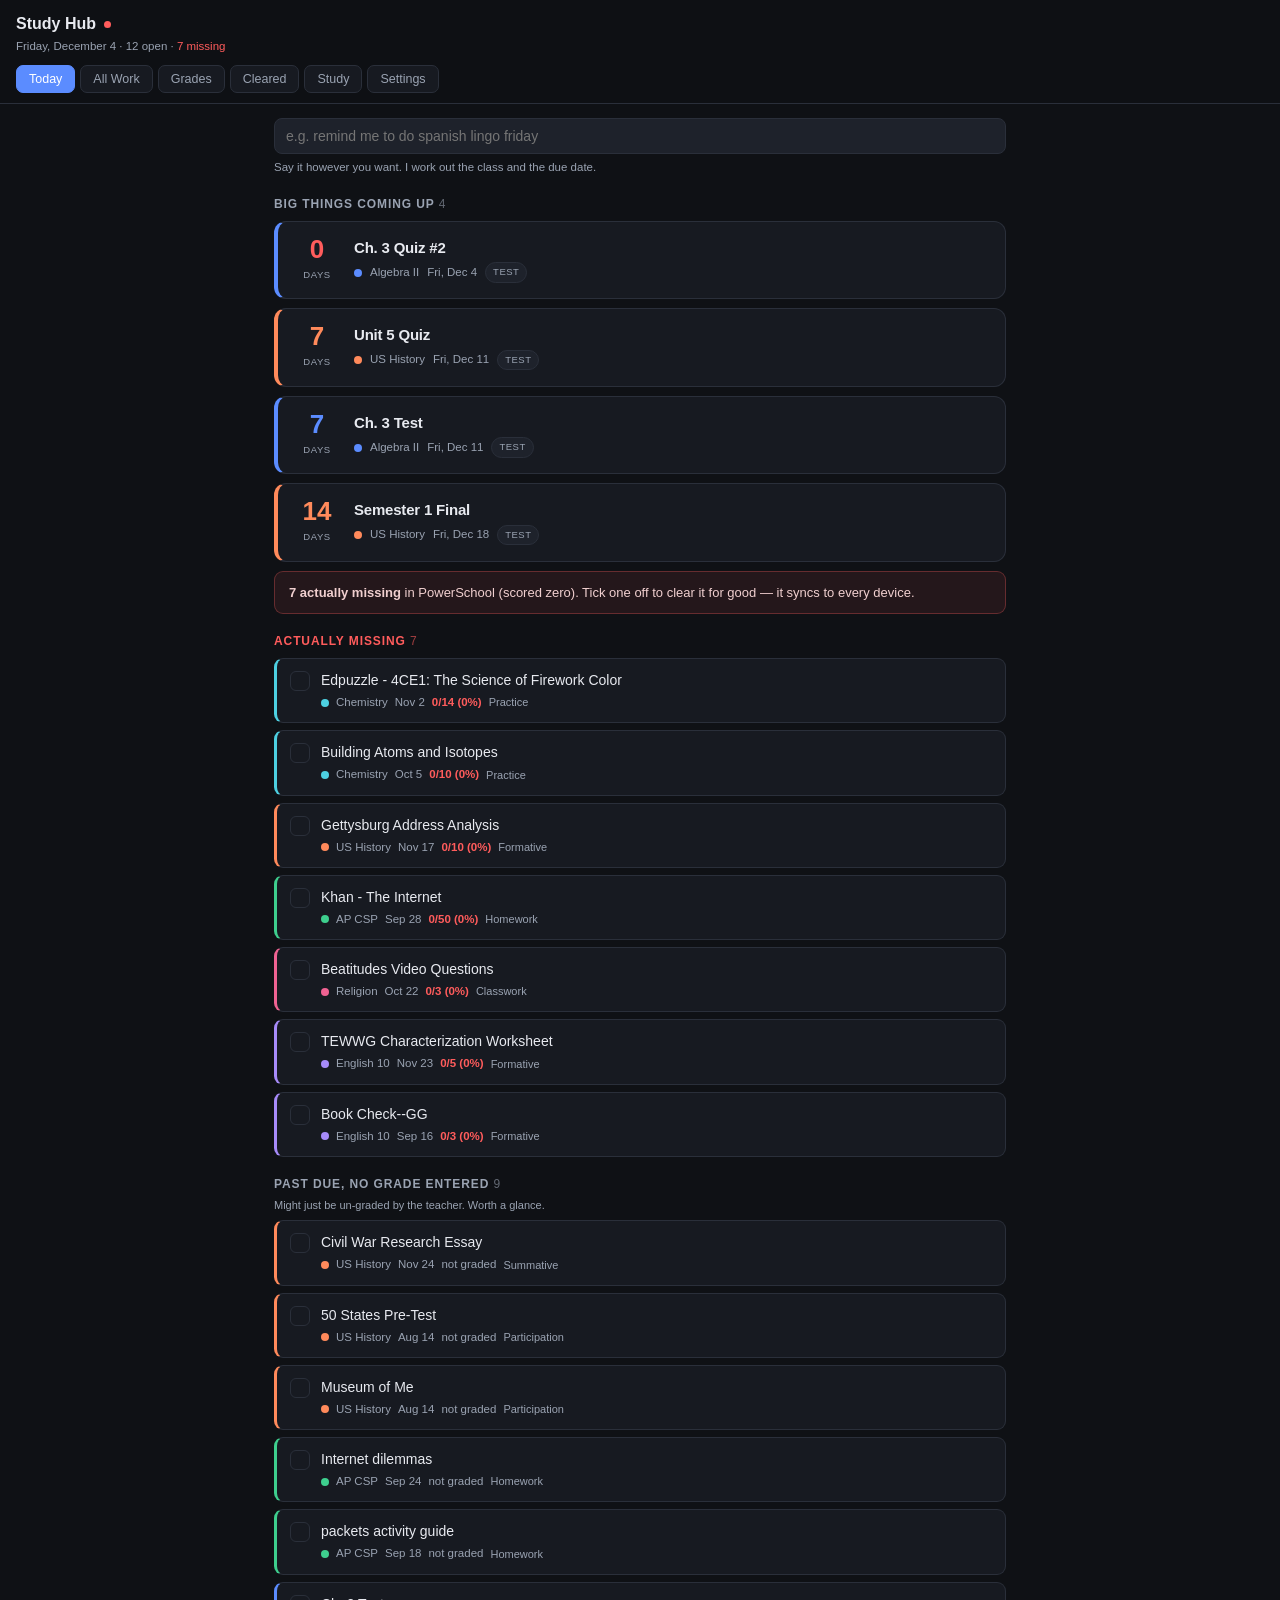
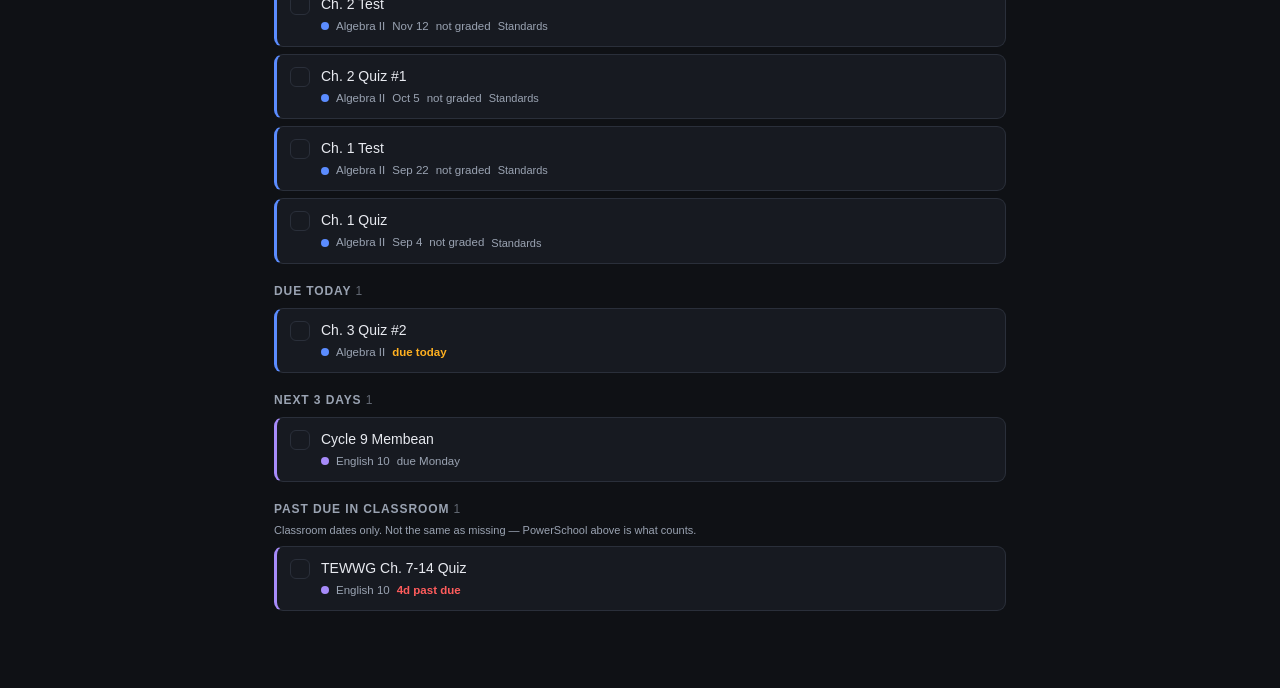
<file: index.html>
<!DOCTYPE html>
<html lang="en">
<head>
<meta charset="utf-8">
<meta name="viewport" content="width=device-width,initial-scale=1,viewport-fit=cover">
<meta name="apple-mobile-web-app-capable" content="yes">
<meta name="apple-mobile-web-app-status-bar-style" content="black-translucent">
<title>Study Hub</title>
<style>
:root{--bg:#0f1115;--panel:#171a21;--panel2:#1e222b;--line:#2a2f3a;--ink:#e8eaf0;--dim:#9aa3b2;
--accent:#5b8cff;--good:#3ecf8e;--warn:#ffb020;--bad:#ff5c5c;}
*{box-sizing:border-box}
body{margin:0;background:var(--bg);color:var(--ink);font:15px/1.5 -apple-system,BlinkMacSystemFont,"Segoe UI",sans-serif;-webkit-text-size-adjust:100%}
header{padding:calc(12px + env(safe-area-inset-top)) 16px 10px;border-bottom:1px solid var(--line);position:sticky;top:0;background:rgba(15,17,21,.97);backdrop-filter:blur(10px);z-index:30}
h1{margin:0;font-size:16px;display:flex;align-items:center;gap:8px}
.syncdot{width:7px;height:7px;border-radius:50%;background:var(--dim);transition:background .3s}
.syncdot.ok{background:var(--good)}.syncdot.busy{background:var(--warn)}.syncdot.err{background:var(--bad)}
.sub{color:var(--dim);font-size:11.5px;margin-top:2px}
nav{display:flex;gap:5px;margin-top:10px;overflow-x:auto}
nav::-webkit-scrollbar{display:none}
nav button{background:var(--panel);border:1px solid var(--line);color:var(--dim);padding:6px 12px;border-radius:7px;cursor:pointer;font-size:12.5px;font-weight:500;white-space:nowrap;flex-shrink:0}
nav button.on{background:var(--accent);border-color:var(--accent);color:#fff}
main{max-width:760px;margin:0 auto;padding:14px 14px calc(70px + env(safe-area-inset-bottom))}
.view{display:none}.view.on{display:block}
.card{background:var(--panel);border:1px solid var(--line);border-radius:11px;padding:14px 16px;margin-bottom:10px}
.card h3{margin:0 0 8px;font-size:14.5px}
.card p{margin:0 0 7px;color:#cdd4e0;font-size:13.5px}
a{color:var(--accent)}
.btn{display:inline-block;background:var(--panel2);border:1px solid var(--line);color:var(--ink);padding:7px 12px;border-radius:7px;font-size:13px;cursor:pointer;text-decoration:none;margin:3px 4px 0 0}
.btn:hover{border-color:var(--accent)}
.btn.primary{background:var(--accent);border-color:var(--accent);color:#fff}
.btn.sm{padding:4px 9px;font-size:12px}
.btn.danger{border-color:rgba(255,92,92,.5);color:#ffb3b3}
input,select,textarea{background:var(--panel2);border:1px solid var(--line);color:var(--ink);padding:9px 11px;border-radius:8px;font-size:14px;font-family:inherit;width:100%}
input:focus,select:focus,textarea:focus{outline:none;border-color:var(--accent)}
.addwrap{margin-bottom:12px}
.parsed{background:var(--panel);border:1px solid var(--accent);border-radius:10px;padding:12px 14px;margin-top:8px}
.parsed .r{display:flex;gap:8px;align-items:center;flex-wrap:wrap;margin-bottom:8px}
.parsed label{font-size:11px;color:var(--dim);text-transform:uppercase;letter-spacing:.5px}
.chip{display:inline-flex;align-items:center;gap:5px;background:var(--panel2);border:1px solid var(--line);border-radius:20px;padding:4px 11px;font-size:12px;color:var(--dim);margin:2px 3px 0 0}
.chip b{color:var(--ink)}
.dot{width:8px;height:8px;border-radius:50%;flex-shrink:0;display:inline-block}
.task{background:var(--panel);border:1px solid var(--line);border-left-width:3px;border-radius:9px;padding:11px 13px;margin-bottom:7px;display:flex;gap:11px;align-items:flex-start}
.task.overdue{background:rgba(255,92,92,.06)}
.task .cb{width:20px;height:20px;border-radius:6px;border:1.5px solid var(--line);flex-shrink:0;cursor:pointer;margin-top:1px;display:flex;align-items:center;justify-content:center;font-size:12px;color:transparent}
.task .cb:hover{border-color:var(--good)}
.task.done .cb{background:var(--good);border-color:var(--good);color:#0f1115}
.task.done .ttl{text-decoration:line-through;color:var(--dim)}
.task .body{flex:1;min-width:0}
.ttl{font-size:14px;font-weight:500;word-wrap:break-word}
.meta{font-size:11.5px;color:var(--dim);margin-top:3px;display:flex;gap:7px;flex-wrap:wrap;align-items:center}
.meta .due.od{color:var(--bad);font-weight:600}
.meta .due.today{color:var(--warn);font-weight:600}
.note2{font-size:11.5px;color:var(--warn);margin-top:3px;font-style:italic}
h2.sec{font-size:12px;text-transform:uppercase;letter-spacing:.9px;color:var(--dim);margin:18px 0 8px;font-weight:600}
h2.sec span{opacity:.6;font-weight:400}
table{width:100%;border-collapse:collapse;font-size:13px;margin-top:8px}
th,td{border:1px solid var(--line);padding:6px 9px;text-align:left}
th{background:var(--panel2);font-size:11px;text-transform:uppercase;letter-spacing:.4px;color:var(--dim)}
.empty{color:var(--dim);font-size:13.5px;text-align:center;padding:22px 10px}
.note{background:rgba(255,176,32,.09);border:1px solid rgba(255,176,32,.3);border-radius:9px;padding:11px 14px;margin-bottom:10px;font-size:13px;color:#e6d9bd}
.note.red{background:rgba(255,92,92,.09);border-color:rgba(255,92,92,.3);color:#f0cfcf}
.note.green{background:rgba(62,207,142,.09);border-color:rgba(62,207,142,.3);color:#c9ecdc}
.hintline{font-size:11.5px;color:var(--dim);margin-top:5px}
.big{background:var(--panel);border:1px solid var(--line);border-left-width:4px;border-radius:12px;
 padding:14px 16px;margin-bottom:9px;display:flex;gap:14px;align-items:center}
.big .cd{text-align:center;flex-shrink:0;min-width:46px}
.big .cd b{display:block;font-size:26px;line-height:1;font-weight:700}
.big .cd span{font-size:9.5px;text-transform:uppercase;letter-spacing:.6px;color:var(--dim)}
.big .bd{flex:1;min-width:0}
.big .bt{font-size:15px;font-weight:600;letter-spacing:-.2px}
.big .bm{font-size:11.5px;color:var(--dim);margin-top:3px;display:flex;gap:8px;flex-wrap:wrap;align-items:center}
.kindpill{font-size:9.5px;text-transform:uppercase;letter-spacing:.5px;padding:2px 7px;border-radius:20px;
 background:var(--panel2);border:1px solid var(--line)}
.clshead{display:flex;align-items:center;gap:8px;margin:20px 0 9px;font-size:12px;font-weight:600;
 text-transform:uppercase;letter-spacing:.9px}
.clsbar{flex:1;height:1px;background:var(--line)}
.tcard{background:var(--panel);border:1px solid var(--line);border-left-width:4px;border-radius:12px;
 padding:15px 17px;margin-bottom:10px}
.tcard h3{margin:0 0 3px;font-size:15px}
.tcard .tm{font-size:11.5px;color:var(--dim);margin-bottom:9px}
.tiny{font-size:11px;color:var(--dim)}
details summary{cursor:pointer;color:var(--accent);font-size:13px;font-weight:500;padding:3px 0}
</style>
</head>
<body>
<header>
  <h1>Study Hub <span class="syncdot" id="sdot" title="sync"></span></h1>
  <div class="sub" id="hdr">loading…</div>
  <nav>
    <button class="on" data-v="today">Today</button>
    <button data-v="all">All Work</button>
    <button data-v="grades">Grades</button>
    <button data-v="cleared">Cleared</button>
    <button data-v="study">Study</button>
    <button data-v="settings">Settings</button>
  </nav>
</header>
<main>
<section class="view on" id="today"></section>
<section class="view" id="all"></section>
<section class="view" id="grades"></section>
<section class="view" id="cleared"></section>
<section class="view" id="study"></section>
<section class="view" id="settings"></section>
</main>
<script>
/* ===================== CLOUD SYNC ===================== */
const SB_URL='https://qfgvtrifvgtttvlaspqn.supabase.co';
const SB_KEY='sb_publishable_H3HI2vdy2okpATAjXR75Kw_LcGHFblP';
const SB_ROW='james';
const H=()=>({apikey:SB_KEY,Authorization:'Bearer '+SB_KEY,'Content-Type':'application/json'});
let DATA={classes:[],assignments:[],powerschool:[],grades:[],generated:null};
/* the one synced document */
let S={dismissed:{},tasks:[],alias:{}};
const cacheGet=()=>{try{return JSON.parse(localStorage.getItem('hub.cache'))}catch(e){return null}};
const cacheSet=()=>localStorage.setItem('hub.cache',JSON.stringify(S));
function dot(c){const d=document.getElementById('sdot');d.className='syncdot '+c}
function mergeState(a,b){
  const out={dismissed:{...(a.dismissed||{}),...(b.dismissed||{})},alias:{...(a.alias||{}),...(b.alias||{})},tasks:[]};
  const seen={};[...(a.tasks||[]),...(b.tasks||[])].forEach(t=>{if(!seen[t.id]){seen[t.id]=1;out.tasks.push(t)}});
  return out;
}
async function pull(){
  dot('busy');
  try{
    const r=await fetch(SB_URL+'/rest/v1/hub_state?id=eq.'+SB_ROW+'&select=data',{headers:H(),cache:'no-store'});
    if(!r.ok)throw new Error(r.status);
    const j=await r.json();
    const remote=(j[0]&&j[0].data)||{};
    S=mergeState(S,remote);
    cacheSet();dot('ok');return true;
  }catch(e){dot('err');return false}
}
let pushT=null;
function push(){
  clearTimeout(pushT);dot('busy');cacheSet();
  pushT=setTimeout(async()=>{
    try{
      const r=await fetch(SB_URL+'/rest/v1/hub_state?on_conflict=id',{method:'POST',
        headers:{...H(),Prefer:'resolution=merge-duplicates,return=minimal'},
        body:JSON.stringify({id:SB_ROW,data:S,updated_at:new Date().toISOString()})});
      dot(r.ok?'ok':'err');
    }catch(e){dot('err')}
  },700);
}

/* ===================== UTIL ===================== */
const uid=()=>Math.random().toString(36).slice(2,9);
const K=t=>(t.cls||'Personal')+'|'+t.title;            /* stable key, survives id renumbering */
const isCleared=t=>!!S.dismissed[K(t)];
function startOfDay(d){return new Date(d.getFullYear(),d.getMonth(),d.getDate())}
function dayDiff(due){if(!due)return null;return Math.round((startOfDay(new Date(due))-startOfDay(new Date()))/864e5)}
function dueLabel(due){
  if(!due)return{txt:'no due date',cls:''};
  const n=dayDiff(due),d=new Date(due);
  const time=(d.getHours()!==23||d.getMinutes()!==59)?' '+d.toLocaleTimeString([],{hour:'numeric',minute:'2-digit'}):'';
  if(n<0)return{txt:Math.abs(n)+'d past due',cls:'od'};
  if(n===0)return{txt:'due today'+time,cls:'today'};
  if(n===1)return{txt:'due tomorrow'+time,cls:'today'};
  if(n<7)return{txt:'due '+d.toLocaleDateString([],{weekday:'long'})+time,cls:''};
  return{txt:'due '+d.toLocaleDateString([],{month:'short',day:'numeric'}),cls:''};
}
function colorOf(n){const c=DATA.classes.find(c=>c.name===n);return c?c.color:'#6b7280'}
function esc(s){return String(s==null?'':s).replace(/[&<>"]/g,c=>({'&':'&amp;','<':'&lt;','>':'&gt;','"':'&quot;'}[c]))}
function allTasks(){return [...DATA.assignments.map(a=>({...a,src:'classroom'})),...S.tasks.map(t=>({...t,src:'mine'}))]}
function psAll(){return (DATA.powerschool||[])}
function psB(b){return psAll().filter(p=>p.bucket===b&&!isCleared(p))}

function clear_(t,note){
  const k=K(t);
  if(S.dismissed[k])delete S.dismissed[k];
  else S.dismissed[k]={at:new Date().toISOString(),note:note||null,cls:t.cls,title:t.title};
  push();refresh();
}

/* ===================== NL PARSER ===================== */
const LEAD=/^(please\s+)?(remind me(?: to)?|remember(?: to)?|don'?t forget(?: to)?|dont forget(?: to)?|i need to|i have to|i gotta|gotta|need to|have to|make sure i|add task|add|todo:?|to ?do:?|new task)\s+/i;
const KINDW=[[/\b(test|exam|quiz|prueba)\b/i,'test'],[/\b(read|annotat|chapter|ch\.|novel|gatsby)\b/i,'reading'],
 [/\b(lab|experiment)\b/i,'lab'],[/\b(cyu|check for understanding|problem set)\b/i,'cyu'],
 [/\b(video|watch|khan|crash course)\b/i,'video'],[/\b(slide|presentation|project|essay|paper|write)\b/i,'project'],
 [/\b(membean|grammar ?flip|lingt|duolingo|lingo|conjuguemos|blooket|gimkit|drill|vocab)\b/i,'drill']];
const WD=['sunday','monday','tuesday','wednesday','thursday','friday','saturday'];
const MO=['january','february','march','april','may','june','july','august','september','october','november','december'];
const rx=s=>s.replace(/[.*+?^${}()|[\]\\]/g,'\\$&');
function parse(raw){
  let s=raw.trim().replace(LEAD,'').trim();const orig=s;
  let due=null,dueTxt=null,cls=null,m;
  const set=(d,l)=>{d.setHours(23,59,0,0);due=d;dueTxt=l};
  if(/\b(today|tonight)\b/i.test(s)){set(new Date(),'today');s=s.replace(/\b(today|tonight)\b/ig,' ')}
  else if(/\btomorrow\b/i.test(s)){const d=new Date();d.setDate(d.getDate()+1);set(d,'tomorrow');s=s.replace(/\btomorrow\b/ig,' ')}
  else if((m=s.match(/\bin (\d{1,2}) days?\b/i))){const d=new Date();d.setDate(d.getDate()+ +m[1]);set(d,'in '+m[1]+' days');s=s.replace(m[0],' ')}
  else if(/\bnext week\b/i.test(s)){const d=new Date();d.setDate(d.getDate()+7);set(d,'next week');s=s.replace(/\bnext week\b/ig,' ')}
  else if((m=s.match(new RegExp('\\b(?:by |on |due |this )?('+WD.join('|')+')\\b','i')))){
    const t=WD.indexOf(m[1].toLowerCase()),d=new Date();let a=(t-d.getDay()+7)%7;if(a===0)a=7;
    d.setDate(d.getDate()+a);set(d,m[1]);s=s.replace(m[0],' ')}
  else if((m=s.match(new RegExp('\\b(?:by |on |due )?('+MO.map(x=>x.slice(0,3)).join('|')+')[a-z]*\\.?\\s+(\\d{1,2})\\b','i')))){
    const mi=MO.findIndex(x=>x.startsWith(m[1].toLowerCase()));
    const d=new Date((new Date()).getFullYear(),mi,+m[2]);
    if(d<startOfDay(new Date()))d.setFullYear(d.getFullYear()+1);set(d,m[1]+' '+m[2]);s=s.replace(m[0],' ')}
  else if((m=s.match(/\b(?:by |on |due )?(\d{1,2})\/(\d{1,2})\b/))){
    const d=new Date((new Date()).getFullYear(),+m[1]-1,+m[2]);
    if(d<startOfDay(new Date()))d.setFullYear(d.getFullYear()+1);set(d,m[1]+'/'+m[2]);s=s.replace(m[0],' ')}
  let best=null,hint=null;
  for(const k in S.alias){if(new RegExp('\\b'+rx(k),'i').test(s)&&(!best||k.length>best.k.length))best={k,name:S.alias[k]}}
  DATA.classes.forEach(c=>{
    [...(c.aliases||[]),c.name.toLowerCase()].forEach(a=>{
      if(new RegExp('\\b'+rx(a),'i').test(s)&&(!best||a.length>best.k.length))best={k:a,name:c.name}});
    (c.hints||[]).forEach(hn=>{if(new RegExp('\\b'+rx(hn),'i').test(s)&&!hint)hint={k:hn,name:c.name}});});
  if(best){cls=best.name;s=s.replace(new RegExp('\\b'+rx(best.k),'ig'),' ')}
  else if(hint)cls=hint.name;
  let kind='worksheet';for(const [re,k] of KINDW)if(re.test(orig)){kind=k;break}
  if(!cls){const cs=[...new Set(DATA.assignments.filter(a=>a.kind===kind).map(a=>a.cls))];if(cs.length===1)cls=cs[0]}
  let title=s.replace(/\b(do|the|my|a|an|for|class|hw|homework|assignment|stuff|work|and|some)\b/ig,' ').replace(/\s+/g,' ').trim();
  if(title.replace(/[^a-z0-9]/ig,'').length<2)title=orig.replace(/\s+/g,' ').trim();
  title=title.charAt(0).toUpperCase()+title.slice(1);
  const STOP=new Set(['the','for','and','you','your','are','with','this','that','from','have','about','into','out','get','all','any','can','does','need','want','finish','study','due','next','week','day','days']);
  const words=orig.toLowerCase().split(/\W+/).filter(w=>w.length>2&&!STOP.has(w));
  let match=null,bs=0;
  allTasks().filter(t=>!isCleared(t)&&t.src==='classroom').forEach(a=>{
    const at=a.title.toLowerCase();let sc=words.filter(w=>at.includes(w)).length;
    if(sc===0)return;if(cls&&a.cls===cls)sc+=0.6;else if(cls)sc-=0.6;
    if(sc>bs){bs=sc;match=a}});
  if(bs<1.5)match=null;
  return{title,cls,due,dueTxt,kind,match,raw:orig};
}

/* ===================== ROWS ===================== */
function row(t,o){
  o=o||{};const dl=dueLabel(t.due),col=colorOf(t.cls),cleared=isCleared(t),d=S.dismissed[K(t)];
  return '<div class="task'+(cleared?' done':'')+((dl.cls==='od'&&!cleared&&!o.soft)?' overdue':'')+'" style="border-left-color:'+col+'">'
   +'<div class="cb" onclick="clearPrompt(\''+esc(K(t)).replace(/'/g,"\\'")+'\')">&#10003;</div><div class="body">'
   +'<div class="ttl">'+esc(t.title)+'</div><div class="meta">'
   +'<span class="dot" style="background:'+col+'"></span>'+esc(t.cls||'Personal')
   +'<span class="due '+dl.cls+'">'+dl.txt+'</span>'
   +(t.src==='mine'?'<span class="tiny">yours</span>':'')
   +'</div>'+(cleared&&d&&d.note?'<div class="note2">'+esc(d.note)+'</div>':'')+'</div></div>';
}
function psRow(p,o){
  o=o||{};const col=colorOf(p.cls),cleared=isCleared(p),d=S.dismissed[K(p)];
  const sc=p.score===null?'not graded':p.score+'/'+p.possible+(p.pct!==null?' ('+Math.round(p.pct)+'%)':'');
  return '<div class="task'+(cleared?' done':'')+'" style="border-left-color:'+col+'">'
   +(o.nocheck?'':'<div class="cb" onclick="clearPrompt(\''+esc(K(p)).replace(/'/g,"\\'")+'\')">&#10003;</div>')
   +'<div class="body"><div class="ttl">'+esc(p.title)+'</div><div class="meta">'
   +'<span class="dot" style="background:'+col+'"></span>'+esc(p.cls)
   +'<span>'+(p.due?new Date(p.due+'T12:00').toLocaleDateString([],{month:'short',day:'numeric'}):'no date')+'</span>'
   +'<span'+(p.bucket==='zero'?' class="due od"':'')+'>'+sc+'</span>'
   +(p.cat?'<span class="tiny">'+esc(p.cat)+'</span>':'')
   +'</div>'+(cleared&&d&&d.note?'<div class="note2">'+esc(d.note)+'</div>':'')+'</div></div>';
}
function findByKey(k){
  return allTasks().find(t=>K(t)===k)||psAll().find(p=>K(p)===k);
}
function clearPrompt(k){
  const t=findByKey(k);if(!t)return;
  if(S.dismissed[k]){delete S.dismissed[k];push();refresh();return}
  const why=prompt('Clear "'+t.title+'".\n\nOptional note for future you (why it was a zero, what you did about it):','');
  if(why===null)return;
  S.dismissed[k]={at:new Date().toISOString(),note:why.trim()||null,cls:t.cls,title:t.title};
  push();refresh();
}

/* ===================== VIEWS ===================== */
function addBar(){return '<div class="addwrap"><input id="nl" placeholder="e.g. remind me to do spanish lingo friday" autocomplete="off">'
 +'<div class="hintline">Say it however you want. I work out the class and the due date.</div><div id="preview"></div></div>'}
function wireAdd(){
  const i=document.getElementById('nl');if(!i)return;
  i.oninput=()=>{const v=i.value.trim(),p=document.getElementById('preview');
    if(v.length<3){p.innerHTML='';window.__p=null;return}
    const r=parse(v);window.__p=r;
    p.innerHTML='<div class="parsed"><div class="r"><span class="chip"><span class="dot" style="background:'+colorOf(r.cls)+'"></span><b>'+esc(r.title)+'</b></span></div>'
     +'<div class="r"><label>Class</label><select id="pcls" style="width:auto"><option value="">Personal</option>'
     +DATA.classes.map(c=>'<option'+(c.name===r.cls?' selected':'')+'>'+c.name+'</option>').join('')+'</select>'
     +'<label>Due</label><input id="pdue" type="date" style="width:auto" value="'+(r.due?isoDate(r.due):'')+'"></div>'
     +'<div class="tiny">'+(r.cls?'Class picked up from what you typed. ':'No class spotted &mdash; choose one and I\'ll remember that word. ')
     +(r.due?'Due '+r.dueTxt+'.':'No date found.')
     +(r.match?'<br><b style="color:var(--warn)">Careful: looks like "'+esc(r.match.title)+'" ('+esc(r.match.cls)+'), already in Classroom.</b>':'')+'</div>'
     +'<div style="margin-top:9px"><button class="btn primary sm" onclick="commit()">Add it</button></div></div>'};
  i.onkeydown=e=>{if(e.key==='Enter'&&window.__p)commit()};
}
function isoDate(d){const x=new Date(d);return x.getFullYear()+'-'+String(x.getMonth()+1).padStart(2,'0')+'-'+String(x.getDate()).padStart(2,'0')}
function commit(){
  const r=window.__p;if(!r)return;
  const se=document.getElementById('pcls'),de=document.getElementById('pdue');
  const cls=se?se.value:r.cls;let due=null;
  if(de&&de.value)due=new Date(de.value+'T23:59:00').toISOString();
  if(cls&&cls!==r.cls){const w=r.title.toLowerCase().split(/\s+/).filter(x=>x.length>3)[0];if(w)S.alias[w]=cls}
  S.tasks.push({id:uid(),title:r.title,cls:cls||null,due,kind:r.kind,created:new Date().toISOString()});
  push();document.getElementById('nl').value='';document.getElementById('preview').innerHTML='';window.__p=null;refresh();
}

function trainerFor(t){
  return (DATA.trainers||[]).find(x=>x.cls===t.cls&&!x.past&&(!x.title||x.title===t.title))||null;
}
function bigRow(t){
  const col=colorOf(t.cls),n=dayDiff(t.due),d=new Date(t.due);
  const tr=trainerFor(t);
  return '<div class="big" style="border-left-color:'+col+'">'
   +'<div class="cd"><b style="color:'+(n<=1?'var(--bad)':n<=3?'var(--warn)':col)+'">'+n+'</b><span>'+(n===1?'day':'days')+'</span></div>'
   +'<div class="bd"><div class="bt">'+esc(t.title)+'</div><div class="bm">'
   +'<span class="dot" style="background:'+col+'"></span>'+esc(t.cls)
   +'<span>'+d.toLocaleDateString([],{weekday:'short',month:'short',day:'numeric'})+'</span>'
   +'<span class="kindpill">'+esc(t.kind)+'</span></div></div>'
   +(tr?'<a class="btn sm" href="'+tr.file+'">Study</a>':'')
   +'</div>';
}
function renderToday(){
  const t=allTasks().filter(x=>!isCleared(x));
  const od=t.filter(x=>x.due&&dayDiff(x.due)<0).sort((a,b)=>new Date(a.due)-new Date(b.due));
  const td=t.filter(x=>x.due&&dayDiff(x.due)===0);
  const soon=t.filter(x=>x.due&&dayDiff(x.due)>0&&dayDiff(x.due)<=3).sort((a,b)=>new Date(a.due)-new Date(b.due));
  const zero=psB('zero');
  const ung=psB('ungraded').filter(p=>p.due&&new Date(p.due+'T12:00')<new Date());
  /* big-ticket items first: tests and projects inside the next two weeks */
  const bigs=allTasks().filter(x=>!isCleared(x)&&(x.kind==='test'||x.kind==='project')&&x.due
      &&dayDiff(x.due)>=0&&dayDiff(x.due)<=14)
    .sort((a,b)=>new Date(a.due)-new Date(b.due));
  let h=addBar();
  if(bigs.length){
    h+='<h2 class="sec">Big things coming up <span>'+bigs.length+'</span></h2>'
      +bigs.map(bigRow).join('');
  }
  if(zero.length)h+='<div class="note red"><b>'+zero.length+' actually missing</b> in PowerSchool (scored zero). Tick one off to clear it for good &mdash; it syncs to every device.</div>';
  else h+='<div class="note green">Nothing scored zero in PowerSchool right now.</div>';
  if(zero.length)h+='<h2 class="sec" style="color:var(--bad)">Actually missing <span>'+zero.length+'</span></h2>'+zero.map(p=>psRow(p)).join('');
  if(ung.length)h+='<h2 class="sec">Past due, no grade entered <span>'+ung.length+'</span></h2>'
    +'<div class="tiny" style="margin:-4px 0 7px">Might just be un-graded by the teacher. Worth a glance.</div>'+ung.map(p=>psRow(p)).join('');
  h+='<h2 class="sec">Due today <span>'+td.length+'</span></h2>'+(td.length?td.map(x=>row(x)).join(''):'<div class="empty">Nothing due today.</div>');
  h+='<h2 class="sec">Next 3 days <span>'+soon.length+'</span></h2>'+(soon.length?soon.map(x=>row(x)).join(''):'<div class="empty">Clear.</div>');
  h+='<h2 class="sec">Past due in Classroom <span>'+od.length+'</span></h2>'
   +'<div class="tiny" style="margin:-4px 0 7px">Classroom dates only. Not the same as missing &mdash; PowerSchool above is what counts.</div>'
   +(od.length?od.map(x=>row(x,{soft:1})).join(''):'<div class="empty">Nothing past due.</div>');
  document.getElementById('today').innerHTML=h;wireAdd();
}
function renderAll(){
  const open=allTasks().filter(x=>!isCleared(x)).sort((a,b)=>{if(!a.due)return 1;if(!b.due)return -1;return new Date(a.due)-new Date(b.due)});
  const by={};open.forEach(x=>{const k=x.cls||'Personal';(by[k]=by[k]||[]).push(x)});
  let h=addBar()+'<h2 class="sec">Open <span>'+open.length+'</span></h2>';
  Object.keys(by).sort().forEach(c=>{h+='<h2 class="sec" style="color:'+colorOf(c)+'">'+esc(c)+' <span>'+by[c].length+'</span></h2>'+by[c].map(x=>row(x)).join('')});
  document.getElementById('all').innerHTML=h;wireAdd();
}
function renderGrades(){
  const G=DATA.grades||[];
  const ord={'A+':0,'A':1,'A-':2,'B+':3,'B':4,'B-':5,'C+':6,'C':7,'C-':8,'D+':9,'D':10,'D-':11,'F':12};
  const sorted=G.slice().sort((a,b)=>(ord[b.letter]??6)-(ord[a.letter]??6));
  let h='<div class="card"><h3>Current grades</h3><table><tr><th>Class</th><th>Grade</th><th></th></tr>'
   +sorted.map(g=>{const bad=['D+','D','D-','F','C-','C','C+'].includes(g.letter);
     return '<tr><td><span class="dot" style="background:'+colorOf(g.cls)+'"></span> '+esc(g.cls)+'</td>'
      +'<td><b style="color:'+(bad?'var(--bad)':'var(--good)')+'">'+esc(g.letter)+'</b> '+(g.pct!==null?(g.scale==='points'?g.pct+' pts':g.pct+'%'):'')+'</td>'
      +'<td><a class="tiny" target="_blank" href="https://brebeuf.powerschool.com/guardian/scores.html?frn='+g.frn+'&begdate=08/10/2026&enddate=12/18/2026&fg=S1&schoolid=1000003360">open</a></td></tr>'}).join('')
   +'</table><p class="tiny" style="margin-top:8px">Algebra II is on a points scale, not a percent.</p></div>';
  const low=psB('lowscore');
  if(low.length)h+='<div class="card"><h3>Scores under 60%</h3><p class="tiny">Not missing. You turned these in, they went badly. This is what is actually holding the grade down.</p></div>'+low.map(p=>psRow(p,{nocheck:1})).join('');
  const ff=psAll().filter(p=>p.bucket==='falseflag');
  if(ff.length)h+='<div class="card"><h3>Flagged missing but full credit <span class="tiny">('+ff.length+')</span></h3>'
   +'<p>These show the missing icon in PowerSchool but are scored 100%. The flag was never cleared. <b>You do not owe anything here.</b> All in '+esc([...new Set(ff.map(x=>x.cls))].join(', '))+'.</p>'
   +'<details><summary>Show all '+ff.length+'</summary>'+ff.map(p=>psRow(p,{nocheck:1})).join('')+'</details></div>';
  h+='<div class="card"><h3>How "missing" is decided</h3><ul style="margin:4px 0 0;padding-left:18px;color:#cdd4e0;font-size:13.5px">'
   +'<li><b>Scored 0</b> &rarr; actually missing</li><li><b>Flag + full credit</b> &rarr; ignored, teacher error</li>'
   +'<li><b>Flag + partial credit</b> &rarr; ignored, you turned it in</li><li><b>Past due, no score</b> &rarr; shown as "check this"</li>'
   +'<li>Classroom\'s Missing tab is <b>not used</b></li></ul></div>';
  document.getElementById('grades').innerHTML=h;
}
function renderCleared(){
  const ks=Object.keys(S.dismissed).sort((a,b)=>new Date(S.dismissed[b].at)-new Date(S.dismissed[a].at));
  let h='<div class="card"><h3>Cleared items</h3><p>Things you ticked off. They stay hidden even when PowerSchool keeps reporting them, on every device. Tap one to bring it back.</p></div>';
  if(!ks.length)h+='<div class="empty">Nothing cleared yet.</div>';
  ks.forEach(k=>{const d=S.dismissed[k];
    h+='<div class="task done" style="border-left-color:'+colorOf(d.cls)+'">'
     +'<div class="cb" onclick="clearPrompt(\''+esc(k).replace(/'/g,"\\'")+'\')">&#10003;</div><div class="body">'
     +'<div class="ttl">'+esc(d.title||k)+'</div><div class="meta"><span class="dot" style="background:'+colorOf(d.cls)+'"></span>'+esc(d.cls||'Personal')
     +'<span>cleared '+new Date(d.at).toLocaleDateString([],{month:'short',day:'numeric'})+'</span></div>'
     +(d.note?'<div class="note2">'+esc(d.note)+'</div>':'')+'</div></div>'});
  document.getElementById('cleared').innerHTML=h;
}
function renderStudy(){
  const tests=allTasks().filter(x=>!isCleared(x)&&x.kind==='test'&&x.due&&dayDiff(x.due)>=0)
    .sort((a,b)=>new Date(a.due)-new Date(b.due));
  let sh='<h2 class="sec">Upcoming tests <span>'+tests.length+'</span></h2>';
  sh+= tests.length? tests.map(function(t){
      const col=colorOf(t.cls),n=dayDiff(t.due),tr=trainerFor(t);
      return '<div class="tcard" style="border-left-color:'+col+'">'
       +'<h3>'+esc(t.title)+'</h3><div class="tm">'+esc(t.cls)+' &middot; '
       +new Date(t.due).toLocaleDateString([],{weekday:'long',month:'long',day:'numeric'})
       +' &middot; '+(n===0?'today':n===1?'tomorrow':'in '+n+' days')+'</div>'
       +(tr?'<a class="btn primary sm" href="'+tr.file+'">Open '+esc(tr.label)+' trainer</a>'
           :'<span class="tiny">No trainer built for this one yet &mdash; ask me and I\'ll make one.</span>')
       +'</div>'}).join('')
    : '<div class="empty">No tests scheduled.</div>';
  const usedTr=tests.map(trainerFor).filter(Boolean);
  const other=(DATA.trainers||[]).filter(function(x){return !x.past&&usedTr.indexOf(x)<0});
  if(other.length)sh+='<h2 class="sec">Trainers without a test date yet <span>'+other.length+'</span></h2>'+other.map(function(x){
    return '<div class="tcard" style="border-left-color:'+colorOf(x.cls)+'">'
     +'<h3>'+esc(x.cls)+'</h3><div class="tm">'+esc(x.label)+' &middot; '+x.terms+' terms</div>'
     +'<a class="btn primary sm" href="'+x.file+'">Open trainer</a></div>'}).join('');
  const past=(DATA.trainers||[]).filter(function(x){return x.past});
  if(past.length)sh+='<h2 class="sec">Past trainers</h2>'+past.map(function(x){
    return '<div class="tcard" style="border-left-color:'+colorOf(x.cls)+';opacity:.75">'
     +'<h3>'+esc(x.cls)+'</h3><div class="tm">'+esc(x.label)+' &middot; '+x.terms+' terms</div>'
     +'<a class="btn sm" href="'+x.file+'">Still open it</a></div>'}).join('');
  sh+='<h2 class="sec">Jump to a class</h2><div class="card">'
   +DATA.classes.map(c=>'<a class="btn sm" target="_blank" href="https://classroom.google.com/c/'+c.id+'"><span class="dot" style="background:'+c.color+'"></span> '+esc(c.name)+'</a>').join('')
   +'</div>';
  document.getElementById('study').innerHTML=sh;
}
function renderSettings(){
  const ks=Object.keys(S.alias);
  document.getElementById('settings').innerHTML=
   '<div class="card"><h3>Sync</h3><p>Tasks and cleared items live in a shared database, so your Mac and your phone see the same thing. The dot next to the title is green when synced.</p>'
   +'<button class="btn" onclick="pull().then(refresh)">Pull now</button><span class="tiny" id="syncinfo"></span></div>'
   +'<div class="card"><h3>Data freshness</h3><p class="tiny">Classroom + PowerSchool last refreshed: <b>'+(DATA.generated?new Date(DATA.generated).toLocaleString():'unknown')+'</b><br>Refreshes automatically at 6:30 AM and 4:30 PM.</p></div>'
   +'<div class="card"><h3>Learned words</h3><p class="tiny">When you correct a class, the word is remembered.</p><div>'+(ks.length?ks.map(k=>'<span class="chip"><b>'+esc(k)+'</b> &rarr; '+esc(S.alias[k])+'</span>').join(''):'<span class="tiny">None yet.</span>')+'</div></div>'
   +'<div class="card"><h3>Reset</h3><button class="btn danger" onclick="if(confirm(\'Erase all your tasks and cleared items everywhere?\')){S={dismissed:{},tasks:[],alias:{}};push();refresh()}">Erase synced data</button></div>';
}

/* ===================== BOOT ===================== */
function go(v){document.querySelectorAll('nav button').forEach(x=>x.classList.toggle('on',x.dataset.v===v));
  document.querySelectorAll('.view').forEach(x=>x.classList.toggle('on',x.id===v));
  if(v==='grades')renderGrades();if(v==='cleared')renderCleared();if(v==='settings')renderSettings();if(v==='study')renderStudy();
  window.scrollTo(0,0)}
document.querySelectorAll('nav button').forEach(b=>b.onclick=()=>go(b.dataset.v));
function refresh(){
  renderToday();renderAll();
  const active=document.querySelector('.view.on');
  if(active){if(active.id==='grades')renderGrades();if(active.id==='cleared')renderCleared();if(active.id==='settings')renderSettings();if(active.id==='study')renderStudy()}
  const open=allTasks().filter(x=>!isCleared(x)).length,miss=psB('zero').length;
  document.getElementById('hdr').innerHTML=new Date().toLocaleDateString(undefined,{weekday:'long',month:'long',day:'numeric'})
   +' &middot; '+open+' open'+(miss?' &middot; <span style="color:var(--bad)">'+miss+' missing</span>':' &middot; <span style="color:var(--good)">nothing missing</span>');
}
async function boot(){
  const c=cacheGet();if(c)S=mergeState(S,c);
  try{DATA=await (await fetch('data.json?t='+Date.now(),{cache:'no-store'})).json()}
  catch(e){document.getElementById('today').innerHTML='<div class="note red">Could not load data.json.</div>';return}
  refresh();await pull();refresh();
}
document.addEventListener('visibilitychange',()=>{if(!document.hidden)pull().then(refresh)});
window.addEventListener('focus',()=>pull().then(refresh));
setInterval(()=>{if(!document.hidden)pull().then(refresh)},120000);
boot();
</script>
</body>
</html>
</file>
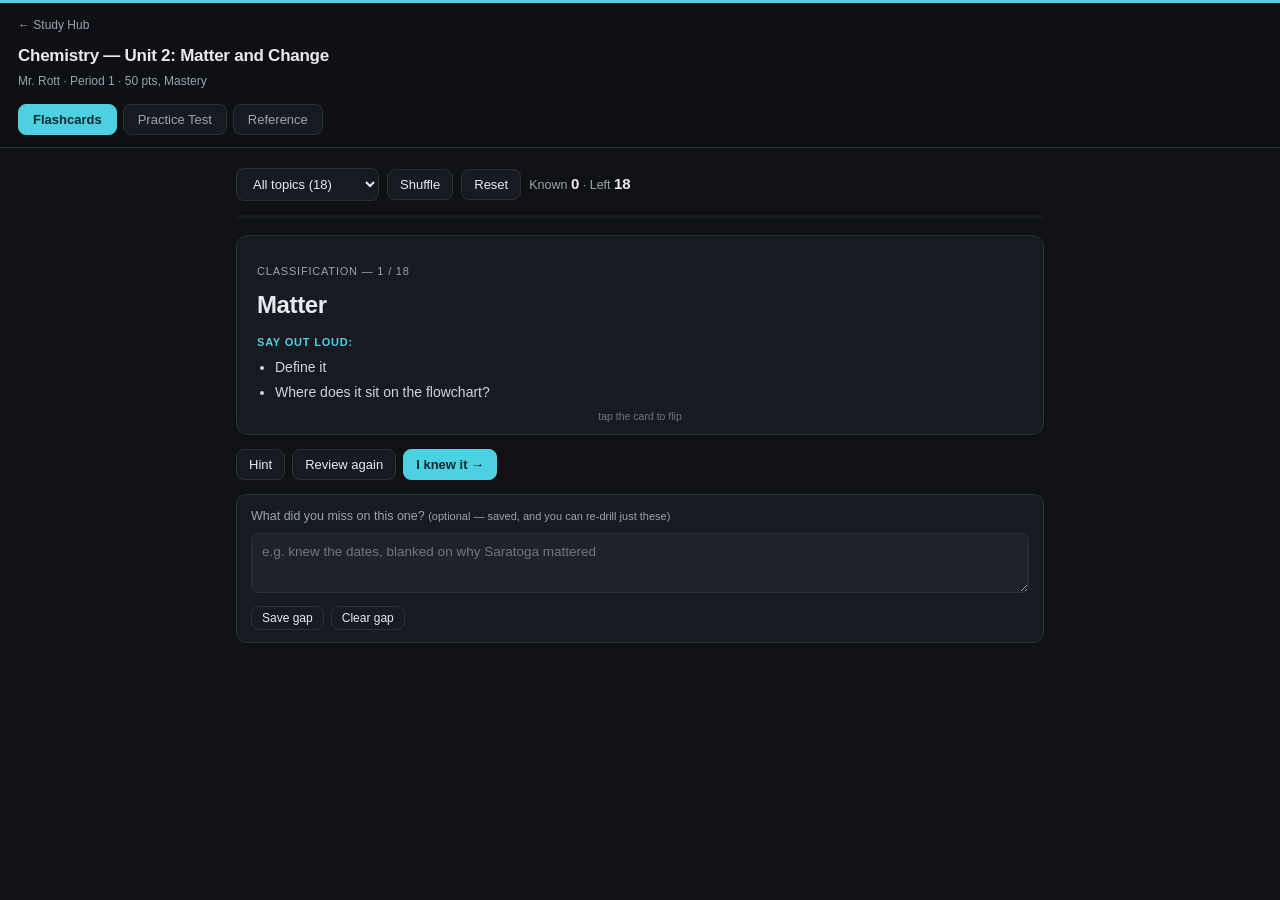
<file: chem.html>
<!DOCTYPE html>
<html lang="en">
<head>
<meta charset="utf-8">
<meta name="viewport" content="width=device-width,initial-scale=1,viewport-fit=cover">
<meta name="apple-mobile-web-app-capable" content="yes">
<meta name="apple-mobile-web-app-status-bar-style" content="black-translucent">
<title>Chemistry Unit 2 - Matter and Change</title>
<link rel="stylesheet" href="trainer.css?v=1">
<style>:root{--accent:#4dd0e1;--accent-ink:#062a30}</style>
</head>
<body>
<header>
  <a class="back" href="index.html">&larr; Study Hub</a>
  <h1>Chemistry &mdash; Unit 2: Matter and Change</h1>
  <div class="sub">Mr. Rott &middot; Period 1 &middot; 50 pts, Mastery</div>
  <nav>
    <button class="on" data-v="fc">Flashcards</button>
    <button data-v="qz">Practice Test</button>
    <button data-v="ref">Reference</button>
  </nav>
</header>
<main>
<section class="view on" id="fc"><div id="fcHost"></div></section>
<section class="view" id="qz"><div id="qzHost"></div></section>
<section class="view" id="ref"></section>
</main>
<script src="flash.js?v=7"></script>
<script>
const $=id=>document.getElementById(id);
const CAT={
"Matter":"class","Pure Substance":"class","Mixture":"class","Element":"class","Compound":"class",
"Homogeneous Mixture":"class","Heterogeneous Mixture":"class","Phase":"class",
"Atom vs. Element":"particle","Molecule vs. Compound":"particle","Reading Chemical Formulas":"particle","Chemical Bond":"particle",
"Physical Separation":"process","Chemical Separation":"process","Law of Conservation of Mass":"process",
"Open vs. Closed System":"process","Alka Seltzer Reaction":"process","Why the closed bottle loses mass when opened":"process",
"Pax Romana":"rome","Roman Roads and Communication":"rome","Latin vs. Greek":"rome","Roman Citizenship":"rome",
"Slavery in the Empire":"rome","Urbanization / The Cities":"rome","Rome's show of authority":"rome","Emperors who persecuted Christians":"rome",
"Pompey's Conquest (63 B.C.)":"judea","Herod the Great":"judea","Roman Governors":"judea","Pontius Pilate":"judea",
"First Jewish Revolt":"judea","Hebrew Bible Canon":"judea",
"The Temple (history)":"worship","Holy Place vs. Holy of Holies":"worship","Synagogues":"worship","The Imperial Cult":"worship",
"Sadducees":"sect","Pharisees":"sect","Zealots":"sect","Essenes":"sect","Samaritans":"sect","Diaspora Jews":"sect"
};
const ASK={
"Matter":["Define it","Where does it sit on the flowchart?"],
"Pure Substance":["What is true of ALL its particles","Its two sub-types","Homogeneous or heterogeneous?"],
"Mixture":["How many particle types","Bonded or not?","How do you separate it?","How is it written in a formula?"],
"Element":["How many atom types","Roughly how many exist","Two examples","Why does Br<sub>2</sub> still count?"],
"Compound":["How many atom types","Bonded or not?","What kind of change separates it","Two examples"],
"Homogeneous Mixture":["Uniform or not","Its other name","How many phases","Two examples"],
"Heterogeneous Mixture":["Uniform or not","How many phases","Three examples"],
"Physical Separation":["Are bonds broken?","Two methods","Which types of matter it works on"],
"Chemical Separation":["Are bonds broken?","Two methods","Which type of matter needs it"],
"Atom vs. Element":["Which is the particle, which is the substance","State the difference in one sentence"],
"Molecule vs. Compound":["Define each","Which term is broader?","The example that separates them"],
"Reading Chemical Formulas":["What do the letters mean","What do subscripts mean","What does an ampersand mean"],
"Chemical Bond":["What does it do","How is it shown in a drawing"],
"Law of Conservation of Mass":["State the law","Reactants vs products","What actually happens to the atoms"],
"Open vs. Closed System":["What the balance shows in each","WHY they differ","Which one proves the law more easily"],
"Alka Seltzer Reaction":["Write the equation with states","Why is it a CHEMICAL reaction?","Which product causes the mass change"],
"Why the closed bottle loses mass when opened":["What happens the moment you uncap it","What that proves","Confirmed or refuted?"],
"Phase":["Define it","How many for pure substances and solutions","How many for heterogeneous mixtures"],
"Pax Romana":["What the words mean","Which emperor started it","When it ended","How far it stretched"],
"Roman Roads and Communication":["Two things Rome built","Effect on goods and ideas","Why this matters for Christianity later"],
"Latin vs. Greek":["Which region and purpose for each","Which was most commonly spoken"],
"Roman Citizenship":["Who got it automatically","The three rights"],
"Slavery in the Empire":["What percentage of the empire","Could they get out?"],
"Urbanization / The Cities":["State of cities in this period","Two named cities"],
"Rome's show of authority":["The two methods","Rome's stance on Jewish customs &mdash; and the catch"],
"Emperors who persecuted Christians":["The three names","How it ended up","Which emperor reigned when Jesus was born"],
"Pompey's Conquest (63 B.C.)":["The year","What it made Judea"],
"Herod the Great":["His title","Benevolent or not?","The two things he is known for"],
"Roman Governors":["How much authority","The specific power they held"],
"Pontius Pilate":["His role","His exact dates"],
"First Jewish Revolt":["The years","What happened in 70 A.D.","Masada: year and outcome"],
"Hebrew Bible Canon":["The approximate year","Why it happened right then"],
"The Temple (history)":["Who built the first, and when","Who destroyed it, and when","When the second was built","Who enlarged it, and when"],
"Holy Place vs. Holy of Holies":["Who enters each","How often","What the Temple represented"],
"Synagogues":["What event created them","Minimum number of people","Who ran them","Sacrifice or teaching?","What they influenced later"],
"The Imperial Cult":["Least extreme version","Most extreme version","What it depended on","Who was exempt, and why"],
"Sadducees":["Their class","Which text they followed","What ended them, and when"],
"Pharisees":["How they differ from the Sadducees","What they follow beyond the Torah","What they became"],
"Zealots":["Their method","Which war","Which siege"],
"Essenes":["Where they lived","How they lived","What they likely wrote"],
"Samaritans":["How other Jews saw them","Which text they used"],
"Diaspora Jews":["The trigger event and year","Where they went"]
};
/* ============ DATA ============ */
const CHEM=[
{s:"Classification",t:"Matter",h:"The broadest category on the whole flowchart.",d:"Anything that has mass and takes up space. Everything on the classification chart is a type of matter."},
{s:"Classification",t:"Pure Substance",h:"All the particles look the same.",d:"Matter in which <b>all of the particles are identical</b>. Has a fixed composition. Splits into two types: <b>elements</b> and <b>compounds</b>. Pure substances are always homogeneous."},
{s:"Classification",t:"Mixture",h:"More than one type of particle, just physically mixed together.",d:"Matter containing <b>two or more different types of particles</b> that are only physically combined, not chemically bonded. Because there's no chemical bond, a mixture <b>can be separated by physical means</b>. Written with an ampersand, like <code>Cu &amp; Zn</code>."},
{s:"Classification",t:"Element",h:"About 100 of them exist.",d:"A pure substance made of <b>only one type of atom</b>. The simplest unit of matter that still keeps all the properties of that matter. There are about 100 different ones.<br><b>Examples:</b> gold, carbon, silver, Al, Br<sub>2</sub>.<br>Note Br<sub>2</sub> is still an element, not a compound, because both atoms are the same type."},
{s:"Classification",t:"Compound",h:"Two or more DIFFERENT types of atom, bonded.",d:"A pure substance containing <b>two or more different types of atoms chemically bonded</b> together. Separating them requires a <b>chemical</b> change.<br><b>Examples:</b> salt (sodium chloride), water, NaHCO<sub>3</sub>, CO<sub>2</sub>."},
{s:"Classification",t:"Homogeneous Mixture",h:"It has another name you should know.",d:"A mixture that is <b>uniform throughout</b> &mdash; two or more substances mixed in equal proportions everywhere, so you see only one phase. <b>Also called a solution.</b><br><b>Examples:</b> air, Kool-Aid."},
{s:"Classification",t:"Heterogeneous Mixture",h:"You can see the different parts.",d:"A mixture of two or more substances that are <b>easily distinguishable</b> from each other. Not uniform, and can show two or more phases.<br><b>Examples:</b> soil, milk, granite."},
{s:"Classification",t:"Physical Separation",h:"Nothing chemical happens.",d:"A separation method that does <b>not</b> change the composition of the matter &mdash; no chemical bonds are broken or formed.<br><b>Methods:</b> filtering, distillation, straining.<br><b>Works on:</b> mixtures only."},
{s:"Classification",t:"Chemical Separation",h:"Bonds get broken.",d:"A separation that <b>requires a chemical change</b> &mdash; chemical bonds are broken and/or formed, and the substance no longer has the same characteristics as before.<br><b>Methods:</b> decomposition, electrolysis (like splitting water into hydrogen and oxygen in a fuel cell).<br><b>Needed for:</b> compounds."},
{s:"Particles",t:"Atom vs. Element",h:"One is a particle, one is a substance.",d:"An <b>atom</b> is a single smallest particle. An <b>element</b> is a <i>substance</i> made up of only one type of atom. So an atom is the building block; the element is the material built from it."},
{s:"Particles",t:"Molecule vs. Compound",h:"Br<sub>2</sub> is the trick case.",d:"A <b>molecule</b> is two or more atoms held together by chemical bonds &mdash; they can be the <i>same</i> type (Br<sub>2</sub>, O<sub>2</sub>). A <b>compound</b> is specifically made of two or more <i>different</i> types of atoms.<br>So: every compound is a molecule, but not every molecule is a compound."},
{s:"Particles",t:"Reading Chemical Formulas",h:"Letters, subscripts, ampersands.",d:"<ul><li><b>Letters</b> (R, Sq, T in the POGIL) = the type of atom</li><li><b>Subscripts</b> (the small numbers) = how many of that atom are in the molecule</li><li><b>Touching atoms</b> are shown by writing them together = a chemical bond</li><li><b>An ampersand (&amp;)</b> means it's a <b>mixture</b> &mdash; separate substances, not bonded</li></ul>"},
{s:"Particles",t:"Chemical Bond",h:"What's holding touching atoms together?",d:"The force holding two atoms together when they are drawn touching. Bonds are what make a group of atoms a single molecule rather than a mixture of separate particles."},
{s:"Conservation",t:"Law of Conservation of Mass",h:"Nothing is created, nothing is destroyed.",d:"Mass is <b>neither created nor destroyed</b> in a chemical reaction. The total mass of the reactants equals the total mass of the products &mdash; the atoms just get rearranged."},
{s:"Conservation",t:"Open vs. Closed System",h:"Where does the gas go?",d:"<b>Closed system</b> (cap on): gas cannot escape, so the measured mass stays constant and conservation of mass is easy to demonstrate.<br><b>Open system</b> (cap off): gas escapes into the room, so the balance reading <b>appears to drop</b>. Mass wasn't destroyed, it just left the container.<br>This is why the law is easier to prove in a closed system."},
{s:"Conservation",t:"Alka Seltzer Reaction",h:"Know the equation and the gas.",d:"<code>Alka Seltzer (s) + water (l) &rarr; precipitate (s) + water (l) + carbon dioxide (g)</code><br>It's a <b>chemical</b> reaction because new substances are produced &mdash; a precipitate and carbon dioxide gas that weren't there before.<br>The <b>carbon dioxide gas</b> is the whole reason the open condition loses mass."},
{s:"Conservation",t:"Why the closed bottle loses mass when opened",h:"The star on your graph.",d:"While capped, the CO<sub>2</sub> is trapped, so mass stays the same. The instant you remove the cap, the trapped CO<sub>2</sub> escapes and the mass drops to roughly match the open condition. That drop is direct evidence that the missing mass in the open system was gas, not destroyed matter &mdash; which <b>confirms</b> the Law of Conservation of Mass."},
{s:"States",t:"Phase",h:"Count what you can visually distinguish.",d:"A physically distinct portion of a sample. <b>Pure substances and homogeneous mixtures show one phase.</b> <b>Heterogeneous mixtures can show two or more phases.</b> On the Venn worksheet, 'can be two or more phases' belongs to mixtures only."}
];
const CARDS=CHEM.map(function(x){return {s:x.s,t:x.t,h:x.h,d:x.d,a:ASK[x.t]||null,cat:CAT[x.t]||"concept"}});
const CHEM_REF='<div class="card"><h3>The Classification of Matter Flowchart</h3><p>This is the exact decision tree from Mr. Rott\'s handout. If you can redraw this from memory you can answer most of the exam.</p><div class="flow">                        MATTER\n                          |\n        Can it be separated by physical means?\n            |                          |\n           YES                        NO\n            |                          |\n         MIXTURE                 PURE SUBSTANCE\n            |                          |\n  Is it uniform throughout?   Can it be broken into simpler\n            |                 substances by chemical means?\n     |             |             |             |\n    YES           NO            YES            NO\n     |             |             |             |\nHOMOGENEOUS   HETEROGENEOUS  COMPOUND       ELEMENT\n  MIXTURE        MIXTURE\n(a solution)</div></div>'
+'<div class="card"><h3>Venn Diagram Answer Key</h3><p>From the Classifying Matter worksheet. Each letter goes in one region:</p><table><tr><th>Region</th><th>Letters</th><th>Meaning</th></tr>'
+'<tr><td><b>Elements only</b></td><td>B, H</td><td>Only one type of atom; about 100 different ones</td></tr>'
+'<tr><td><b>Compounds only</b></td><td>I, K</td><td>Two elements joined by chemical bonds; can be broken down by chemical change</td></tr>'
+'<tr><td><b>Mixtures only</b></td><td>E, G, J</td><td>Can be homogeneous; can be two or more phases; can be separated by physical change</td></tr>'
+'<tr><td><b>Elements + Compounds</b></td><td>A, D</td><td>Pure substance; always homogeneous</td></tr>'
+'<tr><td><b>Compounds + Mixtures</b></td><td>C</td><td>Two or more types of atom</td></tr>'
+'<tr><td><b>All three</b></td><td>F</td><td>Matter</td></tr></table></div>'
+'<div class="card"><h3>Formula Practice (POGIL Q13)</h3><table><tr><th>Formula</th><th>Answer</th><th>Why</th></tr>'
+'<tr><td>Br<sub>2</sub></td><td>Element</td><td>One type of atom, even though there are two of them</td></tr>'
+'<tr><td>NaHCO<sub>3</sub></td><td>Compound</td><td>Three different atom types, all bonded</td></tr>'
+'<tr><td>C<sub>6</sub>H<sub>12</sub>O<sub>6</sub> &amp; H<sub>2</sub>O</td><td>Mixture</td><td>The ampersand means two separate substances</td></tr>'
+'<tr><td>Cu &amp; Zn</td><td>Mixture</td><td>Ampersand again — two elements sitting together, not bonded</td></tr>'
+'<tr><td>CO<sub>2</sub></td><td>Compound</td><td>Carbon and oxygen bonded</td></tr>'
+'<tr><td>Al</td><td>Element</td><td>A single atom type</td></tr></table>'
+'<p style="margin-top:10px"><b>The rule:</b> ampersand → mixture. No ampersand, one letter type → element. No ampersand, two or more letter types → compound.</p></div>'
+'<div class="card"><h3>Separation: which method for which matter?</h3><table><tr><th></th><th>Physical separation</th><th>Chemical separation</th></tr>'
+'<tr><th>Methods</th><td>Filtering, distillation, straining</td><td>Decomposition, electrolysis</td></tr>'
+'<tr><th>Bonds broken?</th><td>No</td><td>Yes</td></tr>'
+'<tr><th>Works on</th><td>Mixtures</td><td>Compounds</td></tr>'
+'<tr><th>Example</th><td>Straining pasta from water</td><td>Fuel cell splitting water into H and O</td></tr></table>'
+'<p style="margin-top:10px"><b>Elements cannot be broken down by either method.</b> That is what makes them elements.</p></div>'
+'<div class="card"><h3>Conservation of Mass Lab &mdash; the conclusion logic</h3><p>The exam is likely to ask you to reason through this, not just recall it:</p><ul class="tight">'
+'<li><b>Open condition</b> (cap off): mass <b>decreases</b> over the 5 minutes</li>'
+'<li><b>Closed condition</b> (cap on): mass stays <b>constant</b></li>'
+'<li><b>Why:</b> the reaction produces <b>carbon dioxide gas</b>. In the open bottle it escapes into the room. In the closed bottle it is trapped, so it still counts on the balance.</li>'
+'<li><b>The star on the graph:</b> when you uncap the closed bottle, its mass drops to about the open bottle\'s value. That is the proof.</li>'
+'<li><b>Conclusion:</b> results <b>confirm</b> the Law of Conservation of Mass. The mass was never destroyed, it just left the system as gas.</li>'
+'<li><b>Sources of error:</b> spilling, splashing, delay before the first reading, gas escaping before the cap was on, balance drift.</li></ul></div>';

Flash.mount({host:$("fcHost"),cards:CARDS,deckId:"chem"});
Flash.quiz({host:$("qzHost"),cards:CARDS,deckId:"chem",count:20});
$("ref").innerHTML=CHEM_REF;

/* ================= interactive classification flowchart ================= */
/* Each species is drawn as its atoms: same colour = same element. */
const SPECIES={
 au:{n:"Au",atoms:[[0,0,12,"#f0c14b","Au"]]},
 cu:{n:"Cu",atoms:[[0,0,12,"#c87137","Cu"]]},
 zn:{n:"Zn",atoms:[[0,0,12,"#9aa5b1","Zn"]]},
 he:{n:"He",atoms:[[0,0,11,"#7ee8fa","He"]]},
 o2:{n:"O\u2082",atoms:[[-8,0,10,"#ff6b6b","O"],[8,0,10,"#ff6b6b","O"]]},
 n2:{n:"N\u2082",atoms:[[-8,0,10,"#6f9bff","N"],[8,0,10,"#6f9bff","N"]]},
 h2o:{n:"H\u2082O",atoms:[[0,2,12,"#ff6b6b","O"],[-11,-8,7,"#e8eaf0","H"],[11,-8,7,"#e8eaf0","H"]]},
 co2:{n:"CO\u2082",atoms:[[0,0,10,"#4a5160","C"],[-15,0,9,"#ff6b6b","O"],[15,0,9,"#ff6b6b","O"]]},
 nacl:{n:"NaCl",atoms:[[-8,0,10,"#a78bfa","Na"],[9,0,12,"#3ecf8e","Cl"]]},
 sio2:{n:"SiO\u2082",atoms:[[0,0,13,"#d4a373","Si"]]},
 oil:{n:"oil",atoms:[[0,0,12,"#ffd166",""]]},
 qz:{n:"quartz",atoms:[[0,0,12,"#e8eaf0",""]]},
 fd:{n:"feldspar",atoms:[[0,0,12,"#ff9f7a",""]]},
 mi:{n:"mica",atoms:[[0,0,12,"#4a5160",""]]}
};
function drawBox(grid){
  const cw=64,ch=50,cols=Math.max.apply(null,grid.map(r=>r.length)),rows=grid.length;
  const w=cols*cw,h=rows*ch;
  let s='<svg class="pbox" viewBox="0 0 '+w+' '+h+'" width="100%" style="max-width:'+w+'px">';
  s+='<rect x="1" y="1" width="'+(w-2)+'" height="'+(h-2)+'" rx="10" fill="#12151b" stroke="#2a2f3a"/>';
  grid.forEach(function(row,r){
    row.forEach(function(key,c){
      if(!key||key===".")return;
      const sp=SPECIES[key]; if(!sp)return;
      const cx=c*cw+cw/2, cy=r*ch+ch/2;
      /* bonds first so they sit under the atoms */
      if(sp.atoms.length>1){
        for(let i=1;i<sp.atoms.length;i++){
          s+='<line x1="'+(cx+sp.atoms[0][0])+'" y1="'+(cy+sp.atoms[0][1])+'" x2="'+(cx+sp.atoms[i][0])+'" y2="'+(cy+sp.atoms[i][1])+'" stroke="#5b6270" stroke-width="3"/>';
        }
      }
      sp.atoms.forEach(function(a){
        s+='<circle cx="'+(cx+a[0])+'" cy="'+(cy+a[1])+'" r="'+a[2]+'" fill="'+a[3]+'" stroke="#0f1115" stroke-width="1.5"/>';
        if(a[4])s+='<text x="'+(cx+a[0])+'" y="'+(cy+a[1]+3.5)+'" font-size="9" font-weight="700" text-anchor="middle" fill="#0f1115" font-family="-apple-system,sans-serif">'+a[4]+'</text>';
      });
    });
  });
  return s+'</svg>';
}
const EX={
 matter:{title:"Matter",lead:"Anything with mass that takes up space. Everything below is a kind of matter.",items:[
  {name:"Gold \u2014 an element",grid:[["au","au","au","au"],["au","au","au","au"]],
   why:"Every particle is a single gold atom. One type of atom, nothing bonded.",
   real:"Jewellery, and the plating on phone and computer connectors because it never corrodes."},
  {name:"Water \u2014 a compound",grid:[["h2o","h2o","h2o"],["h2o","h2o","h2o"]],
   why:"Every particle is identical, and each one is built from two different atom types bonded together.",
   real:"Drinking water, car coolant, and the water in every cell in your body."},
  {name:"Air \u2014 a mixture",grid:[["n2","o2","n2"],["o2","n2","co2"]],
   why:"Several different particle types sharing a space. Nothing is bonded between them.",
   real:"What you are breathing right now. Roughly 78% nitrogen, 21% oxygen."}
 ]},
 pure:{title:"Pure Substance",lead:"All particles are identical. Splits into elements and compounds.",items:[
  {name:"Copper",grid:[["cu","cu","cu","cu"],["cu","cu","cu","cu"]],
   why:"Every single particle is the same. That is what makes it pure.",
   real:"Household wiring and water pipes, because it conducts electricity and heat well."},
  {name:"Carbon dioxide",grid:[["co2","co2","co2"],["co2","co2","co2"]],
   why:"Still pure \u2014 the particles are more complicated, but every one of them is identical.",
   real:"The fizz in soda, what you breathe out, and dry ice when frozen solid."},
  {name:"Table salt",grid:[["nacl","nacl","nacl","nacl"],["nacl","nacl","nacl","nacl"]],
   why:"Identical particles again, each one sodium bonded to chlorine.",
   real:"Seasoning food, and salting roads in winter to stop ice forming."}
 ]},
 element:{title:"Element",lead:"A pure substance made of only ONE type of atom. About 100 exist.",items:[
  {name:"Helium",grid:[["he","he","he","he"],["he","he","he","he"]],
   why:"Single atoms, all the same colour here because they are all the same element.",
   real:"Party balloons, and cooling the superconducting magnets inside an MRI scanner."},
  {name:"Oxygen gas (O\u2082)",grid:[["o2","o2","o2"],["o2","o2","o2"]],
   why:"<b>The trap.</b> These particles are molecules of two atoms \u2014 but both atoms are the <b>same type</b>, so this is still an element, not a compound.",
   real:"Medical oxygen tanks, and the gas a fire needs to keep burning."},
  {name:"Gold",grid:[["au","au","au","au"],["au","au","au","au"]],
   why:"One atom type, nothing else present.",
   real:"Jewellery, dental fillings, and electronics contacts."}
 ]},
 compound:{title:"Compound",lead:"A pure substance where each particle is TWO OR MORE different atom types chemically bonded.",items:[
  {name:"Water (H\u2082O)",grid:[["h2o","h2o","h2o"],["h2o","h2o","h2o"]],
   why:"Two hydrogen atoms bonded to one oxygen. Different colours in one particle = compound.",
   real:"Everything from drinking to cooling a car engine. Splitting it back into H and O needs electrolysis, a chemical change."},
  {name:"Carbon dioxide (CO\u2082)",grid:[["co2","co2","co2"],["co2","co2","co2"]],
   why:"One carbon bonded to two oxygens. Again, identical particles made of different atom types.",
   real:"Carbonated drinks, fire extinguishers, and what plants take in for photosynthesis."},
  {name:"Sodium chloride (NaCl)",grid:[["nacl","nacl","nacl","nacl"],["nacl","nacl","nacl","nacl"]],
   why:"Sodium bonded to chlorine. On its own sodium explodes in water and chlorine is poisonous \u2014 bonded, it is table salt. A compound has completely different properties from its elements.",
   real:"Food seasoning, food preservation, and de-icing roads."}
 ]},
 mixture:{title:"Mixture",lead:"Two or more different particle types sharing a space, NOT bonded. Separable by physical means.",items:[
  {name:"Brass \u2014 copper and zinc",grid:[["cu","zn","cu","zn"],["zn","cu","zn","cu"]],
   why:"Two different <b>elements</b> sitting together. No bonds between them, so the proportions can change.",
   real:"Trumpets and trombones, door handles, and bullet casings."},
  {name:"Salt water",grid:[["h2o","nacl","h2o"],["nacl","h2o","h2o"]],
   why:"Two different <b>compounds</b> mixed together. Boil it off and you get the salt back unchanged \u2014 a physical separation.",
   real:"Seawater, a saline drip in hospital, and brine for curing food."},
  {name:"Air",grid:[["n2","o2","n2"],["o2","co2","n2"]],
   why:"Several different molecules in one space. Each keeps its own identity.",
   real:"The atmosphere. Industry separates it by distillation to get pure oxygen and nitrogen."}
 ]},
 homo:{title:"Homogeneous Mixture (a solution)",lead:"A mixture that is UNIFORM throughout. One phase \u2014 sample it anywhere and you get the same thing.",items:[
  {name:"Salt water",grid:[["h2o","nacl","h2o","nacl"],["nacl","h2o","nacl","h2o"]],
   why:"The salt is spread evenly through the water. Every spoonful looks and tastes the same.",
   real:"Saline drips, seawater, and the brine in a pickle jar."},
  {name:"Air",grid:[["n2","o2","n2","o2"],["o2","n2","o2","n2"]],
   why:"Evenly mixed gases. The air at your feet matches the air at your head.",
   real:"Breathing. You never get a pocket of pure nitrogen in a room."},
  {name:"Brass",grid:[["cu","zn","cu","zn"],["zn","cu","zn","cu"]],
   why:"The two metals are evenly distributed, which is why an alloy looks like a single material.",
   real:"Instruments and fittings. Steel and bronze work the same way."}
 ]},
 hetero:{title:"Heterogeneous Mixture",lead:"Parts are EASILY DISTINGUISHABLE. Can show two or more phases \u2014 different depending on where you sample.",items:[
  {name:"Sand in water",grid:[["h2o","h2o","h2o","h2o"],["sio2","sio2","sio2","sio2"]],
   why:"The sand sinks and sits apart from the water instead of spreading through it. Two visible layers, two phases.",
   real:"Shallow beach water. It is also why a filter works \u2014 a purely physical separation."},
  {name:"Oil and water",grid:[["oil","oil","oil","oil"],["h2o","h2o","h2o","h2o"]],
   why:"They refuse to mix and settle into separate layers, so where you sample decides what you get.",
   real:"Salad dressing separating in the bottle, and oil floating on seawater after a spill."},
  {name:"Granite",grid:[["qz","fd","mi","qz"],["fd","mi","qz","fd"]],
   why:"Distinct mineral grains you can pick out with your eyes \u2014 quartz, feldspar and mica.",
   real:"Kitchen countertops. The speckles are literally the separate minerals."}
 ]}
};
const NODEMAP={"MATTER":"matter","MIXTURE":"mixture","PURE SUBSTANCE":"pure",
 "HOMOGENEOUS":"homo","HETEROGENEOUS":"hetero","COMPOUND":"compound","ELEMENT":"element"};
function wireFlow(){
  const pre=document.querySelector('#ref .flow');
  if(!pre)return;
  const lines=pre.textContent.split('\n');
  let prevHomo=false;
  const out=lines.map(function(line){
    let l=line.replace(/[&<>]/g,function(c){return {'&':'&amp;','<':'&lt;','>':'&gt;'}[c]});
    const thisHomo=line.indexOf('HOMOGENEOUS')>=0;
    /* the wrapped "HOMOGENEOUS" / "MIXTURE" labels sit on two lines; the MIXTURE
       directly beneath belongs to HOMOGENEOUS, not to the standalone MIXTURE node */
    if(prevHomo&&line.indexOf('MIXTURE')>=0){
      l=l.replace('MIXTURE','<b class="fnode" data-k="homo">MIXTURE</b>');
      prevHomo=false;
      return l;
    }
    prevHomo=thisHomo;
    ["PURE SUBSTANCE","HETEROGENEOUS","HOMOGENEOUS","COMPOUND","ELEMENT","MATTER","MIXTURE"].forEach(function(tok){
      if(l.indexOf('<')>=0&&l.indexOf(tok)<0)return;
      l=l.replace(tok,'<b class="fnode" data-k="'+NODEMAP[tok]+'">'+tok+'</b>');
    });
    return l;
  }).join('\n');
  pre.innerHTML=out;
  const panel=document.createElement('div');panel.id='flowdetail';
  pre.parentNode.appendChild(panel);
  const hint=document.createElement('p');hint.className='tiny';
  hint.style.margin='10px 0 0';
  hint.innerHTML='Tap any <b class="fnode">highlighted box</b> above for three worked examples.';
  pre.parentNode.insertBefore(hint,panel);
  [].forEach.call(pre.querySelectorAll('.fnode'),function(n){
    n.onclick=function(){
      [].forEach.call(pre.querySelectorAll('.fnode'),function(x){x.classList.toggle('sel',x===n)});
      show(n.dataset.k);
    };
  });
  function show(k){
    const e=EX[k];if(!e)return;
    panel.innerHTML='<div class="exwrap"><h3>'+e.title+'</h3><p class="exlead">'+e.lead+'</p>'
      +'<div class="exgrid">'+e.items.map(function(it){
        return '<div class="excard"><div class="exname">'+it.name+'</div>'
         +drawBox(it.grid)
         +'<div class="exwhy">'+it.why+'</div>'
         +'<div class="exreal"><b>Where you meet it:</b> '+it.real+'</div></div>';
      }).join('')+'</div></div>';
    panel.scrollIntoView({behavior:'smooth',block:'nearest'});
  }
}
const FLOWCSS='.flow .fnode{color:var(--accent);cursor:pointer;border-bottom:1px dotted var(--accent);font-weight:700}'
+'.flow .fnode:hover{background:rgba(77,208,225,.14)}'
+'.flow .fnode.sel{background:var(--accent);color:var(--accent-ink);border-bottom-color:transparent}'
+'.exwrap{margin-top:14px;border-top:1px solid var(--line);padding-top:14px}'
+'.exwrap h3{margin:0 0 4px;font-size:16px;color:var(--accent)}'
+'.exlead{margin:0 0 12px;font-size:13.5px;color:#cdd4e0}'
+'.exgrid{display:grid;gap:12px;grid-template-columns:repeat(auto-fit,minmax(240px,1fr))}'
+'.excard{background:var(--panel2);border:1px solid var(--line);border-radius:10px;padding:12px 13px}'
+'.exname{font-size:14px;font-weight:600;margin-bottom:8px}'
+'.pbox{display:block;margin:0 auto 9px}'
+'.exwhy{font-size:12.5px;color:#cdd4e0;line-height:1.5}'
+'.exreal{font-size:12px;color:var(--dim);margin-top:8px;border-top:1px solid var(--line);padding-top:7px;line-height:1.5}';
(function(){var s=document.createElement('style');s.textContent=FLOWCSS;document.head.appendChild(s);})();
wireFlow();

document.querySelectorAll('nav button').forEach(function(b){b.onclick=function(){
  document.querySelectorAll('nav button').forEach(function(x){x.classList.toggle('on',x===b)});
  document.querySelectorAll('.view').forEach(function(v){v.classList.toggle('on',v.id===b.dataset.v)});
  window.scrollTo(0,0);
}});
</script>
</body>
</html>
</file>
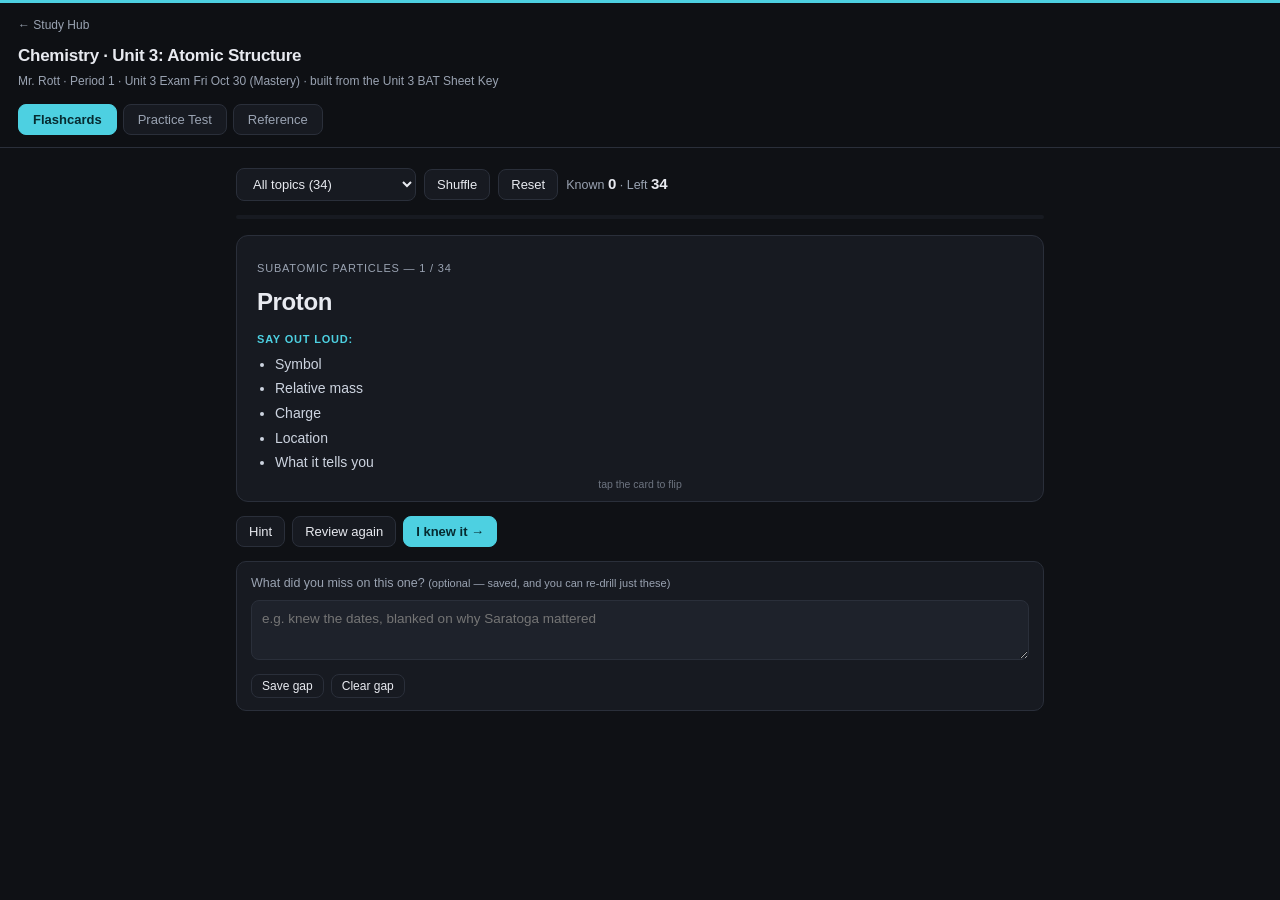
<file: chem3.html>
<!DOCTYPE html>
<html lang="en">
<head>
<meta charset="utf-8">
<meta name="viewport" content="width=device-width,initial-scale=1,viewport-fit=cover">
<meta name="apple-mobile-web-app-capable" content="yes">
<meta name="apple-mobile-web-app-status-bar-style" content="black-translucent">
<title>Chemistry - Unit 3 Atomic Structure</title>
<link rel="stylesheet" href="trainer.css?v=1">
<style>:root{--accent:#4dd0e1;--accent-ink:#062a30}
.nz{display:inline-flex;flex-direction:column;line-height:1;font-size:.62em;vertical-align:.62em;text-align:right;margin-right:1px}
.nz sup,.nz sub{position:static;font-size:1em;line-height:1.05}
.el{font-weight:700}
.bat{list-style:none;padding:0;margin:6px 0 0}
.bat li{padding:7px 0;border-bottom:1px solid var(--line);font-size:14px}
.bat li b{color:var(--accent)}
.bat .q{color:var(--mut,#9aa3b2);font-size:12.5px}
.fbar{display:flex;flex-wrap:wrap;gap:6px;margin-top:8px}
.fchip{background:var(--panel2);border:1px solid var(--line);color:inherit;border-radius:999px;padding:6px 11px;font-size:13px;cursor:pointer}
.fchip.on{background:var(--accent);color:var(--accent-ink);border-color:var(--accent);font-weight:700}
.fcount{font-size:12.5px;opacity:.8;margin-top:8px}
.flag{background:rgba(255,209,102,.12);border-left:3px solid #ffd166;padding:8px 11px;border-radius:6px;font-size:13.5px;margin-top:8px}
</style>
</head>
<body>
<header>
  <a class="back" href="index.html">&larr; Study Hub</a>
  <h1>Chemistry &middot; Unit 3: Atomic Structure</h1>
  <div class="sub">Mr. Rott &middot; Period 1 &middot; Unit 3 Exam Fri Oct 30 (Mastery) &middot; built from the Unit 3 BAT Sheet Key</div>
  <nav>
    <button class="on" data-v="fc">Flashcards</button>
    <button data-v="qz">Practice Test</button>
    <button data-v="ref">Reference</button>
  </nav>
</header>
<main>
<section class="view on" id="fc"><div id="fcHost"></div></section>
<section class="view" id="qz"><div class="card" id="focusCard"></div><div id="qzHost"></div></section>
<section class="view" id="ref"></section>
</main>
<script src="flash.js?v=8"></script>
<script>
const $=id=>document.getElementById(id);
function nuc(A,Z,sym,ch){
  let c='';
  if(ch){c='<sup>'+(Math.abs(ch)===1?'':Math.abs(ch))+(ch>0?'+':'\u2212')+'</sup>';}
  return '<span class="nz"><sup>'+A+'</sup><sub>'+Z+'</sub></span><span class="el">'+sym+'</span>'+c;
}
const T=[
/* ---------- SUBATOMIC PARTICLES ---------- */
{s:"Subatomic particles",cat:"particle",t:"Proton",
 a:["Symbol","Relative mass","Charge","Location","What it tells you"],
 h:"It decides which element you have.",
 d:"Symbol <b>p\u207a</b> &middot; mass <b>1 amu</b> &middot; charge <b>+1</b> &middot; in the <b>nucleus</b>.<br><b>Identifies the element</b>: atomic number = number of protons."},
{s:"Subatomic particles",cat:"particle",t:"Neutron",
 a:["Symbol","Relative mass","Charge","Location","What it does"],
 h:"Neutral, and heavy.",
 d:"Symbol <b>n\u2070</b> &middot; mass <b>1 amu</b> &middot; charge <b>0</b> &middot; in the <b>nucleus</b>.<br><b>Determines the atom\u2019s stability and adds mass.</b> Changing it makes a different isotope, not a different element."},
{s:"Subatomic particles",cat:"particle",t:"Electron",
 a:["Symbol","Relative mass","Charge","Location","What it does"],
 h:"Almost no mass, but it runs the chemistry.",
 d:"Symbol <b>e\u207b</b> &middot; mass <b>almost nothing</b> (about 1/1840 of a proton) &middot; charge <b>\u22121</b> &middot; in the <b>electron cloud around the nucleus</b>.<br><b>Determines the chemical properties</b> of an element."},
{s:"Subatomic particles",cat:"particle",t:"Structure of an atom",
 a:["What is in the center?","Where is almost all the mass?","Where are the electrons?"],
 h:"Tiny dense center, huge empty cloud.",
 d:"A tiny, dense, <b>positive nucleus</b> (protons + neutrons) holds almost all the mass. <b>Electrons</b> move in a cloud around it. Most of the atom is <b>empty space</b>."},
/* ---------- IONS ---------- */
{s:"Neutral atoms and ions",cat:"ion",t:"Neutral atom",
 a:["What does neutral mean?"],
 h:"Charges cancel.",
 d:"The <b>number of electrons equals the number of protons</b>, so there is no overall charge."},
{s:"Neutral atoms and ions",cat:"ion",t:"Ion",
 a:["What is an ion?","How does one form?","Lose electrons = ?","Gain electrons = ?"],
 h:"Only electrons move.",
 d:"An ion is an atom that has <b>gained or lost electrons</b>. Protons never change.<br><b>Lose</b> electrons &rarr; <b>positive</b> ion (e.g. lose 2 &rarr; 2+).<br><b>Gain</b> electrons &rarr; <b>negative</b> ion (e.g. gain 3 &rarr; 3\u2212).<br><span class=\"tiny\">The words cation (+) and anion (\u2212) are not on the BAT sheet.</span>"},
/* ---------- ISOTOPES AND NUMBERS ---------- */
{s:"Isotopes and numbers",cat:"number",t:"Isotope",
 a:["Define it","How are isotopes of an element alike?","How are they different?"],
 h:"Same element, different weight.",
 d:"Isotopes are versions of the same element with a <b>different number of neutrons</b>.<br><b>Alike:</b> same number of <b>protons</b> (same element, same chemistry).<br><b>Different:</b> number of neutrons, so different <b>mass numbers</b>. Example: carbon-12 and carbon-14."},
{s:"Isotopes and numbers",cat:"number",t:"Atomic number",
 a:["What does it count?","Where do you see it?"],
 h:"Z",
 d:"The <b>number of protons</b>. It is the bottom number in nuclear notation and it is <b>on the periodic table</b>."},
{s:"Isotopes and numbers",cat:"number",t:"Mass number",
 a:["What does it count?","Is it on the periodic table?"],
 h:"A",
 d:"<b>Protons + neutrons</b> added together. Always a whole number. It is the top number in nuclear notation and the number in hyphen notation. It is <b>not</b> on the periodic table, because each isotope has its own."},
{s:"Isotopes and numbers",cat:"number",t:"Average atomic mass",
 a:["Define it","Why is it a decimal?","Where do you see it?"],
 h:"Weighted.",
 d:"The <b>weighted average of the masses of all the isotopes</b> of an element, in amu. It is a decimal because it mixes isotopes by how common each one is. It is <b>on the periodic table</b>."},
{s:"Isotopes and numbers",cat:"number",t:"What is on the periodic table?",
 a:["Which of atomic number, mass number, average atomic mass?"],
 h:"Two of the three.",
 d:"<b>Atomic number</b> and <b>average atomic mass</b>. Mass number is not there."},
{s:"Isotopes and numbers",cat:"notation",t:"Nuclear notation",
 a:["What goes top-left?","Bottom-left?","Top-right?"],
 h:"Mass on top.",
 d:"Example: "+nuc(56,26,"Fe",3)+"<br><b>Top-left:</b> mass number (56). <b>Bottom-left:</b> atomic number (26). <b>Top-right:</b> charge, only if it is an ion."},
{s:"Isotopes and numbers",cat:"notation",t:"Hyphen notation",
 a:["Format","Example"],
 h:"Name dash number.",
 d:"<b>element name &ndash; mass number</b>. Example: <b>iron-56</b>, <b>sulfur-33</b>. No atomic number and no charge in the name, so say \u201cion\u201d if it has one."},
{s:"Isotopes and numbers",cat:"notation",t:"Counting protons, neutrons, electrons",
 a:["Protons = ?","Neutrons = ?","Electrons = ?"],
 h:"Three formulas.",
 d:"<b>Protons</b> = atomic number<br><b>Neutrons</b> = mass number &minus; atomic number<br><b>Electrons</b> = protons &minus; charge (a 2+ ion has 2 fewer; a 3\u2212 ion has 3 more). Neutral: electrons = protons."},
{s:"Isotopes and numbers",cat:"notation",t:"Worked examples from the key (#7-8)",
 a:["Atomic number 16 with 17 neutrons","Manganese-55 2+ ion: p, n, e","Arsenic-75 3+ ion: p, n, e"],
 h:"Use the three formulas.",
 d:"Z=16, 17 n &rarr; "+nuc(33,16,"S")+" <b>sulfur-33</b>.<br>"+nuc(55,25,"Mn",2)+" &rarr; <b>25 p, 30 n, 23 e</b>.<br>"+nuc(75,33,"As",3)+" &rarr; <b>33 p, 42 n, 30 e</b>.<br>Iron with 30 neutrons &rarr; "+nuc(56,26,"Fe")+" <b>iron-56</b>."},
/* ---------- AVERAGE ATOMIC MASS ---------- */
{s:"Average atomic mass",cat:"calc",t:"How to calculate average atomic mass",
 a:["Step 1","Step 2","Step 3"],
 h:"Multiply, add, divide by 100.",
 d:"1. Multiply each isotope\u2019s mass by its <b>percent abundance</b>.<br>2. <b>Add</b> the products.<br>3. <b>Divide by 100</b>.<br>(Or turn the percents into decimals first and skip the \u00f7100.)"},
{s:"Average atomic mass",cat:"calc",t:"Rubidium (key #9)",
 a:["Rb-85 is 72.2%, Rb-87 is 27.8%. Average atomic mass?"],
 h:"(85 \u00d7 72.2) + (87 \u00d7 27.8)",
 d:"(85 \u00d7 72.2) + (87 \u00d7 27.8) = 6137 + 2418.6 = 8555.6 &divide; 100 = <b>85.556 amu</b>.<br>To two decimal places: <b>85.56 amu</b>.<div class=\"flag\">The key circles <b>85.6 amu</b> (rounded for sig figs) even though the question says two decimal places. Show your work, then round the way the question asks.</div>"},
{s:"Average atomic mass",cat:"calc",t:"Mystery element from a graph (key #10)",
 a:["Masses 64, 66, 67, 68, 70 at 49.17%, 27.73%, 4.04%, 18.45%, 0.61%","Average atomic mass?","Which element?"],
 h:"Five products, then \u00f7100.",
 d:"(64\u00d749.17)+(66\u00d727.73)+(67\u00d74.04)+(68\u00d718.45)+(70\u00d70.61) = 6545.04 &divide; 100 = <b>65.45 amu</b>.<br>Find 65.45 on the periodic table: <b>zinc (Zn)</b>."},
{s:"Average atomic mass",cat:"calc",t:"Inferring which isotope is more abundant",
 a:["Boron: B-10 and B-11, average 10.81. Which is more common? Why?"],
 h:"Which whole number is it closer to?",
 d:"<b>Boron-11</b> is more abundant, because the average atomic mass (10.81) is <b>closer to 11</b> than to 10. The average is always pulled toward the most common isotope."},
/* ---------- RADIOACTIVITY ---------- */
{s:"Radioactivity",cat:"radio",t:"Why some isotopes are radioactive",
 a:["Why?"],
 h:"Unstable nucleus.",
 d:"Their <b>nucleus has too much energy to stay stable</b>.<br><span class=\"tiny\">Extra detail, not on the key: usually because the balance of neutrons to protons is off.</span>"},
{s:"Radioactivity",cat:"radio",t:"Radioactive decay",
 a:["Define it"],
 h:"The nucleus lets something go.",
 d:"The process where an <b>unstable nucleus ejects radiation to become stable</b>."},
{s:"Radioactivity",cat:"radio",t:"Alpha (\u03b1)",
 a:["Charge","Mass","Symbol","Penetrating power"],
 h:"Big and slow.",
 d:"Charge <b>2+</b> &middot; mass <b>4 amu</b> &middot; symbol <b>\u03b1</b> &middot; penetrating power <b>low</b>.<br><span class=\"tiny\">Not on the key: it is 2 protons + 2 neutrons (a helium nucleus), and paper stops it.</span>"},
{s:"Radioactivity",cat:"radio",t:"Beta (\u03b2)",
 a:["Charge","Mass","Symbol","Penetrating power"],
 h:"A fast electron.",
 d:"Charge <b>1\u2212</b> &middot; mass <b>almost nothing</b> &middot; symbol <b>\u03b2</b> &middot; penetrating power <b>moderate</b>.<br><span class=\"tiny\">Not on the key: it is a high-speed electron; thin metal like aluminum stops it.</span>"},
{s:"Radioactivity",cat:"radio",t:"Gamma (\u03b3)",
 a:["Charge","Mass","Symbol","Penetrating power"],
 h:"Pure energy.",
 d:"Charge <b>0</b> &middot; mass <b>0</b> &middot; symbol <b>\u03b3</b> &middot; penetrating power <b>high</b>.<br><span class=\"tiny\">Not on the key: it is energy (a ray), not a particle; it takes thick lead or concrete to stop it.</span>"},
/* ---------- ATOMIC MODELS ---------- */
{s:"History of the atom",cat:"model",t:"John Dalton",
 a:["Contribution","What did his model look like?"],
 h:"Model #1.",
 d:"<b>First atomic theory.</b> Atoms are <b>tiny solid spheres</b>."},
{s:"History of the atom",cat:"model",t:"J.J. Thomson",
 a:["Contribution","Name of his model","What did it look like?"],
 h:"Dessert.",
 d:"<b>Discovered the electron.</b> <b>Plum pudding model</b>: a ball of <b>positively charged material</b> with electrons scattered through it."},
{s:"History of the atom",cat:"model",t:"Ernest Rutherford",
 a:["Contribution","Experiment","What did his model look like?"],
 h:"Gold foil.",
 d:"<b>Discovered the nucleus</b> with the <b>gold foil experiment</b>. Model: a small positive nucleus with electrons around it.<br><span class=\"tiny\">Not on the key: most particles went straight through (atom is mostly empty space), and a few bounced back (small, dense, positive center).</span>"},
{s:"History of the atom",cat:"model",t:"Niels Bohr",
 a:["Contribution","What did his model look like?"],
 h:"Like planets.",
 d:"Electrons travel in fixed <b>shells</b> (the \u201corbital model\u201d on the BAT sheet) around the nucleus."},
{s:"History of the atom",cat:"model",t:"James Chadwick",
 a:["Contribution"],
 h:"The last particle.",
 d:"<b>Discovered the neutron.</b> His model adds neutrons to the nucleus."},
{s:"History of the atom",cat:"model",t:"Erwin Schr\u00f6dinger",
 a:["Contribution","Name of the model"],
 h:"Fuzzy.",
 d:"<b>Electrons exist in a cloud</b>: the <b>electron cloud model</b>, the modern one."},
{s:"History of the atom",cat:"model",t:"The six models in order (key #16)",
 a:["Name all six in class order"],
 h:"D, T, R, B, C, cloud",
 d:"<b>Dalton</b> (solid sphere) &rarr; <b>Thomson</b> (plum pudding) &rarr; <b>Rutherford</b> (nucleus) &rarr; <b>Bohr</b> (shells) &rarr; <b>Chadwick</b> (neutrons in the nucleus) &rarr; <b>Schr\u00f6dinger</b> (electron cloud).<br>Hook: <b>D</b>on\u2019t <b>T</b>ouch <b>R</b>ed <b>B</b>uttons, <b>C</b>hemistry <b>C</b>louds.<div class=\"flag\">This is the order on Mr. Rott\u2019s key. In real dates, Schr\u00f6dinger (1926) was before Chadwick (1932), so use the class order on his test.</div>"},
{s:"History of the atom",cat:"model",t:"First and last particle discovered (key #17)",
 a:["First?","Last?","Why?"],
 h:"Easy to free vs. hidden and neutral.",
 d:"<b>First: the electron.</b> It is relatively easy to produce free electrons.<br><b>Last: the neutron.</b> It is in the nucleus and has no charge, so it is hard to remove and doesn\u2019t interact electrically."},
/* ---------- REVIEW ---------- */
{s:"Review (earlier units)",cat:"measure",t:"Reading a meniscus (key #18)",
 a:["Where do you read it?","How many digits do you record?"],
 h:"Bottom of the curve.",
 d:"Read at the <b>bottom of the meniscus</b>, at eye level. Record every certain digit <b>plus one estimated digit</b>, one place past the smallest marking."},
{s:"Review (earlier units)",cat:"measure",t:"Precision of an instrument",
 a:["Why can\u2019t you read 27.65 mL on the key\u2019s cylinder (c)?"],
 h:"One estimated digit only.",
 d:"You can only estimate <b>one digit past the smallest marking</b>. The key says 27.65 mL is <b>not possible to measure on that cylinder</b>, so it reads 27.7 mL. The BAT sheet says to expect earlier units on the test, too."}
];
const CARDS=T.map(function(x){return {s:x.s,t:x.t,h:x.h,d:x.d,a:x.a,cat:x.cat}});

/* ---------- generated questions ---------- */
function shuf(a){return a.slice().sort(function(){return Math.random()-.5})}
function pick(a){return a[Math.floor(Math.random()*a.length)]}
const ELN=["","hydrogen","helium","lithium","beryllium","boron","carbon","nitrogen","oxygen","fluorine","neon","sodium","magnesium","aluminum","silicon","phosphorus","sulfur","chlorine","argon","potassium","calcium","scandium","titanium","vanadium","chromium","manganese","iron","cobalt","nickel","copper","zinc","gallium","germanium","arsenic","selenium","bromine","krypton","rubidium","strontium","yttrium","zirconium","niobium","molybdenum","technetium","ruthenium","rhodium","palladium","silver","cadmium","indium","tin","antimony","tellurium","iodine","xenon","cesium","barium"];
const ELS=["","H","He","Li","Be","B","C","N","O","F","Ne","Na","Mg","Al","Si","P","S","Cl","Ar","K","Ca","Sc","Ti","V","Cr","Mn","Fe","Co","Ni","Cu","Zn","Ga","Ge","As","Se","Br","Kr","Rb","Sr","Y","Zr","Nb","Mo","Tc","Ru","Rh","Pd","Ag","Cd","In","Sn","Sb","Te","I","Xe","Cs","Ba"];
/* [Z, A, charge] */
const SPECIES=[[6,12,0],[6,14,0],[7,14,0],[7,15,-3],[8,16,0],[8,18,-2],[9,19,-1],[10,21,0],[11,23,1],[12,24,2],[13,27,3],[15,31,0],[16,32,-2],[16,33,0],[17,35,-1],[17,37,0],[19,39,1],[20,40,2],[25,55,2],[26,54,0],[26,56,3],[26,56,2],[28,59,0],[29,63,2],[30,64,2],[33,75,3],[33,75,0],[35,79,-1],[37,85,1],[47,107,1],[4,9,0],[3,7,1],[38,88,2],[53,127,-1]];
function uniq3(ans,cands){const out=[];cands.forEach(function(c){c=String(c);if(c!==String(ans)&&out.indexOf(c)<0&&!/^-/.test(c))out.push(c)});
  if(!isNaN(+ans)){const a=+ans,dec=String(ans).indexOf('.')>=0;[1,2,3,4].forEach(function(k){[a+k,a-k].forEach(function(v){const c=dec?f2(v):String(v);if(out.length<3&&v>=0&&c!==String(ans)&&out.indexOf(c)<0)out.push(c)})})}
  return out.slice(0,3)}
function mcq(topic,q,ans,wrong,why){return {topic:topic,q:q,choices:shuf([{label:String(ans),right:true}].concat(wrong.map(function(w){return{label:w,right:false}}))),why:why}}
function qCount(){
  const s=pick(SPECIES),Z=s[0],A=s[1],ch=s[2],N=A-Z,E=Z-ch,sym=ELS[Z];
  const mode=pick(ch?["n","e","e","p"]:["n","n","p","e"]);
  const label=nuc(A,Z,sym,ch);
  const how="Protons = atomic number = <b>"+Z+"</b>. Neutrons = "+A+" &minus; "+Z+" = <b>"+N+"</b>. Electrons = "+Z+(ch?(ch>0?" &minus; "+ch:" + "+(-ch)):"")+" = <b>"+E+"</b>.";
  if(mode==="n")return mcq("Count neutrons","How many <b>neutrons</b> are in "+label+"?",N,uniq3(N,[Z,A,A+Z,N+1,N-1]),how);
  if(mode==="e")return mcq("Count electrons","How many <b>electrons</b> are in "+label+"?",E,uniq3(E,[Z,ch?Z+ch:Z+1,N,E+1,E-1]),how);
  return mcq("Count protons","How many <b>protons</b> are in "+label+"?",Z,uniq3(Z,[A,N,E,Z+1]),how);
}
function qHyphen(){
  const s=pick(SPECIES.filter(function(x){return x[2]===0})),Z=s[0],A=s[1],N=A-Z;
  const ans=ELN[Z]+"-"+A;
  const c=[ELN[Z]+"-"+N,ELN[Z]+"-"+Z,(ELN[N]||ELN[Z+1])+"-"+A,ELN[Z+1]+"-"+A,ELN[Z-1]+"-"+A,ELN[Z]+"-"+(A+1)];
  return mcq("Hyphen notation","A neutral atom has <b>"+Z+" protons</b> and <b>"+N+" neutrons</b>. What is its hyphen notation?",ans,uniq3(ans,c),
   "The protons make it <b>"+ELN[Z]+"</b> (atomic number "+Z+"). Mass number = "+Z+" + "+N+" = "+A+", so <b>"+ans+"</b>.");
}
function qNuclear(){
  const s=pick(SPECIES),Z=s[0],A=s[1],ch=s[2],sym=ELS[Z];
  const ans=nuc(A,Z,sym,ch);
  const c=[nuc(Z,A,sym,ch),nuc(A,A-Z,sym,ch),ch?nuc(A,Z,sym,-ch):nuc(A+1,Z,sym,0),nuc(A,Z,sym,ch?0:2)];
  const out=[];c.forEach(function(x){if(x!==ans&&out.indexOf(x)<0)out.push(x)});
  const desc=(ch?"a "+(ch>0?"":"")+Math.abs(ch)+(ch>0?"+":"\u2212")+" ion of ":"a neutral atom of ")+"<b>"+ELN[Z]+"-"+A+"</b>";
  return {topic:"Nuclear notation",q:"Which nuclear notation shows "+desc+"?",
   choices:shuf([{label:ans,right:true}].concat(out.slice(0,3).map(function(w){return{label:w,right:false}}))),
   why:"Mass number ("+A+") on top, atomic number ("+Z+") on the bottom"+(ch?", charge top-right":"")+": "+ans+"."};
}
/* real two-isotope elements, masses as mass numbers (the way the key does it) */
const AVG=[["chlorine",35,75.76,37,24.24],["copper",63,69.15,65,30.85],["boron",10,19.9,11,80.1],["lithium",6,7.59,7,92.41],
 ["gallium",69,60.11,71,39.89],["silver",107,51.84,109,48.16],["rubidium",85,72.2,87,27.8],["bromine",79,50.69,81,49.31]];
function f2(x){return (Math.round(x*100)/100).toFixed(2)}
function qAvg(){
  const e=pick(AVG),ans=f2((e[1]*e[2]+e[3]*e[4])/100);
  const swapped=f2((e[1]*e[4]+e[3]*e[2])/100),simple=f2((e[1]+e[3])/2),most=f2(e[2]>e[4]?e[1]:e[3]);
  let c=[swapped,simple,most,f2(+ans+0.5),f2(+ans-0.5)];
  return mcq("Average atomic mass (calc)","<b>"+e[0][0].toUpperCase()+e[0].slice(1)+"-"+e[1]+"</b> is "+e[2]+"% and <b>"+e[0]+"-"+e[3]+"</b> is "+e[4]+"%. What is the average atomic mass (two decimal places)?",
   ans+" amu",uniq3(ans,c).map(function(x){return x+" amu"}),
   "("+e[1]+" &times; "+e[2]+") + ("+e[3]+" &times; "+e[4]+") = "+(Math.round((e[1]*e[2]+e[3]*e[4])*100)/100)+" &divide; 100 = <b>"+ans+" amu</b>. Check: it should be closer to the more common isotope.");
}
const ABUND=[["boron",10,11,10.81],["chlorine",35,37,35.45],["copper",63,65,63.55],["lithium",6,7,6.94],["gallium",69,71,69.72],["bromine",79,81,79.90],["silver",107,109,107.87],["rubidium",85,87,85.47],["antimony",121,123,121.76]];
function qAbund(){
  const e=pick(ABUND),mid=(e[1]+e[2])/2,more=e[3]<mid?e[1]:e[2];
  const ans=e[0]+"-"+more,other=e[0]+"-"+(more===e[1]?e[2]:e[1]);
  return mcq("Infer abundance","<b>"+e[0][0].toUpperCase()+e[0].slice(1)+"</b> has two isotopes, "+e[0]+"-"+e[1]+" and "+e[0]+"-"+e[2]+". Its average atomic mass is <b>"+e[3]+" amu</b>. Which isotope is more abundant?",
   ans,[other,"They are equally abundant","You can\u2019t tell without the percents"],
   e[3]+" is closer to <b>"+more+"</b> than to "+(more===e[1]?e[2]:e[1])+" (halfway is "+mid+"), so <b>"+ans+"</b> is more common.");
}
const SCI=[["John Dalton","First atomic theory: tiny solid spheres"],["J.J. Thomson","Discovered the electron (plum pudding model)"],
 ["Ernest Rutherford","Discovered the nucleus (gold foil experiment)"],["Niels Bohr","Electrons in shells (orbital model)"],
 ["James Chadwick","Discovered the neutron"],["Erwin Schr\u00f6dinger","Electrons exist in a cloud"]];
function qSci(){
  const p=pick(SCI),others=shuf(SCI.filter(function(x){return x!==p})).slice(0,3);
  if(Math.random()<.5)return mcq("Scientist: "+p[0],"What was <b>"+p[0]+"</b>\u2019s major contribution?",p[1],others.map(function(o){return o[1]}),"<b>"+p[0]+"</b>: "+p[1]+".");
  return mcq("Scientist: "+p[0],"Who is known for this? <b>"+p[1]+"</b>",p[0],others.map(function(o){return o[0]}),"<b>"+p[0]+"</b>: "+p[1]+".");
}

/* ---------- hand-written question bank ---------- */
const BANK=[
["p-charge","What is the charge of a proton?","+1",["\u22121","0","+2"],"Protons are positive: +1."],
["n-charge","What is the charge of a neutron?","0",["+1","\u22121","+2"],"Neutrons are neutral."],
["e-charge","What is the charge of an electron?","\u22121",["+1","0","\u22122"],"Electrons are negative: \u22121."],
["e-mass","What is the relative mass of an electron?","Almost nothing",["1 amu","4 amu","The same as a neutron"],"About 1/1840 of a proton. The key just says \u201calmost nothing.\u201d"],
["pn-mass","What are the relative masses of a proton and a neutron?","Both about 1 amu",["Proton 1 amu, neutron 0","Proton 0, neutron 1 amu","Both almost nothing"],"Protons and neutrons are each about 1 amu."],
["pn-where","Where are protons and neutrons found?","In the nucleus",["In the electron cloud","Spread evenly through the atom","Orbiting the nucleus"],"Both are in the nucleus."],
["e-where","Where are electrons found?","In the electron cloud around the nucleus",["Inside the nucleus","Stuck to the protons","Only in ions"],"Electrons are in the cloud around the nucleus."],
["p-identity","Which particle identifies which element an atom is?","Proton",["Neutron","Electron","Whichever there is the most of"],"Atomic number = number of protons, and that decides the element."],
["e-chem","Which particle mostly determines an element\u2019s chemical properties?","Electron",["Proton","Neutron","The nucleus as a whole"],"Electrons decide how an element reacts."],
["n-role","What do neutrons mainly do?","Affect the atom\u2019s stability and add mass",["Give the atom its charge","Decide which element it is","Decide the chemical properties"],"Key: neutrons \u201cdetermine atom stability and contribute to mass.\u201d"],
["mass-where","Where is almost all of an atom\u2019s mass?","In the nucleus",["In the electron cloud","Split evenly between nucleus and cloud","In the empty space"],"Protons and neutrons (1 amu each) are in the nucleus; electrons weigh almost nothing."],
["neutral","What makes an atom neutral?","Its number of electrons equals its number of protons",["Its number of neutrons equals its number of protons","It has no neutrons","It has no electrons"],"Equal + and \u2212, so no overall charge."],
["ion-form","How does an ion form?","An atom gains or loses electrons",["An atom gains or loses protons","An atom gains or loses neutrons","Two atoms share one nucleus"],"Only electrons change. Changing protons would make a different element."],
["ion-lose","An atom loses 2 electrons. What is its charge?","2+",["2\u2212","0","It depends on its neutrons"],"Losing negative charges leaves it positive: 2+."],
["ion-gain","An atom gains 3 electrons. What is its charge?","3\u2212",["3+","0","1\u2212"],"Gaining negative charges makes it negative: 3\u2212."],
["ion-protons","When an atom becomes an ion, what happens to its protons?","Nothing; protons don\u2019t change",["It gains protons","It loses protons","They turn into neutrons"],"Change the protons and it\u2019s a different element."],
["iso-def","What are isotopes?","Atoms of the same element with different numbers of neutrons",["Atoms with different numbers of protons","Atoms with different numbers of electrons","Different elements with the same mass number"],"Same protons, different neutrons."],
["iso-same","Isotopes of the same element always have the same number of\u2026","Protons",["Neutrons","Protons + neutrons","Mass number"],"Same element means same number of protons."],
["iso-diff","Carbon-12 and carbon-14 differ in their number of\u2026","Neutrons",["Protons","Electrons (when neutral)","Atomic number"],"12 \u2212 6 = 6 neutrons vs. 14 \u2212 6 = 8 neutrons."],
["z-def","Atomic number is the number of\u2026","Protons",["Protons + neutrons","Neutrons","Electrons in an ion"],"Atomic number = protons."],
["a-def","Mass number is the number of\u2026","Protons + neutrons",["Protons only","Neutrons only","Protons + electrons"],"Mass number = protons + neutrons."],
["avg-def","Average atomic mass is\u2026","The weighted average of the masses of an element\u2019s isotopes",["The mass of the most common isotope","Protons + neutrons in one atom","The simple average of the isotopes\u2019 mass numbers"],"Weighted by how common each isotope is."],
["ptable","Which two are shown on a typical periodic table?","Atomic number and average atomic mass",["Mass number and atomic number","Mass number and number of neutrons","Average atomic mass and mass number"],"Mass number isn\u2019t there, because each isotope has its own."],
["avg-decimal","Why is the atomic mass on the periodic table usually a decimal?","It\u2019s a weighted average of the isotopes",["Electrons add a fraction of an amu","Scientists can\u2019t measure it exactly","Neutrons weigh a little less than 1 amu"],"Mixing isotopes by abundance gives a decimal."],
["nuc-top","In nuclear notation, what is the top number?","Mass number",["Atomic number","Charge","Number of neutrons"],"Mass on top, atomic number on the bottom."],
["nuc-bottom","In nuclear notation, what is the bottom number?","Atomic number",["Mass number","Number of neutrons","Charge"],"Atomic number on the bottom."],
["hyph-num","In \u201ciron-56\u201d, what does 56 tell you?","The mass number",["The atomic number","The number of neutrons","The average atomic mass"],"Hyphen notation is name-mass number."],
["k7a","An atom has atomic number 16 and 17 neutrons. What is it?","sulfur-33",["sulfur-17","chlorine-33","sulfur-16"],"Z = 16 is sulfur; 16 + 17 = 33."],
["k7e","Which is the isotope of iron with 30 neutrons?","iron-56",["iron-30","iron-26","zinc-30"],"Iron is 26; 26 + 30 = 56."],
["kn15","A nitrogen-15 particle has 7 protons and 10 electrons. What is it?","A 3\u2212 ion",["A neutral atom","A 3+ ion","A different isotope of nitrogen"],"7 protons, 10 electrons: 3 extra electrons, so 3\u2212. (Key #8 lists it as just \u201cnitrogen-15\u201d with 10 electrons.)"],
["kmn","How many electrons does a manganese-55 2+ ion have?","23",["25","27","30"],"25 protons \u2212 2 = 23 electrons. (Key #8.)"],
["boron","Boron\u2019s average atomic mass is 10.81. Which isotope is more common?","Boron-11",["Boron-10","They are equally common","You can\u2019t tell without percents"],"10.81 is closer to 11. (Key #11.)"],
["avg-closer","The average atomic mass is always closest to the mass of\u2026","The most abundant isotope",["The lightest isotope","The heaviest isotope","The middle isotope"],"The common isotope pulls the average toward itself."],
["rb","Rb-85 is 72.2% and Rb-87 is 27.8%. What is the average atomic mass?","85.56 amu",["86.00 amu","86.44 amu","85.00 amu"],"(85\u00d772.2 + 87\u00d727.8) \u00f7 100 = 85.556 \u2248 85.56. 86.00 is the plain average; 86.44 swaps the percents. (Key #9; the key circles 85.6.)"],
["zn","The key\u2019s graph gives masses 64, 66, 67, 68, 70 at 49.17%, 27.73%, 4.04%, 18.45%, 0.61%. What is the element?","Zinc (65.45 amu)",["Copper (63.55 amu)","Gallium (69.72 amu)","Germanium (72.63 amu)"],"Weighted average = 65.45 amu, which is zinc. (Key #10.)"],
["avg-step","With percent abundances, what is the first step for average atomic mass?","Multiply each isotope\u2019s mass by its percent",["Add the masses and divide by how many isotopes","Divide each mass by its percent","Subtract the smallest mass from the largest"],"Multiply, add, then divide by 100."],
["radio-why","Why are some isotopes radioactive?","Their nucleus has too much energy to stay stable",["They have extra electrons","They are ions","They have no neutrons"],"Key #12: the energy in the nucleus is too high to remain stable."],
["decay-def","What is radioactive decay?","A nucleus ejects radiation to become stable",["An atom loses electrons to form an ion","An atom splits into two equal halves","Electrons jump between shells"],"Key #13."],
["alpha","Which emission has a 2+ charge and a mass of 4 amu?","Alpha",["Beta","Gamma","Neutron"],"Alpha: 2+, 4 amu, low penetrating power."],
["beta","Which emission has a 1\u2212 charge and almost no mass?","Beta",["Alpha","Gamma","Proton"],"Beta: 1\u2212, almost no mass, moderate penetrating power."],
["gamma","Which emission has no charge and no mass?","Gamma",["Alpha","Beta","Neutron"],"Gamma: 0 charge, 0 mass, high penetrating power."],
["pen-high","Which emission has the highest penetrating power?","Gamma",["Alpha","Beta","They are all the same"],"Gamma: high. Beta: moderate. Alpha: low."],
["pen-low","Which emission has the lowest penetrating power?","Alpha",["Beta","Gamma","They are all the same"],"Alpha: low."],
["pen-beta","How strong is beta\u2019s penetrating power?","Moderate",["Low","High","None"],"Alpha low, beta moderate, gamma high."],
["sym-g","What is the symbol for gamma radiation?","\u03b3",["\u03b1","\u03b2","n\u2070"],"\u03b1 alpha, \u03b2 beta, \u03b3 gamma."],
["dalton","Dalton\u2019s model pictured atoms as\u2026","Tiny solid spheres",["A positive ball with electrons scattered in it","A nucleus with electrons in shells","An electron cloud"],"Dalton: first atomic theory."],
["thomson","What did J.J. Thomson discover?","The electron",["The nucleus","The neutron","Electron shells"],"Thomson: electron, plum pudding model."],
["plum","The plum pudding model belongs to\u2026","J.J. Thomson",["Ernest Rutherford","John Dalton","Niels Bohr"],"Positive material with electrons scattered in it."],
["ruth","What did Rutherford\u2019s gold foil experiment discover?","The nucleus",["The electron","The neutron","Electron shells"],"Rutherford: nucleus."],
["gold-empty","In the gold foil experiment, most particles went straight through the foil. What did that show?","Atoms are mostly empty space",["Gold atoms have no nucleus","Atoms are solid spheres","Electrons are heavy"],"A few bounced back, which showed a small, dense, positive nucleus. (Not on the key, but it\u2019s the classic follow-up.)"],
["bohr","Bohr\u2019s model put electrons\u2026","In fixed shells around the nucleus",["In a cloud","Scattered through positive material","Inside the nucleus"],"Bohr: shells (the \u201corbital model\u201d on the BAT sheet)."],
["chad","Who discovered the neutron?","James Chadwick",["J.J. Thomson","Ernest Rutherford","Erwin Schr\u00f6dinger"],"Chadwick: neutron."],
["schro","The electron cloud model came from\u2026","Erwin Schr\u00f6dinger",["Niels Bohr","John Dalton","James Chadwick"],"Schr\u00f6dinger: electrons exist in a cloud."],
["order","Which order matches the six models on the key?","Dalton, Thomson, Rutherford, Bohr, Chadwick, cloud model",["Thomson, Dalton, Rutherford, Bohr, cloud model, Chadwick","Dalton, Rutherford, Thomson, Bohr, Chadwick, cloud model","Dalton, Thomson, Bohr, Rutherford, Chadwick, cloud model"],"Key #16."],
["first","Which subatomic particle was discovered first?","The electron",["The proton","The neutron","All three at once"],"It is relatively easy to produce free electrons."],
["last","Which particle was discovered last, and why?","The neutron, because it\u2019s in the nucleus and has no charge",["The electron, because it\u2019s so small","The proton, because electrons hide it","The neutron, because it\u2019s the lightest"],"No charge means it doesn\u2019t interact electrically, and it\u2019s hard to remove from the nucleus."],
["menisc","Where do you read a meniscus?","At the bottom of the curve, at eye level",["At the top edge of the curve","Where the liquid touches the glass","Wherever is easiest to see"],"Bottom of the meniscus."],
["abg-amass","What is the mass of an alpha particle?","4 amu",["Almost nothing","0","1 amu"],"Alpha: 4 amu, the heaviest of the three."],
["abg-bsym","Which symbol stands for beta?","\u03b2",["\u03b1","\u03b3","n\u2070"],"\u03b1 alpha, \u03b2 beta, \u03b3 gamma."],
["abg-asym","Which symbol stands for alpha?","\u03b1",["\u03b2","\u03b3","p\u207a"],"\u03b1 alpha, \u03b2 beta, \u03b3 gamma."],
["abg-rank","Rank alpha, beta and gamma from LEAST to MOST penetrating.","Alpha, beta, gamma",["Gamma, beta, alpha","Beta, alpha, gamma","Alpha, gamma, beta"],"Low, moderate, high."],
["abg-heavy","Which emission is the heaviest?","Alpha",["Beta","Gamma","They all weigh the same"],"Alpha is 4 amu; beta is almost nothing; gamma is 0."],
["abg-neg","Which emission is negatively charged?","Beta",["Alpha","Gamma","None of them"],"Beta is 1\u2212."],
["abg-pos","Which emission is positively charged?","Alpha",["Beta","Gamma","None of them"],"Alpha is 2+."],
["abg-why-low","Why does alpha have the lowest penetrating power?","It is the heaviest and most charged, so it gets stopped quickly",["It has no charge","It has no mass","It is pure energy"],"Follows from the table: 4 amu and 2+. (The reasoning isn\u2019t written on the key.)"],
["abg-paper","A sheet of paper stops one type of radiation. Which one?","Alpha",["Beta","Gamma","All three"],"Not on the key: paper stops alpha, thin metal stops beta, thick lead or concrete stops gamma."],
["abg-he","An alpha particle is the same as\u2026","A helium nucleus (2 protons + 2 neutrons)",["A fast electron","A ray of pure energy","A single neutron"],"Not on the key, but it explains why alpha is 2+ and 4 amu."],
["abg-e","A beta particle is really a fast\u2026","Electron",["Proton","Neutron","Helium nucleus"],"Not on the key, but it explains why beta is 1\u2212 with almost no mass."],
["mod-pud","Which model is a ball of positively charged material with electrons scattered through it?","Plum pudding (Thomson)",["Solid sphere (Dalton)","Nuclear model (Rutherford)","Electron cloud (Schr\u00f6dinger)"],"That\u2019s Thomson\u2019s sketch on the key."],
["mod-pudding","In the plum pudding model, what is the \u201cpudding\u201d?","Positively charged material",["Neutrons","Electrons","Empty space"],"The electrons are the \u201cplums\u201d scattered in it."],
["mod-ruth-chg","What did Rutherford\u2019s model change about Thomson\u2019s?","Put the positive charge in a small central nucleus",["Added electron shells","Added neutrons","Turned the electrons into a cloud"],"Gold foil showed a dense positive center."],
["mod-bohr-chg","What did Bohr add to Rutherford\u2019s model?","Electrons in fixed shells",["A nucleus","Neutrons","The electron"],"Bohr: electron shells (the \u201corbital model\u201d)."],
["mod-chad-chg","What did Chadwick\u2019s discovery add to the model?","Neutrons in the nucleus",["Electron shells","The electron cloud","The nucleus itself"],"Chadwick discovered the neutron."],
["mod-modern","Which is the modern model of the atom?","The electron cloud (Schr\u00f6dinger)",["Bohr\u2019s shell model","Plum pudding","Solid sphere"],"Model #6 on the key."],
["mod-fifth","On the key\u2019s timeline, which model is 5th?","Chadwick\u2019s (neutrons in the nucleus)",["Bohr\u2019s shells","Rutherford\u2019s nucleus","The electron cloud"],"Dalton, Thomson, Rutherford, Bohr, Chadwick, cloud."],
["mod-first","Whose model came first?","John Dalton",["J.J. Thomson","Niels Bohr","Ernest Rutherford"],"Dalton: first atomic theory."],
["first-why","Why was the electron the first particle discovered?","It is relatively easy to produce free electrons",["It is the heaviest particle","It sits in the nucleus","It has no charge"],"Key #17."],
["last-why","Why was the neutron so hard to discover?","It\u2019s in the nucleus and has no charge, so it doesn\u2019t interact electrically",["It is the smallest particle","It only exists in radioactive atoms","It is always moving too fast"],"Key #17."],
["sigdig","When reading a graduated cylinder, you record\u2026","All certain digits plus one estimated digit",["Only the digits printed on the scale","Two estimated digits","The nearest whole mL"],"One digit past the smallest marking. That\u2019s why 27.65 mL was \u201cnot possible\u201d on cylinder (c)."]
];
function bankQ(b){return {topic:b[0],q:b[1],choices:shuf([{label:b[2],right:true}].concat(b[3].map(function(w){return{label:w,right:false}}))),why:b[4]};}
/* alpha / beta / gamma table, both directions */
const RAD={alpha:{charge:"2+",mass:"4 amu",symbol:"\u03b1",power:"low"},beta:{charge:"1\u2212",mass:"almost nothing",symbol:"\u03b2",power:"moderate"},gamma:{charge:"0",mass:"0",symbol:"\u03b3",power:"high"}};
const RADX={charge:"1+",mass:"1 amu",symbol:"n\u2070",power:"none"};
const PROPN={charge:"charge",mass:"mass",symbol:"symbol",power:"penetrating power"};
function qRad(){
  const em=pick(["alpha","beta","gamma"]),pr=pick(["charge","mass","symbol","power"]),ans=RAD[em][pr];
  const why="<b>"+em+"</b>: charge "+RAD[em].charge+", mass "+RAD[em].mass+", symbol "+RAD[em].symbol+", penetrating power "+RAD[em].power+".";
  if(Math.random()<.5){
    const wrong=["alpha","beta","gamma"].filter(function(x){return x!==em}).map(function(x){return RAD[x][pr]}).concat([RADX[pr]]);
    return mcq("Rad: "+em+" "+pr,"What is the <b>"+PROPN[pr]+"</b> of <b>"+em+"</b> radiation?",ans,wrong,why);
  }
  const wrong=["alpha","beta","gamma"].filter(function(x){return x!==em}).concat(["neutron"]);
  const qtxt=pr==="power"?"Which emission has <b>"+ans+"</b> penetrating power?":pr==="symbol"?"Which emission has the symbol <b>"+ans+"</b>?":"Which emission has a "+PROPN[pr]+" of <b>"+ans+"</b>?";
  return mcq("Rad: "+em+" "+pr,qtxt,em,wrong,why);
}
const MODELS=["Dalton\u2019s solid sphere","Thomson\u2019s plum pudding","Rutherford\u2019s nuclear model","Bohr\u2019s shells","Chadwick\u2019s neutrons in the nucleus","Schr\u00f6dinger\u2019s electron cloud"];
function qModelNext(){
  const i=Math.floor(Math.random()*5),ans=MODELS[i+1];
  const wrong=shuf(MODELS.filter(function(x,j){return j!==i&&j!==i+1})).slice(0,3);
  return mcq("Model order","On the key\u2019s timeline, which model comes right after <b>"+MODELS[i]+"</b>?",ans,wrong,
   "Order: "+MODELS.join(" &rarr; ")+".");
}
/* BAT sections, for the practice-test topic picker */
const GROUPS=[
 {k:"g1",label:"#1 Particles",keys:"p-charge n-charge e-charge e-mass pn-mass pn-where e-where p-identity e-chem n-role mass-where"},
 {k:"g2",label:"#2-3 Ions",keys:"neutral ion-form ion-lose ion-gain ion-protons"},
 {k:"g4",label:"#4-6 Isotopes & numbers",keys:"iso-def iso-same iso-diff z-def a-def avg-def ptable avg-decimal"},
 {k:"g7",label:"#7-8 Counting & notation",keys:"nuc-top nuc-bottom hyph-num k7a k7e kn15 kmn",gen:function(){return [qCount(),qCount(),qCount(),qCount(),qHyphen(),qHyphen(),qNuclear()]}},
 {k:"g9",label:"#9-11 Avg atomic mass",keys:"boron avg-closer rb zn avg-step",gen:function(){return [qAvg(),qAvg(),qAbund()]}},
 {k:"g12",label:"#12-13 Radioactivity",keys:"radio-why decay-def"},
 {k:"g14",label:"#14 Alpha, beta, gamma",keys:"alpha beta gamma pen-high pen-low pen-beta sym-g abg-amass abg-bsym abg-asym abg-rank abg-heavy abg-neg abg-pos abg-why-low abg-paper abg-he abg-e",gen:function(){return [qRad(),qRad(),qRad(),qRad()]},genFocus:4},
 {k:"g15",label:"#15-17 Atomic models",keys:"dalton thomson plum ruth gold-empty bohr chad schro order first last mod-pud mod-pudding mod-ruth-chg mod-bohr-chg mod-chad-chg mod-modern mod-fifth mod-first first-why last-why",gen:function(){return [qSci(),qSci(),qModelNext()]},genFocus:3},
 {k:"g18",label:"#18 Meniscus",keys:"menisc sigdig"}
];
const KEY2G={};GROUPS.forEach(function(g){g.keys.split(" ").forEach(function(k){KEY2G[k]=g.k})});
function focusSel(){try{const v=JSON.parse(localStorage.getItem("chem3.focus")||"[]");return Array.isArray(v)?v:[]}catch(e){return []}}
function extras(){
  const sel=focusSel(),all=!sel.length,out=[];
  BANK.forEach(function(b){if(all||sel.indexOf(KEY2G[b[0]])>=0)out.push(bankQ(b))});
  GROUPS.forEach(function(g){if(!g.gen||!(all||sel.indexOf(g.k)>=0))return;
    let qs=g.gen();
    if(!all&&g.genFocus)for(let i=0;i<g.genFocus;i++)qs=qs.concat(g.gen().slice(0,1));
    if(all&&g.k==="g14")qs=qs.slice(0,1);
    if(all&&g.k==="g15")qs=qs.slice(0,2);
    out.push.apply(out,qs)});
  const seen={};return shuf(out.filter(function(q){if(seen[q.q])return false;seen[q.q]=1;return true}));
}

Flash.mount({host:$("fcHost"),cards:CARDS,deckId:"chem3"});
Flash.quiz({host:$("qzHost"),cards:CARDS,deckId:"chem3",count:20,extras:extras,bankOnly:true});
function drawFocus(){
  const sel=focusSel(),all=!sel.length;
  const nBank=BANK.filter(function(b){return all||sel.indexOf(KEY2G[b[0]])>=0}).length;
  $("focusCard").innerHTML='<h3 style="margin:0">Pick topics</h3><p class="tiny" style="margin:4px 0 0">Tap the BAT sections you want questions from. Nothing picked = everything. Your pick is remembered.</p>'
   +'<div class="fbar"><button class="fchip'+(all?' on':'')+'" data-g="__all">Everything</button>'
   +'<button class="fchip'+(sel.length===2&&sel.indexOf("g14")>=0&&sel.indexOf("g15")>=0?' on':'')+'" data-g="__mine">My focus: #14 + #15-17</button></div>'
   +'<div class="fbar">'+GROUPS.map(function(g){return '<button class="fchip'+(sel.indexOf(g.k)>=0?' on':'')+'" data-g="'+g.k+'">'+g.label+'</button>'}).join('')+'</div>'
   +'<div class="fcount">'+(all?'All sections':'Only: '+GROUPS.filter(function(g){return sel.indexOf(g.k)>=0}).map(function(g){return g.label}).join(', '))
   +' &middot; '+nBank+' written questions'+(GROUPS.some(function(g){return g.gen&&(all||sel.indexOf(g.k)>=0)})?' + freshly generated ones each test':'')+'</div>';
  [].forEach.call($("focusCard").querySelectorAll('.fchip'),function(b){b.onclick=function(){
    let cur=focusSel();const g=b.dataset.g;
    if(g==="__all")cur=[];else if(g==="__mine")cur=["g14","g15"];
    else{const i=cur.indexOf(g);if(i>=0)cur.splice(i,1);else cur.push(g);}
    localStorage.setItem("chem3.focus",JSON.stringify(cur));drawFocus();
    const nb=$("qzHost").querySelector('.qnew');if(nb)nb.click();
  }});
}
drawFocus();
/* keep the engine's status line honest when only some topics are picked */
(function(){const meta=$("qzHost").querySelector('.qmeta');if(!meta)return;
  new MutationObserver(function(){if(!focusSel().length)return;const h=meta.innerHTML;
    const n=h.replace('every question in this deck','every question in the topics you picked').replace('left that you have not mastered','in the topics you picked that you have not mastered yet');
    if(n!==h)meta.innerHTML=n;}).observe(meta,{childList:true,subtree:true,characterData:true});
})();

$("ref").innerHTML=
 '<div class="card"><h3>BAT checklist (Be Able To\u2026)</h3><p class="tiny">Straight from the Unit 3 BAT Sheet. If you can do every line without looking, you\u2019re ready.</p><ul class="bat">'
+'<li><b>Name the 3 subatomic particles</b> with their relative mass and charge. <span class="q">#1</span></li>'
+'<li><b>Describe the structure</b> of an atom. <span class="q">#1</span></li>'
+'<li><b>Describe how an ion forms.</b> <span class="q">#2-3</span></li>'
+'<li><b>Define isotopes</b> and how isotopes of an element differ. <span class="q">#4</span></li>'
+'<li><b>Tell apart</b> atomic number, mass number, and average atomic mass. <span class="q">#5-6</span></li>'
+'<li><b>Calculate neutrons</b> from atomic number and mass number. <span class="q">#7-8</span></li>'
+'<li><b>Find mass number, atomic number, p, n, e</b> from partial info, including ions. <span class="q">#7-8</span></li>'
+'<li><b>Calculate average atomic mass</b> from percent abundances or a graph. <span class="q">#9-10</span></li>'
+'<li><b>Infer which isotope is more abundant</b> from the average atomic mass. <span class="q">#11</span></li>'
+'<li><b>Describe why some isotopes are radioactive.</b> <span class="q">#12-13</span></li>'
+'<li><b>Tell apart alpha, beta, and gamma.</b> <span class="q">#14</span></li>'
+'<li><b>Describe the evolution of the atomic model.</b> <span class="q">#15-17</span></li>'
+'<li><b>Review:</b> read a meniscus to the right precision. <span class="q">#18</span></li></ul></div>'
+'<div class="card"><h3>The three particles</h3><table><tr><th>Name</th><th>Symbol</th><th>Mass</th><th>Charge</th><th>Location</th><th>Job</th></tr>'
+'<tr><td>proton</td><td>p\u207a</td><td>1 amu</td><td>+1</td><td>nucleus</td><td>identifies the element (atomic number)</td></tr>'
+'<tr><td>neutron</td><td>n\u2070</td><td>1 amu</td><td>0</td><td>nucleus</td><td>stability, adds mass</td></tr>'
+'<tr><td>electron</td><td>e\u207b</td><td>almost nothing</td><td>\u22121</td><td>electron cloud</td><td>chemical properties</td></tr></table></div>'
+'<div class="card"><h3>The formulas</h3><table>'
+'<tr><td>Protons</td><td>= atomic number</td></tr>'
+'<tr><td>Neutrons</td><td>= mass number &minus; atomic number</td></tr>'
+'<tr><td>Electrons</td><td>= protons &minus; charge &nbsp;(neutral: = protons)</td></tr>'
+'<tr><td>Mass number</td><td>= protons + neutrons</td></tr>'
+'<tr><td>Average atomic mass</td><td>= (mass\u2081 \u00d7 %\u2081 + mass\u2082 \u00d7 %\u2082 + \u2026) \u00f7 100</td></tr></table>'
+'<p style="margin-top:10px">Nuclear notation: '+nuc(75,33,"As",3)+' = mass number on top, atomic number on the bottom, charge top-right. Hyphen notation: <b>arsenic-75</b>.</p></div>'
+'<div class="card"><h3>Key #8, filled in</h3><table><tr><th>Isotope</th><th>Symbol</th><th>Z</th><th>A</th><th>n</th><th>p</th><th>e</th></tr>'
+'<tr><td>nitrogen-15 (3\u2212 ion)</td><td>'+nuc(15,7,"N",-3)+'</td><td>7</td><td>15</td><td>8</td><td>7</td><td>10</td></tr>'
+'<tr><td>neon-21</td><td>'+nuc(21,10,"Ne")+'</td><td>10</td><td>21</td><td>11</td><td>10</td><td>10</td></tr>'
+'<tr><td>beryllium-9</td><td>'+nuc(9,4,"Be")+'</td><td>4</td><td>9</td><td>5</td><td>4</td><td>4</td></tr>'
+'<tr><td>manganese-55 ion</td><td>'+nuc(55,25,"Mn",2)+'</td><td>25</td><td>55</td><td>30</td><td>25</td><td>23</td></tr>'
+'<tr><td>arsenic-75 ion</td><td>'+nuc(75,33,"As",3)+'</td><td>33</td><td>75</td><td>42</td><td>33</td><td>30</td></tr></table>'
+'<p class="tiny">The key labels the first row just \u201cnitrogen-15,\u201d but 7 protons with 10 electrons is a 3\u2212 ion. The table says \u201cDo NOT assume all isotopes are neutral.\u201d</p></div>'
+'<div class="card"><h3>Alpha, beta, gamma</h3><table><tr><th>Name</th><th>Charge</th><th>Mass</th><th>Symbol</th><th>Penetrating power</th></tr>'
+'<tr><td>alpha</td><td>2+</td><td>4 amu</td><td>\u03b1</td><td>low</td></tr>'
+'<tr><td>beta</td><td>1\u2212</td><td>almost nothing</td><td>\u03b2</td><td>moderate</td></tr>'
+'<tr><td>gamma</td><td>0</td><td>0</td><td>\u03b3</td><td>high</td></tr></table></div>'
+'<div class="card"><h3>Atomic models, in class order</h3><table><tr><th>#</th><th>Scientist</th><th>Contribution</th><th>Model</th></tr>'
+'<tr><td>1</td><td>John Dalton</td><td>First atomic theory</td><td>tiny solid sphere</td></tr>'
+'<tr><td>2</td><td>J.J. Thomson</td><td>Discovered electrons</td><td>plum pudding (positive material, electrons scattered in)</td></tr>'
+'<tr><td>3</td><td>Ernest Rutherford</td><td>Discovered the nucleus (gold foil)</td><td>positive nucleus, electrons around it</td></tr>'
+'<tr><td>4</td><td>Niels Bohr</td><td>Electron shells</td><td>electrons in rings around the nucleus</td></tr>'
+'<tr><td>5</td><td>James Chadwick</td><td>Discovered neutrons</td><td>shells, with neutrons in the nucleus</td></tr>'
+'<tr><td>6</td><td>Erwin Schr\u00f6dinger</td><td>Electrons exist in a cloud</td><td>electron cloud</td></tr></table>'
+'<p class="tiny">First particle found: electron (easy to produce free electrons). Last: neutron (in the nucleus, no charge).</p></div>'
+'<div class="card"><h3>Worked calculations from the key</h3>'
+'<p><b>#9 Rubidium:</b> (85 \u00d7 72.2) + (87 \u00d7 27.8) = 6137 + 2418.6 = 8555.6 \u00f7 100 = 85.556 &rarr; <b>85.56 amu</b> (two decimal places). The key circles 85.6 amu.</p>'
+'<p><b>#10 Graph:</b> (64\u00d749.17) + (66\u00d727.73) + (67\u00d74.04) + (68\u00d718.45) + (70\u00d70.61) = 6545.04 \u00f7 100 = <b>65.45 amu &rarr; zinc</b>.</p>'
+'<p><b>#11 Boron:</b> 10.81 is closer to 11, so <b>boron-11</b> is more abundant.</p></div>'
+'<div class="note">The BAT sheet says to expect earlier topics too. The <a href="chem.html">Unit 2 trainer</a> (Matter and Change) is still there for review.</div>';

document.querySelectorAll('nav button').forEach(function(b){b.onclick=function(){
  document.querySelectorAll('nav button').forEach(function(x){x.classList.toggle('on',x===b)});
  document.querySelectorAll('.view').forEach(function(v){v.classList.toggle('on',v.id===b.dataset.v)});
  window.scrollTo(0,0);
}});
</script>
</body>
</html>
</file>
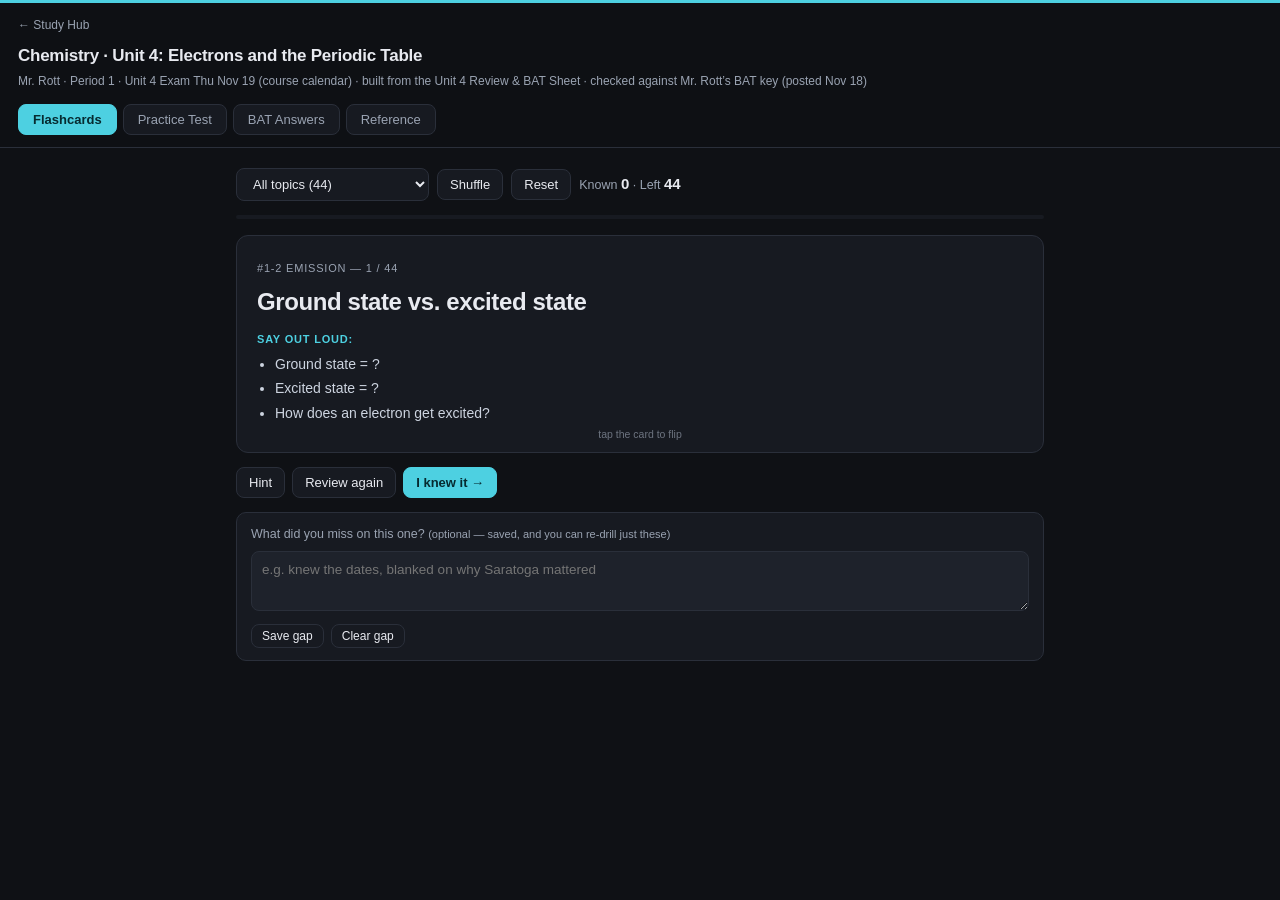
<file: chem4.html>
<!DOCTYPE html>
<html lang="en">
<head>
<meta charset="utf-8">
<meta name="viewport" content="width=device-width,initial-scale=1,viewport-fit=cover">
<meta name="apple-mobile-web-app-capable" content="yes">
<meta name="apple-mobile-web-app-status-bar-style" content="black-translucent">
<title>Chemistry - Unit 4 Electrons and the Periodic Table</title>
<link rel="stylesheet" href="trainer.css?v=1">
<style>:root{--accent:#4dd0e1;--accent-ink:#062a30}
.bat{list-style:none;padding:0;margin:6px 0 0}
.bat li{padding:7px 0;border-bottom:1px solid var(--line);font-size:14px}
.bat li b{color:var(--accent)}
.bat .q{color:var(--dim,#9aa3b2);font-size:12.5px}
.fbar{display:flex;flex-wrap:wrap;gap:6px;margin-top:8px}
.fchip{background:var(--panel2);border:1px solid var(--line);color:inherit;border-radius:999px;padding:6px 11px;font-size:13px;cursor:pointer}
.fchip.on{background:var(--accent);color:var(--accent-ink);border-color:var(--accent);font-weight:700}
.fcount{font-size:12.5px;opacity:.8;margin-top:8px}
.flag{background:rgba(255,209,102,.12);border-left:3px solid #ffd166;padding:8px 11px;border-radius:6px;font-size:13.5px;margin-top:8px}
.key{list-style:none;padding:0;margin:0}
.key li{padding:10px 0;border-bottom:1px solid var(--line)}
.key .n{display:inline-block;min-width:30px;font-weight:700;color:var(--accent)}
.key .qq{color:var(--dim,#9aa3b2);font-size:13px}
.key .aa{margin-top:4px}
.figrow{display:flex;flex-wrap:wrap;gap:10px;align-items:flex-start;margin-top:6px}
.figrow figure{margin:0;text-align:center;font-size:12.5px}
svg.bohr circle.ring{fill:none;stroke:#8a93a3;stroke-width:1.6}
svg.bohr circle.nuc{fill:#3f8c99}
svg.bohr circle.e{fill:#e8eaf0}
svg.bohr text{fill:#fff;font:600 9.5px -apple-system,sans-serif;text-anchor:middle}
svg.lew text{fill:currentColor;font:700 22px -apple-system,sans-serif;text-anchor:middle;dominant-baseline:central}
svg.lew circle{fill:currentColor}
.opt svg.lew{vertical-align:middle}
svg.spec text{fill:currentColor;font:600 11px -apple-system,sans-serif}
svg.spec rect{fill:none;stroke:#8a93a3;stroke-width:1}
svg.spec line.l{stroke:currentColor;stroke-width:2}
svg.spec line.t{stroke:#8a93a3;stroke-width:1}
.ion sup{font-size:.7em}
.arrowtbl td{font-weight:600}
.up{color:#3ecf8e}.down{color:#ff8a8a}
</style>
</head>
<body>
<header>
  <a class="back" href="index.html">&larr; Study Hub</a>
  <h1>Chemistry &middot; Unit 4: Electrons and the Periodic Table</h1>
  <div class="sub">Mr. Rott &middot; Period 1 &middot; Unit 4 Exam Thu Nov 19 (course calendar) &middot; built from the Unit 4 Review &amp; BAT Sheet &middot; checked against Mr. Rott’s BAT key (posted Nov 18)</div>
  <nav>
    <button class="on" data-v="fc">Flashcards</button>
    <button data-v="qz">Practice Test</button>
    <button data-v="key">BAT Answers</button>
    <button data-v="ref">Reference</button>
  </nav>
</header>
<main>
<section class="view on" id="fc"><div id="fcHost"></div></section>
<section class="view" id="qz"><div class="card" id="focusCard"></div><div id="qzHost"></div></section>
<section class="view" id="key"></section>
<section class="view" id="ref"></section>
</main>
<script src="flash.js?v=8"></script>
<script>
const $=id=>document.getElementById(id);
function shuf(a){const b=a.slice();for(let i=b.length-1;i>0;i--){const j=Math.floor(Math.random()*(i+1));const t=b[i];b[i]=b[j];b[j]=t}return b}
function pick(a){return a[Math.floor(Math.random()*a.length)]}
function cap(s){return s.charAt(0).toUpperCase()+s.slice(1)}

/* ---------- element data: [Z, symbol, name, group, period, type, family] ---------- */
const E=[
[1,"H","hydrogen",1,1,"nonmetal",""],[2,"He","helium",18,1,"nonmetal","noble"],
[3,"Li","lithium",1,2,"metal","alkali"],[4,"Be","beryllium",2,2,"metal","alkaline"],[5,"B","boron",13,2,"metalloid",""],
[6,"C","carbon",14,2,"nonmetal",""],[7,"N","nitrogen",15,2,"nonmetal",""],[8,"O","oxygen",16,2,"nonmetal",""],
[9,"F","fluorine",17,2,"nonmetal","halogen"],[10,"Ne","neon",18,2,"nonmetal","noble"],
[11,"Na","sodium",1,3,"metal","alkali"],[12,"Mg","magnesium",2,3,"metal","alkaline"],[13,"Al","aluminum",13,3,"metal",""],
[14,"Si","silicon",14,3,"metalloid",""],[15,"P","phosphorus",15,3,"nonmetal",""],[16,"S","sulfur",16,3,"nonmetal",""],
[17,"Cl","chlorine",17,3,"nonmetal","halogen"],[18,"Ar","argon",18,3,"nonmetal","noble"],
[19,"K","potassium",1,4,"metal","alkali"],[20,"Ca","calcium",2,4,"metal","alkaline"],
[21,"Sc","scandium",3,4,"metal","transition"],[22,"Ti","titanium",4,4,"metal","transition"],[24,"Cr","chromium",6,4,"metal","transition"],
[25,"Mn","manganese",7,4,"metal","transition"],[26,"Fe","iron",8,4,"metal","transition"],[27,"Co","cobalt",9,4,"metal","transition"],
[28,"Ni","nickel",10,4,"metal","transition"],[29,"Cu","copper",11,4,"metal","transition"],[30,"Zn","zinc",12,4,"metal","transition"],
[31,"Ga","gallium",13,4,"metal",""],[32,"Ge","germanium",14,4,"metalloid",""],[33,"As","arsenic",15,4,"metalloid",""],
[34,"Se","selenium",16,4,"nonmetal",""],[35,"Br","bromine",17,4,"nonmetal","halogen"],[36,"Kr","krypton",18,4,"nonmetal","noble"],
[37,"Rb","rubidium",1,5,"metal","alkali"],[38,"Sr","strontium",2,5,"metal","alkaline"],[47,"Ag","silver",11,5,"metal","transition"],
[50,"Sn","tin",14,5,"metal",""],[51,"Sb","antimony",15,5,"metalloid",""],[52,"Te","tellurium",16,5,"metalloid",""],
[53,"I","iodine",17,5,"nonmetal","halogen"],[54,"Xe","xenon",18,5,"nonmetal","noble"],
[55,"Cs","cesium",1,6,"metal","alkali"],[56,"Ba","barium",2,6,"metal","alkaline"],
[57,"La","lanthanum",0,6,"metal","lanthanide"],[58,"Ce","cerium",0,6,"metal","lanthanide"],[60,"Nd","neodymium",0,6,"metal","lanthanide"],
[78,"Pt","platinum",10,6,"metal","transition"],[79,"Au","gold",11,6,"metal","transition"],[80,"Hg","mercury",12,6,"metal","transition"],
[82,"Pb","lead",14,6,"metal",""],[86,"Rn","radon",18,6,"nonmetal","noble"],
[87,"Fr","francium",1,7,"metal","alkali"],[88,"Ra","radium",2,7,"metal","alkaline"],
[90,"Th","thorium",0,7,"metal","actinide"],[92,"U","uranium",0,7,"metal","actinide"],[94,"Pu","plutonium",0,7,"metal","actinide"]
];
const BYZ={},BYS={};E.forEach(e=>{BYZ[e[0]]=e;BYS[e[1]]=e});
function nm(e){return cap(e[2])+" ("+e[1]+")"}
const MAIN=E.filter(e=>[1,2,13,14,15,16,17,18].indexOf(e[3])>=0&&e[0]!==1);
function valence(e){if(e[0]===2)return 2;return e[3]<=2?e[3]:e[3]-10}
function shells(Z){const c=[2,8,8,2],out=[];let r=Z;for(let i=0;i<c.length&&r>0;i++){const k=Math.min(c[i],r);out.push(k);r-=k}return out}
const FAMN={alkali:"Alkali metals",alkaline:"Alkaline earth metals",transition:"Transition metals",halogen:"Halogens",noble:"Noble gases",lanthanide:"Inner transition metals (lanthanides/actinides)",actinide:"Inner transition metals (lanthanides/actinides)"};

/* ---------- drawings ---------- */
function bohrSVG(sh,o){o=o||{};const sz=o.size||150,c=80,R=[30,44,58,72];
  let s='<svg class="bohr" viewBox="0 0 160 160" width="'+sz+'" height="'+sz+'" role="img" aria-label="Bohr model">';
  for(let i=0;i<sh.length;i++)s+='<circle class="ring" cx="'+c+'" cy="'+c+'" r="'+R[i]+'"/>';
  s+='<circle class="nuc" cx="'+c+'" cy="'+c+'" r="'+(o.p!=null?21:13)+'"/>';
  if(o.p!=null)s+='<text x="'+c+'" y="'+(c-2)+'">'+o.p+' p\u207a</text><text x="'+c+'" y="'+(c+10)+'">'+o.n+' n\u2070</text>';
  sh.forEach(function(k,i){const r=R[i];
    for(let j=0;j<k;j++){const a=(-90+360*j/k)*Math.PI/180;
      s+='<circle class="e" cx="'+(c+r*Math.cos(a)).toFixed(1)+'" cy="'+(c+r*Math.sin(a)).toFixed(1)+'" r="3.6"/>'}});
  return s+'</svg>';
}
/* sides: top, right, bottom, left. rule from class handout: one per side first, then pair up */
function lewisSVG(sym,n,pairFirst){
  const per=[0,0,0,0];
  if(pairFirst){let r=n;for(let i=0;i<4&&r>0;i++){const k=Math.min(2,r);per[i]=k;r-=k}}
  else{for(let i=0;i<n;i++)per[i%4]++}
  const w=74,c=37,d=19,g=5.5;let s='<svg class="lew" viewBox="0 0 74 74" width="66" height="66" role="img" aria-label="Lewis dot structure">';
  s+='<text x="'+c+'" y="'+(c+1)+'">'+sym+'</text>';
  const pos=[[0,-1],[1,0],[0,1],[-1,0]];
  per.forEach(function(k,i){const p=pos[i],cx=c+p[0]*d,cy=c+p[1]*d;
    if(k===1)s+='<circle cx="'+cx+'" cy="'+cy+'" r="3"/>';
    if(k===2){if(p[0]===0)s+='<circle cx="'+(cx-g)+'" cy="'+cy+'" r="3"/><circle cx="'+(cx+g)+'" cy="'+cy+'" r="3"/>';
      else s+='<circle cx="'+cx+'" cy="'+(cy-g)+'" r="3"/><circle cx="'+cx+'" cy="'+(cy+g)+'" r="3"/>'}});
  return s+'</svg>';
}
function lewisOf(e){return e[0]===2?lewisSVG("He",2,false):lewisSVG(e[1],valence(e),false)}
/* line positions read off the BAT sheet's spectra chart (nm) */
const SPEC={Hg:[405,408,436,546,577,579],Ne:[540,585,614,640,651,660,693],He:[447,471,492,502,588,668],Ar:[416,420,426,451,675,687,696],Na:[569,589,616]};
const SPECN={Hg:"mercury",Ne:"neon",He:"helium",Ar:"argon",Na:"sodium"};
function specSVG(rows){const L=78,W=330,rh=26,H=rows.length*rh+30;
  const x=nm=>L+(nm-400)/300*W;
  let s='<svg class="spec" viewBox="0 0 '+(L+W+12)+' '+H+'" width="100%" style="max-width:440px" role="img" aria-label="bright-line spectra">';
  rows.forEach(function(r,i){const y=i*rh+4;
    s+='<text x="'+(L-6)+'" y="'+(y+15)+'" text-anchor="end">'+r[0]+'</text><rect x="'+L+'" y="'+y+'" width="'+W+'" height="20"/>';
    r[1].forEach(function(nm){s+='<line class="l" x1="'+x(nm).toFixed(1)+'" x2="'+x(nm).toFixed(1)+'" y1="'+y+'" y2="'+(y+20)+'"/>'})});
  const yb=rows.length*rh+4;
  [400,450,500,550,600,650,700].forEach(function(t){s+='<line class="t" x1="'+x(t)+'" x2="'+x(t)+'" y1="'+(yb-2)+'" y2="'+(yb+3)+'"/><text x="'+x(t)+'" y="'+(yb+15)+'" text-anchor="middle" style="font-weight:400;font-size:10px">'+t+'</text>'});
  return s+'</svg>';
}
function emitSVG(){
  const pan=function(ox,title,ePos,extra){let s='<g transform="translate('+ox+',0)"><text x="70" y="14" text-anchor="middle" style="font:600 11px -apple-system,sans-serif;fill:currentColor">'+title+'</text>';
    s+='<circle cx="70" cy="90" r="9" fill="#3f8c99"/>';[28,46,64].forEach(function(r){s+='<circle cx="70" cy="90" r="'+r+'" fill="none" stroke="#8a93a3" stroke-width="1.4"/>'});
    s+='<circle cx="'+ePos[0]+'" cy="'+ePos[1]+'" r="4.5" fill="#ffd166"/>'+extra+'</g>';return s};
  let s='<svg viewBox="0 0 450 170" width="100%" style="max-width:520px;color:inherit" role="img" aria-label="absorb and emit diagram">';
  s+=pan(0,"1. Ground state",[70,62],'<text x="70" y="166" text-anchor="middle" style="font:11px sans-serif;fill:currentColor">electron in lowest shell</text>');
  s+=pan(150,"2. Absorbs energy",[70,26],'<path d="M10 40 L44 70" stroke="#ff8a8a" stroke-width="2.5" marker-end="url(#ah)"/><path d="M70 60 L70 32" stroke="#ffd166" stroke-width="2" stroke-dasharray="3 2" marker-end="url(#ah2)"/><text x="70" y="166" text-anchor="middle" style="font:11px sans-serif;fill:currentColor">jumps UP to excited state</text>');
  s+=pan(300,"3. Drops, emits photon",[70,62],'<path d="M70 30 L70 56" stroke="#ffd166" stroke-width="2" marker-end="url(#ah2)"/><path d="M84 40 q6 -8 12 0 t12 0 t12 0 t12 0" fill="none" stroke="#4dd0e1" stroke-width="2.4" marker-end="url(#ah3)"/><text x="70" y="166" text-anchor="middle" style="font:11px sans-serif;fill:currentColor">falls DOWN, light leaves</text>');
  s+='<defs><marker id="ah" markerWidth="8" markerHeight="8" refX="6" refY="4" orient="auto"><path d="M0 0 L8 4 L0 8z" fill="#ff8a8a"/></marker><marker id="ah2" markerWidth="8" markerHeight="8" refX="6" refY="4" orient="auto"><path d="M0 0 L8 4 L0 8z" fill="#ffd166"/></marker><marker id="ah3" markerWidth="8" markerHeight="8" refX="6" refY="4" orient="auto"><path d="M0 0 L8 4 L0 8z" fill="#4dd0e1"/></marker></defs>';
  return s+'</svg>';
}
function ion(sym,ch){return '<span class="ion">'+sym+'<sup>'+ch+'</sup></span>'}
function ionOf(e){const g=e[3];
  if(g===1)return ion(e[1],"+");if(g===2)return ion(e[1],"2+");if(g===13)return ion(e[1],"3+");
  if(g===15)return ion(e[1],"3\u2212");if(g===16)return ion(e[1],"2\u2212");if(g===17)return ion(e[1],"\u2212");return "No ion (N/A)"}

const EM=["gamma rays","X-rays","ultraviolet","visible light","infrared","microwaves","radio waves"];
const COL=["violet","blue","green","yellow","orange","red"];

/* ---------- flashcards ---------- */
const T=[
/* #1-2 */
{s:"#1-2 Emission",cat:"light",t:"Ground state vs. excited state",
 a:["Ground state = ?","Excited state = ?","How does an electron get excited?"],
 h:"Normal vs. pumped up.",
 d:"<b>Ground state:</b> the electron\u2019s normal, <b>lowest</b> energy level.<br><b>Excited state:</b> a <b>higher</b> energy level it reaches after <b>absorbing energy</b> (heat from a flame, electricity in a light tube)."},
{s:"#1-2 Emission",cat:"light",t:"How atoms give off light (emission)",
 a:["What absorbs the energy?","Which way does it jump?","What happens when it falls back?","What leaves the atom?"],
 h:"Up by absorbing, down by emitting.",
 d:"<b>Electrons</b> absorb energy and jump from a <b>lower</b> to a <b>higher</b> level. They can\u2019t stay there, so they <b>drop</b> back to a lower level and <b>lose</b> the extra energy as a <b>photon</b> of light."},
{s:"#1-2 Emission",cat:"light",t:"Key #1, filled in",
 a:["1a: which particle, lower/higher, lower/higher","1b: excited/ground, gain/lose, rising/dropping, higher/lower, specific/all frequencies"],
 h:"Absorb = up. Emit = down.",
 d:"<b>1a.</b> When energy is absorbed by the <b>electrons</b>, they jump from a <b>lower</b> energy level to a <b>higher</b> energy level.<br><b>1b.</b> An electron in <b>an excited</b> state can <b>lose</b> energy by <b>dropping</b> to a <b>lower</b> state and emitting light with <b>specific frequencies</b>."},
{s:"#1-2 Emission",cat:"light",t:"Why the light comes in lines, not a rainbow",
 a:["Why only certain colors?","Why is each element different?"],
 h:"Fixed ladder rungs.",
 d:"Electrons can only sit on <b>certain energy levels</b> (it\u2019s quantized). Each drop is a fixed size, so it gives off a photon with one <b>specific</b> energy/color. Every element has its own <b>spacing of energy levels</b>, so its pattern of lines (and flame color) is unique, like a fingerprint."},
{s:"#1-2 Emission",cat:"light",t:"Key #2: draw it (3 panels)",fig:emitSVG(),
 a:["Panel 1 labels","Panel 2: what arrow, where does e\u207b go","Panel 3: what two arrows"],
 h:"Ground, jump up, fall down + photon.",
 d:"<b>1.</b> One electron in the lowest shell. Label the <b>nucleus</b>, the <b>electron shells</b>, and the <b>electron in the ground state</b>.<br><b>2.</b> An <b>energy arrow going into</b> the atom (heat from the flame), and the electron <b>jumping to a higher shell</b>.<br><b>3.</b> A <b>downward arrow</b> for the electron returning, and a <b>wavy arrow leaving</b> the atom for the <b>photon</b>."},
/* #3 */
{s:"#3 Spectral lines",cat:"spec",t:"Reading a bright-line spectrum (key #3)",fig:specSVG([["Hg",SPEC.Hg],["Ne",SPEC.Ne],["He",SPEC.He],["Ar",SPEC.Ar],["Na",SPEC.Na],["Unknown",[].concat(SPEC.Hg,SPEC.Ne,SPEC.Ar)]]),
 a:["Rule for deciding an element is in it","Answer for the BAT sheet unknown","Which two are not in it, and why"],
 h:"Every line has to match.",
 d:"An element is in the mixture only if <b>every one of its lines</b> shows up in the unknown. Lines that don\u2019t match anything mean something else is there.<br><b>Answer: mercury (Hg), neon (Ne), and argon (Ar).</b><br>Not helium: the unknown has no lines at about 447, 471, 492 or 502 nm. Not sodium: nothing at about 569 or 616 nm."},
/* #4-5 */
{s:"#4-5 Photons",cat:"light",t:"Photon",
 a:["What is it?","How does it relate to light?","What sets its color?"],
 h:"A packet of light.",
 d:"A <b>photon</b> is a tiny <b>particle (packet) of light energy</b>. Light is a stream of photons. A photon is given off when an electron drops to a lower energy level, and its <b>energy</b> decides the <b>color</b> (wavelength) of the light."},
{s:"#4-5 Photons",cat:"light",t:"Wavelike qualities of a photon",
 a:["Name two wave properties it has","How fast does it travel?"],
 h:"Light is a particle and a wave.",
 d:"A photon has a <b>wavelength</b> and a <b>frequency</b> (and carries energy that depends on them). It travels at the <b>speed of light</b> and doesn\u2019t need matter to travel through."},
/* #6-7 */
{s:"#6-7 Waves",cat:"wave",t:"Wavelength",
 a:["Define it","Units"],h:"Crest to crest.",
 d:"The <b>distance from one crest to the next</b> (or trough to trough). Measured in meters, often <b>nanometers (nm)</b> for light. Symbol \u03bb."},
{s:"#6-7 Waves",cat:"wave",t:"Frequency",
 a:["Define it","Units"],h:"How often.",
 d:"The <b>number of waves that pass a point each second</b>. Measured in <b>hertz (Hz)</b> = waves per second."},
{s:"#6-7 Waves",cat:"wave",t:"Energy (of a wave)",
 a:["Define it (Mr. Rott\u2019s wording)","What is it tied to?"],h:"Its ability to change things.",
 d:"Mr. Rott\u2019s key: energy is <b>the wave\u2019s ability to change the state of something that interacts with the wave</b>. Each photon carries it, and higher <b>frequency</b> = more energy."},
{s:"#6-7 Waves",cat:"wave",t:"The three relationships (key #7)",
 a:["Wavelength vs. frequency","Wavelength vs. energy","Energy vs. frequency"],
 h:"Wavelength is the odd one out.",
 d:"<b>Wavelength &amp; frequency: inverse</b> (longer wavelength, lower frequency).<br><b>Wavelength &amp; energy: inverse</b> (longer wavelength, less energy).<br><b>Energy &amp; frequency: direct</b> (higher frequency, more energy).<br>Short waves = high frequency = high energy."},
/* #8-10 */
{s:"#8-10 EM spectrum",cat:"em",t:"EM spectrum: shortest to longest wavelength (key #8)",
 a:["All seven, in order"],h:"Gamma first. Mnemonic: Giant X-ray Unicorns Visit In My Room.",
 d:"<b>Gamma rays &rarr; X-rays &rarr; ultraviolet &rarr; visible &rarr; infrared &rarr; microwaves &rarr; radio waves</b>"},
{s:"#8-10 EM spectrum",cat:"em",t:"EM spectrum: lowest to highest frequency (key #9)",
 a:["All seven, in order"],h:"It\u2019s #8 backwards. Raging Martians Invaded Venus Using X-ray Guns.",
 d:"<b>Radio waves &rarr; microwaves &rarr; infrared &rarr; visible &rarr; ultraviolet &rarr; X-rays &rarr; gamma rays</b>"},
{s:"#8-10 EM spectrum",cat:"em",t:"Key #10: lowest to highest energy matches\u2026",
 a:["Wavelength or frequency?","Why?"],h:"Energy follows frequency.",
 d:"<b>Frequency.</b> Energy and frequency are directly related, so lowest-to-highest energy is the same list as lowest-to-highest frequency (radio first, gamma last).<div class=\"flag\">Heads up: Mr. Rott\u2019s key circles <b>wavelength</b> here. That looks like a slip on the key: his own #9 answer (lowest to highest frequency) is radio \u2192 gamma, which is exactly the lowest-to-highest energy order, and his #7 says higher frequency = higher energy. Know the science (energy follows frequency, opposite of wavelength), and ask him before the test if this exact question shows up.</div>"},
{s:"#8-10 EM spectrum",cat:"em",t:"Visible spectrum",
 a:["Range in nm","Which color has the longest wavelength / least energy?","Shortest wavelength / most energy?","Order"],
 h:"ROYGBIV.",
 d:"About <b>400 to 700 nm</b>. <b>Red</b> (~700 nm) = longest wavelength, lowest frequency and energy. <b>Violet</b> (~400 nm) = shortest wavelength, highest energy.<br>Red, orange, yellow, green, blue, indigo, violet. White light is all of them together."},
{s:"#8-10 EM spectrum",cat:"em",t:"What each EM type is used for (EM video sheet)",
 a:["Radio","Microwave","Infrared","UV","X-ray","Gamma"],h:"From the NASA video note sheet.",
 d:"<b>Radio:</b> communication, discovered by Heinrich Hertz (1888).<br><b>Microwaves:</b> cooking, radar, phones.<br><b>Infrared:</b> we feel it as <b>heat</b>; remotes, thermal cameras.<br><b>UV:</b> causes sunburn (UVB is the main burning type); bugs see it; ozone blocks most of it.<br><b>X-rays:</b> see bones; Wilhelm R\u00f6ntgen (1895).<br><b>Gamma:</b> most energy; from nuclear reactions and radioactive decay; doctors use it to destroy <b>cancer cells</b>.<div class=\"flag\">Not on the BAT sheet. It\u2019s from the EM video worksheet, so it might show up as a bonus or short question.</div>"},
/* #11-12 */
{s:"#11-12 Bohr models",cat:"bohr",t:"Bohr model rules (class handout)",
 a:["How many rings?","Max in ring 1","Max in ring 2","Ring 3 up to calcium","Ring 4 up to calcium"],
 h:"2, 8, 8, 2.",
 d:"The <b>period</b> tells you how many rings to draw. Ring 1 holds <b>2</b>, ring 2 holds <b>8</b>, ring 3 fills <b>8</b> before ring 4 starts (it can hold 18 later), ring 4 only gets up to <b>2</b> by calcium.<br>Neutral atom: electrons = protons = atomic number. Protons and neutrons go in the nucleus."},
{s:"#11-12 Bohr models",cat:"bohr",t:"Key #11: name the five Bohr models",
 fig:'<div class="figrow">'+[3,4,8,9,10].map(z=>bohrSVG(shells(z),{size:80})).join('')+'</div>',
 a:["Count each one, left to right"],h:"Count every dot, then match to atomic number.",
 d:"2,1 = 3 &rarr; <b>lithium</b><br>2,2 = 4 &rarr; <b>beryllium</b><br>2,6 = 8 &rarr; <b>oxygen</b><br>2,7 = 9 &rarr; <b>fluorine</b><br>2,8 = 10 &rarr; <b>neon</b>"},
{s:"#11-12 Bohr models",cat:"bohr",t:"Key #12: the five isotopes",
 a:["For each: protons, neutrons, electrons per ring"],h:"Neutrons = mass number \u2212 atomic number.",
 d:"<b>Sodium</b>: 11 p, electrons 2,8,1. (Sodium-23 has 12 n.)<br><b>Magnesium-25</b>: 12 p, <b>13 n</b>, 2,8,2<br><b>Sulfur-33</b>: 16 p, <b>17 n</b>, 2,8,6<br><b>Chlorine-37</b>: 17 p, <b>20 n</b>, 2,8,7<br><b>Argon-40</b>: 18 p, <b>22 n</b>, 2,8,8<div class=\"flag\">Confirmed: Mr. Rott\u2019s key crosses out \u201cSodium-11\u201d and writes <b>Sodium-23</b>: 11 protons, 12 neutrons.</div>"},
/* #13-14 */
{s:"#13-14 Valence electrons",cat:"val",t:"Valence electrons",
 a:["Define","Why they matter","How to find them for groups 1-2 and 13-18"],
 h:"The outer shell.",
 d:"Electrons in the <b>outermost energy level</b>. They decide how an atom <b>bonds and reacts</b> (its chemical properties).<br>Group 1 = 1, group 2 = 2, groups 13-18 = <b>group number minus 10</b> (13 &rarr; 3 \u2026 18 &rarr; 8). Helium is the exception: 2."},
{s:"#13-14 Valence electrons",cat:"val",t:"Key #14",
 a:["Li","C","Ne","Al","Be","F"],h:"Use the group.",
 d:"Lithium <b>1</b> &middot; Carbon <b>4</b> &middot; Neon <b>8</b> &middot; Aluminum <b>3</b> &middot; Beryllium <b>2</b> &middot; Fluorine <b>7</b><div class=\"flag\">Mr. Rott\u2019s key writes <b>5</b> for aluminum. That\u2019s a mistake on the key: aluminum is in group 13 (2, 8, 3), so it has <b>3</b>. Every other answer matches his key.</div>"},
{s:"#13-14 Valence electrons",cat:"val",t:"Octet rule and ions (class handouts)",
 a:["What do atoms want?","Which way do they go?","Ion for groups 1, 2, 13, 15, 16, 17","Groups 14 and 18?"],
 h:"Do whatever moves fewer electrons.",
 d:"Atoms want a <b>full outer shell</b> (8, or 2 for H/He). They <b>lose</b> or <b>gain</b> electrons, whichever is easier.<br>Group 1 &rarr; 1+, group 2 &rarr; 2+, group 13 &rarr; 3+ (metals lose: <b>cations</b>).<br>Group 15 &rarr; 3\u2212, group 16 &rarr; 2\u2212, group 17 &rarr; 1\u2212 (nonmetals gain: <b>anions</b>).<br>Group 14 (C, Si): N/A on the handout. Group 18: already full, N/A."},
/* #15 */
{s:"#15 Lewis dot",cat:"lewis",t:"How to draw a Lewis dot structure",
 a:["What do dots stand for?","Placement rule","Most dots possible"],
 h:"One per side, then double.",
 d:"Write the symbol; dots = <b>valence electrons</b>. Put <b>one dot on each of the four sides</b> first, then go back and <b>pair them up</b>. Never more than 8 (2 per side)."},
{s:"#15 Lewis dot",cat:"lewis",t:"Key #15",
 fig:'<div class="figrow">'+["He","O","Ca","Si","Ar"].map(s=>lewisOf(BYS[s])).join('')+'</div>',
 a:["He","O","Ca","Si","Ar: how many dots each"],h:"He 2, O 6, Ca 2, Si 4, Ar 8.",
 d:"<b>Helium</b> 2 (Mr. Rott\u2019s key draws them on two sides, top and right, like any other 2-dot atom) &middot; <b>Oxygen</b> 6 &middot; <b>Calcium</b> 2 &middot; <b>Silicon</b> 4 &middot; <b>Argon</b> 8"},
/* #16-23 */
{s:"#16-23 Table layout",cat:"pt",t:"Mendeleev (key #16)",
 a:["How did he arrange elements?","What was clever about the gaps?","How is the modern table different?"],
 h:"Gaps = predictions.",
 d:"Mr. Rott\u2019s key: Mendeleev was <b>the first to order the known elements in a table in a way that let him successfully predict the existence of undiscovered elements</b>.<br>How: he arranged the elements by <b>increasing atomic mass</b> and put elements with <b>similar properties</b> in the same column. He <b>left gaps</b> for elements not discovered yet and <b>predicted their properties</b> (like gallium and germanium), which turned out right. The modern table is arranged by <b>atomic number</b> instead."},
{s:"#16-23 Table layout",cat:"pt",t:"Period vs. group (key #17)",
 a:["Period = ?","Group = ?","What do members of each share?"],h:"Periods are rows, like sentences.",
 d:"<b>Period:</b> a horizontal <b>row</b>. Same number of energy levels (rings).<br><b>Group (family):</b> a vertical <b>column</b>. Same number of valence electrons, so <b>similar properties</b>."},
{s:"#16-23 Table layout",cat:"pt",t:"Key #18-19",
 a:["How many elements in period 1? Name them.","Which periods have exactly 8?"],h:"Short rows.",
 d:"Period 1 has <b>2</b>: <b>hydrogen and helium</b>.<br><b>Periods 2 and 3</b> have exactly 8 elements."},
{s:"#16-23 Table layout",cat:"pt",t:"Family names (key #20-23)",
 a:["Group 1","Group 2","Group 17","Group 18","Which has 2 valence e\u207b?","Which is inert?","Halogen valence e\u207b"],
 h:"1 alkali, 2 alkaline earth, 17 halogens, 18 noble gases.",
 d:"Group 1 <b>alkali metals</b> &middot; Group 2 <b>alkaline earth metals</b> &middot; Group 17 <b>halogens</b> &middot; Group 18 <b>noble gases</b><br>#21: <b>group 2, alkaline earth metals</b> have 2 valence electrons.<br>#22: <b>group 18, noble gases</b> are inert with full outer shells.<br>#23: halogens have <b>7</b> valence electrons."},
/* #24-25 */
{s:"#24-25 Metals",cat:"mnm",t:"Where metals, nonmetals, metalloids are",
 a:["Metals","Nonmetals","Metalloids","Where does H go?"],h:"The staircase.",
 d:"<b>Metals:</b> left of the staircase (most of the table).<br><b>Nonmetals:</b> right of the staircase, plus hydrogen.<br><b>Metalloids:</b> touching the staircase: B, Si, Ge, As, Sb, Te (aluminum is a metal)."},
{s:"#24-25 Metals",cat:"mnm",t:"Key #24",
 a:["Ca","Ne","Al","Si","Cl"],h:"Staircase check.",
 d:"Calcium <b>metal</b> &middot; Neon <b>nonmetal</b> &middot; Aluminum <b>metal</b> &middot; Silicon <b>metalloid</b> &middot; Chlorine <b>nonmetal</b>"},
{s:"#24-25 Metals",cat:"mnm",t:"Properties (key #25)",
 a:["Metals: state, conduct, look?","Nonmetals: density, conduct, electronegativity?","Metalloids: look, brittle, conduct?"],h:"Shiny conductors vs. poor conductors; metalloids look metal but don\u2019t act it.",
 d:"From Mr. Rott\u2019s key:<br><b>Metals:</b> typically <b>solid at room temperature</b>, <b>good conductors of electricity and heat</b>, <b>shiny when polished</b>. (Also malleable and tend to lose electrons.)<br><b>Nonmetals:</b> typically <b>less dense than metals</b>, <b>poor conductors</b> of electricity and heat, tend to have <b>high electronegativity</b>.<br><b>Metalloids:</b> may have a <b>metallic appearance</b>, but are usually <b>brittle</b> and <b>not good conductors</b> of heat or electricity."},
/* #26-27 */
{s:"#26-27 Families",cat:"fam",t:"Alkali metals",a:["Location","Elements","Valence e\u207b","Properties"],h:"Group 1, minus H.",
 d:"<b>Far left column, group 1</b> (not hydrogen): Li, Na, K, Rb, Cs, Fr. <b>1</b> valence electron. <b>Shiny, soft, highly reactive metals</b>, form <b>1+ cations</b>, <b>react strongly with water</b>."},
{s:"#26-27 Families",cat:"fam",t:"Alkaline earth metals",a:["Location","Elements","Valence e\u207b","Properties"],h:"Group 2.",
 d:"<b>Left column, group 2</b>: Be, Mg, Ca, Sr, Ba, Ra. <b>2</b> valence electrons. <b>Shiny, silvery-white</b>, <b>somewhat reactive</b> (less than alkali metals), form <b>2+ cations</b>."},
{s:"#26-27 Families",cat:"fam",t:"Transition metals",a:["Location","Valence e\u207b","Properties"],h:"The middle block.",
 d:"<b>Groups 3-12</b>, plus the lanthanide and actinide series (the inner transition metals, the two rows at the bottom). <b>Middle, lower part of the table.</b> Valence electrons <b>vary</b>. Mr. Rott\u2019s key: <b>lustrous</b>, <b>good conductors of heat and electricity</b>, <b>high melting and boiling points</b>, <b>form cations</b>, <b>most can be magnetized</b>. (Fe, Cu, Au, Ag)"},
{s:"#26-27 Families",cat:"fam",t:"Halogens",a:["Location","Elements","Valence e\u207b","Properties"],h:"Group 17. Salt formers.",
 d:"<b>Right end of the table, group 17</b>: F, Cl, Br, I, At. <b>7</b> valence electrons. <b>Highly reactive nonmetals</b>, form <b>1\u2212 anions</b>, <b>poor conductors</b> of heat and electricity; combine with metals to make salts (NaCl)."},
{s:"#26-27 Families",cat:"fam",t:"Noble gases",a:["Location","Elements","Valence e\u207b","Properties"],h:"Group 18.",
 d:"<b>Far right column, group 18</b>: He, Ne, Ar, Kr, Xe, Rn. <b>8</b> valence electrons (helium 2). Mr. Rott\u2019s key: <b>chemically inert</b> and <b>do not ionize</b> (full outer shell)."},
{s:"#26-27 Families",cat:"fam",t:"Key #27",a:["a. halogen in period 4","b. alkali metal in period 2","c. noble gas in period 1","d. alkaline earth in period 3","e. transition metal group 11, period 6","f. actinide with a one-letter symbol"],
 h:"Find the row, then the column.",
 d:"a. <b>Bromine, Br</b> &middot; b. <b>Lithium, Li</b> &middot; c. <b>Helium, He</b> &middot; d. <b>Magnesium, Mg</b> &middot; e. <b>Gold, Au</b> &middot; f. <b>Uranium, U</b>"},
/* #28-35 */
{s:"#28-35 Trends",cat:"trend",t:"Atomic radius trend (key #28-29)",
 a:["Across a period: direction + reason","Down a group: direction + reason"],h:"Bigger going down-left.",
 d:"<b>Across \u2192 decreases.</b> More protons (bigger nuclear charge) pull the same number of shells in tighter.<br><b>Down \u2193 increases.</b> Each period adds another <b>energy level</b> (shell), so electrons are farther out."},
{s:"#28-35 Trends",cat:"trend",t:"Electronegativity (key #30-31)",
 a:["Define","Across","Down","Most electronegative element","Why noble gases have none"],h:"Fluorine is greedy.",
 d:"How strongly an atom <b>attracts electrons in a chemical bond</b>.<br><b>Across \u2192 increases. Down \u2193 decreases.</b> Fluorine is highest.<br>Noble gases usually get no value because their outer shell is <b>full</b>, so they <b>don\u2019t form bonds</b> and don\u2019t pull on bonding electrons."},
{s:"#28-35 Trends",cat:"trend",t:"Ionization energy (key #33)",
 a:["Define","Across","Down","Why"],h:"How hard to pull one off.",
 d:"The <b>energy needed to remove an electron</b> from an atom.<br><b>Across \u2192 increases</b> (smaller atoms hold electrons tighter). <b>Down \u2193 decreases</b> (outer electrons are farther away and easier to remove)."},
{s:"#28-35 Trends",cat:"trend",t:"Key #32 and #34 orders",
 a:["Increasing electronegativity: Al, Cl, Mg, P, Si","Increasing ionization energy: Sr, Be, Ba"],h:"Period 3 left to right; group 2 bottom to top.",
 d:"#32: <b>Mg &lt; Al &lt; Si &lt; P &lt; Cl</b> (all period 3, so left to right).<br>#34: <b>Ba &lt; Sr &lt; Be</b> (all group 2, so bottom to top)."},
{s:"#28-35 Trends",cat:"trend",t:"Key #35: fill in the arrows",
 a:["Across: radius, ionization energy, electronegativity","Down: radius, ionization energy, electronegativity"],h:"Radius always does the opposite of the other two.",
 d:"<b>Across (\u2192):</b> atomic radius <b>decreasing</b>, ionization energy <b>increasing</b>, electronegativity <b>increasing</b>.<br><b>Down (\u2193):</b> atomic radius <b>increasing</b>, ionization energy <b>decreasing</b>, electronegativity <b>decreasing</b>."},
/* labs */
{s:"Labs & handouts",cat:"lab",t:"Flame test colors",
 a:["Li","Na","K","Ca","Sr","Cu","Ba"],h:"Check against your own data table.",
 d:"Lithium <b>red/crimson</b> &middot; Sodium <b>yellow-orange</b> &middot; Potassium <b>lilac (light purple)</b> &middot; Calcium <b>orange-red</b> &middot; Strontium <b>red</b> &middot; Copper <b>green/blue-green</b> &middot; Barium <b>pale yellow-green</b><br>A flame test is <b>qualitative</b>: it tells you <i>what</i> is there by color, not how much.<div class=\"flag\">Not on the BAT sheet. These are the textbook colors; use your lab data table if yours look different.</div>"}
];
const CARDS=T.map(x=>({s:x.s,t:x.t,h:x.h,d:x.d,a:x.a,cat:x.cat,fig:x.fig}));

/* ---------- hand-written question bank: [id, question, answer, [wrong x3], why] ---------- */
const BANK=[
/* #1-2 */
["abs-up","When an electron absorbs energy, it\u2026","Jumps from a lower to a higher energy level",["Drops from a higher to a lower energy level","Leaves the nucleus","Turns into a photon"],"Absorbing energy moves the electron up (key #1a)."],
["abs-who","In an atom, which particles absorb energy and jump between energy levels?","Electrons",["Protons","Neutrons","The whole nucleus"],"Key #1a: electrons."],
["emit-down","An electron in an excited state loses energy by\u2026","Dropping to a lower level and emitting light",["Rising to a higher level and emitting light","Absorbing a photon","Turning into a proton"],"Key #1b: excited, lose, dropping, lower."],
["emit-freq","The light given off when excited electrons drop back down has\u2026","Only specific frequencies (bright lines)",["All sorts of frequencies (a full rainbow)","No frequency at all","Whatever frequency the flame had"],"Key #1b: specific frequencies. That\u2019s why you see lines, not a rainbow."],
["ground","What is the ground state?","An electron\u2019s normal, lowest energy level",["The highest level an electron can reach","The nucleus of the atom","The level an electron reaches after absorbing heat"],"Ground = lowest, normal."],
["excited","What is an excited state?","A higher energy level an electron reaches after absorbing energy",["The electron\u2019s normal lowest level","An atom that has lost a proton","An electron that left the atom"],"Excited = pumped up to a higher level."],
["emit-what","What leaves the atom when an excited electron drops back down?","A photon of light",["An electron","A proton","A neutron"],"The lost energy leaves as a photon."],
["emit-unique","Why does each element give off its own pattern of colors?","Each element has its own spacing of energy levels",["Each element has a different number of neutrons","The flame changes color for each element","Heavier atoms give off more light"],"Different spacing = different drop sizes = different photon energies."],
["emit-big","A bigger drop between energy levels gives off light with\u2026","More energy and a shorter wavelength",["Less energy and a longer wavelength","More energy and a longer wavelength","The same energy as any other drop"],"Energy and wavelength are inverse."],
["emit-source","In the flame test, what gives the electrons the energy to jump up?","Heat from the flame",["The wooden splint\u2019s color","Light from the room","The water in the beaker"],"Heat is absorbed, then given back off as light."],
["emit-line","Atomic emission line spectra are produced when electrons\u2026","Lose energy moving from higher to lower energy levels",["Gain energy moving from lower to higher levels","Are removed from the atom","Collide with the nucleus"],"That\u2019s the BAT statement word for word."],
["emit-quant","Electrons can only absorb or give off certain amounts of energy. This is because\u2026","Only certain energy levels are allowed",["Electrons have no mass","Light only comes in one color","The nucleus blocks other energies"],"The flame test handout: absorption and emission are quantized."],
/* #3 */
["spec-ans","Which elements make up the unknown mixture on the BAT sheet (#3)?","Mercury, neon, and argon",["Mercury, helium, and sodium","Neon, helium, and argon","All five: Hg, Ne, He, Ar, Na"],"Every Hg, Ne and Ar line shows up. He (447, 471, 502 nm) and Na (569, 616 nm) are missing."],
["spec-rule","To say an element IS in an unknown mixture, the unknown must show\u2026","Every one of that element\u2019s lines",["At least one of its lines","Most of its lines","Its brightest line only"],"One matching line can be a coincidence. All of them must match."],
["spec-noHe","Why is helium NOT in the BAT sheet\u2019s unknown?","The unknown has no lines at about 447, 471, or 502 nm",["Helium never gives off visible light","Helium lines are too bright to see","Helium has the same lines as neon"],"Helium\u2019s lines are missing from the unknown."],
["spec-finger","A bright-line spectrum is like a fingerprint because\u2026","Each element\u2019s pattern of lines is unique",["Every element has the same lines","It changes every time you test it","It only works for metals"],"That\u2019s how you identify gases in a mixture."],
/* #4-5 */
["photon-def","What is a photon?","A tiny packet (particle) of light energy",["A positively charged particle in the nucleus","An electron that left the atom","A type of sound wave"],"Key #4."],
["photon-light","How is a photon related to light?","Light is made of a stream of photons",["Photons block light","Photons only exist in X-rays","Light turns into photons when it hits metal"],"Light is photons."],
["photon-color","What decides the color of the light a photon makes?","The photon\u2019s energy (its wavelength)",["The number of neutrons in the atom","The temperature of the room","How many photons there are"],"More energy = shorter wavelength = toward violet."],
["photon-wave","Which wavelike qualities does a photon have?","A wavelength and a frequency",["A mass and a charge","A nucleus and shells","Protons and neutrons"],"Key #5."],
["photon-speed","How fast do photons (all EM waves) travel through space?","The speed of light",["The speed of sound","Faster for longer wavelengths","Slower for higher energy"],"All EM waves travel at the speed of light."],
["em-medium","Do EM waves need matter (a medium) to travel?","No, they can travel through empty space",["Yes, they need air","Yes, they need water","Only radio waves can travel through space"],"That\u2019s how sunlight reaches Earth."],
/* #6-7 */
["wl-def","Wavelength is\u2026","The distance from one crest to the next crest",["How many waves pass a point each second","The height of the wave","The energy the wave carries"],"Crest to crest (or trough to trough)."],
["fr-def","Frequency is\u2026","How many waves pass a point each second",["The distance between two crests","The height of a wave","How fast the wave travels"],"Waves per second."],
["fr-unit","Frequency is measured in\u2026","Hertz (Hz)",["Nanometers (nm)","Joules (J)","Meters per second"],"1 Hz = 1 wave per second."],
["wl-unit","Visible-light wavelengths are usually given in\u2026","Nanometers (nm)",["Hertz (Hz)","Kilograms","Degrees"],"400-700 nm."],
["crest","The top of a wave is the ___ and the bottom is the ___.","Crest; trough",["Trough; crest","Wavelength; frequency","Amplitude; node"],"From the EM video sheet sketch."],
["rel-wf","How are wavelength and frequency related?","Inversely: longer wavelength, lower frequency",["Directly: longer wavelength, higher frequency","They aren\u2019t related","They are always equal"],"Key #7."],
["rel-we","How are wavelength and energy related?","Inversely: longer wavelength, less energy",["Directly: longer wavelength, more energy","They aren\u2019t related","Only for visible light"],"Key #7."],
["rel-ef","How are energy and frequency related?","Directly: higher frequency, more energy",["Inversely: higher frequency, less energy","They aren\u2019t related","Energy depends only on wavelength, not frequency"],"Key #7."],
["rel-short","A wave with a very short wavelength has\u2026","High frequency and high energy",["Low frequency and low energy","High frequency and low energy","Low frequency and high energy"],"Short wavelength = high frequency = high energy."],
["rel-double","If a wave\u2019s wavelength gets longer, its frequency\u2026","Goes down",["Goes up","Stays the same","Doubles every time"],"Inverse relationship."],
["e-def","The energy of a wave depends most directly on its\u2026","Frequency",["Color name only","Speed","Distance from the source"],"E goes up as frequency goes up."],
["e-def-rott","On Mr. Rott\u2019s key, the energy of a wave is defined as\u2026","The wave\u2019s ability to change the state of something that interacts with it",["How many crests pass a point in a certain amount of time","The distance between successive crests or troughs","The height of the wave above its resting line"],"Key #6. The other two choices are his definitions of frequency and wavelength."],
["fr-def-rott","\u201cHow many crests pass by a given point in a certain amount of time\u201d is the definition of\u2026","Frequency",["Wavelength","Energy","Amplitude"],"Key #6, word for word."],
/* #8-10 */
["em-wl","Which list goes from SHORTEST to LONGEST wavelength?","Gamma, X-ray, UV, visible, infrared, microwave, radio",["Radio, microwave, infrared, visible, UV, X-ray, gamma","Gamma, UV, X-ray, visible, microwave, infrared, radio","X-ray, gamma, UV, visible, infrared, radio, microwave"],"Key #8."],
["em-fr","Which list goes from LOWEST to HIGHEST frequency?","Radio, microwave, infrared, visible, UV, X-ray, gamma",["Gamma, X-ray, UV, visible, infrared, microwave, radio","Radio, infrared, microwave, visible, UV, gamma, X-ray","Microwave, radio, infrared, visible, X-ray, UV, gamma"],"Key #9: it\u2019s #8 backwards."],
["em-10","Listing EM types from lowest to highest ENERGY gives the same order as lowest to highest\u2026","Frequency",["Wavelength","Neither one","Both, they\u2019re the same order"],"Energy follows frequency: radio is lowest in both, gamma highest. (Mr. Rott\u2019s key circles \u201cwavelength\u201d for #10, which looks like a slip; ask him if it comes up.)"],
["em-long","Which EM type has the longest wavelength?","Radio waves",["Gamma rays","Visible light","Microwaves"],"Radio is the longest."],
["em-energy","Which EM type carries the most energy?","Gamma rays",["Radio waves","Ultraviolet","X-rays"],"Gamma: shortest wavelength, highest frequency and energy."],
["em-lowf","Which EM type has the lowest frequency?","Radio waves",["Gamma rays","Infrared","Microwaves"],"Radio."],
["em-see","Which is the only part of the EM spectrum we can see?","Visible light",["Infrared","Ultraviolet","Microwaves"],"About 400-700 nm."],
["vis-range","Roughly what range of wavelengths can our eyes see?","400 to 700 nm",["10 to 100 nm","700 to 1000 nm","1 to 10 meters"],"Violet ~400, red ~700."],
["vis-red","Which color of visible light has the longest wavelength and lowest energy?","Red",["Violet","Green","Blue"],"Red ~700 nm."],
["vis-violet","Which color of visible light has the most energy?","Violet",["Red","Yellow","Orange"],"Violet ~400 nm: shortest wavelength, most energy."],
["vis-white","White light is\u2026","All the colors of visible light mixed together",["A single color with the most energy","Light with no wavelength","Infrared light"],"EM video sheet."],
["em-ir","Infrared sits between which two on the spectrum?","Visible light and microwaves",["Ultraviolet and X-rays","Radio and microwaves","Visible light and ultraviolet"],"Longer than red, shorter than microwaves."],
["em-uv","Ultraviolet sits between which two?","Visible light and X-rays",["Infrared and visible light","X-rays and gamma rays","Microwaves and infrared"],"Shorter than violet, longer than X-rays."],
["em-mw","Microwaves sit between which two?","Infrared and radio waves",["Visible light and infrared","Radio waves and gamma rays","Ultraviolet and X-rays"],"EM video sheet, Microwaves #2."],
["em-heat","We feel which type of EM wave as heat?","Infrared",["Ultraviolet","Gamma rays","Radio waves"],"EM video sheet, Infrared #1."],
["em-uvb","Which type of UV light causes sunburn?","UVB",["UVA","UVC","Infrared"],"EM video sheet. (UVC is blocked by the ozone layer.)"],
["em-hertz","Who discovered radio waves in 1888?","Heinrich Hertz",["Wilhelm R\u00f6ntgen","Niels Bohr","Dmitri Mendeleev"],"EM video sheet. Hertz is also the unit of frequency."],
["em-xray","Who discovered X-rays (and took the first bone X-ray) in 1895?","Wilhelm R\u00f6ntgen",["Heinrich Hertz","James Chadwick","Ernest Rutherford"],"EM video sheet."],
["em-gammause","Doctors use gamma radiation to destroy\u2026","Cancer cells",["Broken bones","Viruses in the air","Cavities"],"EM video sheet, Gamma #3."],
["em-gammadanger","Why are gamma rays dangerous to people?","They carry so much energy they can damage cells and DNA",["They are very hot","They are too bright to look at","They have a long wavelength"],"Highest energy of any EM wave."],
/* #11-12 */
["bohr-rings","In a Bohr model, how do you know how many rings to draw?","The element\u2019s period number",["The element\u2019s group number","The number of neutrons","Always draw four rings"],"Class handout tip 1a."],
["bohr-r1","How many electrons can the first energy level hold?","2",["8","18","1"],"Ring 1 = 2."],
["bohr-r2","How many electrons can the second energy level hold?","8",["2","18","6"],"Ring 2 = 8."],
["bohr-r3","Up to calcium, how many electrons go in the third ring before the fourth ring starts?","8",["18","2","10"],"It can hold 18 later, but fills 8 first."],
["bohr-e","In a neutral atom, the number of electrons in a Bohr model equals\u2026","The atomic number (number of protons)",["The mass number","The number of neutrons","The group number"],"Neutral: electrons = protons."],
["bohr-nuc","In a Bohr model, where do the protons and neutrons go?","In the nucleus at the center",["On the rings with the electrons","Only on the outer ring","Outside the outer ring"],"Nucleus in the middle, electrons on the rings."],
["k11","The Bohr models in key #11 show 2,1 / 2,2 / 2,6 / 2,7 / 2,8. What are they?","Li, Be, O, F, Ne",["H, He, C, N, O","Li, Be, C, N, O","Be, B, O, F, Na"],"Add the electrons: 3, 4, 8, 9, 10."],
["k12-mg","Magnesium-25 has how many protons and neutrons?","12 protons, 13 neutrons",["12 protons, 25 neutrons","13 protons, 12 neutrons","25 protons, 12 neutrons"],"25 \u2212 12 = 13."],
["k12-s","Sulfur-33 has how many protons and neutrons?","16 protons, 17 neutrons",["16 protons, 33 neutrons","17 protons, 16 neutrons","33 protons, 16 neutrons"],"33 \u2212 16 = 17."],
["k12-cl","Chlorine-37 has how many protons and neutrons?","17 protons, 20 neutrons",["17 protons, 37 neutrons","20 protons, 17 neutrons","18 protons, 19 neutrons"],"37 \u2212 17 = 20."],
["k12-ar","Argon-40 has how many protons and neutrons?","18 protons, 22 neutrons",["22 protons, 18 neutrons","18 protons, 40 neutrons","20 protons, 20 neutrons"],"40 \u2212 18 = 22."],
["k12-na","How many protons does any sodium atom have?","11",["23","12","1"],"Atomic number 11. (Mr. Rott\u2019s key corrects \u201cSodium-11\u201d to sodium-23, which has 12 neutrons.)"],
["k12-na23","How many neutrons are in sodium-23 (key #12)?","12",["11","23","0"],"23 \u2212 11 = 12. The key corrects the sheet\u2019s \u201cSodium-11\u201d to sodium-23."],
["k12-arr","What is the electron arrangement in a chlorine Bohr model?","2, 8, 7",["2, 7, 8","2, 8, 8, 1","8, 8, 1"],"17 electrons: 2 + 8 + 7."],
/* #13-14 */
["val-def","What are valence electrons?","Electrons in the outermost energy level",["Electrons in the first energy level","All the electrons in an atom","Electrons inside the nucleus"],"Key #13."],
["val-why","Why are valence electrons important?","They decide how an atom bonds and reacts",["They give the atom its mass","They decide which element it is","They hold the nucleus together"],"Key #13: chemical properties come from valence electrons."],
["val-li","How many valence electrons does lithium have?","1",["3","2","7"],"Group 1."],
["val-c","How many valence electrons does carbon have?","4",["6","14","2"],"Group 14 \u2192 4."],
["val-ne","How many valence electrons does neon have?","8",["10","2","0"],"Group 18 \u2192 8."],
["val-al","How many valence electrons does aluminum have?","3",["13","1","5"],"Group 13 \u2192 3 (2, 8, 3). Mr. Rott\u2019s key writes 5, but that\u2019s a slip."],
["val-be","How many valence electrons does beryllium have?","2",["4","1","8"],"Group 2."],
["val-f","How many valence electrons does fluorine have?","7",["9","17","1"],"Group 17 \u2192 7."],
["val-rule","For groups 13-18, the number of valence electrons equals\u2026","The group number minus 10",["The group number","The period number","The atomic number minus 10"],"13 \u2192 3, 17 \u2192 7."],
["val-he","Which neutral atom has 2 valence electrons but is NOT in group 2?","Helium",["Beryllium","Carbon","Neon"],"Helium\u2019s only shell holds 2, and it\u2019s full."],
["val-same","Elements in the same group have the same number of\u2026","Valence electrons",["Energy levels","Neutrons","Protons"],"That\u2019s why they act alike."],
/* #15 */
["lew-dots","In a Lewis dot structure, the dots stand for\u2026","Valence electrons",["All the electrons","Protons","Neutrons"],"Only the outer shell."],
["lew-rule","What\u2019s the rule for placing Lewis dots?","One dot on each of the four sides first, then pair them up",["Fill one side completely, then the next","Put all the dots on the right side","Pairs first, then singles"],"Class handout tip 2."],
["lew-o","How many dots does oxygen get?","6",["8","2","16"],"Group 16 \u2192 6."],
["lew-ca","How many dots does calcium get?","2",["20","4","8"],"Group 2 \u2192 2."],
["lew-si","How many dots does silicon get?","4",["14","3","8"],"Group 14 \u2192 4."],
["lew-ar","How many dots does argon get?","8",["18","0","2"],"Group 18 \u2192 8."],
["lew-he","How many dots does helium get?","2",["8","4","0"],"Helium is the exception: 2 (its only shell is full)."],
["lew-max","What\u2019s the most dots a main-group atom\u2019s Lewis structure can have?","8",["2","4","18"],"Four sides \u00d7 2."],
/* #16-23 */
["mend","What was Mendeleev\u2019s main contribution?","He arranged elements by atomic mass and similar properties, leaving gaps for undiscovered elements",["He discovered the electron","He arranged elements by atomic number","He discovered the nucleus"],"Key #16."],
["mend-gaps","What did Mendeleev\u2019s gaps let him do?","Predict the properties of elements that hadn\u2019t been discovered yet",["Fit in the noble gases he already knew","Skip elements that were radioactive","Make every row the same length"],"Gallium and germanium matched his predictions."],
["modern","The modern periodic table is arranged by increasing\u2026","Atomic number",["Atomic mass","Number of neutrons","Date of discovery"],"Mendeleev used mass; today it\u2019s atomic number."],
["period","A period on the periodic table is a\u2026","Horizontal row",["Vertical column","Family of similar elements","Block of metals"],"Key #17."],
["group","A group on the periodic table is a\u2026","Vertical column",["Horizontal row","Single element","Staircase line"],"Key #17."],
["grp-share","Elements in the same group have\u2026","Similar properties and the same number of valence electrons",["The same number of energy levels","The same atomic mass","The same number of protons"],"Columns = families."],
["per-share","Elements in the same period have the same number of\u2026","Energy levels (rings)",["Valence electrons","Protons","Neutrons"],"Rows = same number of shells."],
["p1","How many elements are in period 1?","2: hydrogen and helium",["8: H through O","1: hydrogen","2: hydrogen and lithium"],"Key #18."],
["p8","Which periods contain exactly 8 elements?","Periods 2 and 3",["Periods 1 and 2","Periods 4 and 5","Only period 2"],"Key #19."],
["fam1","What is the name of the group 1 family?","Alkali metals",["Alkaline earth metals","Halogens","Noble gases"],"Key #20a."],
["fam2","What is the name of the group 2 family?","Alkaline earth metals",["Alkali metals","Transition metals","Halogens"],"Key #20b."],
["fam17","What is the name of the group 17 family?","Halogens",["Noble gases","Alkali metals","Chalcogens"],"Key #20c."],
["fam18","What is the name of the group 18 family?","Noble gases",["Halogens","Alkaline earth metals","Inert metals"],"Key #20d."],
["two-ve","Which family has two valence electrons?","Alkaline earth metals (group 2)",["Alkali metals (group 1)","Halogens (group 17)","Noble gases (group 18)"],"Key #21."],
["inert","Which family is made of inert gases with full outer shells?","Noble gases (group 18)",["Halogens (group 17)","Alkali metals (group 1)","Transition metals"],"Key #22."],
["hal-ve","How many valence electrons do the halogens have?","7",["17","1","8"],"Key #23."],
["h-alk","Hydrogen sits in group 1. Is it an alkali metal?","No, it\u2019s a nonmetal",["Yes, it\u2019s the most reactive alkali metal","Yes, because it has 1 valence electron","No, it\u2019s a noble gas"],"Group 1 position, but nonmetal properties."],
/* #24-25 */
["k24-ca","Calcium (Ca) is a\u2026","Metal",["Nonmetal","Metalloid","Noble gas only"],"Key #24a: left side."],
["k24-ne","Neon (Ne) is a\u2026","Nonmetal",["Metal","Metalloid","Transition metal"],"Key #24b."],
["k24-al","Aluminum (Al) is a\u2026","Metal",["Metalloid","Nonmetal","Halogen"],"Key #24c: it touches the staircase but is a metal."],
["k24-si","Silicon (Si) is a\u2026","Metalloid",["Metal","Nonmetal","Noble gas"],"Key #24d."],
["k24-cl","Chlorine (Cl) is a\u2026","Nonmetal",["Metal","Metalloid","Alkali metal"],"Key #24e."],
["mnm-where","Where are the metalloids?","Along the staircase line",["In group 1","In the bottom two rows","In group 18"],"B, Si, Ge, As, Sb, Te."],
["metal-prop","Which describes metals?","Shiny, good conductors, malleable",["Dull, poor conductors, brittle","Mostly gases that don\u2019t react","Semiconductors with mixed properties"],"Key #25."],
["nonmetal-prop","Which describes nonmetals?","Dull, poor conductors, brittle as solids",["Shiny, good conductors, malleable","Always liquids","Semiconductors used in chips"],"Key #25."],
["metalloid-prop","Which describes metalloids (Mr. Rott\u2019s key)?","May look metallic, but usually brittle and not good conductors of heat or electricity",["Shiny, good conductors, malleable","Unreactive gases that do not ionize","Very reactive soft metals that react with water"],"Key #25."],
["nonmetal-dense","Compared to metals, nonmetals are typically\u2026","Less dense, poor conductors, with high electronegativity",["More dense and better conductors","Shiny when polished and solid at room temperature","Magnetic with high melting points"],"Key #25."],
["metal-e","Metals tend to ___ electrons, and nonmetals tend to ___ them.","Lose; gain",["Gain; lose","Share; lose","Lose; lose"],"Metals form + ions, nonmetals form \u2212 ions."],
/* #26-27 */
["alk-react","Which family is the most reactive group of metals?","Alkali metals",["Alkaline earth metals","Transition metals","Noble gases"],"One electron to lose."],
["hal-react","Which family is the most reactive group of nonmetals?","Halogens",["Noble gases","Alkali metals","Metalloids"],"One electron short of full."],
["trans-where","Where are the transition metals?","Groups 3-12 (plus the lanthanide and actinide series)",["Groups 1 and 2","Groups 13-18","Only the bottom two rows"],"Key #26 table."],
["trans-prop","Which properties does Mr. Rott\u2019s key give for transition metals?","Lustrous, good conductors, high melting/boiling points, form cations, most can be magnetized",["Highly reactive, form 1\u2212 anions, poor conductors","Chemically inert and do not ionize","Soft, react strongly with water, form 1+ cations"],"Key #26 table."],
["noble-prop","Mr. Rott\u2019s key describes the noble gases as\u2026","Chemically inert; they do not ionize",["Highly reactive; form 1\u2212 anions","Somewhat reactive; form 2+ cations","Good conductors that can be magnetized"],"Key #26 table: full outer shell."],
["alkearth-prop","Which family is shiny, silvery-white, somewhat reactive, and forms 2+ cations?","Alkaline earth metals",["Alkali metals","Halogens","Transition metals"],"Key #26 table, group 2."],
["trans-ve","How many valence electrons do transition metals have?","It varies",["Always 2","Always 8","None"],"Key #26 table says \u201cvaries.\u201d"],
["inner","The lanthanides and actinides are also called\u2026","Inner transition metals",["Noble metals","Metalloids","Alkaline earth metals"],"The two rows at the bottom."],
["noble-list","Which list is all noble gases?","He, Ne, Ar, Kr, Xe, Rn",["H, He, Li, Be, B","F, Cl, Br, I, At","Li, Na, K, Rb, Cs"],"Key #26 table."],
["k27a","What is the halogen in period 4?","Bromine (Br)",["Chlorine (Cl)","Iodine (I)","Krypton (Kr)"],"Key #27a."],
["k27b","What is the alkali metal in period 2?","Lithium (Li)",["Sodium (Na)","Beryllium (Be)","Hydrogen (H)"],"Key #27b."],
["k27c","What is the noble gas in period 1?","Helium (He)",["Neon (Ne)","Hydrogen (H)","Argon (Ar)"],"Key #27c."],
["k27d","What is the alkaline earth metal in period 3?","Magnesium (Mg)",["Calcium (Ca)","Sodium (Na)","Beryllium (Be)"],"Key #27d."],
["k27e","What is the transition metal in group 11, period 6?","Gold (Au)",["Silver (Ag)","Platinum (Pt)","Mercury (Hg)"],"Key #27e."],
["k27f","Which actinide has a one-letter symbol?","Uranium (U)",["Thorium (Th)","Plutonium (Pu)","Iodine (I)"],"Key #27f. (Iodine is one letter, but it\u2019s a halogen.)"],
/* #28-35 */
["rad-across","What happens to atomic radius from left to right across a period?","It decreases",["It increases","It stays the same","It increases, then decreases"],"Key #28."],
["rad-across-why","Why does atomic radius shrink across a period?","More protons pull the same number of shells in closer",["More shells are added","Electrons are lost","Neutrons push electrons inward"],"Key #28: bigger nuclear charge, same energy level."],
["rad-down","What happens to atomic radius going down a group?","It increases",["It decreases","It stays the same","It decreases, then increases"],"Key #29."],
["rad-down-why","What mainly explains the radius trend down a group?","More energy levels (shells) are added",["More protons pull electrons in","Fewer electrons","Neutrons take up space"],"Key #29."],
["en-def","What is electronegativity?","How strongly an atom attracts electrons in a chemical bond",["The energy needed to remove an electron","The size of an atom","The number of valence electrons"],"Key #30."],
["en-across","Electronegativity across a period (left to right)\u2026","Increases",["Decreases","Stays the same","Is zero"],"Key #30."],
["en-down","Electronegativity going down a group\u2026","Decreases",["Increases","Stays the same","Doubles"],"Key #30."],
["en-max","Which element has the highest electronegativity?","Fluorine",["Helium","Francium","Oxygen"],"Top right, not counting noble gases."],
["en-noble","Why don\u2019t noble gases usually get an electronegativity value?","Their outer shell is full, so they don\u2019t form bonds",["They have no electrons","They are too big to measure","They are radioactive"],"Key #31."],
["k32","Order of increasing electronegativity for Al, Cl, Mg, P, Si:","Mg < Al < Si < P < Cl",["Cl < P < Si < Al < Mg","Al < Mg < Si < P < Cl","Mg < Al < P < Si < Cl"],"Key #32. Same period, so just go left to right."],
["ie-def","What is ionization energy?","The energy needed to remove an electron from an atom",["The energy released when an atom gains an electron","How strongly an atom attracts bonding electrons","The energy of a photon"],"Key #33."],
["ie-across","Ionization energy across a period (left to right)\u2026","Increases",["Decreases","Stays the same","Increases, then drops to zero"],"Key #33."],
["ie-down","Ionization energy going down a group\u2026","Decreases",["Increases","Stays the same","Doubles"],"Key #33: outer electrons are farther out."],
["k34","Order of increasing ionization energy for Sr, Be, Ba:","Ba < Sr < Be",["Be < Sr < Ba","Sr < Be < Ba","Ba < Be < Sr"],"Key #34. Same group, so bottom to top."],
["k35-across","On the #35 arrows, going ACROSS a period:","Radius decreasing, ionization energy increasing, electronegativity increasing",["Radius increasing, ionization energy increasing, electronegativity increasing","Radius decreasing, ionization energy decreasing, electronegativity decreasing","Radius increasing, ionization energy decreasing, electronegativity decreasing"],"Radius goes the opposite way from the other two."],
["k35-down","On the #35 arrows, going DOWN a group:","Radius increasing, ionization energy decreasing, electronegativity decreasing",["Radius decreasing, ionization energy increasing, electronegativity increasing","Radius increasing, ionization energy increasing, electronegativity increasing","All three decreasing"],"Radius goes the opposite way from the other two."],
["corner","An element in the top right (not a noble gas) tends to have\u2026","A small radius and high ionization energy and electronegativity",["A large radius and low ionization energy","A large radius and high electronegativity","A small radius and low ionization energy"],"Fluorine is the extreme."],
["opp","Which trend runs the opposite way from the other two?","Atomic radius",["Ionization energy","Electronegativity","None, all three match"],"Small atoms hold electrons tighter."],
/* labs & handouts */
["flame-qual","Is a flame test qualitative or quantitative?","Qualitative: it identifies by color, not amount",["Quantitative: it measures how much is there","Both equally","Neither"],"Flame test pre-lab #2."],
["flame-sr","Which metal gives a bright red firework (Edpuzzle)?","Strontium",["Sodium","Copper","Barium"],"Strontium = red. (Lithium is also red/crimson.)"],
["flame-na","Sodium gives what flame color?","Yellow-orange",["Green","Lilac","Red"],"Textbook color; check your lab table."],
["flame-cu","Copper gives what flame color?","Green / blue-green",["Yellow-orange","Red","Lilac"],"Textbook color; check your lab table."],
["incand","Light given off because something is very hot is called\u2026","Incandescence",["Fluorescence","Luminescence","Reflection"],"Edpuzzle: The Science of Firework Color."],
["octet","Atoms gain or lose electrons in order to\u2026","Get a full outer shell (an octet)",["Change which element they are","Gain mass","Lose their nucleus"],"Bohr/Lewis handout tip 4."],
["cation","A positive ion is called a\u2026","Cation",["Anion","Isotope","Photon"],"Metals lose electrons and form cations."],
["anion","A negative ion is called an\u2026","Anion",["Cation","Isotope","Isomer"],"Nonmetals gain electrons and form anions."]
];
function bankQ(b){return {topic:b[0],q:b[1],choices:shuf([{label:b[2],right:true}].concat(b[3].map(w=>({label:w,right:false})))),why:b[4]}}
function mcq(topic,q,ans,wrong,why,fig){const seen={};seen[String(ans)]=1;const w=[];wrong.forEach(x=>{x=String(x);if(!seen[x]&&w.length<3){seen[x]=1;w.push(x)}});
  return {topic:topic,q:q,fig:fig,choices:shuf([{label:String(ans),right:true}].concat(w.map(x=>({label:x,right:false})))),why:why}}

/* ---------- generated questions ---------- */
function nearInts(a,lo,hi){const o=[];[1,-1,2,-2,3,-3,4].forEach(k=>{const v=a+k;if(v>=lo&&v<=hi)o.push(v)});return o}
function qBohrID(){const Z=1+Math.floor(Math.random()*20),sh=shells(Z);
  const cands=shuf(nearInts(Z,1,20)).slice(0,3).map(z=>nm(BYZ[z]));
  return mcq("Bohr: identify "+BYZ[Z][1],"Which element (neutral atom) does this Bohr model show?",nm(BYZ[Z]),cands,
    sh.join(" + ")+" = <b>"+Z+"</b> electrons. Neutral atom, so "+Z+" protons = atomic number "+Z+" = <b>"+BYZ[Z][2]+"</b>.",bohrSVG(sh,{size:140}))}
const ISO=[[11,23],[12,25],[16,33],[17,37],[18,40],[15,31],[8,16],[8,18],[5,11],[3,7],[19,39],[20,40],[6,13],[9,19],[14,29],[13,27],[10,21],[1,3],[2,4],[7,15],[12,24],[17,35],[20,44],[15,32]];
function qBohrIso(){const p=pick(ISO),Z=p[0],A=p[1],N=A-Z,e=BYZ[Z],sh=shells(Z),name=e[2]+"-"+A;
  const mode=pick(["n","n","arr","pn"]);
  if(mode==="n")return mcq("Bohr: neutrons "+name,"How many <b>neutrons</b> go in the nucleus of a Bohr model of <b>"+name+"</b>?",N,[A,Z,A+Z].concat(nearInts(N,0,40)),
    "Neutrons = mass number \u2212 atomic number = "+A+" \u2212 "+Z+" = <b>"+N+"</b>.");
  if(mode==="pn")return mcq("Bohr: p and n "+name,"What goes in the nucleus of <b>"+name+"</b>?",Z+" p\u207a, "+N+" n\u2070",[N+" p\u207a, "+Z+" n\u2070",Z+" p\u207a, "+A+" n\u2070",A+" p\u207a, "+Z+" n\u2070",(Z+1)+" p\u207a, "+(N-1)+" n\u2070"],
    "Protons = atomic number "+Z+". Neutrons = "+A+" \u2212 "+Z+" = "+N+".",bohrSVG(sh,{size:120,p:"?",n:"?"}));
  return mcq("Bohr: rings "+name,"How are the electrons arranged in a neutral atom of <b>"+name+"</b>?",sh.join(", "),wrongArr(Z),
    Z+" electrons: fill 2, then 8, then 8, then 2 \u2192 <b>"+sh.join(", ")+"</b>. The mass number doesn\u2019t change the electrons.")}
function wrongArr(Z){const sh=shells(Z),o=[];
  if(Z>2)o.push(sh.slice().reverse().join(", "));
  if(Z>10&&Z<=18)o.push("2, "+(Z-2));
  if(Z>18)o.push("2, 8, "+(Z-10));
  if(Z>2&&Z<=10)o.push((Z-1)+", 1");
  o.push(shells(Z+1).join(", "));if(Z>1)o.push(shells(Z-1).join(", "));o.push(shells(Z+2).join(", "));
  return o.filter(x=>x!==sh.join(", "))}
function qShellArr(){const Z=3+Math.floor(Math.random()*18),e=BYZ[Z],sh=shells(Z);
  return mcq("Bohr: rings "+e[1],"Which electron arrangement is right for a neutral <b>"+e[2]+"</b> atom (atomic number "+Z+")?",sh.join(", "),shuf(wrongArr(Z)),
    "Fill ring 1 with 2, ring 2 with 8, ring 3 with 8, then ring 4. "+Z+" \u2192 <b>"+sh.join(", ")+"</b>. Period "+e[4]+" = "+sh.length+" rings.")}
function qValence(){const e=pick(MAIN),v=valence(e);
  const w=[e[3],e[4],e[0]].concat(nearInts(v,1,8)).filter(x=>x!==v);
  return mcq("Valence: "+e[1],"How many valence electrons does a neutral atom of <b>"+e[2]+"</b> have?",v,w,
    e[0]===2?"Helium\u2019s only shell holds 2, so <b>2</b>.":"<b>"+cap(e[2])+"</b> is in group "+e[3]+(e[3]>2?", so "+e[3]+" \u2212 10 = <b>"+v+"</b>.":", so <b>"+v+"</b>."))}
function qLewisPick(){const e=pick(MAIN.filter(x=>x[0]<=38)),v=valence(e),he=e[0]===2;
  const ans=lewisOf(e),w=[];
  if(!he&&v>=2&&v<=4)w.push(lewisSVG(e[1],v,true));
  nearInts(v,1,8).forEach(n=>w.push(lewisSVG(e[1],n,false)));
  return mcq("Lewis: "+e[1],"Which is the correct Lewis dot structure for a neutral <b>"+e[2]+"</b> atom?",ans,w,
    he?"Helium has <b>2</b> valence electrons (its only shell is full). Mr. Rott\u2019s key draws them on two sides, one per side.":
    cap(e[2])+" has <b>"+v+"</b> valence electrons. One dot per side first, then pair up"+(v>=2&&v<=4?", so no pairs yet with only "+v+".":"."))}
function qLewisGroup(){const n=1+Math.floor(Math.random()*8),g=n<=2?n:n+10;
  const w=[n,g+1,g-1,n===2?18:g+2].filter(x=>x>0&&x!==g&&x<=18);
  return mcq("Lewis: which group ("+n+")","An unknown element X has this Lewis dot structure. Which group is it in?","Group "+g,w.map(x=>"Group "+x),
    "<b>"+n+"</b> dots = "+n+" valence electrons \u2192 group <b>"+g+"</b>"+(n>2?" ("+n+" + 10)":"")+".",lewisSVG("X",n,false))}
function qIon(){const e=pick(MAIN.filter(x=>x[0]!==5&&x[0]<=56)),a=ionOf(e),g=e[3];
  const w=[];
  if(g===1)w.push(ion(e[1],"\u2212"),ion(e[1],"2+"));
  if(g===2)w.push(ion(e[1],"2\u2212"),ion(e[1],"+"),ion(e[1],"6\u2212"));
  if(g===13)w.push(ion(e[1],"3\u2212"),ion(e[1],"5\u2212"),ion(e[1],"+"));
  if(g===15)w.push(ion(e[1],"3+"),ion(e[1],"5+"),ion(e[1],"5\u2212"));
  if(g===16)w.push(ion(e[1],"2+"),ion(e[1],"6+"),ion(e[1],"\u2212"));
  if(g===17)w.push(ion(e[1],"+"),ion(e[1],"7+"),ion(e[1],"2\u2212"));
  if(g===14)w.push(ion(e[1],"4+"),ion(e[1],"4\u2212"),ion(e[1],"2+"));
  if(g===18)w.push(ion(e[1],"8+"),ion(e[1],"+"),ion(e[1],"2\u2212"));
  if(g!==14&&g!==18)w.push("No ion (N/A)");
  const v=valence(e);
  const why=g===18?"Noble gas: the outer shell is already full, so <b>no ion</b>.":g===14?"4 valence electrons: gaining or losing 4 is hard, so the class handout writes <b>N/A</b>.":
    v<=3?"<b>"+v+"</b> valence electron"+(v>1?"s":"")+": easier to <b>lose "+v+"</b> \u2192 "+a+" (cation).":"<b>"+v+"</b> valence electrons: easier to <b>gain "+(8-v)+"</b> \u2192 "+a+" (anion).";
  return mcq("Ion: "+e[1],"What ion does <b>"+e[2]+"</b> form to get a full outer shell?",a,shuf(w),why)}
function qFamily(){const e=pick(E.filter(x=>x[6])),a=FAMN[e[6]];
  const w=shuf(["Alkali metals","Alkaline earth metals","Transition metals","Halogens","Noble gases","Inner transition metals (lanthanides/actinides)"].filter(x=>x!==a));
  return mcq("Family: "+e[1],"Which family does <b>"+nm(e)+"</b> belong to?",a,w,
    "<b>"+cap(e[2])+"</b>"+(e[3]?" is in group "+e[3]+", period "+e[4]:" is in the "+e[6]+" series")+" \u2192 <b>"+a+"</b>.")}
function qMNM(){const e=pick(E.filter(x=>x[0]<=56&&x[6]!=="lanthanide")),a=e[5];
  return mcq("Metal type: "+e[1],"Is <b>"+nm(e)+"</b> a metal, nonmetal, or metalloid?",cap(a),["Metal","Nonmetal","Metalloid"].filter(x=>x!==cap(a)),
    a==="metalloid"?"It touches the staircase line: <b>metalloid</b> (B, Si, Ge, As, Sb, Te).":a==="metal"?"Left of the staircase: <b>metal</b>"+(e[0]===13?" (aluminum touches the line but is a metal)":"")+".":"Right of the staircase"+(e[0]===1?" (hydrogen is the exception on the left)":"")+": <b>nonmetal</b>.")}
function qPeriodGroup(){const e=pick(E.filter(x=>x[3]&&x[0]<=56));
  if(Math.random()<.5)return mcq("Period: "+e[1],"Which <b>period</b> is <b>"+nm(e)+"</b> in?","Period "+e[4],nearInts(e[4],1,7).map(x=>"Period "+x).concat(["Period "+(e[3]%8||1)]),
    "Periods are rows. "+cap(e[2])+" is in row <b>"+e[4]+"</b>"+(e[0]<=20?" (its Bohr model has "+e[4]+" ring"+(e[4]>1?"s":"")+")":"")+".");
  return mcq("Group: "+e[1],"Which <b>group</b> is <b>"+nm(e)+"</b> in?","Group "+e[3],nearInts(e[3],1,18).map(x=>"Group "+x).concat(["Group "+e[4]]),
    "Groups are columns. "+cap(e[2])+" is in column <b>"+e[3]+"</b>.")}
const FAMLIST={alkali:"alkali metal",alkaline:"alkaline earth metal",halogen:"halogen",noble:"noble gas"};
function qDescribe(){const f=pick(Object.keys(FAMLIST)),mem=E.filter(x=>x[6]===f&&x[4]<=6),e=pick(mem);
  const w=shuf(mem.filter(x=>x!==e)).slice(0,2).map(nm).concat(shuf(E.filter(x=>x[4]===e[4]&&x[6]!==f&&x[3])).slice(0,2).map(nm));
  return mcq("Describe: "+e[1],"Which element is the <b>"+FAMLIST[f]+" in period "+e[4]+"</b>?",nm(e),w,
    "Go to row "+e[4]+", then the "+FAMLIST[f]+" column (group "+e[3]+") \u2192 <b>"+nm(e)+"</b>.")}
/* trends: only element sets where the general trend matches real data */
const TV={rad:{Li:152,Be:112,B:85,C:77,N:75,O:73,F:72,Na:186,Mg:160,Al:143,Si:118,P:110,S:103,Cl:99,K:227,Ca:197,Rb:248,Sr:215,Cs:265,Ba:222,Br:114,I:133,Se:117,Te:137},
 en:{Li:.98,Be:1.57,B:2.04,C:2.55,N:3.04,O:3.44,F:3.98,Na:.93,Mg:1.31,Al:1.61,Si:1.90,P:2.19,S:2.58,Cl:3.16,K:.82,Ca:1.00,Cs:.79,Sr:.95,Ba:.89,Br:2.96,I:2.66,Se:2.55,Te:2.1},
 ie:{Li:520,Be:899,C:1086,N:1402,F:1681,Ne:2081,Na:496,Mg:738,Si:787,P:1012,Cl:1251,Ar:1521,K:419,Ca:590,Rb:403,Sr:549,Cs:376,Ba:503,Br:1140,I:1008,He:2372,Kr:1351,Xe:1170}};
const TLINES={rad:[["period 2","Li Be B C N O F"],["period 3","Na Mg Al Si P S Cl"],["group 1","Li Na K Rb Cs"],["group 2","Be Mg Ca Sr Ba"],["group 17","F Cl Br I"],["group 16","O S Se Te"]],
 en:[["period 2","Li Be B C N O F"],["period 3","Na Mg Al Si P S Cl"],["group 1","Li Na K Cs"],["group 2","Be Mg Ca Sr Ba"],["group 17","F Cl Br I"],["group 16","O S Se Te"]],
 ie:[["period 2","Li Be C N F Ne"],["period 3","Na Mg Si P Cl Ar"],["group 1","Li Na K Rb Cs"],["group 2","Be Mg Ca Sr Ba"],["group 17","F Cl Br I"],["group 18","He Ne Ar Kr Xe"]]};
const TNAME={rad:"atomic radius",en:"electronegativity",ie:"ionization energy"};
function trendWhy(p,line){const across=/period/.test(line);
  if(p==="rad")return across?"Same period: radius <b>decreases</b> left to right (more protons, same shells).":"Same group: radius <b>increases</b> going down (more shells).";
  if(p==="en")return across?"Same period: electronegativity <b>increases</b> left to right.":"Same group: electronegativity <b>decreases</b> going down.";
  return across?"Same period: ionization energy <b>increases</b> left to right.":"Same group: ionization energy <b>decreases</b> going down (outer electrons farther away).";}
function qTrendMax(){const p=pick(["rad","en","ie"]),L=pick(TLINES[p]),els=shuf(L[1].split(" ")).slice(0,4);
  const hi=Math.random()<.5,sorted=els.slice().sort((a,b)=>TV[p][a]-TV[p][b]),ans=hi?sorted[sorted.length-1]:sorted[0];
  const word=p==="rad"?(hi?"largest":"smallest"):(hi?"highest":"lowest");
  return mcq("Trend: "+word+" "+TNAME[p]+" ("+L[0]+")","Which has the <b>"+word+" "+TNAME[p]+"</b>?",nm(BYS[ans]),els.filter(x=>x!==ans).map(x=>nm(BYS[x])),
    "They\u2019re all in "+L[0]+". "+trendWhy(p,L[0])+" So <b>"+cap(BYS[ans][2])+"</b>.")}
function qTrendOrder(){const p=pick(["rad","en","ie"]),L=pick(TLINES[p]),els=shuf(L[1].split(" ")).slice(0,3);
  const inc=els.slice().sort((a,b)=>TV[p][a]-TV[p][b]),fmt=a=>a.join(" &lt; ");
  const perms=[[inc[2],inc[1],inc[0]],[inc[1],inc[0],inc[2]],[inc[0],inc[2],inc[1]],[inc[2],inc[0],inc[1]],[inc[1],inc[2],inc[0]]];
  return mcq("Trend order: "+TNAME[p]+" ("+L[0]+")","Put <b>"+els.join(", ")+"</b> in order of <b>increasing "+TNAME[p]+"</b>.",fmt(inc),shuf(perms.slice(1)).slice(0,2).concat([perms[0]]).map(fmt),
    "All in "+L[0]+". "+trendWhy(p,L[0]))}
function qEMPair(){const i=Math.floor(Math.random()*6),j=i+1+Math.floor(Math.random()*(6-i)),A=EM[i],B=EM[j];
  const ask=pick([["the longer wavelength",B],["the higher frequency",A],["more energy",A],["the lower frequency",B],["less energy",B],["the shorter wavelength",A]]);
  const opts=shuf([A,B]);
  return mcq("EM: "+A+" vs "+B,"Which has <b>"+ask[0]+"</b>: "+opts[0]+" or "+opts[1]+"?",cap(ask[1]),[cap(ask[1]===A?B:A),"They\u2019re the same","It depends on the source"],
    "Shortest to longest wavelength: "+EM.join(", ")+". "+cap(A)+" is closer to the gamma end (short, high frequency, high energy).")}
function qEMBetween(){const i=1+Math.floor(Math.random()*5);
  return mcq("EM: between ("+EM[i]+")","Which type of EM radiation sits between <b>"+EM[i-1]+"</b> and <b>"+EM[i+1]+"</b>?",cap(EM[i]),shuf(EM.filter((x,k)=>k!==i&&k!==i-1&&k!==i+1)).map(cap),
    "Order: "+EM.join(" &rarr; ")+".")}
function qColor(){const i=Math.floor(Math.random()*5),j=i+1+Math.floor(Math.random()*(5-i)),A=COL[i],B=COL[j];
  const ask=pick([["the longer wavelength",B],["more energy",A],["the higher frequency",A],["less energy",B]]);
  return mcq("Color: "+A+" vs "+B,"Which color of light has <b>"+ask[0]+"</b>: "+A+" or "+B+"?",cap(ask[1]),[cap(ask[1]===A?B:A),"They\u2019re the same","Neither, color doesn\u2019t depend on energy"],
    "Violet (~400 nm) is short, high-energy; red (~700 nm) is long, low-energy. "+cap(A)+" is closer to violet.")}
const SPK=["Hg","Ne","He","Ar","Na"];
function qSpectrum(){const k=Math.random()<.5?2:3,mix=shuf(SPK).slice(0,k).sort((a,b)=>SPK.indexOf(a)-SPK.indexOf(b));
  const lines=[];mix.forEach(s=>SPEC[s].forEach(n=>{if(lines.indexOf(n)<0)lines.push(n)}));
  const fig=specSVG(SPK.map(s=>[s,SPEC[s]]).concat([["Unknown",lines]]));
  const lab=a=>a.map(s=>SPECN[s]).join(" + ");
  const all=[];for(let m=1;m<32;m++){const a=SPK.filter((s,i)=>m&(1<<i));if(a.length>=2&&a.length<=3&&lab(a)!==lab(mix))all.push(a)}
  const near=shuf(all).sort((a,b)=>b.filter(s=>mix.indexOf(s)>=0).length-a.filter(s=>mix.indexOf(s)>=0).length);
  const missing=SPK.filter(s=>mix.indexOf(s)<0);
  return mcq("Spectrum: "+mix.join("+"),"Which elements make up the unknown mixture?",cap(lab(mix)),near.slice(0,3).map(a=>cap(lab(a))),
    "Every line of <b>"+lab(mix)+"</b> shows up in the unknown. "+missing.map(s=>cap(SPECN[s])+" is out (no line at "+SPEC[s][0]+" nm)").join("; ")+".",fig)}

/* BAT sections, for the practice-test topic picker */
const GROUPS=[
 {k:"g1",label:"#1-2 Absorb & emit",keys:"abs-up abs-who emit-down emit-freq ground excited emit-what emit-unique emit-big emit-source emit-line emit-quant"},
 {k:"g3",label:"#3 Spectral lines",keys:"spec-ans spec-rule spec-noHe spec-finger",gen:()=>[qSpectrum()],genFocus:4},
 {k:"g4",label:"#4-5 Photons",keys:"photon-def photon-light photon-color photon-wave photon-speed em-medium"},
 {k:"g6",label:"#6-7 Wavelength, frequency, energy",keys:"wl-def fr-def fr-unit wl-unit crest rel-wf rel-we rel-ef rel-short rel-double e-def e-def-rott fr-def-rott",gen:()=>[qColor()],genFocus:2},
 {k:"g8",label:"#8-10 EM spectrum",keys:"em-wl em-fr em-10 em-long em-energy em-lowf em-see vis-range vis-red vis-violet vis-white em-ir em-uv em-mw em-heat em-uvb em-hertz em-xray em-gammause em-gammadanger",gen:()=>[qEMPair(),qEMBetween()],genFocus:3},
 {k:"g11",label:"#11-12 Bohr models",keys:"bohr-rings bohr-r1 bohr-r2 bohr-r3 bohr-e bohr-nuc k11 k12-mg k12-s k12-cl k12-ar k12-na k12-na23 k12-arr",gen:()=>[qBohrID(),qBohrIso(),qShellArr()],genFocus:5},
 {k:"g13",label:"#13-14 Valence electrons",keys:"val-def val-why val-li val-c val-ne val-al val-be val-f val-rule val-he val-same",gen:()=>[qValence()],genFocus:4},
 {k:"g15",label:"#15 Lewis dot",keys:"lew-dots lew-rule lew-o lew-ca lew-si lew-ar lew-he lew-max",gen:()=>[qLewisPick(),qLewisGroup()],genFocus:4},
 {k:"g16",label:"#16-23 Table layout",keys:"mend mend-gaps modern period group grp-share per-share p1 p8 fam1 fam2 fam17 fam18 two-ve inert hal-ve h-alk",gen:()=>[qPeriodGroup()],genFocus:2},
 {k:"g24",label:"#24-25 Metals / nonmetals",keys:"k24-ca k24-ne k24-al k24-si k24-cl mnm-where metal-prop nonmetal-prop metalloid-prop nonmetal-dense metal-e",gen:()=>[qMNM()],genFocus:3},
 {k:"g26",label:"#26-27 Families",keys:"alk-react hal-react trans-where trans-prop noble-prop alkearth-prop trans-ve inner noble-list k27a k27b k27c k27d k27e k27f",gen:()=>[qFamily(),qDescribe()],genFocus:3},
 {k:"g28",label:"#28-35 Periodic trends",keys:"rad-across rad-across-why rad-down rad-down-why en-def en-across en-down en-max en-noble k32 ie-def ie-across ie-down k34 k35-across k35-down corner opp",gen:()=>[qTrendMax(),qTrendOrder()],genFocus:4},
 {k:"g99",label:"Labs & handouts (flame test, ions)",keys:"flame-qual flame-sr flame-na flame-cu incand octet cation anion",gen:()=>[qIon()],genFocus:3}
];
const KEY2G={};GROUPS.forEach(g=>g.keys.split(" ").forEach(k=>{KEY2G[k]=g.k}));
function focusSel(){try{const v=JSON.parse(localStorage.getItem("chem4.focus")||"[]");return Array.isArray(v)?v:[]}catch(e){return []}}
function extras(){
  const sel=focusSel(),all=!sel.length,out=[];
  BANK.forEach(b=>{if(all||sel.indexOf(KEY2G[b[0]])>=0)out.push(bankQ(b))});
  GROUPS.forEach(g=>{if(!g.gen||!(all||sel.indexOf(g.k)>=0))return;
    let qs=g.gen().concat(g.gen());
    if(!all&&g.genFocus)for(let i=0;i<g.genFocus;i++)qs=qs.concat(g.gen());
    out.push.apply(out,qs)});
  const seen={};return shuf(out.filter(q=>{const k=q.q+'|'+(q.fig||'');if(seen[k])return false;seen[k]=1;return true}));
}

Flash.mount({host:$("fcHost"),cards:CARDS,deckId:"chem4"});
Flash.quiz({host:$("qzHost"),cards:CARDS,deckId:"chem4",count:20,extras:extras,bankOnly:true});
function drawFocus(){
  const sel=focusSel(),all=!sel.length;
  const nBank=BANK.filter(b=>all||sel.indexOf(KEY2G[b[0]])>=0).length;
  $("focusCard").innerHTML='<h3 style="margin:0">Pick topics</h3><p class="tiny" style="margin:4px 0 0">Tap the BAT sections you want questions from. Nothing picked = everything. Your pick is remembered.</p>'
   +'<div class="fbar"><button class="fchip'+(all?' on':'')+'" data-g="__all">Everything</button>'
   +'<button class="fchip" data-g="__draw">Diagrams only (spectra, Bohr, Lewis)</button></div>'
   +'<div class="fbar">'+GROUPS.map(g=>'<button class="fchip'+(sel.indexOf(g.k)>=0?' on':'')+'" data-g="'+g.k+'">'+g.label+'</button>').join('')+'</div>'
   +'<div class="fcount">'+(all?'All sections':'Only: '+GROUPS.filter(g=>sel.indexOf(g.k)>=0).map(g=>g.label).join(', '))
   +' &middot; '+nBank+' written questions'+(GROUPS.some(g=>g.gen&&(all||sel.indexOf(g.k)>=0))?' + freshly generated ones each test (new Bohr models, Lewis structures, spectra, trend sets)':'')+'</div>';
  [].forEach.call($("focusCard").querySelectorAll('.fchip'),function(b){b.onclick=function(){
    let cur=focusSel();const g=b.dataset.g;
    if(g==="__all")cur=[];else if(g==="__draw")cur=["g3","g11","g15"];
    else{const i=cur.indexOf(g);if(i>=0)cur.splice(i,1);else cur.push(g);}
    localStorage.setItem("chem4.focus",JSON.stringify(cur));drawFocus();
    const nb=$("qzHost").querySelector('.qnew');if(nb)nb.click();
  }});
}
drawFocus();
(function(){const meta=$("qzHost").querySelector('.qmeta');if(!meta)return;
  new MutationObserver(function(){if(!focusSel().length)return;const h=meta.innerHTML;
    const n=h.replace('every question in this deck','every question in the topics you picked').replace('left that you have not mastered','in the topics you picked that you have not mastered yet');
    if(n!==h)meta.innerHTML=n;}).observe(meta,{childList:true,subtree:true,characterData:true});
})();

/* ---------- BAT answers ---------- */
const KEY=[
["1","Circle the choices (a and b).","<b>a.</b> energy absorbed by the <b>electrons</b>; jump from a <b>lower</b> to a <b>higher</b> level.<br><b>b.</b> <b>an excited</b> state; <b>lose</b> energy; by <b>dropping</b>; to a <b>lower</b> state; light with <b>specific frequencies</b>."],
["2","Illustrate absorbing and releasing energy as light.",emitSVG()+"<br>Panel 1: label nucleus, shells, electron in ground state. Panel 2: energy arrow in, electron jumps up. Panel 3: downward arrow for the electron, wavy arrow out for the photon."],
["3","Which elements make up the unknown?",specSVG([["Hg",SPEC.Hg],["Ne",SPEC.Ne],["He",SPEC.He],["Ar",SPEC.Ar],["Na",SPEC.Na],["Unknown",[].concat(SPEC.Hg,SPEC.Ne,SPEC.Ar)]])+"<br><b>Mercury, neon, and argon.</b> All of their lines appear. No helium lines (447, 471, 492, 502 nm) and no sodium lines (569, 616 nm)."],
["4","What is a photon and how does it relate to light?","A photon is a tiny <b>packet (particle) of light energy</b>. Light is made of photons; one is given off each time an electron drops to a lower energy level, and its energy sets the color."],
["5","What wavelike qualities does a photon possess?","It has a <b>wavelength</b> and a <b>frequency</b> (and travels at the speed of light)."],
["6","Define wavelength, frequency, energy.","<b>Wavelength:</b> distance from crest to crest. <b>Frequency:</b> number of waves passing a point per second (Hz). <b>Energy:</b> how much energy the wave/photon carries; goes up with frequency.<br><i>Mr. Rott\u2019s wording:</i> wavelength = distance between successive crests or troughs; frequency = how many crests pass a given point in a certain amount of time; energy = the wave\u2019s ability to change the state of something that interacts with the wave."],
["7","Relationships?","Wavelength &amp; frequency: <b>inverse</b>. Wavelength &amp; energy: <b>inverse</b>. Energy &amp; frequency: <b>direct</b>."],
["8","Shortest to longest wavelength.","<b>Gamma, X-ray, ultraviolet, visible, infrared, microwave, radio</b>"],
["9","Lowest to highest frequency.","<b>Radio, microwave, infrared, visible, ultraviolet, X-ray, gamma</b>"],
["10","Lowest to highest energy matches (wavelength / frequency)?","<b>Frequency</b><div class=\"flag\">Mr. Rott\u2019s key circles <b>wavelength</b>. That conflicts with his own #7 and #9 answers (lowest-to-highest frequency is radio \u2192 gamma, the same as lowest-to-highest energy), so it looks like a slip. Ask him before the test if you can.</div>"],
["11","Identify the Bohr models.",'<div class="figrow">'+[3,4,8,9,10].map(z=>'<figure>'+bohrSVG(shells(z),{size:74})+'<figcaption>'+cap(BYZ[z][2])+'</figcaption></figure>').join('')+'</div>'],
["12","Bohr models of the isotopes.",'<div class="figrow">'+[[11,23,"Sodium-23*"],[12,25,"Magnesium-25"],[16,33,"Sulfur-33"],[17,37,"Chlorine-37"],[18,40,"Argon-40"]].map(r=>'<figure>'+bohrSVG(shells(r[0]),{size:96,p:r[0],n:r[1]-r[0]})+'<figcaption>'+r[2]+'<br>'+r[0]+' p, '+(r[1]-r[0])+' n<br>'+shells(r[0]).join(", ")+'</figcaption></figure>').join('')+'</div><div class="flag">*The sheet says \u201cSodium-11\u201d; Mr. Rott\u2019s key crosses it out and writes 23. Key numbers: Na 11 p/12 n, Mg 12/13, S 16/17, Cl 17/20, Ar 18/22.</div>'],
["13","Define valence electrons; why important?","Electrons in the <b>outermost energy level</b>. They decide how an atom <b>bonds and reacts</b> (its chemical properties)."],
["14","Valence electrons: Li, C, Ne, Al, Be, F","Li <b>1</b>, C <b>4</b>, Ne <b>8</b>, Al <b>3</b>, Be <b>2</b>, F <b>7</b><div class=\"flag\">Mr. Rott\u2019s key says <b>5</b> for aluminum. That\u2019s a slip: Al is group 13 (2, 8, 3), so <b>3</b>.</div>"],
["15","Lewis dot structures: He, O, Ca, Si, Ar",'<div class="figrow">'+["He","O","Ca","Si","Ar"].map(s=>'<figure>'+lewisOf(BYS[s])+'<figcaption>'+cap(BYS[s][2])+'</figcaption></figure>').join('')+'</div><p class="tiny">Matches Mr. Rott\u2019s key. He draws helium\u2019s 2 dots on two sides (top and right).</p>'],
["16","Mendeleev\u2019s contribution?","<i>Mr. Rott:</i> the first to order the known elements in a table in a way that let him <b>successfully predict the existence of undiscovered elements</b>.<br>Arranged elements by <b>increasing atomic mass</b> with <b>similar properties</b> in the same column; <b>left gaps</b> and <b>predicted</b> the properties of undiscovered elements (gallium, germanium)."],
["17","Period vs. group?","<b>Period</b> = horizontal row (same number of energy levels). <b>Group</b> = vertical column (same valence electrons, similar properties)."],
["18","Elements in period 1?","<b>2: hydrogen and helium</b>"],
["19","Which periods have exactly 8?","<b>Periods 2 and 3</b>"],
["20","Family names: groups 1, 2, 17, 18","<b>Alkali metals, alkaline earth metals, halogens, noble gases</b>"],
["21","Which group/family has two valence electrons?","<b>Group 2, alkaline earth metals</b>"],
["22","Inert gases with full outer shells?","<b>Group 18, noble gases</b>"],
["23","Valence electrons of halogens?","<b>7</b>"],
["24","Classify Ca, Ne, Al, Si, Cl","Ca <b>metal</b>, Ne <b>nonmetal</b>, Al <b>metal</b>, Si <b>metalloid</b>, Cl <b>nonmetal</b>"],
["25","Properties of metals, nonmetals, metalloids","<b>Metals:</b> typically solid at room temperature, good conductors of electricity and heat, shiny when polished. <b>Nonmetals:</b> typically less dense than metals, poor conductors of electricity and heat, tend to have high electronegativity. <b>Metalloids:</b> may look metallic, but usually brittle and not good conductors of heat or electricity."],
["26","Family table",'<table><tr><th>Family</th><th>Location</th><th>Elements</th><th>Valence e\u207b</th><th>Properties</th></tr>'
 +'<tr><td>Alkali metals</td><td>Far left column, group 1</td><td>Li, Na, K, Rb, Cs, Fr</td><td>1</td><td>shiny, soft, highly reactive metals, form 1+ cations, react strongly with water</td></tr>'
 +'<tr><td>Alkaline earth</td><td>Left column, group 2</td><td>Be, Mg, Ca, Sr, Ba, Ra</td><td>2</td><td>shiny silvery-white, somewhat reactive, form 2+ cations</td></tr>'
 +'<tr><td>Transition</td><td>Middle, lower part of the table</td><td>(given: groups 3-12, lanthanides, actinides)</td><td>varies</td><td>lustrous, good conductors of heat and electricity, high melting and boiling points, form cations, most can be magnetized</td></tr>'
 +'<tr><td>Halogens</td><td>Right end of the table, group 17</td><td>F, Cl, Br, I, At</td><td>7</td><td>highly reactive, form 1\u2212 anions, nonmetals, poor conductors of heat and electricity</td></tr>'
 +'<tr><td>Noble gases</td><td>Far right column, group 18</td><td>(given)</td><td>8</td><td>chemically inert, do not ionize</td></tr></table><p class="tiny">Wording from Mr. Rott\u2019s key.</p>'],
["27","Name and symbol","a. <b>Bromine, Br</b> &nbsp; b. <b>Lithium, Li</b> &nbsp; c. <b>Helium, He</b> &nbsp; d. <b>Magnesium, Mg</b> &nbsp; e. <b>Gold, Au</b> &nbsp; f. <b>Uranium, U</b>"],
["28","Atomic radius across a period, and why","<b>Decreases.</b> More protons (greater nuclear charge) pull electrons in the same energy level closer."],
["29","Atomic radius down a group, and why","<b>Increases.</b> Each row adds another energy level (shell)."],
["30","Electronegativity: define, trends","How strongly an atom <b>attracts electrons in a bond</b>. <b>Increases</b> across, <b>decreases</b> down."],
["31","Why no electronegativity for noble gases?","Their outer shell is <b>full</b>, so they generally <b>don\u2019t form bonds</b>."],
["32","Increasing electronegativity: Al, Cl, Mg, P, Si","<b>Mg &lt; Al &lt; Si &lt; P &lt; Cl</b>"],
["33","Ionization energy: define, trends","The <b>energy needed to remove an electron</b>. <b>Increases</b> across, <b>decreases</b> down."],
["34","Increasing ionization energy: Sr, Be, Ba","<b>Ba &lt; Sr &lt; Be</b>"],
["35","Increasing or decreasing on each arrow",'<table class="arrowtbl"><tr><th></th><th>Across \u2192</th><th>Down \u2193</th></tr><tr><td>Atomic radius</td><td class="down">decreasing</td><td class="up">increasing</td></tr><tr><td>Ionization energy</td><td class="up">increasing</td><td class="down">decreasing</td></tr><tr><td>Electronegativity</td><td class="up">increasing</td><td class="down">decreasing</td></tr></table>']
];
$("key").innerHTML='<div class="card"><h3>BAT sheet answers, all 35</h3><p class="tiny">Checked against Mr. Rott\u2019s <b>Unit 4 BAT Sheet Key</b> (posted Nov 18). Everything matches his key except two spots where his key looks like it has a slip: <b>#10</b> (he circled wavelength) and <b>#14d</b> (he wrote 5 for aluminum). Both are flagged below. Where his wording differs from mine (#6, #16, #25, #26), his wording is now included.</p></div>'
 +'<div class="card"><ul class="key">'+KEY.map(k=>'<li><span class="n">#'+k[0]+'</span><span class="qq">'+k[1]+'</span><div class="aa">'+k[2]+'</div></li>').join('')+'</ul></div>';

/* ---------- reference ---------- */
$("ref").innerHTML=
 '<div class="card"><h3>BAT checklist (Be Able To\u2026)</h3><p class="tiny">Straight from the Unit 4 Review &amp; BAT Sheet. If you can do every line without looking, you\u2019re ready. The sheet also says to expect earlier topics.</p><ul class="bat">'
+'<li><b>Explain emission line spectra</b>: electrons lose energy dropping from higher to lower levels. <span class="q">#1-2</span></li>'
+'<li><b>Interpret which gases are in a mixture</b> from spectral lines. <span class="q">#3</span></li>'
+'<li><b>Define a photon.</b> <span class="q">#4-5</span></li>'
+'<li><b>Explain wavelength, frequency, and energy.</b> <span class="q">#6-7</span></li>'
+'<li><b>Order the EM spectrum</b> by wavelength and frequency/energy, including visible. <span class="q">#8-10</span></li>'
+'<li><b>Identify the first 20 elements</b> from a Bohr diagram. <span class="q">#11</span></li>'
+'<li><b>Sketch Bohr diagrams</b> for the first 20 elements. <span class="q">#12</span></li>'
+'<li><b>Count valence electrons</b> in groups 1-2 and 13-18. <span class="q">#13-14</span></li>'
+'<li><b>Draw Lewis dot structures</b> for groups 1-2 and 13-18. <span class="q">#15</span></li>'
+'<li><b>Describe the modern periodic table.</b> <span class="q">#16-23</span></li>'
+'<li><b>Classify metals, nonmetals, metalloids.</b> <span class="q">#24-25</span></li>'
+'<li><b>Identify the families.</b> <span class="q">#26-27</span></li>'
+'<li><b>Interpret trends</b> in atomic radius, ionization energy, electronegativity. <span class="q">#28-35</span></li></ul></div>'
+'<div class="card"><h3>EM spectrum</h3><table><tr><th>Type</th><th>Wavelength</th><th>Frequency / energy</th><th>Remember</th></tr>'
+'<tr><td>Gamma rays</td><td>shortest</td><td>highest</td><td>nuclear decay; kills cancer cells</td></tr>'
+'<tr><td>X-rays</td><td></td><td></td><td>bones; R\u00f6ntgen 1895</td></tr>'
+'<tr><td>Ultraviolet</td><td></td><td></td><td>sunburn (UVB); ozone blocks most</td></tr>'
+'<tr><td>Visible</td><td>400-700 nm</td><td></td><td>violet (high E) \u2192 red (low E)</td></tr>'
+'<tr><td>Infrared</td><td></td><td></td><td>heat</td></tr>'
+'<tr><td>Microwaves</td><td></td><td></td><td>cooking, radar</td></tr>'
+'<tr><td>Radio waves</td><td>longest</td><td>lowest</td><td>communication; Hertz 1888</td></tr></table>'
+'<p class="tiny">Wavelength \u2194 frequency: inverse. Wavelength \u2194 energy: inverse. Frequency \u2194 energy: direct.</p></div>'
+'<div class="card"><h3>Bohr models, first 20</h3><div class="figrow">'+Array.from({length:20},(x,i)=>i+1).map(z=>'<figure>'+bohrSVG(shells(z),{size:64})+'<figcaption>'+BYZ[z][1]+' '+shells(z).join(",")+'</figcaption></figure>').join('')+'</div></div>'
+'<div class="card"><h3>Lewis dots by group</h3><div class="figrow">'+["Na","Mg","Al","Si","P","S","Cl","Ar"].map(s=>'<figure>'+lewisOf(BYS[s])+'<figcaption>Group '+BYS[s][3]+' ('+valence(BYS[s])+')<br>ion: '+ionOf(BYS[s])+'</figcaption></figure>').join('')+'</div><p class="tiny">One dot per side first, then pair up. Helium gets 2 dots (Mr. Rott\u2019s key puts them on two sides).</p></div>'
+'<div class="card"><h3>Families</h3><table><tr><th>Group</th><th>Family</th><th>Valence e\u207b</th><th>Ion</th></tr>'
+'<tr><td>1</td><td>Alkali metals</td><td>1</td><td>1+</td></tr><tr><td>2</td><td>Alkaline earth metals</td><td>2</td><td>2+</td></tr>'
+'<tr><td>3-12</td><td>Transition metals</td><td>varies</td><td>varies</td></tr><tr><td>17</td><td>Halogens</td><td>7</td><td>1\u2212</td></tr>'
+'<tr><td>18</td><td>Noble gases</td><td>8 (He 2)</td><td>none</td></tr><tr><td>bottom rows</td><td>Lanthanides / actinides (inner transition)</td><td>varies</td><td></td></tr></table></div>'
+'<div class="card"><h3>Periodic trends</h3><table class="arrowtbl"><tr><th></th><th>Across \u2192</th><th>Down \u2193</th><th>Why</th></tr>'
+'<tr><td>Atomic radius</td><td class="down">decreases</td><td class="up">increases</td><td>across: more protons pull harder; down: more shells</td></tr>'
+'<tr><td>Ionization energy</td><td class="up">increases</td><td class="down">decreases</td><td>small atoms hold electrons tighter</td></tr>'
+'<tr><td>Electronegativity</td><td class="up">increases</td><td class="down">decreases</td><td>fluorine is highest; noble gases not assigned</td></tr></table></div>'
+'<div class="card"><h3>Flame test colors</h3><p>Li red/crimson &middot; Na yellow-orange &middot; K lilac &middot; Ca orange-red &middot; Sr red &middot; Cu green/blue-green &middot; Ba pale yellow-green</p><p class="tiny">Textbook colors, not on the BAT sheet. Your own lab data table wins if it\u2019s different.</p></div>'
+'<div class="note">The BAT sheet says to expect earlier topics too. The <a href="chem3.html">Unit 3 trainer</a> (Atomic Structure) and <a href="chem.html">Unit 2 trainer</a> are still there for review.</div>';

document.querySelectorAll('nav button').forEach(function(b){b.onclick=function(){
  document.querySelectorAll('nav button').forEach(x=>x.classList.toggle('on',x===b));
  document.querySelectorAll('.view').forEach(v=>v.classList.toggle('on',v.id===b.dataset.v));
  window.scrollTo(0,0);
}});
</script>
</body>
</html>
</file>
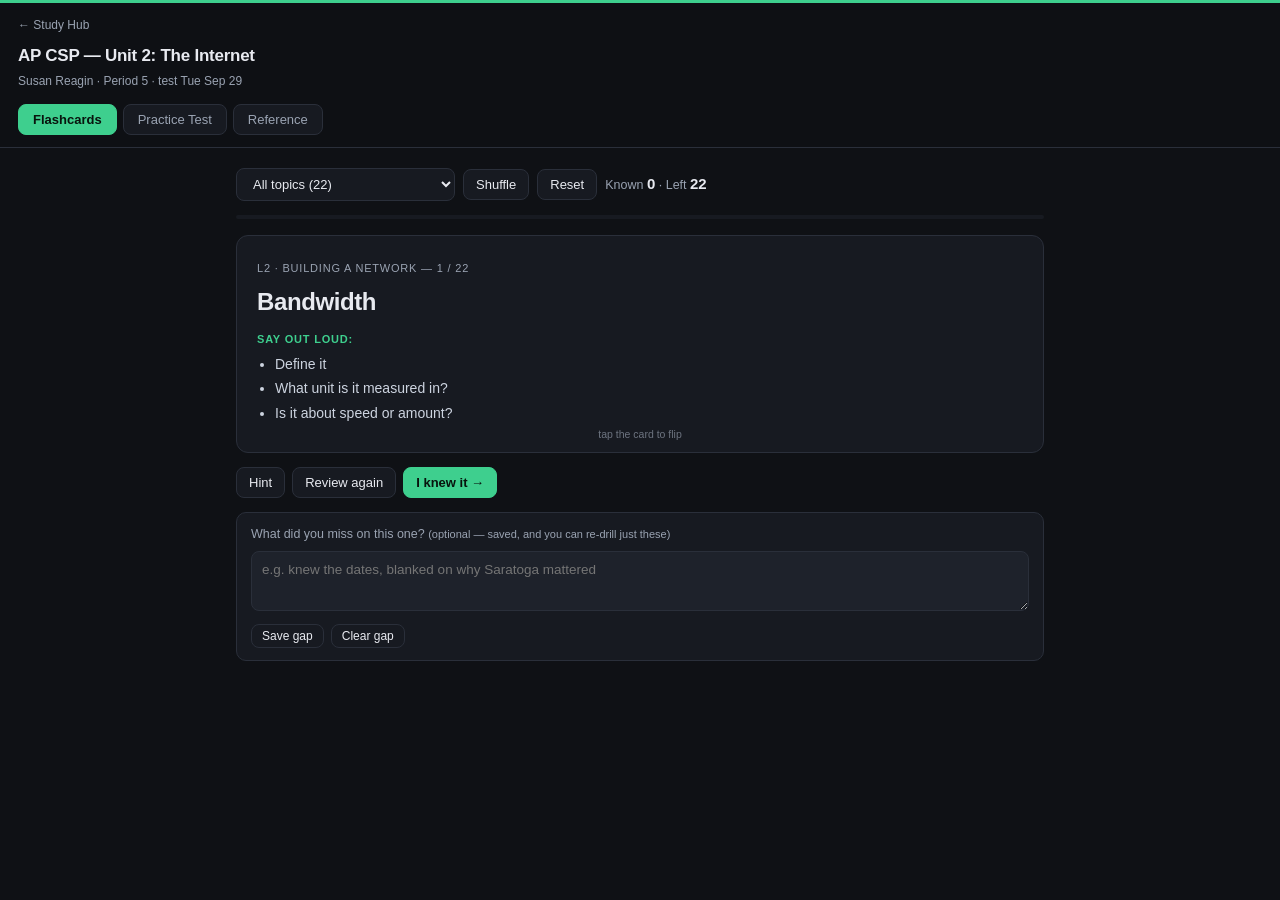
<file: csp.html>
<!DOCTYPE html>
<html lang="en">
<head>
<meta charset="utf-8">
<meta name="viewport" content="width=device-width,initial-scale=1,viewport-fit=cover">
<meta name="apple-mobile-web-app-capable" content="yes">
<meta name="apple-mobile-web-app-status-bar-style" content="black-translucent">
<title>AP CSP Unit 2 - The Internet</title>
<link rel="stylesheet" href="trainer.css?v=1">
<style>:root{--accent:#3ecf8e;--accent-ink:#08130d}</style>
</head>
<body>
<header>
  <a class="back" href="index.html">&larr; Study Hub</a>
  <h1>AP CSP &mdash; Unit 2: The Internet</h1>
  <div class="sub">Susan Reagin &middot; Period 5 &middot; test Tue Sep 29</div>
  <nav>
    <button class="on" data-v="fc">Flashcards</button>
    <button data-v="qz">Practice Test</button>
    <button data-v="ref">Reference</button>
  </nav>
</header>
<main>
<section class="view on" id="fc"><div id="fcHost"></div></section>
<section class="view" id="qz"><div id="qzHost"></div></section>
<section class="view" id="ref"></section>
</main>
<script src="flash.js?v=7"></script>
<script>
const $=id=>document.getElementById(id);
/* Every term below is from Ms. Reagin's "Internet Vocab.pdf", which is the official scope.
   Extra detail comes from the Packets slides, the UDP vs TCP slide, and the Layers activity guide. */
const T=[
{s:"L2 \u00b7 Building a Network",cat:"network",t:"Bandwidth",
 a:["Define it","What unit is it measured in?","Is it about speed or amount?"],
 h:"Think maximum, fixed time, and a unit.",
 d:"The <b>maximum amount of data that can be sent in a fixed amount of time</b>, usually measured in <b>bits per second</b>."},
{s:"L2 \u00b7 Building a Network",cat:"network",t:"Computing Device",
 a:["Define it","Name three examples the notes give"],
 h:"The key phrase is \u201ccan run a program.\u201d",
 d:"A machine that <b>can run a program</b> &mdash; including computers, tablets, servers, <b>routers</b>, and smart sensors.<br>Note routers count as computing devices."},
{s:"L2 \u00b7 Building a Network",cat:"network",t:"Computing Network",
 a:["Define it","What must the devices be able to do?"],
 h:"Interconnected, and able to do one specific thing.",
 d:"A group of <b>interconnected computing devices capable of sending or receiving data</b>."},
{s:"L2 \u00b7 Building a Network",cat:"network",t:"Computing System",
 a:["Define it","How is it different from a computing <i>network</i>?"],
 h:"This one includes something a network definition doesn't.",
 d:"A group of <b>computing devices AND programs</b> working together for a <b>common purpose</b>.<br><b>The distinction:</b> a <i>network</i> is just interconnected devices sending/receiving data. A <i>system</i> adds programs and a shared purpose."},
{s:"L2 \u00b7 Building a Network",cat:"network",t:"Path",
 a:["Define it","Where does it start and end?"],
 h:"It has two specific endpoints.",
 d:"The <b>series of connections</b> between computing devices on a network, <b>starting with a sender and ending with a receiver</b>."},

{s:"L3 \u00b7 The Need for Addressing",cat:"protocol",t:"Protocol",
 a:["Define it","Is it hardware or an agreement?"],
 h:"Broadest of the three L3 terms.",
 d:"An <b>agreed-upon set of rules</b> that specify the <b>behavior of some system</b>.<br>This is the umbrella term &mdash; IP, TCP, UDP, DNS and HTTP are all protocols."},
{s:"L3 \u00b7 The Need for Addressing",cat:"protocol",t:"Internet Protocol (IP)",
 a:["What does it do?","What does it assign?","Don't confuse it with the <i>address</i> itself"],
 h:"It's the rulebook, not the number.",
 d:"A <b>protocol for sending data across the Internet</b> that <b>assigns unique numbers (IP addresses)</b> to each connected device.<br><b>Watch the trap:</b> IP is the protocol; an IP address is the number it hands out."},
{s:"L3 \u00b7 The Need for Addressing",cat:"protocol",t:"IP Address",
 a:["Define it","Is it unique?","Who or what has one?"],
 h:"One per device.",
 d:"The <b>unique number assigned to each device on the Internet</b>.<br>Packets carry a <b>to</b> and <b>from</b> IP address, and routers use those to move data along."},

{s:"L4 \u00b7 Routers and Redundancy",cat:"reliability",t:"Router",
 a:["Define it","What kind of thing is it?"],
 h:"The definition starts with a surprising two words.",
 d:"<b>A type of computer</b> that <b>forwards data across a network</b>.<br>Note the notes call it a computer, not just a box."},
{s:"L4 \u00b7 Routers and Redundancy",cat:"reliability",t:"Redundancy",
 a:["Define it","Give the network example","How does it relate to fault tolerance?"],
 h:"Extra on purpose.",
 d:"The inclusion of <b>extra components</b> so a system can keep working even if individual components fail &mdash; for example <b>having more than one path between any two connected devices</b>.<br><b>Redundancy is how you achieve fault tolerance.</b>"},
{s:"L4 \u00b7 Routers and Redundancy",cat:"reliability",t:"Fault Tolerant",
 a:["Define it","Why does it matter for a network?","What creates it?"],
 h:"Keeps going when parts break.",
 d:"<b>Can continue to function even when individual components fail.</b> This matters because parts of a complex system like a computer network fail at unexpected times, often in groups.<br><b>Redundancy</b> (extra paths) is what makes a network fault tolerant."},
{s:"L4 \u00b7 Routers and Redundancy",cat:"reliability",t:"Physical Network layer",
 a:["What problem does it solve?","Name three physical things that make it up","Must every computer connect directly to every other?"],
 h:"The bottom layer.",
 d:"Solves <b>physically connecting devices</b> so information can move.<br>Made of <b>fiber optic cables, wifi signals, or copper wires</b>.<br><b>Key point:</b> computers do NOT need to be directly connected to each other &mdash; just to a single point on the network."},

{s:"L5 \u00b7 Packets",cat:"packet",t:"Packet",
 a:["Define it","What happens to large messages?","Three ways packets can arrive"],
 h:"The arrival part is the tested part.",
 d:"A <b>chunk of data sent over a network</b>. Larger messages are <b>divided into packets</b> that may arrive at the destination <b>in order, out-of-order, or not at all</b>."},
{s:"L5 \u00b7 Packets",cat:"packet",t:"Packet Metadata",
 a:["Define it","What two jobs does it do?","What's actually in it?"],
 h:"Data about the data.",
 d:"<b>Data added to packets to help route them</b> through the network and <b>reassemble</b> the original message.<br>Includes the <b>sender and receiver IP addresses</b>. In the Internet Simulator, 16 of each packet's 80 bits were metadata, leaving 64 bits (8 ASCII characters)."},
{s:"L5 \u00b7 Packets",cat:"packet",t:"Datastream",
 a:["Define it"],
 h:"How information moves through the internet.",
 d:"<b>Information passed through the internet in packets.</b>"},
{s:"L5 \u00b7 Packets",cat:"packet",t:"Transmission Control Protocol (TCP)",
 a:["Speed or accuracy?","Three things it does mechanically","Three real-life uses"],
 h:"Slower, but it checks.",
 d:"<b>Slower but more accurate.</b> Sends packets with error-checking.<ul>"
 +"<li><b>Numbers packets</b> so they can be re-ordered</li><li><b>Confirms</b> all were received</li>"
 +"<li><b>Resends</b> any missing packets, with multiple back-and-forth confirmations</li></ul>"
 +"<b>Use when accuracy beats a split second:</b> emails, photos, browsing websites, downloading files."},
{s:"L5 \u00b7 Packets",cat:"packet",t:"User Datagram Protocol (UDP)",
 a:["Speed or accuracy?","What does it deliberately NOT do?","Three real-life uses"],
 h:"Fast, and it doesn't look back.",
 d:"<b>Fast, with minimal error-checking.</b> Sends all the packets but <b>does not check</b> whether they arrive or arrive in order, and <b>does not resend</b> dropped packets.<br>"
 +"<b>Use when split seconds beat accuracy:</b> video-conferencing, live streaming, online gaming."},

{s:"L6 \u00b7 HTTP and DNS",cat:"protocol",t:"Domain Name System (DNS)",
 a:["What problem does it solve?","Which direction does it translate?","What does it travel over?"],
 h:"Names in, numbers out.",
 d:"The system responsible for <b>translating domain names</b> like example.com <b>into IP addresses</b>.<br>Your computer contacts a system of DNS servers that track which IP goes with which domain. Those requests themselves travel as <b>TCP/IP packets</b>."},
{s:"L6 \u00b7 HTTP and DNS",cat:"protocol",t:"HyperText Transfer Protocol (HTTP)",
 a:["What is it used for?","What does a request look like?","What does it ride on top of?"],
 h:"Requesting and sharing web content.",
 d:"The protocol used for <b>transmitting web pages over the Internet</b> &mdash; requesting and sharing webpages, audio, images, video and other files.<br>Computers communicate in <b>plain text</b>, like <b>GET</b>, to request files; the server responds with the files, which the browser displays. HTTP requests are sent <b>inside TCP/IP packets</b>."},
{s:"L6 \u00b7 HTTP and DNS",cat:"concept",t:"World Wide Web",
 a:["Define it","Is it the same thing as the Internet?"],
 h:"Short definition. The trap is the follow-up.",
 d:"A <b>system of linked pages, programs, and files</b>.<br><b>The trap:</b> the web is NOT the Internet. The Internet is the network; the web is just files requested using <b>HTTP</b> and sent over that network."},

{s:"L7 \u00b7 Internet Dilemmas",cat:"concept",t:"Digital Divide",
 a:["Define it","Name the three characteristics it's based on"],
 h:"Three categories, and they're specific.",
 d:"<b>Differing access to computing devices and the Internet</b>, based on <b>socioeconomic, geographic, or demographic</b> characteristics."},
{s:"Layers",cat:"concept",t:"Layers of the Internet",
 a:["What is the big idea?","Name the layers bottom to top","Why layers at all?"],
 h:"Each one relies on the one below it.",
 d:"The Internet is made of <b>many protocols that build on each other like layers</b>, with higher layers relying on the ones below.<br>"
 +"<b>Bottom to top:</b> Physical Network &rarr; IP &rarr; TCP <i>or</i> UDP &rarr; DNS and HTTP.<br>"
 +"Together they solve every problem needed for <b>billions of devices</b> to communicate."}
];
const CARDS=T.map(x=>({s:x.s,t:x.t,h:x.h,d:x.d,a:x.a,cat:x.cat}));

/* ---------- generated scenario questions ---------- */
const SCEN=[
 ["a video call with your grandma","UDP","a split second matters more than a perfect picture"],
 ["live streaming a football game","UDP","speed matters more than correcting every error"],
 ["an online multiplayer game","UDP","lag is worse than a dropped frame"],
 ["sending an email","TCP","the message has to arrive complete and in order"],
 ["uploading photos to a website","TCP","a missing chunk would corrupt the image"],
 ["loading a normal web page","TCP","the page has to arrive accurately"],
 ["downloading a large file","TCP","every packet must arrive or the file is broken"],
 ["a voice-over-IP phone call","UDP","delay is more damaging than a tiny glitch"]
];
const LAYERS=[
 ["physically connecting devices so information can move","Physical Network"],
 ["uniquely identifying devices and routing messages between them","IP"],
 ["sending a large message when accuracy matters most","TCP"],
 ["sending a large message when speed matters most","UDP"],
 ["translating a domain name into an IP address","DNS"],
 ["requesting and sharing webpages, images and video","HTTP"]
];
function shuf(a){return a.slice().sort(function(){return Math.random()-.5})}
function qScenario(){
  const s=shuf(SCEN)[0];
  return {topic:"TCP vs UDP scenarios",
    q:"Which protocol would <b>"+s[0]+"</b> most likely use?",
    choices:shuf([{label:"TCP",right:s[1]==="TCP"},{label:"UDP",right:s[1]==="UDP"}]),
    why:"<b>"+s[1]+"</b> &mdash; "+s[2]+". TCP = slower but checks and resends. UDP = fast with no error-checking."};
}
function qLayer(){
  const pick=shuf(LAYERS)[0];
  const wrong=shuf(LAYERS.filter(function(l){return l[1]!==pick[1]})).slice(0,3);
  return {topic:"Which protocol does what",
    q:"Which protocol or layer solves this problem: <b>"+pick[0]+"</b>?",
    choices:shuf([{label:pick[1],right:true}].concat(wrong.map(function(w){return {label:w[1],right:false}}))),
    why:"<b>"+pick[1]+"</b> handles that. Bottom to top the layers are Physical Network, IP, TCP or UDP, then DNS and HTTP."};
}
function qOrder(){
  const right="Physical Network \u2192 IP \u2192 TCP/UDP \u2192 DNS &amp; HTTP";
  const wrongs=["IP \u2192 Physical Network \u2192 HTTP \u2192 TCP/UDP",
    "HTTP \u2192 DNS \u2192 TCP/UDP \u2192 IP \u2192 Physical Network",
    "Physical Network \u2192 HTTP \u2192 IP \u2192 TCP/UDP"];
  return {topic:"Layer order",
    q:"Which shows the layers of the Internet from the <b>bottom up</b>?",
    choices:shuf([{label:right,right:true}].concat(wrongs.map(function(w){return {label:w,right:false}}))),
    why:"Higher layers rely on the ones below: <b>Physical Network &rarr; IP &rarr; TCP/UDP &rarr; DNS &amp; HTTP</b>."};
}
function extras(){return shuf([qScenario(),qScenario(),qLayer(),qLayer(),qOrder()])}

Flash.mount({host:$("fcHost"),cards:CARDS,deckId:"csp"});
Flash.quiz({host:$("qzHost"),cards:CARDS,deckId:"csp",count:20,extras:extras});

$("ref").innerHTML=
'<div class="note">This is Ms. Reagin\'s posted <b>Internet Vocab</b> list, which is the official scope of the test, plus the detail from the Packets slides, the UDP vs TCP slide, and the Layers of the Internet activity guide.</div>'
+'<div class="card"><h3>TCP vs UDP &mdash; the one they always test</h3><table>'
+'<tr><th></th><th>TCP</th><th>UDP</th></tr>'
+'<tr><th>Priority</th><td>Accuracy</td><td>Speed</td></tr>'
+'<tr><th>Speed</th><td>Slower</td><td>Faster</td></tr>'
+'<tr><th>Numbers packets?</th><td>Yes, so they can be re-ordered</td><td>No</td></tr>'
+'<tr><th>Confirms arrival?</th><td>Yes, multiple back-and-forth confirmations</td><td>No</td></tr>'
+'<tr><th>Resends dropped packets?</th><td>Yes</td><td>No</td></tr>'
+'<tr><th>Use it for</th><td>Email, photos, browsing, downloads</td><td>Video calls, live streaming, online gaming</td></tr>'
+'</table><p><b>One-liner:</b> if losing a bit of quality is better than waiting, use UDP. If waiting is better than losing data, use TCP.</p></div>'
+'<div class="card"><h3>Layers of the Internet</h3><table><tr><th>Layer</th><th>Problem it solves</th><th>How it works</th></tr>'
+'<tr><td><b>Physical Network</b></td><td>Physically connecting devices</td><td>Fiber optic cable, wifi signals, copper wire. A device only needs to reach one point on the network, not every other device.</td></tr>'
+'<tr><td><b>IP</b></td><td>Identifying devices and routing between them</td><td>Every device gets a unique IP address. Packets carry to/from addresses. Routers pick the path, and routing is <b>dynamic</b> &mdash; the path changes and is unpredictable.</td></tr>'
+'<tr><td><b>TCP</b></td><td>Large messages where accuracy matters</td><td>Split into numbered packets, re-ordered on arrival, missing ones re-requested. Slower but reliable.</td></tr>'
+'<tr><td><b>UDP</b></td><td>Large messages where speed matters</td><td>Split into packets, sent, no error-checking. Faster, more errors possible.</td></tr>'
+'<tr><td><b>DNS</b></td><td>Turning names into numbers</td><td>Servers map example.com to an IP address. DNS requests themselves travel as TCP/IP packets.</td></tr>'
+'<tr><td><b>HTTP</b></td><td>Requesting and sharing web content</td><td>Plain-text commands like <b>GET</b>. The server returns files the browser displays. Rides inside TCP/IP packets.</td></tr>'
+'</table></div>'
+'<div class="card"><h3>Vocabulary by lesson</h3>'
+'<p class="tiny" style="color:var(--dim);font-size:12px">Lesson 1 and Lesson 8 have no vocabulary.</p>'
+'<table><tr><th>Lesson</th><th>Terms</th></tr>'
+'<tr><td><b>2 &middot; Building a Network</b></td><td>Bandwidth, Computing Device, Computing Network, Computing System, Path</td></tr>'
+'<tr><td><b>3 &middot; The Need for Addressing</b></td><td>IP Address, Internet Protocol (IP), Protocol</td></tr>'
+'<tr><td><b>4 &middot; Routers and Redundancy</b></td><td>Fault Tolerant, Redundancy, Router</td></tr>'
+'<tr><td><b>5 &middot; Packets</b></td><td>Packet (+ Packet Metadata, Datastream, TCP, UDP from the slides)</td></tr>'
+'<tr><td><b>6 &middot; HTTP and DNS</b></td><td>Domain Name System (DNS), HyperText Transfer Protocol (HTTP), World Wide Web</td></tr>'
+'<tr><td><b>7 &middot; Internet Dilemmas</b></td><td>Digital Divide</td></tr>'
+'</table></div>'
+'<div class="card"><h3>Pairs people mix up</h3>'
+'<details><summary>Internet Protocol vs. IP Address</summary><p><b>Internet Protocol</b> is the set of rules for sending data and assigning numbers. An <b>IP Address</b> is the unique number itself. Protocol = rulebook, address = the number.</p></details>'
+'<details><summary>Computing Network vs. Computing System</summary><p><b>Network</b> = interconnected devices that can send or receive data. <b>System</b> = devices <i>and programs</i> working toward a <i>common purpose</i>. The system definition adds programs and purpose.</p></details>'
+'<details><summary>Redundancy vs. Fault Tolerant</summary><p><b>Redundancy</b> is the extra components, like a second path. <b>Fault tolerant</b> is the resulting property of still working when parts fail. Redundancy is the cause, fault tolerance is the effect.</p></details>'
+'<details><summary>The Internet vs. the World Wide Web</summary><p>The <b>Internet</b> is the physical network of connected devices and the protocols running on it. The <b>World Wide Web</b> is a system of linked pages, programs and files requested over HTTP that travels on the Internet. The web is a thing that uses the Internet.</p></details>'
+'<details><summary>Bandwidth vs. speed</summary><p><b>Bandwidth</b> is the maximum <i>amount</i> of data in a fixed time, measured in <b>bits per second</b>. It caps how much can move at once, which is not the same as how quickly one packet travels.</p></details></div>';

document.querySelectorAll('nav button').forEach(function(b){b.onclick=function(){
  document.querySelectorAll('nav button').forEach(function(x){x.classList.toggle('on',x===b)});
  document.querySelectorAll('.view').forEach(function(v){v.classList.toggle('on',v.id===b.dataset.v)});
  window.scrollTo(0,0);
}});
</script>
</body>
</html>
</file>
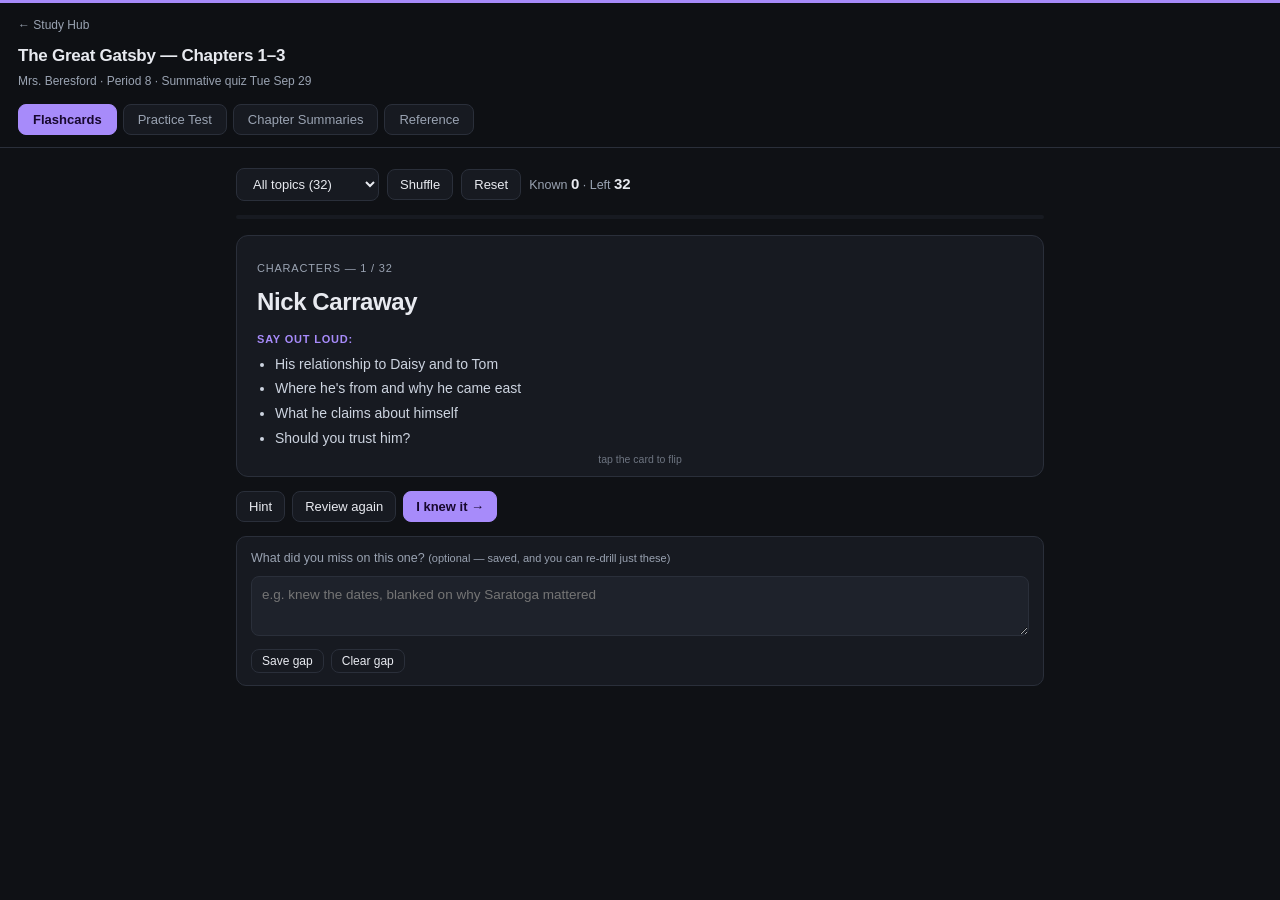
<file: eng.html>
<!DOCTYPE html>
<html lang="en">
<head>
<meta charset="utf-8">
<meta name="viewport" content="width=device-width,initial-scale=1,viewport-fit=cover">
<meta name="apple-mobile-web-app-capable" content="yes">
<meta name="apple-mobile-web-app-status-bar-style" content="black-translucent">
<title>English 10 - Gatsby Ch. 1-3</title>
<link rel="stylesheet" href="trainer.css?v=1">
<style>:root{--accent:#a78bfa;--accent-ink:#17082e}</style>
</head>
<body>
<header>
  <a class="back" href="index.html">&larr; Study Hub</a>
  <h1>The Great Gatsby &mdash; Chapters 1&ndash;3</h1>
  <div class="sub">Mrs. Beresford &middot; Period 8 &middot; Summative quiz Tue Sep 29</div>
  <nav>
    <button class="on" data-v="fc">Flashcards</button>
    <button data-v="qz">Practice Test</button>
    <button data-v="sum">Chapter Summaries</button>
    <button data-v="ref">Reference</button>
  </nav>
</header>
<main>
<section class="view on" id="fc"><div id="fcHost"></div></section>
<section class="view" id="qz"><div id="qzHost"></div></section>
<section class="view" id="sum"></section>
<section class="view" id="ref"></section>
</main>
<script src="flash.js?v=7"></script>
<script>
const $=id=>document.getElementById(id);
const T=[
/* ---------- CHARACTERS ---------- */
{s:"Characters",cat:"character",t:"Nick Carraway",
 a:["His relationship to Daisy and to Tom","Where he's from and why he came east","What he claims about himself","Should you trust him?"],
 h:"He tells you he's trustworthy. That's exactly why to be careful.",
 d:"The <b>narrator</b>. From the <b>Midwest</b>, went to <b>Yale</b> (where he knew Tom), moved to <b>West Egg</b> in the spring to learn the <b>bond business</b>, funded by his father for a year. <b>Daisy's cousin</b>, Tom's old classmate, and he becomes Jordan's love interest.<br>"
 +"He sets himself up as the moral example: \u201c<b>Reserving judgements is a matter of infinite hope</b>\u201d (2). He calls himself honest.<br>"
 +"<b>Why reliability is the big question:</b> he opens by saying \u201cwhen I came back from the east last autumn\u201d (2), so he's telling this <i>after</i> everything happened, and he admits he can't be completely honest about the night in Myrtle's apartment. He also says he was \u201c<b>within and without, simultaneously enchanted and repelled</b>\u201d \u2014 he judges the parties while enjoying them."},
{s:"Characters",cat:"character",t:"Tom Buchanan",
 a:["Where he lives and where he's from","His history with Nick","Three things that make him awful","Who he's having an affair with"],
 h:"Old money, old football, new racism.",
 d:"<b>Daisy's husband</b>, lives in <b>East Egg</b> (old money), formerly Chicago. Knew <b>Nick at Yale</b>. Enormously wealthy, physically imposing, aggressive.<br>"
 +"<b>Ways he's awful:</b> he lectures everyone about his racist \u201cbooks\u201d (12-13); he keeps a mistress openly enough that the phone ringing at dinner is understood by everyone (14); he <b>breaks Myrtle's nose</b> when she repeats Daisy's name.<br>"
 +"His mistress is <b>Myrtle Wilson</b>."},
{s:"Characters",cat:"character",t:"Daisy Buchanan",
 a:["Her relationship to Nick","What she wears and what surrounds her","Her first line in the novel","How her voice is described"],
 h:"White, breeze, and a famous line about her daughter.",
 d:"<b>Nick's cousin</b>, <b>Tom's wife</b>, lives in <b>East Egg</b>. Introduced in <b>white</b>, with a <b>breeze</b> blowing through the room and curtains \u2014 an image of lightness and purity that the novel undercuts.<br>"
 +"<b>First words:</b> \u201c<b>I'm p-paralyzed with happiness</b>\u201d (8).<br>"
 +"<b>Voice:</b> a \u201c<b>murmur</b>,\u201d a \u201clow, thrilling voice\u201d (9). People lean in to hear her.<br>"
 +"She tells Nick about her daughter's birth and says she hopes the girl will be \u201ca beautiful little fool\u201d \u2014 the best thing a girl can be in her world (16-17)."},
{s:"Characters",cat:"character",t:"Jordan Baker",
 a:["Her job","Her reputation","Her famous line about parties","Who she knows"],
 h:"A golfer with a cheating rumour.",
 d:"A <b>professional golfer</b> and <b>Daisy's friend</b>. Mrs. Beresford's slides say she \u201c<b>balances Daisy</b>.\u201d Introduced bored and still, then \u201cshe yawned and with a series of rapid, deft movements stood up into the room\u201d (10).<br>"
 +"<b>Reputation:</b> dishonest \u2014 there's a rumour she cheated in a golf tournament. Nick says she's incurably dishonest.<br>"
 +"At Gatsby's party she's \u201c<b>leaning a little backward and looking with contemptuous interest down into the garden</b>\u201d (42).<br>"
 +"<b>Her line:</b> \u201cI like large parties. <b>They're so intimate.</b> At small parties there isn't any privacy\u201d (49).<br>"
 +"She <b>knows Gatsby</b>, and he pulls her aside privately at the party. She becomes Nick's love interest."},
{s:"Characters",cat:"character",t:"Jay Gatsby",
 a:["Where he lives and what he's famous for","When he's first mentioned vs. first seen","What his smile is like","What he does at his own party"],
 h:"You hear about him for two and a half chapters before you meet him.",
 d:"Owns the mansion next door to Nick in <b>West Egg</b> (new money) and throws enormous parties.<br>"
 +"<b>First mentioned</b> on page 11, when Nick has barely arrived \u2014 and Jordan reacts as if the name means something. <b>First seen</b> at the end of Chapter 1 (20), alone on his lawn, <b>reaching toward a green light</b>. <b>First actually met</b> in Chapter 3 (47).<br>"
 +"<b>His smile:</b> \u201cone of those rare smiles with a quality of <b>eternal reassurance</b> in it, that you may come across four or five times in life\u201d (48).<br>"
 +"<b>At his own party</b> he doesn't drink and doesn't dance. He watches. Nick sees \u201capproving eyes\u201d and \u201cnothing sinister about him\u201d (50). At the end he stands alone on the porch with his hand raised in farewell (55)."},
{s:"Characters",cat:"character",t:"Myrtle Wilson",
 a:["Who she's married to and who she's involved with","Where she lives","How she's described","What ends the party"],
 h:"Her nose is the last event of Chapter 2.",
 d:"<b>George Wilson's wife</b> and <b>Tom's mistress</b>. Lives above the garage in the <b>Valley of Ashes</b>.<br>"
 +"<b>Described</b> as \u201cin the middle thirties, and faintly stout, but she carried her <b>surplus flesh sensuously</b> as some women can\u201d (25). Note the diction: <i>stout</i>, <i>flesh</i> \u2014 physical and earthy, deliberately unlike how Daisy is described.<br>"
 +"She married George believing he was a gentleman, and says she was wrong about him.<br>"
 +"<b>End of Chapter 2:</b> she chants Daisy's name at Tom and he <b>breaks her nose</b> with his open hand."},
{s:"Characters",cat:"character",t:"George Wilson",
 a:["His job and where","How he's described","What Tom says about him","Why does he think Tom is visiting?"],
 h:"Three adjectives, all of them draining.",
 d:"Runs a <b>garage in the Valley of Ashes</b>; <b>Myrtle's husband</b>.<br>"
 +"<b>Described</b> as \u201ca <b>blond, spiritless man, anaemic, and faintly handsome</b>\u201d (25).<br>"
 +"He thinks Tom keeps visiting to <b>sell him a car</b>. He has no idea about the affair.<br>"
 +"<b>Tom on George:</b> \u201cHe's so dumb he doesn't know he's alive\u201d (26)."},
{s:"Characters",cat:"character",t:"Catherine",
 a:["Whose sister is she?","What does she claim about Gatsby?","What does she tell Nick about Tom and Myrtle?"],
 h:"She's a gossip source, and the slides flag her as important.",
 d:"<b>Myrtle's sister</b>, at the apartment party in Chapter 2. She claims to <b>\u201cknow\u201d Gatsby</b> and passes along rumours about him \u2014 part of the pattern where everyone has heard something and nobody has facts.<br>"
 +"She tells Nick that <b>neither Tom nor Myrtle can stand the person they're married to</b>, and that the reason Tom and Daisy don't divorce is that <b>Daisy is Catholic</b>. Nick notes this is a lie, since Daisy isn't Catholic \u2014 another example of how casually everyone in this book lies."},
{s:"Characters",cat:"character",t:"Mr. and Mrs. McKee",
 a:["Where do they live?","His job","How is she described?"],
 h:"Four adjectives, and the last one is brutal.",
 d:"Guests at Tom and Myrtle's apartment party. They live <b>downstairs</b>. <b>Mr. McKee is a photographer</b>. <b>Mrs. McKee</b> is \u201c<b>shrill, languid, handsome, and horrible</b>\u201d \u2014 the diction tells you exactly what Nick thinks of this whole crowd."},
{s:"Characters",cat:"character",t:"Owl Eyes",
 a:["Where does Nick find him?","What amazes him?","What detail does he point out about the books?"],
 h:"He's in the library, and he's making a point about Gatsby.",
 d:"A drunk man in <b>owl-eyed spectacles</b> in <b>Gatsby's library</b> (45). He's astonished the books are real: \u201c<b>Absolutely real \u2014 have pages and everything. I thought they'd be a durable cardboard</b>\u201d (45).<br>"
 +"<b>The detail that matters:</b> the <b>pages are uncut</b>, meaning nobody has ever read them. Gatsby built a real library he doesn't use. That's the whole appearance-vs-reality theme in one prop."},

/* ---------- PLACES ---------- */
{s:"Setting",cat:"place",t:"East Egg",
 a:["Old money or new?","Who lives there?"],
 h:"Inherited.",
 d:"The fashionable egg \u2014 <b>old money</b>, inherited wealth, established families. <b>Tom and Daisy Buchanan</b> live here, as does Jordan's social circle."},
{s:"Setting",cat:"place",t:"West Egg",
 a:["Old money or new?","Who lives there?"],
 h:"Earned, and looked down on for it.",
 d:"The less fashionable egg \u2014 <b>new money</b>, self-made wealth, viewed as vulgar by East Egg. <b>Nick</b> rents a small house here and <b>Gatsby's mansion</b> is next door."},
{s:"Setting",cat:"place",t:"The Valley of Ashes",
 a:["Where is it and what's there?","Who lives there?","What watches over it?","Why does it matter?"],
 h:"Grey, and something is watching.",
 d:"A <b>desolate industrial wasteland between West Egg and New York City</b>, described as a grey place where ash grows like wheat into ridges and hills, and men move dimly through the dust (23-24).<br>"
 +"<b>The Wilsons</b> live here above their garage. The <b>eyes of Doctor T. J. Eckleburg</b> watch over it.<br>"
 +"<b>Why it matters:</b> it's the deliberate contrast to the glittering Eggs \u2014 this is the cost of all that wealth, the place the money grinds up."},
{s:"Setting",cat:"place",t:"Tom and Myrtle's apartment",
 a:["Which city?","What's it like inside?","What happens there?"],
 h:"Too much furniture, too little room.",
 d:"An apartment <b>in New York City</b> that Tom keeps for the affair (29). Small and crammed with furniture far too large for it, so that moving around means stumbling over scenes of Versailles.<br>"
 +"<b>What happens:</b> Myrtle buys a dog, Catherine and the McKees come up, everyone drinks heavily, and the chapter ends with <b>Tom breaking Myrtle's nose</b>. It's only the second time in his life Nick has been drunk."},

/* ---------- SYMBOLS ---------- */
{s:"Symbols",cat:"symbol",t:"The eyes of Doctor T. J. Eckleburg",
 a:["What literally are they?","Where are they?","What are they usually read as?"],
 h:"An advertisement that outlived its business.",
 d:"A <b>faded billboard</b> for an oculist \u2014 gigantic blue eyes behind yellow spectacles \u2014 looming over the <b>Valley of Ashes</b>.<br>"
 +"<b>Commonly read as:</b> God, or some moral authority, watching over a corrupt world and doing nothing. They're a leftover advertisement, which is the point: in this world the only thing watching is a billboard."},
{s:"Symbols",cat:"symbol",t:"The green light",
 a:["Where is it?","Who reaches for it and when?","What does it stand for?"],
 h:"Last image of Chapter 1.",
 d:"A <b>green light at the end of Daisy's dock</b> in East Egg, visible across the water from Gatsby's lawn.<br>"
 +"At the <b>end of Chapter 1</b> (20), Nick sees Gatsby alone in the dark, trembling, <b>stretching his arms toward it</b>. Nick looks again and Gatsby has vanished.<br>"
 +"<b>Stands for:</b> Gatsby's longing \u2014 for Daisy, and more broadly for a future always just out of reach. It's the American Dream made into an object you can see but not hold."},
{s:"Symbols",cat:"symbol",t:"Gatsby's uncut books",
 a:["Who notices them?","What's remarkable about them?","What does it say about Gatsby?"],
 h:"Real covers, unread pages.",
 d:"In the library, <b>Owl Eyes</b> marvels that Gatsby's books are real rather than cardboard fakes \u2014 but the <b>pages have never been cut</b>, so none have been read.<br>"
 +"<b>What it says:</b> Gatsby's persona is more thorough than a fake, yet still a performance. He bought the appearance of an educated man down to the last convincing detail. Straight into <b>appearance vs. reality</b>, which is the activity Mrs. Beresford ran on Chapter 3."},
{s:"Symbols",cat:"symbol",t:"Daisy, white, and the breeze",
 a:["What is Daisy wearing when we meet her?","What's happening in the room?","What does Tom do to it?"],
 h:"Tom shuts the windows.",
 d:"Daisy and Jordan are first seen in <b>white</b>, on an enormous couch, with a <b>breeze</b> billowing the curtains so the two women seem to float.<br>"
 +"Then <b>Tom shuts the windows</b> and the room goes still. The image is worth knowing: the lightness and apparent purity around Daisy is fragile, and Tom is the one who kills it."},

/* ---------- LITERARY TERMS ---------- */
{s:"Literary terms",cat:"litterm",t:"Direct Characterization",
 a:["Define it","Give the slide's example"],
 h:"The author just tells you.",
 d:"<b>Tells</b> the audience what the personality of the character is.<br>"
 +"<b>Slide example:</b> \u201cThe <i>patient</i> boy and the <i>quiet</i> girl were both <i>well-mannered</i> and did not disobey their mother.\u201d"},
{s:"Literary terms",cat:"litterm",t:"Indirect Characterization",
 a:["Define it","What acronym goes with it?"],
 h:"The author shows you and lets you work it out.",
 d:"<b>Shows</b> things that reveal the personality of the character, leaving you to infer it. The acronym for the five kinds of evidence is <b>STEAL</b>."},
{s:"Literary terms",cat:"litterm",t:"STEAL",
 a:["What does each letter stand for?","What is it a tool for?"],
 h:"Five letters, and your worksheet is built on it.",
 d:"The five types of <b>indirect characterization</b>:<ul>"
 +"<li><b>S</b>peech \u2014 what the character says and how they say it</li>"
 +"<li><b>T</b>houghts \u2014 their private thoughts and feelings</li>"
 +"<li><b>E</b>ffect on others \u2014 how other characters react to them</li>"
 +"<li><b>A</b>ctions \u2014 what they do and how they behave</li>"
 +"<li><b>L</b>ooks \u2014 appearance and dress</li></ul>"
 +"Your <b>STEAL worksheet is due at the beginning of class</b> on quiz day, book only."},
{s:"Literary terms",cat:"litterm",t:"Flat Character",
 a:["Define it","How many traits?","Give an example type"],
 h:"Summarizable in a word.",
 d:"A <b>two-dimensional</b> character lacking depth or a real personality, usually with just <b>one or two traits</b>. Can often be summed up in one word and never goes beyond that role.<br>"
 +"<b>Examples:</b> \u201cbully,\u201d \u201clove interest,\u201d \u201csidekick.\u201d"},
{s:"Literary terms",cat:"litterm",t:"Round Character",
 a:["Define it","Why do audiences care about them?","Which term is it confused with?"],
 h:"Deep and layered, not necessarily changing.",
 d:"<b>Deep and layered</b>, complex enough to seem real, so audiences get invested in their goals, strengths and failures. They have believable conflict and develop.<br>"
 +"<b>Don't confuse with dynamic:</b> round is about having a <b>complex personality</b>; dynamic is about <b>changing</b>. A character can be both."},
{s:"Literary terms",cat:"litterm",t:"Static Character",
 a:["Define it","Which term is it confused with?"],
 h:"Same at the end as at the start.",
 d:"Undergoes <b>no significant change</b> in character, personality or perspective throughout the story.<br>"
 +"<b>Don't confuse with flat:</b> flat is <b>two-dimensional</b>, static <b>doesn't change</b>. Most flat characters are static, but <b>not all static characters are flat</b> \u2014 a complex character can still end where they began."},
{s:"Literary terms",cat:"litterm",t:"Dynamic Character",
 a:["Define it","Can they be characterized directly, indirectly, or both?"],
 h:"Transformed by the story.",
 d:"Undergoes a <b>major transition</b> in character, personality and/or perspective. Dynamic characters may be characterized <b>both directly and indirectly</b>."},
{s:"Literary terms",cat:"litterm",t:"Internal Conflict",
 a:["What is the one type?","Give an example from Ch. 1-3"],
 h:"Only one flavour.",
 d:"<b>Man vs. Self.</b><br>"
 +"<b>In these chapters:</b> Nick being \u201cwithin and without, simultaneously enchanted and repelled\u201d is internal conflict \u2014 he's disgusted by these people and drawn to them at the same time."},
{s:"Literary terms",cat:"litterm",t:"External Conflict",
 a:["Name all four types","Give an example from Ch. 1-3"],
 h:"Four types on the slide.",
 d:"<b>Man vs. Man</b>, <b>Man vs. Nature</b>, <b>Man vs. Supernatural/Fate</b>, <b>Man vs. Society</b>.<br>"
 +"<b>In these chapters:</b> Tom vs. Myrtle over Daisy's name is man vs. man; Gatsby's whole project of reinventing himself against a class system that won't accept him is man vs. society."},

/* ---------- CONTEXT ---------- */
{s:"Context",cat:"context",t:"Modernism",
 a:["Rough dates","Name four of its ideals","What kind of hero does it favour?"],
 h:"It lost faith in something specific.",
 d:"Roughly <b>1900\u20131950</b>. A deliberately loose set of ideals:<ul>"
 +"<li><b>Bold experimentation</b></li><li><b>Rejection of traditions</b></li>"
 +"<li><b>Disillusionment</b> \u2014 lost faith in the American Dream</li>"
 +"<li>Rejects <b>sentimentality and artificiality</b></li>"
 +"<li>Favours heroes who are <b>flawed and \u201cgraceful under pressure\u201d</b></li>"
 +"<li><b>Redefined</b> the American Dream</li></ul>"},
{s:"Context",cat:"context",t:"The American Dream (classic)",
 a:["Name the three central assumptions","What image is it usually described with?"],
 h:"Three assumptions, and a picket fence.",
 d:"Usually pictured as \u201ca white picket fence\u201d with \u201c2.5 kids.\u201d Three central assumptions:<ul>"
 +"<li><b>America is a New Eden</b> \u2014 a land of beauty, bounty and unlimited promise</li>"
 +"<li><b>Belief in progress</b> \u2014 optimism about a better life</li>"
 +"<li><b>Individuals are triumphant</b> \u2014 the independent and self-reliant are praised; everything is possible with hard work</li></ul>"
 +"The novel shows both the <b>promises and the disappointments</b> of that dream."},
{s:"Context",cat:"context",t:"F. Scott Fitzgerald",
 a:["His nickname","Where he was born","What he inherited from each parent","His line about America"],
 h:"Two inheritances that pull opposite ways.",
 d:"Known as the \u201c<b>Prophet of the Jazz Age</b>.\u201d Born in <b>St. Paul, Minnesota</b>. His father was an irresponsible salesman who had <b>married above his social position</b>.<br>"
 +"<b>From his mother</b> he inherited the dream that any young man could become anything through hard work. <b>From his father</b>, a <b>propensity for failure</b>.<br>"
 +"<b>Zelda Sayre</b>, a Southern belle socially above him, refused his first proposals because he was too poor; he wrote <i>This Side of Paradise</i> to win her \u2014 which should sound a lot like Gatsby and Daisy.<br>"
 +"<b>His line:</b> \u201cAmerica's great promise is that something's going to happen, but it never does. <b>America is the moon that never rose.</b>\u201d"},
{s:"Context",cat:"context",t:"Prohibition (18th Amendment, 1920)",
 a:["What did it do?","How does it connect to Gatsby?","When was it repealed?"],
 h:"It explains where a fortune could come from fast.",
 d:"Banned alcohol nationally from <b>1920</b>, repealed in <b>1933</b>. <i>The Great Gatsby</i> was published in <b>1925</b>, right in the middle.<br>"
 +"<b>Why it matters:</b> all that champagne at Gatsby's parties is illegal, and bootlegging is one of the rumoured sources of his fortune. Mrs. Beresford's slide asks directly what impact the 18th Amendment might have had on the plot."},
{s:"Context",cat:"context",t:"Nick as narrator (point of view)",
 a:["What point of view is this?","When is he telling it?","Two reasons to doubt him"],
 h:"First person, and after the fact.",
 d:"<b>First-person</b>, told by a character inside the story, <b>retrospectively</b> \u2014 \u201cwhen I came back from the east last autumn\u201d (2) means he already knows how it ends.<br>"
 +"<b>Reasons to doubt him:</b> he insists on his own honesty and reserved judgement, yet he opens by telling you Gatsby \u201crepresented everything for which I have unaffected scorn\u201d and then exempts him anyway; and he admits he can't give a full account of the night at Myrtle's apartment."}
];
const CARDS=T.map(function(x){return {s:x.s,t:x.t,h:x.h,d:x.d,a:x.a,cat:x.cat}});

/* ---------- generated questions ---------- */
function shuf(a){return a.slice().sort(function(){return Math.random()-.5})}
const QUOTES=[
 ["I'm p-paralyzed with happiness.","Daisy Buchanan"],
 ["I like large parties. They're so intimate. At small parties there isn't any privacy.","Jordan Baker"],
 ["He's so dumb he doesn't know he's alive.","Tom Buchanan"],
 ["Absolutely real \u2014 have pages and everything. I thought they'd be a durable cardboard.","Owl Eyes"],
 ["Reserving judgements is a matter of infinite hope.","Nick Carraway"]
];
const WHERE=[["Tom Buchanan","East Egg"],["Daisy Buchanan","East Egg"],["Nick Carraway","West Egg"],
 ["Jay Gatsby","West Egg"],["Myrtle Wilson","The Valley of Ashes"],["George Wilson","The Valley of Ashes"]];
const STEAL=[["S","Speech \u2014 what the character says and how"],["T","Thoughts \u2014 private thoughts and feelings"],
 ["E","Effect on others \u2014 how others react to them"],["A","Actions \u2014 what they do"],["L","Looks \u2014 appearance and dress"]];
function qQuote(){
  const p=shuf(QUOTES)[0];
  const names=["Nick Carraway","Daisy Buchanan","Tom Buchanan","Jordan Baker","Jay Gatsby","Myrtle Wilson","Owl Eyes"];
  const wrong=shuf(names.filter(function(n){return n!==p[1]})).slice(0,3);
  return {topic:"Who said it",q:"Who says this? &mdash; \u201c"+p[0]+"\u201d",
   choices:shuf([{label:p[1],right:true}].concat(wrong.map(function(w){return{label:w,right:false}}))),
   why:"<b>"+p[1]+"</b> says it."};
}
function qWhere(){
  const p=shuf(WHERE)[0];
  return {topic:"Who lives where",q:"Where does <b>"+p[0]+"</b> live?",
   choices:shuf(["East Egg","West Egg","The Valley of Ashes"].map(function(x){return{label:x,right:x===p[1]}})),
   why:"<b>"+p[0]+"</b> lives in <b>"+p[1]+"</b>. East Egg = old money (Tom, Daisy). West Egg = new money (Nick, Gatsby). Valley of Ashes = the Wilsons."};
}
function qSteal(){
  const p=shuf(STEAL)[0];
  const wrong=shuf(STEAL.filter(function(x){return x[0]!==p[0]})).slice(0,3);
  return {topic:"STEAL letters",q:"In <b>STEAL</b>, what does the <b>"+p[0]+"</b> stand for?",
   choices:shuf([{label:p[1],right:true}].concat(wrong.map(function(w){return{label:w[1],right:false}}))),
   why:"<b>"+p[0]+"</b> = "+p[1]+". STEAL is the five types of indirect characterization."};
}
function qChapter(){
  const EV=[["Nick has dinner at Tom and Daisy's and the phone keeps ringing","Chapter 1"],
   ["Gatsby reaches toward the green light","Chapter 1"],
   ["Nick visits the Valley of Ashes and meets the Wilsons","Chapter 2"],
   ["Tom breaks Myrtle's nose","Chapter 2"],
   ["Nick meets Owl Eyes in the library","Chapter 3"],
   ["Nick finally meets Gatsby face to face","Chapter 3"],
   ["A car loses a wheel in the driveway after the party","Chapter 3"]];
  const p=shuf(EV)[0];
  return {topic:"Which chapter",q:"Which chapter does this happen in? &mdash; <b>"+p[0]+"</b>",
   choices:shuf(["Chapter 1","Chapter 2","Chapter 3"].map(function(c){return{label:c,right:c===p[1]}})),
   why:"That's <b>"+p[1]+"</b>."};
}
function extras(){return shuf([qQuote(),qQuote(),qWhere(),qSteal(),qChapter(),qChapter()])}

Flash.mount({host:$("fcHost"),cards:CARDS,deckId:"eng"});
Flash.quiz({host:$("qzHost"),cards:CARDS,deckId:"eng",count:20,extras:extras});

$("sum").innerHTML=
'<div class="note"><b>Read this first if you are behind.</b> This is a beat-by-beat walkthrough of what actually happens, with the page numbers Mrs. Beresford used in class. It is a scaffold, not a replacement for the book &mdash; the quiz has <b>short answer</b> as well as multiple choice, and short answer is where not having read shows.</div>'

+'<div class="card"><h3>Chapter 1 &mdash; Meeting everyone</h3>'
+'<p><b>Nick introduces himself</b> (1-3). He quotes his father\u2019s advice about not criticising others, claims he reserves judgement, and tells us he came back from the east last autumn disgusted. So the whole novel is a flashback told by someone who already knows how it ends. He singles out Gatsby as the one person exempt from his scorn.</p>'
+'<p><b>The setting</b> (5). Nick has moved to <b>West Egg</b>, the new-money side, into a small house squeezed beside an enormous mansion. Across the bay is <b>East Egg</b>, old money, where his cousin <b>Daisy</b> lives with <b>Tom Buchanan</b>, whom Nick knew at Yale (6).</p>'
+'<p><b>Dinner at the Buchanans\u2019</b> (8-19). Nick arrives to find <b>Daisy</b> and <b>Jordan Baker</b> in white on a huge couch with the curtains blowing; Tom shuts the windows and the room goes still. Daisy\u2019s first line is \u201cI\u2019m p-paralyzed with happiness.\u201d Tom holds forth about a racist book he\u2019s been reading (12-13). <b>The phone rings</b> (14) and the mood collapses &mdash; Jordan quietly tells Nick it\u2019s Tom\u2019s woman in New York. Daisy tells Nick about her daughter\u2019s birth and says she hopes the girl grows up a <b>beautiful little fool</b>.</p>'
+'<p><b>Gatsby\u2019s name comes up</b> (11) and Jordan reacts as though it means something. Nick leaves \u201cconfused and a little disgusted\u201d (20).</p>'
+'<p><b>The last image</b> (20): Nick sees his neighbour alone on the lawn, trembling, arms stretched toward a <b>green light</b> across the water. He looks away, and Gatsby is gone.</p></div>'

+'<div class="card"><h3>Chapter 2 &mdash; The Valley of Ashes</h3>'
+'<p><b>The Valley of Ashes</b> (23-24). Between West Egg and New York is a grey industrial wasteland where ash piles up like wheat and men move through the dust. Over it hang the enormous blue <b>eyes of Doctor T. J. Eckleburg</b> on a faded billboard.</p>'
+'<p><b>The Wilsons</b> (25-26). Tom drags Nick off the train to meet his mistress. <b>George Wilson</b> runs the garage &mdash; \u201cblond, spiritless, anaemic, and faintly handsome.\u201d He believes Tom is there to sell him a car and has no idea about the affair. <b>Myrtle</b>, his wife, is vivid and physical where Daisy is airy. Tom on George: \u201cHe\u2019s so dumb he doesn\u2019t know he\u2019s alive.\u201d</p>'
+'<p><b>The city</b> (29 onward). Myrtle buys a <b>dog</b> on the way. They go up to the apartment Tom keeps for her, crammed with furniture too big for it. <b>Catherine</b> (Myrtle\u2019s sister) and the <b>McKees</b> from downstairs come up. Catherine passes on gossip about Gatsby and claims Tom and Daisy don\u2019t divorce because Daisy is Catholic &mdash; which is a lie.</p>'
+'<p><b>Everyone drinks.</b> It\u2019s only the second time in his life Nick has been drunk, and he admits he can\u2019t describe the evening fully. He says he was \u201c<b>within and without, simultaneously enchanted and repelled</b>.\u201d</p>'
+'<p><b>The ending.</b> Myrtle starts chanting <b>Daisy\u2019s name</b> at Tom. He tells her she has no right to say it. She says it again, and he <b>breaks her nose</b> with his open hand.</p></div>'

+'<div class="card"><h3>Chapter 3 &mdash; The party</h3>'
+'<p><b>The machine of the parties</b> (39-40). \u201cMen and girls came and went like moths among the whisperings and the champagne and the stars.\u201d Gatsby\u2019s station wagon \u201cscampered like a brisk yellow bug to meet all trains.\u201d Crates of oranges go in and pulp comes out. Nobody is invited &mdash; they simply arrive.</p>'
+'<p><b>Nick actually is invited</b> (41), by a chauffeur in blue, which makes him almost unique among the guests.</p>'
+'<p><b>Nobody knows the host.</b> Nick asks where Gatsby is and gets blank looks. Rumours circulate: he <b>killed a man</b>, he was a <b>German spy</b> in the war, he\u2019s an <b>Oxford man</b>. He finds <b>Jordan</b> (42), leaning back and looking with <i>contemptuous</i> interest into the garden. A girl rips her dress and Gatsby quietly sends her a new one (43).</p>'
+'<p><b>The library</b> (45). <b>Owl Eyes</b> is astonished the books are real, not cardboard &mdash; but the <b>pages are uncut</b>. Nobody has read them.</p>'
+'<p><b>Meeting Gatsby</b> (47-48). Nick chats with a man his own age who turns out to be Gatsby. The famous <b>smile</b>: \u201cone of those rare smiles with a quality of eternal reassurance in it, that you may come across four or five times in life.\u201d He calls Nick \u201cold sport.\u201d He doesn\u2019t drink and doesn\u2019t dance; he watches from the edges (50).</p>'
+'<p><b>Jordan is summoned</b> and comes back saying she\u2019s just heard \u201cthe most amazing thing\u201d but can\u2019t tell Nick yet (49-52).</p>'
+'<p><b>Leaving</b> (53-55). In the driveway a drunk has driven a car into a ditch and lost a wheel, and can\u2019t grasp what happened &mdash; carelessness with machines and with people, which will matter later. The last image is Gatsby alone on the porch, hand raised in farewell, \u201ca sudden emptiness\u201d flowing from the house.</p>'
+'<p><b>Afterward</b> (56-59). Nick describes his ordinary working life in New York, then that he began seeing <b>Jordan</b>, that she is <b>incurably dishonest</b> (the golf-cheating rumour), and that he still has a vague entanglement back home &mdash; right after telling us he is one of the few honest people he knows.</p></div>';

$("ref").innerHTML=
'<div class="card"><h3>Quiz format</h3><p>Mrs. Beresford\u2019s slide says it is a <b>combination of short answer and multiple choice</b>, standard time 20 minutes, extended time 30. It is marked <b>Summative</b>. Your <b>STEAL worksheet is collected at the start of that class</b>, and for it you may use <b>nothing but your book</b>.</p></div>'

+'<div class="card"><h3>Characters at a glance</h3><table>'
+'<tr><th>Character</th><th>Who they are</th><th>Detail to remember</th></tr>'
+'<tr><td><b>Nick Carraway</b></td><td>Narrator, West Egg, Daisy\u2019s cousin, bond business</td><td>Claims honesty; \u201cwithin and without\u201d</td></tr>'
+'<tr><td><b>Tom Buchanan</b></td><td>Daisy\u2019s husband, East Egg, Yale</td><td>Racist books; breaks Myrtle\u2019s nose</td></tr>'
+'<tr><td><b>Daisy Buchanan</b></td><td>Nick\u2019s cousin, Tom\u2019s wife, East Egg</td><td>White dress; \u201cbeautiful little fool\u201d</td></tr>'
+'<tr><td><b>Jordan Baker</b></td><td>Golfer, Daisy\u2019s friend, Nick\u2019s love interest</td><td>Incurably dishonest; cheating rumour</td></tr>'
+'<tr><td><b>Jay Gatsby</b></td><td>West Egg mansion, throws the parties</td><td>Smile of \u201ceternal reassurance\u201d; \u201cold sport\u201d</td></tr>'
+'<tr><td><b>Myrtle Wilson</b></td><td>Tom\u2019s mistress, George\u2019s wife</td><td>\u201cSurplus flesh sensuously\u201d; nose broken</td></tr>'
+'<tr><td><b>George Wilson</b></td><td>Garage owner, Valley of Ashes</td><td>\u201cSpiritless, anaemic\u201d; thinks Tom sells cars</td></tr>'
+'<tr><td><b>Catherine</b></td><td>Myrtle\u2019s sister</td><td>Lies that Daisy is Catholic</td></tr>'
+'<tr><td><b>The McKees</b></td><td>Downstairs neighbours</td><td>He photographs; she is \u201chorrible\u201d</td></tr>'
+'<tr><td><b>Owl Eyes</b></td><td>Drunk man in the library</td><td>The uncut pages</td></tr>'
+'</table></div>'

+'<div class="card"><h3>The three worlds</h3><table>'
+'<tr><th></th><th>East Egg</th><th>West Egg</th><th>Valley of Ashes</th></tr>'
+'<tr><th>Money</th><td>Old, inherited</td><td>New, self-made</td><td>None</td></tr>'
+'<tr><th>Who</th><td>Tom, Daisy</td><td>Nick, Gatsby</td><td>George, Myrtle</td></tr>'
+'<tr><th>Feel</th><td>Effortless, closed</td><td>Loud, showy, striving</td><td>Grey, dead, forgotten</td></tr>'
+'<tr><th>Watched by</th><td>&mdash;</td><td>&mdash;</td><td>Eyes of Dr. T. J. Eckleburg</td></tr>'
+'</table></div>'

+'<div class="card"><h3>Quotes worth knowing</h3><table><tr><th>Quote</th><th>Who / where</th><th>Why it matters</th></tr>'
+'<tr><td>\u201cReserving judgements is a matter of infinite hope\u201d (2)</td><td>Nick</td><td>His claim to reliability, which the novel tests</td></tr>'
+'<tr><td>\u201cI\u2019m p-paralyzed with happiness\u201d (8)</td><td>Daisy, first line</td><td>Performed delight; nothing she says is quite straight</td></tr>'
+'<tr><td>\u201cA beautiful little fool\u201d (17)</td><td>Daisy, on her daughter</td><td>What women are allowed to be in this world</td></tr>'
+'<tr><td>\u201cHe\u2019s so dumb he doesn\u2019t know he\u2019s alive\u201d (26)</td><td>Tom, about George</td><td>Tom\u2019s contempt for anyone beneath him</td></tr>'
+'<tr><td>\u201cWithin and without, simultaneously enchanted and repelled\u201d</td><td>Nick, Ch. 2</td><td>The clearest statement of his internal conflict</td></tr>'
+'<tr><td>\u201cMen and girls came and went like moths\u2026\u201d (39)</td><td>Narration, Ch. 3</td><td>Guests drawn to light, insubstantial, easily burned</td></tr>'
+'<tr><td>\u201cAbsolutely real \u2014 have pages and everything\u201d (45)</td><td>Owl Eyes</td><td>Appearance vs. reality in one object</td></tr>'
+'<tr><td>\u201cOne of those rare smiles with a quality of eternal reassurance\u201d (48)</td><td>Nick, on Gatsby</td><td>Why everyone believes in him</td></tr>'
+'<tr><td>\u201cI like large parties. They\u2019re so intimate\u201d (49)</td><td>Jordan</td><td>Crowds as a place to hide</td></tr>'
+'</table></div>'

+'<div class="card"><h3>Rumours about Gatsby (Ch. 3)</h3><p>Mrs. Beresford specifically told you to track these while annotating Chapter 3:</p>'
+'<ul style="margin:4px 0 0;padding-left:18px;color:#cdd4e0;font-size:14px">'
+'<li>He <b>killed a man</b></li><li>He was a <b>German spy</b> during the war</li>'
+'<li>He\u2019s an <b>Oxford man</b> &mdash; Jordan doesn\u2019t believe it</li>'
+'<li>He\u2019s a <b>bootlegger</b> (Prohibition is on)</li></ul>'
+'<p style="margin-top:9px">The point is not which is true. It\u2019s that <b>nobody at his parties actually knows him</b>, and he lets that stand.</p></div>'

+'<div class="card"><h3>Characterization terms</h3><table><tr><th>Pair</th><th>The difference</th></tr>'
+'<tr><td><b>Direct vs. Indirect</b></td><td>Direct <b>tells</b> you the trait. Indirect <b>shows</b> it and you infer &mdash; use STEAL.</td></tr>'
+'<tr><td><b>Flat vs. Round</b></td><td>Flat = two-dimensional, one or two traits. Round = complex, layered, develops.</td></tr>'
+'<tr><td><b>Static vs. Dynamic</b></td><td>Static = doesn\u2019t change. Dynamic = undergoes a major transition.</td></tr>'
+'<tr><td><b>Flat vs. Static</b></td><td>The trap. Flat is about <b>depth</b>, static is about <b>change</b>. Most flat characters are static, but not all static characters are flat.</td></tr>'
+'<tr><td><b>Round vs. Dynamic</b></td><td>The other trap. Round is <b>complex personality</b>, dynamic is <b>changes</b>. A character can be both.</td></tr>'
+'</table></div>'

+'<div class="card"><h3>Conflict types</h3><p><b>Internal:</b> Man vs. Self.<br><b>External:</b> Man vs. Man &middot; Man vs. Nature &middot; Man vs. Supernatural/Fate &middot; Man vs. Society.</p></div>'

+'<div class="card"><h3>Context you were given</h3>'
+'<details><summary>Timeline from the unit slides</summary><p>1914 WWI begins &middot; 1917 US enters &middot; 1919 Treaty of Versailles &middot; <b>1920 18th Amendment (Prohibition)</b> &middot; 1920 19th Amendment (women vote) &middot; <b>1925 The Great Gatsby published</b> &middot; 1929 stock market crash &middot; 1929-39 Great Depression &middot; 1933 Prohibition repealed &middot; 1939-45 WWII.</p></details>'
+'<details><summary>Modernism</summary><p>Bold experimentation; rejection of traditions; disillusionment and lost faith in the American Dream; rejection of sentimentality and artificiality; flawed heroes who are \u201cgraceful under pressure\u201d; a redefined American Dream.</p></details>'
+'<details><summary>The American Dream, classic and new</summary><p><b>Classic:</b> America as a New Eden; belief in progress; individuals triumphant through hard work. <b>New:</b> cynicism moves in, people question authority and tradition, living in the moment becomes the priority \u2014 and modernism is born.</p></details>'
+'<details><summary>Fitzgerald in one paragraph</summary><p>\u201cProphet of the Jazz Age,\u201d born St. Paul, Minnesota. Father an irresponsible salesman who married above his social position. From his mother he inherited the belief that anyone can become anything; from his father a propensity for failure. Zelda refused him for being poor until he wrote a novel to win her. He said: \u201cAmerica is the moon that never rose.\u201d</p></details>'
+'<details><summary>Topics the class listed for the novel</summary><p>Love, money, happiness, hope, success, the American Dream, judgement. Remember the distinction your class drew: a <b>topic</b> is one or two words; a <b>theme</b> is what the author is <i>saying</i> about that topic.</p></details></div>';

document.querySelectorAll('nav button').forEach(function(b){b.onclick=function(){
  document.querySelectorAll('nav button').forEach(function(x){x.classList.toggle('on',x===b)});
  document.querySelectorAll('.view').forEach(function(v){v.classList.toggle('on',v.id===b.dataset.v)});
  window.scrollTo(0,0);
}});
</script>
</body>
</html>
</file>
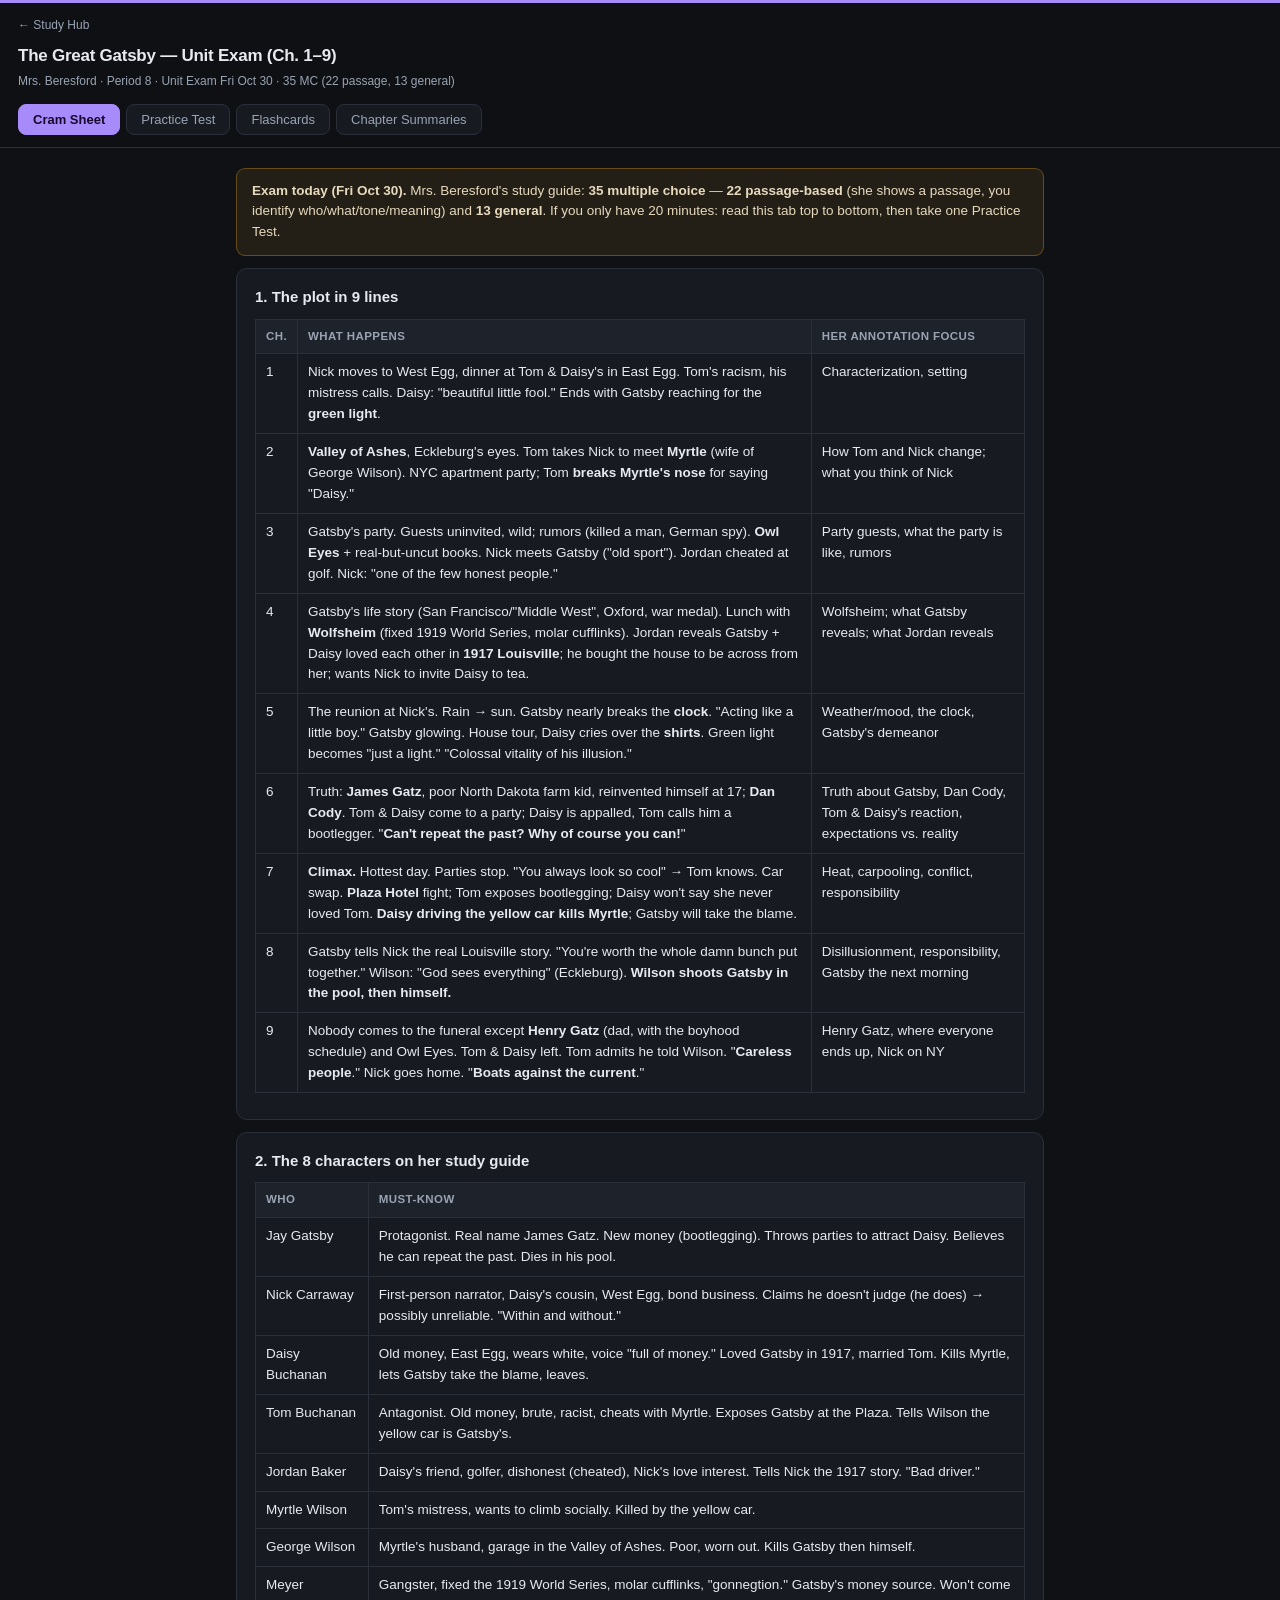
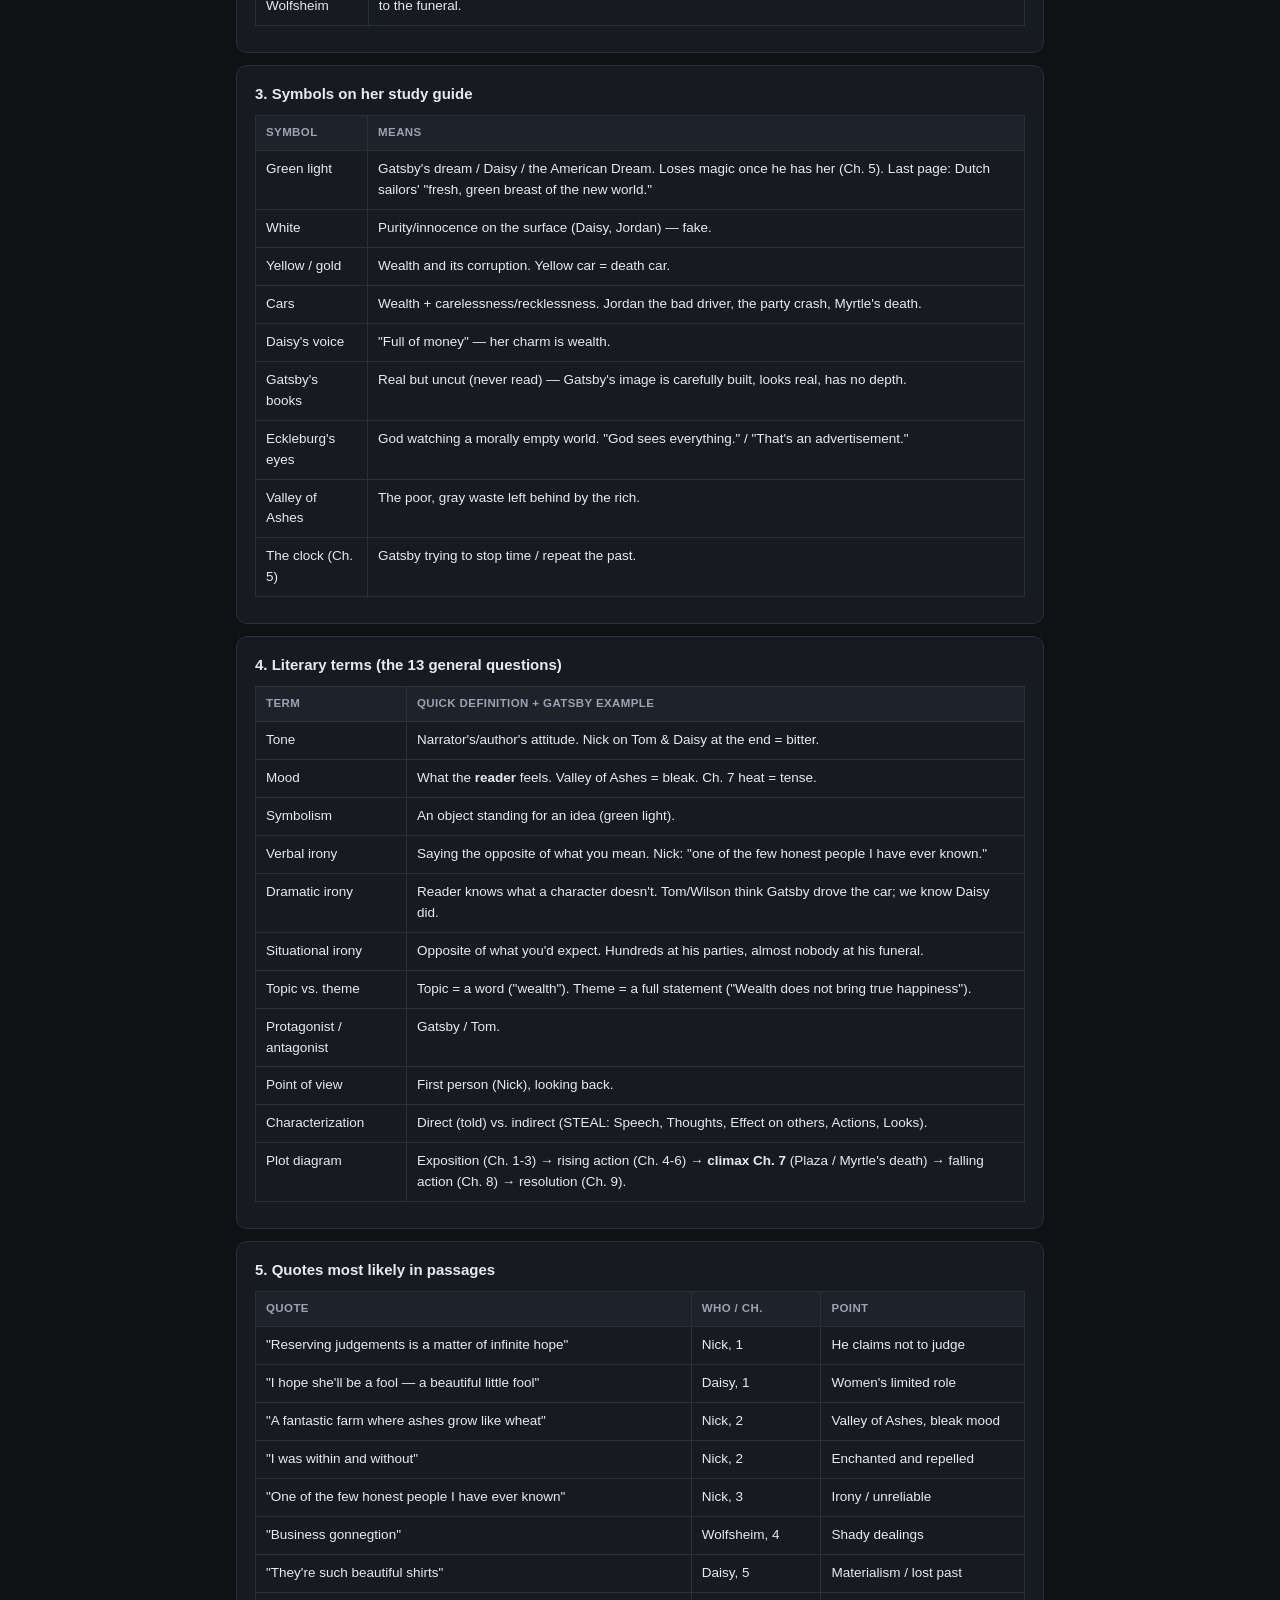
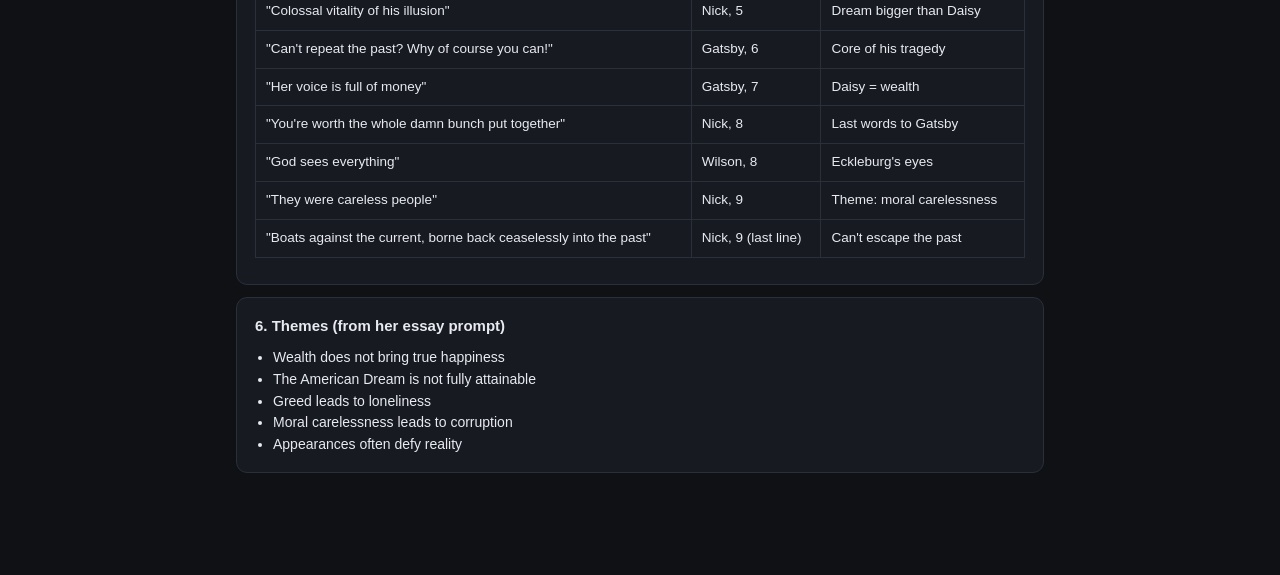
<file: eng19.html>
<!DOCTYPE html>
<html lang="en">
<head>
<meta charset="utf-8">
<meta name="viewport" content="width=device-width,initial-scale=1,viewport-fit=cover">
<meta name="apple-mobile-web-app-capable" content="yes">
<meta name="apple-mobile-web-app-status-bar-style" content="black-translucent">
<title>English 10 - Gatsby Unit Exam (Ch. 1-9)</title>
<link rel="stylesheet" href="trainer.css?v=1">
<style>:root{--accent:#a78bfa;--accent-ink:#17082e}
.cars{display:grid;grid-template-columns:repeat(auto-fit,minmax(230px,1fr));gap:10px;margin-top:8px}
.car{background:var(--panel2);border:1px solid var(--line);border-radius:10px;padding:11px 13px;font-size:13.5px}
.car h4{margin:0 0 6px;font-size:13px;color:var(--accent)}
.car .yl{color:#ffd166;font-weight:700}.car .bl{color:#6f9bff;font-weight:700}
</style>
</head>
<body>
<header>
  <a class="back" href="index.html">&larr; Study Hub</a>
  <h1>The Great Gatsby &mdash; Unit Exam (Ch. 1&ndash;9)</h1>
  <div class="sub">Mrs. Beresford &middot; Period 8 &middot; Unit Exam Fri Oct 30 &middot; 35 MC (22 passage, 13 general)</div>
  <nav>
    <button class="on" data-v="cram">Cram Sheet</button>
    <button data-v="qz">Practice Test</button>
    <button data-v="fc">Flashcards</button>
    <button data-v="sum">Chapter Summaries</button>
  </nav>
</header>
<main>
<section class="view on" id="cram">
<div class="note"><b>Exam today (Fri Oct 30).</b> Mrs. Beresford's study guide: <b>35 multiple choice</b> &mdash; <b>22 passage-based</b> (she shows a passage, you identify who/what/tone/meaning) and <b>13 general</b>. If you only have 20 minutes: read this tab top to bottom, then take one Practice Test.</div>
<div class="card"><h3>1. The plot in 9 lines</h3><table><tr><th>Ch.</th><th>What happens</th><th>Her annotation focus</th></tr>
<tr><td>1</td><td>Nick moves to West Egg, dinner at Tom &amp; Daisy's in East Egg. Tom's racism, his mistress calls. Daisy: "beautiful little fool." Ends with Gatsby reaching for the <b>green light</b>.</td><td>Characterization, setting</td></tr>
<tr><td>2</td><td><b>Valley of Ashes</b>, Eckleburg's eyes. Tom takes Nick to meet <b>Myrtle</b> (wife of George Wilson). NYC apartment party; Tom <b>breaks Myrtle's nose</b> for saying "Daisy."</td><td>How Tom and Nick change; what you think of Nick</td></tr>
<tr><td>3</td><td>Gatsby's party. Guests uninvited, wild; rumors (killed a man, German spy). <b>Owl Eyes</b> + real-but-uncut books. Nick meets Gatsby ("old sport"). Jordan cheated at golf. Nick: "one of the few honest people."</td><td>Party guests, what the party is like, rumors</td></tr>
<tr><td>4</td><td>Gatsby's life story (San Francisco/"Middle West", Oxford, war medal). Lunch with <b>Wolfsheim</b> (fixed 1919 World Series, molar cufflinks). Jordan reveals Gatsby + Daisy loved each other in <b>1917 Louisville</b>; he bought the house to be across from her; wants Nick to invite Daisy to tea.</td><td>Wolfsheim; what Gatsby reveals; what Jordan reveals</td></tr>
<tr><td>5</td><td>The reunion at Nick's. Rain &rarr; sun. Gatsby nearly breaks the <b>clock</b>. "Acting like a little boy." Gatsby glowing. House tour, Daisy cries over the <b>shirts</b>. Green light becomes "just a light." "Colossal vitality of his illusion."</td><td>Weather/mood, the clock, Gatsby's demeanor</td></tr>
<tr><td>6</td><td>Truth: <b>James Gatz</b>, poor North Dakota farm kid, reinvented himself at 17; <b>Dan Cody</b>. Tom &amp; Daisy come to a party; Daisy is appalled, Tom calls him a bootlegger. "<b>Can't repeat the past? Why of course you can!</b>"</td><td>Truth about Gatsby, Dan Cody, Tom &amp; Daisy's reaction, expectations vs. reality</td></tr>
<tr><td>7</td><td><b>Climax.</b> Hottest day. Parties stop. "You always look so cool" &rarr; Tom knows. Car swap. <b>Plaza Hotel</b> fight; Tom exposes bootlegging; Daisy won't say she never loved Tom. <b>Daisy driving the yellow car kills Myrtle</b>; Gatsby will take the blame.</td><td>Heat, carpooling, conflict, responsibility</td></tr>
<tr><td>8</td><td>Gatsby tells Nick the real Louisville story. "You're worth the whole damn bunch put together." Wilson: "God sees everything" (Eckleburg). <b>Wilson shoots Gatsby in the pool, then himself.</b></td><td>Disillusionment, responsibility, Gatsby the next morning</td></tr>
<tr><td>9</td><td>Nobody comes to the funeral except <b>Henry Gatz</b> (dad, with the boyhood schedule) and Owl Eyes. Tom &amp; Daisy left. Tom admits he told Wilson. "<b>Careless people</b>." Nick goes home. "<b>Boats against the current</b>."</td><td>Henry Gatz, where everyone ends up, Nick on NY</td></tr></table></div>

<div class="card"><h3>2. The 8 characters on her study guide</h3><table><tr><th>Who</th><th>Must-know</th></tr>
<tr><td>Jay Gatsby</td><td>Protagonist. Real name James Gatz. New money (bootlegging). Throws parties to attract Daisy. Believes he can repeat the past. Dies in his pool.</td></tr>
<tr><td>Nick Carraway</td><td>First-person narrator, Daisy's cousin, West Egg, bond business. Claims he doesn't judge (he does) &rarr; possibly unreliable. "Within and without."</td></tr>
<tr><td>Daisy Buchanan</td><td>Old money, East Egg, wears white, voice "full of money." Loved Gatsby in 1917, married Tom. Kills Myrtle, lets Gatsby take the blame, leaves.</td></tr>
<tr><td>Tom Buchanan</td><td>Antagonist. Old money, brute, racist, cheats with Myrtle. Exposes Gatsby at the Plaza. Tells Wilson the yellow car is Gatsby's.</td></tr>
<tr><td>Jordan Baker</td><td>Daisy's friend, golfer, dishonest (cheated), Nick's love interest. Tells Nick the 1917 story. "Bad driver."</td></tr>
<tr><td>Myrtle Wilson</td><td>Tom's mistress, wants to climb socially. Killed by the yellow car.</td></tr>
<tr><td>George Wilson</td><td>Myrtle's husband, garage in the Valley of Ashes. Poor, worn out. Kills Gatsby then himself.</td></tr>
<tr><td>Meyer Wolfsheim</td><td>Gangster, fixed the 1919 World Series, molar cufflinks, "gonnegtion." Gatsby's money source. Won't come to the funeral.</td></tr></table></div>

<div class="card"><h3>3. Symbols on her study guide</h3><table><tr><th>Symbol</th><th>Means</th></tr>
<tr><td>Green light</td><td>Gatsby's dream / Daisy / the American Dream. Loses magic once he has her (Ch. 5). Last page: Dutch sailors' "fresh, green breast of the new world."</td></tr>
<tr><td>White</td><td>Purity/innocence on the surface (Daisy, Jordan) &mdash; fake.</td></tr>
<tr><td>Yellow / gold</td><td>Wealth and its corruption. Yellow car = death car.</td></tr>
<tr><td>Cars</td><td>Wealth + carelessness/recklessness. Jordan the bad driver, the party crash, Myrtle's death.</td></tr>
<tr><td>Daisy's voice</td><td>"Full of money" &mdash; her charm is wealth.</td></tr>
<tr><td>Gatsby's books</td><td>Real but uncut (never read) &mdash; Gatsby's image is carefully built, looks real, has no depth.</td></tr>
<tr><td>Eckleburg's eyes</td><td>God watching a morally empty world. "God sees everything." / "That's an advertisement."</td></tr>
<tr><td>Valley of Ashes</td><td>The poor, gray waste left behind by the rich.</td></tr>
<tr><td>The clock (Ch. 5)</td><td>Gatsby trying to stop time / repeat the past.</td></tr></table></div>

<div class="card"><h3>4. Literary terms (the 13 general questions)</h3><table><tr><th>Term</th><th>Quick definition + Gatsby example</th></tr>
<tr><td>Tone</td><td>Narrator's/author's attitude. Nick on Tom &amp; Daisy at the end = bitter.</td></tr>
<tr><td>Mood</td><td>What the <b>reader</b> feels. Valley of Ashes = bleak. Ch. 7 heat = tense.</td></tr>
<tr><td>Symbolism</td><td>An object standing for an idea (green light).</td></tr>
<tr><td>Verbal irony</td><td>Saying the opposite of what you mean. Nick: "one of the few honest people I have ever known."</td></tr>
<tr><td>Dramatic irony</td><td>Reader knows what a character doesn't. Tom/Wilson think Gatsby drove the car; we know Daisy did.</td></tr>
<tr><td>Situational irony</td><td>Opposite of what you'd expect. Hundreds at his parties, almost nobody at his funeral.</td></tr>
<tr><td>Topic vs. theme</td><td>Topic = a word ("wealth"). Theme = a full statement ("Wealth does not bring true happiness").</td></tr>
<tr><td>Protagonist / antagonist</td><td>Gatsby / Tom.</td></tr>
<tr><td>Point of view</td><td>First person (Nick), looking back.</td></tr>
<tr><td>Characterization</td><td>Direct (told) vs. indirect (STEAL: Speech, Thoughts, Effect on others, Actions, Looks).</td></tr>
<tr><td>Plot diagram</td><td>Exposition (Ch. 1-3) &rarr; rising action (Ch. 4-6) &rarr; <b>climax Ch. 7</b> (Plaza / Myrtle's death) &rarr; falling action (Ch. 8) &rarr; resolution (Ch. 9).</td></tr></table></div>

<div class="card"><h3>5. Quotes most likely in passages</h3><table><tr><th>Quote</th><th>Who / Ch.</th><th>Point</th></tr>
<tr><td>"Reserving judgements is a matter of infinite hope"</td><td>Nick, 1</td><td>He claims not to judge</td></tr>
<tr><td>"I hope she'll be a fool &mdash; a beautiful little fool"</td><td>Daisy, 1</td><td>Women's limited role</td></tr>
<tr><td>"A fantastic farm where ashes grow like wheat"</td><td>Nick, 2</td><td>Valley of Ashes, bleak mood</td></tr>
<tr><td>"I was within and without"</td><td>Nick, 2</td><td>Enchanted and repelled</td></tr>
<tr><td>"One of the few honest people I have ever known"</td><td>Nick, 3</td><td>Irony / unreliable</td></tr>
<tr><td>"Business gonnegtion"</td><td>Wolfsheim, 4</td><td>Shady dealings</td></tr>
<tr><td>"They're such beautiful shirts"</td><td>Daisy, 5</td><td>Materialism / lost past</td></tr>
<tr><td>"Colossal vitality of his illusion"</td><td>Nick, 5</td><td>Dream bigger than Daisy</td></tr>
<tr><td>"Can't repeat the past? Why of course you can!"</td><td>Gatsby, 6</td><td>Core of his tragedy</td></tr>
<tr><td>"Her voice is full of money"</td><td>Gatsby, 7</td><td>Daisy = wealth</td></tr>
<tr><td>"You're worth the whole damn bunch put together"</td><td>Nick, 8</td><td>Last words to Gatsby</td></tr>
<tr><td>"God sees everything"</td><td>Wilson, 8</td><td>Eckleburg's eyes</td></tr>
<tr><td>"They were careless people"</td><td>Nick, 9</td><td>Theme: moral carelessness</td></tr>
<tr><td>"Boats against the current, borne back ceaselessly into the past"</td><td>Nick, 9 (last line)</td><td>Can't escape the past</td></tr></table></div>

<div class="card"><h3>6. Themes (from her essay prompt)</h3><ul style="margin:4px 0 0;padding-left:18px;font-size:14px">
<li>Wealth does not bring true happiness</li><li>The American Dream is not fully attainable</li><li>Greed leads to loneliness</li><li>Moral carelessness leads to corruption</li><li>Appearances often defy reality</li></ul></div>
</section>
<section class="view" id="qz"><div id="qzHost"></div></section>
<section class="view" id="fc"><div id="fcHost"></div></section>
<section class="view" id="sum"></section>
</main>
<script src="flash.js?v=8"></script>
<script>
const $=id=>document.getElementById(id);
const T=[
/* ---------- CHAPTERS 1-3 (from eng.html) ---------- */
/* ---------- CHARACTERS ---------- */
{s:"Ch. 1-3 Characters",cat:"character",t:"Nick Carraway",
 a:["His relationship to Daisy and to Tom","Where he's from and why he came east","What he claims about himself","Should you trust him?"],
 h:"He tells you he's trustworthy. That's exactly why to be careful.",
 d:"The <b>narrator</b>. From the <b>Midwest</b>, went to <b>Yale</b> (where he knew Tom), moved to <b>West Egg</b> in the spring to learn the <b>bond business</b>, funded by his father for a year. <b>Daisy's cousin</b>, Tom's old classmate, and he becomes Jordan's love interest.<br>"
 +"He sets himself up as the moral example: \u201c<b>Reserving judgements is a matter of infinite hope</b>\u201d (2). He calls himself honest.<br>"
 +"<b>Why reliability is the big question:</b> he opens by saying \u201cwhen I came back from the east last autumn\u201d (2), so he's telling this <i>after</i> everything happened, and he admits he can't be completely honest about the night in Myrtle's apartment. He also says he was \u201c<b>within and without, simultaneously enchanted and repelled</b>\u201d \u2014 he judges the parties while enjoying them."},
{s:"Ch. 1-3 Characters",cat:"character",t:"Tom Buchanan",
 a:["Where he lives and where he's from","His history with Nick","Three things that make him awful","Who he's having an affair with"],
 h:"Old money, old football, new racism.",
 d:"<b>Daisy's husband</b>, lives in <b>East Egg</b> (old money), formerly Chicago. Knew <b>Nick at Yale</b>. Enormously wealthy, physically imposing, aggressive.<br>"
 +"<b>Ways he's awful:</b> he lectures everyone about his racist \u201cbooks\u201d (12-13); he keeps a mistress openly enough that the phone ringing at dinner is understood by everyone (14); he <b>breaks Myrtle's nose</b> when she repeats Daisy's name.<br>"
 +"His mistress is <b>Myrtle Wilson</b>."},
{s:"Ch. 1-3 Characters",cat:"character",t:"Daisy Buchanan",
 a:["Her relationship to Nick","What she wears and what surrounds her","Her first line in the novel","How her voice is described"],
 h:"White, breeze, and a famous line about her daughter.",
 d:"<b>Nick's cousin</b>, <b>Tom's wife</b>, lives in <b>East Egg</b>. Introduced in <b>white</b>, with a <b>breeze</b> blowing through the room and curtains \u2014 an image of lightness and purity that the novel undercuts.<br>"
 +"<b>First words:</b> \u201c<b>I'm p-paralyzed with happiness</b>\u201d (8).<br>"
 +"<b>Voice:</b> a \u201c<b>murmur</b>,\u201d a \u201clow, thrilling voice\u201d (9). People lean in to hear her.<br>"
 +"She tells Nick about her daughter's birth and says she hopes the girl will be \u201ca beautiful little fool\u201d \u2014 the best thing a girl can be in her world (16-17)."},
{s:"Ch. 1-3 Characters",cat:"character",t:"Jordan Baker",
 a:["Her job","Her reputation","Her famous line about parties","Who she knows"],
 h:"A golfer with a cheating rumour.",
 d:"A <b>professional golfer</b> and <b>Daisy's friend</b>. Mrs. Beresford's slides say she \u201c<b>balances Daisy</b>.\u201d Introduced bored and still, then \u201cshe yawned and with a series of rapid, deft movements stood up into the room\u201d (10).<br>"
 +"<b>Reputation:</b> dishonest \u2014 there's a rumour she cheated in a golf tournament. Nick says she's incurably dishonest.<br>"
 +"At Gatsby's party she's \u201c<b>leaning a little backward and looking with contemptuous interest down into the garden</b>\u201d (42).<br>"
 +"<b>Her line:</b> \u201cI like large parties. <b>They're so intimate.</b> At small parties there isn't any privacy\u201d (49).<br>"
 +"She <b>knows Gatsby</b>, and he pulls her aside privately at the party. She becomes Nick's love interest."},
{s:"Ch. 1-3 Characters",cat:"character",t:"Jay Gatsby",
 a:["Where he lives and what he's famous for","When he's first mentioned vs. first seen","What his smile is like","What he does at his own party"],
 h:"You hear about him for two and a half chapters before you meet him.",
 d:"Owns the mansion next door to Nick in <b>West Egg</b> (new money) and throws enormous parties.<br>"
 +"<b>First mentioned</b> on page 11, when Nick has barely arrived \u2014 and Jordan reacts as if the name means something. <b>First seen</b> at the end of Chapter 1 (20), alone on his lawn, <b>reaching toward a green light</b>. <b>First actually met</b> in Chapter 3 (47).<br>"
 +"<b>His smile:</b> \u201cone of those rare smiles with a quality of <b>eternal reassurance</b> in it, that you may come across four or five times in life\u201d (48).<br>"
 +"<b>At his own party</b> he doesn't drink and doesn't dance. He watches. Nick sees \u201capproving eyes\u201d and \u201cnothing sinister about him\u201d (50). At the end he stands alone on the porch with his hand raised in farewell (55)."},
{s:"Ch. 1-3 Characters",cat:"character",t:"Myrtle Wilson",
 a:["Who she's married to and who she's involved with","Where she lives","How she's described","What ends the party"],
 h:"Her nose is the last event of Chapter 2.",
 d:"<b>George Wilson's wife</b> and <b>Tom's mistress</b>. Lives above the garage in the <b>Valley of Ashes</b>.<br>"
 +"<b>Described</b> as \u201cin the middle thirties, and faintly stout, but she carried her <b>surplus flesh sensuously</b> as some women can\u201d (25). Note the diction: <i>stout</i>, <i>flesh</i> \u2014 physical and earthy, deliberately unlike how Daisy is described.<br>"
 +"She married George believing he was a gentleman, and says she was wrong about him.<br>"
 +"<b>End of Chapter 2:</b> she chants Daisy's name at Tom and he <b>breaks her nose</b> with his open hand."},
{s:"Ch. 1-3 Characters",cat:"character",t:"George Wilson",
 a:["His job and where","How he's described","What Tom says about him","Why does he think Tom is visiting?"],
 h:"Three adjectives, all of them draining.",
 d:"Runs a <b>garage in the Valley of Ashes</b>; <b>Myrtle's husband</b>.<br>"
 +"<b>Described</b> as \u201ca <b>blond, spiritless man, anaemic, and faintly handsome</b>\u201d (25).<br>"
 +"He thinks Tom keeps visiting to <b>sell him a car</b>. He has no idea about the affair.<br>"
 +"<b>Tom on George:</b> \u201cHe's so dumb he doesn't know he's alive\u201d (26)."},
{s:"Ch. 1-3 Characters",cat:"character",t:"Catherine",
 a:["Whose sister is she?","What does she claim about Gatsby?","What does she tell Nick about Tom and Myrtle?"],
 h:"She's a gossip source, and the slides flag her as important.",
 d:"<b>Myrtle's sister</b>, at the apartment party in Chapter 2. She claims to <b>\u201cknow\u201d Gatsby</b> and passes along rumours about him \u2014 part of the pattern where everyone has heard something and nobody has facts.<br>"
 +"She tells Nick that <b>neither Tom nor Myrtle can stand the person they're married to</b>, and that the reason Tom and Daisy don't divorce is that <b>Daisy is Catholic</b>. Nick notes this is a lie, since Daisy isn't Catholic \u2014 another example of how casually everyone in this book lies."},
{s:"Ch. 1-3 Characters",cat:"character",t:"Mr. and Mrs. McKee",
 a:["Where do they live?","His job","How is she described?"],
 h:"Four adjectives, and the last one is brutal.",
 d:"Guests at Tom and Myrtle's apartment party. They live <b>downstairs</b>. <b>Mr. McKee is a photographer</b>. <b>Mrs. McKee</b> is \u201c<b>shrill, languid, handsome, and horrible</b>\u201d \u2014 the diction tells you exactly what Nick thinks of this whole crowd."},
{s:"Ch. 1-3 Characters",cat:"character",t:"Owl Eyes",
 a:["Where does Nick find him?","What amazes him?","What detail does he point out about the books?"],
 h:"He's in the library, and he's making a point about Gatsby.",
 d:"A drunk man in <b>owl-eyed spectacles</b> in <b>Gatsby's library</b> (45). He's astonished the books are real: \u201c<b>Absolutely real \u2014 have pages and everything. I thought they'd be a durable cardboard</b>\u201d (45).<br>"
 +"<b>The detail that matters:</b> the <b>pages are uncut</b>, meaning nobody has ever read them. Gatsby built a real library he doesn't use. That's the whole appearance-vs-reality theme in one prop."},

/* ---------- PLACES ---------- */
{s:"Setting",cat:"place",t:"East Egg",
 a:["Old money or new?","Who lives there?"],
 h:"Inherited.",
 d:"The fashionable egg \u2014 <b>old money</b>, inherited wealth, established families. <b>Tom and Daisy Buchanan</b> live here, as does Jordan's social circle."},
{s:"Setting",cat:"place",t:"West Egg",
 a:["Old money or new?","Who lives there?"],
 h:"Earned, and looked down on for it.",
 d:"The less fashionable egg \u2014 <b>new money</b>, self-made wealth, viewed as vulgar by East Egg. <b>Nick</b> rents a small house here and <b>Gatsby's mansion</b> is next door."},
{s:"Setting",cat:"place",t:"The Valley of Ashes",
 a:["Where is it and what's there?","Who lives there?","What watches over it?","Why does it matter?"],
 h:"Grey, and something is watching.",
 d:"A <b>desolate industrial wasteland between West Egg and New York City</b>, described as a grey place where ash grows like wheat into ridges and hills, and men move dimly through the dust (23-24).<br>"
 +"<b>The Wilsons</b> live here above their garage. The <b>eyes of Doctor T. J. Eckleburg</b> watch over it.<br>"
 +"<b>Why it matters:</b> it's the deliberate contrast to the glittering Eggs \u2014 this is the cost of all that wealth, the place the money grinds up."},
{s:"Setting",cat:"place",t:"Tom and Myrtle's apartment",
 a:["Which city?","What's it like inside?","What happens there?"],
 h:"Too much furniture, too little room.",
 d:"An apartment <b>in New York City</b> that Tom keeps for the affair (29). Small and crammed with furniture far too large for it, so that moving around means stumbling over scenes of Versailles.<br>"
 +"<b>What happens:</b> Myrtle buys a dog, Catherine and the McKees come up, everyone drinks heavily, and the chapter ends with <b>Tom breaking Myrtle's nose</b>. It's only the second time in his life Nick has been drunk."},

/* ---------- SYMBOLS ---------- */
{s:"Symbols",cat:"symbol",t:"The eyes of Doctor T. J. Eckleburg",
 a:["What literally are they?","Where are they?","What are they usually read as?"],
 h:"An advertisement that outlived its business.",
 d:"A <b>faded billboard</b> for an oculist \u2014 gigantic blue eyes behind yellow spectacles \u2014 looming over the <b>Valley of Ashes</b>.<br>"
 +"<b>Commonly read as:</b> God, or some moral authority, watching over a corrupt world and doing nothing. They're a leftover advertisement, which is the point: in this world the only thing watching is a billboard."},
{s:"Symbols",cat:"symbol",t:"The green light",
 a:["Where is it?","Who reaches for it and when?","What does it stand for?"],
 h:"Last image of Chapter 1.",
 d:"A <b>green light at the end of Daisy's dock</b> in East Egg, visible across the water from Gatsby's lawn.<br>"
 +"At the <b>end of Chapter 1</b> (20), Nick sees Gatsby alone in the dark, trembling, <b>stretching his arms toward it</b>. Nick looks again and Gatsby has vanished.<br>"
 +"<b>Stands for:</b> Gatsby's longing \u2014 for Daisy, and more broadly for a future always just out of reach. It's the American Dream made into an object you can see but not hold."},
{s:"Symbols",cat:"symbol",t:"Gatsby's uncut books",
 a:["Who notices them?","What's remarkable about them?","What does it say about Gatsby?"],
 h:"Real covers, unread pages.",
 d:"In the library, <b>Owl Eyes</b> marvels that Gatsby's books are real rather than cardboard fakes \u2014 but the <b>pages have never been cut</b>, so none have been read.<br>"
 +"<b>What it says:</b> Gatsby's persona is more thorough than a fake, yet still a performance. He bought the appearance of an educated man down to the last convincing detail. Straight into <b>appearance vs. reality</b>, which is the activity Mrs. Beresford ran on Chapter 3."},
{s:"Symbols",cat:"symbol",t:"Daisy, white, and the breeze",
 a:["What is Daisy wearing when we meet her?","What's happening in the room?","What does Tom do to it?"],
 h:"Tom shuts the windows.",
 d:"Daisy and Jordan are first seen in <b>white</b>, on an enormous couch, with a <b>breeze</b> billowing the curtains so the two women seem to float.<br>"
 +"Then <b>Tom shuts the windows</b> and the room goes still. The image is worth knowing: the lightness and apparent purity around Daisy is fragile, and Tom is the one who kills it."},

/* ---------- LITERARY TERMS ---------- */
{s:"Literary terms",cat:"litterm",t:"Direct Characterization",
 a:["Define it","Give the slide's example"],
 h:"The author just tells you.",
 d:"<b>Tells</b> the audience what the personality of the character is.<br>"
 +"<b>Slide example:</b> \u201cThe <i>patient</i> boy and the <i>quiet</i> girl were both <i>well-mannered</i> and did not disobey their mother.\u201d"},
{s:"Literary terms",cat:"litterm",t:"Indirect Characterization",
 a:["Define it","What acronym goes with it?"],
 h:"The author shows you and lets you work it out.",
 d:"<b>Shows</b> things that reveal the personality of the character, leaving you to infer it. The acronym for the five kinds of evidence is <b>STEAL</b>."},
{s:"Literary terms",cat:"litterm",t:"STEAL",
 a:["What does each letter stand for?","What is it a tool for?"],
 h:"Five letters, and your worksheet is built on it.",
 d:"The five types of <b>indirect characterization</b>:<ul>"
 +"<li><b>S</b>peech \u2014 what the character says and how they say it</li>"
 +"<li><b>T</b>houghts \u2014 their private thoughts and feelings</li>"
 +"<li><b>E</b>ffect on others \u2014 how other characters react to them</li>"
 +"<li><b>A</b>ctions \u2014 what they do and how they behave</li>"
 +"<li><b>L</b>ooks \u2014 appearance and dress</li></ul>"
 +"Your <b>STEAL worksheet is due at the beginning of class</b> on quiz day, book only."},
{s:"Literary terms",cat:"litterm",t:"Flat Character",
 a:["Define it","How many traits?","Give an example type"],
 h:"Summarizable in a word.",
 d:"A <b>two-dimensional</b> character lacking depth or a real personality, usually with just <b>one or two traits</b>. Can often be summed up in one word and never goes beyond that role.<br>"
 +"<b>Examples:</b> \u201cbully,\u201d \u201clove interest,\u201d \u201csidekick.\u201d"},
{s:"Literary terms",cat:"litterm",t:"Round Character",
 a:["Define it","Why do audiences care about them?","Which term is it confused with?"],
 h:"Deep and layered, not necessarily changing.",
 d:"<b>Deep and layered</b>, complex enough to seem real, so audiences get invested in their goals, strengths and failures. They have believable conflict and develop.<br>"
 +"<b>Don't confuse with dynamic:</b> round is about having a <b>complex personality</b>; dynamic is about <b>changing</b>. A character can be both."},
{s:"Literary terms",cat:"litterm",t:"Static Character",
 a:["Define it","Which term is it confused with?"],
 h:"Same at the end as at the start.",
 d:"Undergoes <b>no significant change</b> in character, personality or perspective throughout the story.<br>"
 +"<b>Don't confuse with flat:</b> flat is <b>two-dimensional</b>, static <b>doesn't change</b>. Most flat characters are static, but <b>not all static characters are flat</b> \u2014 a complex character can still end where they began."},
{s:"Literary terms",cat:"litterm",t:"Dynamic Character",
 a:["Define it","Can they be characterized directly, indirectly, or both?"],
 h:"Transformed by the story.",
 d:"Undergoes a <b>major transition</b> in character, personality and/or perspective. Dynamic characters may be characterized <b>both directly and indirectly</b>."},
{s:"Literary terms",cat:"litterm",t:"Internal Conflict",
 a:["What is the one type?","Give an example from Ch. 1-3"],
 h:"Only one flavour.",
 d:"<b>Man vs. Self.</b><br>"
 +"<b>In these chapters:</b> Nick being \u201cwithin and without, simultaneously enchanted and repelled\u201d is internal conflict \u2014 he's disgusted by these people and drawn to them at the same time."},
{s:"Literary terms",cat:"litterm",t:"External Conflict",
 a:["Name all four types","Give an example from Ch. 1-3"],
 h:"Four types on the slide.",
 d:"<b>Man vs. Man</b>, <b>Man vs. Nature</b>, <b>Man vs. Supernatural/Fate</b>, <b>Man vs. Society</b>.<br>"
 +"<b>In these chapters:</b> Tom vs. Myrtle over Daisy's name is man vs. man; Gatsby's whole project of reinventing himself against a class system that won't accept him is man vs. society."},

/* ---------- CONTEXT ---------- */
{s:"Context",cat:"context",t:"Modernism",
 a:["Rough dates","Name four of its ideals","What kind of hero does it favour?"],
 h:"It lost faith in something specific.",
 d:"Roughly <b>1900\u20131950</b>. A deliberately loose set of ideals:<ul>"
 +"<li><b>Bold experimentation</b></li><li><b>Rejection of traditions</b></li>"
 +"<li><b>Disillusionment</b> \u2014 lost faith in the American Dream</li>"
 +"<li>Rejects <b>sentimentality and artificiality</b></li>"
 +"<li>Favours heroes who are <b>flawed and \u201cgraceful under pressure\u201d</b></li>"
 +"<li><b>Redefined</b> the American Dream</li></ul>"},
{s:"Context",cat:"context",t:"The American Dream (classic)",
 a:["Name the three central assumptions","What image is it usually described with?"],
 h:"Three assumptions, and a picket fence.",
 d:"Usually pictured as \u201ca white picket fence\u201d with \u201c2.5 kids.\u201d Three central assumptions:<ul>"
 +"<li><b>America is a New Eden</b> \u2014 a land of beauty, bounty and unlimited promise</li>"
 +"<li><b>Belief in progress</b> \u2014 optimism about a better life</li>"
 +"<li><b>Individuals are triumphant</b> \u2014 the independent and self-reliant are praised; everything is possible with hard work</li></ul>"
 +"The novel shows both the <b>promises and the disappointments</b> of that dream."},
{s:"Context",cat:"context",t:"F. Scott Fitzgerald",
 a:["His nickname","Where he was born","What he inherited from each parent","His line about America"],
 h:"Two inheritances that pull opposite ways.",
 d:"Known as the \u201c<b>Prophet of the Jazz Age</b>.\u201d Born in <b>St. Paul, Minnesota</b>. His father was an irresponsible salesman who had <b>married above his social position</b>.<br>"
 +"<b>From his mother</b> he inherited the dream that any young man could become anything through hard work. <b>From his father</b>, a <b>propensity for failure</b>.<br>"
 +"<b>Zelda Sayre</b>, a Southern belle socially above him, refused his first proposals because he was too poor; he wrote <i>This Side of Paradise</i> to win her \u2014 which should sound a lot like Gatsby and Daisy.<br>"
 +"<b>His line:</b> \u201cAmerica's great promise is that something's going to happen, but it never does. <b>America is the moon that never rose.</b>\u201d"},
{s:"Context",cat:"context",t:"Prohibition (18th Amendment, 1920)",
 a:["What did it do?","How does it connect to Gatsby?","When was it repealed?"],
 h:"It explains where a fortune could come from fast.",
 d:"Banned alcohol nationally from <b>1920</b>, repealed in <b>1933</b>. <i>The Great Gatsby</i> was published in <b>1925</b>, right in the middle.<br>"
 +"<b>Why it matters:</b> all that champagne at Gatsby's parties is illegal, and bootlegging is one of the rumoured sources of his fortune. Mrs. Beresford's slide asks directly what impact the 18th Amendment might have had on the plot."},
{s:"Context",cat:"context",t:"Nick as narrator (point of view)",
 a:["What point of view is this?","When is he telling it?","Two reasons to doubt him"],
 h:"First person, and after the fact.",
 d:"<b>First-person</b>, told by a character inside the story, <b>retrospectively</b> \u2014 \u201cwhen I came back from the east last autumn\u201d (2) means he already knows how it ends.<br>"
 +"<b>Reasons to doubt him:</b> he insists on his own honesty and reserved judgement, yet he opens by telling you Gatsby \u201crepresented everything for which I have unaffected scorn\u201d and then exempts him anyway; and he admits he can't give a full account of the night at Myrtle's apartment."},
/* ---------- CHAPTER 4 ---------- */
{s:"Chapter 4",cat:"event",t:"Gatsby's life story (Ch. 4 car ride)",
 a:["Where does he say he's from?","What school does he claim?","What proof does he show Nick?","Do we believe him?"],
 h:"\u201cSan Francisco\u201d is in the Middle West, apparently.",
 d:"Gatsby says he's the son of wealthy people from the <b>\u201cMiddle West\u201d \u2014 San Francisco</b>, \u201ceducated at <b>Oxford</b>,\u201d lived like a young rajah in Europe, and was a decorated <b>war hero</b>. He shows Nick a <b>medal from Montenegro</b> and a <b>photo at Oxford</b>.<br>Nick almost laughs, then is half-convinced by the proof. This is a <b>Ch. 4 annotation focus</b>: what Gatsby reveals and whether you believe him. (Ch. 6 and 8 show he really did go to Oxford briefly, after the war, but he was not born rich.)"},
{s:"Chapter 4",cat:"character",t:"Meyer Wolfsheim",
 a:["Who is he?","What famous crime is he linked to?","What strange thing does he wear?","What does he assume about Nick?"],
 h:"Human molars.",
 d:"Gatsby's shady business partner, a gambler/gangster. Gatsby says he's \u201cthe man who <b>fixed the World's Series back in 1919</b>.\u201d He wears <b>cufflinks made of human molars</b>.<br>He assumes Nick is looking for a <b>\u201cbusiness gonnegtion\u201d</b> (shady deal) \u2014 a Ch. 4 annotation focus. He shows Gatsby's money comes from crime (bootlegging). In Ch. 9 he refuses to come to the funeral."},
{s:"Chapter 4",cat:"event",t:"Jordan's story (Louisville, 1917)",
 a:["Who was Daisy in love with in 1917?","What happened the night before her wedding?","What does Gatsby want Nick to do?"],
 h:"A letter, a bath, and a $350,000 string of pearls.",
 d:"Jordan tells Nick that in <b>Louisville in 1917</b>, 18-year-old Daisy was in love with a young officer, <b>Jay Gatsby</b>. Her family stopped her from seeing him off to war. In 1919 she married <b>Tom</b> (gift: a <b>$350,000 pearl necklace</b>), but the night before, she got drunk, clutched a <b>letter</b> (from Gatsby) and said she'd changed her mind. Tom cheated soon after the honeymoon.<br>Jordan reveals: Gatsby bought his house to be <b>across the bay from Daisy</b>, and wants Nick to <b>invite Daisy to tea</b> so he can \u201ccome over.\u201d \u201cHe wants her to see his house.\u201d This is the key Ch. 4 focus: why Jordan's info matters."},
{s:"Chapter 4",cat:"symbol",t:"The green light explained (Ch. 4)",
 a:["What is it physically?","Why was Gatsby reaching for it in Ch. 1?"],
 h:"End of a dock.",
 d:"It's the light at the end of <b>Daisy's dock</b> in East Egg. After Jordan's story, Nick understands Gatsby's reach toward it in Ch. 1: \u201c<b>It was not merely the stars</b> to which he had aspired.\u201d It stands for Gatsby's <b>dream of Daisy</b> and, bigger, the <b>American Dream</b> / hope for the future."},
/* ---------- CHAPTER 5 ---------- */
{s:"Chapter 5",cat:"event",t:"Before the tea (Ch. 5, p. 81-84)",
 a:["What does Gatsby offer Nick?","How does Nick respond?","How does Gatsby prepare?"],
 h:"A little side business.",
 d:"Gatsby offers to take Nick to <b>Coney Island</b>, then offers him a way to make money on the side (p. 83) as payment for the favour. Nick turns it down \u2014 it would have been tactless/shameful.<br>On the day, Gatsby sends a man to <b>cut Nick's grass</b> and fills the house with <b>flowers</b>. He shows up in a <b>white suit</b> (p. 84), pale, having not slept."},
{s:"Chapter 5",cat:"symbol",t:"The rain / weather (Ch. 5)",
 a:["What's the weather when Daisy arrives?","How does it change?","What does it mirror?"],
 h:"Pouring, then sun.",
 d:"It's <b>pouring rain</b> when Daisy arrives and through the awkward first meeting. When Nick comes back in, the <b>sun is out</b> and Gatsby is <b>\u201cglowing\u201d</b> (p. 89).<br>The weather <b>mirrors the mood</b>: awkward, tense, gloomy \u2192 joyful. \u201cHow does the weather contribute to the mood?\u201d is a Ch. 5 annotation focus."},
{s:"Chapter 5",cat:"symbol",t:"The clock (Ch. 5)",
 a:["What happens to it?","What does it symbolize?"],
 h:"Gatsby leans on the mantel.",
 d:"During the awkward reunion, Gatsby leans against the mantel and nearly <b>knocks Nick's broken clock</b> off; he catches it.<br><b>Meaning:</b> Gatsby is trying to <b>stop/turn back time</b> to 1917 with Daisy. Time can't be repeated \u2014 he almost \u201cbreaks\u201d it. Significance of the clock is a Ch. 5 annotation focus."},
{s:"Chapter 5",cat:"event",t:"The reunion (Ch. 5, p. 85-89)",
 a:["What does Gatsby do when Daisy first arrives?","What does Nick tell him in the kitchen?","How is Daisy when Nick returns?"],
 h:"\u201cYou're acting like a little boy.\u201d",
 d:"Daisy enters Nick's house; Gatsby has run out into the rain and comes back around to the front door (p. 85). The meeting is painfully <b>awkward</b> (p. 86). In the kitchen Nick tells him, \u201c<b>You're acting like a little boy</b>\u201d (p. 87-88).<br>When Nick returns, Daisy has been <b>crying</b> and Gatsby is <b>glowing</b> (p. 89). His <b>demeanor change</b> \u2014 nervous \u2192 embarrassed \u2192 radiant \u2014 is a Ch. 5 focus."},
{s:"Chapter 5",cat:"event",t:"The house tour and the shirts (p. 90-92)",
 a:["Why does Gatsby show Daisy the house?","What does Daisy cry over?","Why does she cry?"],
 h:"\u201cThey're such beautiful shirts.\u201d",
 d:"Gatsby shows Daisy the house, completely engrossed in her presence, revaluing everything by her reaction (p. 90-91). He throws his imported <b>shirts</b> on the table and Daisy <b>cries</b> into them: \u201c<b>They're such beautiful shirts</b>\u201d (p. 92).<br>It shows how much of Gatsby's wealth was built <b>to impress Daisy</b> \u2014 and that Daisy responds to <b>material things</b>."},
{s:"Chapter 5",cat:"symbol",t:"The green light loses its meaning (p. 93)",
 a:["What does Gatsby say about the light?","What happens to its significance?"],
 h:"Now she's right here.",
 d:"Gatsby tells Daisy there's a green light at the end of her dock. Nick: the \u201c<b>colossal significance of that light had now vanished forever</b>\u201d \u2014 it is \u201c<b>again a green light on a dock</b>.\u201d His count of \u201c<b>enchanted objects</b>\u201d has gone down by one (p. 93).<br><b>Meaning:</b> getting the dream is less magical than wanting it."},
{s:"Chapter 5",cat:"event",t:"End of Ch. 5 (p. 95-96)",
 a:["Who plays the piano?","What does Nick realize about Gatsby's dream?","How do Daisy and Gatsby treat Nick?"],
 h:"\u201cThe colossal vitality of his illusion.\u201d",
 d:"<b>Klipspringer</b> (the boarder) plays piano: \u201cAin't We Got Fun.\u201d Nick senses doubt in Gatsby: Daisy may have <b>\u201ctumbled short of his dreams\u201d</b> \u2014 not her fault, but because of the \u201c<b>colossal vitality of his illusion</b>.\u201d Gatsby's idea of Daisy was <b>too large</b>.<br>Daisy and Gatsby <b>completely forget Nick</b>, and he leaves (p. 96)."},
/* ---------- CHAPTER 6 ---------- */
{s:"Chapter 6",cat:"character",t:"James Gatz (the truth about Gatsby)",
 a:["His real name","His parents","When he invented \u201cJay Gatsby\u201d","\u201cPlatonic conception\u201d means?"],
 h:"Seventeen, on a beach on Lake Superior.",
 d:"Real name <b>James Gatz</b>, from <b>North Dakota</b>; his parents were \u201cshiftless and unsuccessful <b>farm people</b>.\u201d He invented \u201cJay Gatsby\u201d at <b>17</b>, the day he rowed out to warn <b>Dan Cody's yacht</b> on Lake Superior. Gatsby \u201c<b>sprang from his Platonic conception of himself</b>\u201d \u2014 he made himself up as an ideal.<br>\u201cThe truth about Gatsby\u201d is a Ch. 6 annotation focus. Nick tells it now (out of order) to clear away the rumors."},
{s:"Chapter 6",cat:"character",t:"Dan Cody",
 a:["Who was he?","What did he give Gatsby?","Why didn't Gatsby get his money?"],
 h:"A yacht, five years, and $25,000 he never saw.",
 d:"A rich, hard-drinking <b>copper/silver-mining millionaire</b> with a yacht. Gatsby worked for him for <b>five years</b> (steward, mate, skipper) and learned how the rich act. Cody left him <b>$25,000</b>, but <b>Ella Kaye</b> (Cody's mistress) got it through legal tricks.<br><b>Why he matters:</b> he's Gatsby's model of wealth \u2014 and why Gatsby <b>barely drinks</b>. A Ch. 6 focus."},
{s:"Chapter 6",cat:"event",t:"Tom comes to Gatsby's (Ch. 6)",
 a:["Who brings Tom?","What does Gatsby say to him?","How does Tom treat Gatsby?"],
 h:"Mr. Sloane and a woman on horseback.",
 d:"Tom stops by on horseback with <b>Mr. Sloane</b> and a woman. Gatsby awkwardly says \u201cI know your wife.\u201d The woman invites Gatsby to dinner; the others ride off without him while he's getting his coat \u2014 the old-money crowd <b>snubs</b> him.<br>Tom: \u201cI may be old-fashioned\u2026 but women run around too much these days.\u201d"},
{s:"Chapter 6",cat:"event",t:"Tom and Daisy at Gatsby's party",
 a:["How does Daisy react to the party?","What does she like?","What does Tom say about Gatsby?"],
 h:"She's \u201cappalled\u201d by West Egg.",
 d:"Daisy is <b>\u201cappalled\u201d by West Egg</b> \u2014 the vulgar crowd offends her. She only enjoys the one dance with Gatsby and the scene with the movie star. <b>Tom</b> sneers: Gatsby is \u201ca <b>bootlegger</b>\u201d and \u201ca lot of these newly rich people are just big bootleggers.\u201d He decides to find out who Gatsby is.<br>Tom and Daisy's reaction is a Ch. 6 focus. It shows the <b>old money vs. new money</b> divide."},
{s:"Chapter 6",cat:"event",t:"\u201cCan't repeat the past?\u201d",
 a:["What does Nick tell Gatsby?","What does Gatsby answer?","What does Gatsby actually want from Daisy?"],
 h:"\u201cWhy of course you can!\u201d",
 d:"Nick: \u201c<b>You can't repeat the past.</b>\u201d Gatsby: \u201c<b>Can't repeat the past? Why of course you can!</b>\u201d<br>Gatsby wants Daisy to tell Tom \u201c<b>I never loved you</b>,\u201d divorce him, and then marry Gatsby back in <b>Louisville</b>, as if the five years never happened. Nick recalls the first kiss, when Gatsby \u201cwed his unutterable visions to her perishable breath.\u201d <b>Expectations vs. reality</b> is the Ch. 6 focus."},
/* ---------- CHAPTERS 7-9 (from eng79.html) ---------- */
/* ---------- CHAPTER 7 ---------- */
{s:"Chapter 7",cat:"event",t:"Gatsby\u2019s new behaviour (start of Ch. 7)",
 a:["What stops?","What happens to his staff, and why?","What does he ask Nick to do?"],
 h:"The lights go out at the mansion.",
 d:"Gatsby <b>stops throwing parties</b>. He <b>fires his servants</b> and replaces them with people sent by <b>Wolfsheim</b> \u2014 so nobody will gossip about Daisy, who now visits in the afternoons.<br>He calls Nick to invite him to <b>lunch at Daisy\u2019s with Jordan</b>. Nick: \u201cSomething was up. And yet I couldn\u2019t believe that they would choose this occasion for a scene\u201d (114)."},
{s:"Chapter 7",cat:"symbol",t:"The heat",
 a:["What kind of day is it?","What does heat represent in this chapter?","One line that shows it"],
 h:"\u201cAlmost the last, certainly the warmest, of the summer.\u201d",
 d:"The lunch is on \u201cbroiling, almost the last, certainly the warmest, of the summer\u201d (114). Even train seats \u201chovered on the edge of combustion\u201d (115).<br><b>What it does:</b> the heat builds <b>tension</b> \u2014 tempers are short, everyone is uncomfortable, and things are about to boil over. Daisy, \u201con the verge of tears\u201d: \u201cBut it\u2019s so hot\u2026 and everything\u2019s so confused\u201d (118). <b>Heat imagery</b> is one of Mrs. Beresford\u2019s Ch. 7 annotation focuses."},
{s:"Chapter 7",cat:"character",t:"Pammy",
 a:["Who is she?","How does Gatsby react to her?","What might she symbolize?"],
 h:"The only time we see her.",
 d:"<b>Daisy and Tom\u2019s daughter</b>, who appears for the only time in the novel.<br>\u201cAfterward he kept looking at the child with surprise. I don\u2019t think he had ever really believed in its existence before\u201d (117).<br><b>Symbolism:</b> she is living proof of Daisy\u2019s life with Tom \u2014 the past Gatsby wants to erase can\u2019t be erased."},
{s:"Chapter 7",cat:"event",t:"\u201cYou always look so cool\u201d",
 a:["Who says it, to whom?","What does it reveal?","How does Tom react?"],
 h:"It\u2019s a confession in disguise.",
 d:"<b>Daisy to Gatsby</b>. \u201c\u2018You always look so cool,\u2019 she repeated. She had told him that she loved him, and Tom Buchanan saw. He was astounded\u201d (119).<br>It\u2019s the moment <b>Tom realizes</b> the affair. Then he realizes Nick and Jordan \u201cmust have known all along\u201d (121)."},
{s:"Chapter 7",cat:"symbol",t:"\u201cHer voice is full of money\u201d",
 a:["Who says it?","What does it mean?"],
 h:"Gatsby finally names it.",
 d:"<b>Gatsby</b>, about Daisy (120). Nick realizes that\u2019s exactly the charm of her voice \u2014 the jingle of wealth.<br><b>Why it matters:</b> what Gatsby loves about Daisy is tangled up with money and status. <b>Daisy\u2019s voice</b> is on the exam study guide\u2019s list of symbols."},
{s:"Chapter 7",cat:"event",t:"Carpooling into the city",
 a:["Who drives Gatsby\u2019s yellow car, and who rides with him?","Who rides in Tom\u2019s blue coupe?","Why does Tom take Gatsby\u2019s car?"],
 h:"Tom takes the yellow car.",
 d:"<b>Going in:</b> <b>Tom drives Gatsby\u2019s yellow car</b> with <b>Nick and Jordan</b>. <b>Gatsby drives Daisy</b> in Tom\u2019s <b>blue coupe</b>.<br>Tom grabs the yellow car partly to show he\u2019s in control. This swap is why <b>Myrtle and George see Tom in the yellow car</b> at the garage \u2014 which matters later. \u201cCarpooling (who is in what car and when)\u201d is a Ch. 7 annotation focus."},
{s:"Chapter 7",cat:"event",t:"Wilson\u2019s garage (Ch. 7)",
 a:["Why does Wilson need money?","What has he found out?","Who does Myrtle think Jordan is?"],
 h:"He wants to take Myrtle West.",
 d:"Wilson looks sick. \u201cI need money pretty bad\u201d (123) \u2014 he and Myrtle are <b>moving West</b>.<br>\u201cI just got wised up to something funny the last two days\u201d (124): he\u2019s found out Myrtle has <b>a lover, but not who</b>. Meanwhile Tom realizes he\u2019s about to lose both his wife and his mistress.<br>Myrtle, watching from upstairs, <b>mistakes Jordan for Daisy</b>.<br>Nick on Tom: \u201cThere is no confusion like the confusion of a simple mind\u201d (125)."},
{s:"Chapter 7",cat:"event",t:"The Plaza Hotel confrontation",
 a:["What does Gatsby claim about Daisy?","What does Daisy finally say?","What does Tom expose about Gatsby?","Who \u2018wins\u2019?"],
 h:"\u201cPlease, Tom! I can\u2019t stand this any more.\u201d",
 d:"In a stifling suite at the Plaza (\u201cOpen up another window,\u201d Daisy commands, 126), Gatsby insists <b>Daisy never loved Tom</b>.<br>Daisy: \u201cI did love him once \u2014 but I loved you too.\u201d Then: \u201c<b>Please, Tom! I can\u2019t stand this any more</b>\u201d (134).<br>Tom exposes Gatsby\u2019s business: <b>bootlegging</b> through drugstores, with Wolfsheim. \u201cHer frightened eyes told that whatever intentions, whatever courage she had had, were definitely gone\u201d (135) \u2014 <b>Daisy pulls back toward Tom</b>.<br>Tom, confident he\u2019s won, sends Daisy home <b>with Gatsby</b>, to show Gatsby is no threat. It\u2019s also <b>Nick\u2019s 30th birthday</b>."},
{s:"Chapter 7",cat:"event",t:"Myrtle\u2019s death",
 a:["Whose car hits her?","Who was driving?","Did they stop?","Who witnessed it?"],
 h:"The \u201cdeath car.\u201d",
 d:"On the way back, Myrtle runs out into the road toward the yellow car (thinking it\u2019s Tom) and is <b>killed by Gatsby\u2019s yellow car</b>, which <b>doesn\u2019t stop</b>. <b>Michaelis</b>, the neighbour, is the witness.<br><b>Daisy was driving.</b> Gatsby tells Nick he\u2019ll take the blame.<br><b>Going home:</b> Gatsby and Daisy in the yellow car; Tom, Nick and Jordan in Tom\u2019s blue coupe."},
{s:"Chapter 7",cat:"event",t:"End of Ch. 7: the kitchen window",
 a:["Where is Gatsby, and why?","What does Nick see through the window?"],
 h:"Gatsby keeps watch for nothing.",
 d:"Gatsby waits outside the Buchanans\u2019 house all night, \u201cwatching over nothing,\u201d in case Tom hurts Daisy.<br>Nick sees <b>Tom and Daisy at the kitchen table</b> over cold chicken, talking intimately \u2014 they look like they\u2019re <b>conspiring together</b>. Daisy has chosen Tom."},

/* ---------- CHAPTER 8 ---------- */
{s:"Chapter 8",cat:"event",t:"Gatsby tells Nick the truth (Ch. 8)",
 a:["Where and when did he meet Daisy?","What was his situation then?","What happened while he was at war and Oxford?"],
 h:"\u201cJay Gatsby had broken up like glass against Tom\u2019s hard malice\u201d (148).",
 d:"Gatsby stayed up <b>until 4 a.m.</b> watching Daisy\u2019s house. Nick urges him to <b>leave before the police</b> trace the car (148). Instead he tells Nick the real story, because \u201c\u2018Jay Gatsby\u2019 had broken up like glass against Tom\u2019s hard malice\u201d (148).<br>He met Daisy in <b>Louisville in 1917</b> as a <b>penniless young officer</b> \u2014 she was the first \u201cnice\u201d girl he\u2019d known, wealthy, \u201cgleaming like silver, safe and proud above the hot struggles of the poor\u201d (150).<br>While he was at <b>war and then Oxford</b>, Daisy wanted her life settled <i>now</i> and <b>married Tom</b>."},
{s:"Chapter 8",cat:"event",t:"What Gatsby can\u2019t admit",
 a:["What does he struggle to believe about Daisy and Tom?","What is he still waiting for?"],
 h:"\u201cIn any case, it was just personal.\u201d",
 d:"He has a hard time admitting Daisy <b>ever really loved Tom</b> (152) \u2014 \u201cit was just personal.\u201d<br>He\u2019s still waiting for <b>Daisy to call</b>: \u201cI suppose Daisy\u2019ll call too.\u201d He looked at Nick anxiously, hoping Nick would agree (154). She never calls."},
{s:"Chapter 8",cat:"event",t:"Nick\u2019s last words to Gatsby",
 a:["What does Nick shout?","Why is it significant?"],
 h:"The only compliment he ever pays him.",
 d:"\u201c<b>They\u2019re a rotten crowd. You\u2019re worth the whole damn bunch put together</b>\u201d (154).<br><b>Significance:</b> it\u2019s the only compliment Nick ever gives Gatsby, even though he \u201cdisapproved of him from beginning to end\u201d \u2014 and it\u2019s the last time they speak. Nick has chosen a side."},
{s:"Chapter 8",cat:"event",t:"Nick and Jordan (Ch. 8)",
 a:["Who calls whom?","How does it go?"],
 h:"A phone call that ends badly.",
 d:"<b>Jordan calls Nick at work</b> (155). He\u2019s curt and distracted, and the call ends with them basically hanging up on each other. Their relationship is effectively over \u2014 it\u2019s formally ended in Ch. 9."},
{s:"Chapter 8",cat:"symbol",t:"Wilson and the eyes (\u201cGod sees everything\u201d)",
 a:["Who stays with Wilson?","What does Wilson stare at, and what does he say?","What does Michaelis tell him?"],
 h:"The symbolism at the bottom of 159.",
 d:"<b>Michaelis</b> stays up all night with grieving Wilson. Wilson stares at the <b>eyes of Dr. T. J. Eckleburg</b> and says \u201c<b>God sees everything</b>.\u201d Michaelis tells him, \u201cThat\u2019s an advertisement.\u201d<br>This is the clearest moment the eyes act as a <b>God figure</b> \u2014 and the point is that there\u2019s no real God watching, only a billboard."},
{s:"Chapter 8",cat:"event",t:"Gatsby\u2019s death",
 a:["How does Wilson find Gatsby?","Where is Gatsby when he dies?","What does Wilson do after?"],
 h:"The first time all summer he uses the pool.",
 d:"Wilson goes looking for the owner of the yellow car, <b>garage to garage</b> (159) \u2014 and in Ch. 9 we learn <b>Tom told him it was Gatsby\u2019s</b>.<br>Gatsby goes into his <b>pool</b> for the first time all summer, still waiting for Daisy\u2019s call. <b>Wilson shoots Gatsby, then himself.</b> Nick: \u201cthe holocaust was complete.\u201d"},

/* ---------- CHAPTER 9 ---------- */
{s:"Chapter 9",cat:"event",t:"Funeral prep",
 a:["Who comes?","Who refuses, and his reason?","What did Tom and Daisy do?"],
 h:"The whiteboard: Gatz and Owl Eyes show.",
 d:"Nick tries to gather mourners and almost nobody comes. <b>Only Henry Gatz and Owl Eyes show</b> (plus servants and a minister).<br><b>Wolfsheim</b> refuses: he \u201ccan\u2019t get mixed up in this.\u201d His line: \u201cLet us learn to show our friendship for a man when he is alive and not after he is dead.\u201d<br><b>Klipspringer</b> calls only to ask about his <b>tennis shoes</b>.<br><b>Tom and Daisy</b> left town <b>right after all the deaths</b>, leaving no address."},
{s:"Chapter 9",cat:"character",t:"Henry Gatz",
 a:["Who is he?","What does he show Nick?","What does it reveal about Gatsby?"],
 h:"\u201cGatsby always had a plan.\u201d",
 d:"<b>Gatsby\u2019s father</b>, from Minnesota. He\u2019s proud of the house and shows Nick a photo of it.<br>He shows Nick young Jimmy\u2019s <b>schedule</b> written in the back of a <i>Hopalong Cassidy</i> book \u2014 rise at 6:00, exercise, study, practise elocution, \u201cread one improving book or magazine per week.\u201d<br><b>Reveals:</b> Gatsby <b>always had a plan</b> to reinvent himself. Nick\u2019s interaction with him characterizes Gatsby as someone who built himself from nothing."},
{s:"Chapter 9",cat:"character",t:"Owl Eyes at the funeral",
 a:["What does he say?","Why does it matter?"],
 h:"The only party guest who shows.",
 d:"The only person from <b>all those parties</b> who comes. At the grave: \u201c<b>The poor son-of-a-bitch.</b>\u201d<br><b>Point (whiteboard):</b> <b>no one cared about Gatsby</b>. Hundreds came to drink his champagne; one came to bury him."},
{s:"Chapter 9",cat:"event",t:"Nick and Jordan end it",
 a:["What does Jordan tell Nick?","What does she throw back at him?"],
 h:"The bad driver line returns.",
 d:"Nick goes to see Jordan to end things. She says she\u2019s <b>engaged to another man</b> (Nick isn\u2019t sure it\u2019s true).<br>She reminds him of their talk about careless driving: she thought he was an honest, straightforward person \u2014 \u201ca <b>bad driver</b>\u201d meeting another bad driver. She\u2019s saying <b>he</b> was careless with her too."},
{s:"Chapter 9",cat:"event",t:"Nick sees Tom",
 a:["Where do they meet?","What does Tom admit?","How does Tom justify it?"],
 h:"Tom told George.",
 d:"Nick runs into Tom on <b>Fifth Avenue</b>. Tom admits <b>he told Wilson the yellow car was Gatsby\u2019s</b>. He says Gatsby \u201chad it coming to him\u201d and that he \u201cran over Myrtle like you\u2019d run over a dog\u201d \u2014 he never learns Daisy was driving.<br>Nick shakes his hand anyway, feeling like he\u2019s talking to a child."},
{s:"Chapter 9",cat:"event",t:"\u201cThey were careless people\u201d",
 a:["Finish the quote","Who is it about?","What theme does it state?"],
 h:"They retreated back into their money.",
 d:"\u201c<b>They were careless people, Tom and Daisy \u2014 they smashed up things and creatures and then retreated back into their money</b> or their vast carelessness\u2026 and let other people clean up the mess they had made.\u201d<br><b>Theme:</b> moral carelessness of the rich, and money as protection from consequences."},
{s:"Chapter 9",cat:"event",t:"Where everyone ends up",
 a:["Gatsby","Myrtle and George","Tom and Daisy","Jordan","Nick"],
 h:"\u201cWhere do the characters end up?\u201d is an annotation focus.",
 d:"<ul><li><b>Gatsby:</b> murdered in his pool</li><li><b>Myrtle:</b> killed by the car; <b>George:</b> murder-suicide</li>"
 +"<li><b>Tom and Daisy:</b> leave town together, untouched</li><li><b>Jordan:</b> claims she\u2019s engaged</li>"
 +"<li><b>Nick:</b> decides <b>New York is haunted</b> and <b>goes home to the Midwest</b></li></ul>"},
{s:"Chapter 9",cat:"event",t:"Nick\u2019s opinion of New York / the East",
 a:["How does he see the East now?","Where does he go?","What does he decide the story was about?"],
 h:"\u201cAfter Gatsby\u2019s death the East was haunted for me.\u201d",
 d:"After Gatsby\u2019s death, the <b>East is haunted</b> for him, distorted beyond his eyes\u2019 power of correction. He goes <b>home to the Midwest</b>.<br>He decides \u201cthis has been a story of the <b>West</b>, after all\u201d \u2014 Tom, Gatsby, Daisy, Jordan and Nick were all Westerners who didn\u2019t fit the East."},
{s:"Chapter 9",cat:"symbol",t:"The ending: the green light",
 a:["Where is Nick on the last night?","What does he think about?","The last line"],
 h:"Boats against the current.",
 d:"On his last night, Nick lies on Gatsby\u2019s beach. He imagines the <b>Dutch sailors</b> first seeing the \u201cfresh, green breast of the new world\u201d and connects it to Gatsby\u2019s wonder at the <b>green light</b> on Daisy\u2019s dock.<br>Gatsby didn\u2019t know his dream was already behind him.<br>Last line: \u201c<b>So we beat on, boats against the current, borne back ceaselessly into the past.</b>\u201d"},

/* ---------- SYMBOLS & TERMS (exam study guide) ---------- */
{s:"Symbols & terms",cat:"symbol",t:"Cars",
 a:["Two car moments in Ch. 7-9","What do cars represent?"],
 h:"Careless driving, again and again.",
 d:"Cars are on the exam study guide\u2019s symbol list. Carelessness behind the wheel runs the whole novel: the wreck outside Gatsby\u2019s party (Ch. 3), Jordan\u2019s \u201cbad driver\u201d line, and finally the <b>yellow \u201cdeath car\u201d</b> that kills Myrtle while Daisy drives.<br>They stand for <b>wealth, status and carelessness</b> \u2014 rich people moving fast and leaving damage behind."},
{s:"Symbols & terms",cat:"symbol",t:"Colors: white and yellow/gold",
 a:["What does white suggest, and who wears it?","What does yellow/gold suggest?"],
 h:"Daisy and Jordan in white again in Ch. 7.",
 d:"<b>White</b> (Daisy and Jordan, again at lunch in Ch. 7): <b>purity and innocence on the surface</b>, which the novel shows is false.<br><b>Yellow/gold</b>: <b>wealth and money</b> \u2014 and in Ch. 7, the yellow car becomes the instrument of death, so gold also shades into <b>corruption</b>."},
{s:"Symbols & terms",cat:"litterm",t:"Mood vs. Tone",
 a:["Define each","Which one is what the READER feels?","In Gatsby, tone is whose attitude?"],
 h:"Mood = reader. Tone = narrator.",
 d:"<b>Mood:</b> the feeling created by the author\u2019s word choice and imagery \u2014 <b>what the reader feels</b> (tense, ominous, joyful).<br><b>Tone:</b> the <b>attitude of the author or narrator toward the subject</b>. In Gatsby, that\u2019s <b>Nick\u2019s attitude</b> toward what he\u2019s describing."},
{s:"Symbols & terms",cat:"litterm",t:"Theme vs. Topic",
 a:["Define each","Give a topic and a theme from Gatsby"],
 h:"One word vs. a full statement.",
 d:"<b>Topic:</b> an idea the book discusses, about <b>one word</b> \u2014 disillusionment, wealth, marriage, ambition.<br><b>Theme:</b> the <b>message</b> about that topic \u2014 e.g. \u201cWealth does not bring true happiness,\u201d \u201cThe American Dream is not fully attainable,\u201d \u201cMoral carelessness leads to corruption,\u201d \u201cAppearances often defy reality.\u201d"},
{s:"Symbols & terms",cat:"litterm",t:"Irony (three kinds)",
 a:["Verbal","Dramatic","Situational","One example from Ch. 7-9"],
 h:"She says you only need to RECOGNIZE it.",
 d:"<ul><li><b>Verbal:</b> saying the opposite of what you mean (sarcasm)</li><li><b>Dramatic:</b> the reader knows something characters don\u2019t</li>"
 +"<li><b>Situational:</b> what happens is the opposite of what was expected</li></ul>"
 +"<b>Ch. 7-9 examples:</b> Tom never learns Daisy was driving (<b>dramatic</b>); hundreds went to Gatsby\u2019s parties but almost no one comes to his funeral (<b>situational</b>); Gatsby finally uses his pool on the day he dies (<b>situational</b>)."},
{s:"Symbols & terms",cat:"litterm",t:"Plot diagram for the novel",
 a:["Name the five parts","Where is the climax?","What\u2019s the resolution?"],
 h:"Some argue Ch. 7 has two climaxes.",
 d:"<b>Exposition</b> (Ch. 1: meet everyone) &rarr; <b>Rising action</b> (the parties, the reunion, the affair) &rarr; <b>Climax</b> (Ch. 7: the <b>Plaza confrontation</b> and/or <b>Myrtle\u2019s death</b> \u2014 Mrs. Beresford noted some argue there are two) &rarr; <b>Falling action</b> (Ch. 8: Gatsby\u2019s death) &rarr; <b>Resolution</b> (Ch. 9: the funeral, Nick goes home)."}
];
const CARDS=T.map(function(x){return {s:x.s,t:x.t,h:x.h,d:x.d,a:x.a,cat:x.cat}});
function shuf(a){return a.slice().sort(function(){return Math.random()-.5})}
const BANK=[
["c1-narr","Who narrates The Great Gatsby, and from what point of view?","Nick Carraway, in first person, looking back",["Gatsby, in first person","An all-knowing third-person narrator","Daisy, in letters to Jordan"],"First-person, retrospective: Nick tells it after \u201cwhen I came back from the east last autumn.\u201d"],
["c1-judge","Nick opens by saying he is \u201cinclined to reserve all judgements.\u201d Why should readers be careful with that claim?","He judges people constantly throughout the book",["He admits he is lying about everything","He never meets Gatsby","He is not in any of the scenes"],"An unreliable-narrator moment: he says he doesn\u2019t judge, then judges everyone."],
["c1-eggs","Which pairing is correct?","East Egg = old money; West Egg = new money",["East Egg = new money; West Egg = old money","Both are poor towns","East Egg = the Valley of Ashes"],"Tom and Daisy live in East Egg; Gatsby and Nick live in West Egg."],
["c1-fool","Daisy says she hopes her daughter will be \u201ca beautiful little fool.\u201d What does this show?","She believes a woman's best option in her world is not to know too much",["She is proud of her daughter's intelligence","She wants Pammy to become an actress","She is joking about Jordan"],"\u201cThat's the best thing a girl can be in this world.\u201d"],
["c1-tom","How is Tom characterized in Chapter 1?","Physically powerful, arrogant, and racist",["Shy and gentle","Poor and hardworking","Mysterious and quiet"],"\u201cA cruel body\u201d; he pushes \u201cThe Rise of the Colored Empires\u201d at dinner."],
["c1-green","How does Chapter 1 end?","Nick sees Gatsby stretching his arms toward a green light across the bay",["Gatsby throws a party","Tom breaks Myrtle's nose","Nick meets Wolfsheim"],"First sight of Gatsby and of the green light."],
["c2-valley","What is the Valley of Ashes?","A gray wasteland between West Egg and New York",["Gatsby's garden","The neighborhood where Daisy grew up","A rich part of East Egg"],"\u201cA fantastic farm where ashes grow like wheat.\u201d It stands for the poverty and moral decay left behind by the rich."],
["c2-eyes","What are the eyes of Doctor T. J. Eckleburg?","A faded billboard watching over the Valley of Ashes",["Gatsby's nickname","A painting in Gatsby's library","A doctor who treats Myrtle"],"Later George Wilson treats them as the eyes of God."],
["c2-myrtle","Who is Myrtle Wilson?","Tom's mistress, married to George Wilson",["Daisy's sister","Gatsby's housekeeper","Jordan's golf partner"],"She lives above George's garage in the Valley of Ashes."],
["c2-nose","Why does Tom break Myrtle's nose?","She keeps saying Daisy's name",["She insults Nick","She refuses to come to New York","She tells George about the affair"],"It shows Tom's violence and that Myrtle will never replace Daisy."],
["c3-owl","At Gatsby's first party, Owl Eyes is amazed that Gatsby's books are\u2026","Real, though the pages are uncut",["Fake cardboard covers","All written by Gatsby","Stolen from Tom"],"Gatsby's books are on the study guide symbols list: real, but never read \u2014 appearances without substance."],
["c3-rumors","Which is one of the rumors about Gatsby at his party?","He killed a man",["He is Daisy's brother","He was born in East Egg","He is a famous golfer"],"Also: he was a German spy. Rumors about Gatsby are a Ch. 3 annotation focus."],
["c3-smile","When Nick first meets Gatsby, what stands out?","His smile, which seems to understand you completely",["His loud laugh","His British accent","His rudeness to guests"],"Then he says \u201cold sport\u201d and Nick realizes this is Gatsby."],
["c3-jordan","What does Nick learn about Jordan Baker in Chapter 3?","She is dishonest; she was accused of cheating at golf",["She is Gatsby's sister","She is engaged to Tom","She owns a car company"],"\u201cShe was incurably dishonest.\u201d"],
["c3-honest","Chapter 3 ends with Nick saying \u201cI am one of the few honest people I have ever known.\u201d This is an example of\u2026","Unreliable narration / irony",["Foreshadowing of Myrtle's death","A theme statement","Dramatic irony about Daisy"],"He claims honesty right after admitting he is dodging Jordan and a girl back home."],
["c4-wolf","Who is Meyer Wolfsheim?","Gatsby's shady business partner who fixed the 1919 World Series",["Daisy's father","Nick's boss at the bond firm","A police officer who knows Gatsby"],"He wears cufflinks made of human molars."],
["c4-gonn","What does Wolfsheim assume about Nick?","That Nick wants a shady \u201cbusiness gonnegtion\u201d",["That Nick is a policeman","That Nick is in love with Daisy","That Nick is Gatsby's brother"],"A Ch. 4 annotation focus."],
["c4-story","Gatsby tells Nick he's from \u201cthe Middle West.\u201d Which city does he name?","San Francisco",["Chicago","Louisville","St. Paul"],"San Francisco isn't in the Middle West \u2014 a hint he's lying."],
["c4-proof","What does Gatsby show Nick to prove his story?","A medal from Montenegro and a photo from Oxford",["A letter from Daisy","His birth certificate","A newspaper article about his parties"],"Nick is half-convinced."],
["c4-jordan","What does Jordan reveal to Nick in Chapter 4?","Gatsby and Daisy were in love in 1917, and he bought his house to be across the bay from her",["Tom is planning to leave Daisy","Gatsby is a German spy","Myrtle is pregnant"],"A key Ch. 4 focus: it explains the green light."],
["c4-ask","What does Gatsby want Nick to do?","Invite Daisy over for tea so Gatsby can come by",["Lend him money","Introduce him to Tom","Sell him bonds"],"He doesn't dare ask directly."],
["c4-pearls","Before marrying Tom, Daisy got drunk the night before the wedding holding\u2026","A letter (from Gatsby)",["A green light","Gatsby's shirt","A photo of Tom"],"Tom had given her a $350,000 pearl necklace."],
["c5-weather","How does the weather in Chapter 5 match the mood?","Rain during the awkward meeting, sun once Gatsby and Daisy reconnect",["Sunny the whole time","Snow during the tea","Heat wave that builds anger"],"Weather \u2192 mood is a Ch. 5 annotation focus."],
["c5-clock","What is the significance of the clock Gatsby almost knocks over?","Gatsby is trying to stop time and get back to the past",["It shows Nick is poor","It's a gift from Daisy","It means the party is ending"],"\u201cSignificance of the clock\u201d is a Ch. 5 focus."],
["c5-boy","In the kitchen, Nick tells Gatsby\u2026","\u201cYou're acting like a little boy.\u201d",["\u201cYou can't repeat the past.\u201d","\u201cThey're a rotten crowd.\u201d","\u201cWhat a grand house.\u201d"],"Gatsby is so nervous he's embarrassed."],
["c5-glow","After Nick leaves them alone, how is Gatsby when Nick comes back?","Glowing with happiness",["Angry at Daisy","Asleep","Gone"],"Daisy had been crying; Gatsby literally glowed."],
["c5-shirts","Why does Daisy cry over Gatsby's shirts?","She's overwhelmed \u2014 by his wealth and what might have been",["The shirts belonged to Tom","She hates the colors","Gatsby insulted her"],"\u201cThey're such beautiful shirts.\u201d"],
["c5-light","What happens to the green light's meaning after the reunion?","It becomes just a green light on a dock again",["It grows more important","Daisy breaks it","Tom turns it off"],"\u201cHis count of enchanted objects had diminished by one.\u201d"],
["c5-illusion","Nick suspects Daisy fell short of Gatsby's dreams because of\u2026","The colossal vitality of his illusion",["Her marriage to Tom","Her daughter","Her money troubles"],"His dream of her had grown bigger than any real person."],
["c5-klip","Who plays the piano in Chapter 5?","Klipspringer",["Owl Eyes","Wolfsheim","Mr. Sloane"],"The \u201cboarder\u201d who lives at Gatsby's \u2014 later only calls about his tennis shoes."],
["c6-gatz","What is Gatsby's real name?","James Gatz",["Jay Cody","James Gatsby","Jimmy Wolfsheim"],"From North Dakota; changed his name at 17."],
["c6-cody","Who is Dan Cody?","A rich miner Gatsby worked for on his yacht for five years",["Daisy's first husband","Tom's polo partner","Gatsby's father"],"A Ch. 6 focus: he taught Gatsby how the rich live."],
["c6-inherit","Why didn't Gatsby get Dan Cody's money?","Cody's mistress Ella Kaye got it",["Gatsby spent it all on parties","Tom stole it","Cody left it to Daisy"],"Gatsby was left $25,000 but never received it."],
["c6-platonic","Gatsby \u201csprang from his Platonic conception of himself.\u201d What does that mean?","He invented an ideal version of himself and became it",["He studied philosophy at Oxford","He was born into an old-money family","He copied Tom's personality"],"\u201cThe truth about Gatsby\u201d is a Ch. 6 focus."],
["c6-appalled","How does Daisy feel about Gatsby's party in Chapter 6?","Appalled by West Egg's crowd",["She loves every minute","She dances with Tom all night","She doesn't come"],"Old money vs. new money."],
["c6-tom","What does Tom conclude about Gatsby at the party?","He must be a bootlegger",["He is a war hero","He is from an old family","He is in love with Jordan"],"\u201cA lot of these newly rich people are just big bootleggers.\u201d"],
["c6-past","\u201cCan't repeat the past? Why of course you can!\u201d Who says it, and what does it show?","Gatsby \u2014 he believes he can recreate 1917 with Daisy",["Nick \u2014 he wants to go home","Tom \u2014 he plans to win Daisy back","Daisy \u2014 she wants to leave Tom"],"Nick had just told him \u201cYou can't repeat the past.\u201d"],
["c6-want","What does Gatsby want Daisy to tell Tom?","\u201cI never loved you\u201d",["\u201cI'm leaving for Europe\u201d","\u201cGatsby is a bootlegger\u201d","\u201cLet's move to Chicago\u201d"],"Then they'd marry in Louisville like nothing happened."],
["p-voice","Passage: \u201cHer voice is full of money.\u201d The voice mainly symbolizes\u2026","Daisy's wealth and the attraction of money",["Daisy's kindness","Gatsby's past","Nick's honesty"],"Daisy's voice is on the study guide symbol list."],
["p-ashes","Passage: \u201c\u2026a fantastic farm where ashes grow like wheat into ridges and hills and grotesque gardens.\u201d The mood is best described as\u2026","Bleak and depressing",["Joyful and celebratory","Romantic","Suspenseful and exciting"],"Mood = what the reader feels."],
["p-careless","Passage: \u201cThey were careless people, Tom and Daisy\u2014they smashed up things and creatures and then retreated back into their money.\u201d Nick's tone is\u2026","Bitter and judgmental",["Admiring","Neutral and scientific","Playful"],"Tone = the narrator's attitude."],
["p-party","Passage about the party: \u201cmen and girls came and went like moths among the whisperings and the champagne and the stars.\u201d The comparison of guests to moths suggests\u2026","They're drawn to Gatsby's lights and wealth without knowing him",["They are all very old","They are afraid of Gatsby","They work for Gatsby"],"Most guests were never invited and never meet Gatsby."],
["g-protag","Who is the protagonist of the novel?","Jay Gatsby",["Tom Buchanan","George Wilson","Meyer Wolfsheim"],"Nick narrates, but the story is Gatsby's. Tom is the main antagonist."],
["g-antag","Who is the clearest antagonist?","Tom Buchanan",["Nick Carraway","Owl Eyes","Klipspringer"],"He opposes Gatsby's dream and points Wilson at him."],
["g-indirect","Showing a character through what they say and do, rather than stating it, is\u2026","Indirect characterization",["Direct characterization","Point of view","Mood"],"STEAL: Speech, Thoughts, Effect on others, Actions, Looks."],
["g-verbal","Gatsby calls everyone \u201cold sport\u201d to sound upper-class. Tom mocks it. When Nick calls himself \u201cone of the few honest people,\u201d that is closest to\u2026","Verbal irony / unreliable narration",["Situational irony","Foreshadowing","Mood"],"Saying something that doesn't match the truth."],
["g-green","Overall, the green light represents\u2026","Gatsby's hope and dream (Daisy / the American Dream)",["Envy of Tom","Money from bootlegging","Danger"],"From Ch. 1 to the last page."],
["g-eyes","By the end, the eyes of Doctor T. J. Eckleburg suggest\u2026","God watching a world without real morals",["Gatsby's love for Daisy","Nick's career","The joy of the Jazz Age"],"\u201cGod sees everything\u201d \u2014 \u201cThat's an advertisement.\u201d"],
["g-cars","Cars in the novel mostly stand for\u2026","Wealth and recklessness/carelessness",["Hard work","Freedom for the poor","Friendship"],"Jordan the \u201cbad driver,\u201d the yellow death car, the crash after Gatsby's party."],
["c7-servants","Why does Gatsby fire his servants at the start of Chapter 7?","So nobody gossips about Daisy\u2019s afternoon visits",["He can no longer afford to pay them","Tom bribed them to spy on him","They were caught stealing from the mansion"],"He replaces them with Wolfsheim\u2019s people so word of Daisy\u2019s visits doesn\u2019t spread."],
["c7-replace","Who replaces Gatsby\u2019s servants?","People sent by Meyer Wolfsheim",["Servants borrowed from the Buchanans","Workers from Nick\u2019s bond firm","Klipspringer and his friends"],"Wolfsheim sends them \u2014 people who won\u2019t talk."],
["c7-parties","What changes at Gatsby\u2019s house at the start of Chapter 7?","The parties stop",["He throws his biggest party yet","He puts the house up for sale","Daisy moves in"],"\u201cThe lights in his house failed to go on one Saturday night.\u201d"],
["c7-heat","The lunch at the Buchanans\u2019 happens on the hottest day of the summer. What does the heat mainly build?","Tension \u2014 tempers are about to boil over",["Romance between Nick and Jordan","A calm, relaxed mood","Sympathy for George Wilson"],"Heat imagery is one of Mrs. Beresford\u2019s Ch. 7 focuses: everyone is irritable and the conflict is about to explode."],
["c7-pammy","Who is Pammy?","Tom and Daisy\u2019s daughter",["Jordan\u2019s younger sister","Myrtle\u2019s niece","Gatsby\u2019s housekeeper"],"She appears only once, in Chapter 7."],
["c7-pammy2","How does Gatsby react when he sees Pammy?","He stares in surprise \u2014 he had never really believed she existed",["He picks her up and plays with her","He ignores her completely","He leaves the room in anger"],"\u201cI don\u2019t think he had ever really believed in its existence before\u201d (117). She\u2019s proof of Daisy\u2019s life with Tom."],
["c7-cool","What does Daisy\u2019s line \u201cYou always look so cool\u201d reveal?","That she loves Gatsby \u2014 and Tom realizes it",["That she is complaining to Tom about the heat","That she is flirting with Nick","That she wants to go swimming"],"\u201cShe had told him that she loved him, and Tom Buchanan saw\u201d (119)."],
["c7-money","What does Gatsby mean when he says Daisy\u2019s voice is \u201cfull of money\u201d?","Her charm is tied up with wealth and status",["She talks about money constantly","She secretly owes him money","She is about to inherit a fortune"],"Part of what Gatsby loves about Daisy is what she represents: old money."],
["c7-knew","After the \u201ccool\u201d moment, what else does Tom realize?","That Nick and Jordan knew about the affair all along",["That Gatsby is a bootlegger","That Gatsby never went to Oxford","That Daisy was driving the car"],"\u201cHe looked at me keenly, realizing that Jordan and I must have known all along\u201d (121)."],
["c7-town","Who suggests they all go into town?","Daisy",["Tom","Gatsby","Jordan"],"\u201cBut it\u2019s so hot\u2026 Let\u2019s all go to town!\u201d (118)."],
["c7-tomcar","Why is it important that Tom drives Gatsby\u2019s yellow car into the city?","George and Myrtle see Tom in it at the garage",["It breaks down on the way","Daisy sees him driving it and gets jealous","The police pull him over"],"That\u2019s why Wilson later connects the yellow car to Tom \u2014 and why Tom can point him at Gatsby."],
["c7-wilsonmoney","Why does George Wilson want money from Tom?","He and Myrtle are moving West",["To repair his garage","To pay off a gambling debt","To buy Gatsby\u2019s yellow car"],"\u201cI need money pretty bad\u201d (123)."],
["c7-wilsonknows","What has George Wilson found out by Chapter 7?","Myrtle has a lover, but not who it is",["That Tom is Myrtle\u2019s lover","That Gatsby is a bootlegger","That Daisy is having an affair"],"\u201cI just got wised up to something funny the last two days\u201d (124)."],
["c7-myrtlejordan","When Myrtle looks down from the garage window, who does she think Jordan is?","Daisy",["Catherine","Mrs. McKee","Gatsby\u2019s girlfriend"],"She assumes the woman with Tom is his wife."],
["c7-simple","Nick says \u201cthere is no confusion like the confusion of a simple mind\u201d (125). Who is he describing?","Tom",["George Wilson","Gatsby","Myrtle"],"Tom is panicking that he\u2019s losing both his wife and his mistress at once."],
["c7-window","At the Plaza, Daisy orders someone to open another window. What does that show?","How stifling and tense the room is",["That she wants to escape out the window","That she is cold","That she is signalling Gatsby"],"\u201cOpen up another window\u201d (126) \u2014 the heat motif peaks in the hotel."],
["c7-plazaclaim","At the Plaza, what does Gatsby insist about Daisy?","That she never loved Tom",["That she should wait a year before leaving Tom","That she loved them both equally","That she still loves Nick"],"Daisy can\u2019t say it: \u201cI did love him once \u2014 but I loved you too.\u201d"],
["c7-expose","What does Tom expose about Gatsby at the Plaza?","He\u2019s a bootlegger, selling alcohol through drugstores with Wolfsheim",["He is secretly married","He killed a man during the war","He still owes Dan Cody\u2019s family money"],"This is what makes Daisy pull away from Gatsby."],
["c7-please","What does \u201cPlease, Tom! I can\u2019t stand this any more\u201d (134) show?","Daisy is giving up on leaving Tom for Gatsby",["Daisy wants Tom to leave the hotel","Daisy is angry at Nick","Daisy is leaving both men"],"\u201cWhatever intentions, whatever courage she had had, were definitely gone\u201d (135)."],
["c7-sendhome","Why does Tom send Daisy home with Gatsby?","He\u2019s sure he has won, so Gatsby is no threat",["He wants Gatsby to confess to Daisy","He wants to go see Myrtle","Daisy demands to ride with Gatsby"],"It shows how confident Tom is that Daisy will stay."],
["c7-bday","Whose birthday is it on the day of the Plaza fight?","Nick\u2019s",["Daisy\u2019s","Tom\u2019s","Gatsby\u2019s"],"Nick realizes he\u2019s thirty in the middle of the chaos."],
["c7-runs","Myrtle runs into the road toward the yellow car because she thinks it belongs to\u2026","Tom",["Gatsby","Nick","the police"],"She saw Tom driving it earlier that day."],
["c7-witness","Who witnesses Myrtle\u2019s death?","Michaelis",["Nick","George Wilson","Owl Eyes"],"Michaelis, Wilson\u2019s neighbour, tells what he saw: the car didn\u2019t stop."],
["c7-stop","What does the yellow car do after hitting Myrtle?","Keeps going without stopping",["Stops so Gatsby can help","Crashes into the garage","Turns around and comes back"],"The \u201cdeath car\u201d doesn\u2019t stop \u2014 carelessness again."],
["c7-kitchen","What does Nick see through the Buchanans\u2019 kitchen window that night?","Tom and Daisy at the table, looking like they\u2019re conspiring together",["Daisy packing to leave with Gatsby","Tom on the phone with the police","Daisy crying alone"],"Daisy has chosen Tom. Meanwhile Gatsby is outside \u201cwatching over nothing.\u201d"],
["c7-vigil","Where is Gatsby while Nick looks through the window?","Outside, keeping watch in case Tom hurts Daisy",["Driving to turn himself in","At Wolfsheim\u2019s office","Home in his pool"],"He waits all night for a signal from Daisy that never comes."],
["c8-why","Why does Gatsby finally tell Nick the truth about his past?","His \u201cJay Gatsby\u201d persona has broken apart",["Daisy asked him to","Wilson threatened him","Nick promised to keep it secret for money"],"\u201c\u2018Jay Gatsby\u2019 had broken up like glass against Tom\u2019s hard malice\u201d (148)."],
["c8-met","Where and when did Gatsby meet Daisy?","Louisville, 1917",["New York, 1922","Oxford, 1919","Chicago, 1917"],"She was the first \u201cnice\u201d girl he\u2019d known."],
["c8-situation","What was Gatsby when he first met Daisy?","A penniless young army officer",["A wealthy bootlegger","An Oxford student","Dan Cody\u2019s heir"],"He let her believe he was from her class."],
["c8-married","Why did Daisy marry Tom?","She wanted her life settled while Gatsby was away at war and Oxford",["Gatsby told her to","She thought Gatsby had died","Tom promised to bring Gatsby home"],"She wanted her life shaped now, by love, money or practicality."],
["c8-admit","What does Gatsby struggle to admit in Chapter 8?","That Daisy ever really loved Tom",["That he is a bootlegger","That he was the one driving","That he never went to Oxford"],"\u201cIn any case, it was just personal\u201d (152)."],
["c8-call","What is Gatsby waiting for on his last day?","A phone call from Daisy",["The police","A telegram from Wolfsheim","Nick to come back from work"],"\u201cI suppose Daisy\u2019ll call too\u201d (154). She never does."],
["c8-last","What does Nick shout to Gatsby the last time he sees him?","\u201cYou\u2019re worth the whole damn bunch put together\u201d",["\u201cCan\u2019t repeat the past? Of course you can!\u201d","\u201cI\u2019ll call you when Daisy calls\u201d","\u201cYou should never have come East\u201d"],"\u201cThey\u2019re a rotten crowd. You\u2019re worth the whole damn bunch put together\u201d (154). The \u201crepeat the past\u201d line is Gatsby\u2019s own, from Ch. 6."],
["c8-lastwhy","Why is Nick\u2019s last line to Gatsby significant?","It\u2019s the only compliment he ever gives him",["It\u2019s when Nick admits he loves Daisy","It\u2019s when Nick reveals Daisy was driving","It\u2019s the first time Nick calls him \u201cold sport\u201d"],"Nick \u201cdisapproved of him from beginning to end\u201d but sides with him anyway."],
["c8-jordan","What happens between Nick and Jordan in Chapter 8?","She calls him at work and the call ends badly",["They get engaged","She tells him Daisy was driving","She comes to Gatsby\u2019s house"],"It\u2019s effectively over (155); it formally ends in Ch. 9."],
["c8-god","When George Wilson says \u201cGod sees everything,\u201d what is he looking at?","The eyes of Dr. T. J. Eckleburg",["The green light","A church across the road","Gatsby\u2019s mansion"],"The billboard becomes a God figure."],
["c8-ad","What does Michaelis tell Wilson about the eyes?","\u201cThat\u2019s an advertisement\u201d",["\u201cThat\u2019s God\u201d","\u201cThose are Gatsby\u2019s\u201d","\u201cDon\u2019t look at them\u201d"],"The point: there\u2019s no real God watching \u2014 only a billboard."],
["c8-find","How does Wilson find out who owns the yellow car?","Tom tells him it was Gatsby\u2019s",["Michaelis read the licence plate","Daisy confesses to him","Nick tells him"],"Revealed in Ch. 9 when Nick meets Tom."],
["c8-pool","Where is Gatsby when Wilson kills him?","In his pool, for the first time all summer",["In his library","On the Buchanans\u2019 dock","In his yellow car"],"Situational irony: the pool he never used."],
["c8-after","What does Wilson do after shooting Gatsby?","Shoots himself",["Turns himself in","Drives West","Goes looking for Tom"],"\u201cThe holocaust was complete.\u201d"],
["c9-guests","Who from Gatsby\u2019s parties comes to his funeral?","Only Owl Eyes",["Klipspringer","Hundreds of his guests","Jordan Baker"],"Mrs. Beresford\u2019s board: no one cared about Gatsby."],
["c9-wolf","Why won\u2019t Wolfsheim come to the funeral?","He \u201ccan\u2019t get mixed up in this\u201d",["He\u2019s in jail","He\u2019s out of the country","He never met Gatsby"],"\u201cLet us learn to show our friendship for a man when he is alive and not after he is dead.\u201d"],
["c9-klip","Why does Klipspringer call Nick?","To ask about his tennis shoes",["To ask what time the funeral is","To ask about Gatsby\u2019s will","To say he owed Gatsby money"],"Another \u201cfriend\u201d who only wanted something."],
["c9-buchanans","What did Tom and Daisy do right after the deaths?","Left town, leaving no address",["Came to the funeral","Got divorced","Moved into Gatsby\u2019s mansion"],"They retreat into their money \u2014 \u201ccareless people.\u201d"],
["c9-gatz","Who is Henry Gatz?","Gatsby\u2019s father",["Gatsby\u2019s lawyer","Daisy\u2019s father","Gatsby\u2019s commanding officer"],"He comes from Minnesota for the funeral."],
["c9-schedule","What does Henry Gatz\u2019s copy of Jimmy\u2019s boyhood schedule show?","Gatsby always had a plan to improve himself",["Gatsby was lazy as a boy","Gatsby planned to marry Daisy since childhood","Gatsby was born rich"],"Written in a Hopalong Cassidy book: exercise, study, \u201cread one improving book.\u201d"],
["c9-owl","What does Owl Eyes say at the grave?","\u201cThe poor son-of-a-bitch\u201d",["\u201cOld sport\u201d","\u201cHe had it coming\u201d","\u201cI knew him best\u201d"],"The only party guest who shows up."],
["c9-owlpoint","What point does the empty funeral make?","No one really cared about Gatsby",["Gatsby wanted a private funeral","Owl Eyes was his best friend","The rain kept everyone away"],"Hundreds drank his champagne; almost nobody buried him."],
["c9-engaged","What does Jordan tell Nick when he goes to see her in Chapter 9?","That she\u2019s engaged to someone else",["That Daisy was driving","That she\u2019s moving West","That she wants to marry him"],"Nick isn\u2019t sure it\u2019s true."],
["c9-baddriver","What does Jordan mean when she calls Nick a \u201cbad driver\u201d?","He was careless with her too",["He crashed her car","He can\u2019t actually drive","He drove drunk after a party"],"It flips the Ch. 3 conversation about careless drivers back on him."],
["c9-tomadmits","What does Tom admit when Nick meets him on Fifth Avenue?","He told Wilson the yellow car was Gatsby\u2019s",["That Daisy was driving","That he\u2019s leaving Daisy","That he never loved Myrtle"],"Tom says Gatsby \u201chad it coming to him.\u201d"],
["c9-tombelieves","Who does Tom still believe killed Myrtle?","Gatsby",["Daisy","George Wilson","Nick"],"Dramatic irony: we know Daisy was driving; Tom never finds out."],
["c9-careless","\u201cThey were careless people\u2026\u201d \u2014 who is Nick talking about?","Tom and Daisy",["Gatsby and Daisy","Nick and Jordan","Myrtle and George"],"\u201c\u2026they smashed up things and creatures and then retreated back into their money.\u201d"],
["c9-home","Why does Nick go back to the Midwest?","After Gatsby\u2019s death, the East feels haunted to him",["His father dies","He loses his job","Jordan asks him to leave"],"Whiteboard: \u201cNew York is haunted \u2192 goes home.\u201d"],
["c9-dutch","At the end, what does Nick connect to Gatsby\u2019s green light?","Dutch sailors first seeing the New World",["The Valley of Ashes","Daisy\u2019s white dress","Gatsby\u2019s first party"],"The \u201cfresh, green breast of the new world\u201d \u2014 the American Dream from the very start."],
["c9-boats","What does \u201cborne back ceaselessly into the past\u201d suggest?","People keep pushing forward but the past keeps pulling them back",["History always repeats itself exactly","Nick plans to return East","Gatsby will be remembered forever"],"\u201cSo we beat on, boats against the current\u2026\u201d"],
["t-irony1","Hundreds came to Gatsby\u2019s parties, but almost no one comes to his funeral. What kind of irony is this?","Situational",["Verbal","Dramatic","It isn\u2019t ironic"],"What happens is the opposite of what you\u2019d expect."],
["t-irony2","Tom never learns that Daisy was driving, but the reader does. What kind of irony is this?","Dramatic",["Verbal","Situational","It isn\u2019t ironic"],"The reader knows something a character doesn\u2019t."],
["t-mood","The feeling a reader gets from a passage is called the\u2026","Mood",["Tone","Theme","Topic"],"Mood = what the reader feels. Tone = the narrator\u2019s attitude."],
["t-tone","In The Great Gatsby, the tone is\u2026","Nick\u2019s attitude toward what he\u2019s describing",["What the reader feels","The lesson of the story","The setting of a scene"],"Tone is the attitude of the author or narrator toward the subject."],
["t-topic","\u201cDisillusionment\u201d is an example of a\u2026","Topic",["Theme","Tone","Mood"],"A topic is about one word. A theme is a full statement about it."],
["t-theme","Which of these is a theme statement, not just a topic?","Moral carelessness leads to corruption",["Wealth","The American Dream","Carelessness"],"A theme says something about the topic."],
["t-climax","Where is the climax of the novel?","Chapter 7 \u2014 the Plaza confrontation and Myrtle\u2019s death",["Chapter 1 \u2014 dinner at the Buchanans\u2019","Chapter 5 \u2014 Gatsby and Daisy\u2019s reunion","Chapter 9 \u2014 the funeral"],"Mrs. Beresford noted some argue Ch. 7 has two climaxes."],
["t-yellow","In the novel, the colour yellow/gold mostly represents\u2026","Wealth \u2014 and the corruption that comes with it",["Purity and innocence","Hope for the future","Nature and growth"],"Gatsby\u2019s yellow car becomes the death car."],
["t-white","Daisy and Jordan are dressed in white again in Chapter 7. What does white suggest?","Purity and innocence on the surface \u2014 which isn\u2019t real",["Sadness and grief","Danger","Wealth earned through hard work"],"The novel undercuts Daisy\u2019s \u201cwhite\u201d innocence."]
];
const PEOPLE=["Jay Gatsby","Nick Carraway","Daisy Buchanan","Tom Buchanan","Jordan Baker","George Wilson","Meyer Wolfsheim","Myrtle Wilson"];
const QUOTES=[
 ["I hope she'll be a fool — that's the best thing a girl can be in this world, a beautiful little fool.","Daisy Buchanan"],
 ["I'm p-paralyzed with happiness.","Daisy Buchanan"],
 ["I am one of the few honest people that I have ever known.","Nick Carraway"],
 ["Daisy! Daisy! Daisy!","Myrtle Wilson"],
 ["I understand you're looking for a business gonnegtion.","Meyer Wolfsheim"],
 ["You're acting like a little boy.","Nick Carraway"],
 ["They're such beautiful shirts.","Daisy Buchanan"],
 ["Can't repeat the past? Why of course you can!","Jay Gatsby"],
 ["A lot of these newly rich people are just big bootleggers.","Tom Buchanan"],
 ["Her voice is full of money.","Jay Gatsby"],
 ["You always look so cool.","Daisy Buchanan"],
 ["They're a rotten crowd. You're worth the whole damn bunch put together.","Nick Carraway"],
 ["God sees everything.","George Wilson"],
 ["They were careless people…","Nick Carraway"],
 ["I need money pretty bad.","George Wilson"]
];
function qQuote(){var p=shuf(QUOTES)[0];var wrong=shuf(PEOPLE.filter(function(n){return n!==p[1]})).slice(0,3);
 return {topic:"Who said it",q:"Who says this? &mdash; \u201c"+p[0]+"\u201d",choices:shuf([{label:p[1],right:true}].concat(wrong.map(function(w){return{label:w,right:false}}))),why:"<b>"+p[1]+"</b>."};}
const EV=[["Tom breaks Myrtle's nose",2],["Nick meets Gatsby at a party; Owl Eyes in the library",3],["Daisy is at a dinner where Tom's mistress phones",1],
 ["Lunch with Meyer Wolfsheim",4],["Jordan tells Nick about Louisville, 1917",4],["Gatsby nearly knocks over the clock",5],["Daisy cries over Gatsby's shirts",5],
 ["We learn Gatsby's real name is James Gatz",6],["Tom and Daisy come to one of Gatsby's parties",6],["The Plaza Hotel confrontation",7],["Myrtle is killed by the yellow car",7],
 ["Wilson shoots Gatsby in the pool",8],["Henry Gatz arrives with the schedule",9],["Nick sees the Valley of Ashes for the first time",2],["Gatsby tells Nick he went to Oxford and shows a medal",4]];
function qChapter(){var p=shuf(EV)[0];var opts=[p[1]];while(opts.length<4){var c=1+Math.floor(Math.random()*9);if(opts.indexOf(c)<0)opts.push(c)}
 return {topic:"Which chapter",q:"Which chapter? &mdash; <b>"+p[0]+"</b>",choices:shuf(opts.map(function(c){return{label:"Chapter "+c,right:c===p[1]}})),why:"<b>Chapter "+p[1]+"</b>."};}
function bankQ(b){return {topic:b[0],q:b[1],choices:shuf([{label:b[2],right:true}].concat(b[3].map(function(w){return{label:w,right:false}}))),why:b[4]};}
function extras(){return shuf(BANK.map(bankQ).concat([qQuote(),qQuote(),qQuote(),qQuote(),qChapter(),qChapter(),qChapter()]))}
Flash.mount({host:$("fcHost"),cards:CARDS,deckId:"eng19"});
Flash.quiz({host:$("qzHost"),cards:CARDS,deckId:"eng19",count:35,extras:extras,bankOnly:true});
$("sum").innerHTML=

'<div class="note">Ch. 1-6 short version, then the full Ch. 7-9 beats from the 7-9 trainer. Page numbers on Ch. 5 come from Mrs. Beresford\u2019s whiteboard timeline.</div>'
+'<div class="card"><h3>Chapter 1 &mdash; East Egg dinner</h3><p>Nick, from the Midwest, rents a small house in <b>West Egg</b> next to Gatsby\u2019s mansion and visits cousin <b>Daisy</b> and <b>Tom</b> in <b>East Egg</b>. Daisy and <b>Jordan</b> in white on the couch. Tom rants about a racist book; a phone call reveals Tom\u2019s mistress. Daisy hopes her daughter will be \u201ca beautiful little fool.\u201d Home, Nick sees Gatsby reaching toward a <b>green light</b>.</p></div>'
+'<div class="card"><h3>Chapter 2 &mdash; Valley of Ashes</h3><p>The gray <b>Valley of Ashes</b> under the eyes of <b>Doctor T. J. Eckleburg</b>. Tom takes Nick to <b>George Wilson\u2019s</b> garage and leaves with <b>Myrtle</b>. Party at the NYC apartment with Catherine and the McKees. Myrtle shouts Daisy\u2019s name and Tom <b>breaks her nose</b>.</p></div>'
+'<div class="card"><h3>Chapter 3 &mdash; The party</h3><p>Gatsby\u2019s huge parties; most guests are uninvited. Rumors: he killed a man, he was a German spy. <b>Owl Eyes</b> in the library: the books are real. Nick meets Gatsby (\u201cold sport,\u201d the smile). Gatsby talks privately with Jordan. A car crashes into a ditch. Nick learns Jordan cheated at golf and calls himself \u201cone of the few honest people.\u201d</p></div>'
+'<div class="card"><h3>Chapter 4 &mdash; Gatsby\u2019s story, Jordan\u2019s story</h3><p>Driving to the city, Gatsby claims he\u2019s from wealthy San Francisco family, went to Oxford, war hero; shows a Montenegro medal and Oxford photo. Lunch with <b>Wolfsheim</b> (fixed the 1919 World Series, molar cufflinks, assumes Nick wants a \u201cgonnegtion\u201d). Tom runs into them; Gatsby vanishes. Jordan tells Nick about <b>Louisville 1917</b>: Daisy loved officer Gatsby, married Tom in 1919 (the pearls, the letter). Gatsby bought his house to be across from Daisy and wants Nick to invite her to tea.</p></div>'
+'<div class="card"><h3>Chapter 5 &mdash; The reunion</h3><p><b>p. 81-83</b> Gatsby offers Nick Coney Island, then a side business; Nick refuses. <b>p. 84</b> Gatsby in a white suit, didn\u2019t sleep. <b>p. 85</b> Daisy arrives in the rain; Gatsby runs out, then comes back. <b>p. 86</b> Awkward meeting, the <b>clock</b>. <b>p. 87-88</b> Kitchen: \u201cYou\u2019re acting like a little boy.\u201d <b>p. 89</b> Daisy has been crying; Gatsby is glowing. <b>p. 90-92</b> House tour; Daisy cries over the <b>shirts</b>. <b>p. 93</b> Green light loses its significance; Klipspringer. <b>p. 95-96</b> Daisy may have fallen short of his dream (\u201ccolossal vitality of his illusion\u201d); they forget Nick.</p></div>'
+'<div class="card"><h3>Chapter 6 &mdash; The truth</h3><p>A reporter shows up. Nick tells the truth: <b>James Gatz</b> of North Dakota, poor farm parents, became \u201cJay Gatsby\u201d at 17 when he rowed to <b>Dan Cody\u2019s</b> yacht; 5 years with Cody; lost the $25,000 to Ella Kaye. Tom stops by with the Sloanes, who snub Gatsby. Tom and Daisy attend a party: Daisy is appalled; Tom calls Gatsby a bootlegger. Gatsby wants Daisy to say she never loved Tom. Nick: \u201cYou can\u2019t repeat the past.\u201d Gatsby: \u201cWhy of course you can!\u201d</p></div>'
+'<div class="card"><h3>Chapter 7 &mdash; The hottest day</h3>'
+'<p><b>The lights go out.</b> Gatsby stops the parties and replaces his servants with Wolfsheim\u2019s people so nobody gossips about Daisy\u2019s visits. He invites Nick to lunch at the Buchanans\u2019 (114).</p>'
+'<p><b>The heat</b> (114-115). \u201cBroiling, almost the last, certainly the warmest, of the summer.\u201d Everyone is irritable. Daisy and Jordan are in <b>white</b> again.</p>'
+'<p><b>Pammy</b> appears (117) and Gatsby stares at her \u2014 he never really believed she existed.</p>'
+'<p><b>\u201cYou always look so cool\u201d</b> (119). Daisy says it to Gatsby and Tom sees what it means. Gatsby: \u201c<b>Her voice is full of money</b>\u201d (120). Tom realizes Nick and Jordan knew (121). Daisy: \u201cLet\u2019s all go to town!\u201d (118).</p>'
+'<p><b>The car swap.</b> Tom drives Gatsby\u2019s <b>yellow</b> car with Nick and Jordan; Gatsby drives Daisy in Tom\u2019s <b>blue</b> coupe.</p>'
+'<p><b>Wilson\u2019s garage</b> (123-125). Wilson needs money to take Myrtle West; he\u2019s found out about an affair, not who. Myrtle sees Tom with Jordan and thinks she\u2019s Daisy.</p>'
+'<p><b>The Plaza</b> (126-135). Stifling suite. Gatsby claims Daisy never loved Tom; Daisy can\u2019t say that. Tom exposes the bootlegging. \u201cPlease, Tom! I can\u2019t stand this any more\u201d (134). Daisy\u2019s courage is gone (135). Tom sends her home with Gatsby. It\u2019s Nick\u2019s 30th birthday.</p>'
+'<p><b>Myrtle dies.</b> The yellow car hits her and doesn\u2019t stop. Michaelis witnesses it. <b>Daisy was driving</b>; Gatsby will take the blame.</p>'
+'<p><b>That night.</b> Gatsby keeps watch outside; through the window Tom and Daisy look like they\u2019re conspiring over cold chicken.</p></div>'
+'<div class="card"><h3>Chapter 8 &mdash; The truth, then the pool</h3>'
+'<p><b>4 a.m.</b> Gatsby has stayed up watching Daisy\u2019s house. Nick urges him to leave town (148). Instead he tells Nick the truth, because \u201cJay Gatsby had broken up like glass against Tom\u2019s hard malice.\u201d</p>'
+'<p><b>Louisville, 1917.</b> A penniless officer falls for a rich girl \u201cgleaming like silver\u201d (150). He goes to war and Oxford; Daisy wants her life decided now and marries Tom.</p>'
+'<p><b>Denial.</b> He can\u2019t accept she loved Tom (152). He waits for her call: \u201cI suppose Daisy\u2019ll call too\u201d (154).</p>'
+'<p><b>Nick\u2019s last words</b> to him: \u201cThey\u2019re a rotten crowd. You\u2019re worth the whole damn bunch put together\u201d (154). <b>Jordan</b> calls Nick at work and it goes badly (155).</p>'
+'<p><b>Wilson.</b> Michaelis sits up with him. Wilson stares at Eckleburg\u2019s eyes: \u201cGod sees everything.\u201d \u201cThat\u2019s an advertisement.\u201d He hunts the yellow car garage to garage (159).</p>'
+'<p><b>The pool.</b> Gatsby swims for the first time all summer. Wilson shoots him, then himself.</p></div>'
+'<div class="card"><h3>Chapter 9 &mdash; Resolution</h3>'
+'<p><b>Funeral prep.</b> Nick can\u2019t find mourners. Wolfsheim can\u2019t \u201cget mixed up in this.\u201d Klipspringer only wants his tennis shoes. <b>Tom and Daisy left right after the deaths</b>, no address.</p>'
+'<p><b>Henry Gatz</b>, Gatsby\u2019s father, arrives with a photo of the house and Jimmy\u2019s boyhood <b>schedule</b> \u2014 <b>Gatsby always had a plan</b>.</p>'
+'<p><b>The funeral.</b> Rain. Only Henry Gatz and <b>Owl Eyes</b> from the parties: \u201cThe poor son-of-a-bitch.\u201d <b>No one cared about Gatsby.</b></p>'
+'<p><b>Jordan</b> says she\u2019s engaged and calls Nick a \u201cbad driver\u201d too. <b>Tom</b> on Fifth Avenue admits he told George. \u201c<b>They were careless people</b>.\u201d</p>'
+'<p><b>Nick goes home.</b> New York is haunted. Last night on Gatsby\u2019s beach: the Dutch sailors, the green light, \u201c<b>boats against the current, borne back ceaselessly into the past</b>.\u201d</p></div>';
document.querySelectorAll('nav button').forEach(function(b){b.onclick=function(){
  document.querySelectorAll('nav button').forEach(function(x){x.classList.toggle('on',x===b)});
  document.querySelectorAll('.view').forEach(function(v){v.classList.toggle('on',v.id===b.dataset.v)});
  window.scrollTo(0,0);
}});
</script>
</body>
</html>
</file>
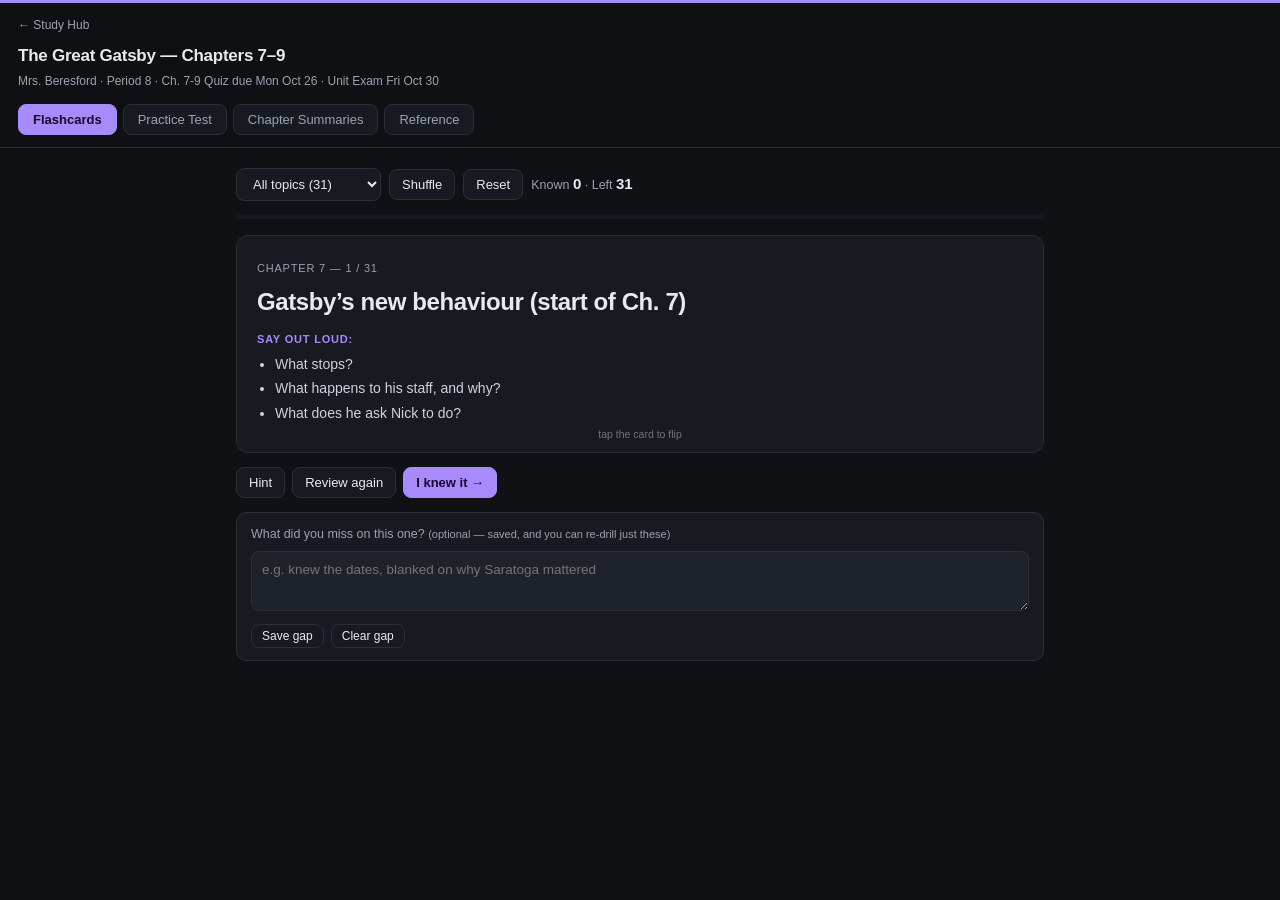
<file: eng79.html>
<!DOCTYPE html>
<html lang="en">
<head>
<meta charset="utf-8">
<meta name="viewport" content="width=device-width,initial-scale=1,viewport-fit=cover">
<meta name="apple-mobile-web-app-capable" content="yes">
<meta name="apple-mobile-web-app-status-bar-style" content="black-translucent">
<title>English 10 - Gatsby Ch. 7-9</title>
<link rel="stylesheet" href="trainer.css?v=1">
<style>:root{--accent:#a78bfa;--accent-ink:#17082e}
.cars{display:grid;grid-template-columns:repeat(auto-fit,minmax(230px,1fr));gap:10px;margin-top:8px}
.car{background:var(--panel2);border:1px solid var(--line);border-radius:10px;padding:11px 13px;font-size:13.5px}
.car h4{margin:0 0 6px;font-size:13px;color:var(--accent)}
.car .yl{color:#ffd166;font-weight:700}.car .bl{color:#6f9bff;font-weight:700}
</style>
</head>
<body>
<header>
  <a class="back" href="index.html">&larr; Study Hub</a>
  <h1>The Great Gatsby &mdash; Chapters 7&ndash;9</h1>
  <div class="sub">Mrs. Beresford &middot; Period 8 &middot; Ch. 7-9 Quiz due Mon Oct 26 &middot; Unit Exam Fri Oct 30</div>
  <nav>
    <button class="on" data-v="fc">Flashcards</button>
    <button data-v="qz">Practice Test</button>
    <button data-v="sum">Chapter Summaries</button>
    <button data-v="ref">Reference</button>
  </nav>
</header>
<main>
<section class="view on" id="fc"><div id="fcHost"></div></section>
<section class="view" id="qz"><div id="qzHost"></div></section>
<section class="view" id="sum"></section>
<section class="view" id="ref"></section>
</main>
<script src="flash.js?v=8"></script>
<script>
const $=id=>document.getElementById(id);
const T=[
/* ---------- CHAPTER 7 ---------- */
{s:"Chapter 7",cat:"event",t:"Gatsby\u2019s new behaviour (start of Ch. 7)",
 a:["What stops?","What happens to his staff, and why?","What does he ask Nick to do?"],
 h:"The lights go out at the mansion.",
 d:"Gatsby <b>stops throwing parties</b>. He <b>fires his servants</b> and replaces them with people sent by <b>Wolfsheim</b> \u2014 so nobody will gossip about Daisy, who now visits in the afternoons.<br>He calls Nick to invite him to <b>lunch at Daisy\u2019s with Jordan</b>. Nick: \u201cSomething was up. And yet I couldn\u2019t believe that they would choose this occasion for a scene\u201d (114)."},
{s:"Chapter 7",cat:"symbol",t:"The heat",
 a:["What kind of day is it?","What does heat represent in this chapter?","One line that shows it"],
 h:"\u201cAlmost the last, certainly the warmest, of the summer.\u201d",
 d:"The lunch is on \u201cbroiling, almost the last, certainly the warmest, of the summer\u201d (114). Even train seats \u201chovered on the edge of combustion\u201d (115).<br><b>What it does:</b> the heat builds <b>tension</b> \u2014 tempers are short, everyone is uncomfortable, and things are about to boil over. Daisy, \u201con the verge of tears\u201d: \u201cBut it\u2019s so hot\u2026 and everything\u2019s so confused\u201d (118). <b>Heat imagery</b> is one of Mrs. Beresford\u2019s Ch. 7 annotation focuses."},
{s:"Chapter 7",cat:"character",t:"Pammy",
 a:["Who is she?","How does Gatsby react to her?","What might she symbolize?"],
 h:"The only time we see her.",
 d:"<b>Daisy and Tom\u2019s daughter</b>, who appears for the only time in the novel.<br>\u201cAfterward he kept looking at the child with surprise. I don\u2019t think he had ever really believed in its existence before\u201d (117).<br><b>Symbolism:</b> she is living proof of Daisy\u2019s life with Tom \u2014 the past Gatsby wants to erase can\u2019t be erased."},
{s:"Chapter 7",cat:"event",t:"\u201cYou always look so cool\u201d",
 a:["Who says it, to whom?","What does it reveal?","How does Tom react?"],
 h:"It\u2019s a confession in disguise.",
 d:"<b>Daisy to Gatsby</b>. \u201c\u2018You always look so cool,\u2019 she repeated. She had told him that she loved him, and Tom Buchanan saw. He was astounded\u201d (119).<br>It\u2019s the moment <b>Tom realizes</b> the affair. Then he realizes Nick and Jordan \u201cmust have known all along\u201d (121)."},
{s:"Chapter 7",cat:"symbol",t:"\u201cHer voice is full of money\u201d",
 a:["Who says it?","What does it mean?"],
 h:"Gatsby finally names it.",
 d:"<b>Gatsby</b>, about Daisy (120). Nick realizes that\u2019s exactly the charm of her voice \u2014 the jingle of wealth.<br><b>Why it matters:</b> what Gatsby loves about Daisy is tangled up with money and status. <b>Daisy\u2019s voice</b> is on the exam study guide\u2019s list of symbols."},
{s:"Chapter 7",cat:"event",t:"Carpooling into the city",
 a:["Who drives Gatsby\u2019s yellow car, and who rides with him?","Who rides in Tom\u2019s blue coupe?","Why does Tom take Gatsby\u2019s car?"],
 h:"Tom takes the yellow car.",
 d:"<b>Going in:</b> <b>Tom drives Gatsby\u2019s yellow car</b> with <b>Nick and Jordan</b>. <b>Gatsby drives Daisy</b> in Tom\u2019s <b>blue coupe</b>.<br>Tom grabs the yellow car partly to show he\u2019s in control. This swap is why <b>Myrtle and George see Tom in the yellow car</b> at the garage \u2014 which matters later. \u201cCarpooling (who is in what car and when)\u201d is a Ch. 7 annotation focus."},
{s:"Chapter 7",cat:"event",t:"Wilson\u2019s garage (Ch. 7)",
 a:["Why does Wilson need money?","What has he found out?","Who does Myrtle think Jordan is?"],
 h:"He wants to take Myrtle West.",
 d:"Wilson looks sick. \u201cI need money pretty bad\u201d (123) \u2014 he and Myrtle are <b>moving West</b>.<br>\u201cI just got wised up to something funny the last two days\u201d (124): he\u2019s found out Myrtle has <b>a lover, but not who</b>. Meanwhile Tom realizes he\u2019s about to lose both his wife and his mistress.<br>Myrtle, watching from upstairs, <b>mistakes Jordan for Daisy</b>.<br>Nick on Tom: \u201cThere is no confusion like the confusion of a simple mind\u201d (125)."},
{s:"Chapter 7",cat:"event",t:"The Plaza Hotel confrontation",
 a:["What does Gatsby claim about Daisy?","What does Daisy finally say?","What does Tom expose about Gatsby?","Who \u2018wins\u2019?"],
 h:"\u201cPlease, Tom! I can\u2019t stand this any more.\u201d",
 d:"In a stifling suite at the Plaza (\u201cOpen up another window,\u201d Daisy commands, 126), Gatsby insists <b>Daisy never loved Tom</b>.<br>Daisy: \u201cI did love him once \u2014 but I loved you too.\u201d Then: \u201c<b>Please, Tom! I can\u2019t stand this any more</b>\u201d (134).<br>Tom exposes Gatsby\u2019s business: <b>bootlegging</b> through drugstores, with Wolfsheim. \u201cHer frightened eyes told that whatever intentions, whatever courage she had had, were definitely gone\u201d (135) \u2014 <b>Daisy pulls back toward Tom</b>.<br>Tom, confident he\u2019s won, sends Daisy home <b>with Gatsby</b>, to show Gatsby is no threat. It\u2019s also <b>Nick\u2019s 30th birthday</b>."},
{s:"Chapter 7",cat:"event",t:"Myrtle\u2019s death",
 a:["Whose car hits her?","Who was driving?","Did they stop?","Who witnessed it?"],
 h:"The \u201cdeath car.\u201d",
 d:"On the way back, Myrtle runs out into the road toward the yellow car (thinking it\u2019s Tom) and is <b>killed by Gatsby\u2019s yellow car</b>, which <b>doesn\u2019t stop</b>. <b>Michaelis</b>, the neighbour, is the witness.<br><b>Daisy was driving.</b> Gatsby tells Nick he\u2019ll take the blame.<br><b>Going home:</b> Gatsby and Daisy in the yellow car; Tom, Nick and Jordan in Tom\u2019s blue coupe."},
{s:"Chapter 7",cat:"event",t:"End of Ch. 7: the kitchen window",
 a:["Where is Gatsby, and why?","What does Nick see through the window?"],
 h:"Gatsby keeps watch for nothing.",
 d:"Gatsby waits outside the Buchanans\u2019 house all night, \u201cwatching over nothing,\u201d in case Tom hurts Daisy.<br>Nick sees <b>Tom and Daisy at the kitchen table</b> over cold chicken, talking intimately \u2014 they look like they\u2019re <b>conspiring together</b>. Daisy has chosen Tom."},

/* ---------- CHAPTER 8 ---------- */
{s:"Chapter 8",cat:"event",t:"Gatsby tells Nick the truth (Ch. 8)",
 a:["Where and when did he meet Daisy?","What was his situation then?","What happened while he was at war and Oxford?"],
 h:"\u201cJay Gatsby had broken up like glass against Tom\u2019s hard malice\u201d (148).",
 d:"Gatsby stayed up <b>until 4 a.m.</b> watching Daisy\u2019s house. Nick urges him to <b>leave before the police</b> trace the car (148). Instead he tells Nick the real story, because \u201c\u2018Jay Gatsby\u2019 had broken up like glass against Tom\u2019s hard malice\u201d (148).<br>He met Daisy in <b>Louisville in 1917</b> as a <b>penniless young officer</b> \u2014 she was the first \u201cnice\u201d girl he\u2019d known, wealthy, \u201cgleaming like silver, safe and proud above the hot struggles of the poor\u201d (150).<br>While he was at <b>war and then Oxford</b>, Daisy wanted her life settled <i>now</i> and <b>married Tom</b>."},
{s:"Chapter 8",cat:"event",t:"What Gatsby can\u2019t admit",
 a:["What does he struggle to believe about Daisy and Tom?","What is he still waiting for?"],
 h:"\u201cIn any case, it was just personal.\u201d",
 d:"He has a hard time admitting Daisy <b>ever really loved Tom</b> (152) \u2014 \u201cit was just personal.\u201d<br>He\u2019s still waiting for <b>Daisy to call</b>: \u201cI suppose Daisy\u2019ll call too.\u201d He looked at Nick anxiously, hoping Nick would agree (154). She never calls."},
{s:"Chapter 8",cat:"event",t:"Nick\u2019s last words to Gatsby",
 a:["What does Nick shout?","Why is it significant?"],
 h:"The only compliment he ever pays him.",
 d:"\u201c<b>They\u2019re a rotten crowd. You\u2019re worth the whole damn bunch put together</b>\u201d (154).<br><b>Significance:</b> it\u2019s the only compliment Nick ever gives Gatsby, even though he \u201cdisapproved of him from beginning to end\u201d \u2014 and it\u2019s the last time they speak. Nick has chosen a side."},
{s:"Chapter 8",cat:"event",t:"Nick and Jordan (Ch. 8)",
 a:["Who calls whom?","How does it go?"],
 h:"A phone call that ends badly.",
 d:"<b>Jordan calls Nick at work</b> (155). He\u2019s curt and distracted, and the call ends with them basically hanging up on each other. Their relationship is effectively over \u2014 it\u2019s formally ended in Ch. 9."},
{s:"Chapter 8",cat:"symbol",t:"Wilson and the eyes (\u201cGod sees everything\u201d)",
 a:["Who stays with Wilson?","What does Wilson stare at, and what does he say?","What does Michaelis tell him?"],
 h:"The symbolism at the bottom of 159.",
 d:"<b>Michaelis</b> stays up all night with grieving Wilson. Wilson stares at the <b>eyes of Dr. T. J. Eckleburg</b> and says \u201c<b>God sees everything</b>.\u201d Michaelis tells him, \u201cThat\u2019s an advertisement.\u201d<br>This is the clearest moment the eyes act as a <b>God figure</b> \u2014 and the point is that there\u2019s no real God watching, only a billboard."},
{s:"Chapter 8",cat:"event",t:"Gatsby\u2019s death",
 a:["How does Wilson find Gatsby?","Where is Gatsby when he dies?","What does Wilson do after?"],
 h:"The first time all summer he uses the pool.",
 d:"Wilson goes looking for the owner of the yellow car, <b>garage to garage</b> (159) \u2014 and in Ch. 9 we learn <b>Tom told him it was Gatsby\u2019s</b>.<br>Gatsby goes into his <b>pool</b> for the first time all summer, still waiting for Daisy\u2019s call. <b>Wilson shoots Gatsby, then himself.</b> Nick: \u201cthe holocaust was complete.\u201d"},

/* ---------- CHAPTER 9 ---------- */
{s:"Chapter 9",cat:"event",t:"Funeral prep",
 a:["Who comes?","Who refuses, and his reason?","What did Tom and Daisy do?"],
 h:"The whiteboard: Gatz and Owl Eyes show.",
 d:"Nick tries to gather mourners and almost nobody comes. <b>Only Henry Gatz and Owl Eyes show</b> (plus servants and a minister).<br><b>Wolfsheim</b> refuses: he \u201ccan\u2019t get mixed up in this.\u201d His line: \u201cLet us learn to show our friendship for a man when he is alive and not after he is dead.\u201d<br><b>Klipspringer</b> calls only to ask about his <b>tennis shoes</b>.<br><b>Tom and Daisy</b> left town <b>right after all the deaths</b>, leaving no address."},
{s:"Chapter 9",cat:"character",t:"Henry Gatz",
 a:["Who is he?","What does he show Nick?","What does it reveal about Gatsby?"],
 h:"\u201cGatsby always had a plan.\u201d",
 d:"<b>Gatsby\u2019s father</b>, from Minnesota. He\u2019s proud of the house and shows Nick a photo of it.<br>He shows Nick young Jimmy\u2019s <b>schedule</b> written in the back of a <i>Hopalong Cassidy</i> book \u2014 rise at 6:00, exercise, study, practise elocution, \u201cread one improving book or magazine per week.\u201d<br><b>Reveals:</b> Gatsby <b>always had a plan</b> to reinvent himself. Nick\u2019s interaction with him characterizes Gatsby as someone who built himself from nothing."},
{s:"Chapter 9",cat:"character",t:"Owl Eyes at the funeral",
 a:["What does he say?","Why does it matter?"],
 h:"The only party guest who shows.",
 d:"The only person from <b>all those parties</b> who comes. At the grave: \u201c<b>The poor son-of-a-bitch.</b>\u201d<br><b>Point (whiteboard):</b> <b>no one cared about Gatsby</b>. Hundreds came to drink his champagne; one came to bury him."},
{s:"Chapter 9",cat:"event",t:"Nick and Jordan end it",
 a:["What does Jordan tell Nick?","What does she throw back at him?"],
 h:"The bad driver line returns.",
 d:"Nick goes to see Jordan to end things. She says she\u2019s <b>engaged to another man</b> (Nick isn\u2019t sure it\u2019s true).<br>She reminds him of their talk about careless driving: she thought he was an honest, straightforward person \u2014 \u201ca <b>bad driver</b>\u201d meeting another bad driver. She\u2019s saying <b>he</b> was careless with her too."},
{s:"Chapter 9",cat:"event",t:"Nick sees Tom",
 a:["Where do they meet?","What does Tom admit?","How does Tom justify it?"],
 h:"Tom told George.",
 d:"Nick runs into Tom on <b>Fifth Avenue</b>. Tom admits <b>he told Wilson the yellow car was Gatsby\u2019s</b>. He says Gatsby \u201chad it coming to him\u201d and that he \u201cran over Myrtle like you\u2019d run over a dog\u201d \u2014 he never learns Daisy was driving.<br>Nick shakes his hand anyway, feeling like he\u2019s talking to a child."},
{s:"Chapter 9",cat:"event",t:"\u201cThey were careless people\u201d",
 a:["Finish the quote","Who is it about?","What theme does it state?"],
 h:"They retreated back into their money.",
 d:"\u201c<b>They were careless people, Tom and Daisy \u2014 they smashed up things and creatures and then retreated back into their money</b> or their vast carelessness\u2026 and let other people clean up the mess they had made.\u201d<br><b>Theme:</b> moral carelessness of the rich, and money as protection from consequences."},
{s:"Chapter 9",cat:"event",t:"Where everyone ends up",
 a:["Gatsby","Myrtle and George","Tom and Daisy","Jordan","Nick"],
 h:"\u201cWhere do the characters end up?\u201d is an annotation focus.",
 d:"<ul><li><b>Gatsby:</b> murdered in his pool</li><li><b>Myrtle:</b> killed by the car; <b>George:</b> murder-suicide</li>"
 +"<li><b>Tom and Daisy:</b> leave town together, untouched</li><li><b>Jordan:</b> claims she\u2019s engaged</li>"
 +"<li><b>Nick:</b> decides <b>New York is haunted</b> and <b>goes home to the Midwest</b></li></ul>"},
{s:"Chapter 9",cat:"event",t:"Nick\u2019s opinion of New York / the East",
 a:["How does he see the East now?","Where does he go?","What does he decide the story was about?"],
 h:"\u201cAfter Gatsby\u2019s death the East was haunted for me.\u201d",
 d:"After Gatsby\u2019s death, the <b>East is haunted</b> for him, distorted beyond his eyes\u2019 power of correction. He goes <b>home to the Midwest</b>.<br>He decides \u201cthis has been a story of the <b>West</b>, after all\u201d \u2014 Tom, Gatsby, Daisy, Jordan and Nick were all Westerners who didn\u2019t fit the East."},
{s:"Chapter 9",cat:"symbol",t:"The ending: the green light",
 a:["Where is Nick on the last night?","What does he think about?","The last line"],
 h:"Boats against the current.",
 d:"On his last night, Nick lies on Gatsby\u2019s beach. He imagines the <b>Dutch sailors</b> first seeing the \u201cfresh, green breast of the new world\u201d and connects it to Gatsby\u2019s wonder at the <b>green light</b> on Daisy\u2019s dock.<br>Gatsby didn\u2019t know his dream was already behind him.<br>Last line: \u201c<b>So we beat on, boats against the current, borne back ceaselessly into the past.</b>\u201d"},

/* ---------- SYMBOLS & TERMS (exam study guide) ---------- */
{s:"Symbols & terms",cat:"symbol",t:"Cars",
 a:["Two car moments in Ch. 7-9","What do cars represent?"],
 h:"Careless driving, again and again.",
 d:"Cars are on the exam study guide\u2019s symbol list. Carelessness behind the wheel runs the whole novel: the wreck outside Gatsby\u2019s party (Ch. 3), Jordan\u2019s \u201cbad driver\u201d line, and finally the <b>yellow \u201cdeath car\u201d</b> that kills Myrtle while Daisy drives.<br>They stand for <b>wealth, status and carelessness</b> \u2014 rich people moving fast and leaving damage behind."},
{s:"Symbols & terms",cat:"symbol",t:"Colors: white and yellow/gold",
 a:["What does white suggest, and who wears it?","What does yellow/gold suggest?"],
 h:"Daisy and Jordan in white again in Ch. 7.",
 d:"<b>White</b> (Daisy and Jordan, again at lunch in Ch. 7): <b>purity and innocence on the surface</b>, which the novel shows is false.<br><b>Yellow/gold</b>: <b>wealth and money</b> \u2014 and in Ch. 7, the yellow car becomes the instrument of death, so gold also shades into <b>corruption</b>."},
{s:"Symbols & terms",cat:"litterm",t:"Mood vs. Tone",
 a:["Define each","Which one is what the READER feels?","In Gatsby, tone is whose attitude?"],
 h:"Mood = reader. Tone = narrator.",
 d:"<b>Mood:</b> the feeling created by the author\u2019s word choice and imagery \u2014 <b>what the reader feels</b> (tense, ominous, joyful).<br><b>Tone:</b> the <b>attitude of the author or narrator toward the subject</b>. In Gatsby, that\u2019s <b>Nick\u2019s attitude</b> toward what he\u2019s describing."},
{s:"Symbols & terms",cat:"litterm",t:"Theme vs. Topic",
 a:["Define each","Give a topic and a theme from Gatsby"],
 h:"One word vs. a full statement.",
 d:"<b>Topic:</b> an idea the book discusses, about <b>one word</b> \u2014 disillusionment, wealth, marriage, ambition.<br><b>Theme:</b> the <b>message</b> about that topic \u2014 e.g. \u201cWealth does not bring true happiness,\u201d \u201cThe American Dream is not fully attainable,\u201d \u201cMoral carelessness leads to corruption,\u201d \u201cAppearances often defy reality.\u201d"},
{s:"Symbols & terms",cat:"litterm",t:"Irony (three kinds)",
 a:["Verbal","Dramatic","Situational","One example from Ch. 7-9"],
 h:"She says you only need to RECOGNIZE it.",
 d:"<ul><li><b>Verbal:</b> saying the opposite of what you mean (sarcasm)</li><li><b>Dramatic:</b> the reader knows something characters don\u2019t</li>"
 +"<li><b>Situational:</b> what happens is the opposite of what was expected</li></ul>"
 +"<b>Ch. 7-9 examples:</b> Tom never learns Daisy was driving (<b>dramatic</b>); hundreds went to Gatsby\u2019s parties but almost no one comes to his funeral (<b>situational</b>); Gatsby finally uses his pool on the day he dies (<b>situational</b>)."},
{s:"Symbols & terms",cat:"litterm",t:"Plot diagram for the novel",
 a:["Name the five parts","Where is the climax?","What\u2019s the resolution?"],
 h:"Some argue Ch. 7 has two climaxes.",
 d:"<b>Exposition</b> (Ch. 1: meet everyone) &rarr; <b>Rising action</b> (the parties, the reunion, the affair) &rarr; <b>Climax</b> (Ch. 7: the <b>Plaza confrontation</b> and/or <b>Myrtle\u2019s death</b> \u2014 Mrs. Beresford noted some argue there are two) &rarr; <b>Falling action</b> (Ch. 8: Gatsby\u2019s death) &rarr; <b>Resolution</b> (Ch. 9: the funeral, Nick goes home)."}
];
const CARDS=T.map(function(x){return {s:x.s,t:x.t,h:x.h,d:x.d,a:x.a,cat:x.cat}});

/* ---------- generated questions ---------- */
function shuf(a){return a.slice().sort(function(){return Math.random()-.5})}
const PEOPLE=["Jay Gatsby","Nick Carraway","Daisy Buchanan","Tom Buchanan","Jordan Baker","George Wilson","Meyer Wolfsheim","Owl Eyes"];
const QUOTES=[
 ["You always look so cool.","Daisy Buchanan"],
 ["Her voice is full of money.","Jay Gatsby"],
 ["Please, Tom! I can't stand this any more.","Daisy Buchanan"],
 ["I need money pretty bad.","George Wilson"],
 ["I just got wised up to something funny the last two days.","George Wilson"],
 ["They're a rotten crowd. You're worth the whole damn bunch put together.","Nick Carraway"],
 ["I suppose Daisy'll call too.","Jay Gatsby"],
 ["God sees everything.","George Wilson"],
 ["Let us learn to show our friendship for a man when he is alive and not after he is dead.","Meyer Wolfsheim"],
 ["The poor son-of-a-bitch.","Owl Eyes"],
 ["They were careless people\u2026 they smashed up things and creatures and then retreated back into their money.","Nick Carraway"],
 ["So we beat on, boats against the current, borne back ceaselessly into the past.","Nick Carraway"]
];
function qQuote(){
  const p=shuf(QUOTES)[0];
  const wrong=shuf(PEOPLE.filter(function(n){return n!==p[1]})).slice(0,3);
  return {topic:"Who said it (Ch. 7-9)",q:"Who says this? &mdash; \u201c"+p[0]+"\u201d",
   choices:shuf([{label:p[1],right:true}].concat(wrong.map(function(w){return{label:w,right:false}}))),
   why:"<b>"+p[1]+"</b>."};
}
function qChapter(){
  const EV=[["Gatsby fires his servants and stops the parties","Chapter 7"],["Daisy says \u201cYou always look so cool\u201d","Chapter 7"],
   ["The confrontation at the Plaza Hotel","Chapter 7"],["Myrtle is killed by the yellow car","Chapter 7"],
   ["Gatsby tells Nick how he met Daisy in Louisville","Chapter 8"],["Wilson says \u201cGod sees everything\u201d","Chapter 8"],
   ["Wilson shoots Gatsby in the pool","Chapter 8"],["Henry Gatz shows Nick the schedule","Chapter 9"],
   ["Owl Eyes comes to the funeral","Chapter 9"],["Tom admits he told Wilson whose car it was","Chapter 9"],
   ["Nick goes home to the Midwest","Chapter 9"]];
  const p=shuf(EV)[0];
  return {topic:"Which chapter (7-9)",q:"Which chapter? &mdash; <b>"+p[0]+"</b>",
   choices:shuf(["Chapter 7","Chapter 8","Chapter 9"].map(function(c){return{label:c,right:c===p[1]}})),
   why:"<b>"+p[1]+"</b>."};
}
function qCar(){
  const Q=[["Who drives Gatsby\u2019s yellow car INTO the city?","Tom"],["Who is driving the yellow car when it hits Myrtle?","Daisy"],
   ["Who drives Tom\u2019s blue coupe into the city?","Gatsby"],["Who rides with Tom in the yellow car into the city?","Nick and Jordan"]];
  const p=shuf(Q)[0];
  const pool=["Tom","Daisy","Gatsby","Nick","Nick and Jordan","Jordan"].filter(function(x){return x!==p[1]});
  return {topic:"Carpooling",q:p[0],
   choices:shuf([{label:p[1],right:true}].concat(shuf(pool).slice(0,3).map(function(w){return{label:w,right:false}}))),
   why:"Into the city: <b>Tom</b> drives the yellow car with Nick and Jordan; <b>Gatsby</b> drives Daisy in Tom\u2019s blue coupe. Coming back: Gatsby and Daisy in the yellow car, with <b>Daisy driving</b> when it hits Myrtle."};
}
function qEnd(){
  const E=[["Tom and Daisy","Leave town right after the deaths, with no address"],["Nick","Goes home to the Midwest"],
   ["Jordan","Says she is engaged to someone else"],["George Wilson","Kills Gatsby, then himself"]];
  const p=shuf(E)[0];
  return {topic:"Where they end up",q:"Where does <b>"+p[0]+"</b> end up?",
   choices:shuf(E.map(function(e){return{label:e[1],right:e[0]===p[0]}})),why:"<b>"+p[0]+"</b>: "+p[1]+"."};
}
/* ---------- hand-written question bank (no auto-generated questions) ---------- */
const BANK=[
["c7-servants","Why does Gatsby fire his servants at the start of Chapter 7?","So nobody gossips about Daisy\u2019s afternoon visits",["He can no longer afford to pay them","Tom bribed them to spy on him","They were caught stealing from the mansion"],"He replaces them with Wolfsheim\u2019s people so word of Daisy\u2019s visits doesn\u2019t spread."],
["c7-replace","Who replaces Gatsby\u2019s servants?","People sent by Meyer Wolfsheim",["Servants borrowed from the Buchanans","Workers from Nick\u2019s bond firm","Klipspringer and his friends"],"Wolfsheim sends them \u2014 people who won\u2019t talk."],
["c7-parties","What changes at Gatsby\u2019s house at the start of Chapter 7?","The parties stop",["He throws his biggest party yet","He puts the house up for sale","Daisy moves in"],"\u201cThe lights in his house failed to go on one Saturday night.\u201d"],
["c7-heat","The lunch at the Buchanans\u2019 happens on the hottest day of the summer. What does the heat mainly build?","Tension \u2014 tempers are about to boil over",["Romance between Nick and Jordan","A calm, relaxed mood","Sympathy for George Wilson"],"Heat imagery is one of Mrs. Beresford\u2019s Ch. 7 focuses: everyone is irritable and the conflict is about to explode."],
["c7-pammy","Who is Pammy?","Tom and Daisy\u2019s daughter",["Jordan\u2019s younger sister","Myrtle\u2019s niece","Gatsby\u2019s housekeeper"],"She appears only once, in Chapter 7."],
["c7-pammy2","How does Gatsby react when he sees Pammy?","He stares in surprise \u2014 he had never really believed she existed",["He picks her up and plays with her","He ignores her completely","He leaves the room in anger"],"\u201cI don\u2019t think he had ever really believed in its existence before\u201d (117). She\u2019s proof of Daisy\u2019s life with Tom."],
["c7-cool","What does Daisy\u2019s line \u201cYou always look so cool\u201d reveal?","That she loves Gatsby \u2014 and Tom realizes it",["That she is complaining to Tom about the heat","That she is flirting with Nick","That she wants to go swimming"],"\u201cShe had told him that she loved him, and Tom Buchanan saw\u201d (119)."],
["c7-money","What does Gatsby mean when he says Daisy\u2019s voice is \u201cfull of money\u201d?","Her charm is tied up with wealth and status",["She talks about money constantly","She secretly owes him money","She is about to inherit a fortune"],"Part of what Gatsby loves about Daisy is what she represents: old money."],
["c7-knew","After the \u201ccool\u201d moment, what else does Tom realize?","That Nick and Jordan knew about the affair all along",["That Gatsby is a bootlegger","That Gatsby never went to Oxford","That Daisy was driving the car"],"\u201cHe looked at me keenly, realizing that Jordan and I must have known all along\u201d (121)."],
["c7-town","Who suggests they all go into town?","Daisy",["Tom","Gatsby","Jordan"],"\u201cBut it\u2019s so hot\u2026 Let\u2019s all go to town!\u201d (118)."],
["c7-tomcar","Why is it important that Tom drives Gatsby\u2019s yellow car into the city?","George and Myrtle see Tom in it at the garage",["It breaks down on the way","Daisy sees him driving it and gets jealous","The police pull him over"],"That\u2019s why Wilson later connects the yellow car to Tom \u2014 and why Tom can point him at Gatsby."],
["c7-wilsonmoney","Why does George Wilson want money from Tom?","He and Myrtle are moving West",["To repair his garage","To pay off a gambling debt","To buy Gatsby\u2019s yellow car"],"\u201cI need money pretty bad\u201d (123)."],
["c7-wilsonknows","What has George Wilson found out by Chapter 7?","Myrtle has a lover, but not who it is",["That Tom is Myrtle\u2019s lover","That Gatsby is a bootlegger","That Daisy is having an affair"],"\u201cI just got wised up to something funny the last two days\u201d (124)."],
["c7-myrtlejordan","When Myrtle looks down from the garage window, who does she think Jordan is?","Daisy",["Catherine","Mrs. McKee","Gatsby\u2019s girlfriend"],"She assumes the woman with Tom is his wife."],
["c7-simple","Nick says \u201cthere is no confusion like the confusion of a simple mind\u201d (125). Who is he describing?","Tom",["George Wilson","Gatsby","Myrtle"],"Tom is panicking that he\u2019s losing both his wife and his mistress at once."],
["c7-window","At the Plaza, Daisy orders someone to open another window. What does that show?","How stifling and tense the room is",["That she wants to escape out the window","That she is cold","That she is signalling Gatsby"],"\u201cOpen up another window\u201d (126) \u2014 the heat motif peaks in the hotel."],
["c7-plazaclaim","At the Plaza, what does Gatsby insist about Daisy?","That she never loved Tom",["That she should wait a year before leaving Tom","That she loved them both equally","That she still loves Nick"],"Daisy can\u2019t say it: \u201cI did love him once \u2014 but I loved you too.\u201d"],
["c7-expose","What does Tom expose about Gatsby at the Plaza?","He\u2019s a bootlegger, selling alcohol through drugstores with Wolfsheim",["He is secretly married","He killed a man during the war","He still owes Dan Cody\u2019s family money"],"This is what makes Daisy pull away from Gatsby."],
["c7-please","What does \u201cPlease, Tom! I can\u2019t stand this any more\u201d (134) show?","Daisy is giving up on leaving Tom for Gatsby",["Daisy wants Tom to leave the hotel","Daisy is angry at Nick","Daisy is leaving both men"],"\u201cWhatever intentions, whatever courage she had had, were definitely gone\u201d (135)."],
["c7-sendhome","Why does Tom send Daisy home with Gatsby?","He\u2019s sure he has won, so Gatsby is no threat",["He wants Gatsby to confess to Daisy","He wants to go see Myrtle","Daisy demands to ride with Gatsby"],"It shows how confident Tom is that Daisy will stay."],
["c7-bday","Whose birthday is it on the day of the Plaza fight?","Nick\u2019s",["Daisy\u2019s","Tom\u2019s","Gatsby\u2019s"],"Nick realizes he\u2019s thirty in the middle of the chaos."],
["c7-runs","Myrtle runs into the road toward the yellow car because she thinks it belongs to\u2026","Tom",["Gatsby","Nick","the police"],"She saw Tom driving it earlier that day."],
["c7-witness","Who witnesses Myrtle\u2019s death?","Michaelis",["Nick","George Wilson","Owl Eyes"],"Michaelis, Wilson\u2019s neighbour, tells what he saw: the car didn\u2019t stop."],
["c7-stop","What does the yellow car do after hitting Myrtle?","Keeps going without stopping",["Stops so Gatsby can help","Crashes into the garage","Turns around and comes back"],"The \u201cdeath car\u201d doesn\u2019t stop \u2014 carelessness again."],
["c7-kitchen","What does Nick see through the Buchanans\u2019 kitchen window that night?","Tom and Daisy at the table, looking like they\u2019re conspiring together",["Daisy packing to leave with Gatsby","Tom on the phone with the police","Daisy crying alone"],"Daisy has chosen Tom. Meanwhile Gatsby is outside \u201cwatching over nothing.\u201d"],
["c7-vigil","Where is Gatsby while Nick looks through the window?","Outside, keeping watch in case Tom hurts Daisy",["Driving to turn himself in","At Wolfsheim\u2019s office","Home in his pool"],"He waits all night for a signal from Daisy that never comes."],
["c8-why","Why does Gatsby finally tell Nick the truth about his past?","His \u201cJay Gatsby\u201d persona has broken apart",["Daisy asked him to","Wilson threatened him","Nick promised to keep it secret for money"],"\u201c\u2018Jay Gatsby\u2019 had broken up like glass against Tom\u2019s hard malice\u201d (148)."],
["c8-met","Where and when did Gatsby meet Daisy?","Louisville, 1917",["New York, 1922","Oxford, 1919","Chicago, 1917"],"She was the first \u201cnice\u201d girl he\u2019d known."],
["c8-situation","What was Gatsby when he first met Daisy?","A penniless young army officer",["A wealthy bootlegger","An Oxford student","Dan Cody\u2019s heir"],"He let her believe he was from her class."],
["c8-married","Why did Daisy marry Tom?","She wanted her life settled while Gatsby was away at war and Oxford",["Gatsby told her to","She thought Gatsby had died","Tom promised to bring Gatsby home"],"She wanted her life shaped now, by love, money or practicality."],
["c8-admit","What does Gatsby struggle to admit in Chapter 8?","That Daisy ever really loved Tom",["That he is a bootlegger","That he was the one driving","That he never went to Oxford"],"\u201cIn any case, it was just personal\u201d (152)."],
["c8-call","What is Gatsby waiting for on his last day?","A phone call from Daisy",["The police","A telegram from Wolfsheim","Nick to come back from work"],"\u201cI suppose Daisy\u2019ll call too\u201d (154). She never does."],
["c8-last","What does Nick shout to Gatsby the last time he sees him?","\u201cYou\u2019re worth the whole damn bunch put together\u201d",["\u201cCan\u2019t repeat the past? Of course you can!\u201d","\u201cI\u2019ll call you when Daisy calls\u201d","\u201cYou should never have come East\u201d"],"\u201cThey\u2019re a rotten crowd. You\u2019re worth the whole damn bunch put together\u201d (154). The \u201crepeat the past\u201d line is Gatsby\u2019s own, from Ch. 6."],
["c8-lastwhy","Why is Nick\u2019s last line to Gatsby significant?","It\u2019s the only compliment he ever gives him",["It\u2019s when Nick admits he loves Daisy","It\u2019s when Nick reveals Daisy was driving","It\u2019s the first time Nick calls him \u201cold sport\u201d"],"Nick \u201cdisapproved of him from beginning to end\u201d but sides with him anyway."],
["c8-jordan","What happens between Nick and Jordan in Chapter 8?","She calls him at work and the call ends badly",["They get engaged","She tells him Daisy was driving","She comes to Gatsby\u2019s house"],"It\u2019s effectively over (155); it formally ends in Ch. 9."],
["c8-god","When George Wilson says \u201cGod sees everything,\u201d what is he looking at?","The eyes of Dr. T. J. Eckleburg",["The green light","A church across the road","Gatsby\u2019s mansion"],"The billboard becomes a God figure."],
["c8-ad","What does Michaelis tell Wilson about the eyes?","\u201cThat\u2019s an advertisement\u201d",["\u201cThat\u2019s God\u201d","\u201cThose are Gatsby\u2019s\u201d","\u201cDon\u2019t look at them\u201d"],"The point: there\u2019s no real God watching \u2014 only a billboard."],
["c8-find","How does Wilson find out who owns the yellow car?","Tom tells him it was Gatsby\u2019s",["Michaelis read the licence plate","Daisy confesses to him","Nick tells him"],"Revealed in Ch. 9 when Nick meets Tom."],
["c8-pool","Where is Gatsby when Wilson kills him?","In his pool, for the first time all summer",["In his library","On the Buchanans\u2019 dock","In his yellow car"],"Situational irony: the pool he never used."],
["c8-after","What does Wilson do after shooting Gatsby?","Shoots himself",["Turns himself in","Drives West","Goes looking for Tom"],"\u201cThe holocaust was complete.\u201d"],
["c9-guests","Who from Gatsby\u2019s parties comes to his funeral?","Only Owl Eyes",["Klipspringer","Hundreds of his guests","Jordan Baker"],"Mrs. Beresford\u2019s board: no one cared about Gatsby."],
["c9-wolf","Why won\u2019t Wolfsheim come to the funeral?","He \u201ccan\u2019t get mixed up in this\u201d",["He\u2019s in jail","He\u2019s out of the country","He never met Gatsby"],"\u201cLet us learn to show our friendship for a man when he is alive and not after he is dead.\u201d"],
["c9-klip","Why does Klipspringer call Nick?","To ask about his tennis shoes",["To ask what time the funeral is","To ask about Gatsby\u2019s will","To say he owed Gatsby money"],"Another \u201cfriend\u201d who only wanted something."],
["c9-buchanans","What did Tom and Daisy do right after the deaths?","Left town, leaving no address",["Came to the funeral","Got divorced","Moved into Gatsby\u2019s mansion"],"They retreat into their money \u2014 \u201ccareless people.\u201d"],
["c9-gatz","Who is Henry Gatz?","Gatsby\u2019s father",["Gatsby\u2019s lawyer","Daisy\u2019s father","Gatsby\u2019s commanding officer"],"He comes from Minnesota for the funeral."],
["c9-schedule","What does Henry Gatz\u2019s copy of Jimmy\u2019s boyhood schedule show?","Gatsby always had a plan to improve himself",["Gatsby was lazy as a boy","Gatsby planned to marry Daisy since childhood","Gatsby was born rich"],"Written in a Hopalong Cassidy book: exercise, study, \u201cread one improving book.\u201d"],
["c9-owl","What does Owl Eyes say at the grave?","\u201cThe poor son-of-a-bitch\u201d",["\u201cOld sport\u201d","\u201cHe had it coming\u201d","\u201cI knew him best\u201d"],"The only party guest who shows up."],
["c9-owlpoint","What point does the empty funeral make?","No one really cared about Gatsby",["Gatsby wanted a private funeral","Owl Eyes was his best friend","The rain kept everyone away"],"Hundreds drank his champagne; almost nobody buried him."],
["c9-engaged","What does Jordan tell Nick when he goes to see her in Chapter 9?","That she\u2019s engaged to someone else",["That Daisy was driving","That she\u2019s moving West","That she wants to marry him"],"Nick isn\u2019t sure it\u2019s true."],
["c9-baddriver","What does Jordan mean when she calls Nick a \u201cbad driver\u201d?","He was careless with her too",["He crashed her car","He can\u2019t actually drive","He drove drunk after a party"],"It flips the Ch. 3 conversation about careless drivers back on him."],
["c9-tomadmits","What does Tom admit when Nick meets him on Fifth Avenue?","He told Wilson the yellow car was Gatsby\u2019s",["That Daisy was driving","That he\u2019s leaving Daisy","That he never loved Myrtle"],"Tom says Gatsby \u201chad it coming to him.\u201d"],
["c9-tombelieves","Who does Tom still believe killed Myrtle?","Gatsby",["Daisy","George Wilson","Nick"],"Dramatic irony: we know Daisy was driving; Tom never finds out."],
["c9-careless","\u201cThey were careless people\u2026\u201d \u2014 who is Nick talking about?","Tom and Daisy",["Gatsby and Daisy","Nick and Jordan","Myrtle and George"],"\u201c\u2026they smashed up things and creatures and then retreated back into their money.\u201d"],
["c9-home","Why does Nick go back to the Midwest?","After Gatsby\u2019s death, the East feels haunted to him",["His father dies","He loses his job","Jordan asks him to leave"],"Whiteboard: \u201cNew York is haunted \u2192 goes home.\u201d"],
["c9-dutch","At the end, what does Nick connect to Gatsby\u2019s green light?","Dutch sailors first seeing the New World",["The Valley of Ashes","Daisy\u2019s white dress","Gatsby\u2019s first party"],"The \u201cfresh, green breast of the new world\u201d \u2014 the American Dream from the very start."],
["c9-boats","What does \u201cborne back ceaselessly into the past\u201d suggest?","People keep pushing forward but the past keeps pulling them back",["History always repeats itself exactly","Nick plans to return East","Gatsby will be remembered forever"],"\u201cSo we beat on, boats against the current\u2026\u201d"],
["t-irony1","Hundreds came to Gatsby\u2019s parties, but almost no one comes to his funeral. What kind of irony is this?","Situational",["Verbal","Dramatic","It isn\u2019t ironic"],"What happens is the opposite of what you\u2019d expect."],
["t-irony2","Tom never learns that Daisy was driving, but the reader does. What kind of irony is this?","Dramatic",["Verbal","Situational","It isn\u2019t ironic"],"The reader knows something a character doesn\u2019t."],
["t-mood","The feeling a reader gets from a passage is called the\u2026","Mood",["Tone","Theme","Topic"],"Mood = what the reader feels. Tone = the narrator\u2019s attitude."],
["t-tone","In The Great Gatsby, the tone is\u2026","Nick\u2019s attitude toward what he\u2019s describing",["What the reader feels","The lesson of the story","The setting of a scene"],"Tone is the attitude of the author or narrator toward the subject."],
["t-topic","\u201cDisillusionment\u201d is an example of a\u2026","Topic",["Theme","Tone","Mood"],"A topic is about one word. A theme is a full statement about it."],
["t-theme","Which of these is a theme statement, not just a topic?","Moral carelessness leads to corruption",["Wealth","The American Dream","Carelessness"],"A theme says something about the topic."],
["t-climax","Where is the climax of the novel?","Chapter 7 \u2014 the Plaza confrontation and Myrtle\u2019s death",["Chapter 1 \u2014 dinner at the Buchanans\u2019","Chapter 5 \u2014 Gatsby and Daisy\u2019s reunion","Chapter 9 \u2014 the funeral"],"Mrs. Beresford noted some argue Ch. 7 has two climaxes."],
["t-yellow","In the novel, the colour yellow/gold mostly represents\u2026","Wealth \u2014 and the corruption that comes with it",["Purity and innocence","Hope for the future","Nature and growth"],"Gatsby\u2019s yellow car becomes the death car."],
["t-white","Daisy and Jordan are dressed in white again in Chapter 7. What does white suggest?","Purity and innocence on the surface \u2014 which isn\u2019t real",["Sadness and grief","Danger","Wealth earned through hard work"],"The novel undercuts Daisy\u2019s \u201cwhite\u201d innocence."]
];
function bankQ(b){return {topic:b[0],q:b[1],choices:shuf([{label:b[2],right:true}].concat(b[3].map(function(w){return{label:w,right:false}}))),why:b[4]};}
function extras(){return shuf(BANK.map(bankQ).concat([qQuote(),qQuote(),qQuote(),qChapter(),qChapter(),qCar(),qEnd()]))}


Flash.mount({host:$("fcHost"),cards:CARDS,deckId:"eng79"});
Flash.quiz({host:$("qzHost"),cards:CARDS,deckId:"eng79",count:20,extras:extras,bankOnly:true});

$("sum").innerHTML=
 '<div class="note">Beat-by-beat, using the page numbers Mrs. Beresford put on her slides. The quiz is <b>short answer and multiple choice</b>. Her Ch. 7 focuses: <b>heat imagery, carpooling, conflict, reactions to conflict, responsibility, \u201cthe hotel and beyond.\u201d</b> Ch. 8: <b>disillusionment, who\u2019s responsible, how Gatsby feels the next morning.</b> Ch. 9: <b>Henry Gatz, where everyone ends up, Nick\u2019s opinion of New York.</b></div>'
+'<div class="card"><h3>Chapter 7 &mdash; The hottest day</h3>'
+'<p><b>The lights go out.</b> Gatsby stops the parties and replaces his servants with Wolfsheim\u2019s people so nobody gossips about Daisy\u2019s visits. He invites Nick to lunch at the Buchanans\u2019 (114).</p>'
+'<p><b>The heat</b> (114-115). \u201cBroiling, almost the last, certainly the warmest, of the summer.\u201d Everyone is irritable. Daisy and Jordan are in <b>white</b> again.</p>'
+'<p><b>Pammy</b> appears (117) and Gatsby stares at her \u2014 he never really believed she existed.</p>'
+'<p><b>\u201cYou always look so cool\u201d</b> (119). Daisy says it to Gatsby and Tom sees what it means. Gatsby: \u201c<b>Her voice is full of money</b>\u201d (120). Tom realizes Nick and Jordan knew (121). Daisy: \u201cLet\u2019s all go to town!\u201d (118).</p>'
+'<p><b>The car swap.</b> Tom drives Gatsby\u2019s <b>yellow</b> car with Nick and Jordan; Gatsby drives Daisy in Tom\u2019s <b>blue</b> coupe.</p>'
+'<p><b>Wilson\u2019s garage</b> (123-125). Wilson needs money to take Myrtle West; he\u2019s found out about an affair, not who. Myrtle sees Tom with Jordan and thinks she\u2019s Daisy.</p>'
+'<p><b>The Plaza</b> (126-135). Stifling suite. Gatsby claims Daisy never loved Tom; Daisy can\u2019t say that. Tom exposes the bootlegging. \u201cPlease, Tom! I can\u2019t stand this any more\u201d (134). Daisy\u2019s courage is gone (135). Tom sends her home with Gatsby. It\u2019s Nick\u2019s 30th birthday.</p>'
+'<p><b>Myrtle dies.</b> The yellow car hits her and doesn\u2019t stop. Michaelis witnesses it. <b>Daisy was driving</b>; Gatsby will take the blame.</p>'
+'<p><b>That night.</b> Gatsby keeps watch outside; through the window Tom and Daisy look like they\u2019re conspiring over cold chicken.</p></div>'
+'<div class="card"><h3>Chapter 8 &mdash; The truth, then the pool</h3>'
+'<p><b>4 a.m.</b> Gatsby has stayed up watching Daisy\u2019s house. Nick urges him to leave town (148). Instead he tells Nick the truth, because \u201cJay Gatsby had broken up like glass against Tom\u2019s hard malice.\u201d</p>'
+'<p><b>Louisville, 1917.</b> A penniless officer falls for a rich girl \u201cgleaming like silver\u201d (150). He goes to war and Oxford; Daisy wants her life decided now and marries Tom.</p>'
+'<p><b>Denial.</b> He can\u2019t accept she loved Tom (152). He waits for her call: \u201cI suppose Daisy\u2019ll call too\u201d (154).</p>'
+'<p><b>Nick\u2019s last words</b> to him: \u201cThey\u2019re a rotten crowd. You\u2019re worth the whole damn bunch put together\u201d (154). <b>Jordan</b> calls Nick at work and it goes badly (155).</p>'
+'<p><b>Wilson.</b> Michaelis sits up with him. Wilson stares at Eckleburg\u2019s eyes: \u201cGod sees everything.\u201d \u201cThat\u2019s an advertisement.\u201d He hunts the yellow car garage to garage (159).</p>'
+'<p><b>The pool.</b> Gatsby swims for the first time all summer. Wilson shoots him, then himself.</p></div>'
+'<div class="card"><h3>Chapter 9 &mdash; Resolution</h3>'
+'<p><b>Funeral prep.</b> Nick can\u2019t find mourners. Wolfsheim can\u2019t \u201cget mixed up in this.\u201d Klipspringer only wants his tennis shoes. <b>Tom and Daisy left right after the deaths</b>, no address.</p>'
+'<p><b>Henry Gatz</b>, Gatsby\u2019s father, arrives with a photo of the house and Jimmy\u2019s boyhood <b>schedule</b> \u2014 <b>Gatsby always had a plan</b>.</p>'
+'<p><b>The funeral.</b> Rain. Only Henry Gatz and <b>Owl Eyes</b> from the parties: \u201cThe poor son-of-a-bitch.\u201d <b>No one cared about Gatsby.</b></p>'
+'<p><b>Jordan</b> says she\u2019s engaged and calls Nick a \u201cbad driver\u201d too. <b>Tom</b> on Fifth Avenue admits he told George. \u201c<b>They were careless people</b>.\u201d</p>'
+'<p><b>Nick goes home.</b> New York is haunted. Last night on Gatsby\u2019s beach: the Dutch sailors, the green light, \u201c<b>boats against the current, borne back ceaselessly into the past</b>.\u201d</p></div>';

$("ref").innerHTML=
 '<div class="card"><h3>Who rode in which car</h3><div class="cars">'
+'<div class="car"><h4>Into the city</h4><span class="yl">Yellow car (Gatsby\u2019s):</span> Tom driving, Nick, Jordan<br><span class="bl">Blue coupe (Tom\u2019s):</span> Gatsby driving, Daisy</div>'
+'<div class="car"><h4>Back from the city</h4><span class="yl">Yellow car:</span> <b>Daisy driving</b>, Gatsby \u2014 hits Myrtle<br><span class="bl">Blue coupe:</span> Tom, Nick, Jordan</div></div></div>'
+'<div class="card"><h3>Who is responsible for what?</h3><p class="tiny">\u201cWho feels responsible? Who do you think is responsible?\u201d is a Ch. 8 focus. A short-answer gift.</p><table>'
+'<tr><th>Death</th><th>Directly</th><th>Also responsible</th></tr>'
+'<tr><td>Myrtle</td><td>Daisy, driving</td><td>Gatsby (covers for her); Tom (the affair, the car swap)</td></tr>'
+'<tr><td>Gatsby</td><td>George Wilson</td><td><b>Tom</b>, who pointed Wilson at him; Daisy, who let him take the blame</td></tr>'
+'<tr><td>George</td><td>Himself</td><td>Tom, Daisy \u2014 \u201ccareless people\u201d</td></tr></table></div>'
+'<div class="card"><h3>Quotes worth knowing</h3><table><tr><th>Quote</th><th>Who</th><th>Why it matters</th></tr>'
+'<tr><td>\u201cYou always look so cool\u201d (119)</td><td>Daisy</td><td>Reveals the affair to Tom</td></tr>'
+'<tr><td>\u201cHer voice is full of money\u201d (120)</td><td>Gatsby</td><td>His love for Daisy is tied to wealth</td></tr>'
+'<tr><td>\u201cThere is no confusion like the confusion of a simple mind\u201d (125)</td><td>Nick, on Tom</td><td>Tom losing control of both women</td></tr>'
+'<tr><td>\u201cPlease, Tom! I can\u2019t stand this any more\u201d (134)</td><td>Daisy</td><td>She turns back to Tom</td></tr>'
+'<tr><td>\u201cJay Gatsby had broken up like glass\u2026\u201d (148)</td><td>Nick</td><td>The persona collapses</td></tr>'
+'<tr><td>\u201cYou\u2019re worth the whole damn bunch put together\u201d (154)</td><td>Nick</td><td>His only compliment, last words to Gatsby</td></tr>'
+'<tr><td>\u201cGod sees everything\u201d</td><td>George Wilson</td><td>Eckleburg as God, a billboard</td></tr>'
+'<tr><td>\u201cThe poor son-of-a-bitch\u201d</td><td>Owl Eyes</td><td>No one cared about Gatsby</td></tr>'
+'<tr><td>\u201cThey were careless people\u2026\u201d</td><td>Nick</td><td>Central theme of the novel</td></tr>'
+'<tr><td>\u201cBoats against the current\u2026\u201d</td><td>Nick, last line</td><td>You can\u2019t repeat the past</td></tr></table></div>'
+'<div class="card"><h3>Theme statements from the essay prompt</h3><p>Any of these makes a strong short answer. Tie one to a specific Ch. 7-9 moment:</p>'
+'<ul style="margin:4px 0 0;padding-left:18px;color:#cdd4e0;font-size:14px">'
+'<li><b>Wealth does not bring true happiness</b> \u2014 Gatsby\u2019s mansion, empty at his funeral</li>'
+'<li><b>The American Dream is not fully attainable</b> \u2014 Henry Gatz\u2019s schedule vs. the ending</li>'
+'<li><b>Greed leads to loneliness</b> \u2014 Gatsby waiting by the pool for a call that never comes</li>'
+'<li><b>Moral carelessness leads to corruption</b> \u2014 \u201cThey were careless people\u201d</li>'
+'<li><b>Appearances often defy reality</b> \u2014 Daisy in white; Tom thinking Gatsby killed Myrtle</li></ul></div>'
+'<div class="card"><h3>For Friday\u2019s Unit Exam</h3><p>Her study guide: <b>35 multiple choice</b> (22 passage-based, 13 general). Know Gatsby, Nick, Daisy, Tom, Jordan, Myrtle, George and <b>Meyer Wolfsheim</b>; the symbols (green light, white and yellow/gold, cars, Daisy\u2019s voice, Gatsby\u2019s books, Eckleburg\u2019s eyes); the terms (tone, mood, symbolism, irony, topic, theme, protagonist, antagonist, point of view, characterization); and the plot diagram. The <a href="eng.html">Ch. 1-3 trainer</a> covers the start of the book.</p></div>';

document.querySelectorAll('nav button').forEach(function(b){b.onclick=function(){
  document.querySelectorAll('nav button').forEach(function(x){x.classList.toggle('on',x===b)});
  document.querySelectorAll('.view').forEach(function(v){v.classList.toggle('on',v.id===b.dataset.v)});
  window.scrollTo(0,0);
}});
</script>
</body>
</html>
</file>
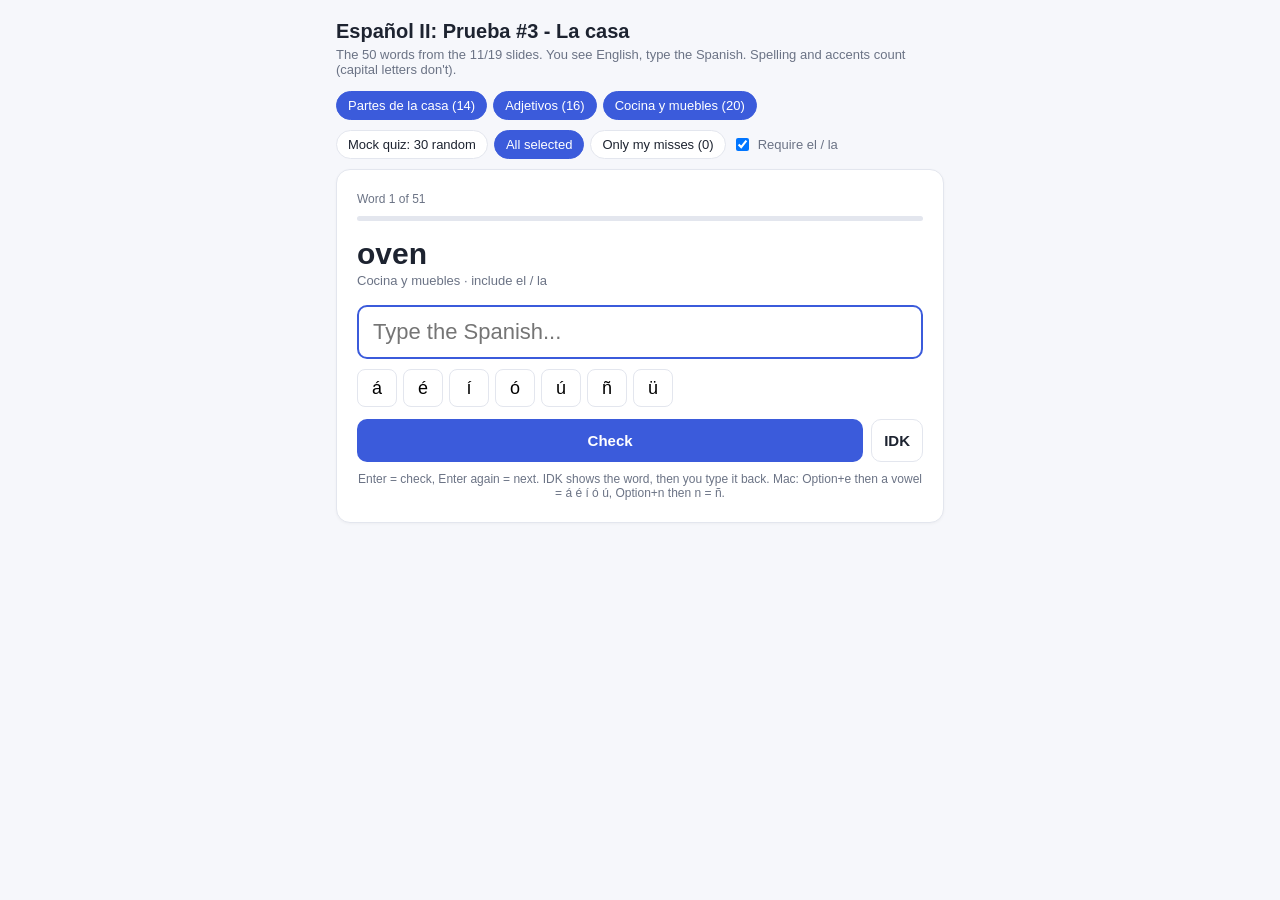
<file: prueba3.html>
<!DOCTYPE html>
<html lang="en">
<head>
<meta charset="utf-8">
<meta name="viewport" content="width=device-width, initial-scale=1">
<title>Prueba #3 - La casa (50 words)</title>
<style>
  :root { --bg:#f6f7fb; --card:#fff; --ink:#1d2330; --mut:#6b7385; --ok:#1f9d55; --okbg:#e7f7ee; --bad:#d64545; --badbg:#fdecec; --acc:#3b5bdb; --line:#e3e6ee; }
  * { box-sizing:border-box; }
  body { margin:0; font-family:-apple-system,BlinkMacSystemFont,"Segoe UI",Roboto,sans-serif; background:var(--bg); color:var(--ink); }
  .wrap { max-width:640px; margin:0 auto; padding:20px 16px 40px; }
  h1 { font-size:20px; margin:0 0 4px; }
  .sub { color:var(--mut); font-size:13px; margin-bottom:14px; }
  .bar { display:flex; flex-wrap:wrap; gap:6px; margin-bottom:10px; align-items:center; }
  .chip { border:1px solid var(--line); background:#fff; border-radius:999px; padding:6px 11px; font-size:13px; cursor:pointer; user-select:none; }
  .chip.on { background:var(--acc); border-color:var(--acc); color:#fff; }
  .opt { font-size:13px; color:var(--mut); display:flex; align-items:center; gap:6px; }
  .card { background:var(--card); border:1px solid var(--line); border-radius:14px; padding:22px 20px; box-shadow:0 1px 3px rgba(0,0,0,.04); }
  .meta { display:flex; justify-content:space-between; font-size:12px; color:var(--mut); margin-bottom:10px; }
  .prog { height:5px; background:var(--line); border-radius:3px; overflow:hidden; margin-bottom:16px; }
  .prog > div { height:100%; background:var(--acc); width:0; transition:width .2s; }
  .prompt { font-size:30px; font-weight:700; margin:4px 0 2px; }
  .hint { font-size:13px; color:var(--mut); min-height:18px; margin-bottom:14px; }
  input[type=text] { width:100%; font-size:22px; padding:12px 14px; border:2px solid var(--line); border-radius:10px; outline:none; }
  input[type=text]:focus { border-color:var(--acc); }
  input.ok { border-color:var(--ok); background:var(--okbg); }
  input.bad { border-color:var(--bad); background:var(--badbg); }
  .accents { display:flex; gap:6px; margin:10px 0 12px; flex-wrap:wrap; }
  .accents button { font-size:18px; width:40px; height:38px; border:1px solid var(--line); background:#fff; border-radius:8px; cursor:pointer; }
  .btns { display:flex; gap:8px; }
  .btn { flex:1; padding:12px; font-size:15px; border-radius:10px; border:none; cursor:pointer; background:var(--acc); color:#fff; font-weight:600; }
  .btn.sec { background:#fff; color:var(--ink); border:1px solid var(--line); flex:0 0 auto; }
  .res { margin-top:16px; border-radius:10px; padding:14px; display:none; }
  .res.ok { display:block; background:var(--okbg); }
  .res.bad { display:block; background:var(--badbg); }
  .verdict { font-size:20px; font-weight:800; }
  .res.ok .verdict { color:var(--ok); } .res.bad .verdict { color:var(--bad); }
  .close { font-size:14px; margin-top:6px; }
  .meter { height:8px; border-radius:4px; background:rgba(0,0,0,.08); margin:6px 0 8px; overflow:hidden; }
  .meter > div { height:100%; }
  .line { font-size:17px; margin-top:6px; font-family:ui-monospace,Menlo,monospace; }
  .lbl { font-family:-apple-system,BlinkMacSystemFont,sans-serif; font-size:12px; color:var(--mut); display:inline-block; width:78px; }
  .x { background:#f7b8b8; color:#8a1111; border-radius:2px; text-decoration:line-through; }
  .m { background:#ffe08a; border-radius:2px; text-decoration:underline; }
  .note { font-size:13px; margin-top:8px; color:#5a2d00; }
  .done { text-align:center; }
  .big { font-size:42px; font-weight:800; margin:6px 0; }
  .misslist { text-align:left; margin:14px 0; font-size:15px; }
  .misslist div { padding:5px 0; border-bottom:1px solid var(--line); }
  .kbd { font-size:12px; color:var(--mut); margin-top:10px; text-align:center; }
</style>
</head>
<body>
<div class="wrap">
  <h1>Español II: Prueba #3 - La casa</h1>
  <div class="sub">The 50 words from the 11/19 slides. You see English, type the Spanish. Spelling and accents count (capital letters don't).</div>

  <div class="bar" id="sets"></div>
  <div class="bar">
    <span class="chip" id="mode30">Mock quiz: 30 random</span>
    <span class="chip" id="modeAll">All selected</span>
    <span class="chip" id="modeMiss">Only my misses (<span id="missCount">0</span>)</span>
    <label class="opt"><input type="checkbox" id="reqArt" checked> Require el / la</label>
  </div>

  <div class="card" id="card">
    <div class="meta"><span id="pos"></span><span id="score"></span></div>
    <div class="prog"><div id="progbar"></div></div>
    <div id="quiz">
      <div class="prompt" id="prompt"></div>
      <div class="hint" id="hint"></div>
      <input type="text" id="ans" autocomplete="off" autocorrect="off" autocapitalize="off" spellcheck="false" placeholder="Type the Spanish...">
      <div class="accents" id="accents"></div>
      <div class="btns">
        <button class="btn" id="go">Check</button>
        <button class="btn sec" id="skip">IDK</button>
      </div>
      <div class="res" id="res"></div>
      <div class="kbd">Enter = check, Enter again = next. IDK shows the word, then you type it back. Mac: Option+e then a vowel = á é í ó ú, Option+n then n = ñ.</div>
    </div>
    <div id="end" class="done" style="display:none"></div>
  </div>
</div>

<script>
// [english prompt, accepted Spanish answers, set, isNoun]
// Nouns are stored with their article. Adjectives accept either gender.
const WORDS = [
  // LAS PARTES DE LA CASA (14)
  ["patio", ["la terraza"], "partes"],
  ["basement", ["el sótano"], "partes"],
  ["garden / yard", ["el jardín"], "partes"],
  ["garage", ["el garaje"], "partes"],
  ["balcony", ["el balcón"], "partes"],
  ["attic", ["el ático"], "partes"],
  ["living room", ["la sala de estar"], "partes"],
  ["dining room", ["el comedor"], "partes"],
  ["kitchen", ["la cocina"], "partes"],
  ["hallway", ["el pasillo"], "partes"],
  ["space / room", ["el espacio"], "partes"],
  ["bedroom", ["la habitación"], "partes"],
  ["study / office", ["el despacho"], "partes"],
  ["laundry room", ["la lavandería"], "partes"],
  // ¿CÓMO ES LA CASA? (16 adjetivos)
  ["elegant", ["elegante"], "adj"],
  ["simple", ["sencillo","sencilla"], "adj"],
  ["new", ["nuevo","nueva"], "adj"],
  ["old", ["viejo","vieja"], "adj"],
  ["modern", ["moderno","moderna"], "adj"],
  ["antique", ["antiguo","antigua"], "adj"],
  ["dark", ["oscuro","oscura"], "adj"],
  ["luminous / bright", ["luminoso","luminosa"], "adj"],
  ["warm", ["cálido","cálida"], "adj"],
  ["cold", ["frío","fría"], "adj"],
  ["clean", ["limpio","limpia"], "adj"],
  ["dirty", ["sucio","sucia"], "adj"],
  ["organized", ["organizado","organizada"], "adj"],
  ["disorganized", ["desorganizado","desorganizada"], "adj"],
  ["cozy", ["acogedor","acogedora"], "adj"],
  ["comfortable", ["cómodo","cómoda"], "adj"],
  // LA COCINA Y LOS MUEBLES (20; silla/sillón share one line on the slide)
  ["washer", ["la lavadora"], "muebles"],
  ["refrigerator", ["el refrigerador"], "muebles"],
  ["dryer", ["la secadora"], "muebles"],
  ["blender", ["la batidora"], "muebles"],
  ["oven", ["el horno"], "muebles"],
  ["television", ["la televisión"], "muebles"],
  ["sofa", ["el sofá"], "muebles"],
  ["sink", ["el fregadero"], "muebles"],
  ["dishwasher", ["el lavaplatos"], "muebles"],
  ["stove", ["la estufa"], "muebles"],
  ["dresser", ["la cómoda"], "muebles"],
  ["table", ["la mesa"], "muebles"],
  ["shelf", ["el estante"], "muebles"],
  ["chair", ["la silla"], "muebles"],
  ["armchair", ["el sillón"], "muebles"],
  ["closet", ["el armario"], "muebles"],
  ["bed", ["la cama"], "muebles"],
  ["night table / nightstand", ["la mesita de noche"], "muebles"],
  ["microwave", ["el microondas"], "muebles"],
  ["lamp", ["la lámpara"], "muebles"],
  ["mirror", ["el espejo"], "muebles"],
].map(([en, ans, set]) => ({ en, ans, set, noun: set !== "adj", key: en }));

const SETS = { partes: "Partes de la casa (14)", adj: "Adjetivos (16)", muebles: "Cocina y muebles (20)" };
const LS = "prueba3.v1";
const store = JSON.parse(localStorage.getItem(LS) || "{}");
store.sets = store.sets || ["partes","adj","muebles"];
store.miss = store.miss || {};
store.mode = store.mode || "all";
if (store.reqArt === undefined) store.reqArt = true;
const save = () => localStorage.setItem(LS, JSON.stringify(store));

const $ = id => document.getElementById(id);
let queue = [], i = 0, right = 0, done = 0, checked = false, copying = false, wrongThisRound = [];

// ---------- text helpers ----------
const norm = s => s.toLowerCase().normalize("NFC").replace(/[.,!?¡¿;:]+/g, "").replace(/\s+/g, " ").trim();
const strip = s => s.normalize("NFD").replace(/[\u0300-\u036f]/g, "").normalize("NFC");
const ART = /^(el|la|los|las|un|una)\s+/;
const splitArt = s => { const m = s.match(ART); return m ? [m[1], s.slice(m[0].length)] : ["", s]; };

function lev(a, b) {
  a = [...a]; b = [...b];
  const d = Array.from({ length: a.length + 1 }, (_, r) => [r, ...Array(b.length).fill(0)]);
  for (let c = 1; c <= b.length; c++) d[0][c] = c;
  for (let r = 1; r <= a.length; r++) for (let c = 1; c <= b.length; c++)
    d[r][c] = Math.min(d[r-1][c] + 1, d[r][c-1] + 1, d[r-1][c-1] + (a[r-1] === b[c-1] ? 0 : 1));
  // backtrace -> ops
  const ops = []; let r = a.length, c = b.length;
  while (r > 0 || c > 0) {
    if (r > 0 && c > 0 && d[r][c] === d[r-1][c-1] + (a[r-1] === b[c-1] ? 0 : 1)) { ops.unshift([a[r-1] === b[c-1] ? "=" : "~", a[r-1], b[c-1]]); r--; c--; }
    else if (r > 0 && d[r][c] === d[r-1][c] + 1) { ops.unshift(["+", a[r-1], ""]); r--; }
    else { ops.unshift(["-", "", b[c-1]]); c--; }
  }
  return { dist: d[a.length][b.length], ops };
}
const esc = s => s.replace(/[&<>]/g, ch => ({ "&":"&amp;","<":"&lt;",">":"&gt;" }[ch])).replace(/ /g, "&nbsp;");

// ---------- grading ----------
function grade(w, raw) {
  const typed = norm(raw);
  const reqArt = store.reqArt && w.noun;
  // build the target forms to compare against
  let targets = w.ans.map(norm);
  if (!reqArt && w.noun) targets = targets.concat(targets.map(t => splitArt(t)[1]));
  if (targets.includes(typed)) return { ok: true, typed, best: typed, pct: 100, dist: 0, notes: [] };

  // pick the closest accepted answer
  let best = null;
  for (const t of targets) { const L = lev(typed, t); if (!best || L.dist < best.dist) best = { t, ...L }; }
  const len = Math.max([...typed].length, [...best.t].length) || 1;
  const pct = Math.max(0, Math.round((1 - best.dist / len) * 100));
  const notes = [];

  if (!typed) notes.push("Blank.");
  else {
    const [tA, tW] = splitArt(typed), [bA, bW] = splitArt(best.t);
    if (strip(typed) === strip(best.t)) {
      // only accents / ñ differ
      const miss = [], extra = [];
      best.ops.forEach(([op, x, y]) => { if (op === "~") { if (strip(y) === y) extra.push(x); else miss.push(y); } });
      if (miss.length && extra.length) notes.push("Spelling is right, but the accent is in the wrong spot. It goes on: " + miss.join(", ") + ".");
      else if (miss.length) notes.push("Spelling is right, but you're missing the accent: " + miss.join(", ") + ".");
      else if (extra.length) notes.push("Spelling is right, but there's an accent that shouldn't be there (" + extra.join(", ") + ").");
    } else if (w.noun && reqArt && tW === bW && tA !== bA) {
      notes.push(tA ? `Word is right, wrong article: it's "${bA}", not "${tA}".` : `Word is right, but you left off the article "${bA}".`);
    } else if (w.noun && reqArt && strip(tW) === strip(bW) && tA !== bA) {
      notes.push(tA ? `Wrong article ("${bA}", not "${tA}") and an accent issue.` : `Missing the article "${bA}" and an accent issue.`);
    } else if (pct >= 75) notes.push("Close, just a spelling slip.");
    else if (pct >= 45) notes.push("Partly there.");
    else notes.push("Not close. Look at this one again.");
  }
  return { ok: false, typed, best: best.t, ops: best.ops, pct, dist: best.dist, notes };
}

function diffHTML(ops) {
  let you = "", key = "";
  for (const [op, a, b] of ops) {
    if (op === "=") { you += esc(a); key += esc(b); }
    else if (op === "~") { you += `<span class="x">${esc(a)}</span>`; key += `<span class="m">${esc(b)}</span>`; }
    else if (op === "+") { you += `<span class="x">${esc(a)}</span>`; }
    else { key += `<span class="m">${esc(b)}</span>`; }
  }
  return { you, key };
}

// ---------- flow ----------
function shuffle(a) { a = a.slice(); for (let k = a.length - 1; k > 0; k--) { const j = Math.floor(Math.random() * (k + 1)); [a[k], a[j]] = [a[j], a[k]]; } return a; }

function pool() {
  let p = WORDS.filter(w => store.sets.includes(w.set));
  if (store.mode === "miss") p = WORDS.filter(w => store.miss[w.key]);
  return p;
}

function start(list) {
  const p = list || pool();
  queue = shuffle(p);
  if (!list && store.mode === "30") queue = queue.slice(0, 30);
  i = 0; right = 0; done = 0; wrongThisRound = [];
  $("quiz").style.display = ""; $("end").style.display = "none";
  if (!queue.length) { $("quiz").style.display = "none"; $("end").style.display = ""; $("end").innerHTML = "<p>Nothing to drill here" + (store.mode === "miss" ? " (no misses saved yet)." : ". Pick at least one set.") + "</p>"; return; }
  show();
}

function show() {
  const w = queue[i]; checked = false; copying = false;
  $("prompt").textContent = w.en;
  const art = store.reqArt && w.noun;
  $("hint").textContent = SETS[w.set].replace(/ \(\d+\)/, "") + (w.noun ? (art ? " · include el / la" : "") : " · adjective (either gender ok)");
  const inp = $("ans"); inp.value = ""; inp.className = ""; inp.readOnly = false; inp.placeholder = "Type the Spanish..."; inp.focus();
  $("res").className = "res"; $("res").innerHTML = "";
  $("go").textContent = "Check"; $("skip").style.display = "";
  $("pos").textContent = `Word ${i + 1} of ${queue.length}`;
  $("score").textContent = done ? `${right}/${done} correct` : "";
  $("progbar").style.width = (i / queue.length * 100) + "%";
}

function check(skip) {
  const w = queue[i];
  const g = skip ? { ...grade(w, ""), notes: ["Skipped."] } : grade(w, $("ans").value);
  checked = true; done++; $("skip").style.display = "none";
  const inp = $("ans"); inp.readOnly = true; inp.className = g.ok ? "ok" : "bad";
  const res = $("res");
  const color = g.pct >= 85 ? "#1f9d55" : g.pct >= 60 ? "#e0a100" : "#d64545";
  if (g.ok) {
    right++;
    if (store.miss[w.key]) { store.miss[w.key]--; if (store.miss[w.key] <= 0) delete store.miss[w.key]; }
    res.className = "res ok";
    res.innerHTML = `<div class="verdict">Correct</div><div class="close">100% match</div>` +
      (w.ans.length > 1 ? `<div class="note" style="color:#205">Both forms work: ${w.ans.join(" / ")}</div>` : "");
  } else {
    store.miss[w.key] = (store.miss[w.key] || 0) + 1; wrongThisRound.push(w);
    const d = diffHTML(g.ops || []);
    const off = g.dist === 1 ? "1 character off" : `${g.dist} characters off`;
    res.className = "res bad";
    res.innerHTML = `<div class="verdict">Incorrect</div>` +
      `<div class="close">${g.typed ? `You were <b>${g.pct}%</b> close (${off})` : "No answer"}</div>` +
      `<div class="meter"><div style="width:${g.pct}%;background:${color}"></div></div>` +
      (g.typed ? `<div class="line"><span class="lbl">You typed</span>${d.you}</div>` : "") +
      `<div class="line"><span class="lbl">Correct</span><b>${g.typed ? d.key : esc(g.best)}</b>${w.ans.length > 1 ? ` <span class="lbl" style="width:auto">(or ${w.ans.filter(a => norm(a) !== g.best).join(", ")})</span>` : ""}</div>` +
      g.notes.map(n => `<div class="note">${n}</div>`).join("");
  }
  save(); $("missCount").textContent = Object.keys(store.miss).length;
  $("score").textContent = `${right}/${done} correct`;
  $("go").textContent = i + 1 < queue.length ? "Next" : "Finish";
}

// IDK: reveal the word, count it as a miss, and make him type it back before moving on
function idk() {
  const w = queue[i];
  done++; copying = true;
  store.miss[w.key] = (store.miss[w.key] || 0) + 1; wrongThisRound.push(w);
  save(); $("missCount").textContent = Object.keys(store.miss).length;
  $("score").textContent = `${right}/${done} correct`;
  const art = store.reqArt && w.noun;
  const shown = w.ans;
  const res = $("res"); res.className = "res bad";
  res.innerHTML = `<div class="verdict" style="color:#3b5bdb">The word is:</div>` +
    `<div class="line" style="font-size:26px;margin:8px 0"><b>${shown.map(esc).join(" / ")}</b></div>` +
    `<div class="note" style="color:#333">Type it back exactly (accents too) to move on.</div><div id="copyfb"></div>`;
  const inp = $("ans"); inp.value = ""; inp.className = ""; inp.readOnly = false; inp.placeholder = "Type it back..."; inp.focus();
  $("go").textContent = "Check"; $("skip").style.display = "none";
}

function copyCheck() {
  const w = queue[i];
  const g = grade(w, $("ans").value);
  const fb = $("copyfb"), inp = $("ans");
  if (g.ok) {
    copying = false; checked = true;
    inp.className = "ok"; inp.readOnly = true;
    fb.innerHTML = `<div class="note" style="color:#1f9d55;font-weight:700">Got it. Press Enter for the next word.</div>`;
    $("go").textContent = i + 1 < queue.length ? "Next" : "Finish";
  } else {
    inp.className = "bad";
    const d = diffHTML(g.ops || []);
    fb.innerHTML = `<div class="note" style="color:#d64545;font-weight:700">Not quite (${g.pct}% close), try again.</div>` +
      (g.typed ? `<div class="line"><span class="lbl">You typed</span>${d.you}</div>` : "") +
      g.notes.map(n => `<div class="note">${n}</div>`).join("");
    inp.select();
  }
}

function next() {
  i++;
  if (i < queue.length) return show();
  $("progbar").style.width = "100%";
  $("quiz").style.display = "none"; const e = $("end"); e.style.display = "";
  const pct = Math.round(right / queue.length * 100);
  e.innerHTML = `<div>Round done</div><div class="big">${right} / ${queue.length}</div><div>${pct}%${queue.length === 30 ? ` · that'd be ${right}/30 on the quiz` : ""}</div>` +
    (wrongThisRound.length ? `<div class="misslist"><b>Missed this round:</b>${wrongThisRound.map(w => `<div>${w.en} → <b>${w.ans.join(" / ")}</b></div>`).join("")}</div>` : `<p>Perfect round.</p>`) +
    `<div class="btns">` + (wrongThisRound.length ? `<button class="btn" id="redo">Redo the ${wrongThisRound.length} I missed</button>` : "") +
    `<button class="btn ${wrongThisRound.length ? "sec" : ""}" id="again">New round</button></div>`;
  const missed = wrongThisRound.slice();
  if ($("redo")) $("redo").onclick = () => start(missed);
  $("again").onclick = () => start();
}

// ---------- UI wiring ----------
function renderControls() {
  $("sets").innerHTML = "";
  for (const [k, label] of Object.entries(SETS)) {
    const c = document.createElement("span"); c.className = "chip" + (store.sets.includes(k) ? " on" : ""); c.textContent = label;
    c.onclick = () => { store.sets = store.sets.includes(k) ? store.sets.filter(x => x !== k) : [...store.sets, k]; save(); renderControls(); start(); };
    $("sets").appendChild(c);
  }
  $("mode30").className = "chip" + (store.mode === "30" ? " on" : "");
  $("modeAll").className = "chip" + (store.mode === "all" ? " on" : "");
  $("modeMiss").className = "chip" + (store.mode === "miss" ? " on" : "");
  $("missCount").textContent = Object.keys(store.miss).length;
  $("reqArt").checked = store.reqArt;
}
$("mode30").onclick = () => { store.mode = "30"; save(); renderControls(); start(); };
$("modeAll").onclick = () => { store.mode = "all"; save(); renderControls(); start(); };
$("modeMiss").onclick = () => { store.mode = "miss"; save(); renderControls(); start(); };
$("reqArt").onchange = e => { store.reqArt = e.target.checked; save(); if (!checked) show(); };

for (const ch of ["á","é","í","ó","ú","ñ","ü"]) {
  const b = document.createElement("button"); b.textContent = ch; b.type = "button";
  b.onmousedown = e => e.preventDefault();
  b.onclick = () => { const inp = $("ans"); if (inp.readOnly) return; const s = inp.selectionStart, t = inp.selectionEnd; inp.value = inp.value.slice(0, s) + ch + inp.value.slice(t); inp.setSelectionRange(s + 1, s + 1); inp.focus(); };
  $("accents").appendChild(b);
}
const primary = () => copying ? copyCheck() : checked ? next() : check(false);
$("go").onclick = primary;
$("skip").onclick = () => { if (!checked && !copying) idk(); };
$("ans").addEventListener("keydown", e => { if (e.key === "Enter") { e.preventDefault(); primary(); } });
document.addEventListener("keydown", e => { if (e.key === "Enter" && checked && document.activeElement !== $("ans")) { e.preventDefault(); next(); } });

renderControls(); start();
</script>
</body>
</html>
</file>
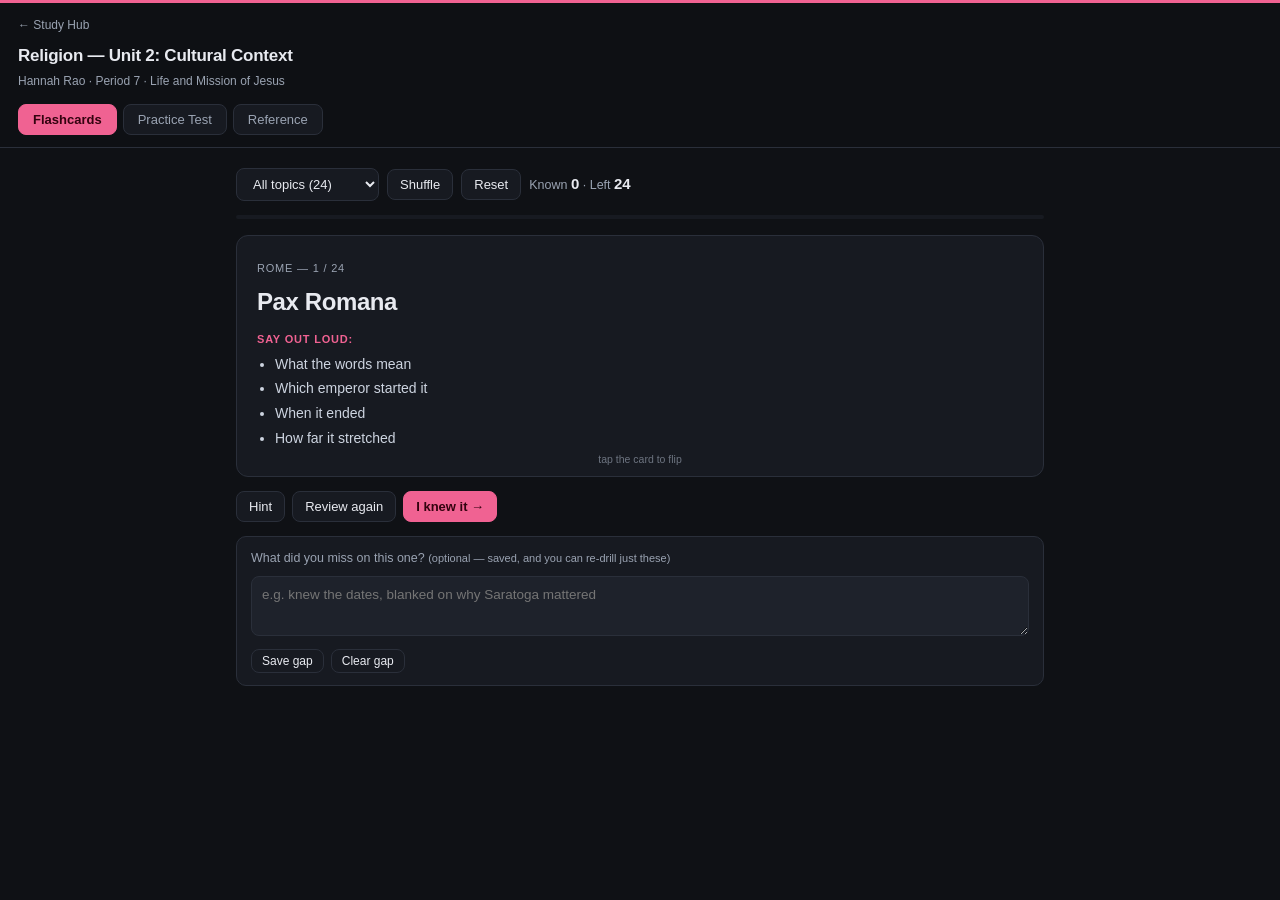
<file: rel.html>
<!DOCTYPE html>
<html lang="en">
<head>
<meta charset="utf-8">
<meta name="viewport" content="width=device-width,initial-scale=1,viewport-fit=cover">
<meta name="apple-mobile-web-app-capable" content="yes">
<meta name="apple-mobile-web-app-status-bar-style" content="black-translucent">
<title>Religion Unit 2 - Cultural Context</title>
<link rel="stylesheet" href="trainer.css?v=1">
<style>:root{--accent:#f06292;--accent-ink:#33030f}</style>
</head>
<body>
<header>
  <a class="back" href="index.html">&larr; Study Hub</a>
  <h1>Religion &mdash; Unit 2: Cultural Context</h1>
  <div class="sub">Hannah Rao &middot; Period 7 &middot; Life and Mission of Jesus</div>
  <nav>
    <button class="on" data-v="fc">Flashcards</button>
    <button data-v="qz">Practice Test</button>
    <button data-v="ref">Reference</button>
  </nav>
</header>
<main>
<section class="view on" id="fc"><div id="fcHost"></div></section>
<section class="view" id="qz"><div id="qzHost"></div></section>
<section class="view" id="ref"></section>
</main>
<script src="flash.js?v=7"></script>
<script>
const $=id=>document.getElementById(id);
const CAT={
"Matter":"class","Pure Substance":"class","Mixture":"class","Element":"class","Compound":"class",
"Homogeneous Mixture":"class","Heterogeneous Mixture":"class","Phase":"class",
"Atom vs. Element":"particle","Molecule vs. Compound":"particle","Reading Chemical Formulas":"particle","Chemical Bond":"particle",
"Physical Separation":"process","Chemical Separation":"process","Law of Conservation of Mass":"process",
"Open vs. Closed System":"process","Alka Seltzer Reaction":"process","Why the closed bottle loses mass when opened":"process",
"Pax Romana":"rome","Roman Roads and Communication":"rome","Latin vs. Greek":"rome","Roman Citizenship":"rome",
"Slavery in the Empire":"rome","Urbanization / The Cities":"rome","Rome's show of authority":"rome","Emperors who persecuted Christians":"rome",
"Pompey's Conquest (63 B.C.)":"judea","Herod the Great":"judea","Roman Governors":"judea","Pontius Pilate":"judea",
"First Jewish Revolt":"judea","Hebrew Bible Canon":"judea",
"The Temple (history)":"worship","Holy Place vs. Holy of Holies":"worship","Synagogues":"worship","The Imperial Cult":"worship",
"Sadducees":"sect","Pharisees":"sect","Zealots":"sect","Essenes":"sect","Samaritans":"sect","Diaspora Jews":"sect"
};
const ASK={
"Matter":["Define it","Where does it sit on the flowchart?"],
"Pure Substance":["What is true of ALL its particles","Its two sub-types","Homogeneous or heterogeneous?"],
"Mixture":["How many particle types","Bonded or not?","How do you separate it?","How is it written in a formula?"],
"Element":["How many atom types","Roughly how many exist","Two examples","Why does Br<sub>2</sub> still count?"],
"Compound":["How many atom types","Bonded or not?","What kind of change separates it","Two examples"],
"Homogeneous Mixture":["Uniform or not","Its other name","How many phases","Two examples"],
"Heterogeneous Mixture":["Uniform or not","How many phases","Three examples"],
"Physical Separation":["Are bonds broken?","Two methods","Which types of matter it works on"],
"Chemical Separation":["Are bonds broken?","Two methods","Which type of matter needs it"],
"Atom vs. Element":["Which is the particle, which is the substance","State the difference in one sentence"],
"Molecule vs. Compound":["Define each","Which term is broader?","The example that separates them"],
"Reading Chemical Formulas":["What do the letters mean","What do subscripts mean","What does an ampersand mean"],
"Chemical Bond":["What does it do","How is it shown in a drawing"],
"Law of Conservation of Mass":["State the law","Reactants vs products","What actually happens to the atoms"],
"Open vs. Closed System":["What the balance shows in each","WHY they differ","Which one proves the law more easily"],
"Alka Seltzer Reaction":["Write the equation with states","Why is it a CHEMICAL reaction?","Which product causes the mass change"],
"Why the closed bottle loses mass when opened":["What happens the moment you uncap it","What that proves","Confirmed or refuted?"],
"Phase":["Define it","How many for pure substances and solutions","How many for heterogeneous mixtures"],
"Pax Romana":["What the words mean","Which emperor started it","When it ended","How far it stretched"],
"Roman Roads and Communication":["Two things Rome built","Effect on goods and ideas","Why this matters for Christianity later"],
"Latin vs. Greek":["Which region and purpose for each","Which was most commonly spoken"],
"Roman Citizenship":["Who got it automatically","The three rights"],
"Slavery in the Empire":["What percentage of the empire","Could they get out?"],
"Urbanization / The Cities":["State of cities in this period","Two named cities"],
"Rome's show of authority":["The two methods","Rome's stance on Jewish customs &mdash; and the catch"],
"Emperors who persecuted Christians":["The three names","How it ended up","Which emperor reigned when Jesus was born"],
"Pompey's Conquest (63 B.C.)":["The year","What it made Judea"],
"Herod the Great":["His title","Benevolent or not?","The two things he is known for"],
"Roman Governors":["How much authority","The specific power they held"],
"Pontius Pilate":["His role","His exact dates"],
"First Jewish Revolt":["The years","What happened in 70 A.D.","Masada: year and outcome"],
"Hebrew Bible Canon":["The approximate year","Why it happened right then"],
"The Temple (history)":["Who built the first, and when","Who destroyed it, and when","When the second was built","Who enlarged it, and when"],
"Holy Place vs. Holy of Holies":["Who enters each","How often","What the Temple represented"],
"Synagogues":["What event created them","Minimum number of people","Who ran them","Sacrifice or teaching?","What they influenced later"],
"The Imperial Cult":["Least extreme version","Most extreme version","What it depended on","Who was exempt, and why"],
"Sadducees":["Their class","Which text they followed","What ended them, and when"],
"Pharisees":["How they differ from the Sadducees","What they follow beyond the Torah","What they became"],
"Zealots":["Their method","Which war","Which siege"],
"Essenes":["Where they lived","How they lived","What they likely wrote"],
"Samaritans":["How other Jews saw them","Which text they used"],
"Diaspora Jews":["The trigger event and year","Where they went"]
};
/* ============ DATA ============ */
const REL=[
{s:"Rome",t:"Pax Romana",h:"Two Latin words. Started under one emperor.",d:"\"Roman Peace\" &mdash; the long period of stability established under <b>Augustus Caesar</b>. It lasted until the <b>2nd century A.D.</b> and covered everything from Europe to the ancient Near East. The deck describes Rome in this era as \"like a peacock with feathers extending out.\""},
{s:"Rome",t:"Roman Roads and Communication",h:"Why did ideas spread so fast?",d:"Rome built systems of <b>paved roads</b> connecting the edges of the empire to its center, and established <b>Roman police</b> who kept the roads relatively safe. The result was that exchange of goods and the spread of ideas became seamless &mdash; which later helped Christianity spread."},
{s:"Rome",t:"Latin vs. Greek",h:"One for law, one for business.",d:"<b>Latin</b> was the language of the <b>west</b> and of <b>legal affairs</b>.<br><b>Greek</b> was the language of <b>international affairs and commerce</b>, and was the <b>most common spoken language</b>."},
{s:"Rome",t:"Roman Citizenship",h:"Three rights, and who got it automatically.",d:"Citizenship was a <b>birthright for children born of free marriages</b>. Rights included:<ul><li>Vote</li><li>Hold office</li><li>Appeal to the emperor for disputes</li></ul>"},
{s:"Rome",t:"Slavery in the Empire",h:"A percentage you should memorize.",d:"<b>40% of the empire were slaves.</b> They could buy their freedom, though the notes hedge this as \"kinda.\""},
{s:"Rome",t:"Urbanization / The Cities",h:"Two named cities.",d:"Cities were at their height during this period. Named examples in the notes: the <b>Decapolis</b> and <b>Alexandria</b>."},
{s:"Rome",t:"Rome's show of authority",h:"Two methods.",d:"Rome demonstrated its authority through <b>constant taxation</b> and <b>armed garrisons</b>. Rome respected Jewish local customs, but that respect depended entirely on the political ambitions of whichever leader was appointed."},
{s:"Rome",t:"Emperors who persecuted Christians",h:"Three names.",d:"<b>Nero, Domitian, and Trajan</b> all made several attempts to wipe out Christianity. Eventually Christianity became the <b>official religion of the Roman Empire</b>. Note also that <b>Jesus was born during the reign of Augustus</b>."},
{s:"Judea",t:"Pompey's Conquest (63 B.C.)",h:"The year Judea became Roman.",d:"<b>63 B.C.</b> &mdash; Pompey's conquest made <b>Judea a Roman province</b>."},
{s:"Judea",t:"Herod the Great",h:"Named king of the Jews, and not a nice one.",d:"Ruled Judea and was named <b>king of the Jews</b>. The notes are blunt: he was <b>not benevolent or tolerant</b>. He is best known for <b>urbanization</b> and for <b>enlarging the Temple in Jerusalem</b> (in 10 B.C.)."},
{s:"Judea",t:"Roman Governors",h:"How much power did they have?",d:"Governors held <b>supreme authority</b>, including <b>power over life and death</b>."},
{s:"Judea",t:"Pontius Pilate",h:"Dates matter here.",d:"The most famous Roman governor of Judea, serving <b>26&ndash;36 A.D.</b>"},
{s:"Judea",t:"First Jewish Revolt",h:"Four years, and it ends catastrophically.",d:"<b>66&ndash;70 A.D.</b> Jewish revolutionaries wanted independence from Rome. In <b>70 A.D., Rome destroyed Jerusalem and the Second Temple.</b> <b>Masada</b> fell in <b>74 A.D.</b>, where the Jewish rebels were defeated. A <b>Second Jewish Revolt</b> followed later."},
{s:"Judea",t:"Hebrew Bible Canon",h:"Around 90 A.D.",d:"Around <b>90 A.D.</b>, the <b>Hebrew Bible canon was established</b> &mdash; shortly after the Temple's destruction forced Judaism to reorganize around text rather than sacrifice."},
{s:"Temple",t:"The Temple (history)",h:"Three dates: built, destroyed, rebuilt.",d:"The Temple of Jesus' time was the <b>second</b> built in Jerusalem.<ul><li>First Temple built by <b>King Solomon around 1000 B.C.</b></li><li><b>Destroyed by the Babylonians in 586 B.C.</b>, when much of the Jewish population was deported from Judah to Babylon</li><li><b>Second Temple built in 515 B.C.</b>, later enlarged by <b>Herod the Great in 10 B.C.</b></li></ul>"},
{s:"Temple",t:"Holy Place vs. Holy of Holies",h:"Who goes in, and how often?",d:"<b>Holy Place</b> &mdash; priests entered <b>twice a day</b>.<br><b>Holy of Holies</b> &mdash; the <b>high priest</b> entered <b>once a year</b>.<br>The Temple was both a symbol of Jewish unity and a sacred space where the presence of God abided."},
{s:"Temple",t:"Synagogues",h:"A number: how many men make a quorum?",d:"Emerged in the ancient Near East <b>after the Babylonian invasion of 586 B.C.</b>, when Jews maintained faith and identity by meeting in small congregations.<ul><li>Existed wherever a <b>quorum of 10 males</b> gathered</li><li>Run by <b>adult male Jews</b> of the town</li><li><b>No sacrifices</b> were offered &mdash; <b>teaching substituted for sacrifice</b></li><li>Synagogue worship <b>greatly influenced the liturgy of early Christian churches</b></li></ul>"},
{s:"Temple",t:"The Imperial Cult",h:"It ranged from mild to extreme. And one group got out of it.",d:"At its <b>least extreme</b>, just a pledge of allegiance to the emperor. At its <b>most extreme</b>, an emperor let being thought divine go to his head and forced people to sacrifice to him and praise him. How bad it got <b>depended on the emperor's ego</b>. It gave the Roman army a feeling of <b>pride and unity</b>. <b>Jews were exempt</b>, because they already had their own beliefs and their own God."},
{s:"Groups",t:"Sadducees",h:"Priestly, and they don't survive 70 A.D.",d:"A <b>priestly class</b> that <b>strictly adhered to the Torah</b> (the first 5 books of the Bible) and nothing beyond it. <b>The destruction of the Temple ended their party in 70 A.D.</b>"},
{s:"Groups",t:"Pharisees",h:"The opposite of the Sadducees. Their work survives today.",d:"Described in the notes as the <b>complete opposites of the Sadducees</b>: they followed <b>not only the Torah but also oral tradition</b>. <b>Rabbinic Judaism is the work of the Pharisees</b>, which is why they outlasted the Temple."},
{s:"Groups",t:"Zealots",h:"Violence and one famous fortress.",d:"Strongly opposed Roman rule in Judea. Advocated <b>armed rebellion and violence</b> to achieve Jewish independence. Played a central role in the <b>First Jewish-Roman War</b>, including the <b>defense of Masada</b>."},
{s:"Groups",t:"Essenes",h:"Desert, and a famous set of scrolls.",d:"Practiced <b>communal living and ritual purity near the Dead Sea</b>. Believed to have <b>written the Dead Sea Scrolls</b> before their community was disrupted by the Romans."},
{s:"Groups",t:"Samaritans",h:"A harsh word the notes use.",d:"<b>Not seen as Jews</b> &mdash; the notes record the slur \"half-breeds.\" They followed a <b>similar Torah with some modifications</b>."},
{s:"Groups",t:"Diaspora Jews",h:"What happened after 70 C.E.?",d:"When the Temple was destroyed in <b>70 C.E.</b>, Jews were <b>displaced to Europe, Northern Africa, and the Middle East</b>."}
];
const REL_TL=[
["~1000 B.C.","King Solomon builds the <b>First Temple</b> in Jerusalem."],
["586 B.C.","<b>Babylonians destroy the First Temple.</b> Much of the Jewish population is deported from Judah to Babylon. <b>Synagogues emerge</b> as Jews keep their faith in small congregations."],
["515 B.C.","The <b>Second Temple</b> is built."],
["63 B.C.","<b>Pompey's conquest</b> &mdash; Judea becomes a Roman province."],
["10 B.C.","<b>Herod the Great enlarges</b> the Temple in Jerusalem."],
["Reign of Augustus","<b>Jesus is born.</b> This is also the era of the <b>Pax Romana</b>."],
["26&ndash;36 A.D.","<b>Pontius Pilate</b> serves as governor of Judea."],
["66&ndash;70 A.D.","<b>First Jewish Revolt.</b>"],
["70 A.D.","<b>Rome destroys Jerusalem and the Second Temple.</b> The <b>Sadducees</b> end as a party. The <b>Diaspora</b> scatters Jews to Europe, North Africa, and the Middle East."],
["74 A.D.","<b>Masada falls</b>; the Jewish rebels there are defeated."],
["~90 A.D.","The <b>Hebrew Bible canon</b> is established."],
["2nd century A.D.","<b>Pax Romana ends.</b> A <b>Second Jewish Revolt</b> occurs."]
];
const CARDS=REL.map(function(x){return {s:x.s,t:x.t,h:x.h,d:x.d,a:ASK[x.t]||null,cat:CAT[x.t]||"concept"}});
const REL_REF='<div class="card"><h3>Unit 2 Timeline</h3><p>Reconstructed from the dates in the "26 NT Background" deck. Verify against your class notes.</p><div class="tl">'
+REL_TL.map(r=>'<div><b>'+r[0]+'</b>'+r[1]+'</div>').join('')+'</div></div>'
+'<div class="card"><h3>The Religious Groups, Side by Side</h3><table><tr><th>Group</th><th>Core belief / practice</th><th>Key fact</th></tr>'
+'<tr><td><b>Sadducees</b></td><td>Priestly class; strictly the Torah (first 5 books) only</td><td>Ended in 70 A.D. with the Temple\'s destruction</td></tr>'
+'<tr><td><b>Pharisees</b></td><td>Torah <i>and</i> oral tradition</td><td>Rabbinic Judaism is their work; described as the complete opposite of the Sadducees</td></tr>'
+'<tr><td><b>Zealots</b></td><td>Armed rebellion and violence against Roman rule</td><td>Central to the First Jewish-Roman War; defended Masada</td></tr>'
+'<tr><td><b>Essenes</b></td><td>Communal living and ritual purity near the Dead Sea</td><td>Believed to have written the Dead Sea Scrolls</td></tr>'
+'<tr><td><b>Samaritans</b></td><td>A similar Torah with modifications</td><td>Not accepted as Jews</td></tr>'
+'<tr><td><b>Diaspora Jews</b></td><td>Jews living outside Judea</td><td>Scattered to Europe, N. Africa, Middle East after 70 C.E.</td></tr></table>'
+'<p style="margin-top:10px"><b>Memory hook:</b> Sadducees = <b>S</b>criptural and <b>S</b>toppedin70. Pharisees = <b>P</b>lus oral tradition. Zealots = <b>Z</b>ealous/violent. Essenes = <b>E</b>remites in the desert.</p></div>'
+'<div class="card"><h3>Temple vs. Synagogue</h3><table><tr><th></th><th>Temple</th><th>Synagogue</th></tr>'
+'<tr><th>Where</th><td>Only in Jerusalem</td><td>Anywhere 10 adult males gathered</td></tr>'
+'<tr><th>Origin</th><td>Solomon ~1000 B.C.; rebuilt 515 B.C.</td><td>After the Babylonian invasion, 586 B.C.</td></tr>'
+'<tr><th>Sacrifice?</th><td>Yes — its central function</td><td>No — teaching substituted for sacrifice</td></tr>'
+'<tr><th>Run by</th><td>Priests and the high priest</td><td>Adult male Jews of the town</td></tr>'
+'<tr><th>Legacy</th><td>Symbol of Jewish unity; God\'s presence abided there</td><td>Greatly influenced early Christian liturgy</td></tr></table></div>'
+'<div class="card"><h3>Essay-ready connections</h3>'
+'<details><summary>How did Roman infrastructure help Christianity spread?</summary><p>Paved roads connected the whole empire and Roman police kept them relatively safe, so goods and ideas moved seamlessly. Greek was the most common spoken language, giving missionaries a shared tongue across regions. The Pax Romana meant stability for travel. All of this was built for Roman control but ended up being the delivery system for a new religion.</p></details>'
+'<details><summary>Why did the Pharisees survive 70 A.D. when the Sadducees did not?</summary><p>The Sadducees were a priestly class whose identity and authority ran through the Temple and its sacrifices, so when Rome destroyed the Temple their party ended. The Pharisees followed oral tradition alongside the Torah, which meant their religious practice did not depend on a building. That portability became Rabbinic Judaism.</p></details>'
+'<details><summary>Why were Jews exempt from the imperial cult?</summary><p>The imperial cult ranged from a pledge of allegiance to forced sacrifice to a self-deifying emperor. Rome allowed Jews to practice their religion and respected local Jewish customs, so Jews were exempt because they already had their own God and their own established beliefs. Note the notes\' caveat: that respect depended entirely on the political ambitions of whoever was appointed.</p></details>'
+'<details><summary>What made the Temple so significant beyond worship?</summary><p>It was a symbol of Jewish unity and a sacred space where the presence of God abided. Its layered access told you the whole social-religious structure: ordinary priests entered the Holy Place twice daily, but only the high priest entered the Holy of Holies, only once a year. Destroying it in 70 A.D. therefore did not just remove a building, it ended the Sadducees, forced the canon to be fixed around 90 A.D., and scattered the Diaspora.</p></details></div>';

Flash.mount({host:$("fcHost"),cards:CARDS,deckId:"rel"});
Flash.quiz({host:$("qzHost"),cards:CARDS,deckId:"rel",count:20});
$("ref").innerHTML=REL_REF;
document.querySelectorAll('nav button').forEach(function(b){b.onclick=function(){
  document.querySelectorAll('nav button').forEach(function(x){x.classList.toggle('on',x===b)});
  document.querySelectorAll('.view').forEach(function(v){v.classList.toggle('on',v.id===b.dataset.v)});
  window.scrollTo(0,0);
}});
</script>
</body>
</html>
</file>
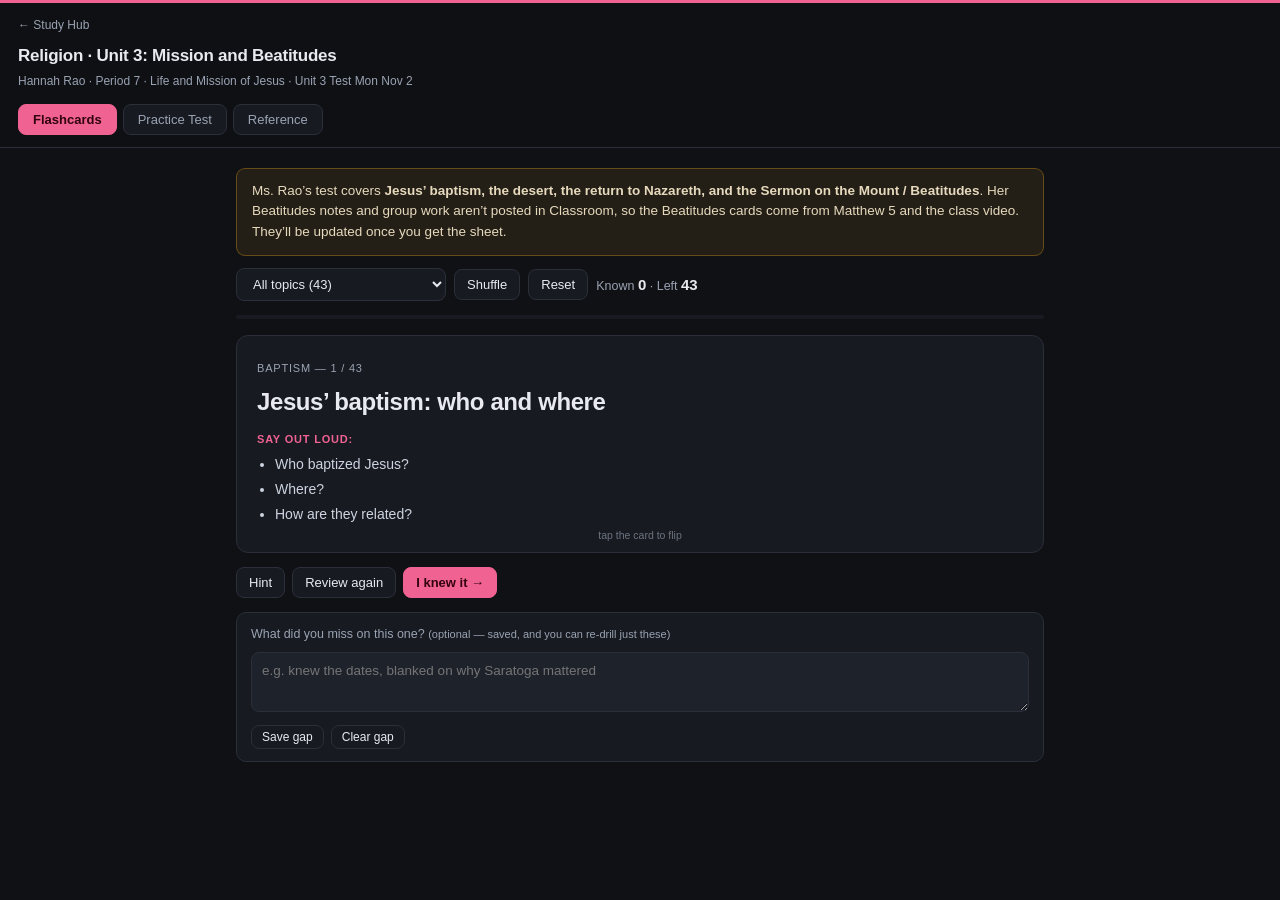
<file: rel3.html>
<!DOCTYPE html>
<html lang="en">
<head>
<meta charset="utf-8">
<meta name="viewport" content="width=device-width,initial-scale=1,viewport-fit=cover">
<meta name="apple-mobile-web-app-capable" content="yes">
<meta name="apple-mobile-web-app-status-bar-style" content="black-translucent">
<title>Religion - Unit 3 Mission and Beatitudes</title>
<link rel="stylesheet" href="trainer.css?v=1">
<style>:root{--accent:#f06292;--accent-ink:#33030f}
.bt td:first-child{white-space:nowrap;color:var(--accent);font-weight:700}
.src{font-size:12px;opacity:.75}
.flag{background:rgba(255,209,102,.12);border-left:3px solid #ffd166;padding:8px 11px;border-radius:6px;font-size:13.5px;margin-top:8px}
.fbar{display:flex;flex-wrap:wrap;gap:6px;margin-top:10px}
.fchip{background:var(--panel2);border:1px solid var(--line);color:inherit;border-radius:999px;padding:6px 11px;font-size:13px;cursor:pointer}
.fchip.on{background:var(--accent);color:var(--accent-ink);border-color:var(--accent);font-weight:700}
.fcount{font-size:12.5px;opacity:.8;margin-top:10px}
</style>
</head>
<body>
<header>
  <a class="back" href="index.html">&larr; Study Hub</a>
  <h1>Religion &middot; Unit 3: Mission and Beatitudes</h1>
  <div class="sub">Hannah Rao &middot; Period 7 &middot; Life and Mission of Jesus &middot; Unit 3 Test Mon Nov 2</div>
  <nav>
    <button class="on" data-v="fc">Flashcards</button>
    <button data-v="qz">Practice Test</button>
    <button data-v="ref">Reference</button>
  </nav>
</header>
<main>
<section class="view on" id="fc"><div class="note" style="margin-bottom:12px">Ms. Rao’s test covers <b>Jesus’ baptism, the desert, the return to Nazareth, and the Sermon on the Mount / Beatitudes</b>. Her Beatitudes notes and group work aren’t posted in Classroom, so the Beatitudes cards come from Matthew 5 and the class video. They’ll be updated once you get the sheet.</div><div id="fcHost"></div></section>
<section class="view" id="qz"><div class="card" id="focusCard"></div><div id="qzHost"></div></section>
<section class="view" id="ref"></section>
</main>
<script src="flash.js?v=8"></script>
<script>
const $=id=>document.getElementById(id);
/* The eight Beatitudes, Matthew 5:3-10 */
const BEAT=[
 {k:"poor",who:"the poor in spirit",prom:"theirs is the kingdom of heaven",
  mean:"People who know they need God. Humble, not self-sufficient.",ex:"Admitting you can\u2019t do it alone; praying honestly instead of acting like you have it all together."},
 {k:"mourn",who:"they who mourn",prom:"they will be comforted",
  mean:"People who grieve, over their own losses and over the suffering and sin in the world. God promises to turn sorrow into joy.",ex:"Sitting with a friend whose grandparent just died instead of avoiding them."},
 {k:"meek",who:"the meek",prom:"they will inherit the land (the earth)",
  mean:"Gentle, humble people who don\u2019t grab for power. The BibleProject video translates it \u201cthe unimportant.\u201d",ex:"Not getting revenge when someone disrespects you; letting someone else get the credit."},
 {k:"hunger",who:"they who hunger and thirst for righteousness",prom:"they will be satisfied",
  mean:"People who want what is right and just as badly as food and water.",ex:"Speaking up for a kid who\u2019s being picked on; volunteering to fix something unfair."},
 {k:"merciful",who:"the merciful",prom:"they will be shown mercy",
  mean:"People who forgive and show compassion, even when it isn\u2019t deserved.",ex:"Forgiving a friend who hurt you; helping someone who can\u2019t pay you back."},
 {k:"pure",who:"the clean (pure) of heart",prom:"they will see God",
  mean:"People with honest, undivided motives, who do good for the right reasons.",ex:"Helping someone when nobody will ever know you did it."},
 {k:"peace",who:"the peacemakers",prom:"they will be called children of God",
  mean:"People who actively make peace, stepping into other people\u2019s conflicts to help resolve them, not just avoiding fights.",ex:"Helping two friends who are fighting talk it out."},
 {k:"persecuted",who:"they who are persecuted for the sake of righteousness",prom:"theirs is the kingdom of heaven",
  mean:"People who suffer for doing what is right. Following Jesus\u2019 way has a cost.",ex:"Getting mocked for standing up for someone, or for your faith."}
];
/* Plain-English meanings for the "What does ___ mean?" cards and questions */
const SIMPLE={
 poor:["\u201cBlessed are the poor in spirit\u201d","Be humble and know you need God. You don\u2019t have it all figured out."],
 mourn:["\u201cBlessed are those who mourn\u201d","When you\u2019re hurting or grieving, God cares about you and promises comfort."],
 meek:["\u201cBlessed are the meek\u201d","Be gentle instead of using power to hurt others. Meek doesn\u2019t mean weak."],
 hunger:["\u201cBlessed are those who hunger and thirst for righteousness\u201d","Want to do what\u2019s right and see people treated fairly as badly as food when you\u2019re hungry."],
 merciful:["\u201cBlessed are the merciful\u201d","Show compassion and forgive people instead of going straight for punishment or revenge."],
 pure:["\u201cBlessed are the pure in heart\u201d","Be genuine with good intentions, not just acting good so people will praise you."],
 peace:["\u201cBlessed are the peacemakers\u201d","Help people settle conflicts instead of starting fights or spreading drama."],
 persecuted:["\u201cBlessed are those persecuted for righteousness\u201d","Keep doing what\u2019s right, even when people mock you or treat you badly for it."]
};
const T=[
/* ---------- BAPTISM ---------- */
{s:"Baptism",cat:"baptism",t:"Jesus\u2019 baptism: who and where",
 a:["Who baptized Jesus?","Where?","How are they related?"],
 h:"A river and a cousin.",
 d:"<b>John the Baptist</b> baptized Jesus in the <b>Jordan River</b>. John is Jesus\u2019 <b>cousin</b> (son of Elizabeth, Mary\u2019s relative). John was calling people to repent and be baptized."},
{s:"Baptism",cat:"baptism",t:"The three things that happen at the baptism",
 a:["Name all three"],
 h:"Sky, bird, voice.",
 d:"1. <b>The heavens open.</b><br>2. <b>The Spirit of God descends like a dove</b> and rests on him.<br>3. <b>A voice from heaven:</b> \u201cYou are my beloved Son; with you I am well pleased.\u201d<br><span class=\"tiny\">All three persons of the Trinity show up: the Father (voice), the Son, the Spirit (dove).</span>"},
{s:"Baptism",cat:"baptism",t:"Why would Jesus be baptized?",
 a:["He had no sin, so why accept baptism?"],
 h:"Solidarity.",
 d:"He wasn\u2019t washing away sin. He chose to <b>immerse himself completely in the life of the people and live as they lived</b>, standing in line with ordinary sinners.<br><span class=\"tiny\">Matthew 3:15: John objects, and Jesus says it is \u201cto fulfill all righteousness.\u201d</span>"},
{s:"Baptism",cat:"baptism",t:"What the baptism starts",
 a:["What does the baptism mark the beginning of?","What comes right after?"],
 h:"Ministry, then wilderness.",
 d:"The start of Jesus\u2019 <b>public ministry</b>. Right after, the Spirit leads him <b>into the desert</b> for 40 days.<br><span class=\"tiny\">Luke 3:23 says he was about 30 (not from class materials).</span>"},
{s:"Baptism",cat:"spirit",t:"Ruakh",
 a:["What is the Hebrew word for spirit?","What else does it mean?","What do they have in common?"],
 h:"Clear your throat at the end.",
 d:"<b>Ruakh</b> = spirit, but also <b>wind</b> and <b>breath</b>. What they share is <b>energy</b>: invisible, powerful, and life-giving. The Bible uses it for <b>God\u2019s personal presence</b>.<br><span class=\"src\">Source: BibleProject \u201cHoly Spirit\u201d video (class video, Oct 5).</span>"},
{s:"Baptism",cat:"spirit",t:"What God\u2019s Spirit does in Scripture",
 a:["Genesis 1?","Joseph?","Bezalel?","The prophets?"],
 h:"Creation, then special jobs.",
 d:"<b>Genesis 1:</b> hovers over the dark chaos, ready to bring life and order.<br><b>Joseph:</b> empowered to interpret dreams.<br><b>Bezalel:</b> an artist given wisdom and skill to make the tabernacle beautiful.<br><b>Prophets:</b> see history from God\u2019s point of view; promise the Spirit will one day transform human hearts.<br><span class=\"src\">BibleProject video.</span>"},
{s:"Baptism",cat:"spirit",t:"\u201cThe Spirit of God descended upon Jesus\u201d",
 a:["What does the video say it means?"],
 h:"New creation.",
 d:"Like the Spirit hovering over the waters in Genesis 1, the Spirit resting on Jesus means God is <b>empowering Jesus to begin a new creation</b>. You see it when he heals and forgives. Later the Spirit raises Jesus, Jesus breathes it on his disciples, and it comes on all of them at Pentecost.<br><span class=\"src\">BibleProject video.</span>"},
/* ---------- DESERT ---------- */
{s:"The desert",cat:"desert",t:"Into the desert",
 a:["How long?","What does he do there?","Who tempts him?"],
 h:"A number that shows up all over the Bible.",
 d:"<b>40 days</b> in the desert (wilderness), <b>fasting</b>. At the end he is tempted three times by <b>Satan</b>, \u201cthe evil one.\u201d<br><span class=\"tiny\">Not from class materials: 40 echoes Israel\u2019s 40 years in the wilderness and Moses\u2019 40 days on Sinai.</span>"},
{s:"The desert",cat:"desert",t:"Metanoia",
 a:["Define it"],
 h:"Greek, usually translated \u201crepentance.\u201d",
 d:"<b>A transformative experience leading to a new way of life</b>: a complete change of heart and mind, not just feeling sorry."},
{s:"The desert",cat:"temptation",t:"Temptation 1: bread",
 a:["What is the temptation?","How does Jesus answer?"],
 h:"He\u2019s starving.",
 d:"\u201cIf you are the Son of God, command these <b>stones to become bread</b>.\u201d<br>Jesus: \u201c<b>One does not live by bread alone</b>, but by every word that comes forth from the mouth of God.\u201d"},
{s:"The desert",cat:"temptation",t:"Temptation 2: the Temple",
 a:["What is the temptation?","How does Jesus answer?"],
 h:"Jump, and let the angels catch you.",
 d:"Satan sets him on the top of the <b>Temple</b>: \u201c<b>Throw yourself down</b>,\u201d since angels will catch you.<br>Jesus: \u201c<b>You shall not put the Lord, your God, to the test.</b>\u201d<br><span class=\"tiny\">Matthew\u2019s order. Luke swaps temptations 2 and 3.</span>"},
{s:"The desert",cat:"temptation",t:"Temptation 3: the kingdoms",
 a:["What is the temptation?","How does Jesus answer?"],
 h:"Power over everything.",
 d:"Satan shows him <b>all the kingdoms of the world</b>: \u201cAll these I shall give to you, if you will <b>worship me</b>.\u201d<br>Jesus: \u201cGet away, Satan! <b>The Lord, your God, shall you worship and him alone shall you serve.</b>\u201d"},
{s:"The desert",cat:"temptation",t:"How Jesus resists",
 a:["When do the temptations come?","Why are they tempting?","What does he answer with?","Where does his strength come from?"],
 h:"Ideas for the short answer. Put it in your own words.",
 d:"They come at the <b>end</b> of 40 days, when he is weakest, and offer things he really wants: <b>food</b>, <b>proof/safety</b>, <b>power</b>. Each would be a shortcut around trusting the Father.<br>He answers <b>every one with Scripture</b> (all from Deuteronomy). His strength: the <b>Spirit</b> he received at baptism, <b>prayer and fasting</b>, and knowing who he is: the Father\u2019s beloved Son."},
/* ---------- NAZARETH ---------- */
{s:"Nazareth",cat:"nazareth",t:"Back in Nazareth: the setting",
 a:["Where is he?","What does he read?"],
 h:"His hometown, on the Sabbath.",
 d:"In the <b>synagogue in Nazareth</b>, his hometown, on the <b>Sabbath</b>. He reads from the <b>scroll of the prophet Isaiah</b> (Luke 4)."},
{s:"Nazareth",cat:"nazareth",t:"The Isaiah reading",
 a:["Quote it as best you can","Why is it called his mission statement?"],
 h:"\u201cThe Spirit of the Lord is upon me\u2026\u201d",
 d:"\u201cThe Spirit of the Lord is upon me, because he has anointed me <b>to bring good news to the poor</b>. He has sent me to proclaim <b>liberty to captives</b> and <b>recovery of sight to the blind</b>, to <b>let the oppressed go free</b>, and to proclaim a <b>year of the Lord\u2019s favor</b>.\u201d<br>It\u2019s Jesus\u2019 <b>mission statement</b>: who he came for."},
{s:"Nazareth",cat:"nazareth",t:"\u201cToday this Scripture is fulfilled\u201d",
 a:["What does Jesus say after reading?","What is he claiming?"],
 h:"Not someday. Today.",
 d:"\u201c<b>Today this Scripture passage is fulfilled in your hearing.</b>\u201d He is claiming <b>he is the one</b> Isaiah was talking about, the anointed one (Messiah)."},
{s:"Nazareth",cat:"nazareth",t:"How Nazareth receives him",
 a:["First reaction?","What proverb does he use?","How does it end?"],
 h:"From skepticism to violence.",
 d:"<b>Skepticism and violence.</b> \u201cIsn\u2019t this the son of Joseph?\u201d Jesus: \u201c<b>No prophet is accepted in his own native place.</b>\u201d The crowd gets furious and drives him to the edge of a hill to <b>throw him off</b>, but he <b>passes through the middle of them</b> and goes away (on to Capernaum)."},
{s:"Nazareth",cat:"nazareth",t:"Elijah and Elisha",
 a:["Which two examples does Jesus give?","Why do they make the crowd angry?"],
 h:"Both helped outsiders.",
 d:"<b>Elijah</b> was sent to a <b>widow in Zarephath (Sidon)</b>, a Gentile, during the famine. <b>Elisha</b> cleansed <b>Naaman the Syrian</b>, a foreign soldier, not any Israelite leper.<br>Point: outsiders who <b>knew they needed God</b> received his help. Being \u201cchosen\u201d isn\u2019t enough if you won\u2019t admit you need saving. That\u2019s what infuriates them."},
{s:"Nazareth",cat:"nazareth",t:"The Chosen: \u201cI Am the Law of Moses\u201d",
 a:["Where does Jesus stop reading, and why?","What is the Year of Jubilee about here?","What does \u201cI am the law of Moses\u201d claim?"],
 h:"Class video, Oct 9.",
 d:"He stops before Isaiah\u2019s \u201cday of vengeance\u201d: \u201c<b>I\u2019m not here for vengeance, I\u2019m here for salvation.</b>\u201d The Year of Jubilee isn\u2019t about money debts: he offers <b>release from spiritual debt</b>.<br>Rabbi Benjamin threatens the law against false prophets (death). Jesus answers \u201c<b>I am the law of Moses</b>\u201d: he isn\u2019t under the Law, he is its source, which is a claim to be God. They sentence him to death; he walks away: \u201cnot today.\u201d"},
/* ---------- SERMON ON THE MOUNT ---------- */
{s:"Beatitudes",cat:"sermon",t:"Beatitudes: the basics",
 a:["What does \u201cbeatitude\u201d mean?","Where are they?","How many?"],
 h:"Latin beatus.",
 d:"From Latin <b>beatus</b>, \u201c<b>blessed</b>\u201d or \u201chappy.\u201d They open the <b>Sermon on the Mount</b>, <b>Matthew 5:3-12</b> (the sermon runs Matthew 5-7). Usually counted as <b>8</b>; verse 11 (\u201cBlessed are you when they insult you\u2026\u201d) is sometimes counted as a 9th. Luke has a shorter version, the <b>Sermon on the Plain</b> (Luke 6)."},
{s:"Beatitudes",cat:"sermon",t:"What is paradoxical about the Beatitudes?",
 a:["What is unusual about who gets called blessed?"],
 h:"Upside down.",
 d:"They call <b>blessed</b> the people the world sees as <b>losers</b>: the poor, the grieving, the powerless, the persecuted. They flip the world\u2019s values. In God\u2019s kingdom, the last are first."},
{s:"Beatitudes",cat:"sermon",t:"Who Jesus is talking to",
 a:["Who is the crowd?"],
 h:"A \u201cragtag group.\u201d",
 d:"His <b>disciples and a big crowd of ordinary people</b>: poor, sick, nobodies, living under <b>Roman occupation</b> with heavy taxes. Jesus says God\u2019s new reality starts <b>with them</b>.<br><span class=\"src\">BibleProject Beatitudes video (class video, Oct 20).</span>"},
{s:"Beatitudes",cat:"sermon",t:"Why start his teaching with the Beatitudes?",
 a:["Ideas to think about (answer in your own words)"],
 h:"Think about where he is standing.",
 d:"Some ideas: they lay out the <b>values of the Kingdom of God</b>, like a blueprint or mission statement. He teaches on a <b>mountain</b>, the way <b>Moses</b> received the Law on Sinai (Matthew presents Jesus as a new Moses). And they tell his listeners who God is <b>for</b>, matching the Isaiah \u201cgood news to the poor\u201d reading."},
{s:"Beatitudes",cat:"sermon",t:"The Kingdom of heaven",
 a:["What does Jesus mean by it?"],
 h:"BibleProject says \u201ckingdom of the skies.\u201d",
 d:"God\u2019s reality, where <b>generosity, justice, peace and love</b> rule instead of violence and \u201cmight makes right.\u201d Jesus says it is <b>coming to earth now</b>, starting with these people."},
{s:"Beatitudes",cat:"sermon",t:"Salt, light, city on a hill",
 a:["What comes right after the Beatitudes?","What do the images mean?"],
 h:"Matthew 5:13-16.",
 d:"\u201cYou are the <b>salt of the earth</b>\u201d (salt preserves, a symbol of God\u2019s lasting covenant). \u201cYou are the <b>light of the world</b>\u201d; \u201ca <b>city on a hill</b> cannot be hidden\u201d (like God\u2019s presence shining from Jerusalem). His ordinary followers are meant to <b>show God\u2019s Kingdom to the world</b>.<br><span class=\"src\">BibleProject video.</span>"}
].concat(BEAT.map(function(b,i){return {s:"The eight Beatitudes",cat:"beat",t:"Beatitude "+(i+1)+": "+b.who,
 a:["Finish the Beatitude","What does it mean?","What does it look like in real life?"],
 h:"Blessed are "+b.who+", for\u2026",
 d:"\u201cBlessed are <b>"+b.who+"</b>, for <b>"+b.prom+"</b>.\u201d<br><b>Meaning:</b> "+b.mean+"<br><b>In practice:</b> "+b.ex}})).concat(BEAT.map(function(b){return {s:"What each Beatitude means",cat:"mean",t:"What does "+SIMPLE[b.k][0]+" mean?",
 a:["Say what it means in plain words"],
 h:"Full line: Blessed are "+b.who+", for "+b.prom+".",
 d:"<b>"+SIMPLE[b.k][1]+"</b><br><span class=\"tiny\">Full line: \u201cBlessed are "+b.who+", for "+b.prom+".\u201d</span>"}})).concat([
/* ---------- REVIEW ---------- */
{s:"Review: Matthew and Luke",cat:"gospel",t:"Matthew\u2019s Gospel",
 a:["Who was it written for?","Main theme?","Infancy details that support it"],
 h:"Very Jewish.",
 d:"Written for <b>Jewish Christians</b>. Jesus <b>fulfills the Hebrew Scriptures</b>: the promised Messiah and King, a new Moses. Infancy narrative: genealogy back to <b>Abraham</b>, Joseph\u2019s dreams, the <b>Magi (kings) visit</b>, flight to Egypt.<br><span class=\"tiny\">Review topic from the exit ticket. Check against your Unit 1 notes.</span>"},
{s:"Review: Matthew and Luke",cat:"gospel",t:"Luke\u2019s Gospel",
 a:["Who was it written for?","Main theme?","Infancy details that support it"],
 h:"Good news for the lowly.",
 d:"Written for <b>Gentiles</b>. Jesus brings salvation to <b>everyone, especially the poor, outcasts and women</b>; lots of mercy, joy and the Holy Spirit. Infancy narrative: the angel visits <b>Mary</b>, Mary visits <b>Elizabeth</b>, Jesus is born <b>among animals</b> in a manger, <b>shepherds</b> visit, genealogy back to <b>Adam</b>.<br><span class=\"tiny\">Review topic from the exit ticket. Check against your Unit 1 notes.</span>"}
]);
const CARDS=T.map(function(x){return {s:x.s,t:x.t,h:x.h,d:x.d,a:x.a,cat:x.cat}});

/* ---------- generated questions ---------- */
function shuf(a){return a.slice().sort(function(){return Math.random()-.5})}
function pick(a){return a[Math.floor(Math.random()*a.length)]}
function mcq(topic,q,ans,wrong,why){return {topic:topic,q:q,choices:shuf([{label:ans,right:true}].concat(wrong.map(function(w){return{label:w,right:false}}))),why:why}}
function qBeatFinish(){
  const b=pick(BEAT),proms=[];shuf(BEAT).forEach(function(x){if(x.prom!==b.prom&&proms.indexOf(x.prom)<0)proms.push(x.prom)});
  return mcq("Beatitude: "+b.k,"Finish it: \u201cBlessed are <b>"+b.who+"</b>, for\u2026\u201d",b.prom,proms.slice(0,3),
   "\u201cBlessed are "+b.who+", for <b>"+b.prom+"</b>.\u201d "+b.mean);
}
function qBeatWho(){
  const b=pick(BEAT.filter(function(x){return x.k!=="poor"&&x.k!=="persecuted"}));
  const others=shuf(BEAT.filter(function(x){return x!==b})).slice(0,3);
  return mcq("Beatitude: "+b.k,"Who is promised that <b>"+b.prom+"</b>?","Blessed are "+b.who,others.map(function(o){return "Blessed are "+o.who}),
   "\u201cBlessed are "+b.who+", for "+b.prom+".\u201d");
}
const NEAR={poor:["meek","pure"],mourn:[],meek:["merciful","poor","peace"],hunger:["peace","persecuted"],merciful:["meek","peace"],pure:["poor"],peace:["hunger","merciful","meek"],persecuted:["hunger"]};
function qBeatPractice(){
  const b=pick(BEAT),others=shuf(BEAT.filter(function(x){return x!==b&&NEAR[b.k].indexOf(x.k)<0&&NEAR[x.k].indexOf(b.k)<0})).slice(0,3);
  return mcq("Beatitude in practice: "+b.k,"Which Beatitude does this live out? <b>"+b.ex+"</b>","Blessed are "+b.who,others.map(function(o){return "Blessed are "+o.who}),
   "<b>"+b.who+"</b>: "+b.mean);
}
const TEMPT=[["Turn these stones into bread","One does not live by bread alone, but by every word that comes from the mouth of God"],
 ["Throw yourself down from the Temple; the angels will catch you","You shall not put the Lord, your God, to the test"],
 ["All the kingdoms of the world are yours if you worship me","The Lord, your God, shall you worship and him alone shall you serve"]];
function qTempt(){
  const i=Math.floor(Math.random()*3),p=TEMPT[i];
  const wrong=TEMPT.filter(function(x,j){return j!==i}).map(function(x){return x[1]}).concat(["Blessed are the merciful, for they will be shown mercy"]);
  return mcq("Temptation reply "+(i+1),"Satan: \u201c<b>"+p[0]+"</b>.\u201d How does Jesus answer?",p[1],wrong,"Every answer is a quote from Scripture (Deuteronomy).");
}

/* ---------- hand-written question bank ---------- */
const BANK=[
["bap-who","Who baptized Jesus?","John the Baptist",["Peter","Zechariah","Rabbi Benjamin"],"John the Baptist, Jesus\u2019 cousin."],
["bap-where","Where was Jesus baptized?","The Jordan River",["The Sea of Galilee","The Temple in Jerusalem","The synagogue in Nazareth"],"In the Jordan River."],
["bap-three","Which three things happen when Jesus is baptized?","The heavens open, a dove descends, God\u2019s voice says \u201cYou are my beloved\u201d",["He speaks in tongues, baptizes John, and runs into the desert","He calls disciples, works a miracle, and preaches on the mountain","An earthquake hits, the Temple curtain tears, and the sky goes dark"],"Heavens open, Spirit like a dove, the Father\u2019s voice."],
["bap-voice","What does the voice from heaven say at the baptism?","\u201cYou are my beloved Son; with you I am well pleased\u201d",["\u201cThis is the Lamb of God\u201d","\u201cRepent, for the kingdom is at hand\u201d","\u201cToday this Scripture is fulfilled\u201d"],"The Father speaks."],
["bap-dove","At the baptism, the Spirit comes down like a\u2026","Dove",["Flame","Strong wind","Cloud"],"Like a dove."],
["bap-trinity","How is the Trinity present at the baptism?","Father as the voice, the Son being baptized, the Spirit as the dove",["Three angels appear","John, Jesus and Mary are all there","It isn\u2019t; the Trinity first appears at Pentecost"],"All three persons appear at once."],
["bap-why","Jesus had no sin. Why does he accept baptism?","To immerse himself completely in the life of the people",["To be purified from sin","So he wouldn\u2019t embarrass his cousin","Because the Law of Moses required it"],"Solidarity: he chose to live as they lived."],
["bap-after","What does Jesus do right after his baptism?","Goes into the desert",["Calls his first disciples","Performs his first miracle","Preaches the Sermon on the Mount"],"The Spirit leads him into the desert for 40 days."],
["ruakh","The Hebrew word for spirit, ruakh, also means\u2026","Wind and breath",["Fire and light","Water and blood","Word and law"],"Wind and breath: invisible energy."],
["ruakh-common","According to the BibleProject video, what do all the meanings of ruakh have in common?","Energy",["Water","Light","Silence"],"Invisible, powerful, life-giving energy."],
["spirit-gen","In Genesis 1, what is God\u2019s Spirit doing?","Hovering over the dark chaos, ready to bring life and order",["Speaking to Adam in the garden","Leading Israel out of Egypt","Coming down on the prophets"],"The first page of the Bible."],
["spirit-bez","In the video, the Spirit gives Bezalel the skill to\u2026","Make beautiful things for the tabernacle",["Interpret dreams","Lead Israel in battle","Write the Psalms"],"Bezalel was an artist. Joseph got dream interpretation."],
["spirit-jesus","According to the video, the Spirit resting on Jesus at his baptism means God is\u2026","Empowering him to begin a new creation",["Testing whether he is ready","Ending the age of the prophets","Choosing him to be king of Israel"],"Like Genesis 1, a fresh start."],
["desert-len","How long is Jesus in the desert?","40 days",["7 days","3 years","40 years"],"40 days, fasting."],
["desert-when","When does Satan tempt Jesus?","At the end of the 40 days, when he is weakest",["On the first day, when he is strongest","Before his baptism","On the way back to Nazareth"],"He\u2019s starving when the bread temptation comes."],
["metanoia","What does \u201cmetanoia\u201d mean?","A transformative experience leading to a new way of life",["Changing from human to divine","Moving to a new town","Fasting for 40 days"],"Complete change of heart."],
["t-bread","How does Jesus answer the temptation to turn stones into bread?","\u201cOne does not live by bread alone\u201d",["\u201cYou shall not put the Lord your God to the test\u201d","\u201cGet away, Satan!\u201d","\u201cToday this Scripture is fulfilled\u201d"],"Bread: not by bread alone."],
["t-temple","Which temptation does \u201cYou shall not put the Lord your God to the test\u201d answer?","Throwing himself off the Temple",["Turning stones into bread","Worshiping Satan for the kingdoms of the world","Leaving the desert early"],"Jumping would force God to prove himself."],
["t-kingdoms","What does Satan offer if Jesus will worship him?","All the kingdoms of the world",["Bread for the hungry","A place in the Temple","A legion of angels"],"Power and glory."],
["t-scripture","How does Jesus answer each temptation?","With a quote from Scripture",["With a miracle","By running away","By staying silent"],"All three answers quote Deuteronomy."],
["t-strength","What gives Jesus the strength to say no to Satan?","The Spirit, prayer and fasting, and knowing he is God\u2019s beloved Son",["The angels who fight Satan for him","His disciples encouraging him","John the Baptist\u2019s advice"],"Ties back to the baptism: \u201cYou are my beloved.\u201d"],
["naz-where","Where does Jesus read from the scroll of Isaiah?","In the synagogue in Nazareth",["In the Temple in Jerusalem","On a mountain in Galilee","By the Jordan River"],"His hometown synagogue, on the Sabbath."],
["naz-book","Which prophet\u2019s scroll does Jesus read in Nazareth?","Isaiah",["Jeremiah","Elijah","Moses"],"Isaiah 61."],
["naz-quote","Jesus reads: \u201cThe Spirit of the Lord is upon me, because he has anointed me to\u2026\u201d","Bring good news to the poor",["Rebuild the Temple","Defeat the Romans","Judge the nations"],"Good news to the poor, liberty to captives, sight to the blind."],
["naz-today","What does Jesus say after reading Isaiah?","\u201cToday this Scripture passage is fulfilled in your hearing\u201d",["\u201cThis will happen at the end of time\u201d","\u201cLet us pray for the Messiah to come\u201d","\u201cThe prophet Isaiah was wrong\u201d"],"He\u2019s claiming to be the one Isaiah meant."],
["naz-recv","How is Jesus received when he returns to Nazareth?","With skepticism and violence",["With celebration and welcome","With curiosity and openness","With patience and kindness"],"They try to throw him off a cliff."],
["naz-proverb","What proverb does Jesus say in Nazareth?","No prophet is accepted in his own native place",["A city on a hill cannot be hidden","Man does not live by bread alone","The last will be first"],"His hometown can\u2019t accept him."],
["naz-end","How does the scene in Nazareth end in Luke?","The crowd tries to throw him off a cliff, but he walks through them",["He is arrested and sent to Pilate","He heals everyone in the synagogue","He is made the rabbi of Nazareth"],"He passes through the middle of them and goes on."],
["naz-elijah","Why do the stories of Elijah and Elisha anger the Nazareth crowd?","God\u2019s help went to Gentile outsiders, not Israelites",["They show Jesus is better than the prophets","They prove Jesus can do miracles","They are about Nazareth\u2019s enemies being destroyed"],"A widow in Sidon and Naaman the Syrian."],
["naz-naaman","Who was Naaman?","A foreign soldier healed of leprosy through Elisha",["A widow fed by Elijah","The rabbi of Nazareth","A disciple of John the Baptist"],"An enemy outsider who trusted God."],
["chosen-stop","In The Chosen, why does Jesus stop reading before Isaiah\u2019s \u201cday of vengeance\u201d?","He came for salvation, not vengeance",["He forgot the words","The rabbi interrupted him","That part wasn\u2019t in the scroll"],"\u201cI\u2019m not here for vengeance, I\u2019m here for salvation.\u201d"],
["chosen-jubilee","In The Chosen, what kind of release does Jesus say the Year of Jubilee brings?","Release from spiritual debt",["Forgiveness of money debts","Freedom from the Romans","Freedom from the Law of Moses"],"He\u2019s talking about sin, not money."],
["chosen-law","What is Jesus claiming when he says \u201cI am the law of Moses\u201d?","That he is the source of the Law, which is a claim to be God",["That he will obey the Law perfectly","That he wrote the books of Moses","That the Law no longer matters"],"They call it blasphemy and sentence him to death."],
["beat-word","\u201cBeatitude\u201d comes from a Latin word meaning\u2026","Blessed (or happy)",["Commandment","Mountain","Teaching"],"Latin beatus."],
["beat-where","Where are the Beatitudes in the Bible?","Matthew 5, the start of the Sermon on the Mount",["Luke 4, in the synagogue in Nazareth","Exodus 20, with the Ten Commandments","Mark 1, at Jesus\u2019 baptism"],"Matthew 5:3-12. Luke 6 has a shorter Sermon on the Plain."],
["beat-count","How many Beatitudes are usually counted in Matthew?","8",["10","3","12"],"Eight (some count a 9th, \u201cBlessed are you when they insult you\u2026\u201d)."],
["beat-paradox","What is paradoxical about the Beatitudes?","They call blessed the people the world sees as unfortunate",["They contradict the Ten Commandments","They promise riches to the faithful","They are addressed only to priests"],"The poor, the grieving, the persecuted are the blessed ones."],
["beat-crowd","Who is Jesus talking to in the Sermon on the Mount?","His disciples and a crowd of poor, ordinary people",["The chief priests and scribes","Roman officials","Only the twelve apostles"],"The BibleProject calls it a \u201cragtag group\u201d under Roman occupation."],
["beat-moses","Why does Matthew put Jesus on a mountain to teach?","It echoes Moses receiving the Law on Mount Sinai",["It was the only place the crowd could hear","To escape the Romans","Because the synagogue had thrown him out"],"Matthew presents Jesus as a new Moses."],
["beat-kingdom","In the Beatitudes, \u201cthe kingdom of heaven\u201d means\u2026","God\u2019s reality of justice, peace and love, coming to earth now",["The place you go only after you die","The Roman Empire","The Temple in Jerusalem"],"The BibleProject: Heaven coming to earth, starting with these people."],
["beat-two","Which two Beatitudes share the promise \u201ctheirs is the kingdom of heaven\u201d?","The poor in spirit and the persecuted",["The meek and the merciful","The peacemakers and the pure of heart","Those who mourn and those who hunger"],"The first and the eighth: the list starts and ends with the kingdom."],
["salt","What comes right after the Beatitudes in Matthew 5?","\u201cYou are the salt of the earth\u2026 the light of the world\u201d",["The Our Father","The temptation in the desert","The calling of the disciples"],"Salt, light, a city on a hill."],
["order","Put these in order:","Baptism, desert, Nazareth, Sermon on the Mount",["Desert, baptism, Nazareth, Sermon on the Mount","Nazareth, baptism, desert, Sermon on the Mount","Baptism, Nazareth, desert, Sermon on the Mount"],"The order on Ms. Rao\u2019s test list."],
["mt-theme","Which detail fits Matthew\u2019s infancy narrative?","Jesus is visited by kings (the Magi)",["Shepherds visit the baby","Mary visits Elizabeth","Jesus\u2019 family tree goes back to Adam"],"Matthew: Jesus as King and Messiah. The others are Luke."],
["lk-theme","Which detail fits Luke\u2019s infancy narrative?","Shepherds visit the baby Jesus",["Kings visit with gifts","The family flees to Egypt","Joseph is warned in dreams"],"Luke: good news for the lowly."]
];
/* "What does ___ mean?" questions, one per Beatitude; wrong answers are other Beatitudes' meanings (skipping look-alikes) */
BEAT.forEach(function(b){
  const others=shuf(BEAT.filter(function(x){return x!==b&&NEAR[b.k].indexOf(x.k)<0&&NEAR[x.k].indexOf(b.k)<0})).slice(0,3);
  BANK.push(["beat-mean-"+b.k,"What does "+SIMPLE[b.k][0]+" mean?",SIMPLE[b.k][1],others.map(function(o){return SIMPLE[o.k][1]}),
   "Full line: \u201cBlessed are "+b.who+", for "+b.prom+".\u201d"]);
});
function bankQ(b){return {topic:b[0],q:b[1],choices:shuf([{label:b[2],right:true}].concat(b[3].map(function(w){return{label:w,right:false}}))),why:b[4]};}
/* Reverse direction: given the plain meaning, pick the Beatitude */
function qMeanRev(b){
  const others=shuf(BEAT.filter(function(x){return x!==b&&NEAR[b.k].indexOf(x.k)<0&&NEAR[x.k].indexOf(b.k)<0})).slice(0,3);
  return mcq("beat-mean-rev-"+b.k,"Which Beatitude means: <b>"+SIMPLE[b.k][1]+"</b>",SIMPLE[b.k][0],others.map(function(o){return SIMPLE[o.k][0]}),
   "Full line: \u201cBlessed are "+b.who+", for "+b.prom+".\u201d");
}
/* Topics for the practice-test picker */
const GROUPS=[
 {k:"bap",label:"Baptism",pre:["bap-","ruakh","ruakh-","spirit-"]},
 {k:"des",label:"The desert",pre:["desert-","metanoia","t-"],gen:function(){return [qTempt()]}},
 {k:"naz",label:"Nazareth",pre:["naz-","chosen-"]},
 {k:"beat",label:"Beatitudes basics",pre:["beat-word","beat-where","beat-count","beat-paradox","beat-crowd","beat-moses","beat-kingdom","beat-two","salt"],gen:function(){return [qBeatFinish(),qBeatFinish(),qBeatFinish(),qBeatWho(),qBeatPractice(),qBeatPractice()]}},
 {k:"mean",label:"What each Beatitude means",pre:["beat-mean-"],gen:function(){return BEAT.map(qMeanRev)}},
 {k:"rev",label:"Review: order, Matthew & Luke",pre:["order","mt-theme","lk-theme"]}
];
function groupOf(key){for(let i=0;i<GROUPS.length;i++){const g=GROUPS[i];for(let j=0;j<g.pre.length;j++){const p=g.pre[j];if(p.slice(-1)==="-"?key.indexOf(p)===0:key===p)return g.k}}return null}
function focusSel(){try{const v=JSON.parse(localStorage.getItem("rel3.focus")||"[]");return Array.isArray(v)?v:[]}catch(e){return []}}
function extras(){
  const sel=focusSel(),all=!sel.length,out=[];
  BANK.forEach(function(b){if(all||sel.indexOf(groupOf(b[0]))>=0)out.push(bankQ(b))});
  GROUPS.forEach(function(g){if(g.gen&&(all||sel.indexOf(g.k)>=0))out.push.apply(out,g.gen())});
  const seen={};return shuf(out.filter(function(q){if(seen[q.q])return false;seen[q.q]=1;return true}));
}

Flash.mount({host:$("fcHost"),cards:CARDS,deckId:"rel3"});
Flash.quiz({host:$("qzHost"),cards:CARDS,deckId:"rel3",count:20,extras:extras,bankOnly:true});
function drawFocus(){
  const sel=focusSel(),all=!sel.length;
  const nBank=BANK.filter(function(b){return all||sel.indexOf(groupOf(b[0]))>=0}).length;
  const nGen=GROUPS.reduce(function(n,g){return n+(g.gen&&(all||sel.indexOf(g.k)>=0)?g.gen().length:0)},0);
  $("focusCard").innerHTML='<h3 style="margin:0">Pick topics</h3><p class="tiny" style="margin:4px 0 0">Tap the topics you want questions from. Nothing picked = everything. Your pick is remembered.</p>'
   +'<div class="fbar"><button class="fchip'+(all?' on':'')+'" data-g="__all">Everything</button>'
   +'<button class="fchip'+(sel.length===1&&sel[0]==="mean"?' on':'')+'" data-g="__mean">Just what each one means</button></div>'
   +'<div class="fbar">'+GROUPS.map(function(g){return '<button class="fchip'+(sel.indexOf(g.k)>=0?' on':'')+'" data-g="'+g.k+'">'+g.label+'</button>'}).join('')+'</div>'
   +'<div class="fcount">'+(all?'All topics':'Only: '+GROUPS.filter(function(g){return sel.indexOf(g.k)>=0}).map(function(g){return g.label}).join(', '))
   +' &middot; '+(nBank+nGen)+' questions to draw from</div>';
  [].forEach.call($("focusCard").querySelectorAll('.fchip'),function(b){b.onclick=function(){
    let cur=focusSel();const g=b.dataset.g;
    if(g==="__all")cur=[];else if(g==="__mean")cur=["mean"];
    else{const i=cur.indexOf(g);if(i>=0)cur.splice(i,1);else cur.push(g);}
    localStorage.setItem("rel3.focus",JSON.stringify(cur));drawFocus();
    const nb=$("qzHost").querySelector('.qnew');if(nb)nb.click();
  }});
}
drawFocus();
/* keep the engine's status line honest when only some topics are picked */
(function(){const meta=$("qzHost").querySelector('.qmeta');if(!meta)return;
  new MutationObserver(function(){if(!focusSel().length)return;const h=meta.innerHTML;
    const n=h.replace('every question in this deck','every question in the topics you picked').replace('left that you have not mastered','in the topics you picked that you have not mastered yet');
    if(n!==h)meta.innerHTML=n;}).observe(meta,{childList:true,subtree:true,characterData:true});
})();

$("ref").innerHTML=
 '<div class="card"><h3>What\u2019s on the test</h3><p>Ms. Rao\u2019s Unit 3 Test post: review <b>notes on significant events in Jesus\u2019 life (baptism, desert experience, start of ministry)</b> and <b>Beatitudes notes and group work</b>. Her 10/29 post adds: the <b>Blooket review</b> and the <b>Mission Begins exit ticket</b>.</p>'
+'<div class="flag">Her Beatitudes notes and the group work sheet are <b>not posted</b> in Classroom or the class Drive, so the Beatitudes section here is from Matthew 5 and the BibleProject video. If her sheet uses different wording, go with hers.</div></div>'
+'<div class="card"><h3>The eight Beatitudes (Matthew 5:3-10)</h3><table class="bt"><tr><th>#</th><th>Blessed are\u2026</th><th>for\u2026</th></tr>'
+BEAT.map(function(b,i){return '<tr><td>'+(i+1)+'</td><td>'+b.who+'</td><td>'+b.prom+'</td></tr>'}).join('')
+'</table><p class="tiny">Wording follows the Catholic NABRE translation. Other versions say \u201cpure in heart,\u201d \u201cinherit the earth,\u201d \u201cbe filled.\u201d Verse 11, \u201cBlessed are you when they insult you and persecute you\u2026 rejoice and be glad, for your reward will be great in heaven,\u201d is sometimes counted as a 9th.</p></div>'
+'<div class="card"><h3>The three temptations (Matthew 4)</h3><table><tr><th>Satan offers</th><th>Really about</th><th>Jesus answers</th></tr>'
+'<tr><td>Turn stones into bread</td><td>his hunger, comfort</td><td>\u201cOne does not live by bread alone\u2026\u201d</td></tr>'
+'<tr><td>Jump from the Temple; angels will catch you</td><td>proof, making God perform</td><td>\u201cYou shall not put the Lord, your God, to the test.\u201d</td></tr>'
+'<tr><td>All the kingdoms, if you worship me</td><td>power and glory</td><td>\u201cThe Lord, your God, shall you worship and him alone shall you serve.\u201d</td></tr></table>'
+'<p class="tiny">Luke 4 has the same three with the last two swapped.</p></div>'
+'<div class="card"><h3>The story in order</h3><table>'
+'<tr><td>1</td><td><b>Baptism</b> in the Jordan by John. Heavens open, Spirit like a dove, \u201cYou are my beloved Son.\u201d</td></tr>'
+'<tr><td>2</td><td><b>Desert</b>: 40 days of fasting, three temptations.</td></tr>'
+'<tr><td>3</td><td><b>Nazareth</b>: reads Isaiah in the synagogue, \u201cToday this Scripture is fulfilled.\u201d Rejected, nearly thrown off a cliff.</td></tr>'
+'<tr><td>4</td><td><b>Sermon on the Mount</b>: the Beatitudes, then salt and light.</td></tr></table></div>'
+'<div class="card"><h3>Class videos</h3><p><a href="https://www.youtube.com/watch?v=oNNZO9i1Gjc" target="_blank">BibleProject: the Holy Spirit (ruakh)</a> (Oct 5)<br>'
+'<a href="https://www.youtube.com/watch?v=JAHSuW95tX0" target="_blank">The Chosen: \u201cI Am the Law of Moses\u201d</a> (Nazareth, Oct 9)<br>'
+'<a href="https://www.youtube.com/watch?v=s9246LGlngs" target="_blank">BibleProject: the Beatitudes</a> (Oct 20)<br>'
+'<a href="https://play.blooket.com/play?hwId=6ae33af825dea1c2b4533ce2" target="_blank">Blooket: LMJ Unit 3 Mission and Beatitudes HW</a> (homework, due Nov 6, goal 20 correct)</p></div>'
+'<div class="note">Short-answer questions on this test will probably look like the exit ticket and the Oct 20 discussion question (what\u2019s paradoxical, who it\u2019s for, why he starts with it, one Beatitude with meaning and example). The cards give you the facts. Practice saying the answers in your own words.</div>';

document.querySelectorAll('nav button').forEach(function(b){b.onclick=function(){
  document.querySelectorAll('nav button').forEach(function(x){x.classList.toggle('on',x===b)});
  document.querySelectorAll('.view').forEach(function(v){v.classList.toggle('on',v.id===b.dataset.v)});
  window.scrollTo(0,0);
}});
</script>
</body>
</html>
</file>
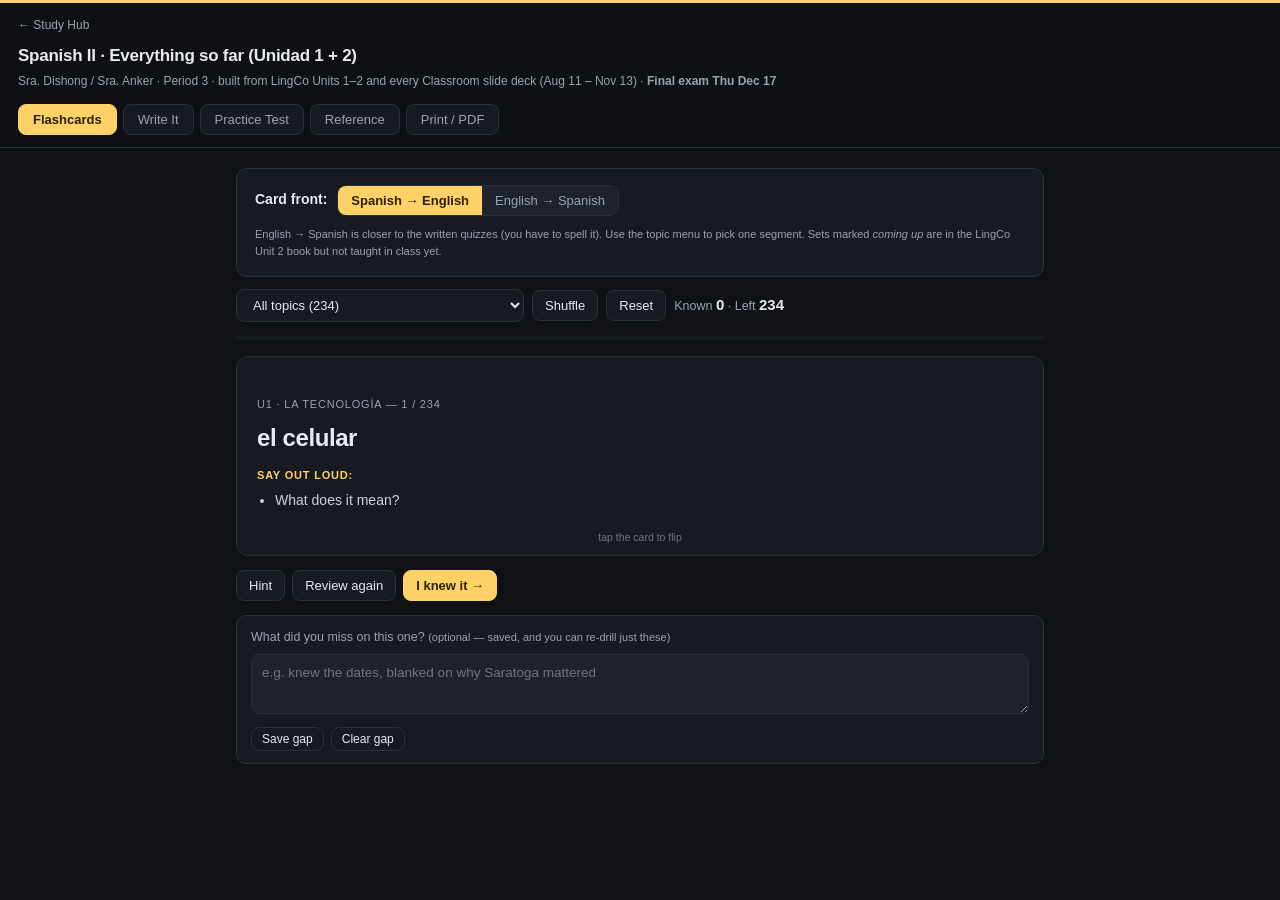
<file: spa.html>
<!DOCTYPE html>
<html lang="en">
<head>
<meta charset="utf-8">
<meta name="viewport" content="width=device-width,initial-scale=1,viewport-fit=cover">
<meta name="apple-mobile-web-app-capable" content="yes">
<meta name="apple-mobile-web-app-status-bar-style" content="black-translucent">
<title>Spanish II - Everything So Far</title>
<link rel="stylesheet" href="trainer.css?v=1">
<style>:root{--accent:#ffd166;--accent-ink:#2b2100}
.fbar{display:flex;flex-wrap:wrap;gap:6px;margin-top:8px}
.fchip{background:var(--panel2);border:1px solid var(--line);color:inherit;border-radius:999px;padding:6px 11px;font-size:13px;cursor:pointer}
.fchip.on{background:var(--accent);color:var(--accent-ink);border-color:var(--accent);font-weight:700}
.fchip.soon{border-style:dashed;opacity:.8}
.fchip.soon.on{opacity:1}
.fhead{font-size:11px;text-transform:uppercase;letter-spacing:.7px;color:var(--dim);margin-top:12px}
.fcount{font-size:12.5px;opacity:.8;margin-top:8px}
.flag{background:rgba(255,209,102,.12);border-left:3px solid #ffd166;padding:8px 11px;border-radius:6px;font-size:13.5px;margin-top:8px}
.seg{display:inline-flex;border:1px solid var(--line);border-radius:9px;overflow:hidden}
.seg button{background:var(--panel2);border:0;color:var(--dim);padding:7px 13px;font-size:13px;cursor:pointer;font-family:inherit}
.seg button.on{background:var(--accent);color:var(--accent-ink);font-weight:700}
.wq{background:var(--panel);border:1px solid var(--line);border-radius:11px;padding:18px}
.wprompt{font-size:19px;font-weight:600;line-height:1.35;margin:6px 0 14px}
.wprompt .tiny{font-weight:400}
.winput{width:100%;font-size:18px;padding:11px 13px;border-radius:9px;border:1px solid var(--line);background:var(--panel2);color:var(--ink);font-family:inherit}
.winput:focus{outline:none;border-color:var(--accent)}
.keys{display:flex;flex-wrap:wrap;gap:5px;margin-top:8px}
.keys button{background:var(--panel2);border:1px solid var(--line);color:var(--ink);border-radius:7px;padding:5px 10px;font-size:15px;cursor:pointer;min-width:34px}
.wres{margin-top:12px;padding:11px 13px;border-radius:9px;font-size:14.5px}
.wres.ok{background:rgba(62,207,142,.12);border:1px solid var(--good)}
.wres.no{background:rgba(255,92,92,.1);border:1px solid var(--bad)}
.wres.half{background:rgba(255,176,32,.1);border:1px solid var(--warn)}
.wres .ans{font-size:17px;font-weight:600;margin-top:4px}
.wres .why2{color:var(--dim);font-size:13px;margin-top:6px}
.wtop{display:flex;justify-content:space-between;align-items:center;font-size:12.5px;color:var(--dim)}
.wsum li{margin:6px 0;font-size:14px}
.opts{display:flex;flex-wrap:wrap;gap:14px;margin-top:10px;font-size:13px}
.opts label{display:flex;gap:6px;align-items:center;cursor:pointer}
.opts input{width:auto}
td.es{font-weight:600}
/* ---------- printable vocab sheet ---------- */
.paperwrap{background:#2a2f3a;border-radius:11px;padding:14px;overflow-x:auto}
.sheet{background:#fff;color:#111;width:8.5in;max-width:100%;margin:0 auto;padding:.45in;box-sizing:border-box;font:9.5pt/1.25 -apple-system,BlinkMacSystemFont,"Segoe UI",Helvetica,Arial,sans-serif}
.sheet .shd{display:flex;justify-content:space-between;align-items:baseline;border-bottom:1.5pt solid #111;padding-bottom:3pt;margin-bottom:7pt}
.sheet .shd b{font-size:12.5pt}
.sheet .shd span{font-size:8pt;color:#555}
.sheet .cols{column-count:2;column-gap:.28in}
.sheet .blk{margin:0 0 7pt}
.sheet tr{break-inside:avoid;page-break-inside:avoid}
.sheet h4{break-after:avoid;page-break-after:avoid;margin:0 0 2pt;font-size:9.5pt;text-transform:uppercase;letter-spacing:.4pt;background:#eee;padding:2pt 4pt;border-radius:2pt}
.sheet h4 i{font-style:normal;font-weight:400;color:#666;text-transform:none;letter-spacing:0;font-size:8pt}
.sheet table{width:100%;border-collapse:collapse;margin:0;font-size:9.5pt}
.sheet td{border:0;border-bottom:.5pt solid #ddd;padding:1.6pt 4pt;vertical-align:top;color:#111;background:none}
.sheet td.es{font-weight:600;width:50%}
.sheet td .al{color:#666;font-size:7.5pt;font-weight:400}
.sheet td.blank{color:transparent}
.sheet .foot{margin-top:4pt;font-size:7.5pt;color:#666}
@media print{
  @page{size:letter;margin:.45in}
  html,body{background:#fff!important}
  header,#prCtl,.view:not(#pr){display:none!important}
  #pr{display:block!important}
  main{max-width:none;padding:0;margin:0}
  .paperwrap{background:none;padding:0;border-radius:0}
  .sheet{width:auto;max-width:none;margin:0;padding:0}
}
.soonTag{font-size:10.5px;border:1px dashed var(--dim);border-radius:5px;padding:1px 5px;margin-left:6px;color:var(--dim);font-weight:400}
</style>
</head>
<body>
<header>
  <a class="back" href="index.html">&larr; Study Hub</a>
  <h1>Spanish II &middot; Everything so far (Unidad 1 + 2)</h1>
  <div class="sub">Sra. Dishong / Sra. Anker &middot; Period 3 &middot; built from LingCo Units 1&ndash;2 and every Classroom slide deck (Aug 11 &ndash; Nov 13) &middot; <b>Final exam Thu Dec 17</b></div>
  <nav>
    <button class="on" data-v="fc">Flashcards</button>
    <button data-v="wr">Write It</button>
    <button data-v="qz">Practice Test</button>
    <button data-v="ref">Reference</button>
    <button data-v="pr">Print / PDF</button>
  </nav>
</header>
<main>
<section class="view on" id="fc"><div class="card" id="fcDir"></div><div id="fcHostEs"></div><div id="fcHostEn" style="display:none"></div></section>
<section class="view" id="wr"><div class="card" id="wrSetup"></div><div id="wrBody"></div></section>
<section class="view" id="qz"><div class="card" id="focusCard"></div><div id="qzHost"></div></section>
<section class="view" id="ref"></section>
<section class="view" id="pr"><div class="card" id="prCtl"></div><div class="paperwrap"><div id="prSheet" class="sheet"></div></div></section>
</main>
<script src="flash.js?v=8"></script>
<script>
const $=id=>document.getElementById(id);
function shuf(a){return a.slice().sort(function(){return Math.random()-.5})}
function pick(a){return a[Math.floor(Math.random()*a.length)]}
function esc(s){return String(s).replace(/&/g,'&amp;').replace(/</g,'&lt;').replace(/>/g,'&gt;')}

/* =====================================================================
   VOCAB SEGMENTS
   item: [spanish, english, pos, acceptedAnswers(optional), note(optional)]
   pos: n noun, v verb, adj, adv, ph phrase, q question word
   w:1 in the note slot is not used; notes are plain strings.
   ===================================================================== */
const SECS=[
{k:"tec",s:"U1 · La tecnología",src:"LingCo Vocabulario: La tecnología + the Aug 19 vocab worksheet",items:[
 ["el celular","cell phone","n",["el celular","el teléfono celular","el móvil","el teléfono"],"LingCo: Latin America. In Spain: el móvil. The class worksheet just says el teléfono."],
 ["la tableta","tablet","n"],
 ["el teléfono inteligente","smartphone","n"],
 ["la computadora portátil","laptop","n"],
 ["el altavoz","speaker","n"],
 ["el teclado","keyboard","n"],
 ["la pantalla (táctil)","(touch) screen","n",["la pantalla táctil","la pantalla"]],
 ["el cargador","charger","n"],
 ["la aplicación","app","n",["la aplicación","la app"],"The class worksheet uses la app."],
 ["la red social","social media","n",["la red social","las redes sociales"]],
 ["la cuenta","account","n"],
 ["el mensaje","message","n",null,"From the class worksheet (Aug 19)."],
 ["textear","to text","v",null,"From the class worksheet."],
 ["el chat","chat","n",null,"From the class worksheet."],
 ["la contraseña","password","n",null,"From the class worksheet; also all over the Sep 16-24 seguridad slides."],
 ["los audífonos","headphones","n",["los audífonos","los auriculares"],"Slides accept both: los auriculares / los audífonos."],
 ["el ratón","mouse","n",null,"From the class worksheet."],
 ["la impresora","printer","n",null,"From the class worksheet."]
]},
{k:"act",s:"U1 · Actividades en línea",src:"LingCo Vocabulario: Actividades en línea + worksheet",items:[
 ["llamar","to call","v"],
 ["enviar mensajes","to send messages","v",["enviar mensajes","mandar mensajes"],"The worksheet says mandar mensajes. Both are right."],
 ["enviar correos","to send emails","v",["enviar correos","mandar correos","enviar correos electrónicos","mandar correos electrónicos"],"Worksheet: mandar correos electrónicos."],
 ["descargar","to download","v"],
 ["subir","to upload","v",null,"Also means to climb (subir una montaña)."],
 ["iniciar sesión","to log in","v"],
 ["buscar información","to search for information","v"],
 ["abrir","to open","v"],
 ["cerrar","to close","v"],
 ["compartir","to share","v"],
 ["chatear","to chat","v"],
 ["grabar videos","to record videos","v"],
 ["seguir","to follow","v"],
 ["comentar","to comment","v"],
 ["navegar en la red","to browse the web","v",["navegar en la red","navegar el internet","navegar en internet","navegar la red","navegar en el internet"],"Worksheet: navegar en la red. Aug 21 slides: navegar el Internet."]
]},
{k:"cua",s:"U1 · ¿Cuándo?",src:"LingCo Vocabulario: ¿Cuándo? + worksheet + Aug 27/31 slides",items:[
 ["ahora","now","adv"],
 ["después (de)","later / after","adv",["después","después de"],"LingCo: después = later, después de = after. Después de cenar = after eating dinner."],
 ["antes (de)","before / beforehand","adv",["antes","antes de"],"LingCo: antes = beforehand, antes de = before. Antes de acostarme = before going to bed."],
 ["a menudo","often","adv"],
 ["cada","every","adj"],
 ["normalmente","usually","adv"],
 ["por lo general","in general","adv",["por lo general","generalmente"]],
 ["frecuentemente","frequently","adv"],
 ["siempre","always","adv"],
 ["a veces","sometimes","adv"],
 ["nunca","never","adv"],
 ["generalmente","generally","adv",["generalmente","por lo general"],"From the class worksheet."],
 ["más tarde","later (on)","adv",["más tarde","después"],"From the class worksheet."],
 ["de antemano","in advance","adv",null,"The worksheet lists de antemano for beforehand."],
 ["de vez en cuando","from time to time","adv",null,"Aug 31 slides."],
 ["cada día","every day","adv",null,"Aug 31 slides."],
 ["casi nunca","almost never","adv",null,"Aug 27 slides."]
]},
{k:"seg",s:"U1 · La seguridad digital",src:"LingCo Vocabulario: La seguridad digital + Sep 16-24 slides",items:[
 ["la privacidad","privacy","n"],
 ["actualizar","to update","v"],
 ["mantener","to maintain","v",null,"Conjugates like tener: mantengo, mantienes..."],
 ["proteger","to protect","v"],
 ["ajustar","to adjust","v"],
 ["revisar","to review","v"],
 ["evitar","to avoid","v"],
 ["la autenticación de dos factores","two-factor authentication","n",null,"Sep 16 slides: activar la autenticación de dos factores."],
 ["el wifi público","public wifi","n",null,"Sep 16 slides: evitar el wifi público."],
 ["desconocido/a","unknown","adj",["desconocido","desconocida","desconocidos","desconocidas"],"Sep 16 reading: enlaces desconocidos = unknown links."]
]},
{k:"red",s:"U1 · Las redes sociales",src:"LingCo Vocabulario: Las redes sociales",items:[
 ["publicar","to publish / post","v"],
 ["borrar","to delete / erase","v"],
 ["etiquetar","to tag","v"],
 ["añadir","to add","v"],
 ["el contenido","content","n"],
 ["el comentario","comment","n"],
 ["el perfil","profile","n"],
 ["el filtro","filter","n"],
 ["el enlace","link","n"],
 ["el anuncio","ad","n"],
 ["la búsqueda","search","n"],
 ["el acoso en línea","cyberbullying","n"],
 ["seguro/a","safe","adj",["seguro","segura"]]
]},
{k:"cas",s:"U2 · Las partes de la casa",src:"Nov 13 slides (LingCo Las partes de la casa) + LingCo Cuarto por cuarto, Parts 1-2",items:[
 ["la terraza","terrace / patio","n",null,"The Nov 13 slide translates it as Patio; the LingCo book says terrace."],
 ["el sótano","basement","n"],
 ["el jardín","garden / yard","n"],
 ["el garaje","garage","n"],
 ["el balcón","balcony","n"],
 ["el ático","attic","n",["el ático","la buhardilla"],"The book also gives la buhardilla."],
 ["la sala de estar","living room","n",["la sala de estar","la sala"]],
 ["el comedor","dining room","n"],
 ["la cocina","kitchen","n",null,"Also means cooking."],
 ["el pasillo","hallway","n"],
 ["el espacio","space / room","n",["el espacio","el cuarto"],"Book: el cuarto, el espacio = room."],
 ["la habitación","bedroom","n",["la habitación","el dormitorio","el cuarto"],"Nota cultural: la habitación = el dormitorio = el cuarto."],
 ["el despacho","study / office","n"],
 ["la lavandería","laundry room","n"],
 ["el baño","bathroom","n",null,"Cuarto por cuarto, Parte 1."],
 ["el apartamento","apartment","n",["el apartamento","el departamento","el piso"],"Nota cultural: el apartamento = el departamento = el piso (Spain)."],
 ["la casa","house","n"],
 ["la planta baja","ground floor","n",null,"Nota cultural: the ground level is la planta baja."],
 ["el primer piso","first floor above ground","n",null,"El primer piso is what we call the second floor in the US."],
 ["la piscina","swimming pool","n",["la piscina","la alberca"],"Mexico: la alberca."],
 ["el patio","patio","n"],
 ["el estacionamiento","parking / car spot","n",null,"Book: el garaje/estacionamiento."]
]},
{k:"mue",s:"U2 · Los muebles",soon:1,src:"LingCo Unidad 2 book, Lección 2 + Vocabulary Summary",items:[
 ["los muebles","furniture","n"],
 ["el sofá","sofa","n"],
 ["la cama","bed","n"],
 ["la mesa","table","n"],
 ["la cómoda","dresser","n"],
 ["el estante","bookshelf","n"],
 ["el armario","wardrobe / closet","n"],
 ["la lámpara","lamp","n"],
 ["la mesita de noche","nightstand","n"],
 ["el espejo","mirror","n"],
 ["la televisión","television","n"],
 ["la silla","chair","n",null,"From the Lección 2 word bank."],
 ["el escritorio","desk","n",null,"From the Lección 2 word bank."]
]},
{k:"coc",s:"U2 · En la cocina",soon:1,src:"LingCo Unidad 2 book, Lección 2 + Vocabulary Summary",items:[
 ["la batidora","blender","n"],
 ["el lavaplatos","dishwasher","n"],
 ["el refrigerador","refrigerator","n",["el refrigerador","la nevera"]],
 ["el microondas","microwave","n"],
 ["el horno","oven","n"],
 ["la estufa","stove","n"],
 ["el fregadero","sink","n"],
 ["la lavadora","washing machine","n"],
 ["la cafetera","coffee maker","n",null,"From the Lección 2 reading."]
]},
{k:"otr",s:"U2 · Otras partes de la casa",soon:1,src:"LingCo Unidad 2 Vocabulary Summary",items:[
 ["la puerta","door","n"],
 ["la ventana","window","n"],
 ["el techo","roof","n"],
 ["el suelo","floor (the ground you walk on)","n"],
 ["la pared","wall","n",null,"Used in the Nov 11 slides: No dibujes en la pared."],
 ["el azulejo","tile","n"],
 ["el ascensor","elevator","n"]
]},
{k:"hog",s:"U2 · Los hogares",soon:1,src:"LingCo Unidad 2 Vocabulary Summary",items:[
 ["la granja","farm","n"],
 ["la casa de campo","cottage / country house","n"],
 ["la mansión","mansion","n"]
]},
{k:"com",s:"U2 · ¿Cómo es la casa?",soon:1,src:"LingCo Unidad 2 Vocabulary Summary (book lists feminine forms, for la casa)",items:[
 ["espaciosa","spacious","adj",["espaciosa","espacioso"]],
 ["acogedora","cozy","adj",["acogedora","acogedor"]],
 ["luminosa","bright","adj",["luminosa","luminoso"]],
 ["oscura","dark","adj",["oscura","oscuro"]],
 ["moderna","modern","adj",["moderna","moderno"]],
 ["antigua","antique / old","adj",["antigua","antiguo"]],
 ["nueva","new","adj",["nueva","nuevo"]],
 ["vieja","old","adj",["vieja","viejo"]],
 ["pequeña","small","adj",["pequeña","pequeño"]],
 ["grande","large / big","adj"],
 ["cómoda","comfortable","adj",["cómoda","cómodo"]],
 ["limpia","clean","adj",["limpia","limpio"]],
 ["sucia","dirty","adj",["sucia","sucio"]]
]},
{k:"que",s:"U2 · Los quehaceres",soon:1,src:"LingCo Unidad 2 Vocabulary Summary",items:[
 ["limpiar","to clean","v"],
 ["hacer la cama","to make the bed","v"],
 ["pasar la aspiradora","to vacuum","v",["pasar la aspiradora","aspirar"],"The Sep 9 slides used aspirar la alfombra = to vacuum the rug."],
 ["barrer","to sweep","v"],
 ["sacar la basura","to take out the trash","v"],
 ["lavar los platos","to wash the dishes","v"],
 ["lavar la ropa","to wash the clothes","v"],
 ["poner la mesa","to set the table","v"],
 ["dar de comer a la mascota","to feed the pet","v",["dar de comer a la mascota","dar de comer"]],
 ["sacar el perro","to walk the dog","v",["sacar el perro","sacar al perro","pasear con el perro"]]
]},
{k:"adj",s:"¿Cómo eres? (adjetivos)",src:"Sep 9 slides: ¿Cómo eres tú? Yo soy...",items:[
 ["chistoso/a","funny","adj",["chistoso","chistosa"]],
 ["serio/a","serious","adj",["serio","seria"]],
 ["fuerte","strong","adj"],
 ["relajado/a","relaxed","adj",["relajado","relajada"]],
 ["inteligente","intelligent","adj"],
 ["cariñoso/a","loving / affectionate","adj",["cariñoso","cariñosa"]],
 ["capaz","capable","adj"],
 ["ambicioso/a","ambitious","adj",["ambicioso","ambiciosa"]],
 ["estudioso/a","studious","adj",["estudioso","estudiosa"]],
 ["misterioso/a","mysterious","adj",["misterioso","misteriosa"]],
 ["trabajador/a","hard-working","adj",["trabajador","trabajadora"]],
 ["feliz","happy","adj"],
 ["interesante","interesting","adj"],
 ["amable","kind","adj"],
 ["talentoso/a","talented","adj",["talentoso","talentosa"]],
 ["curioso/a","curious","adj",["curioso","curiosa"]],
 ["atlético/a","athletic","adj",["atlético","atlética"]]
]},
{k:"mue2",s:"Día de los Muertos",src:"Nov 4 and Nov 9 slides",items:[
 ["la vida y la muerte","life and death","n"],
 ["los ancestros","ancestors","n"],
 ["el cementerio","cemetery","n"],
 ["las tumbas","graves","n"],
 ["los alebrijes","fantastical animals that guide spirits","n"],
 ["la ofrenda","altar (offering)","n"],
 ["las catrinas","elegantly dressed skeleton figurines","n"],
 ["las velas","candles","n"],
 ["los dulces","candy","n"],
 ["el pan de muerto","bread of the dead","n"],
 ["las calaveritas de azúcar","sugar skulls","n"],
 ["los cempasúchil","marigolds","n",["los cempasúchil","el cempasúchil","las cempasúchil"],"The slides write los cempasúchil."],
 ["el papel picado","decorative cut paper","n"],
 ["las canciones","songs","n"],
 ["el disfraz","costume","n"],
 ["los esqueletos","skeletons","n",null,"Nov 9 slides."]
]},
{k:"qw",s:"Palabras interrogativas",src:"Nov 11 slides + the Question Words handout (Nov 12)",items:[
 ["¿quién? / ¿quiénes?","who?","q",["quién","quiénes"],"Quiénes when you expect more than one: ¿Quiénes son tus padres?"],
 ["¿qué?","what?","q",["qué"]],
 ["¿cuándo?","when?","q",["cuándo"]],
 ["¿dónde?","where?","q",["dónde"]],
 ["¿adónde?","to where?","q",["adónde"],"¿Adónde caminas ahora?"],
 ["¿por qué?","why?","q",["por qué"],"Two words with an accent. Porque (one word, no accent) = because."],
 ["¿cómo?","how?","q",["cómo"]],
 ["¿cuál? / ¿cuáles?","which?","q",["cuál","cuáles"],"¿Cuál es tu color favorito? ¿Cuáles son tus clases favoritas?"],
 ["¿cuánto? / ¿cuánta?","how much?","q",["cuánto","cuánta"],"Agrees with the noun: ¿Cuánta limonada? ¿Cuánto dinero?"],
 ["¿cuántos? / ¿cuántas?","how many?","q",["cuántos","cuántas"],"¿Cuántas hermanas tienes? ¿Cuántos libros tienes?"]
]},
{k:"dia",s:"Días, fechas y estaciones",src:"Daily slide openers (¿Qué día es hoy?) + Nov 13 seasons",items:[
 ["lunes","Monday","n"],["martes","Tuesday","n"],["miércoles","Wednesday","n"],["jueves","Thursday","n"],
 ["viernes","Friday","n"],["sábado","Saturday","n"],["domingo","Sunday","n"],
 ["el invierno","winter","n"],["la primavera","spring","n"],["el verano","summer","n"],["el otoño","autumn / fall","n"],
 ["ayer fue...","yesterday was...","ph",["ayer fue"]],
 ["hoy es...","today is...","ph",["hoy es"]],
 ["mañana será...","tomorrow will be...","ph",["mañana será"]],
 ["¿Cuál es la fecha?","What is the date?","ph",["cuál es la fecha"]],
 ["el primero de octubre","October 1st","ph",["el primero de octubre","el 1 de octubre"],"The 1st is el primero; every other date uses the plain number: el dos de octubre."]
]}
];
SECS.forEach(function(S){S.items=S.items.map(function(x){return {es:x[0],en:x[1],pos:x[2],acc:x[3]||null,note:x[4]||"",sec:S}})});
const VOC=[].concat.apply([],SECS.map(function(S){return S.items}));
const POSL={n:"noun",v:"verb",adj:"adjective",adv:"adverb",ph:"phrase",q:"question word"};
function accOf(it){
  if(it.acc)return it.acc;
  const m=it.es.match(/^(.*?)o\/a$/);if(m)return [m[1]+"o",m[1]+"a"];
  return [it.es.replace(/\s*\(.*?\)\s*/g," ").trim()];
}

/* =====================================================================
   VERBS
   ===================================================================== */
const PERS=["yo","tú","él / ella / usted","nosotros/as","vosotros/as","ellos / ellas / ustedes"];
const PSUB=[["yo"],["tú"],["él","ella","usted","Elena","mi hermano"],["nosotros","nosotras","mis amigos y yo"],["vosotros","vosotras"],["ellos","ellas","ustedes","mis padres"]];
const END={ar:["o","as","a","amos","áis","an"],er:["o","es","e","emos","éis","en"],ir:["o","es","e","imos","ís","en"]};
function chg(stem,c){
  const from=c.split(">")[0],to=c.split(">")[1],i=stem.lastIndexOf(from);
  return stem.slice(0,i)+to+stem.slice(i+from.length);
}
function conj(inf,c,yo){
  const st=inf.slice(0,-2),ty=inf.slice(-2);
  return END[ty].map(function(e,i){
    if(i===0&&yo)return yo;
    return ((c&&[0,1,2,5].indexOf(i)>=0)?chg(st,c):st)+e;
  });
}
/* [infinitive, english, stem change, irregular yo] */
const STEMV=[
 ["pensar","to think","e>ie"],["querer","to want / to love","e>ie"],["empezar","to begin","e>ie"],
 ["entender","to understand","e>ie"],["preferir","to prefer","e>ie"],["recomendar","to recommend","e>ie"],
 ["tener","to have","e>ie","tengo"],["cerrar","to close","e>ie"],
 ["poder","to be able to / can","o>ue"],["dormir","to sleep","o>ue"],["volar","to fly","o>ue"],
 ["pedir","to ask for / to order","e>i"],["repetir","to repeat","e>i"],["decir","to say / to tell","e>i","digo"],
 ["jugar","to play (a game or sport)","u>ue"]
];
const REGV=[["estudiar","to study"],["depender","to depend"],["existir","to exist"],["bailar","to dance"],["celebrar","to celebrate"],
 ["cantar","to sing"],["asistir","to attend"],["aprender","to learn"],["hablar","to speak"],["comer","to eat"],["vivir","to live"],
 ["escuchar","to listen"],["correr","to run"],["beber","to drink"],["compartir","to share"],["descargar","to download"],["borrar","to delete"]];
const IRRV={ser:["soy","eres","es","somos","sois","son"],estar:["estoy","estás","está","estamos","estáis","están"],ir:["voy","vas","va","vamos","vais","van"]};
const VT={};
STEMV.forEach(function(v){VT[v[0]]={inf:v[0],en:v[1],c:v[2],f:conj(v[0],v[2],v[3]),g:"stem"}});
REGV.forEach(function(v){VT[v[0]]={inf:v[0],en:v[1],c:null,f:conj(v[0]),g:"pres"}});
VT.ser={inf:"ser",en:"to be (DOCTOR)",f:IRRV.ser,g:"se"};
VT.estar={inf:"estar",en:"to be (PLACE)",f:IRRV.estar,g:"se"};
VT.ir={inf:"ir",en:"to go",f:IRRV.ir,g:"ir"};
function part(inf){
  if(inf==="leer")return "leyendo";if(inf==="dormir")return "durmiendo";
  const st=inf.slice(0,-2);return inf.slice(-2)==="ar"?st+"ando":st+"iendo";
}
const PROGV=["estudiar","escuchar","correr","beber","salir","subir","hablar","comer","vivir","bailar","cantar","imaginar","entender","presumir",
 "celebrar","decorar","preparar","jugar","lavar","leer","dormir","montar","saltar","chatear","descargar","compartir","grabar","buscar","publicar","escribir"];
/* affirmative tú, negative tú, english */
const CMDS=[["bailar","baila","no bailes","dance"],["hablar","habla","no hables","speak / talk"],["saltar","salta","no saltes","jump"],
 ["cantar","canta","no cantes","sing"],["dibujar","dibuja","no dibujes","draw"],["gritar","grita","no grites","yell"],["girar","gira","no gires","turn / spin"],
 ["llorar","llora","no llores","cry"],["estudiar","estudia","no estudies","study"],["caminar","camina","no camines","walk"],["mirar","mira","no mires","watch / look"],
 ["comer","come","no comas","eat"],["correr","corre","no corras","run"],["escribir","escribe","no escribas","write"],["subir","sube","no subas","climb / go up"],
 ["volar","vuela","no vueles","fly"],["dormir","duerme","no duermas","sleep"],["beber","bebe","no bebas","drink"],["leer","lee","no leas","read"],
 ["abrir","abre","no abras","open"],["cerrar","cierra","no cierres","close"],["compartir","comparte","no compartas","share"],["llamar","llama","no llames","call"],
 ["borrar","borra","no borres","delete"]];
/* english, affirmative with pronoun, negative with pronoun, object */
const CMDP=[["Write it! (el mensaje)","escríbelo","no lo escribas"],["Eat it! (la pizza)","cómela","no la comas"],["Climb them! (las escaleras)","súbelas","no las subas"],
 ["Draw it! (el árbol)","dibújalo","no lo dibujes"],["Watch it! (la película)","mírala","no la mires"],["Cook them! (los espaguetis)","cocínalos","no los cocines"],
 ["Call her! (a tu mamá)","llámala","no la llames"],["Finish it! (la tarea)","complétala","no la completes"],["Talk to me!","háblame","no me hables"],
 ["Yell at me!","grítame","no me grites"],["Delete them! (las fotos)","bórralas","no las borres"],["Share it! (el enlace)","compártelo","no lo compartas"],
 ["Open it! (la aplicación)","ábrela","no la abras"]];

/* direct object pronoun sentences, mostly straight from the slides: [original, subject part, pronoun+verb part, extra accepted] */
const DOP=[
 ["Yo tengo el lápiz.","Yo","lo tengo"],["Mi mamá hace una ensalada.","Mi mamá","la hace"],["Mi hermano llama a su amigo.","Mi hermano","lo llama"],
 ["Nosotros comemos una pizza.","Nosotros","la comemos"],["Yo invito a vosotros.","Yo","os invito"],["Mi abuela abraza a mis padres y a mí.","Mi abuela","nos abraza"],
 ["Mis amigos y yo miramos unos vídeos.","Nosotros","los miramos",["mis amigos y yo los miramos"]],["Yo tomo un selfie.","Yo","lo tomo"],
 ["Mi hermana publica unas fotos chistosas.","Ella","las publica",["mi hermana las publica"]],
 ["Tú y tu hermano actualizan las aplicaciones.","Ustedes","las actualizan",["tú y tu hermano las actualizan"]],
 ["Samuel tiene mi bicicleta.","Samuel","la tiene"],["Vosotros jugáis muchos videojuegos.","Vosotros","los jugáis"],["Isabel quiere mucho a Mario.","Isabel","lo quiere",["isabel lo quiere mucho"]],
 ["Yo prefiero las pizzas vegetarianas.","Yo","las prefiero"],["Tú tienes mis libros.","Tú","los tienes"],["Ella quiere la mochila roja.","Ella","la quiere"],
 ["Yo como el espagueti.","Yo","lo como"],["Ella prefiere la pizza vegetariana.","Ella","la prefiere"],["Ella compra la mochila.","Ella","la compra"],
 ["Tú invitas a Mateo.","Tú","lo invitas"],["Nosotros bebemos la limonada.","Nosotros","la bebemos"],["Mis hermanas miran la película.","Mis hermanas","la miran"],
 ["Vosotros coméis las manzanas.","Vosotros","las coméis"],["Juan estudia la biología.","Juan","la estudia"],["Yo necesito la dirección.","Yo","la necesito"],
 ["Nosotros pedimos la pizza con cebollas y jamón.","Nosotros","la pedimos"],["Tú comes los espaguetis.","Tú","los comes"],
 ["Mis hermanos juegan un partido de fútbol.","Mis hermanos","lo juegan"],["Ustedes quieren las flores amarillas.","Ustedes","las quieren"],
 ["Pedro me habla a mí.","Él","me habla",["pedro me habla"]],
 ["Ellos quieren invitar a mis amigos y a mí.","Ellos","nos quieren invitar",["ellos quieren invitarnos","quieren invitarnos"]],
 ["Nosotros estamos comiendo manzanas.","Nosotros","las estamos comiendo",["nosotros estamos comiéndolas","estamos comiéndolas"]],
 ["Ellos están jugando al fútbol.","Ellos","lo están jugando",["ellos están jugándolo","están jugándolo"]],
 ["Yo estoy preparando la cena.","Yo","la estoy preparando",["yo estoy preparándola","estoy preparándola"]],
 ["Tú estás subiendo la montaña.","Tú","la estás subiendo",["tú estás subiéndola","estás subiéndola"]],
 ["Ella está usando la computadora.","Ella","la está usando",["ella está usándola","está usándola"]],
 ["Yo voy a subir el árbol.","Yo","lo voy a subir",["yo voy a subirlo","voy a subirlo"]],
 ["No voy a comer la cena.","","no la voy a comer",["no voy a comerla"]]
];
const OBJP=["me","te","lo","la","nos","os","los","las"];

/* ser / estar fill-ins from the slides: [sentence, answer, why, person index or -1 for infinitive] */
const SE=[
 ["¿Dónde ___ mi celular?","está","Location → ESTAR (PLACE).",2],["Mi tableta ___ rota.","está","Condition (broken right now) → ESTAR.",2],
 ["___ necesario tener un cargador.","Es","Description / characteristic → SER.",2],["Yo pienso que mi teléfono no ___ muy inteligente.","es","Characteristic → SER.",2],
 ["La red social puede ___ negativa o positiva.","ser","Characteristic → SER, and after puede you keep the infinitive.",-1],
 ["Yo ___ harto/a de chatear con Ricardo.","estoy","Emotion / condition → ESTAR.",0],["Ricardo ___ molestón (annoying).","es","Characteristic → SER.",2],
 ["Mi gato ___ chateando con mi hermana.","está","Action in progress (-ando) → ESTAR.",2],["Mis hermanos ___ bajo del sofá.","están","Position → ESTAR.",5],
 ["Textear con mis amigos ___ aburrido.","es","Description → SER.",2],["El cargador ___ en la mesa.","está","Location → ESTAR.",2],
 ["El cargador ___ blanco.","es","Description (color) → SER.",2],["Yo ___ buscando el ratón.","estoy","Action (-ando) → ESTAR.",0],
 ["Ella ___ feliz hoy.","está","Emotion → ESTAR.",2],["Ellos ___ inteligentes.","son","Characteristic → SER.",5],["Nosotras ___ atléticas.","somos","Characteristic → SER.",3],
 ["¿Ustedes ___ en la biblioteca?","están","Location → ESTAR.",5],["Tú ___ estudiando mucho hoy.","estás","Action (-ando) → ESTAR.",1],
 ["El perro ___ grande.","es","Description → SER.",2],["Ella ___ médica.","es","Occupation → SER.",2],["___ las diez y media.","Son","Time → SER.",5],
 ["Mi papá ___ enfermo.","está","Condition → ESTAR.",2],["Ellos ___ de Puerto Rico.","son","Origin → SER.",5],["Él ___ mi hermano.","es","Relationship → SER.",2],
 ["Nosotros ___ en clase.","estamos","Location → ESTAR.",3],["Tú ___ inteligente.","eres","Characteristic → SER.",1],
 ["Elena ___ lista para salir (she is ready).","está","estar listo/a = to be ready. ser listo/a = to be clever.",2],
 ["Elena ___ muy lista (she is clever).","es","ser listo/a = clever. estar listo/a = ready.",2],
 ["¡Mmm! La sopa ___ deliciosa (it tastes delicious).","está","estar + taste adjective = how it tastes right now.",2]
];
const SEADJ=[["listo/a","to be clever","to be ready"],["rico/a","to be rich","to taste good"],["orgulloso/a","to be arrogant","to be proud"],
 ["malo/a","to be bad","to feel ill"],["seguro/a","to be safe / confident","to be certain"],["inquieto/a","to be a nervous person","to feel restless"],
 ["aburrido/a","to be boring","to be bored"],["guapo/a","to be handsome","to look handsome (today)"],["casado/a","to be married","to be (recently) married"]];

/* IR + a: [english, person index, part after "a", accepted extra] */
const IRS=[["I'm going to study for the exam.",0,"estudiar para el examen"],["You are going to visit your grandparents.",1,"visitar a tus abuelos"],
 ["We are going to travel to Costa Rica.",3,"viajar a Costa Rica"],["I am going to play volleyball this afternoon.",0,"jugar al vóleibol esta tarde",["voy a jugar a vóleibol esta tarde","voy a jugar vóleibol esta tarde","voy a jugar al voleibol esta tarde","voy a jugar voleibol esta tarde"]],
 ["We are going to buy a new car.",3,"comprar un carro nuevo",["vamos a comprar un coche nuevo","vamos a comprar un nuevo carro"]],
 ["You are going to be a doctor in the future.",1,"ser doctor en el futuro",["vas a ser un doctor en el futuro","vas a ser médico en el futuro","vas a ser un médico en el futuro","vas a ser doctora en el futuro"]],
 ["They are going to have a good break.",5,"tener un buen descanso",["van a tener un descanso bueno"]],
 ["We are going to eat pizza.",3,"comer pizza"],["They are going to play soccer.",5,"jugar al fútbol",["van a jugar a fútbol","van a jugar fútbol"]],
 ["You all are going to celebrate my birthday with me.",5,"celebrar mi cumpleaños conmigo",["vosotros vais a celebrar mi cumpleaños conmigo","vais a celebrar mi cumpleaños conmigo"]],
 ["I'm going to call your mom!",0,"llamar a tu mamá"]];
/* IR + a + place */
const IRP=[["We are going to school.","vamos a la escuela","vamos al escuela"],["I am going to the park.","voy al parque","voy a el parque"],
 ["They are going to Spanish class.","van a la clase de español","van al clase de español"],["You are going to the gym.","vas al gimnasio","vas a el gimnasio"],
 ["She is going to the supermarket.","va al supermercado","va a el supermercado"]];

/* demonstratives: sentences from the Nov 13 slides */
const DEMS=[["That dog is tired.","ese perro está cansado"],["That house over there is blue.","aquella casa es azul"],["This car is red.","este carro es rojo",["este coche es rojo"]],
 ["Those are my books.","esos son mis libros"],["Those bears over there are dancing.","aquellos osos están bailando"],["This giraffe is eating.","esta jirafa está comiendo"],
 ["Those cows are running.","esas vacas están corriendo"],["These penguins are walking.","estos pingüinos están caminando"],
 ["This dog","este perro"],["That house","esa casa"],["These books","estos libros"],["Those shoes","esos zapatos"],["That school over there","aquella escuela"],["Those cars over there","aquellos carros"]];
const DEMF={this:{ms:"este",fs:"esta",mp:"estos",fp:"estas"},that:{ms:"ese",fs:"esa",mp:"esos",fp:"esas"},over:{ms:"aquel",fs:"aquella",mp:"aquellos",fp:"aquellas"}};
const DEMEN={this:["this","these"],that:["that","those"],over:["that (over there)","those (over there)"]};

/* numbers */
const U30=["cero","uno","dos","tres","cuatro","cinco","seis","siete","ocho","nueve","diez","once","doce","trece","catorce","quince","dieciséis","diecisiete","dieciocho","diecinueve",
 "veinte","veintiuno","veintidós","veintitrés","veinticuatro","veinticinco","veintiséis","veintisiete","veintiocho","veintinueve"];
const TENS={3:"treinta",4:"cuarenta",5:"cincuenta",6:"sesenta",7:"setenta",8:"ochenta",9:"noventa"};
const HUN={1:"ciento",2:"doscientos",3:"trescientos",4:"cuatrocientos",5:"quinientos",6:"seiscientos",7:"setecientos",8:"ochocientos",9:"novecientos"};
function numEs(n){
  if(n<30)return U30[n];
  if(n<100){const t=Math.floor(n/10),u=n%10;return TENS[t]+(u?" y "+U30[u]:"")}
  if(n===100)return "cien";
  if(n<1000){const h=Math.floor(n/100),r=n%100;return HUN[h]+(r?" "+numEs(r):"")}
  const th=Math.floor(n/1000),r=n%1000;return (th===1?"mil":numEs(th)+" mil")+(r?" "+numEs(r):"");
}
const NUMS=[0,7,11,12,13,14,15,16,17,19,20,21,22,23,26,30,31,38,41,44,57,65,73,82,84,91,99,100,101,133,200,350,476,500,545,672,700,815,900,999,1000,1999,2026,2726];
const DAYS=["lunes","martes","miércoles","jueves","viernes","sábado","domingo"];

/* =====================================================================
   GRAMMAR / CULTURE FLASHCARDS
   ===================================================================== */
const GC=[
{s:"Gramática · Ser y estar",t:"SER vs ESTAR: when do you use each?",a:["What word helps you remember SER?","What word helps you remember ESTAR?"],h:"DOCTOR and PLACE.",
 d:"<b>SER = DOCTOR</b>: Description, Occupation, Characteristic, Time, Origin, Relationship. Long-term or permanent.<br><b>ESTAR = PLACE</b>: Position, Location, Action (-ando/-iendo), Condition, Emotion. Temporary or changing. Also when something just changed and you're surprised (¡Rubén y Mariela están casados!)."},
{s:"Gramática · Ser y estar",t:"Conjugate SER and ESTAR",a:["All six forms of each"],h:"soy / estoy",
 d:"<b>SER:</b> soy, eres, es, somos, sois, son<br><b>ESTAR:</b> estoy, estás, está, estamos, estáis, están"},
{s:"Gramática · Ser y estar",t:"Adjectives that change meaning with ser / estar",a:["listo","rico","orgulloso","malo","seguro","aburrido"],h:"Elena es lista vs Elena está lista.",
 d:SEADJ.map(function(x){return "<b>"+x[0]+"</b>: ser = "+x[1]+" &middot; estar = "+x[2]}).join("<br>")},
{s:"Gramática · Presente",t:"Regular present tense endings",a:["-ar endings","-er endings","-ir endings"],h:"o, as, a, amos, áis, an",
 d:"<b>-ar</b> (estudiar): estudio, estudias, estudia, estudiamos, estudiáis, estudian<br><b>-er</b> (depender): dependo, dependes, depende, dependemos, dependéis, dependen<br><b>-ir</b> (existir): existo, existes, existe, existimos, existís, existen<br>-er and -ir only differ in nosotros and vosotros."},
{s:"Gramática · Presente progresivo",t:"How do you form the present progressive?",a:["Which verb do you conjugate?","What goes on -ar verbs?","What goes on -er / -ir verbs?","When do you use it?"],h:"ESTAR + participle",
 d:"<b>ESTAR</b> (conjugated for the subject) + <b>present participle</b>.<br>-ar &rarr; drop -ar, add <b>-ando</b> (hablando). -er/-ir &rarr; drop the ending, add <b>-iendo</b> (comiendo, viviendo).<br>Use it to stress that something is happening <b>right now</b>: Yo estoy hablando = I am speaking NOW. (Yo hablo = I speak / I am speaking.)"},
{s:"Gramática · Presente progresivo",t:"Odd participles: leer and dormir",a:["leer → ?","dormir → ?","Why the y?"],h:"No EIE in Spanish.",
 d:"<b>leer &rarr; leyendo</b>: Spanish doesn't write e-i-e, so the i becomes y (same sound).<br><b>dormir &rarr; durmiendo</b> (Estos perritos están durmiendo).<br><span class=\"tiny\">Not in the slides but same pattern: pedir &rarr; pidiendo, decir &rarr; diciendo.</span>"},
{s:"Gramática · Verbos con cambio de raíz",t:"The 4 types of stem-changing verbs",a:["Name all 4 with an example verb"],h:"e>ie, o>ue, e>i, u>ue",
 d:"<b>E &gt; IE</b>: pensar (pienso), querer, empezar, entender, preferir, recomendar, tener, cerrar<br><b>O &gt; UE</b>: poder (puedo), dormir, volar<br><b>E &gt; I</b>: pedir (pido), repetir, decir<br><b>U &gt; UE</b>: ONLY jugar (juego)"},
{s:"Gramática · Verbos con cambio de raíz",t:"The 3 steps to conjugate a stem-changer",a:["Step 1","Step 2","Step 3","Why are they called boot verbs?"],h:"Endings, then protect nosotros/vosotros.",
 d:"1. Check if it's -ar, -er, or -ir and write the endings.<br>2. <b>Nosotros and vosotros do NOT change</b> (dormimos, dormís).<br>3. Change every other stem (yo, tú, él, ellos).<br>The 4 forms that change make a <b>boot</b> shape on the chart."},
{s:"Gramática · Verbos con cambio de raíz",t:"Tener and decir: extra irregular yo",a:["tener, all forms","decir, all forms"],h:"tengo / digo",
 d:"<b>tener</b> (e&gt;ie): <b>tengo</b>, tienes, tiene, tenemos, tenéis, tienen<br><b>decir</b> (e&gt;i): <b>digo</b>, dices, dice, decimos, decís, dicen"},
{s:"Gramática · Verbos con cambio de raíz",t:"Preferir and jugar",a:["preferir, all forms","jugar, all forms"],h:"prefiero / juego",
 d:"<b>preferir</b>: prefiero, prefieres, prefiere, preferimos, preferís, prefieren<br><b>jugar</b>: juego, juegas, juega, jugamos, jugáis, juegan"},
{s:"Gramática · Pronombres de objeto directo",t:"The direct object pronouns",a:["me","you (informal)","him / her / it / you formal","us","you all (Spain)","them / you all"],h:"me te lo/la nos os los/las",
 d:"<table><tr><th></th><th>singular</th><th>plural</th></tr><tr><td>1st</td><td>me = <b>me</b></td><td>us = <b>nos</b></td></tr><tr><td>2nd</td><td>you (tú) = <b>te</b></td><td>you all (Spain) = <b>os</b></td></tr><tr><td>3rd</td><td>him, her, it, you (Ud.) = <b>lo / la</b></td><td>them, you all = <b>los / las</b></td></tr></table>Pick lo/la/los/las by the gender and number of the noun it replaces."},
{s:"Gramática · Pronombres de objeto directo",t:"Where does the pronoun go?",a:["One conjugated verb","Conjugated verb + infinitive","With the present progressive"],h:"Before the conjugated verb, or glued to the end.",
 d:"<b>Before the conjugated verb</b>: Yo <b>lo</b> tengo. Mi mamá <b>la</b> hace.<br>With an infinitive or -ando/-iendo you can also <b>attach it</b>: <b>Lo</b> voy a subir = Voy a subir<b>lo</b>. <b>Las</b> estamos comiendo = Estamos comiéndo<b>las</b> (add an accent when you attach to -ando/-iendo).<br>Never after a conjugated verb as its own word (&times; Yo tengo lo)."},
{s:"Gramática · Pronombres de objeto directo",t:"Article or pronoun? LA tarea vs LA hablo",a:["How do you tell them apart?"],h:"What comes right after it?",
 d:"Before a <b>noun</b> it's the article: <b>la</b> tarea = the homework, <b>las</b> velas = the candles.<br>Before a <b>verb</b> it's a pronoun: <b>la</b> hablo = I speak to her, <b>los</b> comemos = we eat them, <b>lo</b> quiero = I love him / I want it, <b>las</b> tienes = you have them."},
{s:"Gramática · Mandatos informales",t:"Affirmative tú commands",a:["How do you form them?","Two irregulars from class"],h:"Same as the él form.",
 d:"Use the <b>él / ella / usted</b> present form: ella baila &rarr; <b>¡Baila!</b> &middot; él habla &rarr; <b>¡Habla!</b> &middot; usted come &rarr; <b>¡Come!</b> &middot; duerme, vuela, cierra (stem changes stay).<br>Irregulars shown in class: <b>¡Sé positivo!</b> (ser), <b>¡Dime!</b> (decir &rarr; di + me)."},
{s:"Gramática · Mandatos informales",t:"Negative tú commands",a:["What do you change?","What do you add?","Don't forget what word?"],h:"Swap the last vowel, add -s.",
 d:"Start from the affirmative, <b>swap the last vowel (a &harr; e)</b> and <b>add -s</b>, with <b>no</b> in front:<br>¡Baila! &rarr; <b>¡No bailes!</b> &middot; ¡Come! &rarr; <b>¡No comas!</b> &middot; ¡Escribe! &rarr; <b>¡No escribas!</b><div class=\"flag\">Your two classic slips: writing the normal present (&times; ¡No bailas!) and dropping the No (&times; ¡Bailes!).</div>"},
{s:"Gramática · Mandatos informales",t:"Commands + object pronouns",a:["Where does it go in an affirmative command?","In a negative one?","What happens to the accent?"],h:"¡Cómela! / ¡No la comas!",
 d:"<b>Affirmative: glue it to the end</b> and add an accent to keep the stress: ¡Come la pizza! &rarr; <b>¡Cómela!</b> &middot; ¡Escríbelo! &middot; ¡Háblame!<br><b>Negative: put it between no and the verb</b>: <b>¡No la comas!</b> &middot; ¡No lo escribas! &middot; ¡No me hables!"},
{s:"Gramática · IR + a + infinitivo",t:"IR + a + infinitive (the near future)",a:["Conjugate ir","The pattern","a + el = ?"],h:"voy, vas, va, vamos, vais, van",
 d:"<b>ir:</b> voy, vas, va, vamos, vais, van<br><b>ir + a + infinitive</b> = going to do something: Yo <b>voy a estudiar</b> para el examen. Nosotros <b>vamos a viajar</b> a Costa Rica.<br>ir + a + place: Voy <b>al</b> parque (a + el = <b>al</b>), Vamos <b>a la</b> escuela."},
{s:"Gramática · Adjetivos demostrativos",t:"Demonstrative adjectives (all 12)",a:["this / these","that / those","that / those over there"],h:"este, ese, aquel",
 d:"<table><tr><th></th><th>masc. sing.</th><th>fem. sing.</th><th>masc. pl.</th><th>fem. pl.</th></tr><tr><td>this / these</td><td>este</td><td>esta</td><td>estos</td><td>estas</td></tr><tr><td>that / those</td><td>ese</td><td>esa</td><td>esos</td><td>esas</td></tr><tr><td>over there</td><td>aquel</td><td>aquella</td><td>aquellos</td><td>aquellas</td></tr></table>They agree in gender and number with the noun: est<b>a</b> casa, es<b>os</b> papeles. English has 4, Spanish has 12."},
{s:"Gramática · Palabras interrogativas",t:"Question words always carry an accent",a:["Which ones have plural / feminine forms?"],h:"quién/quiénes, cuál/cuáles, cuánto/a/os/as",
 d:"quién/quiénes (who), qué (what), cuándo (when), dónde (where), adónde (to where), por qué (why), cómo (how), cuál/cuáles (which), cuánto/cuánta (how much), cuántos/cuántas (how many).<br>Open with ¿ and close with ?."},
{s:"Pronunciación",t:"Where does the stress go?",a:["Most words","Words ending in D, L, R, Z","When do you write an accent?"],h:"Second-to-last syllable, unless...",
 d:"Most words: stress on the <b>second-to-last</b> syllable (carro, pizarra, hablan, escuela).<br>Ending in <b>D, L, R, Z</b>: stress on the <b>last</b> syllable (felicidad, hospital, hablar, ajedrez).<br>If a word breaks these rules, it gets a <b>written accent</b>: educación, lápiz, página."},
{s:"Pronunciación",t:"Letter sounds from class",a:["C","G","H","J","LL","Ñ","B / V","R vs RR","Z"],h:"Soft before e and i.",
 d:"<b>C</b>: k before a/o/u, s before e/i. <b>G</b>: hard g before a/o/u, like h before e/i (gue/gui = hard g, güe/güi = gw). <b>H</b>: silent. <b>J</b>: strong h. <b>LL</b>: y. <b>Ñ</b>: ny. <b>B and V</b>: same soft b. <b>R</b>: quick tap, <b>RR</b>: trilled (pero vs perro). <b>Z</b>: s. Five vowel sounds: a (ah), e (ay), i (ee), o (oh), u (oo)."},
{s:"Cultura",t:"Hispanic Heritage Month",a:["From when to when?"],h:"Mid-September to mid-October.",d:"<b>September 15 to October 15</b> (el quince de septiembre hasta el quince de octubre)."},
{s:"Cultura",t:"Ritchie Valens and La Bamba",a:["Real name","When / how did he die?","What is he called?"],h:"1958 song.",
 d:"Richard Steven Valenzuela, born May 13, 1941, lived in California. Wrote <b>La Bamba</b> (1958). Died Feb 3, 1959 in a plane crash at only <b>17</b>. Considered the <b>founder of Chicano music</b>. Lou Diamond Phillips played him in the 1987 movie."},
{s:"Cultura",t:"Cielito Lindo",a:["Who wrote it, when?","Why does it matter?"],h:"1882, Mexico.",d:"Written in <b>1882</b> by <b>Quirino Mendoza y Cortés</b>, a Mexican, for his wife Catalina. A song of <b>national pride for Mexicans</b>. ¡Ay, ay, ay, ay, canta y no llores!"},
{s:"Cultura",t:"Floors in a Spanish-speaking home",a:["Ground floor","What is el primer piso?","Where's the washing machine?"],h:"Counting starts above the ground.",
 d:"The ground level is <b>la planta baja</b>. <b>El primer piso</b> is the first floor ABOVE it (the US second floor).<br>Washing machines usually live in the <b>kitchen or bathroom</b>, and clothes air-dry on a <b>tendedero</b>."}
];

/* =====================================================================
   FLASHCARDS (two directions, two separate decks)
   ===================================================================== */
function vNote(it){return (it.acc&&it.acc.length>1?"<br>Also accepted: "+it.acc.filter(function(a){return a!==it.es}).map(esc).join(", "):"")
  +(it.note?"<br><span class=\"tiny\">"+esc(it.note)+"</span>":"")+"<br><span class=\"tiny\">"+esc(it.sec.src)+"</span>"}
function secName(S){return S.s+(S.soon?" (coming up)":"")}
const CARDS_ES=VOC.map(function(it){return {s:secName(it.sec),t:it.es,cat:it.sec.k+it.pos,
  a:[it.pos==="n"?"What does it mean?":"Meaning ("+POSL[it.pos]+")"],h:"Starts with: "+it.en.slice(0,2)+"…",d:"<b>"+esc(it.en)+"</b>"+vNote(it)}}).concat(GC);
const enSeen={};
const CARDS_EN=VOC.map(function(it){let t=it.en;if(enSeen[t])t=t+" ("+it.sec.s.replace(/^U\d · /,"")+")";enSeen[t]=1;
  return {s:secName(it.sec),t:t,cat:it.sec.k+it.pos,
  a:[it.pos==="n"?"Spanish, with el / la / los / las":it.pos==="v"?"Spanish infinitive":"Spanish ("+POSL[it.pos]+")","Spell it, accents too"],
  h:(function(){const a=accOf(it)[0],m=a.match(/^((?:el|la|los|las) )?(.{1,2})/);return "Starts with: "+(m?(m[1]||"")+m[2]:a.slice(0,2))+"…"})(),
  d:"<b>"+esc(it.es)+"</b>"+vNote(it)}}).concat(GC);
Flash.mount({host:$("fcHostEs"),cards:CARDS_ES,deckId:"spa"});
Flash.mount({host:$("fcHostEn"),cards:CARDS_EN,deckId:"spa-en"});
function drawDir(){
  const d=localStorage.getItem("spa.dir")||"es";
  $("fcHostEs").style.display=d==="es"?"":"none";$("fcHostEn").style.display=d==="en"?"":"none";
  $("fcDir").innerHTML='<div style="display:flex;gap:10px;align-items:center;flex-wrap:wrap"><b style="font-size:14px">Card front:</b><div class="seg">'
   +'<button data-d="es" class="'+(d==="es"?"on":"")+'">Spanish &rarr; English</button><button data-d="en" class="'+(d==="en"?"on":"")+'">English &rarr; Spanish</button></div>'
   +'<span class="tiny">English &rarr; Spanish is closer to the written quizzes (you have to spell it). Use the topic menu to pick one segment. Sets marked <i>coming up</i> are in the LingCo Unit 2 book but not taught in class yet.</span></div>';
  [].forEach.call($("fcDir").querySelectorAll("button"),function(b){b.onclick=function(){localStorage.setItem("spa.dir",b.dataset.d);drawDir()}});
}
drawDir();

/* =====================================================================
   GROUPS (shared by Practice Test and Write It)
   ===================================================================== */
const GROUPS=SECS.map(function(S){return {k:"v-"+S.k,label:S.s.replace(/^U(\d) · /,"U$1 "),soon:!!S.soon,kind:"vocab"}}).concat([
 {k:"se",label:"Ser vs estar",kind:"gram"},{k:"pres",label:"Regular present",kind:"gram"},{k:"stem",label:"Stem-changing verbs",kind:"gram"},
 {k:"prog",label:"Present progressive",kind:"gram"},{k:"dop",label:"Direct object pronouns",kind:"gram"},{k:"cmd",label:"Informal commands",kind:"gram"},
 {k:"ir",label:"IR + a + infinitive",kind:"gram"},{k:"dem",label:"Demonstratives",kind:"gram"},{k:"num",label:"Numbers",kind:"gram"},
 {k:"pron",label:"Pronunciation",kind:"gram"},{k:"cult",label:"Culture",kind:"gram"}]);
const GBY={};GROUPS.forEach(function(g){GBY[g.k]=g});
function selOf(key){try{const v=JSON.parse(localStorage.getItem(key)||"[]");return Array.isArray(v)?v:[]}catch(e){return []}}
function inSel(sel,g){return sel.length?sel.indexOf(g)>=0:!GBY[g].soon}
function picker(host,key,onChange,countFn,extraTop){
  function draw(){
    const sel=selOf(key),all=!sel.length;
    function chip(g){return '<button class="fchip'+(g.soon?' soon':'')+(sel.indexOf(g.k)>=0?' on':'')+'" data-g="'+g.k+'">'+esc(g.label)+'</button>'}
    host.innerHTML='<h3 style="margin:0">Pick segments</h3><p class="tiny" style="margin:4px 0 0">Nothing picked = everything taught so far. Dashed chips are Unit 2 sets from the LingCo book that class hasn\u2019t covered yet; they\u2019re only included if you tap them. Your pick is remembered.</p>'
     +(extraTop||'')
     +'<div class="fbar"><button class="fchip'+(all?' on':'')+'" data-g="__all">Everything taught</button>'
     +'<button class="fchip" data-g="__vocab">All taught vocab</button><button class="fchip" data-g="__gram">All grammar</button><button class="fchip" data-g="__u2">Unit 2 (all of it)</button></div>'
     +'<div class="fhead">Vocab</div><div class="fbar">'+GROUPS.filter(function(g){return g.kind==="vocab"}).map(chip).join('')+'</div>'
     +'<div class="fhead">Grammar and more</div><div class="fbar">'+GROUPS.filter(function(g){return g.kind==="gram"}).map(chip).join('')+'</div>'
     +'<div class="fcount">'+(all?'Everything taught so far':'Only: '+GROUPS.filter(function(g){return sel.indexOf(g.k)>=0}).map(function(g){return g.label}).join(', '))+' &middot; '+countFn()+'</div>';
    [].forEach.call(host.querySelectorAll('.fchip'),function(b){b.onclick=function(){
      let cur=selOf(key);const g=b.dataset.g;
      if(g==="__all")cur=[];
      else if(g==="__vocab")cur=GROUPS.filter(function(x){return x.kind==="vocab"&&!x.soon}).map(function(x){return x.k});
      else if(g==="__gram")cur=GROUPS.filter(function(x){return x.kind==="gram"}).map(function(x){return x.k});
      else if(g==="__u2")cur=SECS.filter(function(S){return /^U2/.test(S.s)}).map(function(S){return "v-"+S.k}).concat(["dem","ir"]);
      else{const i=cur.indexOf(g);if(i>=0)cur.splice(i,1);else cur.push(g);}
      localStorage.setItem(key,JSON.stringify(cur));draw();onChange();
    }});
  }
  draw();return draw;
}

/* =====================================================================
   PRACTICE TEST BANK (multiple choice)
   ===================================================================== */
function mcq(g,topic,q,ans,wrong,why){
  const seen={};seen[ans]=1;const w=[];
  wrong.forEach(function(x){if(x!=null&&!seen[x]&&w.length<3){seen[x]=1;w.push(x)}});
  return {g:g,topic:topic,q:q,choices:shuf([{label:String(ans),right:true}].concat(w.map(function(x){return{label:x,right:false}}))),why:why,nwrong:w.length};
}
function words(s){return s.toLowerCase().replace(/[()\/,.!?¿¡]/g," ").split(/\s+/).filter(function(w){return w.length>3&&["with","from","that"].indexOf(w)<0})}
function overlaps(a,b){
  const wa=words(a.en),wb=words(b.en);if(wa.some(function(w){return wb.indexOf(w)>=0}))return true;
  const aa=accOf(a),bb=accOf(b);return aa.some(function(x){return bb.indexOf(x)>=0});
}
function distract(it,n){
  const ok=function(o){return o!==it&&o.pos===it.pos&&!overlaps(it,o)};
  let pool=shuf(it.sec.items.filter(ok));
  if(pool.length<n)pool=pool.concat(shuf(VOC.filter(function(o){return ok(o)&&o.sec!==it.sec&&!o.sec.soon&&pool.indexOf(o)<0})));
  if(pool.length<n)pool=pool.concat(shuf(VOC.filter(function(o){return o!==it&&!overlaps(it,o)&&pool.indexOf(o)<0})));
  return pool.slice(0,n);
}
function vocabQs(it){
  const g="v-"+it.sec.k,d=distract(it,3);
  return [
   mcq(g,"v|"+it.es+"|1","What does <b>"+esc(it.es)+"</b> mean?",it.en,d.map(function(o){return o.en}),"<b>"+esc(it.es)+"</b> = "+esc(it.en)+"."+(it.note?" "+esc(it.note):"")),
   mcq(g,"v|"+it.es+"|2","How do you say <b>"+esc(it.en)+"</b> in Spanish?",it.es,d.map(function(o){return o.es}),"<b>"+esc(it.en)+"</b> = "+esc(it.es)+"."+(it.acc&&it.acc.length>1?" Also: "+esc(it.acc.filter(function(a){return a!==it.es}).join(", "))+".":""))
  ];
}
function wrongEnding(inf,i){const st=inf.slice(0,-2),ty=inf.slice(-2);const other=ty==="ar"?"er":"ar";return st+END[other][i]}
function conjQs(v){
  const out=[];
  v.f.forEach(function(form,i){
    const subj=PSUB[i][0];let wrong=[];
    if(v.c){
      const plain=conj(v.inf,null)[i];
      if(plain!==form)wrong.push(plain);
      if(i===3||i===4)wrong.push(chg(v.inf.slice(0,-2),v.c)+END[v.inf.slice(-2)][i]);
      if(i===0&&(v.inf==="tener"||v.inf==="decir"))wrong.push(chg(v.inf.slice(0,-2),v.c)+"o");
    } else if(v.g==="pres") wrong.push(wrongEnding(v.inf,i));
    wrong=wrong.concat(shuf(v.f.filter(function(x,j){return j!==i&&x!==form})));
    const tag=v.c?" <span class=\"tiny\">("+v.c.replace(">","&gt;")+")</span>":"";
    out.push(mcq(v.g==="stem"?"stem":v.g,"c|"+v.inf+"|"+i,"<b>"+subj+"</b> ____ (<i>"+v.inf+"</i>)"+tag,form,wrong,
      "<b>"+v.inf+"</b>: "+v.f.join(", ")+(v.c?". Nosotros and vosotros keep the original stem.":".")));
  });
  return out;
}
function progQ(inf){
  const i=Math.floor(Math.random()*6),st=inf.slice(0,-2),p=part(inf),ty=inf.slice(-2);
  const right=IRRV.estar[i]+" "+p;
  const badP=inf==="leer"?"leiendo":inf==="dormir"?"dormiendo":(ty==="ar"?st+"iendo":st+"ando");
  return mcq("prog","p|"+inf,"Present progressive: <b>"+PSUB[i][0]+"</b> + <i>"+inf+"</i>",right,
   [IRRV.estar[i]+" "+badP,IRRV.ser[i]+" "+p,IRRV.estar[i]+" "+inf,IRRV.estar[(i+3)%6]+" "+p],
   "ESTAR ("+IRRV.estar[i]+") + participle (<b>"+p+"</b>)."+(inf==="leer"?" leer &rarr; leyendo (no e-i-e).":inf==="dormir"?" dormir &rarr; durmiendo.":""));
}
function dopQ(x,idx){
  const rest=x[2],full=(x[1]?x[1]+" ":"")+rest,parts=rest.split(" ");
  const pi=parts[0]==="no"?1:0,pr=parts[pi];
  const alt=(["lo","la","los","las"].indexOf(pr)>=0?["lo","la","los","las"]:OBJP).filter(function(p){return p!==pr});
  const swap=function(p){const c=parts.slice();c[pi]=p;return (x[1]?x[1]+" ":"")+c.join(" ")};
  const misplaced=(x[1]?x[1]+" ":"")+parts.filter(function(w,j){return j!==pi}).join(" ")+" "+pr;
  return mcq("dop","o|"+idx,"Shorten with a direct object pronoun:<br><b>"+esc(x[0])+"</b>",cap(full)+".",
   shuf(alt).slice(0,2).map(function(p){return cap(swap(p))+"."}).concat([cap(misplaced)+"."]),
   "<b>"+esc(cap(full))+".</b> The pronoun replaces the object and goes before the conjugated verb"+(x[3]?" (or attached: "+esc(x[3][x[3].length-1])+")":"")+".");
}
function cap(s){return s.charAt(0).toUpperCase()+s.slice(1)}
function cmdQs(c,idx){
  const aff="¡"+cap(c[1])+"!",neg="¡"+cap(c[2])+"!",verbNeg=c[2].slice(3),present=VT[c[0]]?VT[c[0]].f[1]:null;
  const presTu=present||(c[1]+"s");
  return [
   mcq("cmd","m|"+c[0]+"|neg","Make it negative: <b>"+aff+"</b>",neg,["¡No "+c[1]+"!","¡No "+presTu+"!","¡"+cap(verbNeg)+"!"],
     "Swap the last vowel and add -s: "+c[1]+" &rarr; <b>no "+verbNeg+"</b>. Not the regular present ("+presTu+"), and keep the <b>no</b>."),
   mcq("cmd","m|"+c[0]+"|aff","Make it affirmative: <b>"+neg+"</b>",aff,["¡"+cap(verbNeg)+"!","¡"+cap(presTu)+"!","¡"+cap(c[1].slice(0,-1)+(c[1].slice(-1)==="a"?"e":"a"))+"!"],
     "Affirmative tú = the él form: <b>"+c[1]+"</b>."),
   mcq("cmd","m|"+c[0]+"|en","How do you say <b>Don't "+c[3].split(" / ")[0]+"!</b> (to a friend)",neg,["¡No "+c[1]+"!","¡No "+presTu+"!","¡"+cap(verbNeg)+"!"],"<b>"+neg+"</b>")
  ];
}
function cmdpQs(c,idx){
  const aff="¡"+cap(c[1])+"!",neg="¡"+cap(c[2])+"!";
  const plainAff=c[1].normalize("NFD").replace(/[\u0301]/g,"").normalize("NFC");
  const pr=c[2].split(" ")[1],verbNeg=c[2].split(" ")[2];
  const verbAff=plainAff.slice(0,plainAff.length-pr.length);
  const ques=c[0].replace(/!.*/,"!"),obj=(c[0].match(/\((.*)\)/)||[])[1];
  return [
   mcq("cmd","mp|"+idx+"|a","<b>"+esc(c[0])+"</b> &mdash; affirmative command with a pronoun",aff,["¡"+cap(pr)+" "+verbAff+"!","¡No "+pr+" "+verbNeg+"!","¡"+cap(verbAff)+" "+pr+"!"],
     "Affirmative: glue the pronoun on and add an accent: <b>"+aff+"</b>"),
   mcq("cmd","mp|"+idx+"|n","Make it negative: <b>"+aff+"</b>",neg,["¡No "+verbAff+pr+"!","¡No "+verbNeg+" "+pr+"!","¡No "+pr+" "+verbAff+"!"],
     "Negative: no + pronoun + verb ending swapped: <b>"+neg+"</b>")
  ];
}
function irQs(x,idx){
  const i=x[1],right=IRRV.ir[i]+" a "+x[2];
  return mcq("ir","i|"+idx,"Translate: <b>"+esc(x[0])+"</b>",cap(right)+".",
   [cap(IRRV.ir[i]+" "+x[2])+".",cap(IRRV.ir[(i+3)%6]+" a "+x[2])+".",cap("ir a "+x[2])+".",cap(IRRV.estar[i]+" a "+x[2])+"."],
   "IR conjugated (<b>"+IRRV.ir[i]+"</b>) + <b>a</b> + infinitive.");
}
function irpQ(x,idx){
  const parts=x[1].split(" "),v=parts[0],rest=parts.slice(1).join(" "),i=IRRV.ir.indexOf(v);
  return mcq("ir","ip|"+idx,"Translate: <b>"+esc(x[0])+"</b>",cap(x[1])+".",[cap(x[2])+".",cap(IRRV.ir[(i+3)%6]+" "+rest)+".",cap(IRRV.estar[i]+" "+rest)+"."],
   "<b>"+cap(x[1])+".</b> Remember a + el = al.");
}
function genderOf(es){const m=es.match(/^(el|la|los|las) /);if(!m)return null;return {el:"ms",la:"fs",los:"mp",las:"fp"}[m[1]]}
const DEMN=VOC.filter(function(it){return it.pos==="n"&&!it.sec.soon&&genderOf(it.es)&&!/[\/(]/.test(it.es)&&!/ y /.test(it.es)});
function demQ(it,dist){
  const gn=genderOf(it.es),noun=it.es.replace(/^(el|la|los|las) /,""),pl=gn[1]==="p";
  const ans=DEMF[dist][gn]+" "+noun,other=gn[0]==="m"?"f"+gn[1]:"m"+gn[1];
  const wrong=Object.keys(DEMF).filter(function(d){return d!==dist}).map(function(d){return DEMF[d][gn]+" "+noun}).concat([DEMF[dist][other]+" "+noun]);
  return mcq("dem","d|"+it.es+"|"+dist,"Say <b>"+DEMEN[dist][pl?1:0]+" "+esc(it.en.split(" / ")[0])+"</b> <span class=\"tiny\">("+esc(it.es)+")</span>",ans,wrong,
    "<b>"+ans+"</b>: "+(gn[0]==="m"?"masculine":"feminine")+" "+(pl?"plural":"singular")+".");
}
function demSQ(x,idx){
  const right=x[1];const m=right.match(/^(\S+) (.*)$/);const first=m[1],rest=m[2];
  let fam=null,form=null;Object.keys(DEMF).forEach(function(d){Object.keys(DEMF[d]).forEach(function(k){if(DEMF[d][k]===first){fam=d;form=k}})});
  const wrong=Object.keys(DEMF).filter(function(d){return d!==fam}).map(function(d){return DEMF[d][form]+" "+rest})
   .concat([DEMF[fam][form[0]==="m"?"f"+form[1]:"m"+form[1]]+" "+rest]);
  return mcq("dem","ds|"+idx,"Translate: <b>"+esc(x[0])+"</b>",cap(right)+(/\.$/.test(x[0])?".":""),wrong.map(function(w){return cap(w)+(/\.$/.test(x[0])?".":"")}),"<b>"+cap(right)+"</b>");
}
function seQ(x,idx){
  const i=x[3];let ch;
  if(i<0)ch=["ser","estar","es","está"];else ch=[IRRV.ser[i],IRRV.estar[i],IRRV.ser[(i+3)%6],IRRV.estar[(i+3)%6]];
  const ans=x[1].toLowerCase();
  const fix=function(w){return x[0].indexOf("___")===0?cap(w):w};
  return mcq("se","s|"+idx,"Ser or estar? <b>"+esc(x[0])+"</b>",fix(ans),ch.filter(function(w){return w!==ans}).map(fix),x[2]);
}
function numQ(n){
  const s=numEs(n),cands=[n+10,n-10,n+1,n-1,n*10,Math.floor(n/10)+(n%10)*10,n+100,n-100].filter(function(v){return v>=0&&v!==n&&v<10000});
  return mcq("num","n|"+n,"Which is <b>"+n.toLocaleString("en-US")+"</b>?",s,shuf(cands).map(numEs),"<b>"+n.toLocaleString("en-US")+"</b> = "+s+".");
}
function numRQ(n){
  const cands=[n+10,n-10,n+1,n-1,n+100,n-100].filter(function(v){return v>=0&&v!==n});
  return mcq("num","nr|"+n,"What number is <b>"+numEs(n)+"</b>?",n.toLocaleString("en-US"),shuf(cands).map(function(v){return v.toLocaleString("en-US")}),numEs(n)+" = "+n.toLocaleString("en-US")+".");
}
function dayQs(){
  const out=[];DAYS.forEach(function(d,i){
    const y=DAYS[(i+6)%7],t=DAYS[(i+1)%7];
    out.push(mcq("v-dia","dy|"+d+"|y","Hoy es <b>"+d+"</b>. Ayer fue ___.",y,[t,DAYS[(i+5)%7],d],"Ayer fue <b>"+y+"</b>, mañana será "+t+"."));
    out.push(mcq("v-dia","dy|"+d+"|t","Hoy es <b>"+d+"</b>. Mañana será ___.",t,[y,DAYS[(i+2)%7],d],"Mañana será <b>"+t+"</b>, ayer fue "+y+"."));
  });return out;
}
/* hand-written concept questions: [key, group, question, right, [wrong], why] */
const BANKC=[
 ["k-doc","se","SER is remembered with which word?","DOCTOR",["PLACE","TEMPO","CARDS"],"SER = DOCTOR (Description, Occupation, Characteristic, Time, Origin, Relationship)."],
 ["k-place","se","ESTAR is remembered with which word?","PLACE",["DOCTOR","SPOT","TIME"],"ESTAR = PLACE (Position, Location, Action, Condition, Emotion)."],
 ["k-time","se","Telling time (Son las diez y media) uses...","SER",["ESTAR","IR","TENER"],"Time is the T in DOCTOR."],
 ["k-loc","se","Location (Nosotros ___ en clase) uses...","ESTAR",["SER","IR","TENER"],"Location is the L in PLACE: estamos."],
 ["k-act","se","Why is it \u201cYo estoy estudiando\u201d and not \u201cYo soy estudiando\u201d?","Actions in progress use ESTAR",["Estudiar is irregular","Yo always takes estar","Soy only works with tú"],"Action (-ando/-iendo) is the A in PLACE."],
 ["k-listo","se","\u201cElena está lista\u201d means...","Elena is ready",["Elena is clever","Elena is listening","Elena is late"],"estar listo/a = ready; ser listo/a = clever."],
 ["k-rico","se","\u201cLa sopa está rica\u201d means...","The soup tastes good",["The soup is expensive","The soup is rich people's food","The soup is ready"],"estar rico/a = tastes good; ser rico/a = to be rich."],
 ["k-orgu","se","\u201cYo estoy orgullosa de ustedes\u201d means...","I'm proud of you all",["I'm arrogant about you all","I'm bored of you all","I'm sure about you all"],"estar orgulloso/a = proud; ser orgulloso/a = arrogant."],
 ["k-malo","se","\u201cEstoy malo hoy\u201d means...","I feel ill today",["I'm a bad person today","I'm bored today","I'm late today"],"estar malo/a = to feel ill; ser malo/a = to be bad."],
 ["k-segu","se","\u201cEstoy seguro\u201d means...","I'm certain",["I'm a safe person","I'm confident by nature","I'm secure online"],"estar seguro/a = certain; ser seguro/a = safe / confident."],
 ["k-abu","se","\u201cUstedes están aburridos\u201d means...","You all are bored",["You all are boring","You all are tired","You all are annoying"],"estar aburrido = bored; ser aburrido = boring."],
 ["k-prog1","prog","What two pieces make the present progressive?","Conjugated ESTAR + present participle",["Conjugated SER + infinitive","Conjugated IR + a + infinitive","Conjugated ESTAR + infinitive"],"Yo estoy hablando: estar + -ando/-iendo."],
 ["k-prog2","prog","What ending do -er and -ir verbs take for the present participle?","-iendo",["-ando","-endo","-yendo always"],"comer &rarr; comiendo, vivir &rarr; viviendo."],
 ["k-prog3","prog","Why does the present progressive exist if \u201cYo hablo\u201d can already mean \u201cI am speaking\u201d?","It stresses that the action is happening right now",["It is the only way to say -ing","It is more formal","It is used for the future"],"Present = I speak / I'm speaking. Progressive = I'm speaking NOW."],
 ["k-prog4","prog","The participle of <b>leer</b> is...","leyendo",["leiendo","leendo","leando"],"No e-i-e in Spanish, so the i becomes y."],
 ["k-prog5","prog","\u201cElla está estudiando biología\u201d means...","She is studying biology (right now)",["She studies biology every year","She is going to study biology","She studied biology"],"está + estudiando = is studying."],
 ["k-prog6","prog","\u201cNosotros hablamos japonés\u201d vs \u201cNosotros estamos hablando japonés\u201d: the second one means...","We are speaking Japanese right now",["We speak Japanese in general","We are going to speak Japanese","We spoke Japanese"],"The progressive is about the moment."],
 ["k-st1","stem","Which forms of a stem-changing verb do NOT change?","Nosotros and vosotros",["Yo and tú","Él and ellos","Only yo"],"Step 2 of the 3 steps."],
 ["k-st2","stem","Why are stem-changers called boot verbs?","The forms that change make a boot shape on the chart",["They were invented in Spain","They kick out the ending","They are irregular in every form"],"yo, tú, él, ellos change; nosotros/vosotros don't."],
 ["k-st3","stem","Which verb is the ONLY u &gt; ue verb?","jugar",["subir","usar","buscar"],"juego, juegas, juega, jugamos, jugáis, juegan."],
 ["k-st4","stem","Which type of stem change is <b>pedir</b>?","e &gt; i",["e &gt; ie","o &gt; ue","u &gt; ue"],"pido, pides, pide, pedimos, pedís, piden."],
 ["k-st5","stem","Which type of stem change is <b>poder</b>?","o &gt; ue",["e &gt; ie","e &gt; i","u &gt; ue"],"puedo, puedes, puede, podemos, podéis, pueden."],
 ["k-st6","stem","Which type of stem change is <b>querer</b>?","e &gt; ie",["e &gt; i","o &gt; ue","no change"],"quiero, quieres, quiere, queremos, queréis, quieren."],
 ["k-st7","stem","Which type of stem change is <b>repetir</b>?","e &gt; i",["e &gt; ie","o &gt; ue","u &gt; ue"],"repito, repites, repite, repetimos, repetís, repiten."],
 ["k-st8","stem","\u201cSofía y yo tenemos mucha tarea\u201d means...","Sofía and I have a lot of homework",["Sofía and I want a lot of homework","Sofía and I are doing homework","Sofía has a lot of homework"],"tener &rarr; tenemos (nosotros doesn't change)."],
 ["k-st9","stem","\u201cMarta says you are funny\u201d in Spanish:","Marta dice que tú eres chistoso/a.",["Marta deci que tú eres chistoso/a.","Marta dice que tú estás chistoso/a.","Marta dijo que tú eres chistoso/a."],"decir (e&gt;i): dice. Funny is a characteristic, so ser."],
 ["k-st10","stem","\u201cWhy do you sleep in the library?\u201d","¿Por qué duermes en la biblioteca?",["¿Por qué dormes en la biblioteca?","¿Porque duermes en la biblioteca?","¿Por qué duermas en la biblioteca?"],"dormir (o&gt;ue): duermes. Por qué = why, two words with an accent."],
 ["k-dop1","dop","\u201cLA HABLO\u201d means...","I speak to her",["The speech","I spoke to them","She talks to me"],"la before a verb is a pronoun."],
 ["k-dop2","dop","\u201cLO QUIERO\u201d means...","I love him / I want it",["I love her","The want","You want it"],"lo = him / it."],
 ["k-dop3","dop","\u201cLAS TIENES\u201d means...","You have them (feminine things)",["The things you have","You have it","They have you"],"las = them (feminine plural)."],
 ["k-dop4","dop","In \u201cLOS LIBROS\u201d the word los is...","the definite article (the books)",["a direct object pronoun","a subject pronoun","a verb"],"Before a noun it's the article."],
 ["k-dop5","dop","Which pronoun means \u201cyou all\u201d (Spain, informal)?","os",["nos","los","te"],"me, te, lo/la, nos, os, los/las."],
 ["k-dop6","dop","Which is NOT correct?","Yo tengo lo.",["Yo lo tengo.","Lo voy a subir.","Voy a subirlo."],"The pronoun goes before the conjugated verb or attached to an infinitive / -ando, never after the conjugated verb as a separate word."],
 ["k-dop7","dop","\u201cNo te preocupes. Yo te ayudo.\u201d &mdash; who is being helped?","you (tú)",["me","him","us"],"te = you (informal)."],
 ["k-cmd1","cmd","How do you form an affirmative tú command?","Use the él / ella / usted present form",["Use the yo form","Use the infinitive","Use the tú form and drop the s"],"ella baila &rarr; ¡Baila!"],
 ["k-cmd2","cmd","How do you form a negative tú command (from the affirmative)?","Put no in front, swap the last vowel (a &harr; e), add -s",["Put no in front of the affirmative","Use the normal tú form with no","Add -s to the affirmative"],"¡Baila! &rarr; ¡No bailes! ¡Come! &rarr; ¡No comas!"],
 ["k-cmd3","cmd","Which command is irregular (shown in class)?","¡Sé positivo!",["¡Habla!","¡Come!","¡Baila!"],"ser &rarr; sé. Also decir &rarr; di (¡Dime!)."],
 ["k-cmd4","cmd","\u201c¡Dime!\u201d means...","Tell me!",["Give me!","Say it!","Tell him!"],"di (decir) + me."],
 ["k-cmd5","cmd","Where does the pronoun go in a NEGATIVE command?","Between no and the verb: ¡No la comas!",["Attached to the end: ¡No comasla!","After the verb: ¡No comas la!","Before no: ¡La no comas!"],"Negative = no + pronoun + verb."],
 ["k-cmd6","cmd","\u201c¡No me grites!\u201d means...","Don't yell at me!",["Yell at me!","You don't yell at me.","I don't yell!"],"no + me + grites."],
 ["k-cmd7","cmd","Who do you use informal (tú) commands with?","Someone you know well, like a friend or family member",["Your principal","A stranger","Anyone older than you"],"Informal = tú (or vosotros / ustedes for a group)."],
 ["k-ir1","ir","What does IR + a + infinitive express?","What is going to happen (near future)",["What is happening right now","What already happened","A command"],"Voy a estudiar = I'm going to study."],
 ["k-ir2","ir","Fill in: Nosotros ___ a viajar a Costa Rica.","vamos",["van","vais","vas"],"ir: voy, vas, va, vamos, vais, van."],
 ["k-ir3","ir","a + el becomes...","al",["ael","del","el"],"Voy al parque."],
 ["k-ir4","ir","\u201cNo la voy a comer\u201d means...","I'm not going to eat it",["Don't eat it!","I'm not eating her","She isn't going to eat"],"no + la + voy a comer."],
 ["k-dem1","dem","How many demonstrative adjectives does Spanish have (vs 4 in English)?","12",["4","6","8"],"este/esta/estos/estas, ese/esa/esos/esas, aquel/aquella/aquellos/aquellas."],
 ["k-dem2","dem","Which one means \u201cthat (over there)\u201d for a feminine noun?","aquella",["esa","aquel","esta"],"aquel / aquella / aquellos / aquellas = over there."],
 ["k-dem3","dem","\u201cEsos zapatos\u201d means...","those shoes",["these shoes","that shoe","those shoes over there"],"ese / esos = that / those."],
 ["k-dem4","dem","\u201cEstas habitaciones\u201d means...","these bedrooms",["those bedrooms","this bedroom","those bedrooms over there"],"esta / estas = this / these."],
 ["k-dem5","dem","Demonstrative adjectives must agree with the noun in...","gender and number",["gender only","number only","nothing; they never change"],"esta casa, esos papeles."],
 ["k-qw1","v-qw","\u201c¿Por qué lloras?\u201d means...","Why are you crying?",["Because you cry.","Where are you crying?","How are you crying?"],"Por qué = why."],
 ["k-qw2","v-qw","\u201c¿Cuántos libros tienes?\u201d means...","How many books do you have?",["How much does the book cost?","Which books do you have?","Whose books do you have?"],"cuántos = how many."],
 ["k-qw3","v-qw","\u201c¿Cuánta limonada bebes cada día?\u201d means...","How much lemonade do you drink every day?",["How many lemonades do you drink every day?","When do you drink lemonade?","Why do you drink lemonade every day?"],"cuánta = how much (feminine, agrees with limonada)."],
 ["k-qw4","v-qw","\u201c¿Quién es la mejor amiga de Anabel?\u201d means...","Who is Anabel's best friend?",["Where is Anabel's best friend?","Which is Anabel's best friend?","How is Anabel's best friend?"],"quién = who."],
 ["k-qw5","v-qw","\u201c¿Adónde caminas ahora?\u201d means...","Where are you walking (to) now?",["Where are you now?","When do you walk?","How do you walk now?"],"adónde = to where."],
 ["k-qw6","v-qw","\u201c¿Cuál es tu color favorito?\u201d uses cuál because...","you're choosing one from a set (which one)",["color is masculine","it's a yes/no question","qué can't go before es"],"cuál = which (one)."],
 ["k-qw7","v-qw","\u201cYo tengo hambre. ¿Cuándo comemos?\u201d means...","I'm hungry. When do we eat?",["I'm hungry. Where do we eat?","I'm hungry. What do we eat?","I have a name. When do we eat?"],"cuándo = when."],
 ["k-qw8","v-qw","\u201c¿Cómo corres tan rápidamente?\u201d means...","How do you run so fast?",["Why do you run so fast?","When do you run fast?","Do you run fast?"],"cómo = how."],
 ["k-num1","num","100 by itself is...","cien",["ciento","un cien","cientos"],"cien alone; ciento + more: ciento treinta y tres."],
 ["k-num2","num","100,000 is...","cien mil",["ciento mil","cien miles","mil cien"],"The class number sheet prints CIENTO MIL, but cien mil is the correct form."],
 ["k-num3","num","500 is...","quinientos",["cincocientos","cincuenta","quincientos"],"An irregular hundred, like setecientos and novecientos."],
 ["k-num4","num","Which numbers from 16 to 29 have a written accent?","dieciséis, veintidós, veintitrés, veintiséis",["only dieciséis","none of them","all of them"],"They end in a stressed -s or vowel that breaks the stress rule."],
 ["k-pr1","pron","Where is the natural stress in most Spanish words (like escuela)?","On the second-to-last syllable",["On the last syllable","On the first syllable","It varies randomly"],"es-CUE-la."],
 ["k-pr2","pron","Where is the stress in words ending in D, L, R, Z (hablar, ajedrez)?","On the last syllable",["On the second-to-last syllable","On the first syllable","Wherever the accent mark is, which they always have"],"ha-BLAR, a-je-DREZ."],
 ["k-pr3","pron","Why does lápiz need a written accent?","It ends in Z, which would put the stress on the last syllable, but it's said LÁ-piz",["Every word with z has one","It's a borrowed word","To show it's a noun"],"Accents mark words that break the rules."],
 ["k-pr4","pron","How do you pronounce the letter H in Spanish?","It's silent",["Like English h","Like j","Like ch"],"honor = \u201conor\u201d."],
 ["k-pr5","pron","C before e or i sounds like...","s (cebra, cinco)",["k","ch","th always"],"C is k before a/o/u and s before e/i."],
 ["k-pr6","pron","G before e or i sounds like...","an h (genial, gimnasio)",["a hard g","a y","it's silent"],"Use gue / gui for a hard g (guerra, guía) and güe / güi for gw (pingüino)."],
 ["k-pr7","pron","LL (Me llamo...) is pronounced like...","y",["l","j","ly in million only in Spain"],"In most regions LL = y."],
 ["k-pr8","pron","What's the difference between pero and perro?","Single r is a quick tap; rr is trilled",["None, they sound the same","rr is silent","Single r is trilled"],"pero = but, perro = dog."],
 ["k-c1","cult","Hispanic Heritage Month runs...","September 15 to October 15",["October 1 to October 31","September 1 to September 30","May 5 to June 5"],"From the Sep 3 slides."],
 ["k-c2","cult","Ritchie Valens is considered the founder of...","Chicano music",["salsa","reggaeton","mariachi"],"He wrote La Bamba and died at 17 in 1959."],
 ["k-c3","cult","Cielito Lindo was written in 1882 by...","Quirino Mendoza y Cortés, a Mexican",["Ritchie Valens","Carlos Santana","Lin-Manuel Miranda"],"A song of Mexican national pride."],
 ["k-c4","cult","On Día de los Muertos, what are alebrijes?","Fantastical animals that guide spirits and help the living",["Sugar skulls","Marigolds","Decorative cut paper"],"From the Nov 4 vocab list."],
 ["k-c5","cult","In Spanish-speaking countries, el primer piso is...","the first floor above the ground floor",["the ground floor","the basement","the attic"],"The ground floor is la planta baja."],
 ["k-c6","cult","Where is the washing machine usually found in many Spanish-speaking homes?","In the kitchen or bathroom",["In a laundry room","In the garage","In the basement"],"LingCo Unidad 2 Game time!"],
 ["k-c7","v-cas","El apartamento, el departamento, and el piso (Spain) all mean...","apartment",["floor","building","room"],"Nota cultural, Unidad 2."],
 ["k-c8","v-cas","La habitación, el dormitorio, and el cuarto can all mean...","bedroom",["bathroom","hallway","living room"],"Nota cultural, Unidad 2."]
];
function bankC(b){return mcq(b[1],b[0],b[2],b[3],b[4],b[5])}
function buildBank(){
  let out=[];
  VOC.forEach(function(it){out=out.concat(vocabQs(it))});
  Object.keys(VT).forEach(function(k){out=out.concat(conjQs(VT[k]))});
  PROGV.forEach(function(v){out.push(progQ(v))});
  DOP.forEach(function(x,i){out.push(dopQ(x,i))});
  CMDS.forEach(function(c,i){out=out.concat(cmdQs(c,i))});
  CMDP.forEach(function(c,i){out=out.concat(cmdpQs(c,i))});
  IRS.forEach(function(x,i){out.push(irQs(x,i))});
  IRP.forEach(function(x,i){out.push(irpQ(x,i))});
  DEMN.forEach(function(it){out.push(demQ(it,pick(["this","that","over"])))});
  DEMS.forEach(function(x,i){out.push(demSQ(x,i))});
  SE.forEach(function(x,i){out.push(seQ(x,i))});
  NUMS.forEach(function(n){out.push(numQ(n));out.push(numRQ(n))});
  out=out.concat(dayQs());
  BANKC.forEach(function(b){out.push(bankC(b))});
  return out.filter(function(q){return q.nwrong>=2});
}
let BANKCACHE=null;
function extras(){
  const sel=selOf("spa.focus");
  const all=buildBank().filter(function(q){return inSel(sel,q.g)});
  /* keep the test balanced: vocab can't swamp grammar when everything is picked */
  const seen={};return shuf(all.filter(function(q){if(seen[q.topic])return false;seen[q.topic]=1;return true}));
}
Flash.quiz({host:$("qzHost"),cards:CARDS_ES,deckId:"spa",count:20,extras:extras,bankOnly:true});
picker($("focusCard"),"spa.focus",function(){const nb=$("qzHost").querySelector('.qnew');if(nb)nb.click()},function(){
  const sel=selOf("spa.focus");return buildBank().filter(function(q){return inSel(sel,q.g)}).length+' questions in the pool (each test draws from them; ones you keep missing come back more)'});
(function(){const meta=$("qzHost").querySelector('.qmeta');if(!meta)return;
  new MutationObserver(function(){if(!selOf("spa.focus").length)return;const h=meta.innerHTML;
    const n=h.replace('every question in this deck','every question in the segments you picked').replace('left that you have not mastered','in the segments you picked that you have not mastered yet');
    if(n!==h)meta.innerHTML=n;}).observe(meta,{childList:true,subtree:true,characterData:true});
})();

/* =====================================================================
   WRITE IT (typed answers, like the written quizzes)
   ===================================================================== */
const SUBJ=/^(yo|tú|tu|él|ella|usted|ud|nosotros|nosotras|vosotros|vosotras|ellos|ellas|ustedes|uds)\s+/;
const SUBJNA=/^(yo|tu|el|ella|usted|ud|nosotros|nosotras|vosotros|vosotras|ellos|ellas|ustedes|uds)\s+/;
function norm(s,keepAcc){
  s=String(s).toLowerCase().replace(/[¡!¿?.,;:"“”«»]/g," ").replace(/\s+/g," ").trim();
  if(!keepAcc)s=s.normalize("NFD").replace(/[\u0300-\u036f]/g,"").normalize("NFC");
  return s;
}
const ART=/^(el|la|los|las)\s+/;
function check(input,item,opt){
  const raw=String(input);let acc=item.acc.slice();
  function variants(list){const out=[];list.forEach(function(a){out.push(a);if(item.subj&&SUBJ.test(norm(a,true)))out.push(norm(a,true).replace(SUBJ,""))});return out}
  let inp=norm(raw,true);
  if(item.subj)inp=inp.replace(SUBJ,"");
  const V=variants(acc);
  if(V.some(function(a){return norm(a,true)===inp}))return {k:"ok"};
  const inpNA=item.subj?norm(raw,false).replace(SUBJNA,""):norm(raw,false);
  if(V.some(function(a){return norm(a,false)===inpNA||norm(a,false).replace(SUBJNA,"")===inpNA}))return {k:opt.acc?"accent":"okAccent"};
  if(item.noun){
    const bare=inp.replace(ART,""),bareNA=inpNA.replace(ART,"");
    const hasArt=ART.test(inp);
    if(V.some(function(a){return norm(a,true).replace(ART,"")===bare}))return hasArt?{k:"article"}:{k:opt.art?"noArt":"okNoArt"};
    if(V.some(function(a){return norm(a,false).replace(ART,"")===bareNA}))return hasArt?{k:"article"}:{k:opt.art?"noArt":"okNoArt"};
  }
  return {k:"no"};
}
function wItems(){
  const out=[];
  VOC.forEach(function(it){out.push({id:"w|"+it.es,g:"v-"+it.sec.k,p:"<b>"+esc(it.en)+"</b> <span class=\"tiny\">("+POSL[it.pos]+(it.pos==="n"?", include el / la":"")+")</span>",
    acc:accOf(it).concat(accOf(it).indexOf(it.es)<0?[it.es]:[]),noun:it.pos==="n",show:it.es,why:it.note})});
  Object.keys(VT).forEach(function(k){const v=VT[k];v.f.forEach(function(f,i){
    out.push({id:"wc|"+k+"|"+i,g:v.g==="stem"?"stem":v.g,p:"Conjugate: <b>"+PSUB[i][0]+"</b> &middot; <i>"+k+"</i>"+(v.c?" <span class=\"tiny\">("+v.c.replace(">","&gt;")+")</span>":"")+" <span class=\"tiny\">"+esc(v.en)+"</span>",
     acc:[f],subj:1,show:f,why:k+": "+v.f.join(", ")})})});
  PROGV.forEach(function(v){const i=Math.floor(Math.random()*6);
    out.push({id:"wp|"+v,g:"prog",p:"Present progressive: <b>"+PSUB[i][0]+"</b> &middot; <i>"+v+"</i>",acc:[IRRV.estar[i]+" "+part(v)],subj:1,show:IRRV.estar[i]+" "+part(v),why:"estar + "+part(v)})});
  DOP.forEach(function(x,i){const full=(x[1]?x[1]+" ":"")+x[2];
    out.push({id:"wo|"+i,g:"dop",p:"Shorten with a pronoun:<br><b>"+esc(x[0])+"</b>",acc:[full,x[2]].concat(x[3]||[]),show:full+".",why:x[3]?"Also fine: "+x[3][x[3].length-1]:""})});
  CMDS.forEach(function(c){
    out.push({id:"wm|"+c[0]+"|n",g:"cmd",p:"Make it negative: <b>¡"+cap(c[1])+"!</b>",acc:[c[2]],show:"¡"+cap(c[2])+"!",why:"Swap the last vowel, add -s, keep no."});
    out.push({id:"wm|"+c[0]+"|a",g:"cmd",p:"Make it affirmative: <b>¡"+cap(c[2])+"!</b>",acc:[c[1]],show:"¡"+cap(c[1])+"!",why:"Affirmative = él form."});
  });
  CMDP.forEach(function(c,i){
    out.push({id:"wmp|"+i,g:"cmd",p:"Command with a pronoun: <b>"+esc(c[0])+"</b>",acc:[c[1]],show:"¡"+cap(c[1])+"!",why:"Glue the pronoun on, add the accent. Negative: ¡"+cap(c[2])+"!"});
    out.push({id:"wmpn|"+i,g:"cmd",p:"Make it negative: <b>¡"+cap(c[1])+"!</b>",acc:[c[2]],show:"¡"+cap(c[2])+"!",why:"no + pronoun + verb."});
  });
  IRS.forEach(function(x,i){const r=IRRV.ir[x[1]]+" a "+x[2];out.push({id:"wi|"+i,g:"ir",p:"Translate: <b>"+esc(x[0])+"</b>",acc:[r].concat(x[3]||[]),subj:1,show:cap(r)+".",why:"ir + a + infinitive."})});
  IRP.forEach(function(x,i){out.push({id:"wip|"+i,g:"ir",p:"Translate: <b>"+esc(x[0])+"</b>",acc:[x[1]],subj:1,show:cap(x[1])+".",why:"a + el = al."})});
  DEMS.forEach(function(x,i){out.push({id:"wd|"+i,g:"dem",p:"Translate: <b>"+esc(x[0])+"</b>",acc:[x[1]].concat(x[2]||[]),show:cap(x[1])+(/\.$/.test(x[0])?".":""),why:""})});
  DEMN.forEach(function(it){const d=pick(["this","that","over"]),gn=genderOf(it.es),noun=it.es.replace(ART,""),pl=gn[1]==="p";
    out.push({id:"wdn|"+it.es,g:"dem",p:"Say: <b>"+DEMEN[d][pl?1:0]+" "+esc(it.en.split(" / ")[0])+"</b> <span class=\"tiny\">("+esc(it.es)+")</span>",acc:[DEMF[d][gn]+" "+noun],show:DEMF[d][gn]+" "+noun,why:""})});
  SE.forEach(function(x,i){out.push({id:"ws|"+i,g:"se",p:"Ser or estar (conjugated): <b>"+esc(x[0])+"</b>",acc:[x[1]],show:x[1],why:x[2]})});
  NUMS.forEach(function(n){out.push({id:"wn|"+n,g:"num",p:"Write the number in words: <b>"+n.toLocaleString("en-US")+"</b>",acc:[numEs(n)],show:numEs(n),why:""})});
  DAYS.forEach(function(d,i){out.push({id:"wy|"+d,g:"v-dia",p:"Hoy es <b>"+d+"</b>. Mañana será ___.",acc:[DAYS[(i+1)%7]],show:DAYS[(i+1)%7],why:""})});
  return out;
}
const WMISS=function(){try{return JSON.parse(localStorage.getItem("spa.wmiss"))||{}}catch(e){return {}}};
function setMiss(id,v){const m=WMISS();if(v)m[id]=(m[id]||0)+1;else delete m[id];localStorage.setItem("spa.wmiss",JSON.stringify(m))}
let W={list:[],pos:0,score:0,done:0,missed:[],answered:false};
const wopt=function(){return {acc:localStorage.getItem("spa.wacc")!=="0",art:localStorage.getItem("spa.wart")!=="0"}};
function wPool(){const sel=selOf("spa.wfocus");return wItems().filter(function(x){return inSel(sel,x.g)})}
function wStart(onlyMiss){
  const n=parseInt(localStorage.getItem("spa.wcount")||"20",10),miss=WMISS();
  let list;
  if(onlyMiss)list=shuf(wItems().filter(function(x){return miss[x.id]}));
  else{
    const pool=wPool(),m=shuf(pool.filter(function(x){return miss[x.id]})),rest=shuf(pool.filter(function(x){return !miss[x.id]}));
    /* up to a third of the set is stuff you missed before, the rest is fresh */
    list=n>=999?shuf(pool):shuf(m.slice(0,Math.ceil(n/3)).concat(rest).slice(0,n));
  }
  W={list:list,pos:0,score:0,done:0,missed:[],answered:false};
  wDraw();
}
function wDraw(){
  const b=$("wrBody");
  if(!W.list.length){b.innerHTML='<div class="empty">Nothing to ask in those segments. Pick something above.</div>';return}
  if(W.pos>=W.list.length){
    b.innerHTML='<div class="wq"><h3 style="margin:0 0 6px">Done: '+W.score+' / '+W.list.length+'</h3>'
     +(W.missed.length?'<p class="tiny">Missed ones (they come back first next time):</p><ul class="wsum">'+W.missed.map(function(m){return '<li>'+m.it.p+' &rarr; <b>'+esc(m.it.show)+'</b> <span class="tiny">you wrote: '+esc(m.you||'(blank)')+'</span></li>'}).join('')+'</ul>'
       +'<button class="btn primary" id="wRedo">Redo just these '+W.missed.length+'</button> ':'<p>Perfect run.</p>')
     +'<button class="btn" id="wNew">New set</button></div>';
    if($("wRedo"))$("wRedo").onclick=function(){W={list:shuf(W.missed.map(function(m){return m.it})),pos:0,score:0,done:0,missed:[],answered:false};wDraw()};
    $("wNew").onclick=function(){wStart(false)};return;
  }
  const it=W.list[W.pos];W.answered=false;
  b.innerHTML='<div class="wq"><div class="wtop"><span>'+esc(GBY[it.g].label)+' &middot; '+(W.pos+1)+' / '+W.list.length+'</span><span>Score <b>'+W.score+' / '+W.done+'</b></span></div>'
   +'<div class="wprompt">'+it.p+'</div>'
   +'<input class="winput" id="wIn" autocomplete="off" autocapitalize="off" spellcheck="false" placeholder="Type it in Spanish">'
   +'<div class="keys">'+["á","é","í","ó","ú","ñ","ü","¿","¡"].map(function(k){return '<button data-k="'+k+'">'+k+'</button>'}).join('')+'</div>'
   +'<div class="row"><button class="btn primary" id="wChk">Check (Enter)</button><button class="btn" id="wSkip">I don\u2019t know</button></div><div id="wRes"></div></div>';
  const inp=$("wIn");inp.focus();
  [].forEach.call(b.querySelectorAll('.keys button'),function(k){k.onclick=function(){const s=inp.selectionStart||inp.value.length;inp.value=inp.value.slice(0,s)+k.dataset.k+inp.value.slice(inp.selectionEnd||s);inp.focus();inp.setSelectionRange(s+1,s+1)}});
  inp.onkeydown=function(e){if(e.key==="Enter"){e.preventDefault();if(W.answered)next();else grade()}};
  $("wChk").onclick=function(){if(W.answered)next();else grade()};
  $("wSkip").onclick=function(){if(!W.answered){inp.value="";grade(true)}};
  function next(){W.pos++;wDraw()}
  function grade(skip){
    W.answered=true;W.done++;
    const r=skip?{k:"no"}:check(inp.value,it,wopt());
    const good=r.k==="ok"||r.k==="okAccent"||r.k==="okNoArt";
    const msg={ok:"Right.",okAccent:"Counted (accents are off), but watch the accent.",okNoArt:"Counted (articles are off), but the quiz wants el / la.",
      accent:"Almost: check the accent / ñ.",article:"Wrong article (el / la).",noArt:"Right word, but you need the article (el / la / los / las).",no:skip?"Here it is:":"Not quite."}[r.k];
    if(good){W.score++;setMiss(it.id,false)}else{setMiss(it.id,true);W.missed.push({it:it,you:inp.value})}
    if($("wMiss"))wOpts();
    const sb=b.querySelector('.wtop b');if(sb)sb.textContent=W.score+' / '+W.done;
    $("wRes").innerHTML='<div class="wres '+(good?(r.k==="ok"?"ok":"half"):(r.k==="no"?"no":"half"))+'">'+msg
     +'<div class="ans">'+esc(it.show)+'</div>'
     +(it.acc.length>1?'<div class="why2">Also accepted: '+esc(it.acc.filter(function(a){return norm(a,true)!==norm(it.show,true)}).join(" · "))+'</div>':'')
     +(it.why?'<div class="why2">'+esc(it.why)+'</div>':'')
     +(!good?'<div class="row"><button class="btn sm" id="wOver">I had it right, count it</button></div>':'')
     +'<div class="tiny" style="margin-top:6px">Press Enter for the next one.</div></div>';
    if($("wOver"))$("wOver").onclick=function(){W.score++;const sb2=b.querySelector('.wtop b');if(sb2)sb2.textContent=W.score+' / '+W.done;setMiss(it.id,false);W.missed.pop();this.disabled=true;this.textContent="Counted";inp.focus()};
    $("wChk").textContent="Next (Enter)";inp.readOnly=true;inp.focus();
  }
}
const wTop=function(){const n=localStorage.getItem("spa.wcount")||"20",o=wopt(),nm=Object.keys(WMISS()).length;
  return '<div class="opts"><label>Questions <select id="wCount" style="width:auto">'+["10","20","30","50","999"].map(function(v){return '<option value="'+v+'"'+(v===n?' selected':'')+'>'+(v==="999"?"all":v)+'</option>'}).join('')+'</select></label>'
   +'<label><input type="checkbox" id="wAcc"'+(o.acc?' checked':'')+'> accents count</label><label><input type="checkbox" id="wArt"'+(o.art?' checked':'')+'> need el / la on nouns</label></div>'
   +'<div class="row"><button class="btn primary" id="wGo">Start</button><button class="btn" id="wMiss"'+(nm?'':' disabled')+'>Just my misses ('+nm+')</button></div>'};
function wOpts(){
  const h=$("wOptsHost");h.innerHTML=wTop();
  $("wCount").onchange=function(){localStorage.setItem("spa.wcount",this.value)};
  $("wAcc").onchange=function(){localStorage.setItem("spa.wacc",this.checked?"1":"0")};
  $("wArt").onchange=function(){localStorage.setItem("spa.wart",this.checked?"1":"0")};
  $("wGo").onclick=function(){wStart(false)};$("wMiss").onclick=function(){wStart(true)};
}
$("wrSetup").innerHTML='<div id="wPickHost"></div><div id="wOptsHost"></div>';
picker($("wPickHost"),"spa.wfocus",function(){},function(){return wPool().length+' typed questions'},'');
wOpts();
$("wrBody").innerHTML='<div class="empty">Pick segments and hit Start. This tab works like the written quizzes: you type the Spanish, spelling and accents count. Missed ones come back first next time (saved on this device).</div>';

/* =====================================================================
   REFERENCE
   ===================================================================== */
function vtable(S){return '<details'+(S.soon?'':'')+'><summary>'+esc(S.s)+(S.soon?'<span class="soonTag">coming up</span>':'')+' &middot; '+S.items.length+'</summary><table>'
  +S.items.map(function(it){return '<tr><td class="es">'+esc(it.es)+'</td><td>'+esc(it.en)+(it.acc&&it.acc.length>1?'<br><span class="tiny">also: '+esc(it.acc.filter(function(a){return a!==it.es}).join(", "))+'</span>':'')+'</td></tr>'}).join('')
  +'</table><p class="tiny">Source: '+esc(S.src)+'</p></details>'}
function ctable(k){const v=VT[k];return '<tr><td><b>'+k+'</b>'+(v.c?' <span class="tiny">'+v.c.replace(">","&gt;")+'</span>':'')+'</td>'+v.f.map(function(f){return '<td>'+f+'</td>'}).join('')+'</tr>'}
const NTERMS=VOC.filter(function(it){return !it.sec.soon}).length,NSOON=VOC.length-NTERMS;
$("ref").innerHTML=
 '<div class="card"><h3>What\u2019s coming</h3>'
+'<p><b>Final exam: Thursday, December 17.</b> From the Nov 9 slides (\u201cEs el 17 de diciembre. ¿Cuándo es el examen final?\u201d). No Classroom assignment for it yet.</p>'
+'<p>The same slide lists what she plans to teach <b>before the final</b>: IR + infinitivo (done Nov 9), vocabulario de la casa (started Nov 13), adjetivos demostrativos (done Nov 11-13), <b>adjetivos posesivos, los comparativos, el pretérito de verbos regulares</b> (not taught yet). The rest of the Unit 2 vocab sets are in here marked <i>coming up</i>.</p>'
+'<p><b>How her quizzes have looked:</b> Quiz #1 (Sep 1): 20 points, written, <b>short answer</b>, LingCo vocab + class slides. Quiz #2 (Sep 22): 20 points: regular -ar/-er/-ir, present progressive, stem-changers (\u201cwhat are the 3 steps?\u201d), seguridad digital + redes sociales vocab, \u201cknow what these terms mean <b>and how to spell them</b>.\u201d Oral quiz (Nov 3): 5 questions &times; 3 points (understanding, vocab + grammar, pronunciation). That\u2019s why the <b>Write It</b> tab exists: it\u2019s the closest thing to her format.</p></div>'
+'<div class="card"><h3>Heads up: spots where the class materials disagree</h3>'
+'<div class="flag"><b>Ciento mil</b>: the Oct 8 number sheet prints CIENTO MIL for 100,000. The correct form is <b>cien mil</b>.</div>'
+'<div class="flag"><b>Aquella escuela</b>: the Nov 11 and Nov 13 answer slides say \u201cthat house over there\u201d. It means <b>that school over there</b>.</div>'
+'<div class="flag"><b>La terraza</b>: the Nov 13 slide translates it as Patio; the LingCo book says <b>terrace</b>. Know both.</div>'
+'<div class="flag"><b>Later / beforehand</b>: LingCo says después = later and antes = beforehand. The class worksheet uses más tarde and de antemano. Both are in here.</div>'
+'<div class="flag"><b>El profe los habla</b>: one Sep 25 slide answer uses los with hablar a. With hablar, Spanish normally uses les (an indirect object, not taught yet). I left those sentences out of the drills.</div></div>'
+'<div class="card"><h3>Verb charts</h3><table><tr><th>verb</th><th>yo</th><th>tú</th><th>él/ella/Ud.</th><th>nosotros</th><th>vosotros</th><th>ellos/Uds.</th></tr>'
+["ser","estar","ir","tener","decir","pensar","querer","empezar","preferir","poder","dormir","pedir","repetir","jugar","estudiar","comer","vivir"].map(ctable).join('')+'</table>'
+'<p class="tiny">Stem-changers: the boot (yo, tú, él, ellos) changes; nosotros and vosotros keep the original stem.</p></div>'
+'<div class="card"><h3>Direct object pronouns</h3><table><tr><th></th><th>singular</th><th>plural</th></tr><tr><td>1st</td><td>me</td><td>nos</td></tr><tr><td>2nd</td><td>te</td><td>os</td></tr><tr><td>3rd</td><td>lo / la</td><td>los / las</td></tr></table>'
+'<p>Before the conjugated verb (Yo <b>lo</b> tengo) or attached to an infinitive / -ando (Voy a subir<b>lo</b>, Estoy preparándo<b>la</b>).</p></div>'
+'<div class="card"><h3>Commands</h3><table><tr><th>verb</th><th>affirmative</th><th>negative</th></tr>'
+CMDS.slice(0,14).map(function(c){return '<tr><td>'+c[0]+'</td><td>¡'+cap(c[1])+'!</td><td>¡'+cap(c[2])+'!</td></tr>'}).join('')+'</table>'
+'<p>With pronouns: ¡Cómela! / ¡No la comas! &middot; ¡Escríbelo! / ¡No lo escribas! &middot; ¡Háblame! / ¡No me hables! &middot; Irregular from class: ¡Sé! ¡Dime!</p></div>'
+'<div class="card"><h3>Demonstratives</h3><table><tr><th></th><th>m. sing.</th><th>f. sing.</th><th>m. pl.</th><th>f. pl.</th></tr>'
+'<tr><td>this / these</td><td>este</td><td>esta</td><td>estos</td><td>estas</td></tr><tr><td>that / those</td><td>ese</td><td>esa</td><td>esos</td><td>esas</td></tr><tr><td>over there</td><td>aquel</td><td>aquella</td><td>aquellos</td><td>aquellas</td></tr></table></div>'
+'<div class="card"><h3>Ser vs estar</h3><p><b>SER = DOCTOR</b>: Description, Occupation, Characteristic, Time, Origin, Relationship.<br><b>ESTAR = PLACE</b>: Position, Location, Action, Condition, Emotion.</p><table><tr><th>adjective</th><th>with ser</th><th>with estar</th></tr>'
+SEADJ.map(function(x){return '<tr><td>'+x[0]+'</td><td>'+x[1]+'</td><td>'+x[2]+'</td></tr>'}).join('')+'</table></div>'
+'<div class="card"><h3>Numbers</h3><p>0-29 are one word: dieciséis, veintidós, veintitrés, veintiséis have accents. 31+ use y: treinta y uno. 100 = cien, 101+ = ciento...: ciento treinta y tres. 500 quinientos, 700 setecientos, 900 novecientos. 1,999 = mil novecientos noventa y nueve. 2,726 = dos mil setecientos veintiséis.</p></div>'
+'<div class="card"><h3>All the vocab, by segment</h3><p class="tiny">'+NTERMS+' taught terms + '+NSOON+' coming-up terms from the Unit 2 book.</p>'+SECS.map(vtable).join('')+'</div>'
+'<div class="card"><h3>Where this came from</h3><p class="tiny">LingCo: the 5 assigned Unidad 1 vocab sets (La tecnología, Actividades en línea, ¿Cuándo?, La seguridad digital, Las redes sociales) and the Unidad 1 + 2 student books (vocab summaries and grammar boxes). Classroom: all 33 daily slide decks from Aug 11 to Nov 13, the Unidad 1 vocab worksheet, the present progressive and stem-changing handouts, the numbers sheet, the commands practice form, the Day of the Dead lists, and the quiz instructions. Sra. Anker\u2019s slides from Oct 12-23 aren\u2019t posted, so the oral-quiz practice questions aren\u2019t in here.</p></div>';

/* =====================================================================
   PRINT / PDF vocab sheet
   ===================================================================== */
function prState(){let s;try{s=JSON.parse(localStorage.getItem("spa.print"))||{}}catch(e){s={}}
  return {mode:s.mode||"current",off:s.off||[],blank:!!s.blank,alts:s.alts!==false}}
function prSave(s){localStorage.setItem("spa.print",JSON.stringify(s))}
function prSecs(s){return SECS.filter(function(S){
  const inMode=s.mode==="all"||(s.mode==="current"&&!S.soon)||(s.mode==="upcoming"&&S.soon);
  return inMode&&s.off.indexOf(S.k)<0})}
function drawPrint(){
  const s=prState(),secs=prSecs(s),n=secs.reduce(function(a,S){return a+S.items.length},0);
  const modes=[["current","Current vocab (taught in class)"],["upcoming","Upcoming only"],["all","Both"]];
  const shown=SECS.filter(function(S){return s.mode==="all"||(s.mode==="current"&&!S.soon)||(s.mode==="upcoming"&&S.soon)});
  $("prCtl").innerHTML='<h3 style="margin:0">Printable vocab sheet</h3>'
   +'<p class="tiny" style="margin:4px 0 0">Pick what goes on the sheet, then hit Save as PDF. In the print box choose <b>Save as PDF</b> (or print it). Letter size, two columns.</p>'
   +'<div class="fbar">'+modes.map(function(m){return '<button class="fchip'+(s.mode===m[0]?' on':'')+'" data-m="'+m[0]+'">'+m[1]+'</button>'}).join('')+'</div>'
   +'<div class="fhead">Segments on the sheet (tap to leave one out)</div><div class="fbar">'
   +shown.map(function(S){return '<button class="fchip'+(S.soon?' soon':'')+(s.off.indexOf(S.k)<0?' on':'')+'" data-k="'+S.k+'">'+esc(S.s.replace(/^U(\d) · /,"U$1 "))+'</button>'}).join('')+'</div>'
   +'<div class="opts"><label><input type="checkbox" id="prAlts"'+(s.alts?' checked':'')+'> show other accepted forms</label>'
   +'<label><input type="checkbox" id="prBlank"'+(s.blank?' checked':'')+'> blank English column (quiz yourself)</label></div>'
   +'<div class="row"><button class="btn primary" id="prGo">Save as PDF / Print</button><span class="stat" style="align-self:center">'+n+' words &middot; '+secs.length+' segments</span></div>';
  [].forEach.call($("prCtl").querySelectorAll('[data-m]'),function(b){b.onclick=function(){s.mode=b.dataset.m;s.off=[];prSave(s);drawPrint()}});
  [].forEach.call($("prCtl").querySelectorAll('[data-k]'),function(b){b.onclick=function(){const i=s.off.indexOf(b.dataset.k);if(i>=0)s.off.splice(i,1);else s.off.push(b.dataset.k);prSave(s);drawPrint()}});
  $("prAlts").onchange=function(){s.alts=this.checked;prSave(s);drawPrint()};
  $("prBlank").onchange=function(){s.blank=this.checked;prSave(s);drawPrint()};
  $("prGo").onclick=function(){window.print()};
  const label={current:"Current vocab (taught in class)",upcoming:"Upcoming Unit 2 vocab (not taught yet)",all:"Current + upcoming vocab"}[s.mode];
  $("prSheet").innerHTML=secs.length?'<div class="shd"><b>Spanish II &middot; '+label+'</b><span>Unidad 1 + 2 &middot; '+n+' words &middot; final exam Thu Dec 17 &middot; '+new Date().toLocaleDateString([],{month:"short",day:"numeric",year:"numeric"})+'</span></div>'
   +'<div class="cols">'+secs.map(function(S){return '<div class="blk"><h4>'+esc(S.s)+(S.soon?' <i>(upcoming)</i>':'')+'</h4><table>'
     +S.items.map(function(it){
       const ws=function(x){return x.toLowerCase().split(/[^a-záéíóúüñ]+/).filter(Boolean)},esw=ws(it.es);
       const al=(s.alts&&it.acc&&it.es.indexOf("/")<0)?it.acc.filter(function(a){return a!==it.es&&!ws(a).every(function(w){return esw.indexOf(w)>=0})&&a.replace(/^(el|la|los|las) /,"")!==it.es.replace(/^(el|la|los|las) /,"")}).slice(0,2):[];
       return '<tr><td class="es">'+esc(it.es)+(al.length?' <span class="al">/ '+esc(al.join(", "))+'</span>':'')+'</td><td'+(s.blank?' class="blank"':'')+'>'+esc(it.en)+'</td></tr>'}).join('')
     +'</table></div>'}).join('')+'</div>'
   :'<p style="color:#666">Nothing selected.</p>';
}
drawPrint();

document.querySelectorAll('nav button').forEach(function(b){b.onclick=function(){
  document.querySelectorAll('nav button').forEach(function(x){x.classList.toggle('on',x===b)});
  document.querySelectorAll('.view').forEach(function(v){v.classList.toggle('on',v.id===b.dataset.v)});
  window.scrollTo(0,0);
}});
</script>
</body>
</html>
</file>
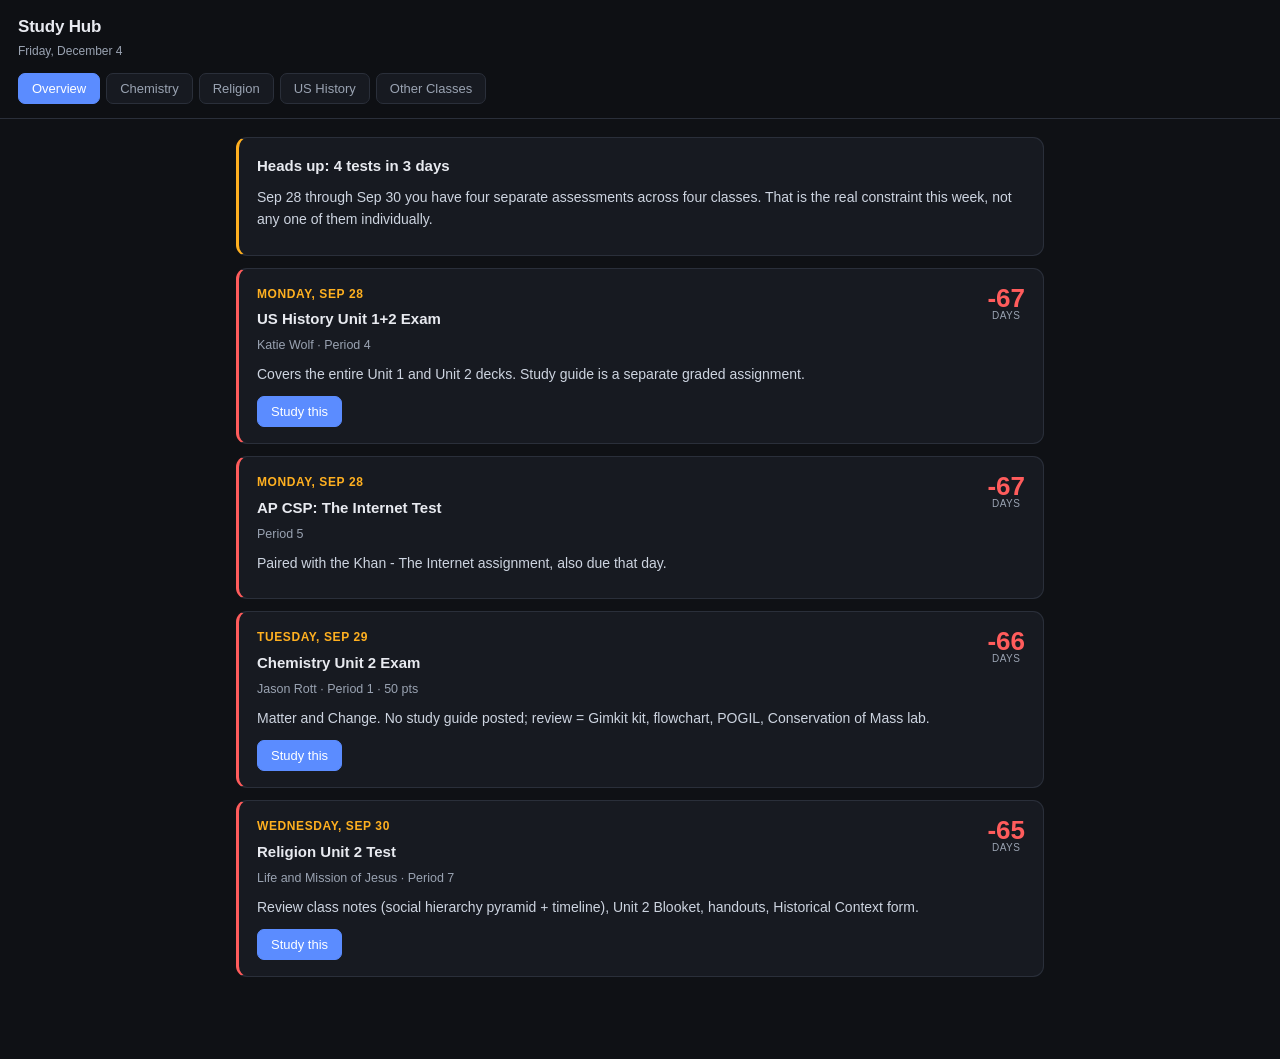
<file: study.html>
<!DOCTYPE html>
<html lang="en">
<head>
<meta charset="utf-8">
<meta name="viewport" content="width=device-width,initial-scale=1">
<meta name="apple-mobile-web-app-capable" content="yes">
<meta name="apple-mobile-web-app-status-bar-style" content="black-translucent">
<title>James · Study Hub</title>
<style>
:root{--bg:#0f1115;--panel:#171a21;--panel2:#1e222b;--line:#2a2f3a;--ink:#e8eaf0;--dim:#9aa3b2;
--accent:#5b8cff;--good:#3ecf8e;--warn:#ffb020;--bad:#ff5c5c;--purple:#a78bfa;}
*{box-sizing:border-box}
body{margin:0;background:var(--bg);color:var(--ink);font:15px/1.55 -apple-system,BlinkMacSystemFont,"Segoe UI",sans-serif;-webkit-text-size-adjust:100%}
header{padding:calc(14px + env(safe-area-inset-top)) 18px 12px;border-bottom:1px solid var(--line);position:sticky;top:0;background:rgba(15,17,21,.97);backdrop-filter:blur(10px);z-index:20}
h1{margin:0;font-size:17px;letter-spacing:-.2px}
.sub{color:var(--dim);font-size:12px;margin-top:2px}
nav{display:flex;gap:6px;margin-top:12px;overflow-x:auto;padding-bottom:2px;-webkit-overflow-scrolling:touch}
nav::-webkit-scrollbar{display:none}
nav button{background:var(--panel);border:1px solid var(--line);color:var(--dim);padding:7px 13px;border-radius:7px;cursor:pointer;font-size:13px;font-weight:500;white-space:nowrap;flex-shrink:0}
nav button.on{background:var(--accent);border-color:var(--accent);color:#fff}
main{max-width:840px;margin:0 auto;padding:18px 16px calc(70px + env(safe-area-inset-bottom))}
.view{display:none}.view.on{display:block}
.card{background:var(--panel);border:1px solid var(--line);border-radius:11px;padding:16px 18px;margin-bottom:12px}
.card h3{margin:0 0 10px;font-size:15px}
.card p{margin:0 0 8px;color:#cdd4e0;font-size:14px}
.exam{border-left:3px solid var(--bad)}
.exam.soon{border-left-color:var(--warn)}
.exam .when{font-size:12px;color:var(--warn);text-transform:uppercase;letter-spacing:.6px;font-weight:600}
.days{float:right;font-size:26px;font-weight:700;line-height:1;color:var(--bad)}
.days small{display:block;font-size:10px;color:var(--dim);text-align:center;font-weight:500;letter-spacing:.5px;text-transform:uppercase}
ul.tight{margin:6px 0 0;padding-left:18px}ul.tight li{margin:3px 0;color:#cdd4e0;font-size:14px}
a{color:var(--accent)}
.btn{display:inline-block;background:var(--panel2);border:1px solid var(--line);color:var(--ink);padding:7px 13px;border-radius:7px;font-size:13px;cursor:pointer;text-decoration:none;margin:3px 4px 0 0}
.btn:hover{border-color:var(--accent)}
.btn.primary{background:var(--accent);border-color:var(--accent);color:#fff}
.bar{display:flex;gap:7px;flex-wrap:wrap;align-items:center;margin-bottom:14px}
select{background:var(--panel);border:1px solid var(--line);color:var(--ink);padding:7px 11px;border-radius:7px;font-size:13px}
.prog{height:4px;background:var(--panel);border-radius:3px;overflow:hidden;margin-bottom:14px}
.prog i{display:block;height:100%;background:var(--accent);width:0;transition:width .25s}
.fc{background:var(--panel);border:1px solid var(--line);border-radius:12px;padding:26px 20px;min-height:210px;display:flex;flex-direction:column;justify-content:center}
.tag{font-size:11px;text-transform:uppercase;letter-spacing:.8px;color:var(--dim);margin-bottom:10px}
.term{font-size:23px;font-weight:600;letter-spacing:-.3px}
.defn{margin-top:15px;padding-top:15px;border-top:1px solid var(--line);color:#cdd4e0;font-size:14.5px}
.defn ul{margin:7px 0 0;padding-left:18px}.defn li{margin:3px 0}
.hint{margin-top:12px;color:var(--warn);font-size:13px;font-style:italic}
.hidden{display:none}
.row{display:flex;gap:7px;margin-top:14px;flex-wrap:wrap}
.q{background:var(--panel);border:1px solid var(--line);border-radius:10px;padding:15px 17px;margin-bottom:11px}
.q h4{margin:0 0 11px;font-size:14.5px;font-weight:600}
.opt{display:block;width:100%;text-align:left;background:var(--panel2);border:1px solid var(--line);color:var(--ink);padding:10px 13px;border-radius:7px;margin-bottom:6px;cursor:pointer;font-size:14px}
.opt.right{border-color:var(--good);background:rgba(62,207,142,.12)}
.opt.wrong{border-color:var(--bad);background:rgba(255,92,92,.12)}
.why{margin-top:9px;font-size:13px;color:var(--dim);border-left:2px solid var(--accent);padding-left:11px}
.stat{font-size:12.5px;color:var(--dim)}.stat b{color:var(--ink);font-size:15px}
table{width:100%;border-collapse:collapse;margin:9px 0;font-size:13px}
th,td{border:1px solid var(--line);padding:7px 9px;text-align:left;vertical-align:top}
th{background:var(--panel2);font-weight:600;color:var(--dim);font-size:11.5px;text-transform:uppercase;letter-spacing:.4px}
.tl{border-left:2px solid var(--line);margin-left:8px;padding-left:18px}
.tl div{position:relative;padding:8px 0;font-size:14px;color:#cdd4e0}
.tl div:before{content:"";position:absolute;left:-24px;top:14px;width:8px;height:8px;border-radius:50%;background:var(--accent)}
.tl b{color:var(--accent);margin-right:7px;font-variant-numeric:tabular-nums}
details summary{cursor:pointer;color:var(--accent);font-size:13px;font-weight:500;padding:3px 0}
.note{background:rgba(255,176,32,.09);border:1px solid rgba(255,176,32,.3);border-radius:9px;padding:12px 15px;margin-bottom:12px;font-size:13.5px;color:#e6d9bd}
.flow{font-family:ui-monospace,SFMono-Regular,Menlo,monospace;font-size:12.5px;line-height:1.75;background:var(--panel2);border:1px solid var(--line);border-radius:9px;padding:14px;overflow-x:auto;color:#cdd4e0;white-space:pre}
.pill{display:inline-block;background:var(--panel2);border:1px solid var(--line);border-radius:20px;padding:3px 10px;font-size:11.5px;color:var(--dim);margin:2px 3px 0 0}
</style>
</head>
<body>
<header>
  <h1>Study Hub</h1>
  <div class="sub" id="today"></div>
  <nav>
    <button class="on" data-v="home">Overview</button>
    <button data-v="chem">Chemistry</button>
    <button data-v="rel">Religion</button>
    <button data-v="ush">US History</button>
    <button data-v="other">Other Classes</button>
  </nav>
</header>
<main>

<section class="view on" id="home"></section>

<section class="view" id="chem">
  <div class="note"><b>Chem Unit 2 Exam</b> &middot; 50 pts, Mastery &middot; due Mon Sep 29 &middot; Mr. Rott. There is no study guide document posted. Mr. Rott's review resources are the Gimkit kit, the matter classification flowchart, the POGIL, and the Conservation of Mass lab. Everything below is pulled from those.</div>
  <div class="bar">
    <button class="btn primary" id="cFc">Flashcards</button>
    <button class="btn" id="cQz">Practice Test</button>
    <button class="btn" id="cRef">Reference</button>
  </div>
  <div id="chemBody"></div>
</section>

<section class="view" id="rel">
  <div class="note"><b>Religion Unit 2 Test</b> &middot; Life and Mission of Jesus &middot; due Wed Sep 30. Ms./Mr.'s posted instructions say to review: class notes (<b>especially the social hierarchy pyramid and the timeline</b>), the Unit 2 Blooket, handouts and reflection notes, and the Historical Context Google Form. No study guide document was posted.</div>
  <div class="note" style="background:rgba(255,92,92,.09);border-color:rgba(255,92,92,.3);color:#f0cfcf"><b>Gap you need to fill yourself:</b> the "26 NT Background" slide deck in Classroom does <b>not</b> contain the social hierarchy pyramid, and it has no single timeline slide. Those came from a paper handout or board work in class. I built a timeline below from the dates scattered through the deck, but check it against your own notes, and get the pyramid from a classmate if you don't have it.</div>
  <div class="bar">
    <button class="btn primary" id="rFc">Flashcards</button>
    <button class="btn" id="rQz">Practice Test</button>
    <button class="btn" id="rRef">Timeline &amp; Groups</button>
  </div>
  <div id="relBody"></div>
</section>

<section class="view" id="ush"></section>
<section class="view" id="other"></section>

</main>
<script src="flash.js?v=6"></script>
<script>
const CAT={
"Matter":"class","Pure Substance":"class","Mixture":"class","Element":"class","Compound":"class",
"Homogeneous Mixture":"class","Heterogeneous Mixture":"class","Phase":"class",
"Atom vs. Element":"particle","Molecule vs. Compound":"particle","Reading Chemical Formulas":"particle","Chemical Bond":"particle",
"Physical Separation":"process","Chemical Separation":"process","Law of Conservation of Mass":"process",
"Open vs. Closed System":"process","Alka Seltzer Reaction":"process","Why the closed bottle loses mass when opened":"process",
"Pax Romana":"rome","Roman Roads and Communication":"rome","Latin vs. Greek":"rome","Roman Citizenship":"rome",
"Slavery in the Empire":"rome","Urbanization / The Cities":"rome","Rome's show of authority":"rome","Emperors who persecuted Christians":"rome",
"Pompey's Conquest (63 B.C.)":"judea","Herod the Great":"judea","Roman Governors":"judea","Pontius Pilate":"judea",
"First Jewish Revolt":"judea","Hebrew Bible Canon":"judea",
"The Temple (history)":"worship","Holy Place vs. Holy of Holies":"worship","Synagogues":"worship","The Imperial Cult":"worship",
"Sadducees":"sect","Pharisees":"sect","Zealots":"sect","Essenes":"sect","Samaritans":"sect","Diaspora Jews":"sect"
};
const ASK={
"Matter":["Define it","Where does it sit on the flowchart?"],
"Pure Substance":["What is true of ALL its particles","Its two sub-types","Homogeneous or heterogeneous?"],
"Mixture":["How many particle types","Bonded or not?","How do you separate it?","How is it written in a formula?"],
"Element":["How many atom types","Roughly how many exist","Two examples","Why does Br<sub>2</sub> still count?"],
"Compound":["How many atom types","Bonded or not?","What kind of change separates it","Two examples"],
"Homogeneous Mixture":["Uniform or not","Its other name","How many phases","Two examples"],
"Heterogeneous Mixture":["Uniform or not","How many phases","Three examples"],
"Physical Separation":["Are bonds broken?","Two methods","Which types of matter it works on"],
"Chemical Separation":["Are bonds broken?","Two methods","Which type of matter needs it"],
"Atom vs. Element":["Which is the particle, which is the substance","State the difference in one sentence"],
"Molecule vs. Compound":["Define each","Which term is broader?","The example that separates them"],
"Reading Chemical Formulas":["What do the letters mean","What do subscripts mean","What does an ampersand mean"],
"Chemical Bond":["What does it do","How is it shown in a drawing"],
"Law of Conservation of Mass":["State the law","Reactants vs products","What actually happens to the atoms"],
"Open vs. Closed System":["What the balance shows in each","WHY they differ","Which one proves the law more easily"],
"Alka Seltzer Reaction":["Write the equation with states","Why is it a CHEMICAL reaction?","Which product causes the mass change"],
"Why the closed bottle loses mass when opened":["What happens the moment you uncap it","What that proves","Confirmed or refuted?"],
"Phase":["Define it","How many for pure substances and solutions","How many for heterogeneous mixtures"],
"Pax Romana":["What the words mean","Which emperor started it","When it ended","How far it stretched"],
"Roman Roads and Communication":["Two things Rome built","Effect on goods and ideas","Why this matters for Christianity later"],
"Latin vs. Greek":["Which region and purpose for each","Which was most commonly spoken"],
"Roman Citizenship":["Who got it automatically","The three rights"],
"Slavery in the Empire":["What percentage of the empire","Could they get out?"],
"Urbanization / The Cities":["State of cities in this period","Two named cities"],
"Rome's show of authority":["The two methods","Rome's stance on Jewish customs &mdash; and the catch"],
"Emperors who persecuted Christians":["The three names","How it ended up","Which emperor reigned when Jesus was born"],
"Pompey's Conquest (63 B.C.)":["The year","What it made Judea"],
"Herod the Great":["His title","Benevolent or not?","The two things he is known for"],
"Roman Governors":["How much authority","The specific power they held"],
"Pontius Pilate":["His role","His exact dates"],
"First Jewish Revolt":["The years","What happened in 70 A.D.","Masada: year and outcome"],
"Hebrew Bible Canon":["The approximate year","Why it happened right then"],
"The Temple (history)":["Who built the first, and when","Who destroyed it, and when","When the second was built","Who enlarged it, and when"],
"Holy Place vs. Holy of Holies":["Who enters each","How often","What the Temple represented"],
"Synagogues":["What event created them","Minimum number of people","Who ran them","Sacrifice or teaching?","What they influenced later"],
"The Imperial Cult":["Least extreme version","Most extreme version","What it depended on","Who was exempt, and why"],
"Sadducees":["Their class","Which text they followed","What ended them, and when"],
"Pharisees":["How they differ from the Sadducees","What they follow beyond the Torah","What they became"],
"Zealots":["Their method","Which war","Which siege"],
"Essenes":["Where they lived","How they lived","What they likely wrote"],
"Samaritans":["How other Jews saw them","Which text they used"],
"Diaspora Jews":["The trigger event and year","Where they went"]
};
/* ============ DATA ============ */
const CHEM=[
{s:"Classification",t:"Matter",h:"The broadest category on the whole flowchart.",d:"Anything that has mass and takes up space. Everything on the classification chart is a type of matter."},
{s:"Classification",t:"Pure Substance",h:"All the particles look the same.",d:"Matter in which <b>all of the particles are identical</b>. Has a fixed composition. Splits into two types: <b>elements</b> and <b>compounds</b>. Pure substances are always homogeneous."},
{s:"Classification",t:"Mixture",h:"More than one type of particle, just physically mixed together.",d:"Matter containing <b>two or more different types of particles</b> that are only physically combined, not chemically bonded. Because there's no chemical bond, a mixture <b>can be separated by physical means</b>. Written with an ampersand, like <code>Cu &amp; Zn</code>."},
{s:"Classification",t:"Element",h:"About 100 of them exist.",d:"A pure substance made of <b>only one type of atom</b>. The simplest unit of matter that still keeps all the properties of that matter. There are about 100 different ones.<br><b>Examples:</b> gold, carbon, silver, Al, Br<sub>2</sub>.<br>Note Br<sub>2</sub> is still an element, not a compound, because both atoms are the same type."},
{s:"Classification",t:"Compound",h:"Two or more DIFFERENT types of atom, bonded.",d:"A pure substance containing <b>two or more different types of atoms chemically bonded</b> together. Separating them requires a <b>chemical</b> change.<br><b>Examples:</b> salt (sodium chloride), water, NaHCO<sub>3</sub>, CO<sub>2</sub>."},
{s:"Classification",t:"Homogeneous Mixture",h:"It has another name you should know.",d:"A mixture that is <b>uniform throughout</b> &mdash; two or more substances mixed in equal proportions everywhere, so you see only one phase. <b>Also called a solution.</b><br><b>Examples:</b> air, Kool-Aid."},
{s:"Classification",t:"Heterogeneous Mixture",h:"You can see the different parts.",d:"A mixture of two or more substances that are <b>easily distinguishable</b> from each other. Not uniform, and can show two or more phases.<br><b>Examples:</b> soil, milk, granite."},
{s:"Classification",t:"Physical Separation",h:"Nothing chemical happens.",d:"A separation method that does <b>not</b> change the composition of the matter &mdash; no chemical bonds are broken or formed.<br><b>Methods:</b> filtering, distillation, straining.<br><b>Works on:</b> mixtures only."},
{s:"Classification",t:"Chemical Separation",h:"Bonds get broken.",d:"A separation that <b>requires a chemical change</b> &mdash; chemical bonds are broken and/or formed, and the substance no longer has the same characteristics as before.<br><b>Methods:</b> decomposition, electrolysis (like splitting water into hydrogen and oxygen in a fuel cell).<br><b>Needed for:</b> compounds."},
{s:"Particles",t:"Atom vs. Element",h:"One is a particle, one is a substance.",d:"An <b>atom</b> is a single smallest particle. An <b>element</b> is a <i>substance</i> made up of only one type of atom. So an atom is the building block; the element is the material built from it."},
{s:"Particles",t:"Molecule vs. Compound",h:"Br<sub>2</sub> is the trick case.",d:"A <b>molecule</b> is two or more atoms held together by chemical bonds &mdash; they can be the <i>same</i> type (Br<sub>2</sub>, O<sub>2</sub>). A <b>compound</b> is specifically made of two or more <i>different</i> types of atoms.<br>So: every compound is a molecule, but not every molecule is a compound."},
{s:"Particles",t:"Reading Chemical Formulas",h:"Letters, subscripts, ampersands.",d:"<ul><li><b>Letters</b> (R, Sq, T in the POGIL) = the type of atom</li><li><b>Subscripts</b> (the small numbers) = how many of that atom are in the molecule</li><li><b>Touching atoms</b> are shown by writing them together = a chemical bond</li><li><b>An ampersand (&amp;)</b> means it's a <b>mixture</b> &mdash; separate substances, not bonded</li></ul>"},
{s:"Particles",t:"Chemical Bond",h:"What's holding touching atoms together?",d:"The force holding two atoms together when they are drawn touching. Bonds are what make a group of atoms a single molecule rather than a mixture of separate particles."},
{s:"Conservation",t:"Law of Conservation of Mass",h:"Nothing is created, nothing is destroyed.",d:"Mass is <b>neither created nor destroyed</b> in a chemical reaction. The total mass of the reactants equals the total mass of the products &mdash; the atoms just get rearranged."},
{s:"Conservation",t:"Open vs. Closed System",h:"Where does the gas go?",d:"<b>Closed system</b> (cap on): gas cannot escape, so the measured mass stays constant and conservation of mass is easy to demonstrate.<br><b>Open system</b> (cap off): gas escapes into the room, so the balance reading <b>appears to drop</b>. Mass wasn't destroyed, it just left the container.<br>This is why the law is easier to prove in a closed system."},
{s:"Conservation",t:"Alka Seltzer Reaction",h:"Know the equation and the gas.",d:"<code>Alka Seltzer (s) + water (l) &rarr; precipitate (s) + water (l) + carbon dioxide (g)</code><br>It's a <b>chemical</b> reaction because new substances are produced &mdash; a precipitate and carbon dioxide gas that weren't there before.<br>The <b>carbon dioxide gas</b> is the whole reason the open condition loses mass."},
{s:"Conservation",t:"Why the closed bottle loses mass when opened",h:"The star on your graph.",d:"While capped, the CO<sub>2</sub> is trapped, so mass stays the same. The instant you remove the cap, the trapped CO<sub>2</sub> escapes and the mass drops to roughly match the open condition. That drop is direct evidence that the missing mass in the open system was gas, not destroyed matter &mdash; which <b>confirms</b> the Law of Conservation of Mass."},
{s:"States",t:"Phase",h:"Count what you can visually distinguish.",d:"A physically distinct portion of a sample. <b>Pure substances and homogeneous mixtures show one phase.</b> <b>Heterogeneous mixtures can show two or more phases.</b> On the Venn worksheet, 'can be two or more phases' belongs to mixtures only."}
];

const REL=[
{s:"Rome",t:"Pax Romana",h:"Two Latin words. Started under one emperor.",d:"\"Roman Peace\" &mdash; the long period of stability established under <b>Augustus Caesar</b>. It lasted until the <b>2nd century A.D.</b> and covered everything from Europe to the ancient Near East. The deck describes Rome in this era as \"like a peacock with feathers extending out.\""},
{s:"Rome",t:"Roman Roads and Communication",h:"Why did ideas spread so fast?",d:"Rome built systems of <b>paved roads</b> connecting the edges of the empire to its center, and established <b>Roman police</b> who kept the roads relatively safe. The result was that exchange of goods and the spread of ideas became seamless &mdash; which later helped Christianity spread."},
{s:"Rome",t:"Latin vs. Greek",h:"One for law, one for business.",d:"<b>Latin</b> was the language of the <b>west</b> and of <b>legal affairs</b>.<br><b>Greek</b> was the language of <b>international affairs and commerce</b>, and was the <b>most common spoken language</b>."},
{s:"Rome",t:"Roman Citizenship",h:"Three rights, and who got it automatically.",d:"Citizenship was a <b>birthright for children born of free marriages</b>. Rights included:<ul><li>Vote</li><li>Hold office</li><li>Appeal to the emperor for disputes</li></ul>"},
{s:"Rome",t:"Slavery in the Empire",h:"A percentage you should memorize.",d:"<b>40% of the empire were slaves.</b> They could buy their freedom, though the notes hedge this as \"kinda.\""},
{s:"Rome",t:"Urbanization / The Cities",h:"Two named cities.",d:"Cities were at their height during this period. Named examples in the notes: the <b>Decapolis</b> and <b>Alexandria</b>."},
{s:"Rome",t:"Rome's show of authority",h:"Two methods.",d:"Rome demonstrated its authority through <b>constant taxation</b> and <b>armed garrisons</b>. Rome respected Jewish local customs, but that respect depended entirely on the political ambitions of whichever leader was appointed."},
{s:"Rome",t:"Emperors who persecuted Christians",h:"Three names.",d:"<b>Nero, Domitian, and Trajan</b> all made several attempts to wipe out Christianity. Eventually Christianity became the <b>official religion of the Roman Empire</b>. Note also that <b>Jesus was born during the reign of Augustus</b>."},
{s:"Judea",t:"Pompey's Conquest (63 B.C.)",h:"The year Judea became Roman.",d:"<b>63 B.C.</b> &mdash; Pompey's conquest made <b>Judea a Roman province</b>."},
{s:"Judea",t:"Herod the Great",h:"Named king of the Jews, and not a nice one.",d:"Ruled Judea and was named <b>king of the Jews</b>. The notes are blunt: he was <b>not benevolent or tolerant</b>. He is best known for <b>urbanization</b> and for <b>enlarging the Temple in Jerusalem</b> (in 10 B.C.)."},
{s:"Judea",t:"Roman Governors",h:"How much power did they have?",d:"Governors held <b>supreme authority</b>, including <b>power over life and death</b>."},
{s:"Judea",t:"Pontius Pilate",h:"Dates matter here.",d:"The most famous Roman governor of Judea, serving <b>26&ndash;36 A.D.</b>"},
{s:"Judea",t:"First Jewish Revolt",h:"Four years, and it ends catastrophically.",d:"<b>66&ndash;70 A.D.</b> Jewish revolutionaries wanted independence from Rome. In <b>70 A.D., Rome destroyed Jerusalem and the Second Temple.</b> <b>Masada</b> fell in <b>74 A.D.</b>, where the Jewish rebels were defeated. A <b>Second Jewish Revolt</b> followed later."},
{s:"Judea",t:"Hebrew Bible Canon",h:"Around 90 A.D.",d:"Around <b>90 A.D.</b>, the <b>Hebrew Bible canon was established</b> &mdash; shortly after the Temple's destruction forced Judaism to reorganize around text rather than sacrifice."},
{s:"Temple",t:"The Temple (history)",h:"Three dates: built, destroyed, rebuilt.",d:"The Temple of Jesus' time was the <b>second</b> built in Jerusalem.<ul><li>First Temple built by <b>King Solomon around 1000 B.C.</b></li><li><b>Destroyed by the Babylonians in 586 B.C.</b>, when much of the Jewish population was deported from Judah to Babylon</li><li><b>Second Temple built in 515 B.C.</b>, later enlarged by <b>Herod the Great in 10 B.C.</b></li></ul>"},
{s:"Temple",t:"Holy Place vs. Holy of Holies",h:"Who goes in, and how often?",d:"<b>Holy Place</b> &mdash; priests entered <b>twice a day</b>.<br><b>Holy of Holies</b> &mdash; the <b>high priest</b> entered <b>once a year</b>.<br>The Temple was both a symbol of Jewish unity and a sacred space where the presence of God abided."},
{s:"Temple",t:"Synagogues",h:"A number: how many men make a quorum?",d:"Emerged in the ancient Near East <b>after the Babylonian invasion of 586 B.C.</b>, when Jews maintained faith and identity by meeting in small congregations.<ul><li>Existed wherever a <b>quorum of 10 males</b> gathered</li><li>Run by <b>adult male Jews</b> of the town</li><li><b>No sacrifices</b> were offered &mdash; <b>teaching substituted for sacrifice</b></li><li>Synagogue worship <b>greatly influenced the liturgy of early Christian churches</b></li></ul>"},
{s:"Temple",t:"The Imperial Cult",h:"It ranged from mild to extreme. And one group got out of it.",d:"At its <b>least extreme</b>, just a pledge of allegiance to the emperor. At its <b>most extreme</b>, an emperor let being thought divine go to his head and forced people to sacrifice to him and praise him. How bad it got <b>depended on the emperor's ego</b>. It gave the Roman army a feeling of <b>pride and unity</b>. <b>Jews were exempt</b>, because they already had their own beliefs and their own God."},
{s:"Groups",t:"Sadducees",h:"Priestly, and they don't survive 70 A.D.",d:"A <b>priestly class</b> that <b>strictly adhered to the Torah</b> (the first 5 books of the Bible) and nothing beyond it. <b>The destruction of the Temple ended their party in 70 A.D.</b>"},
{s:"Groups",t:"Pharisees",h:"The opposite of the Sadducees. Their work survives today.",d:"Described in the notes as the <b>complete opposites of the Sadducees</b>: they followed <b>not only the Torah but also oral tradition</b>. <b>Rabbinic Judaism is the work of the Pharisees</b>, which is why they outlasted the Temple."},
{s:"Groups",t:"Zealots",h:"Violence and one famous fortress.",d:"Strongly opposed Roman rule in Judea. Advocated <b>armed rebellion and violence</b> to achieve Jewish independence. Played a central role in the <b>First Jewish-Roman War</b>, including the <b>defense of Masada</b>."},
{s:"Groups",t:"Essenes",h:"Desert, and a famous set of scrolls.",d:"Practiced <b>communal living and ritual purity near the Dead Sea</b>. Believed to have <b>written the Dead Sea Scrolls</b> before their community was disrupted by the Romans."},
{s:"Groups",t:"Samaritans",h:"A harsh word the notes use.",d:"<b>Not seen as Jews</b> &mdash; the notes record the slur \"half-breeds.\" They followed a <b>similar Torah with some modifications</b>."},
{s:"Groups",t:"Diaspora Jews",h:"What happened after 70 C.E.?",d:"When the Temple was destroyed in <b>70 C.E.</b>, Jews were <b>displaced to Europe, Northern Africa, and the Middle East</b>."}
];

const REL_TL=[
["~1000 B.C.","King Solomon builds the <b>First Temple</b> in Jerusalem."],
["586 B.C.","<b>Babylonians destroy the First Temple.</b> Much of the Jewish population is deported from Judah to Babylon. <b>Synagogues emerge</b> as Jews keep their faith in small congregations."],
["515 B.C.","The <b>Second Temple</b> is built."],
["63 B.C.","<b>Pompey's conquest</b> &mdash; Judea becomes a Roman province."],
["10 B.C.","<b>Herod the Great enlarges</b> the Temple in Jerusalem."],
["Reign of Augustus","<b>Jesus is born.</b> This is also the era of the <b>Pax Romana</b>."],
["26&ndash;36 A.D.","<b>Pontius Pilate</b> serves as governor of Judea."],
["66&ndash;70 A.D.","<b>First Jewish Revolt.</b>"],
["70 A.D.","<b>Rome destroys Jerusalem and the Second Temple.</b> The <b>Sadducees</b> end as a party. The <b>Diaspora</b> scatters Jews to Europe, North Africa, and the Middle East."],
["74 A.D.","<b>Masada falls</b>; the Jewish rebels there are defeated."],
["~90 A.D.","The <b>Hebrew Bible canon</b> is established."],
["2nd century A.D.","<b>Pax Romana ends.</b> A <b>Second Jewish Revolt</b> occurs."]
];

const CLASSES=[
{n:"US History - Sem 1",t:"Katie Wolf",p:"Period 4",work:[["Unit 1+2 Exam","Mon Sep 28, 12:40 PM",1],["AoC vs Constitution Comparison","due today",1]]},
{n:"Chemistry I",t:"Jason Rott",p:"Period 1",work:[["Unit 2 Exam (50 pts, Mastery)","Tue Sep 29",1]]},
{n:"Life and Mission of Jesus",t:"",p:"Period 7",work:[["Unit 2 Test","Wed Sep 30",1],["World of Jesus Game Debrief","due today 11:59 PM",1],["Class Reflection","Mon Nov 30",0]]},
{n:"AP Computer Science: Principles",t:"",p:"Period 5",work:[["The Internet - test","Mon Sep 28",1],["Khan - The Internet","Mon Sep 28",1],["Internet KWL chart","no due date",0]]},
{n:"English 10",t:"",p:"Period 8",work:[["Read + annotate Ch. 3","Mon Sep 28",1],["GrammarFlip + Membean Cycle 4","Mon Sep 28",1],["Emerson &amp; Thoreau annotations","no due date",0]]},
{n:"Algebra II - Honors",t:"Mr. Kaplan",p:"Period 6",work:[["2.1.4 CYU","due today 11:59 PM",1],["Match My Parabola","no due date",0],["Ch. 2 Quiz #2","Tue Oct 27",0],["Ch. 2 Test","Mon Nov 2",0]]},
{n:"Spanish II",t:"",p:"Period 3",work:[["Welcome Survey","no due date",0]]}
];

/* ============ HOME ============ */
function daysUntil(m,d){const now=new Date();const t=new Date(now.getFullYear(),m-1,d);return Math.ceil((t-new Date(now.getFullYear(),now.getMonth(),now.getDate()))/864e5);}
const EXAMS=[{n:"US History Unit 1+2 Exam",c:"Katie Wolf · Period 4",m:9,d:28,note:"Covers the entire Unit 1 and Unit 2 decks. Study guide is a separate graded assignment.",link:"ush"},
{n:"AP CSP: The Internet Test",c:"Period 5",m:9,d:28,note:"Paired with the Khan - The Internet assignment, also due that day.",link:null},
{n:"Chemistry Unit 2 Exam",c:"Jason Rott · Period 1 · 50 pts",m:9,d:29,note:"Matter and Change. No study guide posted; review = Gimkit kit, flowchart, POGIL, Conservation of Mass lab.",link:"chem"},
{n:"Religion Unit 2 Test",c:"Life and Mission of Jesus · Period 7",m:9,d:30,note:"Review class notes (social hierarchy pyramid + timeline), Unit 2 Blooket, handouts, Historical Context form.",link:"rel"}];

document.getElementById("today").textContent=new Date().toLocaleDateString(undefined,{weekday:'long',month:'long',day:'numeric'});
document.getElementById("home").innerHTML=
'<div class="card" style="border-left:3px solid var(--warn)"><h3>Heads up: 4 tests in 3 days</h3><p>Sep 28 through Sep 30 you have four separate assessments across four classes. That is the real constraint this week, not any one of them individually.</p></div>'
+EXAMS.map(e=>{const n=daysUntil(e.m,e.d);
return '<div class="card exam'+(n>2?' soon':'')+'"><div class="days">'+n+'<small>day'+(n===1?'':'s')+'</small></div>'
+'<div class="when">'+new Date(new Date().getFullYear(),e.m-1,e.d).toLocaleDateString(undefined,{weekday:'long',month:'short',day:'numeric'})+'</div>'
+'<h3 style="margin:4px 0 6px">'+e.n+'</h3><p style="font-size:12.5px;color:var(--dim)">'+e.c+'</p><p>'+e.note+'</p>'
+(e.link?'<button class="btn primary" onclick="go(\''+e.link+'\')">Study this</button>':'')+'</div>';}).join('');

/* ============ ENGINE ============ */
function toCards(data){return data.map(x=>({s:x.s,t:x.t,h:x.h,d:x.d,a:ASK[x.t]||null,cat:CAT[x.t]||'concept'}))}
function mkFlash(host,data,key){
  Flash.mount({host:host,deckId:key.slice(0,1)==='c'?'chem':'rel',cards:toCards(data)});
  return;
  /* legacy engine below, unused */
  let deck=data.slice(),pos=0,known=new Set();
  const secs=[...new Set(data.map(x=>x.s))];
  host.innerHTML='<div class="bar"><select id="'+key+'sel"><option value="all">All topics ('+data.length+')</option>'
    +secs.map(s=>'<option value="'+s+'">'+s+'</option>').join('')
    +'</select><button class="btn" id="'+key+'sh">Shuffle</button><span class="stat">Known <b id="'+key+'k">0</b> · Left <b id="'+key+'l">'+data.length+'</b></span></div>'
    +'<div class="prog"><i id="'+key+'bar"></i></div>'
    +'<div class="fc"><div class="tag" id="'+key+'tag"></div><div class="term" id="'+key+'t"></div><div class="hint hidden" id="'+key+'h"></div><div class="defn hidden" id="'+key+'d"></div></div>'
    +'<div class="row"><button class="btn" id="'+key+'hb">Hint</button><button class="btn primary" id="'+key+'f">Reveal</button><button class="btn" id="'+key+'a">Review again</button><button class="btn" id="'+key+'g">I knew it →</button></div>';
  const g=id=>document.getElementById(key+id);
  function rebuild(){const v=g('sel').value;deck=data.filter(x=>v==='all'||x.s===v);pos=0;known.clear();draw();}
  function draw(){if(!deck.length)return;if(pos>=deck.length)pos=0;const c=deck[pos];
    g('tag').textContent=c.s+'  —  '+(pos+1)+' / '+deck.length;
    g('t').innerHTML=c.t;g('d').innerHTML=c.d;g('h').innerHTML=c.h;
    g('d').classList.add('hidden');g('h').classList.add('hidden');
    g('k').textContent=known.size;g('l').textContent=deck.length-known.size;
    g('bar').style.width=(known.size/deck.length*100)+'%';}
  g('f').onclick=()=>g('d').classList.toggle('hidden');
  g('hb').onclick=()=>g('h').classList.toggle('hidden');
  g('g').onclick=()=>{known.add(deck[pos].t);pos++;draw();};
  g('a').onclick=()=>{const c=deck.splice(pos,1)[0];deck.push(c);draw();};
  g('sh').onclick=()=>{deck.sort(()=>Math.random()-.5);pos=0;draw();};
  g('sel').onchange=rebuild;rebuild();
}
function strip(h){const d=document.createElement('div');d.innerHTML=h;return d.textContent;}
function firstSent(h){const t=strip(h).trim();const m=t.match(/^[^.]+\./);return m?m[0]:t.slice(0,150);}
function mkQuiz(host,data,key){
  Flash.quiz({host:host,deckId:key.slice(0,1)==='c'?'chem':'rel',cards:toCards(data),count:20});
  return;
  /* legacy engine below, unused */
  const n=Math.min(15,data.length);
  host.innerHTML='<div class="bar"><button class="btn primary" id="'+key+'new">New '+n+'-question test</button><span class="stat">Score <b id="'+key+'sc">0 / 0</b></span></div><div id="'+key+'body"></div>';
  const g=id=>document.getElementById(key+id);
  let sc=0,dn=0;
  function build(){sc=0;dn=0;g('sc').textContent='0 / 0';
    const pool=data.slice().sort(()=>Math.random()-.5).slice(0,n);const b=g('body');b.innerHTML='';
    pool.forEach((c,i)=>{
      const wrong=data.filter(x=>x.t!==c.t).sort(()=>Math.random()-.5).slice(0,3);
      const opts=[c,...wrong].sort(()=>Math.random()-.5);
      const div=document.createElement('div');div.className='q';
      div.innerHTML='<h4>'+(i+1)+'. '+firstSent(c.d)+'</h4>';
      opts.forEach(o=>{const btn=document.createElement('button');btn.className='opt';btn.innerHTML=o.t;
        btn.onclick=()=>{[...div.querySelectorAll('.opt')].forEach(x=>{x.disabled=true;if(strip(x.innerHTML)===strip(c.t))x.classList.add('right');});
          if(o.t!==c.t)btn.classList.add('wrong');else sc++;dn++;g('sc').textContent=sc+' / '+dn;
          const w=document.createElement('div');w.className='why';w.innerHTML='<b>'+c.t+':</b> '+c.d;div.appendChild(w);};
        div.appendChild(btn);});
      b.appendChild(div);});}
  g('new').onclick=build;build();
}

const CHEM_REF='<div class="card"><h3>The Classification of Matter Flowchart</h3><p>This is the exact decision tree from Mr. Rott\'s handout. If you can redraw this from memory you can answer most of the exam.</p><div class="flow">                        MATTER\n                          |\n        Can it be separated by physical means?\n            |                          |\n           YES                        NO\n            |                          |\n         MIXTURE                 PURE SUBSTANCE\n            |                          |\n  Is it uniform throughout?   Can it be broken into simpler\n            |                 substances by chemical means?\n     |             |             |             |\n    YES           NO            YES            NO\n     |             |             |             |\nHOMOGENEOUS   HETEROGENEOUS  COMPOUND       ELEMENT\n  MIXTURE        MIXTURE\n(a solution)</div></div>'
+'<div class="card"><h3>Venn Diagram Answer Key</h3><p>From the Classifying Matter worksheet. Each letter goes in one region:</p><table><tr><th>Region</th><th>Letters</th><th>Meaning</th></tr>'
+'<tr><td><b>Elements only</b></td><td>B, H</td><td>Only one type of atom; about 100 different ones</td></tr>'
+'<tr><td><b>Compounds only</b></td><td>I, K</td><td>Two elements joined by chemical bonds; can be broken down by chemical change</td></tr>'
+'<tr><td><b>Mixtures only</b></td><td>E, G, J</td><td>Can be homogeneous; can be two or more phases; can be separated by physical change</td></tr>'
+'<tr><td><b>Elements + Compounds</b></td><td>A, D</td><td>Pure substance; always homogeneous</td></tr>'
+'<tr><td><b>Compounds + Mixtures</b></td><td>C</td><td>Two or more types of atom</td></tr>'
+'<tr><td><b>All three</b></td><td>F</td><td>Matter</td></tr></table></div>'
+'<div class="card"><h3>Formula Practice (POGIL Q13)</h3><table><tr><th>Formula</th><th>Answer</th><th>Why</th></tr>'
+'<tr><td>Br<sub>2</sub></td><td>Element</td><td>One type of atom, even though there are two of them</td></tr>'
+'<tr><td>NaHCO<sub>3</sub></td><td>Compound</td><td>Three different atom types, all bonded</td></tr>'
+'<tr><td>C<sub>6</sub>H<sub>12</sub>O<sub>6</sub> &amp; H<sub>2</sub>O</td><td>Mixture</td><td>The ampersand means two separate substances</td></tr>'
+'<tr><td>Cu &amp; Zn</td><td>Mixture</td><td>Ampersand again — two elements sitting together, not bonded</td></tr>'
+'<tr><td>CO<sub>2</sub></td><td>Compound</td><td>Carbon and oxygen bonded</td></tr>'
+'<tr><td>Al</td><td>Element</td><td>A single atom type</td></tr></table>'
+'<p style="margin-top:10px"><b>The rule:</b> ampersand → mixture. No ampersand, one letter type → element. No ampersand, two or more letter types → compound.</p></div>'
+'<div class="card"><h3>Separation: which method for which matter?</h3><table><tr><th></th><th>Physical separation</th><th>Chemical separation</th></tr>'
+'<tr><th>Methods</th><td>Filtering, distillation, straining</td><td>Decomposition, electrolysis</td></tr>'
+'<tr><th>Bonds broken?</th><td>No</td><td>Yes</td></tr>'
+'<tr><th>Works on</th><td>Mixtures</td><td>Compounds</td></tr>'
+'<tr><th>Example</th><td>Straining pasta from water</td><td>Fuel cell splitting water into H and O</td></tr></table>'
+'<p style="margin-top:10px"><b>Elements cannot be broken down by either method.</b> That is what makes them elements.</p></div>'
+'<div class="card"><h3>Conservation of Mass Lab &mdash; the conclusion logic</h3><p>The exam is likely to ask you to reason through this, not just recall it:</p><ul class="tight">'
+'<li><b>Open condition</b> (cap off): mass <b>decreases</b> over the 5 minutes</li>'
+'<li><b>Closed condition</b> (cap on): mass stays <b>constant</b></li>'
+'<li><b>Why:</b> the reaction produces <b>carbon dioxide gas</b>. In the open bottle it escapes into the room. In the closed bottle it is trapped, so it still counts on the balance.</li>'
+'<li><b>The star on the graph:</b> when you uncap the closed bottle, its mass drops to about the open bottle\'s value. That is the proof.</li>'
+'<li><b>Conclusion:</b> results <b>confirm</b> the Law of Conservation of Mass. The mass was never destroyed, it just left the system as gas.</li>'
+'<li><b>Sources of error:</b> spilling, splashing, delay before the first reading, gas escaping before the cap was on, balance drift.</li></ul></div>';

const REL_REF='<div class="card"><h3>Unit 2 Timeline</h3><p>Reconstructed from the dates in the "26 NT Background" deck. Verify against your class notes.</p><div class="tl">'
+REL_TL.map(r=>'<div><b>'+r[0]+'</b>'+r[1]+'</div>').join('')+'</div></div>'
+'<div class="card"><h3>The Religious Groups, Side by Side</h3><table><tr><th>Group</th><th>Core belief / practice</th><th>Key fact</th></tr>'
+'<tr><td><b>Sadducees</b></td><td>Priestly class; strictly the Torah (first 5 books) only</td><td>Ended in 70 A.D. with the Temple\'s destruction</td></tr>'
+'<tr><td><b>Pharisees</b></td><td>Torah <i>and</i> oral tradition</td><td>Rabbinic Judaism is their work; described as the complete opposite of the Sadducees</td></tr>'
+'<tr><td><b>Zealots</b></td><td>Armed rebellion and violence against Roman rule</td><td>Central to the First Jewish-Roman War; defended Masada</td></tr>'
+'<tr><td><b>Essenes</b></td><td>Communal living and ritual purity near the Dead Sea</td><td>Believed to have written the Dead Sea Scrolls</td></tr>'
+'<tr><td><b>Samaritans</b></td><td>A similar Torah with modifications</td><td>Not accepted as Jews</td></tr>'
+'<tr><td><b>Diaspora Jews</b></td><td>Jews living outside Judea</td><td>Scattered to Europe, N. Africa, Middle East after 70 C.E.</td></tr></table>'
+'<p style="margin-top:10px"><b>Memory hook:</b> Sadducees = <b>S</b>criptural and <b>S</b>toppedin70. Pharisees = <b>P</b>lus oral tradition. Zealots = <b>Z</b>ealous/violent. Essenes = <b>E</b>remites in the desert.</p></div>'
+'<div class="card"><h3>Temple vs. Synagogue</h3><table><tr><th></th><th>Temple</th><th>Synagogue</th></tr>'
+'<tr><th>Where</th><td>Only in Jerusalem</td><td>Anywhere 10 adult males gathered</td></tr>'
+'<tr><th>Origin</th><td>Solomon ~1000 B.C.; rebuilt 515 B.C.</td><td>After the Babylonian invasion, 586 B.C.</td></tr>'
+'<tr><th>Sacrifice?</th><td>Yes — its central function</td><td>No — teaching substituted for sacrifice</td></tr>'
+'<tr><th>Run by</th><td>Priests and the high priest</td><td>Adult male Jews of the town</td></tr>'
+'<tr><th>Legacy</th><td>Symbol of Jewish unity; God\'s presence abided there</td><td>Greatly influenced early Christian liturgy</td></tr></table></div>'
+'<div class="card"><h3>Essay-ready connections</h3>'
+'<details><summary>How did Roman infrastructure help Christianity spread?</summary><p>Paved roads connected the whole empire and Roman police kept them relatively safe, so goods and ideas moved seamlessly. Greek was the most common spoken language, giving missionaries a shared tongue across regions. The Pax Romana meant stability for travel. All of this was built for Roman control but ended up being the delivery system for a new religion.</p></details>'
+'<details><summary>Why did the Pharisees survive 70 A.D. when the Sadducees did not?</summary><p>The Sadducees were a priestly class whose identity and authority ran through the Temple and its sacrifices, so when Rome destroyed the Temple their party ended. The Pharisees followed oral tradition alongside the Torah, which meant their religious practice did not depend on a building. That portability became Rabbinic Judaism.</p></details>'
+'<details><summary>Why were Jews exempt from the imperial cult?</summary><p>The imperial cult ranged from a pledge of allegiance to forced sacrifice to a self-deifying emperor. Rome allowed Jews to practice their religion and respected local Jewish customs, so Jews were exempt because they already had their own God and their own established beliefs. Note the notes\' caveat: that respect depended entirely on the political ambitions of whoever was appointed.</p></details>'
+'<details><summary>What made the Temple so significant beyond worship?</summary><p>It was a symbol of Jewish unity and a sacred space where the presence of God abided. Its layered access told you the whole social-religious structure: ordinary priests entered the Holy Place twice daily, but only the high priest entered the Holy of Holies, only once a year. Destroying it in 70 A.D. therefore did not just remove a building, it ended the Sadducees, forced the canon to be fixed around 90 A.D., and scattered the Diaspora.</p></details></div>';

/* ============ OTHER + USH ============ */
document.getElementById("other").innerHTML=CLASSES.map(c=>
'<div class="card"><h3>'+c.n+'</h3><p style="font-size:12.5px;color:var(--dim)">'+[c.t,c.p].filter(Boolean).join(' · ')+'</p>'
+'<ul class="tight">'+c.work.map(w=>'<li>'+w[0]+' <span class="pill">'+w[1]+'</span></li>').join('')+'</ul></div>').join('');

document.getElementById("ush").innerHTML=
'<div class="card"><h3>US History Unit 1+2 Exam</h3><p>Monday Sep 28, 12:40 PM · Katie Wolf · Period 4</p>'
+'<p>The full trainer for this one already exists as its own page: 40 terms, practice test, a 29-event timeline, six comparison charts, and all 15 study guide discussion questions with checklists.</p>'
+'<a class="btn primary" href="ush.html">Open the US History trainer</a></div>'
+'<div class="card"><h3>What it covers</h3><ul class="tight">'
+'<li><b>Unit 1:</b> historical thinking, Native creation stories, Age of Exploration, Columbian Exchange, Spanish/French/English colonization, the 13 colonies by region</li>'
+'<li><b>Unit 2:</b> French &amp; Indian War through the taxes, Boston Massacre, the war and its battles, Articles of Confederation, Constitutional Convention, Federalists vs. Anti-Federalists, Bill of Rights, Washington\'s presidency</li></ul></div>';

/* ============ NAV ============ */
let built={};
function go(v){
  document.querySelectorAll("nav button").forEach(x=>x.classList.toggle('on',x.dataset.v===v));
  document.querySelectorAll(".view").forEach(x=>x.classList.toggle('on',x.id===v));
  window.scrollTo(0,0);
}
document.querySelectorAll("nav button").forEach(b=>b.onclick=()=>go(b.dataset.v));
const cb=document.getElementById('chemBody'),rb=document.getElementById('relBody');
function setBar(ids,active){ids.forEach(i=>document.getElementById(i).classList.toggle('primary',i===active));}
document.getElementById('cFc').onclick=()=>{setBar(['cFc','cQz','cRef'],'cFc');mkFlash(cb,CHEM,'cf');};
document.getElementById('cQz').onclick=()=>{setBar(['cFc','cQz','cRef'],'cQz');mkQuiz(cb,CHEM,'cq');};
document.getElementById('cRef').onclick=()=>{setBar(['cFc','cQz','cRef'],'cRef');cb.innerHTML=CHEM_REF;};
document.getElementById('rFc').onclick=()=>{setBar(['rFc','rQz','rRef'],'rFc');mkFlash(rb,REL,'rf');};
document.getElementById('rQz').onclick=()=>{setBar(['rFc','rQz','rRef'],'rQz');mkQuiz(rb,REL,'rq');};
document.getElementById('rRef').onclick=()=>{setBar(['rFc','rQz','rRef'],'rRef');rb.innerHTML=REL_REF;};
mkFlash(cb,CHEM,'cf');mkFlash(rb,REL,'rf');
</script>
</body>
</html>
</file>
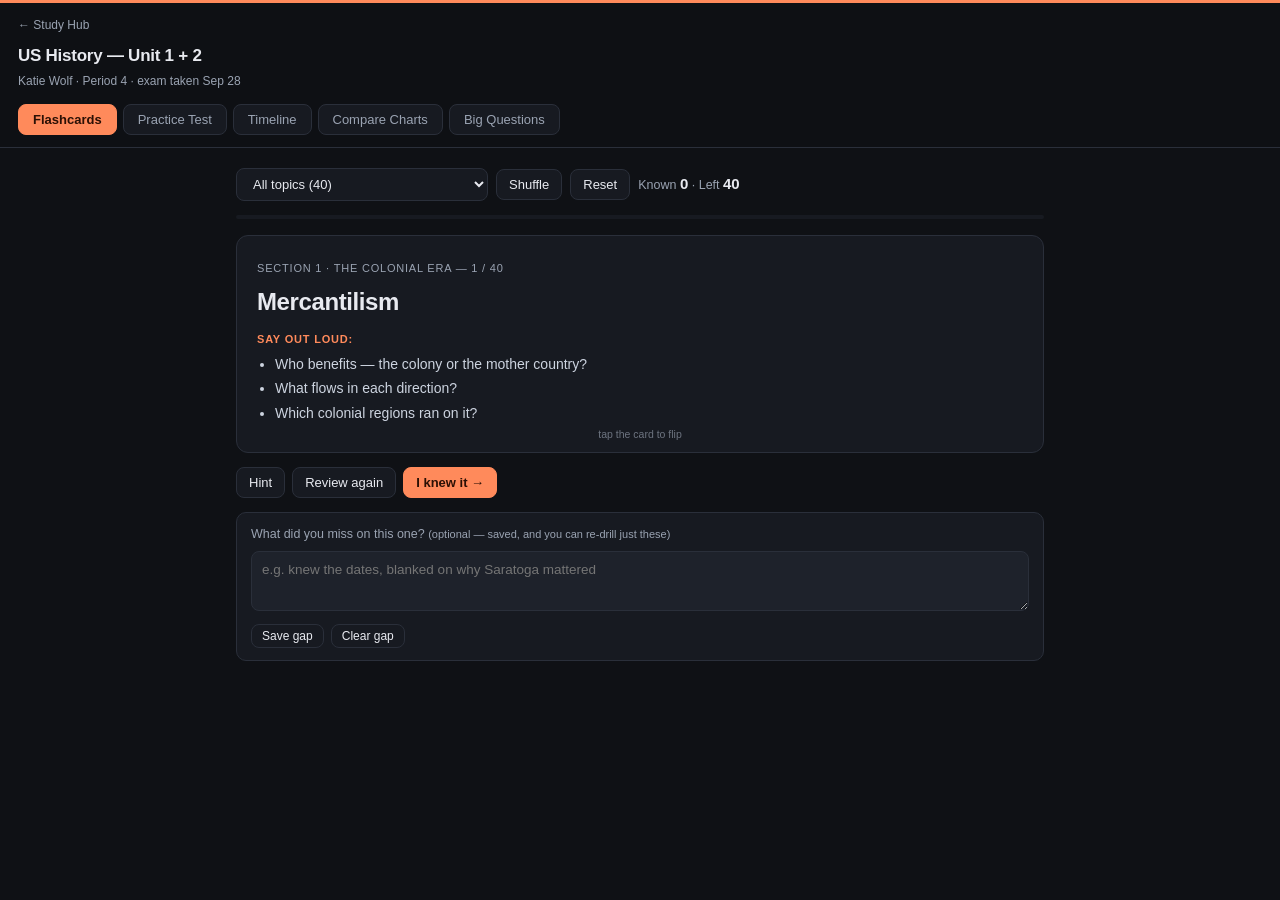
<file: ush.html>
<!DOCTYPE html>
<html lang="en">
<head>
<meta charset="utf-8">
<meta name="viewport" content="width=device-width,initial-scale=1">
<title>USH Unit 1+2 Study Trainer</title>
<link rel="stylesheet" href="trainer.css?v=1">
<style>:root{--accent:#ff8a5b;--accent-ink:#2b1005}</style>
</head>
<body>
<header>
  <a class="back" href="index.html">&larr; Study Hub</a>
  <h1>US History &mdash; Unit 1 + 2</h1>
  <div class="sub">Katie Wolf &middot; Period 4 &middot; exam taken Sep 28</div>
  <nav>
    <button class="on" data-v="fc">Flashcards</button>
    <button data-v="qz">Practice Test</button>
    <button data-v="tl">Timeline</button>
    <button data-v="cmp">Compare Charts</button>
    <button data-v="essay">Big Questions</button>
  </nav>
</header>
<main>

<section class="view on" id="fc"><div id="fcHost"></div></section>

<section class="view" id="qz"><div id="qzHost"></div></section>

<section class="view" id="tl"></section>
<section class="view" id="cmp"></section>
<section class="view" id="essay"></section>

</main>
<script src="flash.js?v=7"></script>
<script>
/* category controls which wrong answers a question is allowed to offer */
const CAT={
"Crispus Attucks":"person","John Adams":"person","Thomas Jefferson":"person","George Washington":"person",
"Lexington and Concord":"battle","Battle of Bunker Hill":"battle","Battle of Saratoga":"battle","Battle of Yorktown":"battle",
"Sugar Act":"law","Stamp Act":"law","Townshend Acts":"law","Intolerable Acts":"law",
"The Columbian Exchange":"event","French and Indian War":"event","Boston Massacre":"event","Boston Tea Party":"event","Shays' Rebellion":"event",
"Common Sense":"document","Treaty of Paris (1783)":"document","Articles of Confederation":"document","Bill of Rights":"document",
"Puritans":"group","Sons of Liberty":"group","Patriots":"group","Loyalists":"group","Federalists":"group","Anti-Federalists":"group","Continental Congress":"group",
"New Jersey Plan":"plan","Virginia Plan":"plan","The Great Compromise":"plan","3/5ths Compromise":"plan",
"Roanoke":"place","Jamestown":"place","New England Colonies":"place","Middle Colonies":"place","Southern Colonies":"place",
"Mercantilism":"concept","Cash Crops":"concept","Tar and Feathering":"concept"
};
const ASK={
"Mercantilism":["Who benefits &mdash; the colony or the mother country?","What flows in each direction?","Which colonial regions ran on it?"],
"The Columbian Exchange":["What went TO the Americas?","What came BACK to Europe?","Which direction was deadlier, and roughly how deadly?"],
"Roanoke":["First, or successful? (careful)","What happened to it?","The one piece of evidence left behind"],
"Jamestown":["Year and present-day state","What makes it different from Roanoke","Which people helped it survive"],
"New England Colonies":["Which four colonies","Geography and climate","Who settled, and how tolerant were they","Economy and main city"],
"Middle Colonies":["Which four colonies","Its two nicknames","Religion compared with New England","Main crops and cities"],
"Southern Colonies":["Which five colonies","Climate: one advantage, one danger","Economy and labor system","Name its elected assembly"],
"Puritans":["Where they settled and why","How tolerant were they?","Who led Massachusetts Bay, and his famous line"],
"Sugar Act":["Year","What exactly it taxed","Its two other names"],
"Cash Crops":["Define it in one line","Southern ones","Middle Colony ones"],
"French and Indian War":["Years, and its other name","Who fought, and who won","What started it","Why WINNING created Britain's problem"],
"Boston Massacre":["Exact date","What set it off","How many died","Why it pushed the colonies toward revolution"],
"Common Sense":["Author and exact date","What form of government it argued for","Why its writing style mattered"],
"Crispus Attucks":["Which event","His background","Why he is remembered"],
"Sons of Liberty":["Who founded it","What they opposed","Two things they actually did"],
"John Adams":["His job during the Revolution","His job after","Was he at the Constitutional Convention? Why not?"],
"Townshend Acts":["Year, and who it is named after","The five taxed goods","The two things it led to"],
"Continental Congress":["What it was a reaction to","Year, and how many colonies attended","What it sent to King George III"],
"Intolerable Acts":["Year, and how many laws","Which colony was punished, and for what","The harshest specific measure"],
"Tar and Feathering":["Who it was done to","Why colonists used it"],
"Stamp Act":["Year","What it taxed","What happened to it &mdash; and the catch that came with the repeal"],
"Boston Tea Party":["Year, and which act caused it","Who did it and what they did","Britain's response"],
"Thomas Jefferson":["What he wrote and when","What that document actually argues","The hypocrisy Wolf points out","Why he missed 1787"],
"George Washington":["His three separate roles across both units","His early war strategy in one phrase","How he became president"],
"Lexington and Concord":["Year and state","Its significance","Who warned them"],
"Battle of Bunker Hill":["Date and state","Who won","Which campaign it belongs to"],
"Battle of Saratoga":["Date and state","Who won","The ONE consequence that decides the whole war"],
"Battle of Yorktown":["Date and state","Who surrendered, and how much","What it led to"],
"Patriots":["Which side","What they wanted"],
"Loyalists":["Which side","What they wanted"],
"Treaty of Paris (1783)":["Year","What it ended","What it formally recognized","Which other treaty do NOT confuse it with?"],
"Articles of Confederation":["What it was","FOUR things the federal government COULD do","FOUR things it COULD NOT do","What was structurally missing"],
"Shays' Rebellion":["Years and state","Who led it, and his background","What it convinced people the country needed"],
"New Jersey Plan":["Which states backed it","One house or two? Votes per state?","What it kept, and what it fixed"],
"Virginia Plan":["Which states backed it","Who wrote it, and his nickname","One house or two? Representation based on what?","What it did to the Articles"],
"The Great Compromise":["Which state introduced it","What each house does","Why LARGE states accepted it","Why SMALL states accepted it"],
"3/5ths Compromise":["The question it answered","The exact ratio","Who wanted what, and why"],
"Federalists":["For or against the Constitution","Their three leaders","Their main argument","Their one big weakness","Who supported them"],
"Anti-Federalists":["For or against","Their two leaders","Their fears about the new government","What they ultimately won"],
"Bill of Rights":["Year, and how many amendments","Which side forced it into existence","Total amendments since then"]
};
const TERMS=[
{s:1,t:"Mercantilism",h:"Think about WHO benefits: the colony or the mother country?",d:"Economic system where colonies exist to enrich the mother country. Colonies ship raw materials to England, England sends back manufactured goods that colonists must buy. New England and the Middle Colonies both operated under it."},
{s:1,t:"The Columbian Exchange",h:"It went BOTH directions, and one direction was far deadlier.",d:"The transfer of people, plants, animals, diseases, and ideas between the Old World and the New World after 1492.<ul><li><b>To the Americas:</b> smallpox, whooping cough, measles, chicken pox, horses, cattle, pigs, goats, metal tools, Christianity</li><li><b>To Europe:</b> corn, tomatoes, peppers, chocolate, pineapples, sweet potatoes, tobacco, gold/silver, medicines (quinine, anesthetics, muscle relaxants, aspirin)</li></ul>"},
{s:1,t:"Roanoke",h:"Two carved words are the only evidence left.",d:"England's FIRST attempt at a colony, and it failed. Known as \"The Lost Colony\" because the settlers vanished. The only evidence left behind was \"CRO\" and \"CROATOAN\" carved near the settlement."},
{s:1,t:"Jamestown",h:"A local tribe is the reason it survived.",d:"The first SUCCESSFUL English settlement, founded 1608 in present-day Virginia. The local Powhatan people helped it thrive."},
{s:1,t:"New England Colonies",h:"Four colonies. Rocky soil, cold winters, and a church at the center.",d:"<b>Massachusetts, New Hampshire, Rhode Island, Connecticut.</b><ul><li><b>Geography:</b> rocky hilly soil, narrow coastal plain, heavy forests, bays and harbors, Appalachians to the west</li><li><b>Climate:</b> long harsh winters, short growing season</li><li><b>Settlers:</b> Pilgrims (Mayflower 1620) and Puritans; the Great Migration</li><li><b>Religion:</b> mostly Puritan, NOT tolerant, central to everything</li><li><b>Gov't:</b> governor/legislature/courts + town meetings (direct democracy)</li><li><b>Economy:</b> fishing, whaling, shipbuilding, rum, sea trade, furs. Farming unproductive. City: Boston</li></ul>"},
{s:1,t:"Middle Colonies",h:"Two nicknames: one about bread, one about a cooking pot.",d:"<b>New York, Pennsylvania, New Jersey, Delaware.</b><ul><li><b>Geography:</b> Hudson and Delaware Rivers, rich fertile land, bays and harbors</li><li><b>Climate:</b> mild, long growing season</li><li><b>Settlers:</b> Scandinavians, Germans, Scots, Irish, African indentured servants, Puritans &mdash; the \"Melting Pot\"</li><li><b>Religion:</b> mostly TOLERATED &mdash; Quakers, Baptists, Anglicans, Lutherans, Mennonites, Jews</li><li><b>Economy:</b> the \"Breadbasket Colonies\" &mdash; wheat, barley, rye; iron manufacturing, watches, guns, glassware. Cities: Philadelphia, New York</li></ul>"},
{s:1,t:"Southern Colonies",h:"Warm, flat, and built on one labor system.",d:"<b>Maryland, Virginia, North Carolina, South Carolina, Georgia.</b><ul><li><b>Geography:</b> flat low Tidewater plains, rich soil, backcountry small farms toward the Appalachians</li><li><b>Climate:</b> warm, hot humid summers, mild winters &mdash; no brutal winters, but the moist heat carried killer diseases</li><li><b>Economy:</b> large plantations, cash crops (tobacco, rice, indigo, cotton), SLAVERY. Little manufacturing</li><li><b>Gov't:</b> royal colonies, governor chosen by the King; House of Burgesses (elected assembly)</li><li><b>Religion:</b> mixed (Baptists, Anglicans), minor role &mdash; the focus was profit</li></ul>"},
{s:1,t:"Puritans",h:"\"A city upon a hill.\"",d:"English Protestants/Separatists who settled New England seeking to purify the church. Religion was central to colonial life and they were NOT tolerant of other faiths. John Winthrop led the Massachusetts Bay Colony (11 ships, 1,000 people) and preached the \"city upon a hill\" sermon. Church and state cooperated closely."},
{s:1,t:"Sugar Act",h:"1764. Also called the Plantation Act or Revenue Act.",d:"A strongly enforced tax on sugar, molasses, and other products imported into the American colonies from NON-British Caribbean sources. Also called the Plantation Act or the Revenue Act. Passed 1764 to help pay off French and Indian War debt."},
{s:1,t:"Cash Crops",h:"Grown to sell, not to eat.",d:"Crops grown for sale and profit rather than for the farmer's own use.<ul><li><b>South:</b> tobacco, rice, indigo, cotton</li><li><b>Middle:</b> wheat, barley, rye (the grain that made them the Breadbasket)</li></ul>"},
{s:1,t:"French and Indian War",h:"Britain won, and that's exactly what caused the problem.",d:"1754&ndash;1763, known in Europe as the Seven Years' War. France's expansion into the Ohio River Valley clashed with British colonial claims, leading Britain to declare war in 1756. <b>Britain won</b> and expelled France from North America &mdash; but came out buried in war debt. Paying that debt through colonial taxes, plus the Proclamation of 1763 blocking westward settlement, is what began pulling the colonies and England apart."},

{s:2,t:"Boston Massacre",h:"March 5, 1770. Five dead. It started with a snowball fight.",d:"March 5, 1770. A protest against the Townshend Acts and the British troops stationed in Boston turned violent &mdash; what began as a snowball fight ended with British soldiers firing into the crowd, killing five colonists. Became powerful anti-British propaganda and pushed the colonies closer to revolution."},
{s:2,t:"Common Sense",h:"January 10, 1776. A pamphlet, not a book.",d:"A pamphlet published January 10, 1776 by radical <b>Thomas Paine</b>. It called for a republic and made the case for outright independence from Britain in plain language ordinary colonists could read. Inspired the delegates at the Philadelphia Convention."},
{s:2,t:"Crispus Attucks",h:"One of the five.",d:"One of the five colonists killed at the Boston Massacre on March 5, 1770. Of African and Native American descent, he is often remembered as the first casualty of the American Revolution."},
{s:2,t:"Sons of Liberty",h:"Founded by a man named Adams (not John).",d:"An organization created by <b>Samuel Adams</b>. A group of revolutionaries who resisted British taxation and advocated for colonists' rights, often through boycotts, intimidation of tax collectors, and direct action like the Boston Tea Party."},
{s:2,t:"John Adams",h:"His Revolutionary-era job was logistics, not fighting.",d:"A Founding Father who worked as part of the Continental Congress to provide funds and supplies for the war effort. Later became the first Vice President under Washington. He was NOT at the Constitutional Convention &mdash; he was in Great Britain."},
{s:2,t:"Townshend Acts",h:"1767. Five specific goods, one of which caused a famous party.",d:"1767. Charles Townshend became the new British treasurer and imposed indirect taxes on <b>glass, lead, paint, paper, and tea</b>. Colonists responded with boycotts, Britain sent troops to keep control, and that troop presence led directly to the Boston Massacre in 1770."},
{s:2,t:"Continental Congress",h:"It was a reaction to a specific set of 1774 laws.",d:"Created in response to the Intolerable Acts. The <b>First Continental Congress (1774)</b> brought delegates from 12 colonies together in Philadelphia; they sent a letter of grievances to King George III. It became the governing body that coordinated the war effort."},
{s:2,t:"Intolerable Acts",h:"Four laws, one punished city, one closed harbor.",d:"1774. A series of FOUR laws passed by British Parliament to punish the colony of Massachusetts Bay for the Boston Tea Party. They closed Boston Harbor. The colonial response was the First Continental Congress and the Committees of Correspondence."},
{s:2,t:"Tar and Feathering",h:"A punishment, not a policy.",d:"A violent and painful public punishment colonists used against British tax officials &mdash; hot tar poured on the victim followed by feathers. A form of intimidation protest meant to make enforcing British taxes impossible."},
{s:2,t:"Stamp Act",h:"1765. It taxed paper itself.",d:"An act of British Parliament in 1765 that raised revenue by imposing a stamp duty on newspapers and legal and commercial documents. Colonial opposition was so fierce it was repealed in 1766 &mdash; but the repeal came with the Declaratory Act asserting Parliament's right to tax the colonies anyway."},
{s:2,t:"Boston Tea Party",h:"1773, and it was a response to a tax that actually made tea cheaper.",d:"December 1773. In protest of the Tea Act, colonists (Sons of Liberty) boarded British ships and dumped chests of tea into Boston Harbor. Britain retaliated with the Intolerable Acts in 1774."},
{s:2,t:"Thomas Jefferson",h:"He wrote the most famous document of 1776 and missed the most famous meeting of 1787.",d:"Wrote the <b>Declaration of Independence</b>, approved July 4, 1776 &mdash; an \"explanation\" of independence that listed the misdeeds of King George III. Note the hypocrisy angle Mrs. Wolf raises: \"all men are created equal\" while hundreds of thousands were enslaved. He missed the Constitutional Convention (he was in France) and later served as Washington's Secretary of State."},
{s:2,t:"George Washington",h:"Three separate roles across both units.",d:"<b>General of the Continental Army</b> &mdash; understood what needed to happen for America to win; his early strategy was simply \"don't lose.\" Later <b>President of the Constitutional Convention</b> (1787), then <b>first U.S. President</b>, unanimously chosen by the electoral college."},
{s:2,t:"Lexington and Concord",h:"1775. Massachusetts. A midnight ride warned them.",d:"1775, in <b>Massachusetts</b>. The first battles of the American Revolution &mdash; \"the shot heard round the world.\" Paul Revere's famous midnight ride warned the colonists the British were coming."},
{s:2,t:"Battle of Bunker Hill",h:"May 1775. A British win, but a costly one.",d:"May 1775 in Massachusetts. Part of the Northern Campaign (1775&ndash;77), which went badly for the colonists. A British victory."},
{s:2,t:"Battle of Saratoga",h:"The single most important answer in Unit 2.",d:"<b>October 1777, New York. THE TURNING POINT OF THE WAR.</b> The American victory convinced <b>France to become a U.S. ally</b> &mdash; and French naval power, money, and supplies are what ultimately made independence possible."},
{s:2,t:"Battle of Yorktown",h:"October 1781. An entire army surrendered.",d:"October 1781 in Virginia. A huge American victory where <b>General Cornwallis surrendered his entire army</b>. British communication failures contributed to the defeat. After Yorktown, British desire to continue the war collapsed, leading to the Treaty of Paris."},
{s:2,t:"Patriots",h:"Pick a side.",d:"Colonists who supported independence from Britain and backed the Revolution."},
{s:2,t:"Loyalists",h:"The other side.",d:"Colonists who remained loyal to the British Crown and opposed the Revolution."},

{s:3,t:"Treaty of Paris (1783)",h:"Don't confuse it with the 1763 one.",d:"Signed 1783. Formally ended the American Revolution and recognized <b>America as its own independent nation</b>. It followed the British collapse after Yorktown."},
{s:3,t:"Articles of Confederation",h:"Make two lists: what it COULD do, and what it COULDN'T.",d:"America's first constitution. Created a loose confederation of sovereign states with a very weak central government, leaving most power with the states.<ul><li><b>Federal gov't COULD:</b> declare war, make treaties, borrow money, send diplomats abroad</li><li><b>Federal gov't COULD NOT:</b> regulate trade/commerce, collect taxes, enforce laws, issue currency</li><li>No executive branch, no national court system; any amendment needed all 13 states to agree</li></ul>The design came straight from what the writers hated about England: taxation without representation, an all-powerful central government, and a king who could change laws at will."},
{s:3,t:"Shays' Rebellion",h:"A farmer, a veteran of Bunker Hill, and a lot of courthouses.",d:"1786&ndash;1787. A series of violent attacks on courthouses and government property in <b>Massachusetts</b>, led by <b>Daniel Shays</b>, a farmer and former soldier who had fought at Bunker Hill. It escalated into full military confrontation and convinced Americans the nation needed a <b>stronger central government</b> &mdash; which is what led to the Constitutional Convention."},
{s:3,t:"New Jersey Plan",h:"Small states. One house, one vote.",d:"The <b>small state plan</b>. Proposed a <b>unicameral</b> (one-house) legislature with <b>one vote per state</b> &mdash; meaning 13 votes total. Essentially kept the Articles of Confederation but fixed obvious problems: Congress could tax if a majority of states approved, there would be a plural executive elected by Congress (recallable, one term only), and states would have to follow federal law."},
{s:3,t:"Virginia Plan",h:"Large states. Written by the Father of the Constitution.",d:"The <b>large state plan</b>, written by <b>James Madison</b>. Wanted to REPLACE the Articles of Confederation entirely with a <b>bicameral</b> (two-house) Congress where representation was apportioned <b>by population</b> &mdash; better for populous states. Became the framework for the whole Constitution, which is why Madison is called the Father of the Constitution. Small states objected (no term limits specified, and replacing the Articles looked like treason to some), creating a stalemate."},
{s:3,t:"The Great Compromise",h:"Introduced by a New England state. It gave both sides what they wanted.",d:"Introduced by <b>Connecticut</b>. Created a <b>bicameral legislature</b> that satisfied both plans:<ul><li><b>Upper house (Senate)</b> &mdash; EQUAL vote per state &rarr; small states happy</li><li><b>Lower house (House of Representatives)</b> &mdash; representation by POPULATION &rarr; large states happy</li></ul>"},
{s:3,t:"3/5ths Compromise",h:"It's about who counts toward population.",d:"Settled the question of who counted toward a state's population for representation: <b>one enslaved person counted as 3/5 of a person</b>. A compromise between Southern states wanting enslaved people counted for representation and Northern states objecting."},
{s:3,t:"Federalists",h:"Pro-Constitution. Three famous authors.",d:"<b>Supporters of the Constitution</b> who favored a strong central government with the power to enforce laws.<ul><li><b>Leaders:</b> Alexander Hamilton, James Madison, John Jay</li><li><b>Wanted:</b> powerful central gov't, two-house legislature, representative democracy</li><li><b>Argued:</b> the Articles were too weak; a stronger national gov't was needed to solve domestic problems and preserve the Union</li><li><b>Support:</b> Atlantic coast, large cities, merchants, elites</li><li><b>Advantage:</b> strong leaders, better organized. <b>Weakness:</b> no bill of rights</li><li>Wrote the <b>Federalist Papers</b> (No. 10 = defends republican gov't against mob rule; No. 51 = checks and balances; both Madison)</li></ul>"},
{s:3,t:"Anti-Federalists",h:"Anti-Constitution. They lost the fight but won the first ten amendments.",d:"<b>Opponents of the Constitution.</b><ul><li><b>Leaders:</b> Patrick Henry, Sam Adams</li><li><b>Feared:</b> the national gov't was too strong and states would lose power; no protection for basic freedoms; a President who could be re-elected forever, like a king</li><li><b>Wanted:</b> stronger state gov'ts, frequent elections, smaller districts, more direct democracy</li><li><b>Support:</b> backcountry/western frontier settlers, small farmers, state politicians</li><li><b>Weakness:</b> poorly organized, not united in their arguments</li><li>Their pressure is the reason the <b>Bill of Rights</b> exists</li></ul>"},
{s:3,t:"Bill of Rights",h:"1791. A number you should know cold.",d:"The <b>first 10 amendments</b> to the Constitution, added in <b>1791</b>. Came about in large part because of <b>Anti-Federalist</b> demands for written protection of basic freedoms. Context Mrs. Wolf gives: the U.S. Constitution has only been amended 27 times total, while France went through 14 constitutions in the same period."}
];

const TIMELINE=[
["1754-63","French and Indian War (Seven Years' War). Britain wins, gains land, and ends up deep in debt."],
["1763","Proclamation of 1763 &mdash; Britain forbids colonists from settling in the Ohio Valley."],
["1764","Sugar Act &mdash; taxes on sugar and molasses."],
["1765","Stamp Act &mdash; colonists must buy stamps for all printed material."],
["1765","Quartering Act &mdash; colonists must house and feed British soldiers."],
["1766","Stamp Act repealed after colonial opposition."],
["1767","Declaratory Act &mdash; Parliament ends the Stamp and Sugar Acts but asserts its right to tax the colonies."],
["1767","Townshend Acts &mdash; taxes on paint, glass, lead, paper, and tea."],
["1770","<b>Boston Massacre</b> &mdash; a snowball fight escalates; British soldiers kill five Americans."],
["1773","Tea Act &mdash; tax on tea."],
["1773","<b>Boston Tea Party</b> &mdash; colonists dump tea into Boston Harbor."],
["1774","Intolerable Acts &mdash; Britain punishes Boston, closes the harbor."],
["1774","First Continental Congress &mdash; delegates from 12 colonies write to King George III."],
["1775","<b>Lexington and Concord</b> &mdash; the American Revolution begins (Massachusetts)."],
["1775","Bunker Hill, Massachusetts &mdash; British victory."],
["1776","Sept-Dec: Battle of Long Island, New York &mdash; British win, but Washington escapes."],
["1776","Jan 10: <b>Common Sense</b> published by Thomas Paine."],
["1776","July 4: <b>Declaration of Independence</b> approved."],
["1776-77","Dec/Jan: Trenton and Princeton, New Jersey &mdash; American victories."],
["1777","Oct: <b>Saratoga, New York &mdash; THE TURNING POINT.</b> France allies with the U.S."],
["1781","Oct: <b>Yorktown, Virginia</b> &mdash; Cornwallis surrenders his entire army."],
["1783","<b>Treaty of Paris</b> &mdash; war ends, U.S. recognized as an independent nation."],
["1786-87","<b>Shays' Rebellion</b> in Massachusetts exposes the weakness of the Articles."],
["1787","May-Sept: <b>Constitutional Convention</b>, Philadelphia. 55 delegates, every state but Rhode Island."],
["1788","The Constitution is ratified by 9 of 13 states (New Hampshire puts it over the top)."],
["1789","George Washington elected President, John Adams Vice President. Judiciary Act passed."],
["1791","<b>Bill of Rights</b> added &mdash; first 10 amendments."],
["1791-94","Whiskey Rebellion &mdash; Washington handles it cleanly, unlike Shays' under the Articles."],
["1796","Washington's Farewell Address &mdash; two-term precedent, warns against permanent alliances, political parties, and sectionalism."]
];

/* ---------- Flashcards ---------- */
const $=id=>document.getElementById(id);
const SECN=["","Section 1 \u00b7 The Colonial Era","Section 2 \u00b7 Declaring Independence","Section 3 \u00b7 The New Republic"];
const FCARDS=TERMS.map(x=>({s:SECN[x.s],t:x.t,h:x.h,d:x.d,a:ASK[x.t]||null,cat:CAT[x.t]||'concept'}));
function buildDeck(){
  Flash.mount({host:$("fcHost"),cards:FCARDS,deckId:"ush"});
}


/* ---------- Which colony was in which group ---------- */
const REGIONS={
 "New England":["Massachusetts","New Hampshire","Rhode Island","Connecticut"],
 "Middle":["New York","Pennsylvania","New Jersey","Delaware"],
 "Southern":["Maryland","Virginia","North Carolina","South Carolina","Georgia"]
};
const NUMW={4:"four",5:"five"};
function shuf(a){return a.slice().sort(()=>Math.random()-.5)}
function regionOf(c){for(const r in REGIONS)if(REGIONS[r].indexOf(c)>=0)return r;return null}
function outside(region){let o=[];for(const r in REGIONS)if(r!==region)o=o.concat(REGIONS[r]);return o}
function fullList(region){return REGIONS[region].join(", ")}
/* "Which list is exactly the four New England Colonies?" — wrong lists swap in 1-2 real
   colonies from other groups, so you can't spot the answer by shape alone */
function qList(region){
  const right=REGIONS[region], pool=outside(region);
  const correct=shuf(right).join(", ");
  const wrongs=[];let guard=0;
  while(wrongs.length<3&&guard++<80){
    const n=Math.random()<0.55?1:2;
    const cand=shuf(shuf(right).slice(0,right.length-n).concat(shuf(pool).slice(0,n))).join(", ");
    if(cand!==correct&&wrongs.indexOf(cand)<0)wrongs.push(cand);
  }
  return {topic:"Members of the "+region+" Colonies",
    q:"Which list is exactly the "+NUMW[right.length]+" <b>"+region+" Colonies</b>?",
    choices:shuf([{label:correct,right:true}].concat(wrongs.map(w=>({label:w,right:false})))),
    why:"<b>"+region+" Colonies:</b> "+fullList(region)+"."};
}
function qNot(region){
  const right=REGIONS[region], intruder=shuf(outside(region))[0];
  return {topic:"Members of the "+region+" Colonies",
    q:"Which of these was <b>NOT</b> one of the "+region+" Colonies?",
    choices:shuf(shuf(right).slice(0,3).map(x=>({label:x,right:false})).concat([{label:intruder,right:true}])),
    why:"<b>"+intruder+"</b> was a "+regionOf(intruder)+" colony. The "+region+" Colonies were "+fullList(region)+"."};
}
function qWhich(){
  let all=[];for(const r in REGIONS)all=all.concat(REGIONS[r]);
  const c=shuf(all)[0], r=regionOf(c);
  return {topic:"Which group: "+c,
    q:"<b>"+c+"</b> belonged to which group?",
    choices:shuf(Object.keys(REGIONS).map(x=>({label:x+" Colonies",right:x===r}))),
    why:"<b>"+c+"</b> was one of the "+r+" Colonies: "+fullList(r)+"."};
}
function qCount(){
  const r=shuf(Object.keys(REGIONS))[0], n=REGIONS[r].length;
  const nums=shuf([3,4,5,6].filter(x=>x!==n)).slice(0,3).concat([n]);
  return {topic:"Size of the "+r+" Colonies",
    q:"How many colonies were in the <b>"+r+" Colonies</b>?",
    choices:shuf(nums).map(x=>({label:String(x),right:x===n})),
    why:"The "+r+" Colonies had "+n+": "+fullList(r)+"."};
}
function colonyExtras(){
  const regions=shuf(Object.keys(REGIONS));
  return shuf([qList(regions[0]),qList(regions[1]),qNot(shuf(Object.keys(REGIONS))[0]),qWhich(),qWhich(),qCount()]);
}
/* ---------- Quiz ---------- */
function newQuiz(){Flash.quiz({host:$("qzHost"),cards:FCARDS,deckId:"ush",count:20,extras:colonyExtras});}

/* ---------- Static views ---------- */
$("tl").innerHTML='<div class="score">Mrs. Wolf gave you an explicit timeline slide on Day 3. Dates she is most likely to ask for are bolded.</div><div class="tl">'+
  TIMELINE.map(r=>'<div><b>'+r[0]+'</b>'+r[1]+'</div>').join("")+'</div>';

$("cmp").innerHTML=`
<div class="big"><h3>The Three Colonial Regions</h3>
<table><tr><th></th><th>New England</th><th>Middle</th><th>Southern</th></tr>
<tr><th>Colonies</th><td>Massachusetts, New Hampshire, Rhode Island, Connecticut</td><td>New York, Pennsylvania, New Jersey, Delaware</td><td>Maryland, Virginia, North Carolina, South Carolina, Georgia</td></tr>
<tr><th>Geography</th><td>Rocky, hilly, forested, narrow coastal plain</td><td>Rich fertile land, Hudson &amp; Delaware Rivers</td><td>Flat low Tidewater plains, rich soil, backcountry</td></tr>
<tr><th>Climate</th><td>Cold, long harsh winters, short growing season</td><td>Mild, long growing season</td><td>Warm, hot humid summers, mild winters</td></tr>
<tr><th>Who settled</th><td>Pilgrims &amp; Puritans</td><td>Melting pot: Germans, Scots, Irish, Scandinavians, Dutch</td><td>Planters seeking cheap land and profit</td></tr>
<tr><th>Religion</th><td>Puritan, NOT tolerant, central</td><td>Very tolerant, many denominations</td><td>Mixed, minor role &mdash; profit was the focus</td></tr>
<tr><th>Government</th><td>Town meetings (direct democracy)</td><td>Proprietor-chosen governors, assemblies</td><td>Royal colonies, King picks governor; House of Burgesses</td></tr>
<tr><th>Economy</th><td>Fishing, whaling, shipbuilding, rum, trade</td><td>Breadbasket: wheat, barley, rye; iron &amp; crafts</td><td>Plantations, cash crops, slavery</td></tr>
<tr><th>Cities</th><td>Boston</td><td>Philadelphia, New York</td><td>&mdash;</td></tr></table></div>

<div class="big"><h3>Spanish vs. French vs. English Colonization</h3>
<table><tr><th></th><th>Spanish</th><th>French</th><th>English</th></tr>
<tr><th>Goal</th><td>Gold, silver, glory, conversion</td><td>Fur trade</td><td>Settlement, land, religious freedom</td></tr>
<tr><th>Native relations</th><td>Exploitative &mdash; encomienda forced labor, conquest</td><td>Cooperative &mdash; Natives as valued trading partners</td><td>Mixed &mdash; help at first (Powhatan), then conflict over land</td></tr>
<tr><th>Settlement</th><td>~500k by 1650, mostly unmarried men; mestizos/mulattos</td><td>Little effort to encourage settlement</td><td>Whole families, permanent communities</td></tr>
<tr><th>Key figures/places</th><td>Ponce de Leon (Florida), de Soto (the Southeast), Coronado (the Southwest), St. Augustine 1565, Santa Fe, las Casas</td><td>Champlain, Quebec 1608, St. Lawrence, Great Lakes, Mississippi</td><td>Roanoke (failed), Jamestown 1608</td></tr>
<tr><th>Weakness</th><td>Lust for gold over trade centers &mdash; no lasting U.S. settlements</td><td>Too few settlers to hold territory</td><td>Distinct, disunified colonies</td></tr></table></div>

<div class="big"><h3>Virginia Plan vs. New Jersey Plan vs. The Great Compromise</h3>
<table><tr><th></th><th>Virginia Plan</th><th>New Jersey Plan</th><th>Great Compromise</th></tr>
<tr><th>Backed by</th><td>Large states</td><td>Small states</td><td>Introduced by Connecticut</td></tr>
<tr><th>Author</th><td>James Madison</td><td>&mdash;</td><td>&mdash;</td></tr>
<tr><th>Legislature</th><td>Bicameral (two houses)</td><td>Unicameral (one house)</td><td>Bicameral</td></tr>
<tr><th>Representation</th><td>By population</td><td>One vote per state (13 total)</td><td>Senate = equal; House = by population</td></tr>
<tr><th>Articles?</th><td>Replace them entirely</td><td>Keep, but patch the worst flaws</td><td>New Constitution</td></tr></table></div>

<div class="big"><h3>Federalists vs. Anti-Federalists</h3>
<table><tr><th></th><th>Federalists</th><th>Anti-Federalists</th></tr>
<tr><th>Leaders</th><td>Hamilton, Madison, Jay</td><td>Patrick Henry, Sam Adams</td></tr>
<tr><th>Position</th><td>Supported the Constitution</td><td>Opposed the Constitution</td></tr>
<tr><th>Wanted</th><td>Powerful central gov't, 2-house legislature, representative democracy</td><td>Stronger states, frequent elections, smaller districts, more direct democracy</td></tr>
<tr><th>Argument</th><td>Articles too weak; strong national gov't needed to preserve the Union</td><td>National gov't too strong; states lose power; no list of rights</td></tr>
<tr><th>Advantages</th><td>Strong leaders, better organized</td><td>Appealed to popular distrust of gov't from colonial experience</td></tr>
<tr><th>Disadvantages</th><td>Lacked a bill of rights</td><td>Poorly organized</td></tr>
<tr><th>Support base</th><td>Atlantic coast, large cities, merchants, elites</td><td>Backcountry settlers, small farmers, state politicians</td></tr></table></div>

<div class="big"><h3>British vs. American Advantages in the War</h3>
<table><tr><th>British</th><th>American</th></tr>
<tr><td>Superior navy</td><td>Home-field environment / knew the land</td></tr>
<tr><td>Well supplied (food, equipment, ammunition)</td><td>Grand cause: independence, rights, liberty</td></tr>
<tr><td>Well paid and better trained</td><td>Surprisingly effective leadership</td></tr>
<tr><td>Native American and Hessian (German) allies</td><td>Time was on their side; Britain already in debt</td></tr>
<tr><td></td><td><b>The French alliance</b> (after Saratoga)</td></tr></table></div>

<div class="big"><h3>Articles of Confederation vs. The Constitution</h3>
<table><tr><th></th><th>Articles of Confederation</th><th>Constitution</th></tr>
<tr><th>Legislature</th><td>Unicameral, one vote per state</td><td>Bicameral: Senate (equal) + House (population)</td></tr>
<tr><th>Taxes</th><td>Cannot collect</td><td>Federal gov't can tax</td></tr>
<tr><th>Trade</th><td>Cannot regulate commerce</td><td>Can regulate interstate and foreign trade</td></tr>
<tr><th>Executive</th><td>None</td><td>President</td></tr>
<tr><th>Courts</th><td>No national court system</td><td>Federal judiciary</td></tr>
<tr><th>Currency</th><td>Cannot issue</td><td>Can issue</td></tr>
<tr><th>Enforcing laws</th><td>Cannot</td><td>Can</td></tr>
<tr><th>Amendments</th><td>All 13 states must agree</td><td>Supermajority process</td></tr>
<tr><th>Ratification</th><td>&mdash;</td><td>9 of 13 states</td></tr>
<tr><th>Rights</th><td>None listed</td><td>Bill of Rights added 1791</td></tr></table></div>`;

$("essay").innerHTML=`
<div class="score">These are the 15 discussion questions from your study guide. Try answering out loud first, then open the prompt to check whether you hit the points Mrs. Wolf's slides emphasize. The prompts are checklists, not scripts &mdash; write them in your own words.</div>

<div class="big"><h3>Section 1 &mdash; The Colonial Era</h3>
<details><summary>1. Reasons the British began settling in the colonies</summary><p>Did you cover: 17th-century population boom &middot; competition for land, food, and jobs creating a mobile vagrant population &middot; religious freedom after the Protestant Reformation &middot; search for the Northwest Passage &middot; safer seas after the defeat of the Spanish Armada &middot; poor European economy &middot; opportunity for land, especially for younger sons shut out by the Law of Primogeniture?</p></details>
<details><summary>2. Why the Northern colonies didn't need slavery as badly</summary><p>Build the answer off GEOGRAPHY and CLIMATE, not attitude. New England: rocky hilly soil, short growing season, long harsh winters &rarr; farming unproductive &rarr; no large plantations &rarr; economy based on fishing, whaling, shipbuilding, rum, and trade, which family and wage labor could handle. The South: warm climate, long growing season, flat fertile Tidewater soil &rarr; huge plantations growing labor-intensive cash crops (tobacco, rice, indigo, cotton) &rarr; enormous demand for forced labor.</p></details>
<details><summary>3. Similarities and differences among the three regions</summary><p>Use the Compare Charts tab. Hit all seven categories: colonies included, geography, climate, who settled, religion, government, economy. Similarity thread: all had English-style governor/legislature/courts and had to obey Parliament; all had bays and harbors and the Appalachians to the west.</p></details>
<details><summary>4. Products / economic activity by colony</summary><p>New England: fish, whale oil, ships, rum, furs, sea trade. Middle: wheat, barley, rye (Breadbasket), iron manufacturing, watches, guns, locks, cloth, glassware, hats, furs. Southern: tobacco, rice, indigo, cotton &mdash; plus forests, wetlands, and coastal fisheries.</p></details>
<details><summary>5. How the French and Indian War pulled the colonies and England apart</summary><p>Britain won but was left with enormous debt &rarr; Parliament decided the colonies should pay for their own defense &rarr; Sugar, Stamp, Quartering, Townshend Acts. Add the Proclamation of 1763, which blocked settlement in the Ohio Valley the colonists thought they had just fought for. Colonists resented paying taxes passed by a Parliament they had no representation in. Also note the Albany Congress and the "Join, or Die" flag as an early push toward colonial unity.</p></details></div>

<div class="big"><h3>Section 2 &mdash; Declaring Independence</h3>
<details><summary>1. Colonist actions in reaction to the British, 1765&ndash;1780</summary><p>Boycotts of British goods &middot; tarring and feathering tax collectors &middot; Boston Tea Party &middot; Sons of Liberty (Samuel Adams) &middot; Committees of Correspondence &middot; First Continental Congress &middot; and eventually armed resistance at Lexington and Concord.</p></details>
<details><summary>2. What created a new American identity</summary><p>Shared grievances and shared enemy &middot; "no taxation without representation" as a common slogan &middot; intercolonial communication through Committees of Correspondence and the Continental Congress &middot; Common Sense making independence a popular idea in plain language &middot; the Declaration of Independence &middot; fighting a war together and winning it.</p></details>
<details><summary>3. Strengths and weaknesses of both sides</summary><p>See the Compare Charts tab. For weaknesses, flip each list: Britain was fighting 3,000 miles from home in unfamiliar terrain with poor communication (which cost them Yorktown), and was already in debt. America had no navy, poor supply, untrained troops, and no money.</p></details>
<details><summary>4. Why Saratoga is the turning point</summary><p>One sentence matters most: the American victory at Saratoga (October 1777, New York) convinced FRANCE to become an ally. French naval power, financing, and supplies gave America protection on the Atlantic and the resources to keep fighting &mdash; the slides call the French the key factor in the war.</p></details>
<details><summary>5. Lasting effects of the American Revolution</summary><p>An independent nation recognized by the Treaty of Paris (1783) &middot; the need to build a government from scratch &rarr; Articles of Confederation &rarr; Constitution &middot; a new American identity &middot; ideals of liberty and equality that sat in open contradiction with slavery.</p></details>
<details><summary>6. Paine's message in Common Sense</summary><p>Published Jan 10, 1776. Argued for a REPUBLIC and for full independence rather than reconciliation, written in language ordinary colonists could read. It inspired those at the Philadelphia Convention and helped shift public opinion from protest to revolution.</p></details></div>

<div class="big"><h3>Section 3 &mdash; The New Republic</h3>
<details><summary>1. Strengths and weaknesses of the Articles of Confederation</summary><p>Strengths: it worked as a wartime alliance, could declare war, make treaties, borrow money, send diplomats; it protected states from the tyranny they'd just fought. Weaknesses: no power to tax, regulate trade, enforce laws, or issue currency; no executive; no national courts; amendments required all 13 states. Shays' Rebellion exposed all of it.</p></details>
<details><summary>2. The Constitutional Convention &mdash; what, who, outcome</summary><p>Why: to revise the Articles. What: they wrote an entirely new Constitution instead. When: May&ndash;September 1787. Where: Philadelphia, the Statehouse (Independence Hall). Who: 55 delegates from every state EXCEPT Rhode Island &mdash; white, wealthy, mostly lawyers, average age 42. Washington presided, Madison took the notes, Hamilton pushed for it, Franklin was the elder statesman. Absent: Jefferson (France), John Adams (Britain), Sam Adams (not chosen), Patrick Henry (opposed).</p></details>
<details><summary>3. Why the Great Compromise satisfied large AND small states</summary><p>Because it gave each side one house. Large states got the House of Representatives apportioned by population (the Virginia Plan's core demand). Small states got the Senate with an equal vote per state (the New Jersey Plan's core demand). Neither side had to fully surrender.</p></details>
<details><summary>4. Constitution vs. Articles &mdash; what changed</summary><p>Work down the Compare Charts table: taxation, trade regulation, executive branch, national courts, currency, law enforcement, amendment process, ratification threshold, and the Bill of Rights. The through-line: the Constitution fixed the Articles' central flaw, which was a federal government with responsibilities but no power to carry them out.</p></details></div>`;

document.querySelectorAll("nav button").forEach(b=>{
  b.onclick=()=>{
    document.querySelectorAll("nav button").forEach(x=>x.classList.remove("on"));
    document.querySelectorAll(".view").forEach(x=>x.classList.remove("on"));
    b.classList.add("on");document.getElementById(b.dataset.v).classList.add("on");
  };
});
buildDeck();newQuiz();
</script>
</body>
</html>
</file>
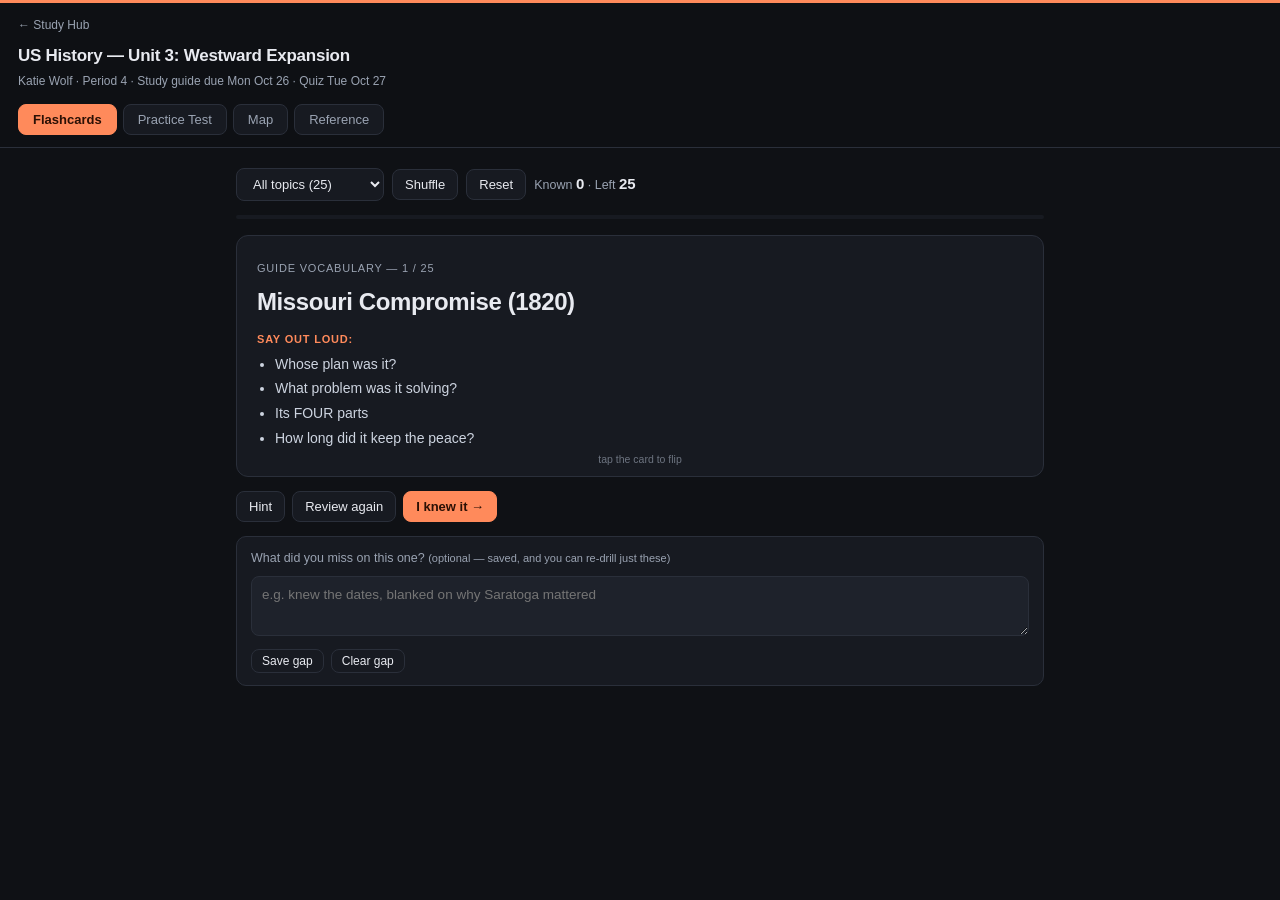
<file: ush3.html>
<!DOCTYPE html>
<html lang="en">
<head>
<meta charset="utf-8">
<meta name="viewport" content="width=device-width,initial-scale=1,viewport-fit=cover">
<meta name="apple-mobile-web-app-capable" content="yes">
<meta name="apple-mobile-web-app-status-bar-style" content="black-translucent">
<title>US History Unit 3 - Westward Expansion</title>
<link rel="stylesheet" href="trainer.css?v=1">
<style>
:root{--accent:#ff8a5b;--accent-ink:#2b1005}
.mapwrap{position:relative;max-width:883px;margin:0 auto 12px;border-radius:10px;overflow:hidden;border:1px solid var(--line)}
.mapwrap img{display:block;width:100%;height:auto}
.hot{position:absolute;transform:translate(-50%,-50%);width:38px;height:38px;border-radius:50%;
 border:2px solid var(--accent);background:rgba(255,138,91,.18);color:transparent;cursor:pointer;padding:0}
.hot:hover,.hot.sel{background:rgba(255,138,91,.45)}
.regbtns{display:flex;flex-wrap:wrap;gap:6px;margin-bottom:12px}
.regbtns .btn.sel{background:var(--accent);border-color:var(--accent);color:var(--accent-ink);font-weight:600}
.rgrid{display:grid;grid-template-columns:auto 1fr;gap:6px 14px;font-size:14px;margin:6px 0 10px}
.rgrid b{color:var(--dim);font-size:11px;text-transform:uppercase;letter-spacing:.5px;padding-top:2px}
.src{font-size:10.5px;padding:1px 7px;border-radius:20px;margin-left:6px;vertical-align:middle;white-space:nowrap}
.src.deck{background:rgba(62,207,142,.14);color:var(--good)}
.src.ext{background:rgba(255,176,32,.14);color:var(--warn)}
</style>
</head>
<body>
<header>
  <a class="back" href="index.html">&larr; Study Hub</a>
  <h1>US History &mdash; Unit 3: Westward Expansion</h1>
  <div class="sub">Katie Wolf &middot; Period 4 &middot; Study guide due Mon Oct 26 &middot; Quiz Tue Oct 27</div>
  <nav>
    <button class="on" data-v="fc">Flashcards</button>
    <button data-v="qz">Practice Test</button>
    <button data-v="map">Map</button>
    <button data-v="ref">Reference</button>
  </nav>
</header>
<main>
<section class="view on" id="fc"><div id="fcHost"></div></section>
<section class="view" id="qz"><div id="qzHost"></div></section>
<section class="view" id="map"></section>
<section class="view" id="ref"></section>
</main>
<script src="u3map.js?v=2"></script>
<script src="flash.js?v=8"></script>
<script>
const $=id=>document.getElementById(id);
const DECK='<span class="src deck">from the slides</span>';
const EXT='<span class="src ext">not in the slides</span>';

/* ================= MAP REGIONS (matches the lettered map on the study guide) ================= */
const REG={
 A:{name:"The Original Thirteen Colonies",from:"Great Britain (they were British colonies)",when:"1783",how:"Independence, won in the Revolution and recognized by the Treaty of Paris (1783)",
  why:"These were the original British colonies, split into New England, Middle and Southern.",x:83.2,y:45.8,src:DECK},
 B:{name:"The Ohio River Valley",from:"Great Britain",when:"1783",how:"Treaty of Paris (1783), which ended the American Revolution",
  why:"Britain handed over its land between the Appalachians and the Mississippi River as part of the peace.",x:70.8,y:49,src:DECK},
 C:{name:"The Louisiana Purchase",from:"France",when:"1803",how:"Purchased for $15 million (about 4 cents per acre)",
  why:"Control of the Mississippi River and the port of New Orleans for trade, plus room to grow. France (Napoleon) needed money.",x:48.9,y:44.4,src:DECK+' <span class="src ext">\u201cwhy\u201d not in slides</span>'},
 D:{name:"Florida",from:"Spain",when:"1819 (ratified 1821)",how:"Adams-On\u00eds Treaty, $5 million",
  why:"The treaty also set the western edge of the Louisiana Purchase; Spain gave up claims to the Pacific Northwest and the US recognized Spain\u2019s claim to Texas.",x:80.4,y:86.6,src:DECK},
 E:{name:"Texas",from:"The Republic of Texas (which had broken away from Mexico)",when:"Independence 1836, annexed 1845",how:"Annexation \u2014 Texas won its independence in a war, then asked to join the US. Not purchased.",
  why:"Texans wanted to join; Manifest Destiny; the South wanted another slave state.",x:43,y:75.4,src:DECK},
 F:{name:"The Oregon Territory",from:"Great Britain",when:"1846",how:"Treaty, dividing the land at the 49th parallel",
  why:"American settlers arriving on the Oregon Trail wanted the fertile land and Pacific harbors.",x:14.7,y:19.4,src:DECK+' <span class="src ext">\u201cwhy\u201d not in slides</span>'},
 G:{name:"The Mexican Cession",from:"Mexico",when:"1848",how:"Won in the Mexican-American War; Treaty of Guadalupe Hidalgo; US paid $15 million",
  why:"Manifest Destiny and the Pacific coast. Includes California, Nevada, Utah and most of Arizona.",x:17.2,y:49,src:DECK},
 H:{name:"The Gadsden Purchase",from:"Mexico",when:"1853",how:"Purchased for $10 million",
  why:"Flat land for a southern transcontinental railroad route. Today\u2019s southern Arizona and southwestern New Mexico.",x:20.2,y:69.9,src:DECK}
};

/* ================= FLASHCARDS ================= */
const T=[
/* --- the guide's vocabulary list, in its order --- */
{s:"Guide vocabulary",cat:"law",t:"Missouri Compromise (1820)",
 a:["Whose plan was it?","What problem was it solving?","Its FOUR parts","How long did it keep the peace?"],
 h:"Two states, one line, one rule. Henry Clay.",
 d:"<b>Henry Clay\u2019s plan.</b> In 1819 there were <b>11 free and 11 slave states</b>; Missouri asked to join as a slave state, which would tip the balance.<br><b>The four parts:</b><ul>"
 +"<li>Missouri joins as a <b>slave state</b></li><li>Maine joins as a <b>free state</b></li>"
 +"<li>The <b>36\u00b030\u2032 line</b> divides the Louisiana Purchase: <b>north = free, south = slave</b></li>"
 +"<li>States now enter the Union <b>in pairs</b></li></ul>"
 +"Kept the peace for <b>nearly 30 years</b>; six states joined and the free/slave count stayed equal."},
{s:"Guide vocabulary",cat:"concept",t:"Manifest Destiny",
 a:["Define it in one sentence","Who or what is the famous painting of it?","Which war did it help cause?"],
 h:"It was our \u201cduty.\u201d",
 d:"The belief that it was America\u2019s <b>duty to settle the continent, conquer and prosper</b> \u2014 that expansion west was necessary and destined.<br>"
 +"Pictured in <i>American Progress</i> by John Gast (1872). One of the <b>5 major factors</b> of western settlement and a <b>long-term cause of the Mexican-American War</b>."},
{s:"Guide vocabulary",cat:"concept",t:"36\u00b030\u2032 line",
 a:["What is it?","Which compromise created it?","What's free and what's slave?"],
 h:"A latitude line through the Louisiana Purchase.",
 d:"An imaginary line of latitude at <b>36 degrees, 30 minutes north</b>, drawn across the Louisiana Purchase by the <b>Missouri Compromise</b>.<br><b>North of the line = free. South = slave</b> (Missouri itself was the exception: slave state, but north of the line).<br>"
 +"<span class=\"tiny\">Your guide writes it 36\u00b030\u201d and the slide writes 36\u201d 30\u2019. The correct notation is <b>36\u00b030\u2032</b>.</span>"},
{s:"Guide vocabulary",cat:"concept",t:"Slave State",
 a:["Define it","Why did the number matter?"],
 h:"Legal slavery, and a vote in the Senate.",
 d:"A state where <b>slavery was legal</b>. The count mattered because each state gets <b>two senators</b> \u2014 an equal number of slave and free states meant neither side controlled the Senate."},
{s:"Guide vocabulary",cat:"concept",t:"Free State",
 a:["Define it","What was the count in 1819?"],
 h:"The opposite.",
 d:"A state where <b>slavery was illegal</b>. In 1819 the Union was balanced at <b>11 free and 11 slave states</b>."},
{s:"Guide vocabulary",cat:"concept",t:"Annexation",
 a:["Define it","Best example from this unit, with year"],
 h:"Adding land that asked to come in.",
 d:"<b>Adding a territory to a country</b> and making it part of that country.<br><b>Key example:</b> the <b>annexation of Texas in 1845</b> \u2014 Texas wasn\u2019t bought; it won independence from Mexico and then asked to join."},
{s:"Guide vocabulary",cat:"concept",t:"49th Parallel",
 a:["What is it?","Which region did it divide, from whom, and when?"],
 h:"Most of today\u2019s US\u2013Canada border.",
 d:"A <b>line of latitude</b> that forms most of the border between the US and Canada.<br>The <b>1846 treaty with Britain</b> split the <b>Oregon Territory</b> at the 49th parallel. "
 +"(The border east of the Rockies was set there earlier, in 1818 \u2014 the \u201cceded\u201d notes on your map.)"},
{s:"Guide vocabulary",cat:"concept",t:"Westward Expansion",
 a:["Define it","The 5 major factors behind it"],
 h:"Five reasons people went.",
 d:"The movement of American settlers and US territory west across the continent in the 1800s.<br><b>The 5 major factors:</b><ul>"
 +"<li>Overpopulation in the East</li><li>Cheap land in the West</li><li>Economic opportunity</li>"
 +"<li>Cheaper and faster transportation</li><li>Manifest Destiny</li></ul>"},
{s:"Guide vocabulary",cat:"law",t:"Transcontinental Railroad",
 a:["When was it finished, and where?","Which two companies built it?","Why was it built?","Three impacts on the West"],
 h:"Golden spike, 1869. This one is not in the slides.",
 d:"<span class=\"src ext\">not in the slides</span><br>A railroad linking the eastern rail network to the Pacific coast. Authorized by the <b>Pacific Railway Act (1862)</b>; the <b>Union Pacific</b> built west from Nebraska and the <b>Central Pacific</b> built east from California. They met at <b>Promontory Summit, Utah, on May 10, 1869</b> (the golden spike).<br>"
 +"<b>Why:</b> connect the East to California and the West Coast after the Gold Rush, speed travel and trade, and bind the country together.<br>"
 +"<b>Impacts:</b> cross-country travel dropped from months to about a week; a <b>flood of settlers</b> and new towns; a national market for goods; it relied heavily on <b>Chinese and Irish immigrant labor</b>; and it sped the destruction of the <b>buffalo herds</b> and the <b>displacement of Plains Native nations</b>."},
{s:"Guide vocabulary",cat:"law",t:"Indian Removal Act (1830)",
 a:["Exact date and president","What did it authorize?","Which five nations?","Where were they sent?"],
 h:"May 28, 1830. Jackson.",
 d:"Passed <b>May 28, 1830</b> under <b>Andrew Jackson</b>. It authorized the president to give Native nations <b>land west of the Mississippi</b> in exchange for their <b>ancestral homelands</b> in the South.<br>"
 +"<b>Five nations affected:</b> Cherokee, Choctaw, Chickasaw, Creek and Seminole.<br>"
 +"Sent to the \u201c<b>Indian colonization zone</b>\u201d \u2014 present-day <b>Oklahoma</b>, land from the Louisiana Purchase.<br>"
 +"<b>Why:</b> Southern whites wanted the land for <b>cotton</b> and <b>gold</b>."},

/* --- regions --- */
].concat(Object.keys(REG).map(function(k){const r=REG[k];return {
  s:"Map regions",cat:"region",rk:k,t:"Region "+k+": "+r.name,
  a:["From whom?","When?","How?","Why?"],
  h:"Look at where letter "+k+" sits on the map.",
  d:"<b>From:</b> "+r.from+"<br><b>When:</b> "+r.when+"<br><b>How:</b> "+r.how+"<br><b>Why:</b> "+r.why};})).concat([

/* --- other details the guide lists --- */
{s:"Other details",cat:"event",t:"North vs. South response to the Missouri Compromise",
 a:["How did the South react?","How did the North react?"],
 h:"Both sides saw a problem coming.",
 d:"<b>South</b> <span class=\"src deck\">from the slides</span>: realized the compromise threatened the balance, because slavery could only expand south of 36\u00b030\u2032 \u2014 so the US would need <b>territory from Mexico</b> for slavery to keep growing.<br>"
 +"<b>North</b> <span class=\"src ext\">not in the slides</span>: many Northerners opposed admitting <i>any</i> new slave state and resented letting Missouri in with slavery. They accepted it because slavery was banned in most of the Louisiana Territory, but it left lasting anger. Thomas Jefferson called the crisis \u201ca fire bell in the night.\u201d"},
{s:"Other details",cat:"event",t:"Conditions for Americans settling in Texas",
 a:["Who controlled Texas then?","Three conditions settlers had to accept","Did they follow them?"],
 h:"Citizenship, religion, law.",
 d:"Mexico became independent from Spain in <b>1821</b> and invited Americans to settle Texas <i>with conditions</i>. <span class=\"src ext\">conditions not listed in the slides</span><ul>"
 +"<li><b>Become Mexican citizens</b></li><li><b>Convert to Roman Catholicism</b></li><li><b>Obey Mexican law</b> \u2014 including Mexico\u2019s ban on slavery (1829)</li></ul>"
 +"The slides\u2019 point: <b>Texan-Americans did not follow the conditions.</b> They stayed Protestant, kept enslaved people and kept arriving, so Mexico banned further US immigration in 1830. That tension led to the Texas Revolution."},
{s:"Other details",cat:"event",t:"Texas Revolution (1836)",
 a:["The two battles, in order","Who won each?","Key numbers"],
 h:"Lost at the Alamo, won at San Jacinto.",
 d:"Texans declared independence from Mexico in <b>1836</b>.<ul>"
 +"<li><b>The Alamo</b> (Feb\u2013March 1836): about <b>6,000 Mexicans vs. 187 Texans</b>. <b>Mexico won.</b></li>"
 +"<li><b>San Jacinto</b> (April 21, 1836): the decisive battle, only <b>18 minutes</b>. <b>Texas won</b> and <b>Santa Anna surrendered</b>.</li></ul>"},
{s:"Other details",cat:"event",t:"Annexation of Texas",
 a:["When?","How did the North, South, Britain and Mexico react?","Why did Mexico care so much?"],
 h:"Four reactions. Only one side was happy.",
 d:"After independence Texas <b>wanted to be annexed</b> by the US; it joined in <b>1845</b>.<ul>"
 +"<li><b>North:</b> against \u2014 it would add a slave state</li><li><b>South:</b> wholeheartedly for it</li>"
 +"<li><b>Britain:</b> against (slavery)</li>"
 +"<li><b>Mexico:</b> never recognized Texas, withdrew its ambassador and said annexation was basically a <b>declaration of war</b>. It feared a <b>domino effect</b> \u2014 losing Texas would lead to losing its other northern lands.</li></ul>"},
{s:"Other details",cat:"event",t:"Mexican-American War (1846\u20131848)",
 a:["Three long-term causes","The immediate cause","Who won, and the US advantage","The treaty and what it did"],
 h:"Polk, the Rio Grande, and $15 million.",
 d:"<b>Long-term causes:</b> Manifest Destiny; Mexican anger over Texas; the <b>border dispute</b> \u2014 the Rio Grande (US claim) vs. the Nueces River (Mexico\u2019s claim).<br>"
 +"<b>Immediate cause:</b> President <b>James K. Polk sent troops</b> into the disputed land to provoke war. Mexico saw it as an invasion.<br>"
 +"<b>Result:</b> the US won; its big advantage was <b>West Point</b>-trained officers.<br>"
 +"<b>Treaty of Guadalupe Hidalgo (1848):</b> border set at the <b>Rio Grande</b>; Mexico recognized the annexation of Texas and gave up California and its land north of the Rio Grande (<b>the Mexican Cession</b>); the US paid <b>$15 million</b>.<br>"
 +"<b>Impacts:</b> huge new territory, and the slavery debate got far worse over whether the new land would be slave or free. <span class=\"src ext\">that last point is general, not a slide quote</span>"},
{s:"Other details",cat:"event",t:"Effects of the Indian Removal Act",
 a:["The court case, year and ruling","What did Jackson do about the ruling?","The Trail of Tears: years and conditions"],
 h:"The Supreme Court ruled one way; Jackson ignored it.",
 d:"<b>Worcester v. Georgia (1832):</b> the Supreme Court ruled 5\u20131 that <b>states could not regulate Native land</b>. <b>Jackson refused to enforce it.</b><br>"
 +"<b>Trail of Tears (1831\u20131838):</b> forced marches west through nine states; <b>disease and starvation</b>; brutal conditions. The Cherokee were divided over whether to resist or go. The Florida Seminoles went to war instead.<br>"
 +"Wolf\u2019s slide calls it <b>ethnic cleansing and genocide</b>.<br>"
 +"<span class=\"tiny\">The slide lists 17,000 people and 40,000 deaths, which can\u2019t both be one count. Commonly cited figures: about 100,000 people removed across all five nations, and roughly 4,000 of about 16,000 Cherokee died. If a number comes up, the 1830 date and \u201cOklahoma\u201d are the safer facts.</span>"},
{s:"Other details",cat:"event",t:"Effects of Westward Expansion",
 a:["Name all six effects from the wrap-up slide"],
 h:"Three good, three costly.",
 d:"From Wolf\u2019s Day 5 wrap-up:<ul>"
 +"<li>Increase in <b>land</b> for the US</li><li>Increase in <b>economic growth and power</b></li>"
 +"<li><b>Debates over slavery intensified</b></li><li><b>Destruction and displacement of Native populations</b></li>"
 +"<li>Increase in <b>multicultural populations</b> in the West</li><li>Continued rise in <b>immigration</b></li></ul>"}
]);
const CARDS=T.map(function(x){return {s:x.s,t:x.t,h:x.h,d:x.d,a:x.a,cat:x.cat,
  fig:x.rk?U3Map.render({mode:'highlight',hi:x.rk,letters:'hi'}):null,
  figFwd:x.rk?U3Map.render({mode:'color'}):null}});

/* ================= GENERATED QUESTIONS ================= */
function shuf(a){return a.slice().sort(function(){return Math.random()-.5})}
const KEYS=Object.keys(REG);
function qLetter(){
  const k=shuf(KEYS)[0],wrong=shuf(KEYS.filter(function(x){return x!==k})).slice(0,3);
  return {topic:"Map: which letter "+k,q:"Which letter is <b>"+REG[k].name+"</b>? <span class=\"tiny\">Tap the map or a button.</span>",
    fig:U3Map.render({mode:'color'}),
    choices:shuf([{label:"Region "+k,right:true}].concat(wrong.map(function(w){return{label:"Region "+w,right:false}}))),
    why:"<b>Region "+k+"</b> is "+REG[k].name+"."};
}
function qWhich(){
  const k=shuf(KEYS)[0],wrong=shuf(KEYS.filter(function(x){return x!==k})).slice(0,3);
  return {topic:"Map: name highlighted "+k,q:"What is the <b>highlighted region</b> called?",
    fig:U3Map.render({mode:'highlight',hi:k,letters:false}),
    choices:shuf([{label:REG[k].name,right:true}].concat(wrong.map(function(w){return{label:REG[w].name,right:false}}))),
    why:"That\u2019s <b>Region "+k+": "+REG[k].name+"</b> \u2014 from "+REG[k].from+", "+REG[k].when+"."};
}
function qFromWhom(){
  const k=shuf(KEYS)[0],ans=REG[k].from.split(" (")[0];
  const pool=["Great Britain","France","Spain","Mexico","The Republic of Texas"].filter(function(x){return x!==ans});
  return {topic:"Map: from whom "+k,q:"Who did the US get <b>"+REG[k].name+"</b> (highlighted) from?",fig:U3Map.render({mode:'highlight',hi:k,letters:'hi'}),
    choices:shuf([{label:ans,right:true}].concat(shuf(pool).slice(0,3).map(function(w){return{label:w,right:false}}))),
    why:"<b>"+REG[k].name+"</b>: from "+REG[k].from+", "+REG[k].when+"."};
}
function qWhen(){
  const k=shuf(KEYS.filter(function(x){return x!=="A"}))[0];
  const ans=REG[k].when,pool=KEYS.filter(function(x){return x!==k&&x!=="A"}).map(function(x){return REG[x].when}).filter(function(v,i,s){return s.indexOf(v)===i&&v!==ans});
  return {topic:"Map: when "+k,q:"When did the US gain <b>"+REG[k].name+"</b> (highlighted)?",fig:U3Map.render({mode:'highlight',hi:k,letters:'hi'}),
    choices:shuf([{label:ans,right:true}].concat(shuf(pool).slice(0,3).map(function(w){return{label:w,right:false}}))),
    why:"<b>"+REG[k].name+"</b>: "+ans+", "+REG[k].how+"."};
}
function qHow(){
  const k=shuf(KEYS.filter(function(x){return x!=="A"}))[0];
  const pool=KEYS.filter(function(x){return x!==k&&x!=="A"});
  return {topic:"Map: how "+k,q:"How did the US gain <b>"+REG[k].name+"</b> (highlighted)?",fig:U3Map.render({mode:'highlight',hi:k,letters:'hi'}),
    choices:shuf([{label:REG[k].how,right:true}].concat(shuf(pool).slice(0,3).map(function(w){return{label:REG[w].how,right:false}}))),
    why:"<b>"+REG[k].name+"</b>: "+REG[k].how+"."};
}
function qMissouri(){
  const right="Missouri slave, Maine free, 36\u00b030\u2032 line (north free, south slave), states enter in pairs";
  return {topic:"Missouri Compromise parts",q:"Which list gives the <b>four parts</b> of the Missouri Compromise?",
    choices:shuf([{label:right,right:true},
      {label:"Missouri free, Maine slave, 36\u00b030\u2032 line (north slave, south free), states enter in pairs",right:false},
      {label:"Missouri slave, Maine free, 49th parallel divides the territory, states enter in pairs",right:false},
      {label:"Missouri slave, Texas free, 36\u00b030\u2032 line (north free, south slave), popular sovereignty decides",right:false}]),
    why:"Henry Clay\u2019s plan: <b>"+right+"</b>."};
}
function qReaction(){
  const R=[["the North","Against it, because it added a slave state"],["the South","Wholeheartedly supported it"],
    ["Mexico","Withdrew its ambassador and treated it as a declaration of war"],["Britain","Against it, because of slavery"]];
  const p=shuf(R)[0];
  return {topic:"Texas annexation reactions",q:"How did <b>"+p[0]+"</b> react to the annexation of Texas?",
    choices:shuf(R.map(function(r){return{label:r[1],right:r[0]===p[0]}})),
    why:"<b>"+p[0]+"</b>: "+p[1]+"."};
}
/* ---------- hand-written question bank ---------- */
const BANK=[
["mc-why","What problem was the Missouri Compromise solving?","Missouri joining as a slave state would break the 11\u201311 free/slave balance",["Missouri was threatening to leave the Union","Texas wanted to join as a free state","Britain still claimed Missouri"],"In 1819 there were 11 free and 11 slave states."],
["mc-who","Whose plan was the Missouri Compromise?","Henry Clay",["Andrew Jackson","John C. Calhoun","James K. Polk"],"Henry Clay \u2014 he also helped end the Nullification Crisis."],
["mc-maine","Which state joined the Union as a FREE state under the Missouri Compromise?","Maine",["Missouri","Texas","Ohio"],"Missouri entered as a slave state, Maine as a free state."],
["mc-line","What did the 36\u00b030\u2032 line do?","Split the Louisiana Purchase: north free, south slave",["Split the Louisiana Purchase: north slave, south free","Set the border with Canada","Divided Texas from Mexico"],"Missouri was the one exception \u2014 slave, but north of the line."],
["mc-balance","What was the free/slave state count in 1819?","11 free and 11 slave",["13 free and 13 slave","11 free and 9 slave","15 free and 7 slave"],"Adding Missouri as a slave state would have tipped it."],
["mc-pairs","After the Missouri Compromise, new states would enter the Union\u2026","In pairs, one free and one slave",["Only as free states","Only by popular vote","Only after 1850"],"That kept the Senate balanced."],
["mc-peace","About how long did the Missouri Compromise keep the peace?","Nearly 30 years",["About 5 years","About 100 years","It failed immediately"],"Six new states joined and the count stayed equal; it held until about 1848."],
["mc-south","How did the South respond to the Missouri Compromise?","Worried it limited slavery\u2019s growth \u2014 the US would need Mexican land for slavery to expand",["Celebrated it as a total victory","Seceded from the Union in protest","Demanded Maine become a slave state"],"From Wolf\u2019s slide on the South\u2019s response."],
["mc-north","Why did many Northerners object to the Missouri Compromise? (not in slides)","It let Missouri in as a slave state",["It banned slavery everywhere","It gave land back to Mexico","It raised tariffs on Northern goods"],"Many Northerners opposed adding any new slave state."],
["md-def","Manifest Destiny was the belief that\u2026","It was America\u2019s duty to settle the continent",["The US should stay out of European affairs","States could cancel federal laws","Native nations should keep their land"],"The Monroe Doctrine is the \u201cstay out of Europe\u201d one."],
["md-painting","John Gast\u2019s painting American Progress (1872) illustrates\u2026","Manifest Destiny",["The Trail of Tears","The Missouri Compromise","The Monroe Doctrine"],"Wolf used it on Day 2."],
["md-cause","Manifest Destiny was a long-term cause of which war?","The Mexican-American War",["The War of 1812","The French and Indian War","The American Revolution"],"Along with Mexican anger over Texas and the border dispute."],
["wf-not","Which was NOT one of Wolf\u2019s five factors behind western settlement?","Gold discovered in Florida",["Cheap land in the West","Overpopulation in the East","Cheaper and faster transportation"],"The five: overpopulation in the East, cheap land, economic opportunity, cheaper/faster transportation, Manifest Destiny."],
["v-annex","What does annexation mean?","Adding a territory to a country",["Buying land from another nation","Splitting a territory in two","Giving up land in a treaty"],"Texas (1845) is the key example."],
["v-49","The 49th parallel became\u2026","Much of the border between the US and Canada",["The line between free and slave states","The border between Texas and Mexico","The western edge of the Louisiana Purchase"],"The Oregon Territory was split there in 1846."],
["v-senate","Why did the balance of free and slave states matter so much?","Each state gets two senators, so the balance controlled the Senate",["It alone decided presidential elections","It set the tariff rate","It decided where the capital would be"],"Whoever had more states controlled the Senate."],
["la-price","The Louisiana Purchase cost $15 million. About how much per acre?","4 cents",["4 dollars","40 cents","1 dollar"],"One of the best deals in history."],
["tx-cond","Which was a condition Mexico set for Americans settling in Texas?","Convert to Roman Catholicism",["Bring enslaved workers","Stay US citizens","Pay taxes to the United States"],"Also: become Mexican citizens and obey Mexican law, including its 1829 ban on slavery."],
["tx-follow","Did American settlers in Texas follow Mexico\u2019s conditions?","No \u2014 many stayed Protestant and kept enslaved people",["Yes, completely","Only in East Texas","Mexico never checked"],"That tension led to the Texas Revolution."],
["tx-mexind","When did Mexico become independent from Spain?","1821",["1803","1836","1846"],"Then it invited American settlers into Texas."],
["tx-alamo","Who won the Battle of the Alamo?","Mexico",["Texas","The US Army","Neither side"],"About 6,000 Mexican troops vs. 187 Texans."],
["tx-sanj","What happened at the Battle of San Jacinto?","Texas won and Santa Anna surrendered",["Mexico won and retook Texas","The US Army stepped in","Britain stopped the fighting"],"April 21, 1836 \u2014 the decisive battle."],
["tx-sanjlen","About how long did the Battle of San Jacinto last?","18 minutes",["18 days","3 months","2 years"],"Short battle, huge result."],
["tx-annex","When was Texas annexed by the US?","1845",["1836","1848","1820"],"1836 is when it won independence from Mexico."],
["tx-mexico","Why did Mexico oppose the annexation of Texas?","It never recognized Texas\u2019s independence and feared losing more land",["It wanted Texas to be a free state","It wanted Britain to buy Texas","It actually supported annexation"],"Mexico withdrew its ambassador and treated annexation as close to a declaration of war."],
["maw-imm","What was the immediate cause of the Mexican-American War?","President Polk sent troops into the disputed border land",["Mexico attacked Washington, D.C.","Santa Anna invaded Louisiana","The US bought California"],"Mexico saw it as an invasion."],
["maw-border","The border dispute was over which two rivers?","The Rio Grande and the Nueces",["The Mississippi and the Missouri","The Ohio and the Mississippi","The Colorado and the Columbia"],"The US claimed the Rio Grande; Mexico claimed the Nueces."],
["maw-adv","What was a major US advantage in the Mexican-American War?","West Point-trained officers",["Fighting on its home ground","Help from the British Navy","A larger army of Native allies"],"Straight from Wolf\u2019s slide."],
["maw-treaty","Which treaty ended the Mexican-American War?","Treaty of Guadalupe Hidalgo",["Treaty of Paris","Adams-On\u00eds Treaty","Gadsden Treaty"],"1848: Rio Grande border, Mexican Cession, $15 million."],
["maw-paid","How much did the US pay Mexico in the Treaty of Guadalupe Hidalgo?","$15 million",["$10 million","$5 million","Nothing"],"$10 million was the Gadsden Purchase; $5 million was Florida."],
["maw-impact","What was a major impact of the Mexican-American War?","The slavery debate grew worse over the new land",["Slavery was abolished","Texas was returned to Mexico","Canada joined the US"],"Would the Mexican Cession be slave or free?"],
["rr-done","When and where was the Transcontinental Railroad completed? (not in slides)","1869, Promontory Summit, Utah",["1848, Sutter\u2019s Mill, California","1830, Indian Territory","1853, southern Arizona"],"The \u201cgolden spike.\u201d"],
["rr-why","Why was the Transcontinental Railroad built? (not in slides)","To connect the East with California and the West Coast",["To move Native nations west","To supply the Mexican-American War","To reach Canada"],"Faster travel and trade after the Gold Rush."],
["rr-impact","Which was an effect of the Transcontinental Railroad? (not in slides)","Cross-country travel dropped from months to about a week",["Fewer settlers moved West","The buffalo herds grew","Immigration stopped"],"It also sped the destruction of the buffalo and the displacement of Plains nations."],
["rr-gadsden","Which acquisition was bought specifically for a railroad route?","The Gadsden Purchase",["The Louisiana Purchase","Florida","The Oregon Territory"],"1853, $10 million, from Mexico."],
["rr-labor","Who did much of the work building the Transcontinental Railroad? (not in slides)","Chinese and Irish immigrant workers",["Union Army soldiers only","Mexican army engineers","British contractors"],"The Central Pacific relied heavily on Chinese labour."],
["ira-year","When was the Indian Removal Act passed?","1830",["1803","1845","1862"],"May 28, 1830."],
["ira-pres","Which president pushed the Indian Removal Act?","Andrew Jackson",["James Monroe","James K. Polk","Thomas Jefferson"],"\u201cOld Hickory.\u201d"],
["ira-what","What did the Indian Removal Act do?","Let the president trade Native homelands in the South for land west of the Mississippi",["Made Native Americans US citizens","Created reservations in Florida","Banned white settlers from Georgia"],"In practice, it forced removal."],
["ira-where","Where were the removed nations sent?","Indian Territory \u2014 present-day Oklahoma",["Florida","The Oregon Territory","Canada"],"Land from the Louisiana Purchase."],
["ira-wantland","Why did Southern whites want Native land?","To grow cotton and mine gold",["To drill for oil","To build railroads","To cut timber for ships"],"Straight from Wolf\u2019s slide."],
["ira-tribe","Which was NOT one of the five nations affected by the Indian Removal Act?","Sioux",["Cherokee","Seminole","Choctaw"],"The five: Cherokee, Choctaw, Chickasaw, Creek, Seminole."],
["ira-worc","What did the Supreme Court rule in Worcester v. Georgia (1832)?","States could not regulate Native land",["Removal was fully legal","Georgia owned all Cherokee land","The Cherokee had to move within a year"],"A 5\u20131 ruling for the Cherokee."],
["ira-jackson","What did Andrew Jackson do about Worcester v. Georgia?","Refused to enforce it",["Sent troops to enforce it","Resigned in protest","Asked Congress to overturn it"],"Removal went ahead anyway."],
["ira-trail","What is the forced march of Native nations west called?","The Trail of Tears",["The Oregon Trail","The Santa Fe Trail","The Lewis and Clark route"],"1831\u20131838."],
["eff-not","Which was NOT one of Wolf\u2019s effects of westward expansion?","Slavery was abolished",["Debates over slavery intensified","Native populations were destroyed and displaced","Economic growth and power increased"],"Slavery wasn\u2019t abolished until after the Civil War."],
["md-monroe","Which says no new European colonies in the Western Hemisphere?","The Monroe Doctrine (1823)",["Manifest Destiny","The Missouri Compromise","The Adams-On\u00eds Treaty"],"From Day 2 of the slides."]
];
function bankQ(b){return {topic:b[0],q:b[1],choices:shuf([{label:b[2],right:true}].concat(b[3].map(function(w){return{label:w,right:false}}))),why:b[4]};}
function extras(){
  const gen=[];
  for(let i=0;i<8;i++){gen.push(qLetter());gen.push(qWhich());gen.push(qFromWhom());gen.push(qWhen());gen.push(qHow());}
  for(let i=0;i<3;i++)gen.push(qReaction());
  gen.push(qMissouri());
  const seen={};
  return shuf(BANK.map(bankQ).concat(gen.filter(function(x){if(seen[x.topic])return false;seen[x.topic]=1;return true})));
}

/* tapping a region on a quiz map answers "Region X" questions */
document.addEventListener('click',function(e){
  const r=e.target.closest&&e.target.closest('.qfig [data-u3k]');if(!r)return;
  const q=r.closest('.q');if(!q)return;
  const k=r.getAttribute('data-u3k');
  const b=[].find.call(q.querySelectorAll('.opt'),function(o){const t=o.textContent.trim();return t==='Region '+k||t.indexOf('Region '+k+':')===0});
  if(b&&!b.disabled)b.click();
});

Flash.mount({host:$("fcHost"),cards:CARDS,deckId:"ush3"});
Flash.quiz({host:$("qzHost"),cards:CARDS,deckId:"ush3",count:20,extras:extras,bankOnly:true});

/* ================= MAP TAB ================= */
const MAPCSS='.u3map{display:block;width:100%;height:auto}'
 +'.u3map .u3reg{cursor:pointer;transition:filter .12s}'
 +'.u3map .u3reg:hover{filter:brightness(1.18)}'
 +'.legend{display:grid;grid-template-columns:repeat(auto-fit,minmax(190px,1fr));gap:6px 12px;margin:12px 0 4px}'
 +'.legend button{display:flex;align-items:center;gap:8px;background:var(--panel2);border:1px solid var(--line);color:var(--ink);'
 +'border-radius:8px;padding:6px 9px;font:inherit;font-size:12.5px;cursor:pointer;text-align:left}'
 +'.legend button.sel{border-color:var(--accent)}'
 +'.sw{display:inline-flex;vertical-align:-3px;width:16px;height:16px;border-radius:4px;flex-shrink:0;display:flex;align-items:center;justify-content:center;'
 +'font-size:10px;font-weight:800;color:#0f1115}'
 +'.mapbox{background:#12151b;border:1px solid var(--line);border-radius:10px;padding:8px}'
 +'.findq{font-size:17px;font-weight:600;margin:4px 0 10px}.findq b{color:var(--accent)}'
 +'.findfb{min-height:22px;font-size:13.5px;margin-top:8px}';
(function(){var st=document.createElement('style');st.textContent=MAPCSS;document.head.appendChild(st);})();

$("map").innerHTML=
 '<div class="card"><h3>Explore the map</h3><p>A digital version of the map on your study guide. <b>Tap any region</b> (or the legend) to see where it came from, when, how and why.</p>'
 +'<div class="mapbox" id="exploreMap"></div>'
 +'<div class="legend" id="legend"></div>'
 +'<div id="regdetail" style="margin-top:10px"><p class="tiny">Nothing selected yet.</p></div></div>'
 +'<div class="card"><h3>Find it on a blank map</h3><p>Wolf says to study with the <b>blank map</b>, so this one has no colours or letters. Tap the region that matches the prompt.</p>'
 +'<div class="bar"><select id="findMode" style="width:auto"><option value="name">Prompt: region name</option><option value="clue">Prompt: a clue (from/when/how)</option><option value="letter">Prompt: the letter</option></select>'
 +'<button class="btn" id="findSkip">Skip</button><span class="stat">Score <b id="findScore">0 / 0</b></span></div>'
 +'<div class="findq" id="findQ"></div><div class="mapbox" id="findMap"></div><div class="findfb" id="findFb"></div></div>'
 +'<div class="card"><h3>All eight at a glance</h3><table><tr><th></th><th>Region</th><th>From</th><th>When</th><th>How</th></tr>'
 +KEYS.map(function(k){const r=REG[k];return '<tr><td><span class="sw" style="background:'+U3Map.COL[k]+'">'+k+'</span></td><td>'+r.name+'</td><td>'+r.from.split(" (")[0]+'</td><td>'+r.when+'</td><td>'+r.how+'</td></tr>'}).join('')
 +'</table><p class="tiny">Memory hook in time order: <b>A</b>ll <b>B</b>ritish, <b>C</b>ash to France, <b>D</b>eal with Spain, <b>E</b>xit from Mexico (Texas), <b>F</b>orty-ninth parallel, <b>G</b>uadalupe Hidalgo, <b>H</b>ad to have a railroad.</p></div>'
 +'<div class="card"><details><summary>Show Wolf\u2019s original paper map</summary><img src="u3-map.jpg" alt="Original lettered map" style="display:block;width:100%;height:auto;border-radius:8px;margin-top:10px">'
 +'<p class="tiny" style="margin-top:8px">The two handwritten \u201c1818\u201d notes are the Convention of 1818 with Britain, which set the border at the 49th parallel east of the Rockies and swapped small strips of land. On the digital map, the gray striped patch in North Dakota/Minnesota is that 1818 land (the Red River basin, from Britain), so it is not part of C.</p><p class="tiny">How the digital lines were checked: the A/B line follows the 1763 Proclamation Line along the Appalachians, the way Wolf drew it (so western PA, most of WV, and the western parts of VA, NC and Georgia are B, not A). The strip of Mississippi/Alabama coast below 31°N counts as Florida (D), since it was Spanish West Florida until 1819. Other lines match the National Atlas “Territorial Acquisitions” map.</p></details></div>';

let selK=null;
function drawExplore(){
  $("exploreMap").innerHTML=U3Map.render({mode:'color'});
  if(selK){const u=$("exploreMap").querySelector('use[data-u3k="'+selK+'"]');}
}
function pick(k){
  selK=k;const r=REG[k];
  $("exploreMap").innerHTML=U3Map.render({mode:'highlight',hi:k});
  [].forEach.call(document.querySelectorAll('#legend button'),function(b){b.classList.toggle('sel',b.dataset.k===k)});
  $("regdetail").innerHTML='<h3 style="margin:4px 0 6px"><span class="sw" style="background:'+U3Map.COL[k]+'">'+k+'</span> '+r.name+' '+r.src+'</h3>'
   +'<div class="rgrid"><b>From</b><span>'+r.from+'</span><b>When</b><span>'+r.when+'</span><b>How</b><span>'+r.how+'</span><b>Why</b><span>'+r.why+'</span></div>'
   +'<button class="btn sm" id="showAll">Show all colours</button>';
  $("showAll").onclick=function(){selK=null;drawExplore();$("regdetail").innerHTML='<p class="tiny">Nothing selected.</p>';
    [].forEach.call(document.querySelectorAll('#legend button'),function(b){b.classList.remove('sel')});};
}
$("legend").innerHTML=KEYS.map(function(k){return '<button data-k="'+k+'"><span class="sw" style="background:'+U3Map.COL[k]+'">'+k+'</span>'+REG[k].name+'</button>'}).join('');
[].forEach.call(document.querySelectorAll('#legend button'),function(b){b.onclick=function(){pick(b.dataset.k)}});
$("exploreMap").addEventListener('click',function(e){const u=e.target.closest('[data-u3k]');if(u)pick(u.getAttribute('data-u3k'))});
drawExplore();

/* ---- blank-map drill ---- */
let fTarget=null,fRight=0,fDone=0,fLocked=false,fBag=[];
function clueFor(k){const r=REG[k];
  const opts=['From '+r.from.split(' (')[0]+', '+r.when,r.how,'Gained '+r.when+(k==='A'?' (independence)':'')];
  return opts[Math.floor(Math.random()*opts.length)];}
function nextFind(){
  if(!fBag.length)fBag=KEYS.slice().sort(function(){return Math.random()-.5});
  fTarget=fBag.pop();fLocked=false;
  const m=$("findMode").value;
  $("findQ").innerHTML=m==='letter'?'Tap <b>Region '+fTarget+'</b>'
    :m==='clue'?'Tap the region: <b>'+clueFor(fTarget)+'</b>':'Tap <b>'+REG[fTarget].name+'</b>';
  $("findMap").innerHTML=U3Map.render({mode:'blank',letters:false});
  $("findFb").innerHTML='';
}
$("findMap").addEventListener('click',function(e){
  const u=e.target.closest('[data-u3k]');if(!u||fLocked)return;
  const k=u.getAttribute('data-u3k');fLocked=true;fDone++;
  const marks={};marks[fTarget]='good';
  if(k===fTarget){fRight++;$("findFb").innerHTML='<span style="color:var(--good)"><b>Correct.</b></span> '+REG[k].name+' \u2014 '+REG[k].from.split(' (')[0]+', '+REG[k].when+'.';}
  else{marks[k]='bad';$("findFb").innerHTML='<span style="color:var(--bad)"><b>Not quite.</b></span> You tapped '+REG[k].name+' (red). '+REG[fTarget].name+' is in green.';}
  $("findMap").innerHTML=U3Map.render({mode:'blank',marks:marks,letters:false});
  $("findScore").textContent=fRight+' / '+fDone;
  setTimeout(nextFind,1700);
});
$("findSkip").onclick=nextFind;
$("findMode").onchange=nextFind;
nextFind();

/* ================= REFERENCE ================= */
$("ref").innerHTML=
 '<div class="note">Built from Wolf\u2019s Unit 3 slides and the Unit 3 Study Guide. Anything marked '+EXT+' isn\u2019t in her slides and comes from standard sources. Everything else is hers.</div>'
+'<div class="card"><h3>Quiz format</h3><p>From Wolf\u2019s Day 5 slide: a <b>16-question quiz on Westward Expansion</b> &mdash; <b>9 multiple choice and 7 short answer</b>. She says to study with the <b>blank map</b> and your notes on each section. Her two sample questions:</p>'
 +'<ul style="margin:4px 0 0;padding-left:18px;color:#cdd4e0;font-size:14px"><li>Which section was bought from France in 1803? (Louisiana Purchase)</li><li>What are the four main parts of the Missouri Compromise?</li></ul></div>'
+'<div class="card"><h3>Timeline</h3><div class="tl">'
 +[["1783","Treaty of Paris: Regions A and B"],["1803","Louisiana Purchase from France, $15 million (C)"],
   ["1819","Adams-On\u00eds Treaty, Florida from Spain (D); ratified 1821"],["1820","<b>Missouri Compromise</b>"],
   ["1821","Mexico independent from Spain; invites American settlers to Texas"],["1830","<b>Indian Removal Act</b> (May 28)"],
   ["1831\u20131838","Trail of Tears"],["1832","Worcester v. Georgia"],
   ["1836","Texas Revolution: the Alamo (lost), San Jacinto (won, April 21)"],["1845","<b>Texas annexed</b> (E)"],
   ["1846","Oregon split with Britain at the 49th parallel (F)"],["1846\u20131848","<b>Mexican-American War</b>"],
   ["1848","Treaty of Guadalupe Hidalgo: the Mexican Cession (G)"],["1853","Gadsden Purchase from Mexico, $10 million (H)"],
   ["1869","Transcontinental Railroad completed "+EXT]]
  .map(function(r){return '<div><b>'+r[0]+'</b>'+r[1]+'</div>'}).join('')+'</div></div>'
+'<div class="card"><h3>Mexican-American War: causes and effects</h3><table><tr><th>Causes</th><th>Effects</th></tr>'
 +'<tr><td><b>Long-term:</b> Manifest Destiny, Mexican anger over Texas, the Rio Grande vs. Nueces border dispute<br><b>Immediate:</b> Polk sent troops into the disputed land</td>'
 +'<td>US victory (West Point officers); Treaty of Guadalupe Hidalgo; border at the Rio Grande; Mexican Cession for $15 million; slavery debate intensifies</td></tr></table></div>'
+'<div class="card"><h3>Indian Removal Act in three questions</h3><table>'
 +'<tr><th>What was it?</th><td>An 1830 law under Jackson authorizing the president to trade land west of the Mississippi for Native homelands in the South.</td></tr>'
 +'<tr><th>What did it do?</th><td>Forced the Cherokee, Choctaw, Chickasaw, Creek and Seminole west to Indian Territory (Oklahoma).</td></tr>'
 +'<tr><th>Impacts?</th><td>Worcester v. Georgia (1832), ignored by Jackson; the Trail of Tears; thousands of deaths from disease and starvation; destruction of Native cultures. Wolf\u2019s slide: ethnic cleansing and genocide.</td></tr></table></div>'
+'<div class="card"><h3>Transcontinental Railroad '+EXT+'</h3><table>'
 +'<tr><th>Why built?</th><td>Connect the East to California and the West Coast (after the Gold Rush), speed up travel and trade, unite the country.</td></tr>'
 +'<tr><th>Built by</th><td>Union Pacific (west from Nebraska) and Central Pacific (east from California), largely by Chinese and Irish immigrant workers. Pacific Railway Act, 1862.</td></tr>'
 +'<tr><th>Finished</th><td>Promontory Summit, Utah, May 10, 1869 (golden spike).</td></tr>'
 +'<tr><th>Impacts on expansion</th><td>Months of travel became about a week; huge waves of settlers and new towns; national markets; the buffalo hunted nearly to extinction; Plains Native nations pushed off their land.</td></tr>'
 +'<tr><th>Link to the map</th><td>The <b>Gadsden Purchase (H)</b> was bought specifically for a southern railroad route.</td></tr></table></div>'
+'<div class="card"><h3>Your short-answer question</h3><p>The guide asks which region is <b>the most important or influential addition</b>, and to explain. That\u2019s your opinion, so it\u2019s yours to write. Here\u2019s the evidence each strong choice gives you:</p>'
 +'<details><summary>Region C: Louisiana Purchase</summary><p>Doubled the size of the country; gave control of the Mississippi and New Orleans; cheap ($15M, 4\u00a2/acre); it\u2019s the land the Missouri Compromise was fighting over, and the destination of Indian Removal.</p></details>'
 +'<details><summary>Region G: Mexican Cession</summary><p>Gave the US the Pacific coast and California; result of the Mexican-American War; reignited the slavery debate on the road to the Civil War.</p></details>'
 +'<details><summary>Region E: Texas</summary><p>Its annexation triggered the Mexican-American War, which led to the Mexican Cession; a major slave state that tilted the balance.</p></details>'
 +'<details><summary>Region F: Oregon</summary><p>Set the 49th parallel border with Britain peacefully; Pacific harbors; fulfilled Manifest Destiny without a war.</p></details>'
 +'<p class="tiny" style="margin-top:8px">A strong answer picks one, names two specific effects, and connects them to a theme from the unit (Manifest Destiny, the slavery debate, or the cost to Native peoples).</p></div>'
+'<div class="card"><h3>Also in the deck (not on your study guide)</h3><p class="tiny">The first day of Wolf\u2019s slides covers the Age of Jackson. The quiz is described as Westward Expansion, so this is lower priority.</p>'
 +'<details><summary>Show</summary><p><b>Hamilton\u2019s plan:</b> bonds, federal taxes (excise and tariffs), a national bank. <b>Election of 1800:</b> Jefferson beats Adams after a tie with Burr; first peaceful transfer of power between parties. <b>War of 1812:</b> over British impressment; \u201csecond war for independence\u201d; the Star-Spangled Banner. <b>Election of 1824:</b> Jackson won the popular vote, but the House picked John Quincy Adams, who made Henry Clay Secretary of State \u2014 the \u201cCorrupt Bargain.\u201d <b>Jackson as president:</b> spoils system, kitchen cabinet, Tariff of Abominations, the Nullification Crisis (Calhoun), and the Bank War. <b>Monroe Doctrine (1823):</b> no new European colonies in the Western Hemisphere; the US stays out of European affairs.</p></details></div>';

document.querySelectorAll('nav button').forEach(function(b){b.onclick=function(){
  document.querySelectorAll('nav button').forEach(function(x){x.classList.toggle('on',x===b)});
  document.querySelectorAll('.view').forEach(function(v){v.classList.toggle('on',v.id===b.dataset.v)});
  window.scrollTo(0,0);
}});
</script>
</body>
</html>
</file>
<file: trainer.css>
:root{--bg:#0f1115;--panel:#171a21;--panel2:#1e222b;--line:#2a2f3a;--ink:#e8eaf0;--dim:#9aa3b2;
--good:#3ecf8e;--warn:#ffb020;--bad:#ff5c5c;}
*{box-sizing:border-box}
body{margin:0;background:var(--bg);color:var(--ink);
 font:15px/1.55 -apple-system,BlinkMacSystemFont,"Segoe UI",sans-serif;-webkit-text-size-adjust:100%}
header{padding:calc(12px + env(safe-area-inset-top)) 18px 12px;border-bottom:1px solid var(--line);
 position:sticky;top:0;background:rgba(15,17,21,.97);backdrop-filter:blur(12px);z-index:20}
header:before{content:"";position:absolute;left:0;right:0;top:0;height:3px;background:var(--accent)}
.back{display:inline-block;font-size:12px;color:var(--dim);text-decoration:none;margin-bottom:8px}
.back:hover{color:var(--accent)}
h1{margin:0;font-size:17px;letter-spacing:-.25px}
.sub{color:var(--dim);font-size:12px;margin-top:3px}
nav{display:flex;gap:6px;margin-top:13px;overflow-x:auto}
nav::-webkit-scrollbar{display:none}
nav button{background:var(--panel);border:1px solid var(--line);color:var(--dim);padding:7px 14px;
 border-radius:8px;cursor:pointer;font-size:13px;font-weight:500;white-space:nowrap;flex-shrink:0}
nav button:hover{border-color:var(--accent);color:var(--ink)}
nav button.on{background:var(--accent);border-color:var(--accent);color:var(--accent-ink);font-weight:600}
main{max-width:840px;margin:0 auto;padding:20px 16px 90px}
.view{display:none}.view.on{display:block}
a{color:var(--accent)}
.bar{display:flex;gap:8px;flex-wrap:wrap;align-items:center;margin-bottom:14px}
select,.btn{background:var(--panel);border:1px solid var(--line);color:var(--ink);padding:7px 12px;
 border-radius:8px;font-size:13px;cursor:pointer;font-family:inherit}
.btn:hover{border-color:var(--accent)}
.btn.primary{background:var(--accent);border-color:var(--accent);color:var(--accent-ink);font-weight:600}
.btn.sm{padding:4px 10px;font-size:12px}
.prog{height:4px;background:var(--panel);border-radius:3px;overflow:hidden;margin-bottom:16px}
.prog i{display:block;height:100%;background:var(--accent);width:0;transition:width .25s}
.tag{font-size:11px;text-transform:uppercase;letter-spacing:.8px;color:var(--dim);margin-bottom:10px}
.term{font-size:24px;font-weight:600;letter-spacing:-.4px;line-height:1.25}
.defn{margin-top:16px;padding-top:16px;border-top:1px solid var(--line);color:#cdd4e0;font-size:14.5px}
.defn ul{margin:7px 0 0;padding-left:18px}.defn li{margin:4px 0}
.hint{margin-top:13px;color:var(--warn);font-size:13px;font-style:italic}
.hidden{display:none}
.row{display:flex;gap:7px;margin-top:14px;flex-wrap:wrap}
.stat{font-size:12.5px;color:var(--dim)}.stat b{color:var(--ink);font-size:15px}
.q{background:var(--panel);border:1px solid var(--line);border-radius:11px;padding:16px 18px;margin-bottom:11px}
.q h4{margin:0 0 12px;font-size:14.5px;font-weight:600;line-height:1.45}
.opt{display:block;width:100%;text-align:left;background:var(--panel2);border:1px solid var(--line);
 color:var(--ink);padding:11px 14px;border-radius:8px;margin-bottom:7px;cursor:pointer;font-size:14px;
 font-family:inherit;line-height:1.45;transition:border-color .12s}
.opt:hover:enabled{border-color:var(--accent)}
.opt.right{border-color:var(--good);background:rgba(62,207,142,.12)}
.opt.wrong{border-color:var(--bad);background:rgba(255,92,92,.12)}
.why{margin-top:10px;font-size:13px;color:var(--dim);border-left:2px solid var(--accent);padding-left:12px}
.card{background:var(--panel);border:1px solid var(--line);border-radius:11px;padding:16px 18px;margin-bottom:12px}
.card h3{margin:0 0 10px;font-size:15px}
.card p{margin:0 0 9px;color:#cdd4e0;font-size:14px}
table{width:100%;border-collapse:collapse;margin:10px 0;font-size:13.5px}
th,td{border:1px solid var(--line);padding:8px 10px;text-align:left;vertical-align:top}
th{background:var(--panel2);font-weight:600;color:var(--dim);font-size:11.5px;
 text-transform:uppercase;letter-spacing:.4px}
.flow{font-family:ui-monospace,SFMono-Regular,Menlo,monospace;font-size:12.5px;line-height:1.75;
 background:var(--panel2);border:1px solid var(--line);border-radius:9px;padding:14px;
 overflow-x:auto;color:#cdd4e0;white-space:pre}
.tl{border-left:2px solid var(--line);margin-left:8px;padding-left:18px}
.tl div{position:relative;padding:8px 0;font-size:14px;color:#cdd4e0}
.tl div:before{content:"";position:absolute;left:-24px;top:14px;width:8px;height:8px;
 border-radius:50%;background:var(--accent)}
.tl b{color:var(--accent);margin-right:7px;font-variant-numeric:tabular-nums}
details summary{cursor:pointer;color:var(--accent);font-size:13px;font-weight:500;padding:4px 0}
.note{background:rgba(255,176,32,.09);border:1px solid rgba(255,176,32,.3);border-radius:9px;
 padding:12px 15px;margin-bottom:12px;font-size:13.5px;color:#e6d9bd}
.note.red{background:rgba(255,92,92,.09);border-color:rgba(255,92,92,.3);color:#f0cfcf}
.empty{color:var(--dim);text-align:center;padding:22px 10px;font-size:13.5px}
.tiny{font-size:11px;color:var(--dim)}
</file>
